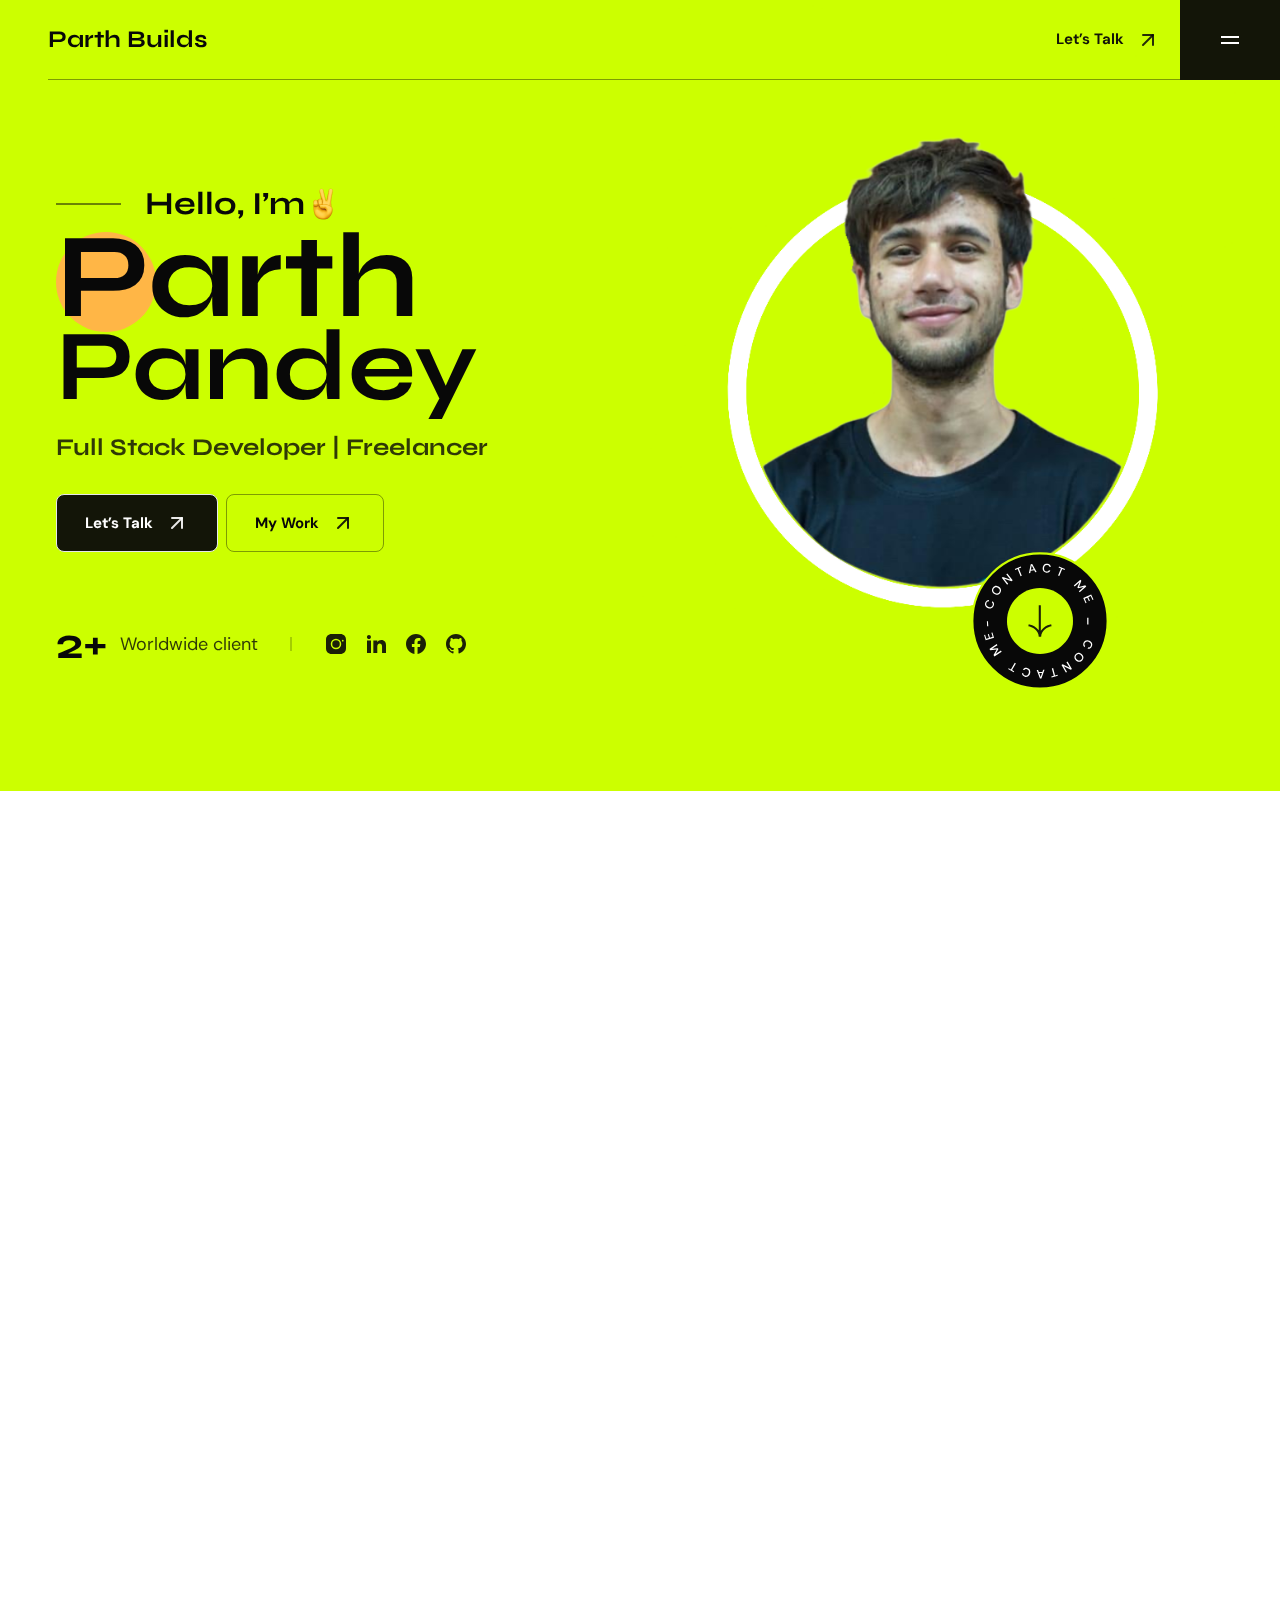
<file: index.html>
<!DOCTYPE html>
<html class="no-js" lang="en">

<head>
    <meta charset="utf-8" />
    <meta http-equiv="x-ua-compatible" content="ie=edge" />
    <title>Parth Builds - Building automations, websites, and SaaS to simplify workflows.</title>
    <meta name="AdsBot-Google" content="noindex follow" />
    <meta name="description" content="Parth Builds - Expert in automations, custom websites, and SaaS solutions designed to simplify workflows and achieve business goals." />
    <meta name="viewport" content="width=device-width, initial-scale=1, shrink-to-fit=no" />


    <!-- Favicon -->
    <link rel="shortcut icon" type="image/x-icon" href="assets/images/favicon.png" />

    <!-- CSS (Font, Vendor, Icon, Plugins & Style CSS files) -->

    <!-- Font CSS -->

    <link rel="preconnect" href="https://fonts.googleapis.com">
    <link rel="preconnect" href="https://fonts.gstatic.com" crossorigin>
    <link
        href="https://fonts.googleapis.com/css2?family=DM+Sans:ital,opsz,wght@0,9..40,100;0,9..40,200;0,9..40,300;0,9..40,400;0,9..40,500;0,9..40,600;0,9..40,700;0,9..40,800;0,9..40,900;0,9..40,1000;1,9..40,100;1,9..40,200;1,9..40,300;1,9..40,400;1,9..40,500;1,9..40,600;1,9..40,700;1,9..40,800;1,9..40,900;1,9..40,1000&family=Inter:wght@100;200;300;400;500;600;700;800;900&family=Poppins:ital,wght@0,100;0,200;0,300;0,400;0,500;0,600;0,700;0,800;0,900;1,100;1,200;1,300;1,400;1,500;1,600;1,700;1,800;1,900&family=Syne:wght@400;500;600;700;800&display=swap"
        rel="stylesheet">

    <!-- Plugins CSS (All Plugins Files) -->
    <link rel="stylesheet" href="assets/css/plugins/aos.css" />
    <link rel="stylesheet" href="assets/css/plugins/swiper-bundle.min.css" />


    <!-- Style CSS -->
    <link rel="stylesheet" href="assets/css/style.css" />

</head>

<body>
    <div class="overflow-x-hidden">
        <!-- Header start -->

        <header id="sticky-header" class="xl:pl-12 absolute left-0 top-0 w-full z-10">
            <div class="flex pl-4 xl:pl-0">

                <div class="flex-1 flex items-center justify-between border-b border-black-800 border-opacity-40">

                    <h3 class="text-black-800 font-bold font-Syne text-2xl ">
                        Parth Builds
                    </h3>

                    <!-- Link Start -->
                    <a href="contact.html"
                        class="flex items-center flex-wrap py-[6px] px-3 text-[15px] font-bold text-active leading-none mr-2 transition-all duration-300 hover:text-orange md:hover:text-white group">Let’s
                        Talk
                        <span class="inline-block ml-3 group-hover:animate-arrow-move-up">
                            <svg width="24" height="24" viewBox="0 0 24 24" fill="none"
                                xmlns="http://www.w3.org/2000/svg">
                                <path d="M7 17L17 7" stroke="currentColor" stroke-opacity="0.9" stroke-width="2"
                                    stroke-linecap="round" stroke-linejoin="round" />
                                <path d="M7 7H17V17" stroke="currentColor" stroke-opacity="0.9" stroke-width="2"
                                    stroke-linecap="round" stroke-linejoin="round" />
                            </svg>
                        </span>
                    </a>
                    <!-- Link End -->
                </div>



                <!-- Button Start -->
                <div id="offcanvas-toggle"
                    class="flex-none bg-active flex items-center flex-wrap justify-center py-7 px-[38px] cursor-pointer">
                    <button>
                        <svg width="24" height="24" viewBox="0 0 24 24" fill="none" xmlns="http://www.w3.org/2000/svg">
                            <rect x="3" y="8" width="18" height="2" fill="white" />
                            <rect x="3" y="14" width="18" height="2" fill="white" />
                        </svg>

                    </button>
                </div>
                <!-- Button End -->

            </div>
        </header>


        <!-- offcanvas-menu start -->
        <div id="offcanvas"
            class="offcanvas right-0 top-0 bottom-0 z-50 transform translate-x-full fixed h-full w-[350px] md:w-[460px] transition-all ease-in-out duration-300 bg-black-800 pl-8 flex flex-wrap flex-col justify-between">
            <!-- close button start -->

            <div>
                <div class="flex flex-wrap justify-between items-center border-b border-border-white mb-[80px]">
                    <h3 class="text-white font-bold font-Syne text-2xl">
                        Parth Builds
                    </h3>
                    <button id="offcanvas-close" class="offcanvas-close bg-primary py-7 px-[38px]"
                        aria-label="offcanvas">
                        <svg width="24" height="24" viewBox="0 0 24 24" fill="none" xmlns="http://www.w3.org/2000/svg">
                            <path fill-rule="evenodd" clip-rule="evenodd"
                                d="M19.2803 4.71967C19.5732 5.01256 19.5732 5.48744 19.2803 5.78033L5.78033 19.2803C5.48744 19.5732 5.01256 19.5732 4.71967 19.2803C4.42678 18.9874 4.42678 18.5126 4.71967 18.2197L18.2197 4.71967C18.5126 4.42678 18.9874 4.42678 19.2803 4.71967Z"
                                fill="white" />
                            <path fill-rule="evenodd" clip-rule="evenodd"
                                d="M4.71967 4.71967C5.01256 4.42678 5.48744 4.42678 5.78033 4.71967L19.2803 18.2197C19.5732 18.5126 19.5732 18.9874 19.2803 19.2803C18.9874 19.5732 18.5126 19.5732 18.2197 19.2803L4.71967 5.78033C4.42678 5.48744 4.42678 5.01256 4.71967 4.71967Z"
                                fill="white" />
                        </svg>
                    </button>
                </div>

                <!-- close button end -->

                <!-- offcanvas-menu start -->

                <nav class="offcanvas-menu mr-[40px] flex flex-wrap flex-col justify-between">
                    <ul>
                        <li class="border-b border-border-white py-4 group">
                            <a href="index.html"
                                class="text-white text-xl font-bold font-Syne leading-none flex flex-wrap items-center justify-between hover:text-orange transition duration-300">Home
                                <span class="inline-block group-hover:animate-arrow-move-up">
                                    <svg width="24" height="24" viewBox="0 0 24 24" fill="none"
                                        xmlns="http://www.w3.org/2000/svg">
                                        <path d="M7 17L17 7" stroke="currentColor" stroke-opacity="0.9" stroke-width="2"
                                            stroke-linecap="round" stroke-linejoin="round"></path>
                                        <path d="M7 7H17V17" stroke="currentColor" stroke-opacity="0.9" stroke-width="2"
                                            stroke-linecap="round" stroke-linejoin="round"></path>
                                    </svg>
                                </span>
                            </a>
                        </li>
                        <li class="border-b border-border-white py-4 group">
                            <a href="about.html"
                                class="text-white text-xl font-bold font-Syne leading-none flex flex-wrap items-center justify-between hover:text-orange transition duration-300">About
                                <span class="inline-block group-hover:animate-arrow-move-up">
                                    <svg width="24" height="24" viewBox="0 0 24 24" fill="none"
                                        xmlns="http://www.w3.org/2000/svg">
                                        <path d="M7 17L17 7" stroke="currentColor" stroke-opacity="0.9" stroke-width="2"
                                            stroke-linecap="round" stroke-linejoin="round"></path>
                                        <path d="M7 7H17V17" stroke="currentColor" stroke-opacity="0.9" stroke-width="2"
                                            stroke-linecap="round" stroke-linejoin="round"></path>
                                    </svg>
                                </span>
                            </a>

                        </li>
                        <li class="border-b border-border-white py-4 group">
                            <a href="projects.html"
                                class="text-white text-xl font-bold font-Syne leading-none flex flex-wrap items-center justify-between hover:text-orange transition duration-300">Project
                                <span class="inline-block group-hover:animate-arrow-move-up">
                                    <svg width="24" height="24" viewBox="0 0 24 24" fill="none"
                                        xmlns="http://www.w3.org/2000/svg">
                                        <path d="M7 17L17 7" stroke="currentColor" stroke-opacity="0.9" stroke-width="2"
                                            stroke-linecap="round" stroke-linejoin="round"></path>
                                        <path d="M7 7H17V17" stroke="currentColor" stroke-opacity="0.9" stroke-width="2"
                                            stroke-linecap="round" stroke-linejoin="round"></path>
                                    </svg>
                                </span>
                            </a>
                        </li>
                        <li class="border-b border-border-white py-4 group">
                            <a href="blog.html"
                                class="text-white text-xl font-bold font-Syne leading-none flex flex-wrap items-center justify-between hover:text-orange transition duration-300">Blog
                                <span class="inline-block group-hover:animate-arrow-move-up">
                                    <svg width="24" height="24" viewBox="0 0 24 24" fill="none"
                                        xmlns="http://www.w3.org/2000/svg">
                                        <path d="M7 17L17 7" stroke="currentColor" stroke-opacity="0.9" stroke-width="2"
                                            stroke-linecap="round" stroke-linejoin="round"></path>
                                        <path d="M7 7H17V17" stroke="currentColor" stroke-opacity="0.9" stroke-width="2"
                                            stroke-linecap="round" stroke-linejoin="round"></path>
                                    </svg>
                                </span>

                            </a>
                        </li>

                        <li class="border-b border-border-white py-4 group">
                            <a href="contact.html"
                                class="text-white text-xl font-bold font-Syne leading-none flex flex-wrap items-center justify-between hover:text-orange transition duration-300">Contact
                                <span class="inline-block group-hover:animate-arrow-move-up">
                                    <svg width="24" height="24" viewBox="0 0 24 24" fill="none"
                                        xmlns="http://www.w3.org/2000/svg">
                                        <path d="M7 17L17 7" stroke="currentColor" stroke-opacity="0.9" stroke-width="2"
                                            stroke-linecap="round" stroke-linejoin="round"></path>
                                        <path d="M7 7H17V17" stroke="currentColor" stroke-opacity="0.9" stroke-width="2"
                                            stroke-linecap="round" stroke-linejoin="round"></path>
                                    </svg>
                                </span>
                            </a>
                        </li>

                    </ul>
                </nav>

            </div>


            <nav class="pb-10">
                <ul class="flex flex-wrap gap-x-4 items-center">
                    <li>
                        <a href="https://instagram.com/parthbuilds" class="text-white hover:text-orange">
                            <svg width="24" height="24" viewBox="0 0 24 24" fill="none"
                                xmlns="http://www.w3.org/2000/svg">
                                <path
                                    d="M7.75 2C4.245 2 2 4.245 2 7.75v8.5C2 19.755 4.245 22 7.75 22h8.5C19.755 22 22 19.755 22 16.25v-8.5C22 4.245 19.755 2 16.25 2h-8.5zM12 6.75a5.25 5.25 0 110 10.5 5.25 5.25 0 010-10.5zm0 1.5a3.75 3.75 0 100 7.5 3.75 3.75 0 000-7.5zm6.75-.5a.875.875 0 110 1.75.875.875 0 010-1.75z"
                                    fill="currentColor" fill-opacity="0.9"></path>
                            </svg>
                        </a>
                    </li>
                    <li><a href="https://linkedin.com/in/parth-pandey-alpha" class="text-white hover:text-orange"><svg
                                width="24" height="24" viewBox="0 0 24 24" fill="none"
                                xmlns="http://www.w3.org/2000/svg">
                                <path
                                    d="M6.94043 5.00002C6.94017 5.53046 6.7292 6.03906 6.35394 6.41394C5.97868 6.78883 5.46986 6.99929 4.93943 6.99902C4.409 6.99876 3.90039 6.78779 3.52551 6.41253C3.15062 6.03727 2.94016 5.52846 2.94043 4.99802C2.9407 4.46759 3.15166 3.95899 3.52692 3.5841C3.90218 3.20922 4.411 2.99876 4.94143 2.99902C5.47186 2.99929 5.98047 3.21026 6.35535 3.58552C6.73024 3.96078 6.9407 4.46959 6.94043 5.00002ZM7.00043 8.48002H3.00043V21H7.00043V8.48002ZM13.3204 8.48002H9.34043V21H13.2804V14.43C13.2804 10.77 18.0504 10.43 18.0504 14.43V21H22.0004V13.07C22.0004 6.90002 14.9404 7.13002 13.2804 10.16L13.3204 8.48002Z"
                                    fill="currentColor" fill-opacity="0.9"></path>
                            </svg>
                        </a></li>
                    <a href="https://facebook.com/Parth-builds" class="text-white hover:text-orange">
                        <svg width="24" height="24" viewBox="0 0 24 24" fill="none" xmlns="http://www.w3.org/2000/svg">
                            <path
                                d="M22 12C22 6.477 17.523 2 12 2S2 6.477 2 12c0 4.991 3.657 9.128 8.438 9.878v-6.991h-2.54v-2.887h2.54V9.908c0-2.506 1.492-3.89 3.776-3.89 1.094 0 2.239.195 2.239.195v2.46h-1.26c-1.242 0-1.628.772-1.628 1.561v1.874h2.773l-.443 2.887h-2.33V21.88C18.343 21.13 22 16.991 22 12z"
                                fill="currentColor" fill-opacity="0.9"></path>
                        </svg>
                    </a>
                    </li>
                    <li><a href="https://github.com/parthbuilds" class="text-white hover:text-orange"><svg width="24"
                                height="24" viewBox="0 0 24 24" fill="none" xmlns="http://www.w3.org/2000/svg">
                                <path
                                    d="M12.001 2C6.47598 2 2.00098 6.475 2.00098 12C1.99977 14.0992 2.65958 16.1454 3.88679 17.8484C5.114 19.5515 6.84631 20.8249 8.83798 21.488C9.33798 21.575 9.52598 21.275 9.52598 21.012C9.52598 20.775 9.51298 19.988 9.51298 19.15C7.00098 19.613 6.35098 18.538 6.15098 17.975C6.03798 17.687 5.55098 16.8 5.12598 16.562C4.77598 16.375 4.27598 15.912 5.11298 15.9C5.90098 15.887 6.46298 16.625 6.65098 16.925C7.55098 18.437 8.98798 18.012 9.56298 17.75C9.65098 17.1 9.91298 16.663 10.201 16.413C7.97598 16.163 5.65098 15.3 5.65098 11.475C5.65098 10.387 6.03798 9.488 6.67598 8.788C6.57598 8.538 6.22598 7.513 6.77598 6.138C6.77598 6.138 7.61298 5.875 9.52598 7.162C10.3401 6.9364 11.1812 6.82302 12.026 6.825C12.876 6.825 13.726 6.937 14.526 7.162C16.439 5.862 17.276 6.138 17.276 6.138C17.826 7.513 17.476 8.538 17.376 8.788C18.013 9.488 18.401 10.375 18.401 11.475C18.401 15.313 16.064 16.163 13.839 16.413C14.201 16.725 14.514 17.325 14.514 18.263C14.514 19.6 14.501 20.675 14.501 21.013C14.501 21.275 14.689 21.587 15.189 21.487C17.1738 20.8166 18.8985 19.5408 20.1203 17.8389C21.3421 16.1371 21.9995 14.095 22 12C22 6.475 17.525 2 12 2H12.001Z"
                                    fill="currentColor" fill-opacity="0.9"></path>
                            </svg>
                        </a></li>
                </ul>
            </nav>
        </div>
        <!-- offcanvas-menu end -->

        <!-- Header end -->

        <!-- Hero section start -->
        <section class="bg-secondary relative pt-[140px] pb-[125px]">

            <div class="container">
                <div class="grid grid-cols-1 2xl:-mx-4">
                    <div class="xl:pt-12">
                        <span
                            class="font-Syne text-black-800 font-bold text-2xl lg:text-[32px] leading-none flex flex-wrap items-center mb-3"
                            data-aos="fade-right" data-aos-delay="300">
                            <span class="mr-6">
                                <svg xmlns="http://www.w3.org/2000/svg" width="65" height="2" viewBox="0 0 65 2"
                                    fill="none">
                                    <path d="M0 1H65" stroke="#080808" />
                                </svg>
                            </span>

                            Hello, I’m
                            <img class="ml-2" src="assets/images/icon/victory.png" alt="icon">
                        </span>
                        <h1 class="relative z-[1] font-Syne text-black-800 font-bold text-[80px] lg:text-[100px] xl:text-[120px] 2xl:text-[140px] leading-[64px] lg:leading-[80px] xl:leading-[90px] 2xl:leading-[110px] 2xl:before:w-[120px] xl:before:w-[100px] 2xl:before:h-[120px] xl:before:h-[100px] before:rounded-full before:bg-primary before:block before:absolute before:top-[0px] before:left-0 before:-z-[1] lg:before:w-[85px] lg:before:h-[85px] before:w-[70px] before:h-[70px]"
                            data-aos="fade-right" data-aos-delay="400">
                            Parth
                            <!-- <br /> Henry -->
                        </h1>
                        <h2 class="font-Syne text-black-800 font-bold text-[80px] lg:text-[100px] xl:text-[100px] 2xl:text-[120px] leading-[64px] lg:leading-[80px] xl:leading-[90px] 2xl:leading-[110px] mb-[20px]"
                            data-aos="fade-right" data-aos-delay="600">Pandey</h2>
                        <p class="font-Syne text-black-700 font-bold text-lg md:text-xl xl:text-2xl leading-tight mb-[30px]"
                            data-aos="fade-right" data-aos-delay="800">Full Stack Developer | Freelancer </p>

                        <div class="flex flex-wrap mb-[50px] md:mb-[60px] xl:mb-[70px] 2xl:mb-[80px]">
                            <!-- Link Start -->
                            <span data-aos="fade-right" data-aos-delay="1000">
                                <a href="contact.html" class="flex items-center flex-wrap btn-primary mr-2 group">Let’s
                                    Talk
                                    <span class="inline-block ml-3 group-hover:animate-arrow-move-up">
                                        <svg width="24" height="24" viewBox="0 0 24 24" fill="none"
                                            xmlns="http://www.w3.org/2000/svg">
                                            <path d="M7 17L17 7" stroke="currentColor" stroke-opacity="0.9"
                                                stroke-width="2" stroke-linecap="round" stroke-linejoin="round" />
                                            <path d="M7 7H17V17" stroke="currentColor" stroke-opacity="0.9"
                                                stroke-width="2" stroke-linecap="round" stroke-linejoin="round" />
                                        </svg>
                                    </span>
                                </a>
                            </span>
                            <!-- Link End -->

                            <!-- Link Start -->
                            <span data-aos="fade-right" data-aos-delay="1200">
                                <a href="projects.html" class="flex items-center flex-wrap btn-primary-outline group">
                                    My Work
                                    <span class="inline-block ml-3 group-hover:animate-arrow-move-up">
                                        <svg width="24" height="24" viewBox="0 0 24 24" fill="none"
                                            xmlns="http://www.w3.org/2000/svg">
                                            <path d="M7 17L17 7" stroke="currentColor" stroke-opacity="0.9"
                                                stroke-width="2" stroke-linecap="round" stroke-linejoin="round" />
                                            <path d="M7 7H17V17" stroke="currentColor" stroke-opacity="0.9"
                                                stroke-width="2" stroke-linecap="round" stroke-linejoin="round" />
                                        </svg>
                                    </span>
                                </a>
                            </span>
                            <!-- Link End -->
                        </div>

                        <div class="flex flex-wrap items-center" data-aos="fade-right" data-aos-delay="1400">
                            <div class="flex flex-wrap items-center">
                                <span class="font-Syne text-black-800 font-bold text-[44px] leading-none">
                                    <span class="counter">10</span>+</span>
                                <span class="text-lg text-black-700 ml-3">Worldwide client</span>
                                <span class="mx-8">
                                    <svg xmlns="http://www.w3.org/2000/svg" width="2" height="14" viewBox="0 0 2 14"
                                        fill="none">
                                        <path d="M1 0L1 14" stroke="#080808" stroke-opacity="0.4" />
                                    </svg>
                                </span>
                            </div>
                            <div class="mt-5 sm:mt-0">
                                <ul class="flex flex-wrap gap-x-4 items-center">
                                    <li>
                                        <a href="https://instagram.com/parthbuilds"
                                            class="text-black-800 hover:text-orange">
                                            <svg width="24" height="24" viewBox="0 0 24 24" fill="none"
                                                xmlns="http://www.w3.org/2000/svg">
                                                <path
                                                    d="M7.75 2C4.245 2 2 4.245 2 7.75v8.5C2 19.755 4.245 22 7.75 22h8.5C19.755 22 22 19.755 22 16.25v-8.5C22 4.245 19.755 2 16.25 2h-8.5zM12 6.75a5.25 5.25 0 110 10.5 5.25 5.25 0 010-10.5zm0 1.5a3.75 3.75 0 100 7.5 3.75 3.75 0 000-7.5zm6.75-.5a.875.875 0 110 1.75.875.875 0 010-1.75z"
                                                    fill="currentColor" fill-opacity="0.9"></path>
                                            </svg>
                                        </a>
                                    </li>
                                    <li><a href="https://linkedin.com/in/parth-pandey-alpha"
                                            class="text-black-800 hover:text-orange"><svg width="24" height="24"
                                                viewBox="0 0 24 24" fill="none" xmlns="http://www.w3.org/2000/svg">
                                                <path
                                                    d="M6.94043 5.00002C6.94017 5.53046 6.7292 6.03906 6.35394 6.41394C5.97868 6.78883 5.46986 6.99929 4.93943 6.99902C4.409 6.99876 3.90039 6.78779 3.52551 6.41253C3.15062 6.03727 2.94016 5.52846 2.94043 4.99802C2.9407 4.46759 3.15166 3.95899 3.52692 3.5841C3.90218 3.20922 4.411 2.99876 4.94143 2.99902C5.47186 2.99929 5.98047 3.21026 6.35535 3.58552C6.73024 3.96078 6.9407 4.46959 6.94043 5.00002ZM7.00043 8.48002H3.00043V21H7.00043V8.48002ZM13.3204 8.48002H9.34043V21H13.2804V14.43C13.2804 10.77 18.0504 10.43 18.0504 14.43V21H22.0004V13.07C22.0004 6.90002 14.9404 7.13002 13.2804 10.16L13.3204 8.48002Z"
                                                    fill="currentColor" fill-opacity="0.9"></path>
                                            </svg>
                                        </a></li>
                                    <a href="https://facebook.com/Parth-builds"
                                        class="text-black-800 hover:text-orange">
                                        <svg width="24" height="24" viewBox="0 0 24 24" fill="none"
                                            xmlns="http://www.w3.org/2000/svg">
                                            <path
                                                d="M22 12C22 6.477 17.523 2 12 2S2 6.477 2 12c0 4.991 3.657 9.128 8.438 9.878v-6.991h-2.54v-2.887h2.54V9.908c0-2.506 1.492-3.89 3.776-3.89 1.094 0 2.239.195 2.239.195v2.46h-1.26c-1.242 0-1.628.772-1.628 1.561v1.874h2.773l-.443 2.887h-2.33V21.88C18.343 21.13 22 16.991 22 12z"
                                                fill="currentColor" fill-opacity="0.9"></path>
                                        </svg>
                                    </a>
                                    </li>
                                    <li><a href="https://github.com/parthbuilds"
                                            class="text-black-800 hover:text-orange"><svg width="24" height="24"
                                                viewBox="0 0 24 24" fill="none" xmlns="http://www.w3.org/2000/svg">
                                                <path
                                                    d="M12.001 2C6.47598 2 2.00098 6.475 2.00098 12C1.99977 14.0992 2.65958 16.1454 3.88679 17.8484C5.114 19.5515 6.84631 20.8249 8.83798 21.488C9.33798 21.575 9.52598 21.275 9.52598 21.012C9.52598 20.775 9.51298 19.988 9.51298 19.15C7.00098 19.613 6.35098 18.538 6.15098 17.975C6.03798 17.687 5.55098 16.8 5.12598 16.562C4.77598 16.375 4.27598 15.912 5.11298 15.9C5.90098 15.887 6.46298 16.625 6.65098 16.925C7.55098 18.437 8.98798 18.012 9.56298 17.75C9.65098 17.1 9.91298 16.663 10.201 16.413C7.97598 16.163 5.65098 15.3 5.65098 11.475C5.65098 10.387 6.03798 9.488 6.67598 8.788C6.57598 8.538 6.22598 7.513 6.77598 6.138C6.77598 6.138 7.61298 5.875 9.52598 7.162C10.3401 6.9364 11.1812 6.82302 12.026 6.825C12.876 6.825 13.726 6.937 14.526 7.162C16.439 5.862 17.276 6.138 17.276 6.138C17.826 7.513 17.476 8.538 17.376 8.788C18.013 9.488 18.401 10.375 18.401 11.475C18.401 15.313 16.064 16.163 13.839 16.413C14.201 16.725 14.514 17.325 14.514 18.263C14.514 19.6 14.501 20.675 14.501 21.013C14.501 21.275 14.689 21.587 15.189 21.487C17.1738 20.8166 18.8985 19.5408 20.1203 17.8389C21.3421 16.1371 21.9995 14.095 22 12C22 6.475 17.525 2 12 2H12.001Z"
                                                    fill="currentColor" fill-opacity="0.9"></path>
                                            </svg>
                                        </a></li>
                                </ul>
                            </div>
                        </div>
                    </div>
                </div>
            </div>

            <div class="hidden md:block">
                <img class="absolute top-0 right-0 md:max-w-[420px] lg:max-w-[570px] xl:max-w-[650px] 2xl:max-w-[initial]"
                    data-aos="fade-left" src="assets/images/hero/hero.png" alt="hero Image">

                <a href="contact.html">
                    <svg class="absolute bottom-[200px] lg:bottom-[80px] xl:bottom-[80px] right-[40px] lg:right-[150px] xl:right-[150px]"
                        width="180" height="180" viewBox="0 0 180 180" fill="none" xmlns="http://www.w3.org/2000/svg">
                        <g class="animate-spin origin-center">

                            <path
                                d="M157.631 90C157.631 127.352 127.352 157.632 89.9995 157.632C52.6476 157.632 22.3678 127.352 22.3678 90C22.3678 52.6481 52.6476 22.3683 89.9995 22.3683C127.352 22.3683 157.631 52.6481 157.631 90Z"
                                fill="#080808" stroke="#CCFF00" stroke-width="2.08333" stroke-miterlimit="10" />
                            <path
                                d="M43.7883 74.5846C43.5199 75.4042 43.1104 76.0554 42.5597 76.5383C42.0037 77.0107 41.3536 77.3039 40.6095 77.4181C39.8574 77.5296 39.0598 77.4474 38.2165 77.1713C37.3654 76.8927 36.6735 76.4873 36.141 75.9552C35.6005 75.4205 35.2458 74.7983 35.0767 74.0886C34.9103 73.3709 34.9612 72.6023 35.2295 71.7827C35.5469 70.8133 36.0426 70.0987 36.7167 69.6388C37.3908 69.1789 38.1805 69.0055 39.0858 69.1186L38.6292 70.5135C38.1123 70.4665 37.6527 70.5778 37.2503 70.8474C36.8479 71.1171 36.5474 71.5553 36.3487 72.1622C36.0778 72.9897 36.1474 73.7367 36.5574 74.4032C36.9596 75.0671 37.6532 75.5603 38.6384 75.8828C39.6156 76.2027 40.4627 76.2139 41.1796 75.9163C41.8965 75.6188 42.3905 75.0562 42.6614 74.2287C42.86 73.6219 42.8847 73.0934 42.7354 72.6431C42.5862 72.1929 42.2971 71.8365 41.8682 71.5739L42.3249 70.179C43.0903 70.6128 43.6049 71.2132 43.8687 71.9801C44.1324 72.7471 44.1056 73.6152 43.7883 74.5846Z"
                                fill="white" />
                            <path
                                d="M50.1726 61.9256C49.6756 62.6305 49.0849 63.1374 48.4004 63.4462C47.7159 63.7551 46.9941 63.8651 46.2348 63.7763C45.4688 63.6826 44.7232 63.3802 43.998 62.8689C43.2728 62.3576 42.7408 61.7594 42.4021 61.0741C42.0566 60.3841 41.9143 59.6648 41.9752 58.9163C42.0362 58.1679 42.3151 57.4412 42.812 56.7363C43.309 56.0315 43.8997 55.5246 44.5842 55.2158C45.2687 54.9069 45.9915 54.8027 46.7528 54.9031C47.512 54.9919 48.2542 55.292 48.9794 55.8032C49.7046 56.3145 50.24 56.9152 50.5855 57.6052C50.929 58.2837 51.0703 58.9972 51.0094 59.7456C50.9484 60.4941 50.6695 61.2208 50.1726 61.9256ZM49.2067 61.2447C49.5508 60.7567 49.741 60.2567 49.7774 59.7446C49.8185 59.2257 49.7074 58.7212 49.4441 58.2312C49.1808 57.7411 48.7679 57.2978 48.2053 56.9012C47.6428 56.5046 47.0865 56.2646 46.5365 56.1812C45.9865 56.0979 45.474 56.1627 44.9991 56.3758C44.529 56.5821 44.1219 56.9293 43.7779 57.4173C43.4338 57.9053 43.2412 58.4087 43.2001 58.9276C43.1589 59.4465 43.27 59.951 43.5333 60.441C43.8014 60.9242 44.2167 61.3642 44.7793 61.7608C45.3418 62.1574 45.8957 62.4008 46.4409 62.4909C46.9909 62.5743 47.5034 62.5094 47.9783 62.2963C48.4532 62.0832 48.8627 61.7327 49.2067 61.2447Z"
                                fill="white" />
                            <path
                                d="M57.1532 53.6456L51.7944 46.7785L52.8343 45.967L60.3121 48.4499L56.2777 43.28L57.3175 42.4685L62.6763 49.3356L61.6365 50.1471L54.1587 47.6642L58.1931 52.8341L57.1532 53.6456Z"
                                fill="white" />
                            <path
                                d="M70.5729 45.1508L67.6243 38.1023L65.248 39.0964L64.835 38.1092L70.793 35.6168L71.206 36.604L68.8412 37.5933L71.7898 44.6418L70.5729 45.1508Z"
                                fill="white" />
                            <path
                                d="M78.8716 42.2432L80.7576 33.1533L82.1851 32.9397L86.6248 41.083L85.2465 41.2892L84.1931 39.2953L80.6734 39.822L80.2499 42.0369L78.8716 42.2432ZM80.8879 38.733L83.6692 38.3168L81.6911 34.599L80.8879 38.733Z"
                                fill="white" />
                            <path
                                d="M96.3093 41.6882C95.4534 41.5795 94.7363 41.3002 94.1579 40.8504C93.5887 40.3935 93.1778 39.8103 92.925 39.1008C92.6734 38.3831 92.6034 37.584 92.7153 36.7034C92.8282 35.8146 93.0957 35.0584 93.5178 34.4346C93.9409 33.8026 94.4851 33.3366 95.1504 33.0364C95.824 32.7373 96.5887 32.6421 97.4445 32.7508C98.4568 32.8794 99.2525 33.2313 99.8317 33.8066C100.411 34.382 100.73 35.125 100.79 36.0357L99.3337 35.8507C99.2823 35.3341 99.0861 34.9036 98.7452 34.5592C98.4042 34.2149 97.9169 34.0025 97.2832 33.922C96.4191 33.8122 95.6984 34.0217 95.1212 34.5505C94.5449 35.071 94.1915 35.8456 94.0608 36.8743C93.9312 37.8948 94.0803 38.7291 94.5081 39.3772C94.9359 40.0252 95.5818 40.4041 96.4459 40.5139C97.0796 40.5944 97.6035 40.5188 98.0176 40.287C98.4317 40.0553 98.7272 39.704 98.9041 39.2331L100.361 39.4181C100.079 40.252 99.5866 40.871 98.8831 41.275C98.1795 41.679 97.3216 41.8168 96.3093 41.6882Z"
                                fill="white" />
                            <path
                                d="M108.074 44.5801L110.985 37.5128L108.603 36.5314L109.01 35.5415L114.984 38.0021L114.576 38.992L112.205 38.0153L109.294 45.0827L108.074 44.5801Z"
                                fill="white" />
                            <path
                                d="M123.795 54.407L130.354 48.6754L131.378 49.8467L128.952 55.883L135.251 54.2787L136.274 55.45L129.715 61.1815L128.847 60.1883L133.692 55.9552L128.032 57.3643L127.361 56.596L129.498 51.1752L124.663 55.4002L123.795 54.407Z"
                                fill="white" />
                            <path
                                d="M133.257 67.1066L141.164 63.4523L143.487 68.4788L142.516 68.9278L140.746 65.0986L138.283 66.2366L139.897 69.727L138.948 70.1655L137.335 66.6752L134.782 67.855L136.552 71.6842L135.58 72.1332L133.257 67.1066Z"
                                fill="white" />
                            <path d="M137.181 86.6396L138.426 86.6423L138.411 93.4738L137.167 93.4711L137.181 86.6396Z"
                                fill="white" />
                            <path
                                d="M133.683 111.594C134.061 110.818 134.556 110.229 135.168 109.826C135.783 109.434 136.468 109.232 137.221 109.221C137.981 109.213 138.761 109.404 139.558 109.792C140.364 110.185 140.994 110.681 141.449 111.282C141.912 111.885 142.178 112.55 142.248 113.277C142.315 114.011 142.16 114.766 141.782 115.541C141.335 116.458 140.746 117.099 140.015 117.462C139.284 117.826 138.477 117.89 137.596 117.654L138.239 116.334C138.745 116.451 139.215 116.404 139.651 116.192C140.087 115.979 140.445 115.586 140.724 115.012C141.106 114.229 141.139 113.479 140.824 112.763C140.516 112.05 139.896 111.466 138.964 111.012C138.04 110.561 137.202 110.434 136.45 110.631C135.699 110.828 135.133 111.318 134.751 112.101C134.471 112.675 134.375 113.195 134.461 113.662C134.547 114.128 134.785 114.521 135.174 114.84L134.531 116.16C133.832 115.625 133.404 114.96 133.247 114.164C133.091 113.368 133.236 112.511 133.683 111.594Z"
                                fill="white" />
                            <path
                                d="M125.614 123.254C126.204 122.624 126.859 122.203 127.58 121.991C128.3 121.78 129.031 121.77 129.771 121.962C130.517 122.161 131.214 122.563 131.862 123.169C132.51 123.776 132.955 124.442 133.197 125.167C133.444 125.898 133.486 126.631 133.323 127.364C133.159 128.097 132.783 128.779 132.194 129.409C131.604 130.039 130.949 130.46 130.228 130.672C129.508 130.884 128.777 130.887 128.037 130.683C127.297 130.491 126.602 130.091 125.954 129.485C125.306 128.878 124.858 128.21 124.611 127.478C124.364 126.759 124.322 126.032 124.485 125.299C124.649 124.566 125.025 123.884 125.614 123.254ZM126.478 124.062C126.07 124.498 125.812 124.967 125.706 125.47C125.594 125.978 125.634 126.493 125.828 127.015C126.021 127.537 126.369 128.033 126.872 128.503C127.375 128.974 127.893 129.288 128.427 129.446C128.96 129.605 129.477 129.611 129.977 129.465C130.471 129.325 130.922 129.037 131.33 128.601C131.738 128.165 131.998 127.693 132.111 127.184C132.223 126.676 132.182 126.161 131.989 125.639C131.789 125.123 131.439 124.63 130.936 124.16C130.433 123.689 129.918 123.372 129.39 123.208C128.856 123.049 128.339 123.043 127.84 123.189C127.34 123.335 126.886 123.626 126.478 124.062Z"
                                fill="white" />
                            <path
                                d="M117.563 130.504L121.936 138.038L120.795 138.7L113.725 135.221L117.017 140.893L115.876 141.555L111.503 134.021L112.644 133.358L119.714 136.838L116.422 131.166L117.563 130.504Z"
                                fill="white" />
                            <path
                                d="M103.11 137.094L105.066 144.482L107.557 143.822L107.831 144.857L101.586 146.511L101.312 145.476L103.79 144.819L101.834 137.431L103.11 137.094Z"
                                fill="white" />
                            <path
                                d="M94.5093 138.832L91.3962 147.578L89.9528 147.594L86.6703 138.92L88.0639 138.904L88.8342 141.024L92.3929 140.984L93.1157 138.848L94.5093 138.832ZM92.0312 142.033L89.2191 142.065L90.6695 146.018L92.0312 142.033Z"
                                fill="white" />
                            <path
                                d="M77.1843 137.002C78.0177 137.224 78.6908 137.597 79.2035 138.121C79.7061 138.65 80.0349 139.283 80.1901 140.02C80.3432 140.764 80.3052 141.566 80.0762 142.423C79.8451 143.289 79.4785 144.002 78.9766 144.563C78.4725 145.133 77.8707 145.521 77.1713 145.73C76.4638 145.936 75.6933 145.927 74.8599 145.705C73.8742 145.441 73.133 144.986 72.6364 144.338C72.1397 143.69 71.9228 142.911 71.9857 142.001L73.4041 142.38C73.3858 142.898 73.5224 143.351 73.814 143.738C74.1055 144.125 74.5598 144.401 75.1769 144.566C76.0183 144.791 76.7605 144.68 77.4035 144.233C78.0443 143.795 78.4984 143.075 78.766 142.073C79.0314 141.079 78.9956 140.233 78.6588 139.533C78.3219 138.834 77.7327 138.372 76.8913 138.147C76.2742 137.982 75.745 137.987 75.3036 138.161C74.8622 138.335 74.5223 138.643 74.2838 139.086L72.8654 138.707C73.2563 137.919 73.8274 137.372 74.5787 137.066C75.3301 136.76 76.1986 136.739 77.1843 137.002Z"
                                fill="white" />
                            <path
                                d="M65.8866 132.522L62.0282 139.116L64.2512 140.417L63.7107 141.34L58.1373 138.079L58.6777 137.155L60.8899 138.45L64.7483 131.856L65.8866 132.522Z"
                                fill="white" />
                            <path
                                d="M51.6575 120.629L44.3842 125.419L43.5287 124.121L46.7486 118.469L40.2915 119.206L39.436 117.907L46.7093 113.116L47.4348 114.218L42.0629 117.756L47.8604 117.126L48.4216 117.978L45.5706 123.059L50.9321 119.527L51.6575 120.629Z"
                                fill="white" />
                            <path
                                d="M44.0233 106.773L35.696 109.316L34.0791 104.022L35.1022 103.71L36.3339 107.743L38.9273 106.95L37.8045 103.275L38.8038 102.969L39.9266 106.645L42.6151 105.824L41.3833 101.791L42.4064 101.479L44.0233 106.773Z"
                                fill="white" />
                            <path d="M38.2513 95.1897L37.1449 95.2462L36.8866 90.1867L37.993 90.1302L38.2513 95.1897Z"
                                fill="white" />

                        </g>
                        <g>

                            <path
                                d="M89.9999 123.016C108.234 123.016 123.016 108.234 123.016 89.9999C123.016 71.7654 108.234 56.9834 89.9999 56.9834C71.7654 56.9834 56.9834 71.7654 56.9834 89.9999C56.9834 108.234 71.7654 123.016 89.9999 123.016Z"
                                fill="#CCFF00 " />
                            <path fill-rule="evenodd" clip-rule="evenodd"
                                d="M89.0556 105.833H88.7517C88.7517 102.454 87.0878 100.016 84.9217 98.2993C82.7319 96.5641 80.0806 95.6169 78.3337 95.2864L78.721 93.2394C80.7295 93.6194 83.7111 94.6819 86.2156 96.6665C87.1483 97.4056 88.0215 98.2792 88.7523 99.2971V74.1667H90.8356V99.7399C91.622 98.5303 92.6098 97.5106 93.6751 96.6665C96.1795 94.6819 99.1612 93.6194 101.17 93.2394L101.557 95.2864C99.8101 95.6169 97.1587 96.5641 94.969 98.2993C92.8028 100.016 91.1389 102.454 91.1389 105.833H90.835H89.0556Z"
                                fill="#080808" fill-opacity="0.9" />
                        </g>
                    </svg>
                </a>

            </div>






        </section>
        <!-- Hero section end -->


        <!-- Service start -->
        <section class="py-[120px]">
            <div class="container">
                <div class="grid grid-cols-12 gap-6 2xl:gap-0 mb-12 items-center" data-aos="fade-up">
                    <div class="col-span-12 lg:col-span-6 xl:col-span-6">
                        <div class="font-bold font-Syne leading-none flex flex-wrap flex-col gap-y-2">
                            <span class="text-orange text-xl">Services</span>
                            <h3
                                class="text-black-800 text-4xl lg:text-5xl xl:text-[64px] tracking-[-1.5px] relative before:rounded-full before:bg-primary before:block before:absolute before:top-[2px] before:left-0 before:-z-[1] before:w-[36px] lg:before:w-[48px] xl:before:w-[60px] before:h-[36px] lg:before:h-[48px] xl:before:h-[60px]">
                                My specialties
                            </h3>
                        </div>

                    </div>
                    <div class="col-span-12 lg:col-span-6 xl:col-span-6">
                        <p class="paragraph">
                            Specializing in crafting efficient automation solutions and modern,
                            user-focused websites to streamline business operations. </p>
                        <p class="paragraph">Combining development expertise with marketing strategies to drive growth
                            and digital transformation.</p>
                    </div>
                </div>

                <div class="grid grid-cols-12 gap-6">
                    <div class="col-span-12 xl:col-span-8">
                        <div class="grid sm:grid-cols-2 md:grid-cols-3 gap-6">

                            <!-- service Item -->

                            <div class="px-6 py-7 bg-black-500 rounded-lg transition-all hover:shadow-2xl hover:bg-white group"
                                data-aos="fade-up" data-aos-delay="500">
                                <!-- Icon -->
                                <div
                                    class="w-12 h-12 bg-white rounded-full shadow flex flex-wrap items-center justify-center transition-all group-hover:bg-black-500 mb-8">
                                    <svg width="24" height="24" viewBox="0 0 24 24" fill="none"
                                        xmlns="http://www.w3.org/2000/svg">
                                        <path fill-rule="evenodd" clip-rule="evenodd"
                                            d="M4.875 3.75C4.875 2.09314 6.21814 0.75 7.875 0.75H16.125C17.7819 0.75 19.125 2.09314 19.125 3.75V20.25C19.125 21.9069 17.7819 23.25 16.125 23.25H7.875C6.21814 23.25 4.875 21.9069 4.875 20.25V3.75ZM7.875 2.25C7.04659 2.25 6.375 2.92157 6.375 3.75V20.25C6.375 21.0784 7.04659 21.75 7.875 21.75H16.125C16.9534 21.75 17.625 21.0784 17.625 20.25V3.75C17.625 2.92157 16.9534 2.25 16.125 2.25H7.875Z"
                                            fill="#080808" fill-opacity="0.9" />
                                        <path
                                            d="M12.75 4.5C12.75 4.91422 12.4142 5.25 12 5.25C11.5858 5.25 11.25 4.91422 11.25 4.5C11.25 4.08578 11.5858 3.75 12 3.75C12.4142 3.75 12.75 4.08578 12.75 4.5Z"
                                            fill="#007F73" />
                                        <path
                                            d="M13.5 19.875C13.9142 19.875 14.25 19.5392 14.25 19.125C14.25 18.7108 13.9142 18.375 13.5 18.375H10.5C10.0858 18.375 9.75 18.7108 9.75 19.125C9.75 19.5392 10.0858 19.875 10.5 19.875H13.5Z"
                                            fill="#007F73" />
                                    </svg>

                                </div>

                                <!-- Icon End -->
                                <h4>
                                    <a href="projects.html"
                                        class="flex flex-wrap items-end justify-between font-bold text-xl font-Syne text-black-800 group-hover:text-orange transition-all">
                                        Custom <br /> Automation

                                        <span
                                            class="text-black-text-600 group-hover:text-orange group-hover:animate-arrow-move-up">
                                            <svg width="24" height="24" viewBox="0 0 24 24" fill="none"
                                                xmlns="http://www.w3.org/2000/svg">
                                                <path class="transition-all" d="M7 17L17 7" stroke="currentColor"
                                                    stroke-opacity="0.6" stroke-width="2" stroke-linecap="round"
                                                    stroke-linejoin="round" />
                                                <path class="transition-all" d="M7 7H17V17" stroke="currentColor"
                                                    stroke-opacity="0.6" stroke-width="2" stroke-linecap="round"
                                                    stroke-linejoin="round" />
                                            </svg>

                                        </span>
                                    </a>
                                </h4>
                            </div>

                            <!-- service Item End -->

                            <!-- service Item -->

                            <div class="px-6 py-7 bg-black-500 rounded-lg transition-all hover:shadow-2xl hover:bg-white group"
                                data-aos="fade-up" data-aos-delay="700">
                                <!-- Icon -->
                                <div
                                    class="w-12 h-12 bg-white rounded-full shadow flex flex-wrap items-center justify-center transition-all group-hover:bg-black-500 mb-8">

                                    <svg width="24" height="24" viewBox="0 0 24 24" fill="none"
                                        xmlns="http://www.w3.org/2000/svg">
                                        <g clip-path="url(#clip0_1513_4913)">
                                            <path
                                                d="M23.25 24H6.75C6.55109 24 6.36032 23.921 6.21967 23.7803C6.07902 23.6397 6 23.4489 6 23.25V10.5C6 10.3011 6.07902 10.1103 6.21967 9.96967C6.36032 9.82902 6.55109 9.75 6.75 9.75H23.25C23.4489 9.75 23.6397 9.82902 23.7803 9.96967C23.921 10.1103 24 10.3011 24 10.5V23.25C24 23.4489 23.921 23.6397 23.7803 23.7803C23.6397 23.921 23.4489 24 23.25 24ZM7.5 22.5H22.5V11.25H7.5V22.5Z"
                                                fill="#080808" fill-opacity="0.9" />
                                            <path
                                                d="M6.75 18H3C2.20435 18 1.44129 17.6839 0.87868 17.1213C0.316071 16.5587 0 15.7956 0 15V3C0 2.20435 0.316071 1.44129 0.87868 0.87868C1.44129 0.316071 2.20435 0 3 0L10.5 0C11.2956 0 12.0587 0.316071 12.6213 0.87868C13.1839 1.44129 13.5 2.20435 13.5 3V7.5C13.5 7.69891 13.421 7.88968 13.2803 8.03033C13.1397 8.17098 12.9489 8.25 12.75 8.25C12.5511 8.25 12.3603 8.17098 12.2197 8.03033C12.079 7.88968 12 7.69891 12 7.5V3C12 2.60218 11.842 2.22064 11.5607 1.93934C11.2794 1.65804 10.8978 1.5 10.5 1.5H3C2.60218 1.5 2.22064 1.65804 1.93934 1.93934C1.65804 2.22064 1.5 2.60218 1.5 3V15C1.5 15.3978 1.65804 15.7794 1.93934 16.0607C2.22064 16.342 2.60218 16.5 3 16.5H6.75C6.94891 16.5 7.13968 16.579 7.28033 16.7197C7.42098 16.8603 7.5 17.0511 7.5 17.25C7.5 17.4489 7.42098 17.6397 7.28033 17.7803C7.13968 17.921 6.94891 18 6.75 18Z"
                                                fill="#080808" fill-opacity="0.9" />
                                            <path
                                                d="M5.25 8.25C4.65326 8.25 4.08097 8.01295 3.65901 7.59099C3.23705 7.16903 3 6.59674 3 6V3.75C3 3.55109 3.07902 3.36032 3.21967 3.21967C3.36032 3.07902 3.55109 3 3.75 3C3.94891 3 4.13968 3.07902 4.28033 3.21967C4.42098 3.36032 4.5 3.55109 4.5 3.75V6C4.5 6.19891 4.57902 6.38968 4.71967 6.53033C4.86032 6.67098 5.05109 6.75 5.25 6.75C5.44891 6.75 5.63968 6.67098 5.78033 6.53033C5.92098 6.38968 6 6.19891 6 6V3.75C6 3.55109 6.07902 3.36032 6.21967 3.21967C6.36032 3.07902 6.55109 3 6.75 3C6.94891 3 7.13968 3.07902 7.28033 3.21967C7.42098 3.36032 7.5 3.55109 7.5 3.75V6C7.5 6.59674 7.26295 7.16903 6.84099 7.59099C6.41903 8.01295 5.84674 8.25 5.25 8.25Z"
                                                fill="#080808" fill-opacity="0.9" />
                                            <path
                                                d="M11.25 18C10.6533 18 10.081 17.7629 9.65901 17.341C9.23705 16.919 9 16.3467 9 15.75V13.5C9 13.3011 9.07902 13.1103 9.21967 12.9697C9.36032 12.829 9.55109 12.75 9.75 12.75C9.94891 12.75 10.1397 12.829 10.2803 12.9697C10.421 13.1103 10.5 13.3011 10.5 13.5V15.75C10.5 15.9489 10.579 16.1397 10.7197 16.2803C10.8603 16.421 11.0511 16.5 11.25 16.5C11.4489 16.5 11.6397 16.421 11.7803 16.2803C11.921 16.1397 12 15.9489 12 15.75V13.5C12 13.3011 12.079 13.1103 12.2197 12.9697C12.3603 12.829 12.5511 12.75 12.75 12.75C12.9489 12.75 13.1397 12.829 13.2803 12.9697C13.421 13.1103 13.5 13.3011 13.5 13.5V15.75C13.5 16.3467 13.2629 16.919 12.841 17.341C12.419 17.7629 11.8467 18 11.25 18Z"
                                                fill="#007F73" />
                                            <path
                                                d="M9.75 8.25C9.55109 8.25 9.36032 8.17098 9.21967 8.03033C9.07902 7.88968 9 7.69891 9 7.5V3.75C9 3.55109 9.07902 3.36032 9.21967 3.21967C9.36032 3.07902 9.55109 3 9.75 3C9.94891 3 10.1397 3.07902 10.2803 3.21967C10.421 3.36032 10.5 3.55109 10.5 3.75V7.5C10.5 7.69891 10.421 7.88968 10.2803 8.03033C10.1397 8.17098 9.94891 8.25 9.75 8.25Z"
                                                fill="#080808" fill-opacity="0.9" />
                                            <path
                                                d="M18 18C17.8873 17.9995 17.7762 17.9736 17.6749 17.9242C17.5737 17.8749 17.4848 17.8034 17.415 17.715L14.415 13.965C14.3109 13.8085 14.2694 13.6187 14.2987 13.4331C14.3279 13.2475 14.4258 13.0796 14.5729 12.9627C14.72 12.8458 14.9056 12.7883 15.093 12.8017C15.2804 12.8151 15.456 12.8983 15.585 13.035L18.585 16.785C18.6721 16.8953 18.7265 17.0279 18.742 17.1677C18.7574 17.3074 18.7333 17.4487 18.6723 17.5754C18.6113 17.702 18.5159 17.809 18.397 17.8841C18.2781 17.9592 18.1406 17.9993 18 18Z"
                                                fill="#007F73" />
                                            <path
                                                d="M15 18C14.8594 17.9994 14.7218 17.9592 14.6029 17.8841C14.484 17.809 14.3887 17.7021 14.3277 17.5754C14.2667 17.4487 14.2425 17.3074 14.258 17.1677C14.2734 17.0279 14.3278 16.8953 14.415 16.785L17.415 13.035C17.4725 12.9485 17.5473 12.8749 17.6347 12.8189C17.7221 12.7628 17.8203 12.7255 17.9228 12.7093C18.0254 12.6932 18.1303 12.6985 18.2307 12.725C18.3311 12.7514 18.425 12.7985 18.5063 12.8631C18.5876 12.9277 18.6545 13.0085 18.703 13.1004C18.7514 13.1922 18.7803 13.2932 18.7877 13.3968C18.7951 13.5003 18.7809 13.6043 18.746 13.7022C18.7111 13.8 18.6563 13.8895 18.585 13.965L15.585 17.715C15.5151 17.8034 15.4263 17.8749 15.325 17.9243C15.2237 17.9736 15.1126 17.9995 15 18Z"
                                                fill="#007F73" />
                                            <path
                                                d="M11.25 21H9.75C9.55109 21 9.36032 20.921 9.21967 20.7803C9.07902 20.6397 9 20.4489 9 20.25C9 20.0511 9.07902 19.8603 9.21967 19.7197C9.36032 19.579 9.55109 19.5 9.75 19.5H11.25C11.4489 19.5 11.6397 19.579 11.7803 19.7197C11.921 19.8603 12 20.0511 12 20.25C12 20.4489 11.921 20.6397 11.7803 20.7803C11.6397 20.921 11.4489 21 11.25 21Z"
                                                fill="#080808" fill-opacity="0.9" />
                                            <path
                                                d="M20.25 21H14.25C14.0511 21 13.8603 20.921 13.7197 20.7803C13.579 20.6397 13.5 20.4489 13.5 20.25C13.5 20.0511 13.579 19.8603 13.7197 19.7197C13.8603 19.579 14.0511 19.5 14.25 19.5H20.25C20.4489 19.5 20.6397 19.579 20.7803 19.7197C20.921 19.8603 21 20.0511 21 20.25C21 20.4489 20.921 20.6397 20.7803 20.7803C20.6397 20.921 20.4489 21 20.25 21Z"
                                                fill="#080808" fill-opacity="0.9" />
                                        </g>
                                        <defs>
                                            <clipPath id="clip0_1513_4913">
                                                <rect width="24" height="24" fill="white" />
                                            </clipPath>
                                        </defs>
                                    </svg>



                                </div>

                                <!-- Icon End -->
                                <h4>
                                    <a href="projects.html"
                                        class="flex flex-wrap items-end justify-between font-bold text-xl font-Syne text-black-800 group-hover:text-orange transition-all">
                                        UI/UX <br /> design

                                        <span
                                            class="text-black-text-600 group-hover:text-orange group-hover:animate-arrow-move-up">
                                            <svg width="24" height="24" viewBox="0 0 24 24" fill="none"
                                                xmlns="http://www.w3.org/2000/svg">
                                                <path class="transition-all" d="M7 17L17 7" stroke="currentColor"
                                                    stroke-opacity="0.6" stroke-width="2" stroke-linecap="round"
                                                    stroke-linejoin="round" />
                                                <path class="transition-all" d="M7 7H17V17" stroke="currentColor"
                                                    stroke-opacity="0.6" stroke-width="2" stroke-linecap="round"
                                                    stroke-linejoin="round" />
                                            </svg>

                                        </span>
                                    </a>
                                </h4>
                            </div>

                            <!-- service Item End -->

                            <!-- service Item -->

                            <div class="px-6 py-7 bg-black-500 rounded-lg transition-all hover:shadow-2xl hover:bg-white group"
                                data-aos="fade-up" data-aos-delay="900">
                                <!-- Icon -->
                                <div
                                    class="w-12 h-12 bg-white rounded-full shadow flex flex-wrap items-center justify-center transition-all group-hover:bg-black-500 mb-8">
                                    <svg width="24" height="24" viewBox="0 0 24 24" fill="none"
                                        xmlns="http://www.w3.org/2000/svg">
                                        <g clip-path="url(#clip0_1513_4939)">
                                            <path
                                                d="M5.06177 4.21875C5.37243 4.21875 5.62427 3.96691 5.62427 3.65625C5.62427 3.34559 5.37243 3.09375 5.06177 3.09375C4.75111 3.09375 4.49927 3.34559 4.49927 3.65625C4.49927 3.96691 4.75111 4.21875 5.06177 4.21875Z"
                                                fill="#080808" fill-opacity="0.9" />
                                            <path
                                                d="M7.11975 4.21875C7.43041 4.21875 7.68225 3.96691 7.68225 3.65625C7.68225 3.34559 7.43041 3.09375 7.11975 3.09375C6.80909 3.09375 6.55725 3.34559 6.55725 3.65625C6.55725 3.96691 6.80909 4.21875 7.11975 4.21875Z"
                                                fill="#080808" fill-opacity="0.9" />
                                            <path
                                                d="M8.99774 4.21875C9.3084 4.21875 9.56024 3.96691 9.56024 3.65625C9.56024 3.34559 9.3084 3.09375 8.99774 3.09375C8.68708 3.09375 8.43524 3.34559 8.43524 3.65625C8.43524 3.96691 8.68708 4.21875 8.99774 4.21875Z"
                                                fill="#080808" fill-opacity="0.9" />
                                            <path
                                                d="M15.891 14.5388C16.2017 14.5388 16.4535 14.287 16.4535 13.9763C16.4535 13.6657 16.2017 13.4138 15.891 13.4138C15.5803 13.4138 15.3285 13.6657 15.3285 13.9763C15.3285 14.287 15.5803 14.5388 15.891 14.5388Z"
                                                fill="#007F73" />
                                            <path
                                                d="M1.49927 9.0675C1.18877 9.0675 0.936768 8.8155 0.936768 8.505V4.5C0.936768 2.53275 2.53202 0.9375 4.49927 0.9375H13.6883C13.9988 0.9375 14.2508 1.1895 14.2508 1.5C14.2508 1.8105 13.9988 2.0625 13.6883 2.0625H4.49927C3.15302 2.0625 2.06177 3.15375 2.06177 4.5V8.505C2.06177 8.8155 1.80977 9.0675 1.49927 9.0675Z"
                                                fill="#080808" fill-opacity="0.9" />
                                            <path
                                                d="M19.4993 23.0625H4.49927C2.53202 23.0625 0.936768 21.4672 0.936768 19.5V12.5625C0.936768 12.252 1.18877 12 1.49927 12C1.80977 12 2.06177 12.252 2.06177 12.5625V19.5C2.06177 20.8462 3.15302 21.9375 4.49927 21.9375H19.4993C20.8455 21.9375 21.9368 20.8462 21.9368 19.5V13.986C21.9368 13.6755 22.1888 13.4235 22.4993 13.4235C22.8098 13.4235 23.0618 13.6755 23.0618 13.986V19.5C23.0618 21.4672 21.4665 23.0625 19.4993 23.0625Z"
                                                fill="#080808" fill-opacity="0.9" />
                                            <path
                                                d="M12.1808 6.56323H1.49927V5.43823H12.1808C12.4913 5.43823 12.7433 5.69023 12.7433 6.00073C12.7433 6.31123 12.4913 6.56323 12.1808 6.56323Z"
                                                fill="#080808" fill-opacity="0.9" />
                                            <path
                                                d="M20.9993 11.8125H16.4993C15.3615 11.8125 14.4368 10.8878 14.4368 9.75V6C14.4368 4.86225 15.3615 3.9375 16.4993 3.9375H20.9993C22.137 3.9375 23.0618 4.86225 23.0618 6V9.75C23.0618 10.8878 22.137 11.8125 20.9993 11.8125ZM16.4993 5.0625C15.9825 5.0625 15.5618 5.48325 15.5618 6V9.75C15.5618 10.2667 15.9825 10.6875 16.4993 10.6875H20.9993C21.516 10.6875 21.9368 10.2667 21.9368 9.75V6C21.9368 5.48325 21.516 5.0625 20.9993 5.0625H16.4993Z"
                                                fill="#007F73" />
                                            <path
                                                d="M19.3118 5.0625H17.2493C16.1115 5.0625 15.1868 4.13775 15.1868 3C15.1868 1.86225 16.1115 0.9375 17.2493 0.9375C18.387 0.9375 19.3118 1.86225 19.3118 3V5.0625ZM17.2493 2.0625C16.7325 2.0625 16.3118 2.48325 16.3118 3C16.3118 3.51675 16.7325 3.9375 17.2493 3.9375H18.1868V3C18.1868 2.48325 17.766 2.0625 17.2493 2.0625Z"
                                                fill="#007F73" />
                                            <path
                                                d="M20.2493 5.0625H18.1868V3C18.1868 1.86225 19.1115 0.9375 20.2493 0.9375C21.387 0.9375 22.3118 1.86225 22.3118 3C22.3118 4.13775 21.387 5.0625 20.2493 5.0625ZM19.3118 3.9375H20.2493C20.766 3.9375 21.1868 3.51675 21.1868 3C21.1868 2.48325 20.766 2.0625 20.2493 2.0625C19.7325 2.0625 19.3118 2.48325 19.3118 3V3.9375Z"
                                                fill="#007F73" />
                                            <path d="M18.1868 4.5H19.3118V11.25H18.1868V4.5Z" fill="#007F73" />
                                            <path
                                                d="M6.02325 20.8628C4.8855 20.8628 3.96075 19.938 3.96075 18.8003C3.96075 17.6625 4.8855 16.7378 6.02325 16.7378C7.161 16.7378 8.08575 17.6625 8.08575 18.8003C8.08575 19.938 7.161 20.8628 6.02325 20.8628ZM6.02325 17.8628C5.5065 17.8628 5.08575 18.2835 5.08575 18.8003C5.08575 19.317 5.5065 19.7378 6.02325 19.7378C6.54 19.7378 6.96075 19.317 6.96075 18.8003C6.96075 18.2835 6.54 17.8628 6.02325 17.8628Z"
                                                fill="#080808" fill-opacity="0.9" />
                                            <path
                                                d="M11.3647 20.8628C10.227 20.8628 9.30225 19.938 9.30225 18.8003C9.30225 17.6625 10.227 16.7378 11.3647 16.7378C12.5025 16.7378 13.4272 17.6625 13.4272 18.8003C13.4272 19.938 12.5025 20.8628 11.3647 20.8628ZM11.3647 17.8628C10.848 17.8628 10.4272 18.2835 10.4272 18.8003C10.4272 19.317 10.848 19.7378 11.3647 19.7378C11.8815 19.7378 12.3022 19.317 12.3022 18.8003C12.3022 18.2835 11.8815 17.8628 11.3647 17.8628Z"
                                                fill="#080808" fill-opacity="0.9" />
                                            <path
                                                d="M19.2615 15.6833H15.8873C15.5766 15.6833 15.3248 15.9352 15.3248 16.2458C15.3248 16.5565 15.5766 16.8083 15.8873 16.8083H19.2615C19.5722 16.8083 19.824 16.5565 19.824 16.2458C19.824 15.9352 19.5722 15.6833 19.2615 15.6833Z"
                                                fill="#080808" fill-opacity="0.9" />
                                            <path
                                                d="M19.2615 17.9529H15.8873C15.5766 17.9529 15.3248 18.2047 15.3248 18.5154C15.3248 18.826 15.5766 19.0779 15.8873 19.0779H19.2615C19.5722 19.0779 19.824 18.826 19.824 18.5154C19.824 18.2047 19.5722 17.9529 19.2615 17.9529Z"
                                                fill="#080808" fill-opacity="0.9" />
                                            <path
                                                d="M11.9175 17.8628H4.98902C4.32002 17.8628 3.75827 17.3603 3.68477 16.6958L3.06452 11.1218H1.49927C1.18877 11.1218 0.936768 10.8698 0.936768 10.5593C0.936768 10.2488 1.18877 9.99683 1.49927 9.99683H3.71402C3.91652 9.99683 4.08677 10.1491 4.10927 10.3501L4.23602 11.4893H12.453C12.834 11.4893 13.1955 11.6543 13.4445 11.9416C13.6943 12.2296 13.806 12.6106 13.7528 12.9878L13.2165 16.7363C13.1243 17.3828 12.57 17.8628 11.9175 17.8628ZM4.36127 12.6143L4.80227 16.5713C4.81277 16.6666 4.89302 16.7378 4.98827 16.7378H11.9175C12.0105 16.7378 12.09 16.6688 12.1028 16.5773L12.639 12.8288C12.6495 12.7546 12.6158 12.7036 12.5948 12.6796C12.5738 12.6556 12.528 12.6151 12.453 12.6151H4.36202L4.36127 12.6143Z"
                                                fill="#080808" fill-opacity="0.9" />
                                        </g>
                                        <defs>
                                            <clipPath id="clip0_1513_4939">
                                                <rect width="24" height="24" fill="white" />
                                            </clipPath>
                                        </defs>
                                    </svg>


                                </div>

                                <!-- Icon End -->
                                <h4>
                                    <a href="projects.html"
                                        class="flex flex-wrap items-end justify-between font-bold text-xl font-Syne text-black-800 group-hover:text-orange transition-all">
                                        Website <br /> Development

                                        <span
                                            class="text-black-text-600 group-hover:text-orange group-hover:animate-arrow-move-up">
                                            <svg width="24" height="24" viewBox="0 0 24 24" fill="none"
                                                xmlns="http://www.w3.org/2000/svg">
                                                <path class="transition-all" d="M7 17L17 7" stroke="currentColor"
                                                    stroke-opacity="0.6" stroke-width="2" stroke-linecap="round"
                                                    stroke-linejoin="round" />
                                                <path class="transition-all" d="M7 7H17V17" stroke="currentColor"
                                                    stroke-opacity="0.6" stroke-width="2" stroke-linecap="round"
                                                    stroke-linejoin="round" />
                                            </svg>

                                        </span>
                                    </a>
                                </h4>
                            </div>

                            <!-- service Item End -->

                            <!-- service Item -->

                            <div class="px-6 py-7 bg-black-500 rounded-lg transition-all hover:shadow-2xl hover:bg-white group"
                                data-aos="fade-up" data-aos-delay="500">
                                <!-- Icon -->
                                <div
                                    class="w-12 h-12 bg-white rounded-full shadow flex flex-wrap items-center justify-center transition-all group-hover:bg-black-500 mb-8">
                                    <svg width="24" height="24" viewBox="0 0 24 24" fill="none"
                                        xmlns="http://www.w3.org/2000/svg">
                                        <path
                                            d="M10.499 17.7501C10.3663 17.75 10.236 17.7147 10.1215 17.6479C10.0069 17.581 9.91206 17.4849 9.84672 17.3695C9.78139 17.254 9.74787 17.1232 9.74957 16.9906C9.75128 16.8579 9.78816 16.7281 9.85644 16.6143L12.8564 11.6143C12.9071 11.5298 12.9739 11.4561 13.053 11.3974C13.1322 11.3387 13.2221 11.2962 13.3177 11.2722C13.4133 11.2483 13.5126 11.2434 13.6101 11.2579C13.7076 11.2723 13.8012 11.3059 13.8857 11.3565C13.9702 11.4072 14.0439 11.474 14.1026 11.5531C14.1613 11.6323 14.2039 11.7222 14.2278 11.8178C14.2517 11.9133 14.2566 12.0127 14.2422 12.1102C14.2277 12.2076 14.1942 12.3013 14.1435 12.3858L11.1435 17.3858C11.0767 17.497 10.9823 17.5891 10.8693 17.6529C10.7563 17.7168 10.6288 17.7502 10.499 17.7501Z"
                                            fill="#007F73" />
                                        <path
                                            d="M8 17.75C7.82438 17.7504 7.65425 17.6888 7.51953 17.5762L4.51953 15.0762C4.43516 15.0057 4.36729 14.9176 4.32071 14.8181C4.27414 14.7185 4.25 14.6099 4.25 14.5C4.25 14.3901 4.27414 14.2815 4.32071 14.182C4.36729 14.0824 4.43516 13.9943 4.51953 13.9239L7.51953 11.4239C7.67243 11.2972 7.86929 11.2364 8.06697 11.2546C8.26465 11.2729 8.44704 11.3687 8.57418 11.5212C8.70132 11.6737 8.76285 11.8703 8.74528 12.0681C8.72772 12.2658 8.63249 12.4485 8.48047 12.5762L6.17188 14.5L8.48047 16.4239C8.5989 16.5225 8.68404 16.6553 8.72431 16.8041C8.76457 16.953 8.758 17.1106 8.70548 17.2555C8.65297 17.4004 8.55707 17.5257 8.43083 17.6142C8.3046 17.7027 8.15416 17.7501 8 17.75Z"
                                            fill="#007F73" />
                                        <path
                                            d="M16 17.7499C15.8459 17.75 15.6954 17.7026 15.5692 17.6141C15.4429 17.5256 15.347 17.4003 15.2945 17.2554C15.242 17.1105 15.2355 16.9529 15.2757 16.8041C15.316 16.6552 15.4011 16.5225 15.5195 16.4238L17.8281 14.4999L15.5195 12.5761C15.4435 12.5131 15.3806 12.4358 15.3345 12.3484C15.2885 12.2611 15.2601 12.1656 15.251 12.0672C15.2419 11.9689 15.2523 11.8698 15.2816 11.7755C15.311 11.6812 15.3586 11.5936 15.4218 11.5178C15.4851 11.442 15.5627 11.3794 15.6502 11.3336C15.7376 11.2878 15.8333 11.2597 15.9316 11.251C16.03 11.2423 16.1291 11.253 16.2233 11.2827C16.3175 11.3123 16.4049 11.3603 16.4805 11.4238L19.4805 13.9238C19.5649 13.9942 19.6327 14.0823 19.6793 14.1819C19.7259 14.2814 19.75 14.39 19.75 14.4999C19.75 14.6098 19.7259 14.7184 19.6793 14.818C19.6327 14.9175 19.5649 15.0057 19.4805 15.0761L16.4805 17.5761C16.3458 17.6888 16.1756 17.7503 16 17.7499Z"
                                            fill="#007F73" />
                                        <path
                                            d="M21 21.75H3C2.53604 21.7494 2.09125 21.5649 1.76319 21.2368C1.43512 20.9087 1.25056 20.464 1.25 20V4C1.25056 3.53604 1.43512 3.09125 1.76319 2.76319C2.09125 2.43512 2.53604 2.25056 3 2.25H21C21.464 2.25056 21.9087 2.43512 22.2368 2.76319C22.5649 3.09125 22.7494 3.53604 22.75 4V20C22.7494 20.464 22.5649 20.9087 22.2368 21.2368C21.9087 21.5649 21.464 21.7494 21 21.75ZM3 3.75C2.93373 3.75013 2.87022 3.77651 2.82336 3.82336C2.77651 3.87022 2.75013 3.93373 2.75 4V20C2.75013 20.0663 2.77651 20.1298 2.82336 20.1766C2.87022 20.2235 2.93373 20.2499 3 20.25H21C21.0663 20.2499 21.1298 20.2235 21.1766 20.1766C21.2235 20.1298 21.2499 20.0663 21.25 20V4C21.2499 3.93373 21.2235 3.87022 21.1766 3.82336C21.1298 3.77651 21.0663 3.75013 21 3.75H3Z"
                                            fill="#080808" fill-opacity="0.9" />
                                        <path
                                            d="M22 8.75H2C1.80109 8.75 1.61032 8.67098 1.46967 8.53033C1.32902 8.38968 1.25 8.19891 1.25 8C1.25 7.80109 1.32902 7.61032 1.46967 7.46967C1.61032 7.32902 1.80109 7.25 2 7.25H22C22.1989 7.25 22.3897 7.32902 22.5303 7.46967C22.671 7.61032 22.75 7.80109 22.75 8C22.75 8.19891 22.671 8.38968 22.5303 8.53033C22.3897 8.67098 22.1989 8.75 22 8.75Z"
                                            fill="#080808" fill-opacity="0.9" />
                                        <path
                                            d="M5 6.5C5.55228 6.5 6 6.05228 6 5.5C6 4.94772 5.55228 4.5 5 4.5C4.44772 4.5 4 4.94772 4 5.5C4 6.05228 4.44772 6.5 5 6.5Z"
                                            fill="#080808" fill-opacity="0.9" />
                                        <path
                                            d="M8 6.5C8.55228 6.5 9 6.05228 9 5.5C9 4.94772 8.55228 4.5 8 4.5C7.44772 4.5 7 4.94772 7 5.5C7 6.05228 7.44772 6.5 8 6.5Z"
                                            fill="#080808" fill-opacity="0.9" />
                                        <path
                                            d="M11 6.5C11.5523 6.5 12 6.05228 12 5.5C12 4.94772 11.5523 4.5 11 4.5C10.4477 4.5 10 4.94772 10 5.5C10 6.05228 10.4477 6.5 11 6.5Z"
                                            fill="#080808" fill-opacity="0.9" />
                                    </svg>


                                </div>

                                <!-- Icon End -->
                                <h4>
                                    <a href="projects.html"
                                        class="flex flex-wrap items-end justify-between font-bold text-xl font-Syne text-black-800 group-hover:text-orange transition-all">
                                        SaaS <br /> Solutions

                                        <span
                                            class="text-black-text-600 group-hover:text-orange group-hover:animate-arrow-move-up">
                                            <svg width="24" height="24" viewBox="0 0 24 24" fill="none"
                                                xmlns="http://www.w3.org/2000/svg">
                                                <path class="transition-all" d="M7 17L17 7" stroke="currentColor"
                                                    stroke-opacity="0.6" stroke-width="2" stroke-linecap="round"
                                                    stroke-linejoin="round" />
                                                <path class="transition-all" d="M7 7H17V17" stroke="currentColor"
                                                    stroke-opacity="0.6" stroke-width="2" stroke-linecap="round"
                                                    stroke-linejoin="round" />
                                            </svg>

                                        </span>
                                    </a>
                                </h4>
                            </div>

                            <!-- service Item End -->

                            <!-- service Item -->

                            <div class="px-6 py-7 bg-black-500 rounded-lg transition-all hover:shadow-2xl hover:bg-white group"
                                data-aos="fade-up" data-aos-delay="700">
                                <!-- Icon -->
                                <div
                                    class="w-12 h-12 bg-white rounded-full shadow flex flex-wrap items-center justify-center transition-all group-hover:bg-black-500 mb-8">
                                    <svg width="24" height="24" viewBox="0 0 24 24" fill="none"
                                        xmlns="http://www.w3.org/2000/svg">
                                        <g clip-path="url(#clip0_1513_4988)">
                                            <path
                                                d="M6.51562 6.28125C5.50758 6.28125 4.6875 5.46117 4.6875 4.45312C4.6875 3.44508 5.50758 2.625 6.51562 2.625C7.52367 2.625 8.34375 3.44508 8.34375 4.45312C8.34375 5.46117 7.52367 6.28125 6.51562 6.28125ZM6.51562 3.65625C6.07622 3.65625 5.71875 4.01372 5.71875 4.45312C5.71875 4.89253 6.07622 5.25 6.51562 5.25C6.95503 5.25 7.3125 4.89253 7.3125 4.45312C7.3125 4.01372 6.95503 3.65625 6.51562 3.65625Z"
                                                fill="#007F73" />
                                            <path
                                                d="M3.91296 21.9375C2.90492 21.9375 2.08484 21.1174 2.08484 20.1094C2.08484 19.1013 2.90492 18.2812 3.91296 18.2812C4.92101 18.2812 5.74109 19.1013 5.74109 20.1094C5.74109 21.1174 4.92101 21.9375 3.91296 21.9375ZM3.91296 19.3125C3.47356 19.3125 3.11609 19.67 3.11609 20.1094C3.11609 20.5488 3.47356 20.9062 3.91296 20.9062C4.35237 20.9062 4.70984 20.5488 4.70984 20.1094C4.70984 19.67 4.35237 19.3125 3.91296 19.3125Z"
                                                fill="#007F73" />
                                            <path
                                                d="M17.4717 9.86719C16.4636 9.86719 15.6436 9.04711 15.6436 8.03906C15.6436 7.03102 16.4636 6.21094 17.4717 6.21094C18.4797 6.21094 19.2998 7.03102 19.2998 8.03906C19.2998 9.04711 18.4797 9.86719 17.4717 9.86719ZM17.4717 7.24219C17.0323 7.24219 16.6748 7.59966 16.6748 8.03906C16.6748 8.47847 17.0323 8.83594 17.4717 8.83594C17.9111 8.83594 18.2686 8.47847 18.2686 8.03906C18.2686 7.59966 17.9111 7.24219 17.4717 7.24219Z"
                                                fill="#007F73" />
                                            <path
                                                d="M23.4844 3.5625H18.7031V0.515625C18.7031 0.230859 18.4723 0 18.1875 0H2.57812C2.29336 0 2.0625 0.230859 2.0625 0.515625V14.1094H0.515625C0.230859 14.1094 0 14.3402 0 14.625V23.4844C0 23.7691 0.230859 24 0.515625 24H14.0625C14.3473 24 14.5781 23.7691 14.5781 23.4844V21.375H18.1875C18.4723 21.375 18.7031 21.1441 18.7031 20.8594V12.5156H23.4844C23.7691 12.5156 24 12.2848 24 12V4.07812C24 3.79336 23.7691 3.5625 23.4844 3.5625ZM13.4608 15.1406C13.246 15.7671 12.6515 16.2188 11.9531 16.2188H2.625C1.92666 16.2188 1.33219 15.7671 1.11731 15.1406H13.4608ZM1.03125 22.9688V16.7088C1.47352 17.0479 2.02598 17.25 2.625 17.25H11.9531C12.5521 17.25 13.1046 17.0479 13.5469 16.7088V22.9688H1.03125ZM17.6719 20.3438H14.5781V14.625C14.5781 14.3402 14.3473 14.1094 14.0625 14.1094H3.09375V1.03125H17.6719V3.5625H11.459C11.1742 3.5625 10.9433 3.79336 10.9433 4.07812V12C10.9433 12.2848 11.1742 12.5156 11.459 12.5156H17.6719V20.3438ZM22.9688 11.4844H11.9746V4.59375H22.9688V11.4844Z"
                                                fill="#080808" fill-opacity="0.9" />
                                            <path fill-rule="evenodd" clip-rule="evenodd"
                                                d="M18.8531 3.4126H23.4844C23.852 3.4126 24.15 3.71061 24.15 4.07822V12.0001C24.15 12.3677 23.852 12.6657 23.4844 12.6657H18.8531V20.8595C18.8531 21.2271 18.5551 21.5251 18.1875 21.5251H14.7281V23.4845C14.7281 23.8521 14.4301 24.1501 14.0625 24.1501H0.515601C0.147992 24.1501 -0.150024 23.8521 -0.150024 23.4845V14.6251C-0.150024 14.2575 0.147992 13.9595 0.515601 13.9595H1.91248V0.515723C1.91248 0.148114 2.21049 -0.149902 2.5781 -0.149902H18.1875C18.5551 -0.149902 18.8531 0.148114 18.8531 0.515723V3.4126ZM13.4608 15.1407H1.11729C1.13486 15.1919 1.15496 15.242 1.17746 15.2907C1.43007 15.838 1.98373 16.2188 2.62498 16.2188H11.9531C12.5944 16.2188 13.1481 15.838 13.4006 15.2907C13.4231 15.242 13.4432 15.1919 13.4608 15.1407ZM13.2336 15.2907H1.34453C1.58572 15.7529 2.06936 16.0688 2.62498 16.0688H11.9531C12.5088 16.0688 12.9924 15.7529 13.2336 15.2907ZM1.18123 16.9936V22.8188H13.3969V16.9936C12.9761 17.2512 12.4817 17.4001 11.9531 17.4001H2.62498C2.09641 17.4001 1.60201 17.2512 1.18123 16.9936ZM1.03123 22.9688H13.5469V16.7089C13.4982 16.7463 13.4481 16.7819 13.3969 16.8158C12.9824 17.09 12.4862 17.2501 11.9531 17.2501H2.62498C2.09191 17.2501 1.59571 17.09 1.18123 16.8158C1.12995 16.7819 1.07992 16.7463 1.03123 16.7089V22.9688ZM14.7281 20.1938H17.5219V12.6657H11.4589C11.0913 12.6657 10.7933 12.3677 10.7933 12.0001V4.07822C10.7933 3.71061 11.0913 3.4126 11.4589 3.4126H17.5219V1.18135H3.24373V13.9595H14.0625C14.4301 13.9595 14.7281 14.2575 14.7281 14.6251V20.1938ZM12.1246 11.3345H22.8187V4.74385H12.1246V11.3345ZM23.4844 3.5626C23.7691 3.5626 24 3.79346 24 4.07822V12.0001C24 12.2849 23.7691 12.5157 23.4844 12.5157H18.7031V20.8595C18.7031 21.1442 18.4722 21.3751 18.1875 21.3751H14.5781V23.4845C14.5781 23.7692 14.3472 24.0001 14.0625 24.0001H0.515601C0.230835 24.0001 -2.44081e-05 23.7692 -2.44081e-05 23.4845V14.6251C-2.44081e-05 14.3403 0.230835 14.1095 0.515601 14.1095H2.06248V0.515723C2.06248 0.230957 2.29333 9.76622e-05 2.5781 9.76622e-05H18.1875C18.4722 9.76622e-05 18.7031 0.230957 18.7031 0.515723V3.5626H23.4844ZM17.6719 20.3438V12.5157H11.4589C11.1742 12.5157 10.9433 12.2849 10.9433 12.0001V4.07822C10.9433 3.79346 11.1742 3.5626 11.4589 3.5626H17.6719V1.03135H3.09373V14.1095H14.0625C14.3472 14.1095 14.5781 14.3403 14.5781 14.6251V20.3438H17.6719ZM22.9687 11.4845V4.59385H11.9746V11.4845H22.9687Z"
                                                fill="#080808" fill-opacity="0.9" />
                                        </g>
                                        <defs>
                                            <clipPath id="clip0_1513_4988">
                                                <rect width="24" height="24" fill="white" />
                                            </clipPath>
                                        </defs>
                                    </svg>


                                </div>

                                <!-- Icon End -->
                                <h4>
                                    <a href="projects.html"
                                        class="flex flex-wrap items-end justify-between font-bold text-xl font-Syne text-black-800 group-hover:text-orange transition-all">
                                        Digital <br /> Marketing
                                        <span
                                            class="text-black-text-600 group-hover:text-orange group-hover:animate-arrow-move-up">
                                            <svg width="24" height="24" viewBox="0 0 24 24" fill="none"
                                                xmlns="http://www.w3.org/2000/svg">
                                                <path class="transition-all" d="M7 17L17 7" stroke="currentColor"
                                                    stroke-opacity="0.6" stroke-width="2" stroke-linecap="round"
                                                    stroke-linejoin="round" />
                                                <path class="transition-all" d="M7 7H17V17" stroke="currentColor"
                                                    stroke-opacity="0.6" stroke-width="2" stroke-linecap="round"
                                                    stroke-linejoin="round" />
                                            </svg>

                                        </span>
                                    </a>
                                </h4>
                            </div>

                            <!-- service Item End -->

                            <!-- service Item -->

                            <div class="px-6 py-7 bg-black-500 rounded-lg transition-all hover:shadow-2xl hover:bg-white group"
                                data-aos="fade-up" data-aos-delay="900">
                                <!-- Icon -->
                                <div
                                    class="w-12 h-12 bg-white rounded-full shadow flex flex-wrap items-center justify-center transition-all group-hover:bg-black-500 mb-8">
                                    <svg width="24" height="24" viewBox="0 0 24 24" fill="none"
                                        xmlns="http://www.w3.org/2000/svg">
                                        <path
                                            d="M21.0776 0.993896H11.327C10.2601 0.993896 9.39209 1.8619 9.39209 2.92874V10.4249L10.3379 9.63522V4.56203H22.0666V21.0708C22.0666 21.6161 21.6229 22.0598 21.0776 22.0598H11.327C10.7816 22.0598 10.3379 21.6161 10.3379 21.0708V21.0149H9.39209V21.0708C9.39209 22.1377 10.26 23.0056 11.327 23.0056H21.0776C22.1445 23.0056 23.0125 22.1377 23.0125 21.0708V2.92874C23.0125 1.86186 22.1445 0.993896 21.0776 0.993896ZM10.3379 3.61622V2.92874C10.3379 2.38339 10.7816 1.93971 11.327 1.93971H21.0776C21.623 1.93971 22.0666 2.38339 22.0666 2.92874V3.61622H10.3379Z"
                                            fill="#080808" fill-opacity="0.9" />
                                        <path fill-rule="evenodd" clip-rule="evenodd"
                                            d="M9.25446 10.7192V2.92886C9.25446 1.78604 10.1841 0.856445 11.3269 0.856445H21.0776C22.2204 0.856445 23.15 1.786 23.15 2.92886V21.0709C23.15 22.2138 22.2204 23.1433 21.0776 23.1433H11.3269C10.184 23.1433 9.25446 22.2138 9.25446 21.0709V20.8774H10.4754V21.0709C10.4754 21.5403 10.8575 21.9224 11.3269 21.9224H21.0775C21.5469 21.9224 21.929 21.5403 21.929 21.0709V4.69974H10.4754V9.69971L9.25446 10.7192ZM9.39203 2.92886C9.39203 1.86202 10.26 0.994023 11.3269 0.994023H21.0776C22.1444 0.994023 23.0124 1.86198 23.0124 2.92886V21.0709C23.0124 22.1378 22.1444 23.0058 21.0776 23.0058H11.3269C10.2873 23.0058 9.43666 22.1817 9.39373 21.1526C9.3926 21.1255 9.39203 21.0983 9.39203 21.0709V21.015H10.3378V21.0709C10.3378 21.6163 10.7815 22.0599 11.3269 22.0599H21.0775C21.6229 22.0599 22.0665 21.6163 22.0665 21.0709V4.56216H10.3378V9.63535L9.39203 10.4251V2.92886ZM10.4754 2.92886V3.47877H21.929V2.92886C21.929 2.4595 21.5469 2.07742 21.0776 2.07742H11.3269C10.8575 2.07742 10.4754 2.4595 10.4754 2.92886ZM10.3378 3.61634H22.0666V2.92886C22.0666 2.38351 21.6229 1.93984 21.0776 1.93984H11.3269C10.7815 1.93984 10.3378 2.38351 10.3378 2.92886V3.61634Z"
                                            fill="#080808" fill-opacity="0.9" />
                                        <path
                                            d="M17.3008 20.3836C17.562 20.3836 17.7737 20.1718 17.7737 19.9107C17.7737 19.6495 17.562 19.4377 17.3008 19.4377H15.1231C14.8619 19.4377 14.6501 19.6495 14.6501 19.9107C14.6501 20.1718 14.8619 20.3836 15.1231 20.3836H17.3008Z"
                                            fill="#080808" fill-opacity="0.9" />
                                        <path
                                            d="M19.5284 20.1733C19.7036 20.451 20.1391 20.4503 20.3147 20.1733C20.5485 19.8289 20.2363 19.3621 19.8289 19.4472C19.5055 19.5043 19.3396 19.9043 19.5284 20.1733Z"
                                            fill="#080808" fill-opacity="0.9" />
                                        <path
                                            d="M14.6022 8.76622C14.5955 8.28063 14.3974 7.829 14.0442 7.49461C13.3496 6.8368 12.225 6.86092 11.5375 7.54844L5.83441 13.2515L5.83458 11.2586C5.83415 10.2753 5.0339 9.47498 4.05042 9.47455C3.57412 9.47455 3.1261 9.66028 2.78888 9.99755C2.45182 10.3346 2.26623 10.7825 2.26623 11.2587V11.4851C2.26623 12.8458 1.97375 14.2091 1.39702 15.537C1.01796 16.4097 0.907562 17.3676 1.07777 18.3071C1.2521 19.2694 1.71099 20.1448 2.4047 20.8385L3.16806 21.6018C4.10257 22.5363 5.33011 23.0035 6.55766 23.0035C7.7852 23.0035 9.01274 22.5362 9.94725 21.6018L13.4026 18.1464C14.0901 17.4589 14.1142 16.3344 13.4564 15.6397C13.122 15.2865 12.6704 15.0884 12.1847 15.0817C12.1523 15.0812 12.12 15.0817 12.0878 15.0829C12.107 14.6026 11.9335 14.1158 11.5676 13.7499C11.3574 13.5398 11.1041 13.3885 10.8276 13.3044L14.0797 10.0522C14.4233 9.70873 14.6088 9.25198 14.6022 8.76622ZM13.411 9.38345L9.04451 13.7499L7.48688 15.3075C7.30218 15.4922 7.30218 15.7917 7.48688 15.9764C7.57922 16.0687 7.70024 16.1149 7.82127 16.1149C7.94233 16.1149 8.06331 16.0687 8.15566 15.9764C8.15566 15.9764 9.71144 14.4206 9.71329 14.4187C10.0349 14.0971 10.5781 14.098 10.8987 14.4187C11.2256 14.7455 11.2256 15.2773 10.8987 15.6041L9.34111 17.1618C9.15642 17.3465 9.15642 17.6459 9.34111 17.8306C9.43345 17.923 9.55448 17.9691 9.6755 17.9691C9.79652 17.9691 9.91754 17.923 10.0099 17.8306C10.0099 17.8306 11.5648 16.2757 11.5675 16.273C11.8908 15.9497 12.4571 15.9601 12.7696 16.29C13.0785 16.6162 13.0624 17.149 12.7337 17.4777L9.27838 20.933C7.77815 22.4332 5.33708 22.4332 3.83684 20.933L3.07348 20.1697C1.94792 19.0442 1.63042 17.3736 2.26451 15.9138C2.89322 14.4662 3.212 12.9762 3.212 11.4851C3.212 11.4851 3.212 11.2591 3.212 11.2587C3.212 10.8016 3.59347 10.4204 4.05017 10.4204C4.51237 10.4206 4.88855 10.7968 4.88872 11.2587L4.88842 14.3933C4.88842 14.5846 5.00364 14.757 5.18033 14.8303C5.35698 14.9035 5.56042 14.863 5.69572 14.7278L12.2062 8.21726C12.5348 7.88863 13.0677 7.87251 13.3938 8.18145C13.7327 8.50221 13.7407 9.05379 13.411 9.38345Z"
                                            fill="#007F73" />
                                    </svg>


                                </div>

                                <!-- Icon End -->
                                <h4>
                                    <a href="projects.html"
                                        class="flex flex-wrap items-end justify-between font-bold text-xl font-Syne text-black-800 group-hover:text-orange transition-all">
                                        Workflow <br /> Optimization
                                        <span
                                            class="text-black-text-600 group-hover:text-orange group-hover:animate-arrow-move-up">
                                            <svg width="24" height="24" viewBox="0 0 24 24" fill="none"
                                                xmlns="http://www.w3.org/2000/svg">
                                                <path class="transition-all" d="M7 17L17 7" stroke="currentColor"
                                                    stroke-opacity="0.6" stroke-width="2" stroke-linecap="round"
                                                    stroke-linejoin="round" />
                                                <path class="transition-all" d="M7 7H17V17" stroke="currentColor"
                                                    stroke-opacity="0.6" stroke-width="2" stroke-linecap="round"
                                                    stroke-linejoin="round" />
                                            </svg>

                                        </span>
                                    </a>
                                </h4>
                            </div>

                            <!-- service Item End -->

                        </div>
                    </div>


                    <div class="col-span-12 xl:col-span-4" data-aos="zoom-in" data-aos-delay="1000">
                        <div
                            class="px-6 py-9 bg-black-800 rounded-lg flex flex-wrap flex-col justify-between max-w-[416px] mx-auto h-full group">
                            <div class="flex flex-wrap justify-end relative">
                                <a href="contact.html" class="group-hover:animate-arrow-move-up">
                                    <svg width="80" height="80" viewBox="0 0 80 80" fill="none"
                                        xmlns="http://www.w3.org/200/svg">
                                        <path d="M23.3333 56.6666L56.6667 23.3333" stroke="#007F73" stroke-width="3.5"
                                            stroke-linecap="round" stroke-linejoin="round" />
                                        <path d="M23.3333 23.3333H56.6667V56.6666" stroke="#007F73" stroke-width="3.5"
                                            stroke-linecap="round" stroke-linejoin="round" />
                                    </svg>
                                </a>
                            </div>

                            <div class="flex flex-col flex-wrap gap-y-2">
                                <span class="text-orange text-lg font-normal leading-none">SAY HELLO!</span>
                                <h4 class="text-white text-2xl xl:text-[26px] font-Syne leading-none">
                                    Parthbuilds@gmail.com
                                </h4>
                            </div>
                        </div>
                    </div>
                </div>
            </div>

        </section>
        <!-- Service end -->

        <!-- About Us Sectin Start -->
        <section class="about-section pb-[120px]" data-aos="zoom-out" data-aos-delay="300">
            <div class="container">
                <div class="grid grid-cols-1 lg:grid-cols-2 gap-[60px] xl:gap-[134px] shadow-lg">
                    <div class="relative">


                        <img src="assets/images/about/about1.png" alt="">

                        <div
                            class="flex flex-wrap flex-col absolute bottom-0 right-0 md:right-[170px] lg:right-[-30px] z-10">
                            <span
                                class="text-black-800 text-[65px] xl:text-[80px] font-bold font-Syne leading-none inline-block relative before:rounded-full before:bg-primary before:block before:absolute before:top-[50%] before:left-[-13px] before:-z-[1] before:w-[95px] lg:before:w-[100px] xl:before:w-[110px] before:h-[95px] lg:before:h-[100px] xl:before:h-[110px] before:translate-y-[-50%]">1+</span>
                            <span class="strock-text mt-5">Years of <br />experience</span>

                        </div>
                    </div>
                    <div class="font-bold font-Syne leading-none flex flex-wrap flex-col gap-y-2">
                        <span class="text-orange text-xl">Hello I’m</span>
                        <h3
                            class="text-black-800 text-4xl lg:text-5xl xl:text-[64px] tracking-[-1.5px] relative before:rounded-full before:bg-primary before:block before:absolute before:top-[2px] before:left-0 before:-z-[1] before:w-[36px] lg:before:w-[48px] xl:before:w-[64px] before:h-[36px] lg:before:h-[48px] xl:before:h-[64px]">
                            Parth Pandey, Full Stack Developer
                        </h3>

                        <h4 class="text-black-800 text-2xl lg:text-3xl xl:text-[44px] mt-3 mb-4">Based in Bangalore</h4>
                        <p class="paragraph mb-6">Transform your business with sleek websites , smart automation 🤖, and
                            impactful marketing 🚀. We craft user-friendly designs 🎨 and innovative solutions 💡
                            tailored to your needs.
                            <br />Save time, elevate your brand, and boost growth with our expert services.
                            Let’s build something extraordinary! 💼✨
                        </p>
                        <ul class="flex flex-wrap gap-9 2xl:gap-[40px] mb-7">
                            <li>

                                <span
                                    class="text-black-800 text-[32px] font-bold font-Syne leading-10 relative before:rounded-full before:bg-black-300 before:block before:absolute before:top-[0px] before:left-0 before:right-0 before:-z-[1] before:w-[43px] before:h-[43px]">06</span>
                                <p class="paragraph">On Going Projects</p>
                            </li>
                            <li>

                                <span
                                    class="text-black-800 text-[32px] font-bold font-Syne leading-10 relative before:rounded-full before:bg-black-300 before:block before:absolute before:top-[0px] before:left-0 before:right-0 before:-z-[1] before:w-[43px] before:h-[43px]">10+</span>
                                <p class="paragraph">Worldwide client</p>
                            </li>
                            <li>

                                <span
                                    class="text-black-800 text-[32px] font-bold font-Syne leading-10 relative before:rounded-full before:bg-black-300 before:block before:absolute before:top-[0px] before:left-0 before:right-0 before:-z-[1] before:w-[43px] before:h-[43px]">08</span>
                                <p class="paragraph">Job done successfully</p>
                            </li>
                        </ul>

                        <div class="flex flex-wrap">
                            <a href="contact.html" class="flex items-center flex-wrap btn-primary group">Download my
                                resume
                                <span class="inline-block ml-3 group-hover:animate-arrow-move-up">
                                    <svg width="24" height="24" viewBox="0 0 24 24" fill="none"
                                        xmlns="http://www.w3.org/2000/svg">
                                        <path d="M7 17L17 7" stroke="currentColor" stroke-opacity="0.9" stroke-width="2"
                                            stroke-linecap="round" stroke-linejoin="round"></path>
                                        <path d="M7 7H17V17" stroke="currentColor" stroke-opacity="0.9" stroke-width="2"
                                            stroke-linecap="round" stroke-linejoin="round"></path>
                                    </svg>
                                </span>
                            </a>
                        </div>
                    </div>
                </div>
            </div>
        </section>
        <!-- About Us Sectin End -->




        <!-- tabs start -->
        <section class="featured-properties py-[80px] lg:py-[100px]">
            <div class="container">
                <div class="grid grid-cols-12 lg:gap-[60px] xl:gap-[100px] 2xl:gap-[134px]">

                    <div class="col-span-12 lg:col-span-5 2xl:col-span-4" data-aos="fade-up">

                        <div class="font-bold font-Syne leading-none flex flex-wrap flex-col gap-y-2 mb-4">
                            <span class="text-orange text-xl">Resume</span>
                            <h3
                                class="text-black-800 text-4xl lg:text-5xl xl:text-[64px] tracking-[-1.5px] relative before:rounded-full before:bg-primary before:block before:absolute before:top-[2px] before:left-0 before:-z-[1] before:w-[36px] lg:before:w-[48px] xl:before:w-[64px] before:h-[36px] lg:before:h-[48px] xl:before:h-[64px]">
                                All About Me
                            </h3>



                        </div>
                        <div class="tabs flex flex-wrap lg:flex-col gap-2 my-8 lg:my-0">
                            <button data-tab="about_me_tab"
                                class="tab-btn justify-between items-center inline-flex group active">
                                About me
                                <span class="inline-block ml-3 group-hover:animate-arrow-move-up">
                                    <svg width="24" height="24" viewBox="0 0 24 24" fill="none"
                                        xmlns="http://www.w3.org/2000/svg">
                                        <path d="M7 17L17 7" stroke="currentColor" stroke-opacity="0.9" stroke-width="2"
                                            stroke-linecap="round" stroke-linejoin="round"></path>
                                        <path d="M7 7H17V17" stroke="currentColor" stroke-opacity="0.9" stroke-width="2"
                                            stroke-linecap="round" stroke-linejoin="round"></path>
                                    </svg>
                                </span>
                            </button>
                            <button data-tab="experience_tab"
                                class="tab-btn justify-between items-center inline-flex group">
                                Experience
                                <span class="inline-block ml-3 group-hover:animate-arrow-move-up">
                                    <svg width="24" height="24" viewBox="0 0 24 24" fill="none"
                                        xmlns="http://www.w3.org/2000/svg">
                                        <path d="M7 17L17 7" stroke="currentColor" stroke-opacity="0.9" stroke-width="2"
                                            stroke-linecap="round" stroke-linejoin="round"></path>
                                        <path d="M7 7H17V17" stroke="currentColor" stroke-opacity="0.9" stroke-width="2"
                                            stroke-linecap="round" stroke-linejoin="round"></path>
                                    </svg>
                                </span>
                            </button>
                            <button data-tab="education_tab"
                                class="tab-btn justify-between items-center inline-flex group">
                                Education
                                <span class="inline-block ml-3 group-hover:animate-arrow-move-up">
                                    <svg width="24" height="24" viewBox="0 0 24 24" fill="none"
                                        xmlns="http://www.w3.org/2000/svg">
                                        <path d="M7 17L17 7" stroke="currentColor" stroke-opacity="0.9" stroke-width="2"
                                            stroke-linecap="round" stroke-linejoin="round"></path>
                                        <path d="M7 7H17V17" stroke="currentColor" stroke-opacity="0.9" stroke-width="2"
                                            stroke-linecap="round" stroke-linejoin="round"></path>
                                    </svg>
                                </span>
                            </button>
                            <button data-tab="skills_tab"
                                class="tab-btn justify-between items-center inline-flex group">
                                Skills
                                <span class="inline-block ml-3 group-hover:animate-arrow-move-up">
                                    <svg width="24" height="24" viewBox="0 0 24 24" fill="none"
                                        xmlns="http://www.w3.org/2000/svg">
                                        <path d="M7 17L17 7" stroke="currentColor" stroke-opacity="0.9" stroke-width="2"
                                            stroke-linecap="round" stroke-linejoin="round"></path>
                                        <path d="M7 7H17V17" stroke="currentColor" stroke-opacity="0.9" stroke-width="2"
                                            stroke-linecap="round" stroke-linejoin="round"></path>
                                    </svg>
                                </span>
                            </button>
                            <button data-tab="awards_tab"
                                class="tab-btn justify-between items-center inline-flex group">
                                Projects
                                <span class="inline-block ml-3 group-hover:animate-arrow-move-up">
                                    <svg width="24" height="24" viewBox="0 0 24 24" fill="none"
                                        xmlns="http://www.w3.org/2000/svg">
                                        <path d="M7 17L17 7" stroke="currentColor" stroke-opacity="0.9" stroke-width="2"
                                            stroke-linecap="round" stroke-linejoin="round"></path>
                                        <path d="M7 7H17V17" stroke="currentColor" stroke-opacity="0.9" stroke-width="2"
                                            stroke-linecap="round" stroke-linejoin="round"></path>
                                    </svg>
                                </span>
                            </button>
                        </div>
                    </div>

                    <div class="col-span-12 lg:col-span-7 2xl:col-span-8" data-aos="fade-up" data-aos-delay="400">
                        <div id="about_me_tab" class="tab-content active relative">
                            <div class="grid grid-cols-1">
                                <h4 class="text-black-800 text-2xl lg:text-[32px] font-bold font-Syne mb-6">Based in
                                    Bangalore</h4>
                                <p class="paragraph mb-7">At <span class="text-black-800">Parth Builds</span>,
                                    I specialize in creating custom websites, automation solutions, and marketing
                                    strategies to help businesses work smarter, not harder. Whether you need a sleek,
                                    responsive website, process automation to save time, or innovative marketing
                                    techniques to grow your brand,</p>
                                <p class="paragraph mb-10"> I've got you covered!
                                    Let’s turn your ideas into reality and make your business more efficient than ever.
                                    🚀</p>

                                <ul class="flex-col gap-3 inline-flex">
                                    <li class="gap-10 inline-flex items-center">
                                        <span class="w-[110px] text-black-text-800 text-lg font-normal leading-none">
                                            Name</span>
                                        <span class="text-black-800 text-2xl font-bold font-Syne leading-8">
                                            Parth Pandey</span>
                                    </li>
                                    <li class="gap-10 inline-flex items-center">
                                        <span class="w-[110px] text-black-text-800 text-lg font-normal leading-none">
                                            Nationality</span>
                                        <span class="text-black-800 text-2xl font-bold font-Syne leading-8">
                                            Bangalore</span>
                                    </li>
                                    <li class="gap-10 inline-flex items-center">
                                        <span class="w-[110px] text-black-text-800 text-lg font-normal leading-none">
                                            Phone</span>
                                        <span class="text-black-800 text-2xl font-bold font-Syne leading-8">
                                            +91 8005838132</span>
                                    </li>
                                    <li class="gap-10 inline-flex items-center">
                                        <span class="w-[110px] text-black-text-800 text-lg font-normal leading-none">
                                            Email</span>
                                        <span class="text-black-800 text-xl font-bold font-Syne leading-8">
                                            Parthbuilds@gmail.com</span>
                                    </li>
                                    <li class="gap-10 inline-flex items-center">
                                        <span class="w-[110px] text-black-text-800 text-lg font-normal leading-none">
                                            Experience</span>
                                        <span class="text-black-800 text-2xl font-bold font-Syne leading-8">
                                            1+ YEAR</span>
                                    </li>
                                    <li class="gap-10 inline-flex items-center">
                                        <span class="w-[110px] text-black-text-800 text-lg font-normal leading-none">
                                            Freelance</span>
                                        <span class="text-black-800 text-2xl font-bold font-Syne leading-8">
                                            Available</span>
                                    </li>
                                    <li class="gap-10 inline-flex items-center">
                                        <span class="w-[110px] text-black-text-800 text-lg font-normal leading-none">
                                            Language</span>
                                        <span class="text-black-800 text-2xl font-bold font-Syne leading-8">
                                            English, Hindi</span>
                                    </li>
                                </ul>

                            </div>
                        </div>


                        <div id="experience_tab" class="tab-content relative">
                            <h4 class="text-black-800 text-2xl lg:text-[32px] font-bold font-Syne mb-6">Experience</h4>

                            <div class="grid grid-cols-1 sm:grid-cols-2 gap-x-4 gap-y-5">

                                <div
                                    class="pt-[30px] px-7 pb-7 bg-black-500 rounded-2xl transition-all hover:shadow-2xl hover:bg-white flex flex-wrap flex-col gap-8 justify-between">
                                    <span
                                        class="text-sm font-normal font-Inter leading-tight text-black-text-800">01/2025
                                        –
                                        Running</span>
                                    <div>
                                        <p
                                            class="text-lg font-normal font-sans leading-7 text-black-800 relative z-[1] before:rounded-full before:bg-orange before:block before:absolute before:top-[50%] before:translate-y-[-50%] before:left-0 before:-z-[1] before:w-[8px] before:h-[8px] pl-4">
                                            Freelance</p>
                                        <h4 class="font-bold font-Syne leading-normal text-2xl text-black-800">Full
                                            Stack Developer
                                        </h4>
                                    </div>
                                </div>

                                <div
                                    class="pt-[30px] px-7 pb-7 bg-black-500 rounded-2xl transition-all hover:shadow-2xl hover:bg-white flex flex-wrap flex-col gap-8 justify-between">
                                    <span
                                        class="text-sm font-normal font-Inter leading-tight text-black-text-800">06/2024
                                        – 12/2024</span>
                                    <div>
                                        <p
                                            class="text-lg font-normal font-sans leading-7 text-black-800 relative z-[1] before:rounded-full before:bg-orange before:block before:absolute before:top-[50%] before:translate-y-[-50%] before:left-0 before:-z-[1] before:w-[8px] before:h-[8px] pl-4">
                                            AVS Visa World</p>
                                        <h4 class="font-bold font-Syne leading-normal text-2xl text-black-800">Digital
                                            Marketing
                                        </h4>
                                    </div>
                                </div>

                                <div
                                    class="pt-[30px] px-7 pb-7 bg-black-500 rounded-2xl transition-all hover:shadow-2xl hover:bg-white flex flex-wrap flex-col gap-8 justify-between">
                                    <span
                                        class="text-sm font-normal font-Inter leading-tight text-black-text-800">03/2024
                                        – 05/2024</span>
                                    <div>
                                        <p
                                            class="text-lg font-normal font-sans leading-7 text-black-800 relative z-[1] before:rounded-full before:bg-orange before:block before:absolute before:top-[50%] before:translate-y-[-50%] before:left-0 before:-z-[1] before:w-[8px] before:h-[8px] pl-4">
                                            Freelance @ JPC</p>
                                        <h4 class="font-bold font-Syne leading-normal text-2xl text-black-800">MERN
                                            Stack Developer
                                        </h4>
                                    </div>
                                </div>

                                <div
                                    class="pt-[30px] px-7 pb-7 bg-black-500 rounded-2xl transition-all hover:shadow-2xl hover:bg-white flex flex-wrap flex-col gap-8 justify-between">
                                    <span
                                        class="text-sm font-normal font-Inter leading-tight text-black-text-800">03/2023
                                        – 07/2023</span>
                                    <div>
                                        <p
                                            class="text-lg font-normal font-sans leading-7 text-black-800 relative z-[1] before:rounded-full before:bg-orange before:block before:absolute before:top-[50%] before:translate-y-[-50%] before:left-0 before:-z-[1] before:w-[8px] before:h-[8px] pl-4">
                                            Bohemik Living</p>
                                        <h4 class="font-bold font-Syne leading-normal text-2xl text-black-800">Web
                                            Developer
                                        </h4>
                                    </div>
                                </div>

                            </div>
                        </div>

                        <div id="education_tab" class="tab-content">
                            <h4 class="text-black-800 text-2xl lg:text-[32px] font-bold font-Syne mb-6">Education</h4>

                            <div class="grid grid-cols-1 gap-6">

                                <div
                                    class="pt-[30px] px-7 pb-7 bg-black-500 rounded-2xl transition-all hover:shadow-2xl hover:bg-white flex flex-wrap gap-[30px] md:gap-[60px] lg:gap-[104px]">
                                    <span
                                        class="text-sm font-normal font-Inter leading-tight text-black-text-800">05/2020
                                        –
                                        05/2024</span>
                                    <div class="flex-1">
                                        <p
                                            class="text-lg font-normal font-sans leading-7 text-black-800 relative z-[1] before:rounded-full before:bg-orange before:block before:absolute before:top-[50%] before:translate-y-[-50%] before:left-0 before:-z-[1] before:w-[8px] before:h-[8px] pl-4">
                                            Poornima College Of Engineering</p>
                                        <h4 class="font-bold font-Syne leading-normal text-2xl text-black-800">B.Tech in
                                            Information Technology
                                        </h4>
                                    </div>
                                </div>

                                <div
                                    class="pt-[30px] px-7 pb-7 bg-black-500 rounded-2xl transition-all hover:shadow-2xl hover:bg-white flex flex-wrap gap-[30px] md:gap-[60px] lg:gap-[104px]">
                                    <span
                                        class="text-sm font-normal font-Inter leading-tight text-black-text-800">03/2018
                                        – 07/2020</span>
                                    <div class="flex-1">
                                        <p
                                            class="text-lg font-normal font-sans leading-7 text-black-800 relative z-[1] before:rounded-full before:bg-orange before:block before:absolute before:top-[50%] before:translate-y-[-50%] before:left-0 before:-z-[1] before:w-[8px] before:h-[8px] pl-4">
                                            St. John's High School</p>
                                        <h4 class="font-bold font-Syne leading-normal text-2xl text-black-800">12 th
                                            (Science)
                                        </h4>
                                    </div>
                                </div>

                                <div
                                    class="pt-[30px] px-7 pb-7 bg-black-500 rounded-2xl transition-all hover:shadow-2xl hover:bg-white flex flex-wrap gap-[30px] md:gap-[60px] lg:gap-[104px]">
                                    <span
                                        class="text-sm font-normal font-Inter leading-tight text-black-text-800">03/2012
                                        – 07/2018</span>
                                    <div class="flex-1">
                                        <p
                                            class="text-lg font-normal font-sans leading-7 text-black-800 relative z-[1] before:rounded-full before:bg-orange before:block before:absolute before:top-[50%] before:translate-y-[-50%] before:left-0 before:-z-[1] before:w-[8px] before:h-[8px] pl-4">
                                            St. Mary's High School</p>
                                        <h4 class="font-bold font-Syne leading-normal text-2xl text-black-800">10 th
                                            Standard
                                        </h4>
                                    </div>
                                </div>


                            </div>
                        </div>
                        <div id="skills_tab" class="tab-content">
                            <h4 class="text-black-800 text-2xl lg:text-[32px] font-bold font-Syne mb-6">Skills</h4>

                            <div
                                class="grid grid-cols-1 sm:grid-cols-2 md:grid-cols-3 lg:grid-cols-2 xl:grid-cols-3 gap-5">

                                <div
                                    class="pt-[30px] px-7 pb-7 bg-black-500 rounded-2xl transition-all hover:shadow-2xl hover:bg-white flex flex-wrap gap-4 items-start">
                                    <img class="items-start" src="assets/images/skills/vs-code.png" alt="icons">
                                    <div class="flex flex-wrap gap-1 flex-1 flex-col">
                                        <h4 class="font-bold font-Syne leading-normal text-xl text-black-800">React JS.
                                        </h4>
                                        <p class="text-sm font-normal font-Inter leading-none text-black-800">(90%)</p>
                                    </div>
                                </div>


                                <div
                                    class="pt-[30px] px-7 pb-7 bg-black-500 rounded-2xl transition-all hover:shadow-2xl hover:bg-white flex flex-wrap gap-4 items-start">
                                    <img class="items-start" src="assets/images/skills/figma.png" alt="icons">
                                    <div class="flex flex-wrap gap-1 flex-1 flex-col">
                                        <h4 class="font-bold font-Syne leading-normal text-xl text-black-800">Figma</h4>
                                        <p class="text-sm font-normal font-Inter leading-none text-black-800">(70%)</p>
                                    </div>
                                </div>

                                <div
                                    class="pt-[30px] px-7 pb-7 bg-black-500 rounded-2xl transition-all hover:shadow-2xl hover:bg-white flex flex-wrap gap-4 items-start">
                                    <img class="items-start" src="assets/images/skills/tailwind.svg" alt="icons">
                                    <div class="flex flex-wrap gap-1 flex-1 flex-col">
                                        <h4 class="font-bold font-Syne leading-normal text-xl text-black-800">Tailwind
                                        </h4>
                                        <p class="text-sm font-normal font-Inter leading-none text-black-800">(80%)</p>
                                    </div>
                                </div>

                                <div
                                    class="pt-[30px] px-7 pb-7 bg-black-500 rounded-2xl transition-all hover:shadow-2xl hover:bg-white flex flex-wrap gap-4 items-start">
                                    <img class="items-start" src="assets/images/skills/wordpress.png" alt="icons">
                                    <div class="flex flex-wrap gap-1 flex-1 flex-col">
                                        <h4 class="font-bold font-Syne leading-normal text-xl text-black-800">Wordpress
                                        </h4>
                                        <p class="text-sm font-normal font-Inter leading-none text-black-800">(80%)</p>
                                    </div>
                                </div>

                                <div
                                    class="pt-[30px] px-7 pb-7 bg-black-500 rounded-2xl transition-all hover:shadow-2xl hover:bg-white flex flex-wrap gap-4 items-start">
                                    <img class="items-start" src="assets/images/skills/github.png" alt="icons">
                                    <div class="flex flex-wrap gap-1 flex-1 flex-col">
                                        <h4 class="font-bold font-Syne leading-normal text-xl text-black-800">Git /
                                            Github</h4>
                                        <p class="text-sm font-normal font-Inter leading-none text-black-800">(80%)</p>
                                    </div>
                                </div>

                                <div
                                    class="pt-[30px] px-7 pb-7 bg-black-500 rounded-2xl transition-all hover:shadow-2xl hover:bg-white flex flex-wrap gap-4 items-start">
                                    <img class="items-start" src="assets/images/skills/Nextjs.png" alt="icons">
                                    <div class="flex flex-wrap gap-1 flex-1 flex-col">
                                        <h4 class="font-bold font-Syne leading-normal text-xl text-black-800">Next JS.
                                        </h4>
                                        <p class="text-sm font-normal font-Inter leading-none text-black-800">(80%)</p>
                                    </div>
                                </div>
                                <div
                                    class="pt-[30px] px-7 pb-7 bg-black-500 rounded-2xl transition-all hover:shadow-2xl hover:bg-white flex flex-wrap gap-4 items-start">
                                    <img class="items-start" src="assets/images/skills/javascript.svg" alt="icons">
                                    <div class="flex flex-wrap gap-1 flex-1 flex-col">
                                        <h4 class="font-bold font-Syne leading-normal text-xl text-black-800">JavaScript
                                        </h4>
                                        <p class="text-sm font-normal font-Inter leading-none text-black-800">(70%)</p>
                                    </div>
                                </div>
                                <div
                                    class="pt-[30px] px-7 pb-7 bg-black-500 rounded-2xl transition-all hover:shadow-2xl hover:bg-white flex flex-wrap gap-4 items-start">
                                    <img class="items-start" src="assets/images/skills/python.svg" alt="icons">
                                    <div class="flex flex-wrap gap-1 flex-1 flex-col">
                                        <h4 class="font-bold font-Syne leading-normal text-xl text-black-800">Python
                                        </h4>
                                        <p class="text-sm font-normal font-Inter leading-none text-black-800">(70%)</p>
                                    </div>
                                </div>


                            </div>
                        </div>
                        <div id="awards_tab" class="tab-content">
                            <h4 class="text-black-800 text-2xl lg:text-[32px] font-bold font-Syne mb-6">Projects</h4>

                            <div class="grid grid-cols-1 sm:grid-cols-2 gap-6">

                                <div
                                    class="p-8 bg-black-500 rounded-2xl transition-all hover:shadow-2xl hover:bg-white group flex flex-wrap flex-col gap-8">

                                    <div class="flex items-start justify-between">
                                        <img src="assets/images/awards/w-dot.png" alt="icons">
                                        <span class="font-normal text-sm font-Inter text-black-text-800">2024</span>
                                    </div>

                                    <div>
                                        <p
                                            class="text-lg font-normal font-sans leading-7 text-black-800 relative z-[1] before:rounded-full before:bg-orange before:block before:absolute before:top-[50%] before:translate-y-[-50%] before:left-0 before:-z-[1] before:w-[8px] before:h-[8px] pl-4">
                                            Winner</p>
                                        <h4 class="font-bold font-Syne leading-normal text-xl text-black-800">01X
                                            Project
                                        </h4>
                                    </div>
                                </div>

                                <div
                                    class="p-8 bg-black-500 rounded-2xl transition-all hover:shadow-2xl hover:bg-white group flex flex-wrap flex-col gap-8">

                                    <div class="flex items-start justify-between">
                                        <img src="assets/images/awards/webby.png" alt="icons">
                                        <span class="font-normal text-sm font-Inter text-black-text-800">2023</span>
                                    </div>

                                    <div>
                                        <p
                                            class="text-lg font-normal font-sans leading-7 text-black-800 relative z-[1] before:rounded-full before:bg-orange before:block before:absolute before:top-[50%] before:translate-y-[-50%] before:left-0 before:-z-[1] before:w-[8px] before:h-[8px] pl-4">
                                            Winner</p>
                                        <h4 class="font-bold font-Syne leading-normal text-xl text-black-800">02X
                                            Project
                                        </h4>
                                    </div>
                                </div>

                                <div
                                    class="p-8 bg-black-500 rounded-2xl transition-all hover:shadow-2xl hover:bg-white group flex flex-wrap flex-col gap-8">

                                    <div class="flex items-start justify-between">
                                        <img src="assets/images/awards/fwa.png" alt="icons">
                                        <span class="font-normal text-sm font-Inter text-black-text-800">2022</span>
                                    </div>

                                    <div>
                                        <p
                                            class="text-lg font-normal font-sans leading-7 text-black-800 relative z-[1] before:rounded-full before:bg-orange before:block before:absolute before:top-[50%] before:translate-y-[-50%] before:left-0 before:-z-[1] before:w-[8px] before:h-[8px] pl-4">
                                            Winner</p>
                                        <h4 class="font-bold font-Syne leading-normal text-xl text-black-800">03X
                                            Project
                                        </h4>
                                    </div>
                                </div>

                                <div
                                    class="p-8 bg-black-500 rounded-2xl transition-all hover:shadow-2xl hover:bg-white group flex flex-wrap flex-col gap-8">

                                    <div class="flex items-start justify-between">
                                        <img src="assets/images/awards/wordpress.png" alt="icons">
                                        <span class="font-normal text-sm font-Inter text-black-text-800">2021</span>
                                    </div>

                                    <div>
                                        <p
                                            class="text-lg font-normal font-sans leading-7 text-black-800 relative z-[1] before:rounded-full before:bg-orange before:block before:absolute before:top-[50%] before:translate-y-[-50%] before:left-0 before:-z-[1] before:w-[8px] before:h-[8px] pl-4">
                                            Winner</p>
                                        <h4 class="font-bold font-Syne leading-normal text-xl text-black-800">04X
                                            Project
                                        </h4>
                                    </div>
                                </div>

                            </div>
                        </div>

                        <span class="flex justify-end mt-14 -mr-3">
                            <svg width="54" height="54" viewBox="0 0 54 54" fill="none"
                                xmlns="http://www.w3.org/2000/svg">
                                <path
                                    d="M27.5625 0C27.5625 23.1273 9.1875 28.5455 0 27.8182C16.875 31.0909 25.3125 34.3636 27 54C27 40.3636 34.875 30.5455 54 27.8182C46.125 28.3636 29.8125 24 27.5625 0Z"
                                    fill="#007F73" />
                            </svg>
                        </span>
                    </div>
                </div>
            </div>
        </section>
        <!-- tabs end -->


        <!-- Portfolio Section Start -->
        <section class="bg-secondary py-[120px]">
            <div class="container">
                <div class="grid grid-cols-12 gap-6">
                    <div class="col-span-12" data-aos="fade-up">
                        <div class="font-bold font-Syne text-center leading-none flex flex-wrap flex-col gap-y-2 mb-10">
                            <span class="text-orange text-xl">Portfolio</span>
                            <h3 class="text-black-800 text-4xl lg:text-5xl xl:text-[64px] tracking-[-1.5px]">
                                My recent <span
                                    class="relative z-[1] before:rounded-full before:bg-primary before:block before:absolute before:top-[4px] before:left-[-6px] before:-z-[1] before:w-[36px] lg:before:w-[48px] xl:before:w-[64px] before:h-[36px] lg:before:h-[48px] xl:before:h-[64px]">w</span>ork
                            </h3>
                        </div>
                    </div>

                    <div class="col-span-12 md:col-span-6" data-aos="fade-up" data-aos-delay="300">
                        <div class="rounded-[20px] overflow-hidden mb-6">
                            <img src="assets/images/projects/project1.png" alt="project1">
                        </div>
                        <div class="flex flex-wrap flex-col gap-3">
                            <div class="flex flex-wrap gap-2">
                                <a class="text-xs text-black-text-800 uppercase font-medium font-Inter leading-none py-[6px] px-4 rounded-[40px] border border-black-text-400 transition-all hover:bg-active hover:border-active hover:text-white"
                                    href="projects.html">APP</a>
                                <a class="text-xs text-black-text-800 uppercase font-medium font-Inter leading-none py-[6px] px-4 rounded-[40px] border border-black-text-400 transition-all hover:bg-active hover:border-active hover:text-white"
                                    href="projects.html">DEVELOPMENT</a>

                            </div>
                            <div
                                class="flex flex-wrap items-center justify-between text-black-800 hover:text-orange group">
                                <h4
                                    class="font-bold font-Syne text-center leading-10 text-[20px] lg:text-[24px] xl:text-[32px] capitalize">
                                    <a class="transition-all" href="project-details.html">Bohemik Living</a>
                                </h4>
                                <a class="group-hover:animate-arrow-move-up" href="project-details.html">
                                    <svg width="40" height="40" viewBox="0 0 40 40" fill="none"
                                        xmlns="http://www.w3.org/2000/svg">
                                        <path fill-rule="evenodd" clip-rule="evenodd"
                                            d="M30.8839 9.11612C31.372 9.60427 31.372 10.3957 30.8839 10.8839L10.8839 30.8839C10.3957 31.372 9.60427 31.372 9.11612 30.8839C8.62796 30.3957 8.62796 29.6043 9.11612 29.1161L29.1161 9.11612C29.6043 8.62796 30.3957 8.62796 30.8839 9.11612Z"
                                            fill="currentColor" fill-opacity="0.9" />
                                        <path fill-rule="evenodd" clip-rule="evenodd"
                                            d="M12.5 10C12.5 9.30964 13.0596 8.75 13.75 8.75H30C30.6904 8.75 31.25 9.30964 31.25 10V26.25C31.25 26.9404 30.6904 27.5 30 27.5C29.3096 27.5 28.75 26.9404 28.75 26.25V11.25H13.75C13.0596 11.25 12.5 10.6904 12.5 10Z"
                                            fill="currentColor" fill-opacity="0.9" />
                                    </svg>

                                </a>
                            </div>
                        </div>
                    </div>

                    <div class="col-span-12 md:col-span-6" data-aos="fade-up" data-aos-delay="500">
                        <div class="rounded-[20px] overflow-hidden mb-6">
                            <img src="assets/images/projects/project2.png" alt="project2">
                        </div>
                        <div class="flex flex-wrap flex-col gap-3">
                            <div class="flex flex-wrap gap-2">
                                <a class="text-xs text-black-text-800 uppercase font-medium font-Inter leading-none py-[6px] px-4 rounded-[40px] border border-black-text-400 transition-all hover:bg-active hover:border-active hover:text-white"
                                    href="projects.html">APP</a>
                                <a class="text-xs text-black-text-800 uppercase font-medium font-Inter leading-none py-[6px] px-4 rounded-[40px] border border-black-text-400 transition-all hover:bg-active hover:border-active hover:text-white"
                                    href="projects.html">DEVELOPMENT</a>

                            </div>
                            <div
                                class="flex flex-wrap items-center justify-between text-black-800 hover:text-orange group">
                                <h4
                                    class="font-bold font-Syne text-center leading-10 text-[20px] lg:text-[24px] xl:text-[32px] capitalize">
                                    <a class="transition-all" href="project-details.html">Avs Visa World</a>
                                </h4>
                                <a class="group-hover:animate-arrow-move-up" href="project-details.html">
                                    <svg width="40" height="40" viewBox="0 0 40 40" fill="none"
                                        xmlns="http://www.w3.org/2000/svg">
                                        <path fill-rule="evenodd" clip-rule="evenodd"
                                            d="M30.8839 9.11612C31.372 9.60427 31.372 10.3957 30.8839 10.8839L10.8839 30.8839C10.3957 31.372 9.60427 31.372 9.11612 30.8839C8.62796 30.3957 8.62796 29.6043 9.11612 29.1161L29.1161 9.11612C29.6043 8.62796 30.3957 8.62796 30.8839 9.11612Z"
                                            fill="currentColor" fill-opacity="0.9" />
                                        <path fill-rule="evenodd" clip-rule="evenodd"
                                            d="M12.5 10C12.5 9.30964 13.0596 8.75 13.75 8.75H30C30.6904 8.75 31.25 9.30964 31.25 10V26.25C31.25 26.9404 30.6904 27.5 30 27.5C29.3096 27.5 28.75 26.9404 28.75 26.25V11.25H13.75C13.0596 11.25 12.5 10.6904 12.5 10Z"
                                            fill="currentColor" fill-opacity="0.9" />
                                    </svg>

                                </a>
                            </div>
                        </div>
                    </div>
                </div>


                <div class="col-span-12 mt-12" data-aos="fade-up">
                    <div class="flex group">
                        <a href="projects.html" class="flex items-center justify-center flex-wrap btn-primary grow">
                            View All Project
                            <span class="inline-block ml-3 group-hover:animate-arrow-move-up">
                                <svg width="24" height="24" viewBox="0 0 24 24" fill="none"
                                    xmlns="http://www.w3.org/2000/svg">
                                    <path d="M7 17L17 7" stroke="currentColor" stroke-opacity="0.9" stroke-width="2"
                                        stroke-linecap="round" stroke-linejoin="round"></path>
                                    <path d="M7 7H17V17" stroke="currentColor" stroke-opacity="0.9" stroke-width="2"
                                        stroke-linecap="round" stroke-linejoin="round"></path>
                                </svg>
                            </span>
                        </a>
                    </div>
                </div>
            </div>
        </section>
        <!-- Portfolio Section End -->




        <!-- Testimonial section Start -->
        <section class="bg-white py-[120px] testimonial" data-aos="fade-up">
            <div class="px-8 xl:pr-0 xl:pl-[4%] 2xl:pl-[6%] 3xl:pl-[17%]">
                <div class="flex flex-col xl:flex-row gap-x-[55px] 2xl:gap-x-[100px] 3xl:gap-x-[165px]">

                    <div
                        class="font-bold font-Syne leading-none flex flex-wrap flex-col gap-y-2 md:text-center xl:text-left mb-10">
                        <span class="text-orange text-xl">Testimonial</span>
                        <h3 class="inline-block text-black-800 text-4xl lg:text-5xl xl:text-[64px] tracking-[-1.5px]">
                            <span
                                class="relative z-[1] before:rounded-full before:bg-primary before:block before:absolute before:top-[4px] before:left-[-2px] before:-z-[1] before:w-[36px] lg:before:w-[48px] xl:before:w-[64px] before:h-[36px] lg:before:h-[48px] xl:before:h-[64px]">Cl</span>ient
                            <br class="hidden xl:inline-block" /> feedback
                        </h3>
                    </div>


                    <div class="swiper w-full">
                        <div class="swiper-wrapper">
                            <div class="swiper-slide">
                                <span class="inline-block mb-5 sm:mb-8">
                                    <svg width="48" height="48" viewBox="0 0 48 48" fill="none"
                                        xmlns="http://www.w3.org/2000/svg">
                                        <path
                                            d="M21.75 13.5L21.75 30C21.7475 32.3862 20.7985 34.6739 19.1112 36.3612C17.4239 38.0485 15.1362 38.9975 12.75 39C12.3522 39 11.9706 38.842 11.6893 38.5607C11.408 38.2794 11.25 37.8978 11.25 37.5C11.25 37.1022 11.408 36.7206 11.6893 36.4393C11.9706 36.158 12.3522 36 12.75 36C14.3413 36 15.8674 35.3679 16.9926 34.2426C18.1179 33.1174 18.75 31.5913 18.75 30V28.5H7.5C6.70435 28.5 5.94129 28.1839 5.37868 27.6213C4.81607 27.0587 4.5 26.2956 4.5 25.5L4.5 13.5C4.5 12.7044 4.81607 11.9413 5.37868 11.3787C5.94129 10.8161 6.70435 10.5 7.5 10.5L18.75 10.5C19.5456 10.5 20.3087 10.8161 20.8713 11.3787C21.4339 11.9413 21.75 12.7044 21.75 13.5ZM40.5 10.5H29.25C28.4544 10.5 27.6913 10.8161 27.1287 11.3787C26.5661 11.9413 26.25 12.7044 26.25 13.5L26.25 25.5C26.25 26.2956 26.5661 27.0587 27.1287 27.6213C27.6913 28.1839 28.4544 28.5 29.25 28.5H40.5V30C40.5 31.5913 39.8679 33.1174 38.7426 34.2426C37.6174 35.3679 36.0913 36 34.5 36C34.1022 36 33.7206 36.158 33.4393 36.4393C33.158 36.7206 33 37.1022 33 37.5C33 37.8978 33.158 38.2794 33.4393 38.5607C33.7206 38.842 34.1022 39 34.5 39C36.8862 38.9975 39.1739 38.0485 40.8612 36.3612C42.5485 34.6739 43.4975 32.3862 43.5 30V13.5C43.5 12.7044 43.1839 11.9413 42.6213 11.3787C42.0587 10.8161 41.2957 10.5 40.5 10.5Z"
                                            fill="#080808" fill-opacity="0.9" />
                                    </svg>
                                </span>
                                <p
                                    class="text-black-text-800 text-[16px] sm:text-lg xl:text-xl font-bold font-Syne leading-7 mb-4">
                                    "Parth built a sleek website that highlights our visa services and boosted client
                                    inquiries with effective marketing.
                                    <br />Highly professional!"
                                </p>
                                <h4
                                    class="flex flex-wrap items-center gap-4 text-black-800 text-[16px] sm:text-lg font-extrabold font-Syne leading-7">
                                    <span><svg width="48" height="2" viewBox="0 0 48 2" fill="none"
                                            xmlns="http://www.w3.org/2000/svg">
                                            <path d="M0 1H48" stroke="#080808" stroke-opacity="0.4" />
                                        </svg>
                                    </span> AVS Visa Services
                                </h4>
                            </div>
                            <div class="swiper-slide">
                                <span class="inline-block mb-5 sm:mb-8">
                                    <svg width="48" height="48" viewBox="0 0 48 48" fill="none"
                                        xmlns="http://www.w3.org/2000/svg">
                                        <path
                                            d="M21.75 13.5L21.75 30C21.7475 32.3862 20.7985 34.6739 19.1112 36.3612C17.4239 38.0485 15.1362 38.9975 12.75 39C12.3522 39 11.9706 38.842 11.6893 38.5607C11.408 38.2794 11.25 37.8978 11.25 37.5C11.25 37.1022 11.408 36.7206 11.6893 36.4393C11.9706 36.158 12.3522 36 12.75 36C14.3413 36 15.8674 35.3679 16.9926 34.2426C18.1179 33.1174 18.75 31.5913 18.75 30V28.5H7.5C6.70435 28.5 5.94129 28.1839 5.37868 27.6213C4.81607 27.0587 4.5 26.2956 4.5 25.5L4.5 13.5C4.5 12.7044 4.81607 11.9413 5.37868 11.3787C5.94129 10.8161 6.70435 10.5 7.5 10.5L18.75 10.5C19.5456 10.5 20.3087 10.8161 20.8713 11.3787C21.4339 11.9413 21.75 12.7044 21.75 13.5ZM40.5 10.5H29.25C28.4544 10.5 27.6913 10.8161 27.1287 11.3787C26.5661 11.9413 26.25 12.7044 26.25 13.5L26.25 25.5C26.25 26.2956 26.5661 27.0587 27.1287 27.6213C27.6913 28.1839 28.4544 28.5 29.25 28.5H40.5V30C40.5 31.5913 39.8679 33.1174 38.7426 34.2426C37.6174 35.3679 36.0913 36 34.5 36C34.1022 36 33.7206 36.158 33.4393 36.4393C33.158 36.7206 33 37.1022 33 37.5C33 37.8978 33.158 38.2794 33.4393 38.5607C33.7206 38.842 34.1022 39 34.5 39C36.8862 38.9975 39.1739 38.0485 40.8612 36.3612C42.5485 34.6739 43.4975 32.3862 43.5 30V13.5C43.5 12.7044 43.1839 11.9413 42.6213 11.3787C42.0587 10.8161 41.2957 10.5 40.5 10.5Z"
                                            fill="#080808" fill-opacity="0.9" />
                                    </svg>
                                </span>
                                <p
                                    class="text-black-text-800 text-[16px] sm:text-lg xl:text-xl font-bold font-Syne leading-7 mb-4">
                                    "Parth streamlined our workflows and created a website that perfectly reflects our
                                    brand, saving us countless hours.
                                    <br />Highly recommend!"


                                </p>
                                <h4
                                    class="flex flex-wrap items-center gap-4 text-black-800 text-[16px] sm:text-lg font-extrabold font-Syne leading-7">
                                    <span><svg width="48" height="2" viewBox="0 0 48 2" fill="none"
                                            xmlns="http://www.w3.org/2000/svg">
                                            <path d="M0 1H48" stroke="#080808" stroke-opacity="0.4" />
                                        </svg>
                                    </span> Bohemik Living
                                </h4>
                            </div>
                            <div class="swiper-slide">
                                <span class="inline-block mb-5 sm:mb-8">
                                    <svg width="48" height="48" viewBox="0 0 48 48" fill="none"
                                        xmlns="http://www.w3.org/2000/svg">
                                        <path
                                            d="M21.75 13.5L21.75 30C21.7475 32.3862 20.7985 34.6739 19.1112 36.3612C17.4239 38.0485 15.1362 38.9975 12.75 39C12.3522 39 11.9706 38.842 11.6893 38.5607C11.408 38.2794 11.25 37.8978 11.25 37.5C11.25 37.1022 11.408 36.7206 11.6893 36.4393C11.9706 36.158 12.3522 36 12.75 36C14.3413 36 15.8674 35.3679 16.9926 34.2426C18.1179 33.1174 18.75 31.5913 18.75 30V28.5H7.5C6.70435 28.5 5.94129 28.1839 5.37868 27.6213C4.81607 27.0587 4.5 26.2956 4.5 25.5L4.5 13.5C4.5 12.7044 4.81607 11.9413 5.37868 11.3787C5.94129 10.8161 6.70435 10.5 7.5 10.5L18.75 10.5C19.5456 10.5 20.3087 10.8161 20.8713 11.3787C21.4339 11.9413 21.75 12.7044 21.75 13.5ZM40.5 10.5H29.25C28.4544 10.5 27.6913 10.8161 27.1287 11.3787C26.5661 11.9413 26.25 12.7044 26.25 13.5L26.25 25.5C26.25 26.2956 26.5661 27.0587 27.1287 27.6213C27.6913 28.1839 28.4544 28.5 29.25 28.5H40.5V30C40.5 31.5913 39.8679 33.1174 38.7426 34.2426C37.6174 35.3679 36.0913 36 34.5 36C34.1022 36 33.7206 36.158 33.4393 36.4393C33.158 36.7206 33 37.1022 33 37.5C33 37.8978 33.158 38.2794 33.4393 38.5607C33.7206 38.842 34.1022 39 34.5 39C36.8862 38.9975 39.1739 38.0485 40.8612 36.3612C42.5485 34.6739 43.4975 32.3862 43.5 30V13.5C43.5 12.7044 43.1839 11.9413 42.6213 11.3787C42.0587 10.8161 41.2957 10.5 40.5 10.5Z"
                                            fill="#080808" fill-opacity="0.9" />
                                    </svg>
                                </span>
                                <p
                                    class="text-black-text-800 text-[16px] sm:text-lg xl:text-xl font-bold font-Syne leading-7 mb-4">
                                    "Parth delivered a professional website, impactful marketing, and lead automation,
                                    increasing our engagement and client satisfaction.
                                    <br />Amazing service!"
                                </p>
                                <h4
                                    class="flex flex-wrap items-center gap-4 text-black-800 text-[16px] sm:text-lg font-extrabold font-Syne leading-7">
                                    <span><svg width="48" height="2" viewBox="0 0 48 2" fill="none"
                                            xmlns="http://www.w3.org/2000/svg">
                                            <path d="M0 1H48" stroke="#080808" stroke-opacity="0.4" />
                                        </svg>
                                    </span> AMC Immigration
                                </h4>
                            </div>
                        </div>

                    </div>

                </div>
            </div>
        </section>
        <!-- Testimonial section End -->

        <!-- Brand Section Start-->

        <div class="bg-white brandCarousel" data-aos="flip-down">
            <div class="container">
                <div class="swiper py-6 border-t border-b border-black-text-100">

                    <div class="swiper-wrapper">
                        <div class="swiper-slide">
                            <img class="mx-auto block" src="assets/images/brand/logo1.svg" alt=" brandlogo">
                        </div>
                        <div class="swiper-slide">
                            <img class="mx-auto block" src="assets/images/brand/logo2.svg" alt=" brandlogo">
                        </div>
                        <div class="swiper-slide">
                            <img class="mx-auto block" src="assets/images/brand/logo3.svg" alt=" brandlogo">
                        </div>
                        <div class="swiper-slide">
                            <img class="mx-auto block" src="assets/images/brand/logo4.svg" alt=" brandlogo">
                        </div>
                        <div class="swiper-slide">
                            <img class="mx-auto block" src="assets/images/brand/logo5.svg" alt=" brandlogo">
                        </div>
                        <div class="swiper-slide">
                            <img class="mx-auto block" src="assets/images/brand/logo6.svg" alt=" brandlogo">
                        </div>
                        <div class="swiper-slide">
                            <img class="mx-auto block" src="assets/images/brand/logo3.svg" alt=" brandlogo">
                        </div>
                    </div>
                </div>
            </div>
        </div>

        <!-- Brand Section End-->



        <!-- Blog Section Start -->
        <section class="bg-white py-[120px]">
            <div class="container">

                <div class="grid grid-cols-12">
                    <div class="col-span-12" data-aos="fade-up">
                        <div class="font-bold font-Syne text-center leading-none flex flex-wrap flex-col gap-y-2 mb-10">
                            <span class="text-orange text-xl">Blog</span>
                            <h3 class="text-black-800 text-4xl lg:text-5xl xl:text-[64px] tracking-[-1.5px]">
                                My blog
                                <span
                                    class="relative z-[1] before:rounded-full before:bg-primary before:block before:absolute before:top-[8px] before:left-[20px] before:-z-[1] before:w-[36px] lg:before:w-[48px] xl:before:w-[69px] before:h-[36px] lg:before:h-[48px] xl:before:h-[69px]">po</span>st
                            </h3>
                        </div>
                    </div>
                </div>

                <div class="grid sm:grid-cols-2 lg:grid-cols-3 xl:grid-cols-4 gap-6">

                    <!-- Blog Item Start -->
                    <div data-aos="fade-up">
                        <div class="rounded-[20px] overflow-hidden mb-6">
                            <img class="w-full" src="assets/images/blog/blog1.png" alt="blog image">
                        </div>
                        <div class="flex flex-wrap flex-col gap-3">
                            <ul class="flex flex-wrap text-sm font-normal font-Inter leading-tight">
                                <li
                                    class="relative z-[1] before:rounded-full before:bg-black-800 before:block before:absolute before:top-[50%] before:translate-y-[-50%] before:left-[15px] before:-z-[1] before:w-[8px] before:h-[8px] pl-[30px]">
                                    <a class="text-black-text-800" href="#">Automation</a>
                                </li>
                                <li
                                    class="relative z-[1] before:rounded-full before:bg-orange before:block before:absolute before:top-[50%] before:translate-y-[-50%] before:left-[15px] before:-z-[1] before:w-[8px] before:h-[8px] pl-[30px]">
                                    <a class="text-orange" href="#">12 Jan 2025</a>
                                </li>

                            </ul>
                            <div class="flex justify-between items-end text-black-800 hover:text-orange group">
                                <h4
                                    class="font-bold font-Syne transition-all leading-8 text-[18px] md:text-[20px] 2xl:text-[22px]">
                                    <a href="blog-details.html">Streamlining Business Growth: The Power of Automation
                                        🤖</a>
                                </h4>
                                <a href="blog-details.html" class="group-hover:animate-arrow-move-up">
                                    <svg width="40" height="40" viewBox="0 0 40 40" fill="none"
                                        xmlns="http://www.w3.org/2000/svg">
                                        <path fill-rule="evenodd" clip-rule="evenodd"
                                            d="M30.8839 9.11612C31.372 9.60427 31.372 10.3957 30.8839 10.8839L10.8839 30.8839C10.3957 31.372 9.60427 31.372 9.11612 30.8839C8.62796 30.3957 8.62796 29.6043 9.11612 29.1161L29.1161 9.11612C29.6043 8.62796 30.3957 8.62796 30.8839 9.11612Z"
                                            fill="currentColor" fill-opacity="0.9" />
                                        <path fill-rule="evenodd" clip-rule="evenodd"
                                            d="M12.5 10C12.5 9.30964 13.0596 8.75 13.75 8.75H30C30.6904 8.75 31.25 9.30964 31.25 10V26.25C31.25 26.9404 30.6904 27.5 30 27.5C29.3096 27.5 28.75 26.9404 28.75 26.25V11.25H13.75C13.0596 11.25 12.5 10.6904 12.5 10Z"
                                            fill="currentColor" fill-opacity="0.9" />
                                    </svg>

                                </a>
                            </div>
                        </div>
                    </div>
                    <!-- Blog Item End -->

                    <!-- Blog Item Start -->
                    <div class="sm:mt-10" data-aos="fade-up" data-aos-delay="300">
                        <div class="rounded-[20px] overflow-hidden mb-6">
                            <img class="w-full" src="assets/images/blog/blog2.png" alt="blog image">
                        </div>
                        <div class="flex flex-wrap flex-col gap-3">
                            <ul class="flex flex-wrap text-sm font-normal font-Inter leading-tight">
                                <li
                                    class="relative z-[1] before:rounded-full before:bg-black-800 before:block before:absolute before:top-[50%] before:translate-y-[-50%] before:left-[15px] before:-z-[1] before:w-[8px] before:h-[8px] pl-[30px]">
                                    <a class="text-black-text-800" href="#">Website Development</a>
                                </li>
                                <li
                                    class="relative z-[1] before:rounded-full before:bg-orange before:block before:absolute before:top-[50%] before:translate-y-[-50%] before:left-[15px] before:-z-[1] before:w-[8px] before:h-[8px] pl-[30px]">
                                    <a class="text-orange" href="#">10 Jan 2025</a>
                                </li>

                            </ul>
                            <div class="flex justify-between items-end text-black-800 hover:text-orange group">
                                <h4
                                    class="font-bold font-Syne transition-all leading-8 text-[18px] md:text-[20px] 2xl:text-[22px]">
                                    <a href="blog-details.html">Crafting User-Friendly Websites That Captivate 🌐</a>
                                </h4>
                                <a href="blog-details.html" class="group-hover:animate-arrow-move-up">
                                    <svg width="40" height="40" viewBox="0 0 40 40" fill="none"
                                        xmlns="http://www.w3.org/2000/svg">
                                        <path fill-rule="evenodd" clip-rule="evenodd"
                                            d="M30.8839 9.11612C31.372 9.60427 31.372 10.3957 30.8839 10.8839L10.8839 30.8839C10.3957 31.372 9.60427 31.372 9.11612 30.8839C8.62796 30.3957 8.62796 29.6043 9.11612 29.1161L29.1161 9.11612C29.6043 8.62796 30.3957 8.62796 30.8839 9.11612Z"
                                            fill="currentColor" fill-opacity="0.9" />
                                        <path fill-rule="evenodd" clip-rule="evenodd"
                                            d="M12.5 10C12.5 9.30964 13.0596 8.75 13.75 8.75H30C30.6904 8.75 31.25 9.30964 31.25 10V26.25C31.25 26.9404 30.6904 27.5 30 27.5C29.3096 27.5 28.75 26.9404 28.75 26.25V11.25H13.75C13.0596 11.25 12.5 10.6904 12.5 10Z"
                                            fill="currentColor" fill-opacity="0.9" />
                                    </svg>

                                </a>
                            </div>
                        </div>
                    </div>
                    <!-- Blog Item End -->

                    <!-- Blog Item Start -->
                    <div data-aos="fade-up" data-aos-delay="500">
                        <div class="rounded-[20px] overflow-hidden mb-6">
                            <img class="w-full" src="assets/images/blog/blog3.png" alt="blog image">
                        </div>
                        <div class="flex flex-wrap flex-col gap-3">
                            <ul class="flex flex-wrap text-sm font-normal font-Inter leading-tight">
                                <li
                                    class="relative z-[1] before:rounded-full before:bg-black-800 before:block before:absolute before:top-[50%] before:translate-y-[-50%] before:left-[15px] before:-z-[1] before:w-[8px] before:h-[8px] pl-[30px]">
                                    <a class="text-black-text-800" href="#">Marketing</a>
                                </li>
                                <li
                                    class="relative z-[1] before:rounded-full before:bg-orange before:block before:absolute before:top-[50%] before:translate-y-[-50%] before:left-[15px] before:-z-[1] before:w-[8px] before:h-[8px] pl-[30px]">
                                    <a class="text-orange" href="#">5 Jan 2025</a>
                                </li>

                            </ul>
                            <div class="flex justify-between items-end text-black-800 hover:text-orange group">
                                <h4
                                    class="font-bold font-Syne transition-all leading-8 text-[18px] md:text-[20px] 2xl:text-[22px]">
                                    <a href="blog-details.html">The Future of Marketing: Strategies to Elevate Your
                                        Brand 🚀</a>
                                </h4>
                                <a href="blog-details.html" class="group-hover:animate-arrow-move-up">
                                    <svg width="40" height="40" viewBox="0 0 40 40" fill="none"
                                        xmlns="http://www.w3.org/2000/svg">
                                        <path fill-rule="evenodd" clip-rule="evenodd"
                                            d="M30.8839 9.11612C31.372 9.60427 31.372 10.3957 30.8839 10.8839L10.8839 30.8839C10.3957 31.372 9.60427 31.372 9.11612 30.8839C8.62796 30.3957 8.62796 29.6043 9.11612 29.1161L29.1161 9.11612C29.6043 8.62796 30.3957 8.62796 30.8839 9.11612Z"
                                            fill="currentColor" fill-opacity="0.9" />
                                        <path fill-rule="evenodd" clip-rule="evenodd"
                                            d="M12.5 10C12.5 9.30964 13.0596 8.75 13.75 8.75H30C30.6904 8.75 31.25 9.30964 31.25 10V26.25C31.25 26.9404 30.6904 27.5 30 27.5C29.3096 27.5 28.75 26.9404 28.75 26.25V11.25H13.75C13.0596 11.25 12.5 10.6904 12.5 10Z"
                                            fill="currentColor" fill-opacity="0.9" />
                                    </svg>

                                </a>
                            </div>
                        </div>
                    </div>
                    <!-- Blog Item End -->

                    <!-- Blog Item Start -->
                    <div class="sm:mt-10" data-aos="fade-up" data-aos-delay="700">
                        <div class="rounded-[20px] overflow-hidden mb-6">
                            <img class="w-full" src="assets/images/blog/blog4.png" alt="blog image">
                        </div>
                        <div class="flex flex-wrap flex-col gap-3">
                            <ul class="flex flex-wrap text-sm font-normal font-Inter leading-tight">
                                <li
                                    class="relative z-[1] before:rounded-full before:bg-black-800 before:block before:absolute before:top-[50%] before:translate-y-[-50%] before:left-[15px] before:-z-[1] before:w-[8px] before:h-[8px] pl-[30px]">
                                    <a class="text-black-text-800" href="#">Automation</a>
                                </li>
                                <li
                                    class="relative z-[1] before:rounded-full before:bg-orange before:block before:absolute before:top-[50%] before:translate-y-[-50%] before:left-[15px] before:-z-[1] before:w-[8px] before:h-[8px] pl-[30px]">
                                    <a class="text-orange" href="#">01 Jan 2025</a>
                                </li>

                            </ul>
                            <div class="flex justify-between items-end text-black-800 hover:text-orange group">
                                <h4
                                    class="font-bold font-Syne transition-all leading-8 text-[18px] md:text-[20px] 2xl:text-[22px]">
                                    <a href="blog-details.html">How Automation Saves Time and Boosts Efficiency 💡</a>
                                </h4>
                                <a href="blog-details.html" class="group-hover:animate-arrow-move-up">
                                    <svg width="40" height="40" viewBox="0 0 40 40" fill="none"
                                        xmlns="http://www.w3.org/2000/svg">
                                        <path fill-rule="evenodd" clip-rule="evenodd"
                                            d="M30.8839 9.11612C31.372 9.60427 31.372 10.3957 30.8839 10.8839L10.8839 30.8839C10.3957 31.372 9.60427 31.372 9.11612 30.8839C8.62796 30.3957 8.62796 29.6043 9.11612 29.1161L29.1161 9.11612C29.6043 8.62796 30.3957 8.62796 30.8839 9.11612Z"
                                            fill="currentColor" fill-opacity="0.9" />
                                        <path fill-rule="evenodd" clip-rule="evenodd"
                                            d="M12.5 10C12.5 9.30964 13.0596 8.75 13.75 8.75H30C30.6904 8.75 31.25 9.30964 31.25 10V26.25C31.25 26.9404 30.6904 27.5 30 27.5C29.3096 27.5 28.75 26.9404 28.75 26.25V11.25H13.75C13.0596 11.25 12.5 10.6904 12.5 10Z"
                                            fill="currentColor" fill-opacity="0.9" />
                                    </svg>

                                </a>
                            </div>
                        </div>
                    </div>
                    <!-- Blog Item End -->

                </div>

            </div>
        </section>
        <!-- Blog Section End -->


        <!-- Pricing Section Start -->
        <section class="bg-white pb-[120px]">
            <div class="container">
                <div class="grid grid-cols-12">
                    <div class="col-span-12">
                        <div class="flex flex-col md:flex-row justify-between md:items-end mb-16">
                            <div class="font-bold font-Syne leading-none flex flex-wrap flex-col gap-y-2 max-w-[325px] lg:max-w-[400px] xl:max-w-[527px]"
                                data-aos="fade-up">
                                <span class="text-orange text-xl">Pricing</span>
                                <h3 class="text-black-800 text-4xl lg:text-5xl xl:text-[64px] tracking-[-1.5px]">
                                    Stay chill and pick your <span
                                        class="relative z-[1] before:rounded-full before:bg-primary before:block before:absolute before:top-[13px] before:left-[-4px] before:-z-[1] before:w-[36px] lg:before:w-[48px] xl:before:w-[64px] before:h-[36px] lg:before:h-[48px] xl:before:h-[64px]">pl</span>an
                                </h3>
                            </div>

                            <div class="flex mt-8 md:mt-0" data-aos="fade-up" data-aos-delay="200">
                                <a href="contact.html" class="flex items-center flex-wrap btn-primary group">
                                    Contact for Custom Project
                                    <span class="inline-block ml-3 group-hover:animate-arrow-move-up">
                                        <svg width="24" height="24" viewBox="0 0 24 24" fill="none"
                                            xmlns="http://www.w3.org/2000/svg">
                                            <path d="M7 17L17 7" stroke="currentColor" stroke-opacity="0.9"
                                                stroke-width="2" stroke-linecap="round" stroke-linejoin="round"></path>
                                            <path d="M7 7H17V17" stroke="currentColor" stroke-opacity="0.9"
                                                stroke-width="2" stroke-linecap="round" stroke-linejoin="round"></path>
                                        </svg>
                                    </span>
                                </a>
                            </div>
                        </div>
                    </div>
                </div>

                <div class="grid grid-cols-1 sm:grid-cols-2 md:grid-cols-3 gap-6">

                    <!-- Pricing Item Start -->

                    <div class="p-6 lg:p-8 bg-black-500 rounded-2xl transition-all hover:shadow-2xl hover:bg-white group flex flex-wrap flex-col gap-10 lg:gap-12 group"
                        data-aos="fade-up" data-aos-delay="300">

                        <div class="flex items-center justify-between">
                            <span class="text-lg font-normal font-sans leading-none text-black-text-600">Basic</span>
                            <span class="font-bold text-xl font-Syne text-orange">$10/h</span>
                        </div>

                        <div class="flex flex-wrap justify-between items-end">
                            <div>
                                <h4 class="font-bold font-Syne leading-10 text-[32px] text-black-800 mb-1">20 hrs
                                </h4>
                                <p class="text-lg font-normal font-sans leading-none text-black-text-600">10 hours per
                                    week</p>
                            </div>

                            <a href="#"
                                class="text-black-text-600 group-hover:text-orange group-hover:animate-arrow-move-up">
                                <svg width="24" height="24" viewBox="0 0 24 24" fill="none"
                                    xmlns="http://www.w3.org/2000/svg">
                                    <path class="transition-all" d="M7 17L17 7" stroke="currentColor"
                                        stroke-opacity="0.6" stroke-width="2" stroke-linecap="round"
                                        stroke-linejoin="round"></path>
                                    <path class="transition-all" d="M7 7H17V17" stroke="currentColor"
                                        stroke-opacity="0.6" stroke-width="2" stroke-linecap="round"
                                        stroke-linejoin="round"></path>
                                </svg>
                            </a>
                        </div>
                    </div>

                    <!-- Pricing Item End -->
                    <!-- Pricing Item Start -->

                    <div class="p-6 lg:p-8 bg-black-500 rounded-2xl transition-all hover:shadow-2xl hover:bg-white group flex flex-wrap flex-col gap-10 lg:gap-12 group"
                        data-aos="fade-up" data-aos-delay="500">

                        <div class="flex items-center justify-between">
                            <span class="text-lg font-normal font-sans leading-none text-black-text-600">Premium</span>
                            <span class="font-bold text-xl font-Syne text-orange">$30/h</span>
                        </div>

                        <div class="flex flex-wrap justify-between items-end">
                            <div>
                                <h4 class="font-bold font-Syne leading-10 text-[32px] text-black-800 mb-1">30 hrs
                                </h4>
                                <p class="text-lg font-normal font-sans leading-none text-black-text-600">15 hours per
                                    week</p>
                            </div>

                            <a href="#"
                                class="text-black-text-600 group-hover:text-orange group-hover:animate-arrow-move-up">
                                <svg width="24" height="24" viewBox="0 0 24 24" fill="none"
                                    xmlns="http://www.w3.org/2000/svg">
                                    <path class="transition-all" d="M7 17L17 7" stroke="currentColor"
                                        stroke-opacity="0.6" stroke-width="2" stroke-linecap="round"
                                        stroke-linejoin="round"></path>
                                    <path class="transition-all" d="M7 7H17V17" stroke="currentColor"
                                        stroke-opacity="0.6" stroke-width="2" stroke-linecap="round"
                                        stroke-linejoin="round"></path>
                                </svg>
                            </a>
                        </div>
                    </div>

                    <!-- Pricing Item End -->
                    <!-- Pricing Item Start -->

                    <div class="p-6 lg:p-8 bg-black-500 rounded-2xl transition-all hover:shadow-2xl hover:bg-white group flex flex-wrap flex-col gap-10 lg:gap-12 group"
                        data-aos="fade-up" data-aos-delay="700">

                        <div class="flex items-center justify-between">
                            <span class="text-lg font-normal font-sans leading-none text-black-text-600">Platinum</span>
                            <span class="font-bold text-xl font-Syne text-orange">$60/h</span>
                        </div>

                        <div class="flex flex-wrap justify-between items-end">
                            <div>
                                <h4 class="font-bold font-Syne leading-10 text-[32px] text-black-800 mb-1">20 hrs
                                </h4>
                                <p class="text-lg font-normal font-sans leading-none text-black-text-600">80 hours per
                                    week</p>
                            </div>

                            <a href="#"
                                class="text-black-text-600 group-hover:text-orange group-hover:animate-arrow-move-up">
                                <svg width="24" height="24" viewBox="0 0 24 24" fill="none"
                                    xmlns="http://www.w3.org/2000/svg">
                                    <path class="transition-all" d="M7 17L17 7" stroke="currentColor"
                                        stroke-opacity="0.6" stroke-width="2" stroke-linecap="round"
                                        stroke-linejoin="round"></path>
                                    <path class="transition-all" d="M7 7H17V17" stroke="currentColor"
                                        stroke-opacity="0.6" stroke-width="2" stroke-linecap="round"
                                        stroke-linejoin="round"></path>
                                </svg>
                            </a>
                        </div>
                    </div>

                    <!-- Pricing Item End -->

                </div>
            </div>
        </section>
        <!-- Pricing Section End -->

        <!-- Footer Start -->
        <footer class="footer bg-black-800 pt-[60px] lg:pt-[100px] xl:pt-[120px] pb-[60px]">
            <div class="container">
                <div class="overflow-x-hidden" data-aos="flip-down">
                    <div class="grid md:grid-cols-2 lg:grid-cols-3 gap-5 lg:gap-6 pb-12">
                        <div class="pt-12">
                            <h3
                                class="text-white font-Syne font-bold text-4xl lg:text-5xl xl:text-[64px] tracking-[-1.5px]">
                                <span
                                    class="relative z-[1] before:rounded-full before:bg-primary before:block before:absolute before:top-[8px] before:left-[0] before:-z-[1] before:w-[36px] lg:before:w-[48px] xl:before:w-[60px] before:h-[36px] lg:before:h-[48px] xl:before:h-[60px]">Le</span>
                                t’s work together</h3>
                            <div class="flex flex-wrap items-center mt-10">
                                <span class="text-xl font-bold font-Syne text-white">Based in Bangalore |</span>
                                <div class="ml-5 md:ml-[5px] lg:ml-0 xl:ml-[16px] 2xl:ml-5">
                                    <ul class="flex flex-wrap gap-x-4 items-center">
                                        <li>
                                            <a href="https://instagram.com/parthbuilds"
                                                class="text-white hover:text-orange">
                                                <svg width="24" height="24" viewBox="0 0 24 24" fill="none"
                                                    xmlns="http://www.w3.org/2000/svg">
                                                    <path
                                                        d="M7.75 2C4.245 2 2 4.245 2 7.75v8.5C2 19.755 4.245 22 7.75 22h8.5C19.755 22 22 19.755 22 16.25v-8.5C22 4.245 19.755 2 16.25 2h-8.5zM12 6.75a5.25 5.25 0 110 10.5 5.25 5.25 0 010-10.5zm0 1.5a3.75 3.75 0 100 7.5 3.75 3.75 0 000-7.5zm6.75-.5a.875.875 0 110 1.75.875.875 0 010-1.75z"
                                                        fill="currentColor" fill-opacity="0.9"></path>
                                                </svg>
                                            </a>
                                        </li>
                                        <li><a href="https://linkedin.com/in/parth-pandey-alpha"
                                                class="text-white hover:text-orange"><svg width="24" height="24"
                                                    viewBox="0 0 24 24" fill="none" xmlns="http://www.w3.org/2000/svg">
                                                    <path
                                                        d="M6.94043 5.00002C6.94017 5.53046 6.7292 6.03906 6.35394 6.41394C5.97868 6.78883 5.46986 6.99929 4.93943 6.99902C4.409 6.99876 3.90039 6.78779 3.52551 6.41253C3.15062 6.03727 2.94016 5.52846 2.94043 4.99802C2.9407 4.46759 3.15166 3.95899 3.52692 3.5841C3.90218 3.20922 4.411 2.99876 4.94143 2.99902C5.47186 2.99929 5.98047 3.21026 6.35535 3.58552C6.73024 3.96078 6.9407 4.46959 6.94043 5.00002ZM7.00043 8.48002H3.00043V21H7.00043V8.48002ZM13.3204 8.48002H9.34043V21H13.2804V14.43C13.2804 10.77 18.0504 10.43 18.0504 14.43V21H22.0004V13.07C22.0004 6.90002 14.9404 7.13002 13.2804 10.16L13.3204 8.48002Z"
                                                        fill="currentColor" fill-opacity="0.9"></path>
                                                </svg>
                                            </a></li>
                                        <a href="https://facebook.com/Parth-builds"
                                            class="text-white hover:text-orange">
                                            <svg width="24" height="24" viewBox="0 0 24 24" fill="none"
                                                xmlns="http://www.w3.org/2000/svg">
                                                <path
                                                    d="M22 12C22 6.477 17.523 2 12 2S2 6.477 2 12c0 4.991 3.657 9.128 8.438 9.878v-6.991h-2.54v-2.887h2.54V9.908c0-2.506 1.492-3.89 3.776-3.89 1.094 0 2.239.195 2.239.195v2.46h-1.26c-1.242 0-1.628.772-1.628 1.561v1.874h2.773l-.443 2.887h-2.33V21.88C18.343 21.13 22 16.991 22 12z"
                                                    fill="currentColor" fill-opacity="0.9"></path>
                                            </svg>
                                        </a>
                                        </li>
                                        <li><a href="https://github.com/parthbuilds"
                                                class="text-white hover:text-orange"><svg width="24" height="24"
                                                    viewBox="0 0 24 24" fill="none" xmlns="http://www.w3.org/2000/svg">
                                                    <path
                                                        d="M12.001 2C6.47598 2 2.00098 6.475 2.00098 12C1.99977 14.0992 2.65958 16.1454 3.88679 17.8484C5.114 19.5515 6.84631 20.8249 8.83798 21.488C9.33798 21.575 9.52598 21.275 9.52598 21.012C9.52598 20.775 9.51298 19.988 9.51298 19.15C7.00098 19.613 6.35098 18.538 6.15098 17.975C6.03798 17.687 5.55098 16.8 5.12598 16.562C4.77598 16.375 4.27598 15.912 5.11298 15.9C5.90098 15.887 6.46298 16.625 6.65098 16.925C7.55098 18.437 8.98798 18.012 9.56298 17.75C9.65098 17.1 9.91298 16.663 10.201 16.413C7.97598 16.163 5.65098 15.3 5.65098 11.475C5.65098 10.387 6.03798 9.488 6.67598 8.788C6.57598 8.538 6.22598 7.513 6.77598 6.138C6.77598 6.138 7.61298 5.875 9.52598 7.162C10.3401 6.9364 11.1812 6.82302 12.026 6.825C12.876 6.825 13.726 6.937 14.526 7.162C16.439 5.862 17.276 6.138 17.276 6.138C17.826 7.513 17.476 8.538 17.376 8.788C18.013 9.488 18.401 10.375 18.401 11.475C18.401 15.313 16.064 16.163 13.839 16.413C14.201 16.725 14.514 17.325 14.514 18.263C14.514 19.6 14.501 20.675 14.501 21.013C14.501 21.275 14.689 21.587 15.189 21.487C17.1738 20.8166 18.8985 19.5408 20.1203 17.8389C21.3421 16.1371 21.9995 14.095 22 12C22 6.475 17.525 2 12 2H12.001Z"
                                                        fill="currentColor" fill-opacity="0.9"></path>
                                                </svg>
                                            </a></li>
                                    </ul>
                                </div>
                            </div>
                        </div>

                        <div
                            class="py-9 px-7 border-border-white border rounded-2xl flex flex-col justify-between group">
                            <h3 class="text-xl font-bold font-Syne text-white">Looking for a Website Developer?</h3>
                            <div class="flex justify-between items-center">
                                <p class="text-xl font-bold font-Syne leading-none text-orange ">Parthbuilds@gmail.com
                                </p>
                                <a href="#"
                                    class="text-white group-hover:animate-arrow-move-up group-hover:text-orange">
                                    <svg width="40" height="40" viewBox="0 0 40 40" fill="none"
                                        xmlns="http://www.w3.org/2000/svg">
                                        <path d="M11.6667 28.3334L28.3334 11.6667" stroke="currentColor"
                                            stroke-width="1.5" stroke-linecap="round" stroke-linejoin="round" />
                                        <path d="M11.6667 11.6667H28.3334V28.3334" stroke="currentColor"
                                            stroke-width="1.5" stroke-linecap="round" stroke-linejoin="round" />
                                    </svg>

                                </a>
                            </div>
                        </div>

                        <div
                            class="py-9 px-7 border-border-white border rounded-2xl flex flex-col justify-between group">
                            <h3 class="text-xl font-bold font-Syne text-white">Want a solution for your business?</h3>
                            <div class="flex justify-between items-center">
                                <p class="text-2xl font-bold font-Syne leading-none text-orange">+91 8005838132</p>
                                <a href="#"
                                    class="text-white group-hover:animate-arrow-move-up group-hover:text-orange">
                                    <svg width="40" height="40" viewBox="0 0 40 40" fill="none"
                                        xmlns="http://www.w3.org/2000/svg">
                                        <path d="M11.6667 28.3334L28.3334 11.6667" stroke="currentColor"
                                            stroke-width="1.5" stroke-linecap="round" stroke-linejoin="round" />
                                        <path d="M11.6667 11.6667H28.3334V28.3334" stroke="currentColor"
                                            stroke-width="1.5" stroke-linecap="round" stroke-linejoin="round" />
                                    </svg>

                                </a>
                            </div>
                        </div>

                    </div>


                    <div class="border-t border-border-white pt-6 ">
                        <div class="grid grid-cols-12">

                            <div class="col-span-12 sm:col-span-8 order-last sm:order-first">
                                <p class="text-white text-lg font-normal font-sans leading-7">©2023 Parth Pandey, All
                                    Rights Reserved
                                </p>
                            </div>
                            <div class="col-span-12 sm:col-span-4 order-first sm:order-last">
                                <div class="flex justify-end mb-2 sm:mb-0">
                                    <a id="scrollUp" class="flex flex-wrap items-center gap-2 group" href="#"
                                        aria-label="scroll up">
                                        <span
                                            class="text-white text-lg font-normal font-sans leading-7 transition-all group-hover:text-orange">Back
                                            to
                                            Top</span>
                                        <svg width="24" height="24" viewBox="0 0 24 24" fill="none"
                                            xmlns="http://www.w3.org/2000/svg">
                                            <path d="M12 19V5" stroke="#007F73" stroke-width="2" stroke-linecap="round"
                                                stroke-linejoin="round" />
                                            <path d="M19 12L12 5L5 12" stroke="#007F73" stroke-width="2"
                                                stroke-linecap="round" stroke-linejoin="round" />
                                        </svg>

                                    </a>
                                </div>
                            </div>
                        </div>
                    </div>


                </div>
            </div>
        </footer>
        <!-- Footer End -->
    </div>



    <!-- Vendors JS -->
    <script src="assets/js/vendor/modernizr-3.11.7.min.js"></script>
    <script src="assets/js/vendor/jquery-3.6.0.min.js"></script>
    <script src="assets/js/vendor/jquery-migrate-3.3.2.min.js"></script>
    <!-- Plugins JS -->
    <script src="assets/js/plugins/aos.js">
    </script>
    <script src="assets/js/plugins/swiper-bundle.min.js">
    </script>
    <script src="assets/js/plugins/jquery.waypoints.js">
    </script>
    <script src="assets/js/plugins/jquery.counterup.min.js">
    </script>



    <!-- Activation JS -->
    <script src="assets/js/main.js"></script>

</body>

</html>
</file>
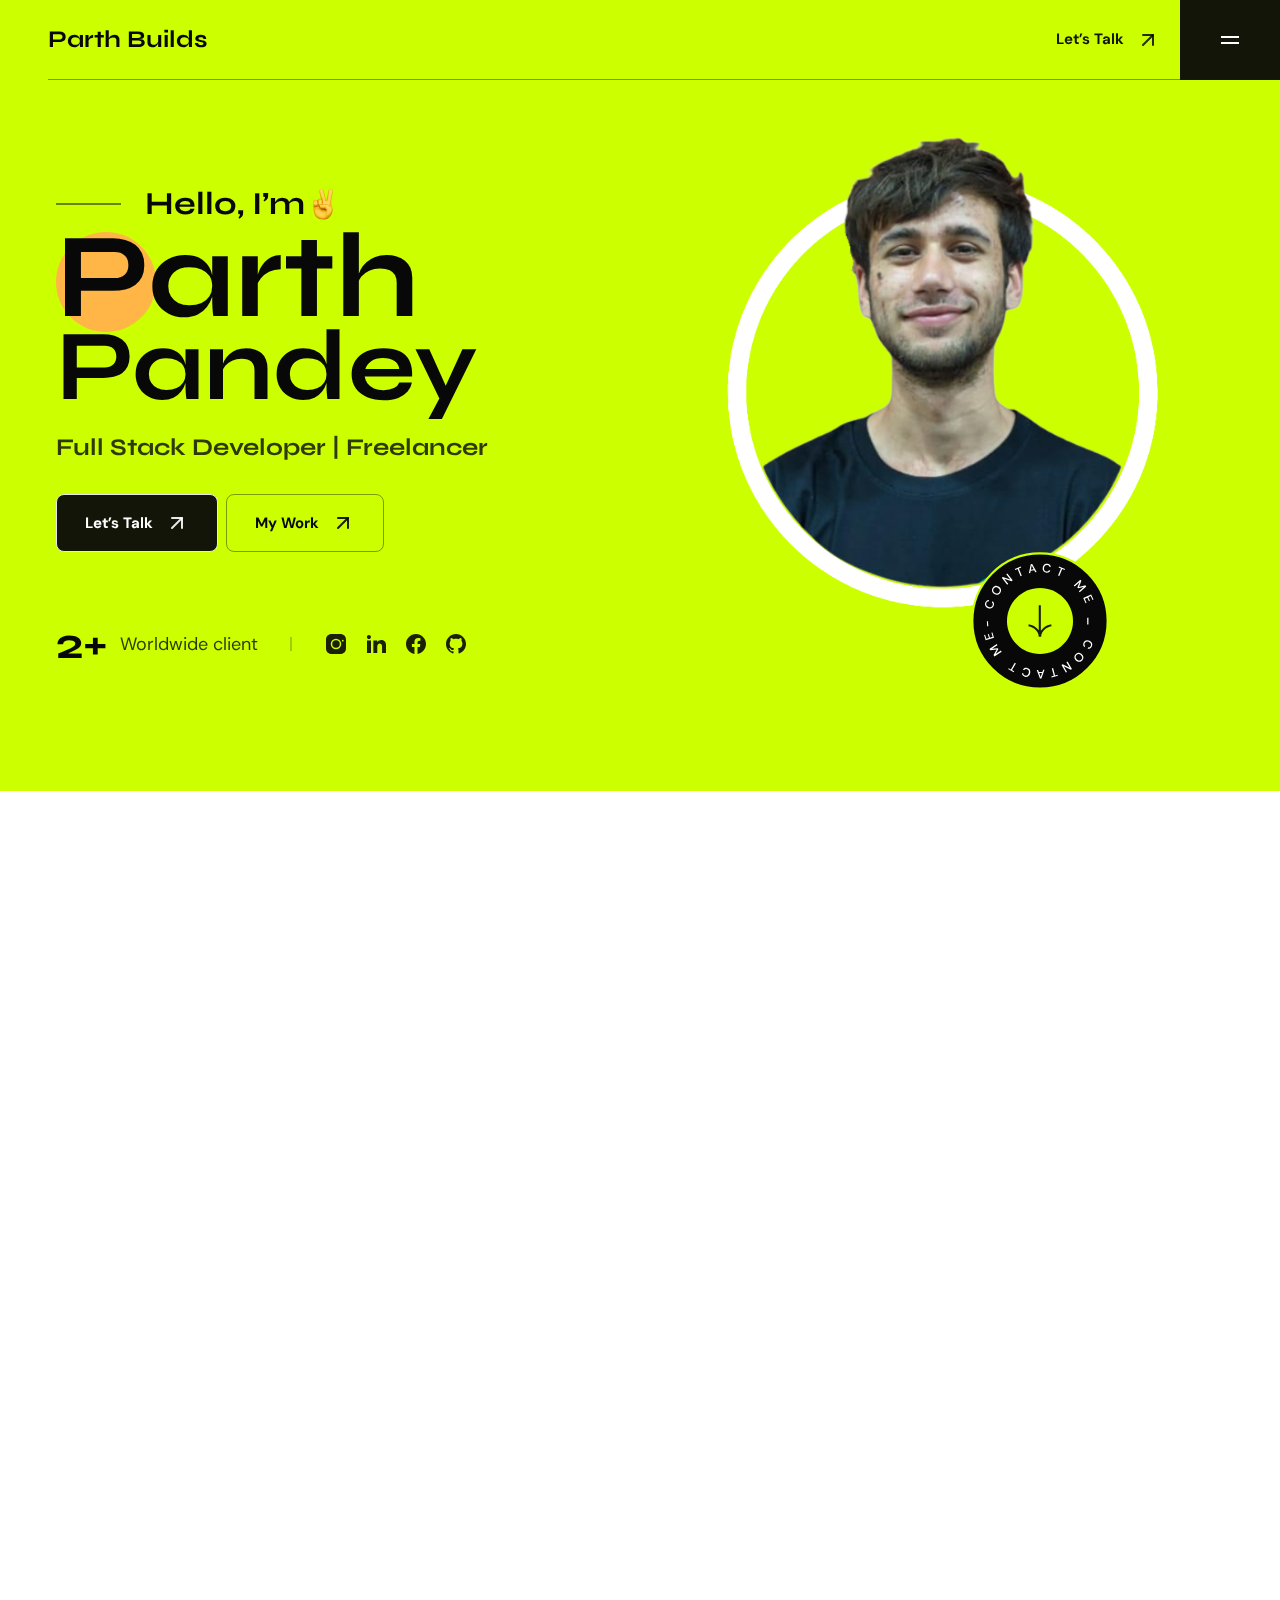
<file: PUBLIC_HTML/index.html>
<!DOCTYPE html>
<html class="no-js" lang="en">

<head>
    <meta charset="utf-8" />
    <meta http-equiv="x-ua-compatible" content="ie=edge" />
    <title>Parth Builds - Building automations, websites, and SaaS to simplify workflows.</title>
    <meta name="AdsBot-Google" content="noindex follow" />
    <meta name="description" content="Parth Builds - Building automations, websites, and SaaS to simplify workflows.">
    <meta name="viewport" content="width=device-width, initial-scale=1, shrink-to-fit=no" />

    <!-- Favicon -->
    <link rel="shortcut icon" type="image/x-icon" href="assets/images/favicon.png" />

    <!-- CSS (Font, Vendor, Icon, Plugins & Style CSS files) -->

    <!-- Font CSS -->

    <link rel="preconnect" href="https://fonts.googleapis.com">
    <link rel="preconnect" href="https://fonts.gstatic.com" crossorigin>
    <link href="https://fonts.googleapis.com/css2?family=DM+Sans:ital,opsz,wght@0,9..40,100;0,9..40,200;0,9..40,300;0,9..40,400;0,9..40,500;0,9..40,600;0,9..40,700;0,9..40,800;0,9..40,900;0,9..40,1000;1,9..40,100;1,9..40,200;1,9..40,300;1,9..40,400;1,9..40,500;1,9..40,600;1,9..40,700;1,9..40,800;1,9..40,900;1,9..40,1000&family=Inter:wght@100;200;300;400;500;600;700;800;900&family=Poppins:ital,wght@0,100;0,200;0,300;0,400;0,500;0,600;0,700;0,800;0,900;1,100;1,200;1,300;1,400;1,500;1,600;1,700;1,800;1,900&family=Syne:wght@400;500;600;700;800&display=swap" rel="stylesheet">

    <!-- Plugins CSS (All Plugins Files) -->
    <link rel="stylesheet" href="assets/css/plugins/aos.css" />
    <link rel="stylesheet" href="assets/css/plugins/swiper-bundle.min.css" />


    <!-- Style CSS -->
    <link rel="stylesheet" href="assets/css/style.css" />

</head>

<body>
    <div class="overflow-x-hidden">
        <!-- Header start -->

        <header id="sticky-header" class="xl:pl-12 absolute left-0 top-0 w-full z-10">
            <div class="flex pl-4 xl:pl-0">

                <div class="flex-1 flex items-center justify-between border-b border-black-800 border-opacity-40">

                    <h3 class="text-black-800 font-bold font-Syne text-2xl">
                        Parth Builds
                    </h3>

                    <!-- Link Start -->
                    <a href="contact.html" class="flex items-center flex-wrap py-[6px] px-3 text-[15px] font-bold text-active leading-none mr-2 transition-all duration-300 hover:text-orange md:hover:text-white group">Let’s
                        Talk
                        <span class="inline-block ml-3 group-hover:animate-arrow-move-up">
        <svg width="24" height="24" viewBox="0 0 24 24" fill="none" xmlns="http://www.w3.org/2000/svg">
          <path d="M7 17L17 7" stroke="currentColor" stroke-opacity="0.9" stroke-width="2" stroke-linecap="round"
            stroke-linejoin="round" />
          <path d="M7 7H17V17" stroke="currentColor" stroke-opacity="0.9" stroke-width="2" stroke-linecap="round"
            stroke-linejoin="round" />
        </svg>
      </span>
                    </a>
                    <!-- Link End -->
                </div>



                <!-- Button Start -->
                <div id="offcanvas-toggle" class="flex-none bg-active flex items-center flex-wrap justify-center py-7 px-[38px] cursor-pointer">
                    <button>
                        <svg width="24" height="24" viewBox="0 0 24 24" fill="none" xmlns="http://www.w3.org/2000/svg">
                            <rect x="3" y="8" width="18" height="2" fill="white" />
                            <rect x="3" y="14" width="18" height="2" fill="white" />
                        </svg>

                    </button>
                </div>
                <!-- Button End -->

            </div>
        </header>


        <!-- offcanvas-menu start -->
        <div id="offcanvas" class="offcanvas right-0 top-0 bottom-0 z-50 transform translate-x-full fixed h-full w-[350px] md:w-[460px] transition-all ease-in-out duration-300 bg-black-800 pl-8 flex flex-wrap flex-col justify-between">
            <!-- close button start -->

            <div>
                <div class="flex flex-wrap justify-between items-center border-b border-border-white mb-[80px]">
                    <h3 class="text-white font-bold font-Syne text-2xl">
                        Parth Builds
                    </h3>
                    <button id="offcanvas-close" class="offcanvas-close bg-primary py-7 px-[38px]" aria-label="offcanvas">
                        <svg width="24" height="24" viewBox="0 0 24 24" fill="none" xmlns="http://www.w3.org/2000/svg">
                            <path fill-rule="evenodd" clip-rule="evenodd" d="M19.2803 4.71967C19.5732 5.01256 19.5732 5.48744 19.2803 5.78033L5.78033 19.2803C5.48744 19.5732 5.01256 19.5732 4.71967 19.2803C4.42678 18.9874 4.42678 18.5126 4.71967 18.2197L18.2197 4.71967C18.5126 4.42678 18.9874 4.42678 19.2803 4.71967Z" fill="white" />
                            <path fill-rule="evenodd" clip-rule="evenodd" d="M4.71967 4.71967C5.01256 4.42678 5.48744 4.42678 5.78033 4.71967L19.2803 18.2197C19.5732 18.5126 19.5732 18.9874 19.2803 19.2803C18.9874 19.5732 18.5126 19.5732 18.2197 19.2803L4.71967 5.78033C4.42678 5.48744 4.42678 5.01256 4.71967 4.71967Z" fill="white" />
                        </svg>
                    </button>
                </div>

                <!-- close button end -->

                <!-- offcanvas-menu start -->

                <nav class="offcanvas-menu mr-[40px] flex flex-wrap flex-col justify-between">
                    <ul>
                        <li class="border-b border-border-white py-4 group">
                            <a href="index.html" class="text-white text-xl font-bold font-Syne leading-none flex flex-wrap items-center justify-between hover:text-orange transition duration-300">Home
                                <span class="inline-block group-hover:animate-arrow-move-up">
              <svg width="24" height="24" viewBox="0 0 24 24" fill="none" xmlns="http://www.w3.org/2000/svg">
                <path d="M7 17L17 7" stroke="currentColor" stroke-opacity="0.9" stroke-width="2" stroke-linecap="round"
                  stroke-linejoin="round"></path>
                <path d="M7 7H17V17" stroke="currentColor" stroke-opacity="0.9" stroke-width="2" stroke-linecap="round"
                  stroke-linejoin="round"></path>
              </svg>
            </span>
                            </a>
                        </li>
                        <li class="border-b border-border-white py-4 group">
                            <a href="about.html" class="text-white text-xl font-bold font-Syne leading-none flex flex-wrap items-center justify-between hover:text-orange transition duration-300">About
                                <span class="inline-block group-hover:animate-arrow-move-up">
              <svg width="24" height="24" viewBox="0 0 24 24" fill="none" xmlns="http://www.w3.org/2000/svg">
                <path d="M7 17L17 7" stroke="currentColor" stroke-opacity="0.9" stroke-width="2" stroke-linecap="round"
                  stroke-linejoin="round"></path>
                <path d="M7 7H17V17" stroke="currentColor" stroke-opacity="0.9" stroke-width="2" stroke-linecap="round"
                  stroke-linejoin="round"></path>
              </svg>
            </span>
                            </a>

                        </li>
                        <li class="border-b border-border-white py-4 group">
                            <a href="projects.html" class="text-white text-xl font-bold font-Syne leading-none flex flex-wrap items-center justify-between hover:text-orange transition duration-300">Project
                                <span class="inline-block group-hover:animate-arrow-move-up">
              <svg width="24" height="24" viewBox="0 0 24 24" fill="none" xmlns="http://www.w3.org/2000/svg">
                <path d="M7 17L17 7" stroke="currentColor" stroke-opacity="0.9" stroke-width="2" stroke-linecap="round"
                  stroke-linejoin="round"></path>
                <path d="M7 7H17V17" stroke="currentColor" stroke-opacity="0.9" stroke-width="2" stroke-linecap="round"
                  stroke-linejoin="round"></path>
              </svg>
            </span>
                            </a>
                        </li>
                        <li class="border-b border-border-white py-4 group">
                            <a href="blog.html" class="text-white text-xl font-bold font-Syne leading-none flex flex-wrap items-center justify-between hover:text-orange transition duration-300">Blog
                                <span class="inline-block group-hover:animate-arrow-move-up">
              <svg width="24" height="24" viewBox="0 0 24 24" fill="none" xmlns="http://www.w3.org/2000/svg">
                <path d="M7 17L17 7" stroke="currentColor" stroke-opacity="0.9" stroke-width="2" stroke-linecap="round"
                  stroke-linejoin="round"></path>
                <path d="M7 7H17V17" stroke="currentColor" stroke-opacity="0.9" stroke-width="2" stroke-linecap="round"
                  stroke-linejoin="round"></path>
              </svg>
            </span>

                            </a>
                        </li>

                        <li class="border-b border-border-white py-4 group">
                            <a href="contact.html" class="text-white text-xl font-bold font-Syne leading-none flex flex-wrap items-center justify-between hover:text-orange transition duration-300">Contact
                                <span class="inline-block group-hover:animate-arrow-move-up">
              <svg width="24" height="24" viewBox="0 0 24 24" fill="none" xmlns="http://www.w3.org/2000/svg">
                <path d="M7 17L17 7" stroke="currentColor" stroke-opacity="0.9" stroke-width="2" stroke-linecap="round"
                  stroke-linejoin="round"></path>
                <path d="M7 7H17V17" stroke="currentColor" stroke-opacity="0.9" stroke-width="2" stroke-linecap="round"
                  stroke-linejoin="round"></path>
              </svg>
            </span>
                            </a>
                        </li>

                    </ul>
                </nav>

            </div>


            <nav class="pb-10">
                <ul class="flex flex-wrap gap-x-4 items-center">
                                    <li>
                                        <a href="https://instagram.com/parthbuilds" class="text-white hover:text-orange">
                                            <svg width="24" height="24" viewBox="0 0 24 24" fill="none" xmlns="http://www.w3.org/2000/svg">
                                                <path d="M7.75 2C4.245 2 2 4.245 2 7.75v8.5C2 19.755 4.245 22 7.75 22h8.5C19.755 22 22 19.755 22 16.25v-8.5C22 4.245 19.755 2 16.25 2h-8.5zM12 6.75a5.25 5.25 0 110 10.5 5.25 5.25 0 010-10.5zm0 1.5a3.75 3.75 0 100 7.5 3.75 3.75 0 000-7.5zm6.75-.5a.875.875 0 110 1.75.875.875 0 010-1.75z" fill="currentColor" fill-opacity="0.9"></path>
                                            </svg>
                                        </a>
                                    </li>
                                    <li><a href="https://linkedin.com/in/parth-pandey-alpha" class="text-white hover:text-orange"><svg width="24" height="24" viewBox="0 0 24 24" fill="none" xmlns="http://www.w3.org/2000/svg">
                                                <path d="M6.94043 5.00002C6.94017 5.53046 6.7292 6.03906 6.35394 6.41394C5.97868 6.78883 5.46986 6.99929 4.93943 6.99902C4.409 6.99876 3.90039 6.78779 3.52551 6.41253C3.15062 6.03727 2.94016 5.52846 2.94043 4.99802C2.9407 4.46759 3.15166 3.95899 3.52692 3.5841C3.90218 3.20922 4.411 2.99876 4.94143 2.99902C5.47186 2.99929 5.98047 3.21026 6.35535 3.58552C6.73024 3.96078 6.9407 4.46959 6.94043 5.00002ZM7.00043 8.48002H3.00043V21H7.00043V8.48002ZM13.3204 8.48002H9.34043V21H13.2804V14.43C13.2804 10.77 18.0504 10.43 18.0504 14.43V21H22.0004V13.07C22.0004 6.90002 14.9404 7.13002 13.2804 10.16L13.3204 8.48002Z" fill="currentColor" fill-opacity="0.9"></path>
                                            </svg>
                                        </a></li>
                                            <a href="https://facebook.com/Parth-builds" class="text-white hover:text-orange">
                                                <svg width="24" height="24" viewBox="0 0 24 24" fill="none" xmlns="http://www.w3.org/2000/svg">
                                                    <path d="M22 12C22 6.477 17.523 2 12 2S2 6.477 2 12c0 4.991 3.657 9.128 8.438 9.878v-6.991h-2.54v-2.887h2.54V9.908c0-2.506 1.492-3.89 3.776-3.89 1.094 0 2.239.195 2.239.195v2.46h-1.26c-1.242 0-1.628.772-1.628 1.561v1.874h2.773l-.443 2.887h-2.33V21.88C18.343 21.13 22 16.991 22 12z" fill="currentColor" fill-opacity="0.9"></path>
                                                </svg>
                                            </a>
                                        </li>
                                    <li><a href="https://github.com/parthbuilds" class="text-white hover:text-orange"><svg width="24" height="24" viewBox="0 0 24 24" fill="none" xmlns="http://www.w3.org/2000/svg">
                                                <path d="M12.001 2C6.47598 2 2.00098 6.475 2.00098 12C1.99977 14.0992 2.65958 16.1454 3.88679 17.8484C5.114 19.5515 6.84631 20.8249 8.83798 21.488C9.33798 21.575 9.52598 21.275 9.52598 21.012C9.52598 20.775 9.51298 19.988 9.51298 19.15C7.00098 19.613 6.35098 18.538 6.15098 17.975C6.03798 17.687 5.55098 16.8 5.12598 16.562C4.77598 16.375 4.27598 15.912 5.11298 15.9C5.90098 15.887 6.46298 16.625 6.65098 16.925C7.55098 18.437 8.98798 18.012 9.56298 17.75C9.65098 17.1 9.91298 16.663 10.201 16.413C7.97598 16.163 5.65098 15.3 5.65098 11.475C5.65098 10.387 6.03798 9.488 6.67598 8.788C6.57598 8.538 6.22598 7.513 6.77598 6.138C6.77598 6.138 7.61298 5.875 9.52598 7.162C10.3401 6.9364 11.1812 6.82302 12.026 6.825C12.876 6.825 13.726 6.937 14.526 7.162C16.439 5.862 17.276 6.138 17.276 6.138C17.826 7.513 17.476 8.538 17.376 8.788C18.013 9.488 18.401 10.375 18.401 11.475C18.401 15.313 16.064 16.163 13.839 16.413C14.201 16.725 14.514 17.325 14.514 18.263C14.514 19.6 14.501 20.675 14.501 21.013C14.501 21.275 14.689 21.587 15.189 21.487C17.1738 20.8166 18.8985 19.5408 20.1203 17.8389C21.3421 16.1371 21.9995 14.095 22 12C22 6.475 17.525 2 12 2H12.001Z" fill="currentColor" fill-opacity="0.9"></path>
                                            </svg>
                                        </a></li>
                                </ul>
            </nav>
        </div>
        <!-- offcanvas-menu end -->

        <!-- Header end -->

        <!-- Hero section start -->
        <section class="bg-secondary relative pt-[140px] pb-[125px]">

            <div class="container">
                <div class="grid grid-cols-1 2xl:-mx-4">
                    <div class="xl:pt-12">
                        <span
          class="font-Syne text-black-800 font-bold text-2xl lg:text-[32px] leading-none flex flex-wrap items-center mb-3"
          data-aos="fade-right" data-aos-delay="300">
          <span class="mr-6">
            <svg xmlns="http://www.w3.org/2000/svg" width="65" height="2" viewBox="0 0 65 2" fill="none">
              <path d="M0 1H65" stroke="#080808" />
            </svg>
          </span>

                        Hello, I’m
                        <img class="ml-2" src="assets/images/icon/victory.png" alt="icon">
                        </span>
                        <h1 class="relative z-[1] font-Syne text-black-800 font-bold text-[80px] lg:text-[100px] xl:text-[120px] 2xl:text-[140px] leading-[64px] lg:leading-[80px] xl:leading-[90px] 2xl:leading-[110px] 2xl:before:w-[120px] xl:before:w-[100px] 2xl:before:h-[120px] xl:before:h-[100px] before:rounded-full before:bg-primary before:block before:absolute before:top-[0px] before:left-0 before:-z-[1] lg:before:w-[85px] lg:before:h-[85px] before:w-[70px] before:h-[70px]" data-aos="fade-right" data-aos-delay="400">
                            Parth
                            <!-- <br /> Henry -->
                        </h1>
                        <h2 class="font-Syne text-black-800 font-bold text-[80px] lg:text-[100px] xl:text-[100px] 2xl:text-[120px] leading-[64px] lg:leading-[80px] xl:leading-[90px] 2xl:leading-[110px] mb-[20px]" data-aos="fade-right" data-aos-delay="600">Pandey</h2>
                        <p class="font-Syne text-black-700 font-bold text-lg md:text-xl xl:text-2xl leading-tight mb-[30px]" data-aos="fade-right" data-aos-delay="800">Full Stack Developer | Freelancer </p>

                        <div class="flex flex-wrap mb-[50px] md:mb-[60px] xl:mb-[70px] 2xl:mb-[80px]">
                            <!-- Link Start -->
                            <span data-aos="fade-right" data-aos-delay="1000">
            <a href="contact.html" class="flex items-center flex-wrap btn-primary mr-2 group">Let’s
              Talk
              <span class="inline-block ml-3 group-hover:animate-arrow-move-up">
                <svg width="24" height="24" viewBox="0 0 24 24" fill="none" xmlns="http://www.w3.org/2000/svg">
                  <path d="M7 17L17 7" stroke="currentColor" stroke-opacity="0.9" stroke-width="2"
                    stroke-linecap="round" stroke-linejoin="round" />
                  <path d="M7 7H17V17" stroke="currentColor" stroke-opacity="0.9" stroke-width="2"
                    stroke-linecap="round" stroke-linejoin="round" />
                </svg>
              </span>
                            </a>
                            </span>
                            <!-- Link End -->

                            <!-- Link Start -->
                            <span data-aos="fade-right" data-aos-delay="1200">
            <a href="projects.html" class="flex items-center flex-wrap btn-primary-outline group">
              My Work
              <span class="inline-block ml-3 group-hover:animate-arrow-move-up">
                <svg width="24" height="24" viewBox="0 0 24 24" fill="none" xmlns="http://www.w3.org/2000/svg">
                  <path d="M7 17L17 7" stroke="currentColor" stroke-opacity="0.9" stroke-width="2"
                    stroke-linecap="round" stroke-linejoin="round" />
                  <path d="M7 7H17V17" stroke="currentColor" stroke-opacity="0.9" stroke-width="2"
                    stroke-linecap="round" stroke-linejoin="round" />
                </svg>
              </span>
                            </a>
                            </span>
                            <!-- Link End -->
                        </div>

                        <div class="flex flex-wrap items-center" data-aos="fade-right" data-aos-delay="1400">
                            <div class="flex flex-wrap items-center">
                                <span class="font-Syne text-black-800 font-bold text-[44px] leading-none">
              <span class="counter">10</span>+</span>
                                <span class="text-lg text-black-700 ml-3">Worldwide client</span>
                                <span class="mx-8">
              <svg xmlns="http://www.w3.org/2000/svg" width="2" height="14" viewBox="0 0 2 14" fill="none">
                <path d="M1 0L1 14" stroke="#080808" stroke-opacity="0.4" />
              </svg>
            </span>
                            </div>
                            <div class="mt-5 sm:mt-0">
                                <ul class="flex flex-wrap gap-x-4 items-center">
                                    <li>
                                        <a href="https://instagram.com/parthbuilds" class="text-black-800 hover:text-orange">
                                            <svg width="24" height="24" viewBox="0 0 24 24" fill="none" xmlns="http://www.w3.org/2000/svg">
                                                <path d="M7.75 2C4.245 2 2 4.245 2 7.75v8.5C2 19.755 4.245 22 7.75 22h8.5C19.755 22 22 19.755 22 16.25v-8.5C22 4.245 19.755 2 16.25 2h-8.5zM12 6.75a5.25 5.25 0 110 10.5 5.25 5.25 0 010-10.5zm0 1.5a3.75 3.75 0 100 7.5 3.75 3.75 0 000-7.5zm6.75-.5a.875.875 0 110 1.75.875.875 0 010-1.75z" fill="currentColor" fill-opacity="0.9"></path>
                                            </svg>
                                        </a>
                                    </li>
                                    <li><a href="https://linkedin.com/in/parth-pandey-alpha" class="text-black-800 hover:text-orange"><svg width="24" height="24" viewBox="0 0 24 24" fill="none" xmlns="http://www.w3.org/2000/svg">
                                                <path d="M6.94043 5.00002C6.94017 5.53046 6.7292 6.03906 6.35394 6.41394C5.97868 6.78883 5.46986 6.99929 4.93943 6.99902C4.409 6.99876 3.90039 6.78779 3.52551 6.41253C3.15062 6.03727 2.94016 5.52846 2.94043 4.99802C2.9407 4.46759 3.15166 3.95899 3.52692 3.5841C3.90218 3.20922 4.411 2.99876 4.94143 2.99902C5.47186 2.99929 5.98047 3.21026 6.35535 3.58552C6.73024 3.96078 6.9407 4.46959 6.94043 5.00002ZM7.00043 8.48002H3.00043V21H7.00043V8.48002ZM13.3204 8.48002H9.34043V21H13.2804V14.43C13.2804 10.77 18.0504 10.43 18.0504 14.43V21H22.0004V13.07C22.0004 6.90002 14.9404 7.13002 13.2804 10.16L13.3204 8.48002Z" fill="currentColor" fill-opacity="0.9"></path>
                                            </svg>
                                        </a></li>
                                            <a href="https://facebook.com/Parth-builds" class="text-black-800 hover:text-orange">
                                                <svg width="24" height="24" viewBox="0 0 24 24" fill="none" xmlns="http://www.w3.org/2000/svg">
                                                    <path d="M22 12C22 6.477 17.523 2 12 2S2 6.477 2 12c0 4.991 3.657 9.128 8.438 9.878v-6.991h-2.54v-2.887h2.54V9.908c0-2.506 1.492-3.89 3.776-3.89 1.094 0 2.239.195 2.239.195v2.46h-1.26c-1.242 0-1.628.772-1.628 1.561v1.874h2.773l-.443 2.887h-2.33V21.88C18.343 21.13 22 16.991 22 12z" fill="currentColor" fill-opacity="0.9"></path>
                                                </svg>
                                            </a>
                                        </li>
                                    <li><a href="https://github.com/parthbuilds" class="text-black-800 hover:text-orange"><svg width="24" height="24" viewBox="0 0 24 24" fill="none" xmlns="http://www.w3.org/2000/svg">
                                                <path d="M12.001 2C6.47598 2 2.00098 6.475 2.00098 12C1.99977 14.0992 2.65958 16.1454 3.88679 17.8484C5.114 19.5515 6.84631 20.8249 8.83798 21.488C9.33798 21.575 9.52598 21.275 9.52598 21.012C9.52598 20.775 9.51298 19.988 9.51298 19.15C7.00098 19.613 6.35098 18.538 6.15098 17.975C6.03798 17.687 5.55098 16.8 5.12598 16.562C4.77598 16.375 4.27598 15.912 5.11298 15.9C5.90098 15.887 6.46298 16.625 6.65098 16.925C7.55098 18.437 8.98798 18.012 9.56298 17.75C9.65098 17.1 9.91298 16.663 10.201 16.413C7.97598 16.163 5.65098 15.3 5.65098 11.475C5.65098 10.387 6.03798 9.488 6.67598 8.788C6.57598 8.538 6.22598 7.513 6.77598 6.138C6.77598 6.138 7.61298 5.875 9.52598 7.162C10.3401 6.9364 11.1812 6.82302 12.026 6.825C12.876 6.825 13.726 6.937 14.526 7.162C16.439 5.862 17.276 6.138 17.276 6.138C17.826 7.513 17.476 8.538 17.376 8.788C18.013 9.488 18.401 10.375 18.401 11.475C18.401 15.313 16.064 16.163 13.839 16.413C14.201 16.725 14.514 17.325 14.514 18.263C14.514 19.6 14.501 20.675 14.501 21.013C14.501 21.275 14.689 21.587 15.189 21.487C17.1738 20.8166 18.8985 19.5408 20.1203 17.8389C21.3421 16.1371 21.9995 14.095 22 12C22 6.475 17.525 2 12 2H12.001Z" fill="currentColor" fill-opacity="0.9"></path>
                                            </svg>
                                        </a></li>
                                </ul>
                            </div>
                        </div>
                    </div>
                </div>
            </div>

            <div class="hidden md:block">
                <img class="absolute top-0 right-0 md:max-w-[420px] lg:max-w-[570px] xl:max-w-[650px] 2xl:max-w-[initial]" data-aos="fade-left" src="assets/images/hero/hero.png" alt="hero Image">

                <a href="contact.html">
                    <svg class="absolute bottom-[200px] lg:bottom-[80px] xl:bottom-[80px] right-[40px] lg:right-[150px] xl:right-[150px]" width="180" height="180" viewBox="0 0 180 180" fill="none" xmlns="http://www.w3.org/2000/svg">
                        <g class="animate-spin origin-center">

                            <path d="M157.631 90C157.631 127.352 127.352 157.632 89.9995 157.632C52.6476 157.632 22.3678 127.352 22.3678 90C22.3678 52.6481 52.6476 22.3683 89.9995 22.3683C127.352 22.3683 157.631 52.6481 157.631 90Z" fill="#080808" stroke="#CCFF00" stroke-width="2.08333" stroke-miterlimit="10" />
                            <path d="M43.7883 74.5846C43.5199 75.4042 43.1104 76.0554 42.5597 76.5383C42.0037 77.0107 41.3536 77.3039 40.6095 77.4181C39.8574 77.5296 39.0598 77.4474 38.2165 77.1713C37.3654 76.8927 36.6735 76.4873 36.141 75.9552C35.6005 75.4205 35.2458 74.7983 35.0767 74.0886C34.9103 73.3709 34.9612 72.6023 35.2295 71.7827C35.5469 70.8133 36.0426 70.0987 36.7167 69.6388C37.3908 69.1789 38.1805 69.0055 39.0858 69.1186L38.6292 70.5135C38.1123 70.4665 37.6527 70.5778 37.2503 70.8474C36.8479 71.1171 36.5474 71.5553 36.3487 72.1622C36.0778 72.9897 36.1474 73.7367 36.5574 74.4032C36.9596 75.0671 37.6532 75.5603 38.6384 75.8828C39.6156 76.2027 40.4627 76.2139 41.1796 75.9163C41.8965 75.6188 42.3905 75.0562 42.6614 74.2287C42.86 73.6219 42.8847 73.0934 42.7354 72.6431C42.5862 72.1929 42.2971 71.8365 41.8682 71.5739L42.3249 70.179C43.0903 70.6128 43.6049 71.2132 43.8687 71.9801C44.1324 72.7471 44.1056 73.6152 43.7883 74.5846Z" fill="white" />
                            <path d="M50.1726 61.9256C49.6756 62.6305 49.0849 63.1374 48.4004 63.4462C47.7159 63.7551 46.9941 63.8651 46.2348 63.7763C45.4688 63.6826 44.7232 63.3802 43.998 62.8689C43.2728 62.3576 42.7408 61.7594 42.4021 61.0741C42.0566 60.3841 41.9143 59.6648 41.9752 58.9163C42.0362 58.1679 42.3151 57.4412 42.812 56.7363C43.309 56.0315 43.8997 55.5246 44.5842 55.2158C45.2687 54.9069 45.9915 54.8027 46.7528 54.9031C47.512 54.9919 48.2542 55.292 48.9794 55.8032C49.7046 56.3145 50.24 56.9152 50.5855 57.6052C50.929 58.2837 51.0703 58.9972 51.0094 59.7456C50.9484 60.4941 50.6695 61.2208 50.1726 61.9256ZM49.2067 61.2447C49.5508 60.7567 49.741 60.2567 49.7774 59.7446C49.8185 59.2257 49.7074 58.7212 49.4441 58.2312C49.1808 57.7411 48.7679 57.2978 48.2053 56.9012C47.6428 56.5046 47.0865 56.2646 46.5365 56.1812C45.9865 56.0979 45.474 56.1627 44.9991 56.3758C44.529 56.5821 44.1219 56.9293 43.7779 57.4173C43.4338 57.9053 43.2412 58.4087 43.2001 58.9276C43.1589 59.4465 43.27 59.951 43.5333 60.441C43.8014 60.9242 44.2167 61.3642 44.7793 61.7608C45.3418 62.1574 45.8957 62.4008 46.4409 62.4909C46.9909 62.5743 47.5034 62.5094 47.9783 62.2963C48.4532 62.0832 48.8627 61.7327 49.2067 61.2447Z" fill="white" />
                            <path d="M57.1532 53.6456L51.7944 46.7785L52.8343 45.967L60.3121 48.4499L56.2777 43.28L57.3175 42.4685L62.6763 49.3356L61.6365 50.1471L54.1587 47.6642L58.1931 52.8341L57.1532 53.6456Z" fill="white" />
                            <path d="M70.5729 45.1508L67.6243 38.1023L65.248 39.0964L64.835 38.1092L70.793 35.6168L71.206 36.604L68.8412 37.5933L71.7898 44.6418L70.5729 45.1508Z" fill="white" />
                            <path d="M78.8716 42.2432L80.7576 33.1533L82.1851 32.9397L86.6248 41.083L85.2465 41.2892L84.1931 39.2953L80.6734 39.822L80.2499 42.0369L78.8716 42.2432ZM80.8879 38.733L83.6692 38.3168L81.6911 34.599L80.8879 38.733Z" fill="white" />
                            <path d="M96.3093 41.6882C95.4534 41.5795 94.7363 41.3002 94.1579 40.8504C93.5887 40.3935 93.1778 39.8103 92.925 39.1008C92.6734 38.3831 92.6034 37.584 92.7153 36.7034C92.8282 35.8146 93.0957 35.0584 93.5178 34.4346C93.9409 33.8026 94.4851 33.3366 95.1504 33.0364C95.824 32.7373 96.5887 32.6421 97.4445 32.7508C98.4568 32.8794 99.2525 33.2313 99.8317 33.8066C100.411 34.382 100.73 35.125 100.79 36.0357L99.3337 35.8507C99.2823 35.3341 99.0861 34.9036 98.7452 34.5592C98.4042 34.2149 97.9169 34.0025 97.2832 33.922C96.4191 33.8122 95.6984 34.0217 95.1212 34.5505C94.5449 35.071 94.1915 35.8456 94.0608 36.8743C93.9312 37.8948 94.0803 38.7291 94.5081 39.3772C94.9359 40.0252 95.5818 40.4041 96.4459 40.5139C97.0796 40.5944 97.6035 40.5188 98.0176 40.287C98.4317 40.0553 98.7272 39.704 98.9041 39.2331L100.361 39.4181C100.079 40.252 99.5866 40.871 98.8831 41.275C98.1795 41.679 97.3216 41.8168 96.3093 41.6882Z" fill="white" />
                            <path d="M108.074 44.5801L110.985 37.5128L108.603 36.5314L109.01 35.5415L114.984 38.0021L114.576 38.992L112.205 38.0153L109.294 45.0827L108.074 44.5801Z" fill="white" />
                            <path d="M123.795 54.407L130.354 48.6754L131.378 49.8467L128.952 55.883L135.251 54.2787L136.274 55.45L129.715 61.1815L128.847 60.1883L133.692 55.9552L128.032 57.3643L127.361 56.596L129.498 51.1752L124.663 55.4002L123.795 54.407Z" fill="white" />
                            <path d="M133.257 67.1066L141.164 63.4523L143.487 68.4788L142.516 68.9278L140.746 65.0986L138.283 66.2366L139.897 69.727L138.948 70.1655L137.335 66.6752L134.782 67.855L136.552 71.6842L135.58 72.1332L133.257 67.1066Z" fill="white" />
                            <path d="M137.181 86.6396L138.426 86.6423L138.411 93.4738L137.167 93.4711L137.181 86.6396Z" fill="white" />
                            <path d="M133.683 111.594C134.061 110.818 134.556 110.229 135.168 109.826C135.783 109.434 136.468 109.232 137.221 109.221C137.981 109.213 138.761 109.404 139.558 109.792C140.364 110.185 140.994 110.681 141.449 111.282C141.912 111.885 142.178 112.55 142.248 113.277C142.315 114.011 142.16 114.766 141.782 115.541C141.335 116.458 140.746 117.099 140.015 117.462C139.284 117.826 138.477 117.89 137.596 117.654L138.239 116.334C138.745 116.451 139.215 116.404 139.651 116.192C140.087 115.979 140.445 115.586 140.724 115.012C141.106 114.229 141.139 113.479 140.824 112.763C140.516 112.05 139.896 111.466 138.964 111.012C138.04 110.561 137.202 110.434 136.45 110.631C135.699 110.828 135.133 111.318 134.751 112.101C134.471 112.675 134.375 113.195 134.461 113.662C134.547 114.128 134.785 114.521 135.174 114.84L134.531 116.16C133.832 115.625 133.404 114.96 133.247 114.164C133.091 113.368 133.236 112.511 133.683 111.594Z" fill="white" />
                            <path d="M125.614 123.254C126.204 122.624 126.859 122.203 127.58 121.991C128.3 121.78 129.031 121.77 129.771 121.962C130.517 122.161 131.214 122.563 131.862 123.169C132.51 123.776 132.955 124.442 133.197 125.167C133.444 125.898 133.486 126.631 133.323 127.364C133.159 128.097 132.783 128.779 132.194 129.409C131.604 130.039 130.949 130.46 130.228 130.672C129.508 130.884 128.777 130.887 128.037 130.683C127.297 130.491 126.602 130.091 125.954 129.485C125.306 128.878 124.858 128.21 124.611 127.478C124.364 126.759 124.322 126.032 124.485 125.299C124.649 124.566 125.025 123.884 125.614 123.254ZM126.478 124.062C126.07 124.498 125.812 124.967 125.706 125.47C125.594 125.978 125.634 126.493 125.828 127.015C126.021 127.537 126.369 128.033 126.872 128.503C127.375 128.974 127.893 129.288 128.427 129.446C128.96 129.605 129.477 129.611 129.977 129.465C130.471 129.325 130.922 129.037 131.33 128.601C131.738 128.165 131.998 127.693 132.111 127.184C132.223 126.676 132.182 126.161 131.989 125.639C131.789 125.123 131.439 124.63 130.936 124.16C130.433 123.689 129.918 123.372 129.39 123.208C128.856 123.049 128.339 123.043 127.84 123.189C127.34 123.335 126.886 123.626 126.478 124.062Z" fill="white" />
                            <path d="M117.563 130.504L121.936 138.038L120.795 138.7L113.725 135.221L117.017 140.893L115.876 141.555L111.503 134.021L112.644 133.358L119.714 136.838L116.422 131.166L117.563 130.504Z" fill="white" />
                            <path d="M103.11 137.094L105.066 144.482L107.557 143.822L107.831 144.857L101.586 146.511L101.312 145.476L103.79 144.819L101.834 137.431L103.11 137.094Z" fill="white" />
                            <path d="M94.5093 138.832L91.3962 147.578L89.9528 147.594L86.6703 138.92L88.0639 138.904L88.8342 141.024L92.3929 140.984L93.1157 138.848L94.5093 138.832ZM92.0312 142.033L89.2191 142.065L90.6695 146.018L92.0312 142.033Z" fill="white" />
                            <path d="M77.1843 137.002C78.0177 137.224 78.6908 137.597 79.2035 138.121C79.7061 138.65 80.0349 139.283 80.1901 140.02C80.3432 140.764 80.3052 141.566 80.0762 142.423C79.8451 143.289 79.4785 144.002 78.9766 144.563C78.4725 145.133 77.8707 145.521 77.1713 145.73C76.4638 145.936 75.6933 145.927 74.8599 145.705C73.8742 145.441 73.133 144.986 72.6364 144.338C72.1397 143.69 71.9228 142.911 71.9857 142.001L73.4041 142.38C73.3858 142.898 73.5224 143.351 73.814 143.738C74.1055 144.125 74.5598 144.401 75.1769 144.566C76.0183 144.791 76.7605 144.68 77.4035 144.233C78.0443 143.795 78.4984 143.075 78.766 142.073C79.0314 141.079 78.9956 140.233 78.6588 139.533C78.3219 138.834 77.7327 138.372 76.8913 138.147C76.2742 137.982 75.745 137.987 75.3036 138.161C74.8622 138.335 74.5223 138.643 74.2838 139.086L72.8654 138.707C73.2563 137.919 73.8274 137.372 74.5787 137.066C75.3301 136.76 76.1986 136.739 77.1843 137.002Z" fill="white" />
                            <path d="M65.8866 132.522L62.0282 139.116L64.2512 140.417L63.7107 141.34L58.1373 138.079L58.6777 137.155L60.8899 138.45L64.7483 131.856L65.8866 132.522Z" fill="white" />
                            <path d="M51.6575 120.629L44.3842 125.419L43.5287 124.121L46.7486 118.469L40.2915 119.206L39.436 117.907L46.7093 113.116L47.4348 114.218L42.0629 117.756L47.8604 117.126L48.4216 117.978L45.5706 123.059L50.9321 119.527L51.6575 120.629Z" fill="white" />
                            <path d="M44.0233 106.773L35.696 109.316L34.0791 104.022L35.1022 103.71L36.3339 107.743L38.9273 106.95L37.8045 103.275L38.8038 102.969L39.9266 106.645L42.6151 105.824L41.3833 101.791L42.4064 101.479L44.0233 106.773Z" fill="white" />
                            <path d="M38.2513 95.1897L37.1449 95.2462L36.8866 90.1867L37.993 90.1302L38.2513 95.1897Z" fill="white" />

                        </g>
                        <g>

                            <path d="M89.9999 123.016C108.234 123.016 123.016 108.234 123.016 89.9999C123.016 71.7654 108.234 56.9834 89.9999 56.9834C71.7654 56.9834 56.9834 71.7654 56.9834 89.9999C56.9834 108.234 71.7654 123.016 89.9999 123.016Z" fill="#CCFF00 " />
                            <path fill-rule="evenodd" clip-rule="evenodd" d="M89.0556 105.833H88.7517C88.7517 102.454 87.0878 100.016 84.9217 98.2993C82.7319 96.5641 80.0806 95.6169 78.3337 95.2864L78.721 93.2394C80.7295 93.6194 83.7111 94.6819 86.2156 96.6665C87.1483 97.4056 88.0215 98.2792 88.7523 99.2971V74.1667H90.8356V99.7399C91.622 98.5303 92.6098 97.5106 93.6751 96.6665C96.1795 94.6819 99.1612 93.6194 101.17 93.2394L101.557 95.2864C99.8101 95.6169 97.1587 96.5641 94.969 98.2993C92.8028 100.016 91.1389 102.454 91.1389 105.833H90.835H89.0556Z" fill="#080808" fill-opacity="0.9" />
                        </g>
                    </svg>
                </a>

            </div>






        </section>
        <!-- Hero section end -->


        <!-- Service start -->
        <section class="py-[120px]">
            <div class="container">
                <div class="grid grid-cols-12 gap-6 2xl:gap-0 mb-12 items-center" data-aos="fade-up">
                    <div class="col-span-12 lg:col-span-6 xl:col-span-6">
                        <div class="font-bold font-Syne leading-none flex flex-wrap flex-col gap-y-2">
                            <span class="text-orange text-xl">Services</span>
                            <h3 class="text-black-800 text-4xl lg:text-5xl xl:text-[64px] tracking-[-1.5px] relative before:rounded-full before:bg-primary before:block before:absolute before:top-[2px] before:left-0 before:-z-[1] before:w-[36px] lg:before:w-[48px] xl:before:w-[60px] before:h-[36px] lg:before:h-[48px] xl:before:h-[60px]">
                                My specialties
                            </h3>
                        </div>

                    </div>
                    <div class="col-span-12 lg:col-span-6 xl:col-span-6">
                        <p class="paragraph">
                            Specializing in crafting efficient automation solutions and modern,
                            user-focused websites to streamline business operations. </p>
                        <p class="paragraph">Combining development expertise with marketing strategies to drive growth and digital transformation.</p>
                    </div>
                </div>

                <div class="grid grid-cols-12 gap-6">
                    <div class="col-span-12 xl:col-span-8">
                        <div class="grid sm:grid-cols-2 md:grid-cols-3 gap-6">

                            <!-- service Item -->

                            <div class="px-6 py-7 bg-black-500 rounded-lg transition-all hover:shadow-2xl hover:bg-white group" data-aos="fade-up" data-aos-delay="500">
                                <!-- Icon -->
                                <div class="w-12 h-12 bg-white rounded-full shadow flex flex-wrap items-center justify-center transition-all group-hover:bg-black-500 mb-8">
                                    <svg width="24" height="24" viewBox="0 0 24 24" fill="none" xmlns="http://www.w3.org/2000/svg">
                                        <path fill-rule="evenodd" clip-rule="evenodd" d="M4.875 3.75C4.875 2.09314 6.21814 0.75 7.875 0.75H16.125C17.7819 0.75 19.125 2.09314 19.125 3.75V20.25C19.125 21.9069 17.7819 23.25 16.125 23.25H7.875C6.21814 23.25 4.875 21.9069 4.875 20.25V3.75ZM7.875 2.25C7.04659 2.25 6.375 2.92157 6.375 3.75V20.25C6.375 21.0784 7.04659 21.75 7.875 21.75H16.125C16.9534 21.75 17.625 21.0784 17.625 20.25V3.75C17.625 2.92157 16.9534 2.25 16.125 2.25H7.875Z" fill="#080808" fill-opacity="0.9" />
                                        <path d="M12.75 4.5C12.75 4.91422 12.4142 5.25 12 5.25C11.5858 5.25 11.25 4.91422 11.25 4.5C11.25 4.08578 11.5858 3.75 12 3.75C12.4142 3.75 12.75 4.08578 12.75 4.5Z" fill="#007F73" />
                                        <path d="M13.5 19.875C13.9142 19.875 14.25 19.5392 14.25 19.125C14.25 18.7108 13.9142 18.375 13.5 18.375H10.5C10.0858 18.375 9.75 18.7108 9.75 19.125C9.75 19.5392 10.0858 19.875 10.5 19.875H13.5Z" fill="#007F73" />
                                    </svg>

                                </div>

                                <!-- Icon End -->
                                <h4>
                                    <a href="projects.html" class="flex flex-wrap items-end justify-between font-bold text-xl font-Syne text-black-800 group-hover:text-orange transition-all">
                                        Custom  <br /> Automation

                                        <span class="text-black-text-600 group-hover:text-orange group-hover:animate-arrow-move-up">
                                    <svg width="24" height="24" viewBox="0 0 24 24" fill="none"
                                        xmlns="http://www.w3.org/2000/svg">
                                        <path class="transition-all" d="M7 17L17 7" stroke="currentColor"
                                            stroke-opacity="0.6" stroke-width="2" stroke-linecap="round"
                                            stroke-linejoin="round" />
                                        <path class="transition-all" d="M7 7H17V17" stroke="currentColor"
                                            stroke-opacity="0.6" stroke-width="2" stroke-linecap="round"
                                            stroke-linejoin="round" />
                                    </svg>

                                </span>
                                    </a>
                                </h4>
                            </div>

                            <!-- service Item End -->

                            <!-- service Item -->

                            <div class="px-6 py-7 bg-black-500 rounded-lg transition-all hover:shadow-2xl hover:bg-white group" data-aos="fade-up" data-aos-delay="700">
                                <!-- Icon -->
                                <div class="w-12 h-12 bg-white rounded-full shadow flex flex-wrap items-center justify-center transition-all group-hover:bg-black-500 mb-8">

                                    <svg width="24" height="24" viewBox="0 0 24 24" fill="none" xmlns="http://www.w3.org/2000/svg">
                                        <g clip-path="url(#clip0_1513_4913)">
                                            <path d="M23.25 24H6.75C6.55109 24 6.36032 23.921 6.21967 23.7803C6.07902 23.6397 6 23.4489 6 23.25V10.5C6 10.3011 6.07902 10.1103 6.21967 9.96967C6.36032 9.82902 6.55109 9.75 6.75 9.75H23.25C23.4489 9.75 23.6397 9.82902 23.7803 9.96967C23.921 10.1103 24 10.3011 24 10.5V23.25C24 23.4489 23.921 23.6397 23.7803 23.7803C23.6397 23.921 23.4489 24 23.25 24ZM7.5 22.5H22.5V11.25H7.5V22.5Z" fill="#080808" fill-opacity="0.9" />
                                            <path d="M6.75 18H3C2.20435 18 1.44129 17.6839 0.87868 17.1213C0.316071 16.5587 0 15.7956 0 15V3C0 2.20435 0.316071 1.44129 0.87868 0.87868C1.44129 0.316071 2.20435 0 3 0L10.5 0C11.2956 0 12.0587 0.316071 12.6213 0.87868C13.1839 1.44129 13.5 2.20435 13.5 3V7.5C13.5 7.69891 13.421 7.88968 13.2803 8.03033C13.1397 8.17098 12.9489 8.25 12.75 8.25C12.5511 8.25 12.3603 8.17098 12.2197 8.03033C12.079 7.88968 12 7.69891 12 7.5V3C12 2.60218 11.842 2.22064 11.5607 1.93934C11.2794 1.65804 10.8978 1.5 10.5 1.5H3C2.60218 1.5 2.22064 1.65804 1.93934 1.93934C1.65804 2.22064 1.5 2.60218 1.5 3V15C1.5 15.3978 1.65804 15.7794 1.93934 16.0607C2.22064 16.342 2.60218 16.5 3 16.5H6.75C6.94891 16.5 7.13968 16.579 7.28033 16.7197C7.42098 16.8603 7.5 17.0511 7.5 17.25C7.5 17.4489 7.42098 17.6397 7.28033 17.7803C7.13968 17.921 6.94891 18 6.75 18Z" fill="#080808" fill-opacity="0.9" />
                                            <path d="M5.25 8.25C4.65326 8.25 4.08097 8.01295 3.65901 7.59099C3.23705 7.16903 3 6.59674 3 6V3.75C3 3.55109 3.07902 3.36032 3.21967 3.21967C3.36032 3.07902 3.55109 3 3.75 3C3.94891 3 4.13968 3.07902 4.28033 3.21967C4.42098 3.36032 4.5 3.55109 4.5 3.75V6C4.5 6.19891 4.57902 6.38968 4.71967 6.53033C4.86032 6.67098 5.05109 6.75 5.25 6.75C5.44891 6.75 5.63968 6.67098 5.78033 6.53033C5.92098 6.38968 6 6.19891 6 6V3.75C6 3.55109 6.07902 3.36032 6.21967 3.21967C6.36032 3.07902 6.55109 3 6.75 3C6.94891 3 7.13968 3.07902 7.28033 3.21967C7.42098 3.36032 7.5 3.55109 7.5 3.75V6C7.5 6.59674 7.26295 7.16903 6.84099 7.59099C6.41903 8.01295 5.84674 8.25 5.25 8.25Z" fill="#080808" fill-opacity="0.9" />
                                            <path d="M11.25 18C10.6533 18 10.081 17.7629 9.65901 17.341C9.23705 16.919 9 16.3467 9 15.75V13.5C9 13.3011 9.07902 13.1103 9.21967 12.9697C9.36032 12.829 9.55109 12.75 9.75 12.75C9.94891 12.75 10.1397 12.829 10.2803 12.9697C10.421 13.1103 10.5 13.3011 10.5 13.5V15.75C10.5 15.9489 10.579 16.1397 10.7197 16.2803C10.8603 16.421 11.0511 16.5 11.25 16.5C11.4489 16.5 11.6397 16.421 11.7803 16.2803C11.921 16.1397 12 15.9489 12 15.75V13.5C12 13.3011 12.079 13.1103 12.2197 12.9697C12.3603 12.829 12.5511 12.75 12.75 12.75C12.9489 12.75 13.1397 12.829 13.2803 12.9697C13.421 13.1103 13.5 13.3011 13.5 13.5V15.75C13.5 16.3467 13.2629 16.919 12.841 17.341C12.419 17.7629 11.8467 18 11.25 18Z" fill="#007F73" />
                                            <path d="M9.75 8.25C9.55109 8.25 9.36032 8.17098 9.21967 8.03033C9.07902 7.88968 9 7.69891 9 7.5V3.75C9 3.55109 9.07902 3.36032 9.21967 3.21967C9.36032 3.07902 9.55109 3 9.75 3C9.94891 3 10.1397 3.07902 10.2803 3.21967C10.421 3.36032 10.5 3.55109 10.5 3.75V7.5C10.5 7.69891 10.421 7.88968 10.2803 8.03033C10.1397 8.17098 9.94891 8.25 9.75 8.25Z" fill="#080808" fill-opacity="0.9" />
                                            <path d="M18 18C17.8873 17.9995 17.7762 17.9736 17.6749 17.9242C17.5737 17.8749 17.4848 17.8034 17.415 17.715L14.415 13.965C14.3109 13.8085 14.2694 13.6187 14.2987 13.4331C14.3279 13.2475 14.4258 13.0796 14.5729 12.9627C14.72 12.8458 14.9056 12.7883 15.093 12.8017C15.2804 12.8151 15.456 12.8983 15.585 13.035L18.585 16.785C18.6721 16.8953 18.7265 17.0279 18.742 17.1677C18.7574 17.3074 18.7333 17.4487 18.6723 17.5754C18.6113 17.702 18.5159 17.809 18.397 17.8841C18.2781 17.9592 18.1406 17.9993 18 18Z" fill="#007F73" />
                                            <path d="M15 18C14.8594 17.9994 14.7218 17.9592 14.6029 17.8841C14.484 17.809 14.3887 17.7021 14.3277 17.5754C14.2667 17.4487 14.2425 17.3074 14.258 17.1677C14.2734 17.0279 14.3278 16.8953 14.415 16.785L17.415 13.035C17.4725 12.9485 17.5473 12.8749 17.6347 12.8189C17.7221 12.7628 17.8203 12.7255 17.9228 12.7093C18.0254 12.6932 18.1303 12.6985 18.2307 12.725C18.3311 12.7514 18.425 12.7985 18.5063 12.8631C18.5876 12.9277 18.6545 13.0085 18.703 13.1004C18.7514 13.1922 18.7803 13.2932 18.7877 13.3968C18.7951 13.5003 18.7809 13.6043 18.746 13.7022C18.7111 13.8 18.6563 13.8895 18.585 13.965L15.585 17.715C15.5151 17.8034 15.4263 17.8749 15.325 17.9243C15.2237 17.9736 15.1126 17.9995 15 18Z" fill="#007F73" />
                                            <path d="M11.25 21H9.75C9.55109 21 9.36032 20.921 9.21967 20.7803C9.07902 20.6397 9 20.4489 9 20.25C9 20.0511 9.07902 19.8603 9.21967 19.7197C9.36032 19.579 9.55109 19.5 9.75 19.5H11.25C11.4489 19.5 11.6397 19.579 11.7803 19.7197C11.921 19.8603 12 20.0511 12 20.25C12 20.4489 11.921 20.6397 11.7803 20.7803C11.6397 20.921 11.4489 21 11.25 21Z" fill="#080808" fill-opacity="0.9" />
                                            <path d="M20.25 21H14.25C14.0511 21 13.8603 20.921 13.7197 20.7803C13.579 20.6397 13.5 20.4489 13.5 20.25C13.5 20.0511 13.579 19.8603 13.7197 19.7197C13.8603 19.579 14.0511 19.5 14.25 19.5H20.25C20.4489 19.5 20.6397 19.579 20.7803 19.7197C20.921 19.8603 21 20.0511 21 20.25C21 20.4489 20.921 20.6397 20.7803 20.7803C20.6397 20.921 20.4489 21 20.25 21Z" fill="#080808" fill-opacity="0.9" />
                                        </g>
                                        <defs>
                                            <clipPath id="clip0_1513_4913">
                                                <rect width="24" height="24" fill="white" />
                                            </clipPath>
                                        </defs>
                                    </svg>



                                </div>

                                <!-- Icon End -->
                                <h4>
                                    <a href="projects.html" class="flex flex-wrap items-end justify-between font-bold text-xl font-Syne text-black-800 group-hover:text-orange transition-all">
                                        UI/UX <br /> design

                                        <span class="text-black-text-600 group-hover:text-orange group-hover:animate-arrow-move-up">
                                    <svg width="24" height="24" viewBox="0 0 24 24" fill="none"
                                        xmlns="http://www.w3.org/2000/svg">
                                        <path class="transition-all" d="M7 17L17 7" stroke="currentColor"
                                            stroke-opacity="0.6" stroke-width="2" stroke-linecap="round"
                                            stroke-linejoin="round" />
                                        <path class="transition-all" d="M7 7H17V17" stroke="currentColor"
                                            stroke-opacity="0.6" stroke-width="2" stroke-linecap="round"
                                            stroke-linejoin="round" />
                                    </svg>

                                </span>
                                    </a>
                                </h4>
                            </div>

                            <!-- service Item End -->

                            <!-- service Item -->

                            <div class="px-6 py-7 bg-black-500 rounded-lg transition-all hover:shadow-2xl hover:bg-white group" data-aos="fade-up" data-aos-delay="900">
                                <!-- Icon -->
                                <div class="w-12 h-12 bg-white rounded-full shadow flex flex-wrap items-center justify-center transition-all group-hover:bg-black-500 mb-8">
                                    <svg width="24" height="24" viewBox="0 0 24 24" fill="none" xmlns="http://www.w3.org/2000/svg">
                                        <g clip-path="url(#clip0_1513_4939)">
                                            <path d="M5.06177 4.21875C5.37243 4.21875 5.62427 3.96691 5.62427 3.65625C5.62427 3.34559 5.37243 3.09375 5.06177 3.09375C4.75111 3.09375 4.49927 3.34559 4.49927 3.65625C4.49927 3.96691 4.75111 4.21875 5.06177 4.21875Z" fill="#080808" fill-opacity="0.9" />
                                            <path d="M7.11975 4.21875C7.43041 4.21875 7.68225 3.96691 7.68225 3.65625C7.68225 3.34559 7.43041 3.09375 7.11975 3.09375C6.80909 3.09375 6.55725 3.34559 6.55725 3.65625C6.55725 3.96691 6.80909 4.21875 7.11975 4.21875Z" fill="#080808" fill-opacity="0.9" />
                                            <path d="M8.99774 4.21875C9.3084 4.21875 9.56024 3.96691 9.56024 3.65625C9.56024 3.34559 9.3084 3.09375 8.99774 3.09375C8.68708 3.09375 8.43524 3.34559 8.43524 3.65625C8.43524 3.96691 8.68708 4.21875 8.99774 4.21875Z" fill="#080808" fill-opacity="0.9" />
                                            <path d="M15.891 14.5388C16.2017 14.5388 16.4535 14.287 16.4535 13.9763C16.4535 13.6657 16.2017 13.4138 15.891 13.4138C15.5803 13.4138 15.3285 13.6657 15.3285 13.9763C15.3285 14.287 15.5803 14.5388 15.891 14.5388Z" fill="#007F73" />
                                            <path d="M1.49927 9.0675C1.18877 9.0675 0.936768 8.8155 0.936768 8.505V4.5C0.936768 2.53275 2.53202 0.9375 4.49927 0.9375H13.6883C13.9988 0.9375 14.2508 1.1895 14.2508 1.5C14.2508 1.8105 13.9988 2.0625 13.6883 2.0625H4.49927C3.15302 2.0625 2.06177 3.15375 2.06177 4.5V8.505C2.06177 8.8155 1.80977 9.0675 1.49927 9.0675Z" fill="#080808" fill-opacity="0.9" />
                                            <path d="M19.4993 23.0625H4.49927C2.53202 23.0625 0.936768 21.4672 0.936768 19.5V12.5625C0.936768 12.252 1.18877 12 1.49927 12C1.80977 12 2.06177 12.252 2.06177 12.5625V19.5C2.06177 20.8462 3.15302 21.9375 4.49927 21.9375H19.4993C20.8455 21.9375 21.9368 20.8462 21.9368 19.5V13.986C21.9368 13.6755 22.1888 13.4235 22.4993 13.4235C22.8098 13.4235 23.0618 13.6755 23.0618 13.986V19.5C23.0618 21.4672 21.4665 23.0625 19.4993 23.0625Z" fill="#080808" fill-opacity="0.9" />
                                            <path d="M12.1808 6.56323H1.49927V5.43823H12.1808C12.4913 5.43823 12.7433 5.69023 12.7433 6.00073C12.7433 6.31123 12.4913 6.56323 12.1808 6.56323Z" fill="#080808" fill-opacity="0.9" />
                                            <path d="M20.9993 11.8125H16.4993C15.3615 11.8125 14.4368 10.8878 14.4368 9.75V6C14.4368 4.86225 15.3615 3.9375 16.4993 3.9375H20.9993C22.137 3.9375 23.0618 4.86225 23.0618 6V9.75C23.0618 10.8878 22.137 11.8125 20.9993 11.8125ZM16.4993 5.0625C15.9825 5.0625 15.5618 5.48325 15.5618 6V9.75C15.5618 10.2667 15.9825 10.6875 16.4993 10.6875H20.9993C21.516 10.6875 21.9368 10.2667 21.9368 9.75V6C21.9368 5.48325 21.516 5.0625 20.9993 5.0625H16.4993Z" fill="#007F73" />
                                            <path d="M19.3118 5.0625H17.2493C16.1115 5.0625 15.1868 4.13775 15.1868 3C15.1868 1.86225 16.1115 0.9375 17.2493 0.9375C18.387 0.9375 19.3118 1.86225 19.3118 3V5.0625ZM17.2493 2.0625C16.7325 2.0625 16.3118 2.48325 16.3118 3C16.3118 3.51675 16.7325 3.9375 17.2493 3.9375H18.1868V3C18.1868 2.48325 17.766 2.0625 17.2493 2.0625Z" fill="#007F73" />
                                            <path d="M20.2493 5.0625H18.1868V3C18.1868 1.86225 19.1115 0.9375 20.2493 0.9375C21.387 0.9375 22.3118 1.86225 22.3118 3C22.3118 4.13775 21.387 5.0625 20.2493 5.0625ZM19.3118 3.9375H20.2493C20.766 3.9375 21.1868 3.51675 21.1868 3C21.1868 2.48325 20.766 2.0625 20.2493 2.0625C19.7325 2.0625 19.3118 2.48325 19.3118 3V3.9375Z" fill="#007F73" />
                                            <path d="M18.1868 4.5H19.3118V11.25H18.1868V4.5Z" fill="#007F73" />
                                            <path d="M6.02325 20.8628C4.8855 20.8628 3.96075 19.938 3.96075 18.8003C3.96075 17.6625 4.8855 16.7378 6.02325 16.7378C7.161 16.7378 8.08575 17.6625 8.08575 18.8003C8.08575 19.938 7.161 20.8628 6.02325 20.8628ZM6.02325 17.8628C5.5065 17.8628 5.08575 18.2835 5.08575 18.8003C5.08575 19.317 5.5065 19.7378 6.02325 19.7378C6.54 19.7378 6.96075 19.317 6.96075 18.8003C6.96075 18.2835 6.54 17.8628 6.02325 17.8628Z" fill="#080808" fill-opacity="0.9" />
                                            <path d="M11.3647 20.8628C10.227 20.8628 9.30225 19.938 9.30225 18.8003C9.30225 17.6625 10.227 16.7378 11.3647 16.7378C12.5025 16.7378 13.4272 17.6625 13.4272 18.8003C13.4272 19.938 12.5025 20.8628 11.3647 20.8628ZM11.3647 17.8628C10.848 17.8628 10.4272 18.2835 10.4272 18.8003C10.4272 19.317 10.848 19.7378 11.3647 19.7378C11.8815 19.7378 12.3022 19.317 12.3022 18.8003C12.3022 18.2835 11.8815 17.8628 11.3647 17.8628Z" fill="#080808" fill-opacity="0.9" />
                                            <path d="M19.2615 15.6833H15.8873C15.5766 15.6833 15.3248 15.9352 15.3248 16.2458C15.3248 16.5565 15.5766 16.8083 15.8873 16.8083H19.2615C19.5722 16.8083 19.824 16.5565 19.824 16.2458C19.824 15.9352 19.5722 15.6833 19.2615 15.6833Z" fill="#080808" fill-opacity="0.9" />
                                            <path d="M19.2615 17.9529H15.8873C15.5766 17.9529 15.3248 18.2047 15.3248 18.5154C15.3248 18.826 15.5766 19.0779 15.8873 19.0779H19.2615C19.5722 19.0779 19.824 18.826 19.824 18.5154C19.824 18.2047 19.5722 17.9529 19.2615 17.9529Z" fill="#080808" fill-opacity="0.9" />
                                            <path d="M11.9175 17.8628H4.98902C4.32002 17.8628 3.75827 17.3603 3.68477 16.6958L3.06452 11.1218H1.49927C1.18877 11.1218 0.936768 10.8698 0.936768 10.5593C0.936768 10.2488 1.18877 9.99683 1.49927 9.99683H3.71402C3.91652 9.99683 4.08677 10.1491 4.10927 10.3501L4.23602 11.4893H12.453C12.834 11.4893 13.1955 11.6543 13.4445 11.9416C13.6943 12.2296 13.806 12.6106 13.7528 12.9878L13.2165 16.7363C13.1243 17.3828 12.57 17.8628 11.9175 17.8628ZM4.36127 12.6143L4.80227 16.5713C4.81277 16.6666 4.89302 16.7378 4.98827 16.7378H11.9175C12.0105 16.7378 12.09 16.6688 12.1028 16.5773L12.639 12.8288C12.6495 12.7546 12.6158 12.7036 12.5948 12.6796C12.5738 12.6556 12.528 12.6151 12.453 12.6151H4.36202L4.36127 12.6143Z" fill="#080808" fill-opacity="0.9" />
                                        </g>
                                        <defs>
                                            <clipPath id="clip0_1513_4939">
                                                <rect width="24" height="24" fill="white" />
                                            </clipPath>
                                        </defs>
                                    </svg>


                                </div>

                                <!-- Icon End -->
                                <h4>
                                    <a href="projects.html" class="flex flex-wrap items-end justify-between font-bold text-xl font-Syne text-black-800 group-hover:text-orange transition-all">
                                        Website <br /> Development

                                        <span class="text-black-text-600 group-hover:text-orange group-hover:animate-arrow-move-up">
                                    <svg width="24" height="24" viewBox="0 0 24 24" fill="none"
                                        xmlns="http://www.w3.org/2000/svg">
                                        <path class="transition-all" d="M7 17L17 7" stroke="currentColor"
                                            stroke-opacity="0.6" stroke-width="2" stroke-linecap="round"
                                            stroke-linejoin="round" />
                                        <path class="transition-all" d="M7 7H17V17" stroke="currentColor"
                                            stroke-opacity="0.6" stroke-width="2" stroke-linecap="round"
                                            stroke-linejoin="round" />
                                    </svg>

                                </span>
                                    </a>
                                </h4>
                            </div>

                            <!-- service Item End -->

                            <!-- service Item -->

                            <div class="px-6 py-7 bg-black-500 rounded-lg transition-all hover:shadow-2xl hover:bg-white group" data-aos="fade-up" data-aos-delay="500">
                                <!-- Icon -->
                                <div class="w-12 h-12 bg-white rounded-full shadow flex flex-wrap items-center justify-center transition-all group-hover:bg-black-500 mb-8">
                                    <svg width="24" height="24" viewBox="0 0 24 24" fill="none" xmlns="http://www.w3.org/2000/svg">
                                        <path d="M10.499 17.7501C10.3663 17.75 10.236 17.7147 10.1215 17.6479C10.0069 17.581 9.91206 17.4849 9.84672 17.3695C9.78139 17.254 9.74787 17.1232 9.74957 16.9906C9.75128 16.8579 9.78816 16.7281 9.85644 16.6143L12.8564 11.6143C12.9071 11.5298 12.9739 11.4561 13.053 11.3974C13.1322 11.3387 13.2221 11.2962 13.3177 11.2722C13.4133 11.2483 13.5126 11.2434 13.6101 11.2579C13.7076 11.2723 13.8012 11.3059 13.8857 11.3565C13.9702 11.4072 14.0439 11.474 14.1026 11.5531C14.1613 11.6323 14.2039 11.7222 14.2278 11.8178C14.2517 11.9133 14.2566 12.0127 14.2422 12.1102C14.2277 12.2076 14.1942 12.3013 14.1435 12.3858L11.1435 17.3858C11.0767 17.497 10.9823 17.5891 10.8693 17.6529C10.7563 17.7168 10.6288 17.7502 10.499 17.7501Z" fill="#007F73" />
                                        <path d="M8 17.75C7.82438 17.7504 7.65425 17.6888 7.51953 17.5762L4.51953 15.0762C4.43516 15.0057 4.36729 14.9176 4.32071 14.8181C4.27414 14.7185 4.25 14.6099 4.25 14.5C4.25 14.3901 4.27414 14.2815 4.32071 14.182C4.36729 14.0824 4.43516 13.9943 4.51953 13.9239L7.51953 11.4239C7.67243 11.2972 7.86929 11.2364 8.06697 11.2546C8.26465 11.2729 8.44704 11.3687 8.57418 11.5212C8.70132 11.6737 8.76285 11.8703 8.74528 12.0681C8.72772 12.2658 8.63249 12.4485 8.48047 12.5762L6.17188 14.5L8.48047 16.4239C8.5989 16.5225 8.68404 16.6553 8.72431 16.8041C8.76457 16.953 8.758 17.1106 8.70548 17.2555C8.65297 17.4004 8.55707 17.5257 8.43083 17.6142C8.3046 17.7027 8.15416 17.7501 8 17.75Z" fill="#007F73" />
                                        <path d="M16 17.7499C15.8459 17.75 15.6954 17.7026 15.5692 17.6141C15.4429 17.5256 15.347 17.4003 15.2945 17.2554C15.242 17.1105 15.2355 16.9529 15.2757 16.8041C15.316 16.6552 15.4011 16.5225 15.5195 16.4238L17.8281 14.4999L15.5195 12.5761C15.4435 12.5131 15.3806 12.4358 15.3345 12.3484C15.2885 12.2611 15.2601 12.1656 15.251 12.0672C15.2419 11.9689 15.2523 11.8698 15.2816 11.7755C15.311 11.6812 15.3586 11.5936 15.4218 11.5178C15.4851 11.442 15.5627 11.3794 15.6502 11.3336C15.7376 11.2878 15.8333 11.2597 15.9316 11.251C16.03 11.2423 16.1291 11.253 16.2233 11.2827C16.3175 11.3123 16.4049 11.3603 16.4805 11.4238L19.4805 13.9238C19.5649 13.9942 19.6327 14.0823 19.6793 14.1819C19.7259 14.2814 19.75 14.39 19.75 14.4999C19.75 14.6098 19.7259 14.7184 19.6793 14.818C19.6327 14.9175 19.5649 15.0057 19.4805 15.0761L16.4805 17.5761C16.3458 17.6888 16.1756 17.7503 16 17.7499Z" fill="#007F73" />
                                        <path d="M21 21.75H3C2.53604 21.7494 2.09125 21.5649 1.76319 21.2368C1.43512 20.9087 1.25056 20.464 1.25 20V4C1.25056 3.53604 1.43512 3.09125 1.76319 2.76319C2.09125 2.43512 2.53604 2.25056 3 2.25H21C21.464 2.25056 21.9087 2.43512 22.2368 2.76319C22.5649 3.09125 22.7494 3.53604 22.75 4V20C22.7494 20.464 22.5649 20.9087 22.2368 21.2368C21.9087 21.5649 21.464 21.7494 21 21.75ZM3 3.75C2.93373 3.75013 2.87022 3.77651 2.82336 3.82336C2.77651 3.87022 2.75013 3.93373 2.75 4V20C2.75013 20.0663 2.77651 20.1298 2.82336 20.1766C2.87022 20.2235 2.93373 20.2499 3 20.25H21C21.0663 20.2499 21.1298 20.2235 21.1766 20.1766C21.2235 20.1298 21.2499 20.0663 21.25 20V4C21.2499 3.93373 21.2235 3.87022 21.1766 3.82336C21.1298 3.77651 21.0663 3.75013 21 3.75H3Z" fill="#080808" fill-opacity="0.9" />
                                        <path d="M22 8.75H2C1.80109 8.75 1.61032 8.67098 1.46967 8.53033C1.32902 8.38968 1.25 8.19891 1.25 8C1.25 7.80109 1.32902 7.61032 1.46967 7.46967C1.61032 7.32902 1.80109 7.25 2 7.25H22C22.1989 7.25 22.3897 7.32902 22.5303 7.46967C22.671 7.61032 22.75 7.80109 22.75 8C22.75 8.19891 22.671 8.38968 22.5303 8.53033C22.3897 8.67098 22.1989 8.75 22 8.75Z" fill="#080808" fill-opacity="0.9" />
                                        <path d="M5 6.5C5.55228 6.5 6 6.05228 6 5.5C6 4.94772 5.55228 4.5 5 4.5C4.44772 4.5 4 4.94772 4 5.5C4 6.05228 4.44772 6.5 5 6.5Z" fill="#080808" fill-opacity="0.9" />
                                        <path d="M8 6.5C8.55228 6.5 9 6.05228 9 5.5C9 4.94772 8.55228 4.5 8 4.5C7.44772 4.5 7 4.94772 7 5.5C7 6.05228 7.44772 6.5 8 6.5Z" fill="#080808" fill-opacity="0.9" />
                                        <path d="M11 6.5C11.5523 6.5 12 6.05228 12 5.5C12 4.94772 11.5523 4.5 11 4.5C10.4477 4.5 10 4.94772 10 5.5C10 6.05228 10.4477 6.5 11 6.5Z" fill="#080808" fill-opacity="0.9" />
                                    </svg>


                                </div>

                                <!-- Icon End -->
                                <h4>
                                    <a href="projects.html" class="flex flex-wrap items-end justify-between font-bold text-xl font-Syne text-black-800 group-hover:text-orange transition-all">
                                        SaaS <br /> Solutions

                                        <span class="text-black-text-600 group-hover:text-orange group-hover:animate-arrow-move-up">
                                    <svg width="24" height="24" viewBox="0 0 24 24" fill="none"
                                        xmlns="http://www.w3.org/2000/svg">
                                        <path class="transition-all" d="M7 17L17 7" stroke="currentColor"
                                            stroke-opacity="0.6" stroke-width="2" stroke-linecap="round"
                                            stroke-linejoin="round" />
                                        <path class="transition-all" d="M7 7H17V17" stroke="currentColor"
                                            stroke-opacity="0.6" stroke-width="2" stroke-linecap="round"
                                            stroke-linejoin="round" />
                                    </svg>

                                </span>
                                    </a>
                                </h4>
                            </div>

                            <!-- service Item End -->

                            <!-- service Item -->

                            <div class="px-6 py-7 bg-black-500 rounded-lg transition-all hover:shadow-2xl hover:bg-white group" data-aos="fade-up" data-aos-delay="700">
                                <!-- Icon -->
                                <div class="w-12 h-12 bg-white rounded-full shadow flex flex-wrap items-center justify-center transition-all group-hover:bg-black-500 mb-8">
                                    <svg width="24" height="24" viewBox="0 0 24 24" fill="none" xmlns="http://www.w3.org/2000/svg">
                                        <g clip-path="url(#clip0_1513_4988)">
                                            <path d="M6.51562 6.28125C5.50758 6.28125 4.6875 5.46117 4.6875 4.45312C4.6875 3.44508 5.50758 2.625 6.51562 2.625C7.52367 2.625 8.34375 3.44508 8.34375 4.45312C8.34375 5.46117 7.52367 6.28125 6.51562 6.28125ZM6.51562 3.65625C6.07622 3.65625 5.71875 4.01372 5.71875 4.45312C5.71875 4.89253 6.07622 5.25 6.51562 5.25C6.95503 5.25 7.3125 4.89253 7.3125 4.45312C7.3125 4.01372 6.95503 3.65625 6.51562 3.65625Z" fill="#007F73" />
                                            <path d="M3.91296 21.9375C2.90492 21.9375 2.08484 21.1174 2.08484 20.1094C2.08484 19.1013 2.90492 18.2812 3.91296 18.2812C4.92101 18.2812 5.74109 19.1013 5.74109 20.1094C5.74109 21.1174 4.92101 21.9375 3.91296 21.9375ZM3.91296 19.3125C3.47356 19.3125 3.11609 19.67 3.11609 20.1094C3.11609 20.5488 3.47356 20.9062 3.91296 20.9062C4.35237 20.9062 4.70984 20.5488 4.70984 20.1094C4.70984 19.67 4.35237 19.3125 3.91296 19.3125Z" fill="#007F73" />
                                            <path d="M17.4717 9.86719C16.4636 9.86719 15.6436 9.04711 15.6436 8.03906C15.6436 7.03102 16.4636 6.21094 17.4717 6.21094C18.4797 6.21094 19.2998 7.03102 19.2998 8.03906C19.2998 9.04711 18.4797 9.86719 17.4717 9.86719ZM17.4717 7.24219C17.0323 7.24219 16.6748 7.59966 16.6748 8.03906C16.6748 8.47847 17.0323 8.83594 17.4717 8.83594C17.9111 8.83594 18.2686 8.47847 18.2686 8.03906C18.2686 7.59966 17.9111 7.24219 17.4717 7.24219Z" fill="#007F73" />
                                            <path d="M23.4844 3.5625H18.7031V0.515625C18.7031 0.230859 18.4723 0 18.1875 0H2.57812C2.29336 0 2.0625 0.230859 2.0625 0.515625V14.1094H0.515625C0.230859 14.1094 0 14.3402 0 14.625V23.4844C0 23.7691 0.230859 24 0.515625 24H14.0625C14.3473 24 14.5781 23.7691 14.5781 23.4844V21.375H18.1875C18.4723 21.375 18.7031 21.1441 18.7031 20.8594V12.5156H23.4844C23.7691 12.5156 24 12.2848 24 12V4.07812C24 3.79336 23.7691 3.5625 23.4844 3.5625ZM13.4608 15.1406C13.246 15.7671 12.6515 16.2188 11.9531 16.2188H2.625C1.92666 16.2188 1.33219 15.7671 1.11731 15.1406H13.4608ZM1.03125 22.9688V16.7088C1.47352 17.0479 2.02598 17.25 2.625 17.25H11.9531C12.5521 17.25 13.1046 17.0479 13.5469 16.7088V22.9688H1.03125ZM17.6719 20.3438H14.5781V14.625C14.5781 14.3402 14.3473 14.1094 14.0625 14.1094H3.09375V1.03125H17.6719V3.5625H11.459C11.1742 3.5625 10.9433 3.79336 10.9433 4.07812V12C10.9433 12.2848 11.1742 12.5156 11.459 12.5156H17.6719V20.3438ZM22.9688 11.4844H11.9746V4.59375H22.9688V11.4844Z" fill="#080808" fill-opacity="0.9" />
                                            <path fill-rule="evenodd" clip-rule="evenodd" d="M18.8531 3.4126H23.4844C23.852 3.4126 24.15 3.71061 24.15 4.07822V12.0001C24.15 12.3677 23.852 12.6657 23.4844 12.6657H18.8531V20.8595C18.8531 21.2271 18.5551 21.5251 18.1875 21.5251H14.7281V23.4845C14.7281 23.8521 14.4301 24.1501 14.0625 24.1501H0.515601C0.147992 24.1501 -0.150024 23.8521 -0.150024 23.4845V14.6251C-0.150024 14.2575 0.147992 13.9595 0.515601 13.9595H1.91248V0.515723C1.91248 0.148114 2.21049 -0.149902 2.5781 -0.149902H18.1875C18.5551 -0.149902 18.8531 0.148114 18.8531 0.515723V3.4126ZM13.4608 15.1407H1.11729C1.13486 15.1919 1.15496 15.242 1.17746 15.2907C1.43007 15.838 1.98373 16.2188 2.62498 16.2188H11.9531C12.5944 16.2188 13.1481 15.838 13.4006 15.2907C13.4231 15.242 13.4432 15.1919 13.4608 15.1407ZM13.2336 15.2907H1.34453C1.58572 15.7529 2.06936 16.0688 2.62498 16.0688H11.9531C12.5088 16.0688 12.9924 15.7529 13.2336 15.2907ZM1.18123 16.9936V22.8188H13.3969V16.9936C12.9761 17.2512 12.4817 17.4001 11.9531 17.4001H2.62498C2.09641 17.4001 1.60201 17.2512 1.18123 16.9936ZM1.03123 22.9688H13.5469V16.7089C13.4982 16.7463 13.4481 16.7819 13.3969 16.8158C12.9824 17.09 12.4862 17.2501 11.9531 17.2501H2.62498C2.09191 17.2501 1.59571 17.09 1.18123 16.8158C1.12995 16.7819 1.07992 16.7463 1.03123 16.7089V22.9688ZM14.7281 20.1938H17.5219V12.6657H11.4589C11.0913 12.6657 10.7933 12.3677 10.7933 12.0001V4.07822C10.7933 3.71061 11.0913 3.4126 11.4589 3.4126H17.5219V1.18135H3.24373V13.9595H14.0625C14.4301 13.9595 14.7281 14.2575 14.7281 14.6251V20.1938ZM12.1246 11.3345H22.8187V4.74385H12.1246V11.3345ZM23.4844 3.5626C23.7691 3.5626 24 3.79346 24 4.07822V12.0001C24 12.2849 23.7691 12.5157 23.4844 12.5157H18.7031V20.8595C18.7031 21.1442 18.4722 21.3751 18.1875 21.3751H14.5781V23.4845C14.5781 23.7692 14.3472 24.0001 14.0625 24.0001H0.515601C0.230835 24.0001 -2.44081e-05 23.7692 -2.44081e-05 23.4845V14.6251C-2.44081e-05 14.3403 0.230835 14.1095 0.515601 14.1095H2.06248V0.515723C2.06248 0.230957 2.29333 9.76622e-05 2.5781 9.76622e-05H18.1875C18.4722 9.76622e-05 18.7031 0.230957 18.7031 0.515723V3.5626H23.4844ZM17.6719 20.3438V12.5157H11.4589C11.1742 12.5157 10.9433 12.2849 10.9433 12.0001V4.07822C10.9433 3.79346 11.1742 3.5626 11.4589 3.5626H17.6719V1.03135H3.09373V14.1095H14.0625C14.3472 14.1095 14.5781 14.3403 14.5781 14.6251V20.3438H17.6719ZM22.9687 11.4845V4.59385H11.9746V11.4845H22.9687Z" fill="#080808" fill-opacity="0.9" />
                                        </g>
                                        <defs>
                                            <clipPath id="clip0_1513_4988">
                                                <rect width="24" height="24" fill="white" />
                                            </clipPath>
                                        </defs>
                                    </svg>


                                </div>

                                <!-- Icon End -->
                                <h4>
                                    <a href="projects.html" class="flex flex-wrap items-end justify-between font-bold text-xl font-Syne text-black-800 group-hover:text-orange transition-all">
                                        Digital <br /> Marketing
                                        <span class="text-black-text-600 group-hover:text-orange group-hover:animate-arrow-move-up">
                                    <svg width="24" height="24" viewBox="0 0 24 24" fill="none"
                                        xmlns="http://www.w3.org/2000/svg">
                                        <path class="transition-all" d="M7 17L17 7" stroke="currentColor"
                                            stroke-opacity="0.6" stroke-width="2" stroke-linecap="round"
                                            stroke-linejoin="round" />
                                        <path class="transition-all" d="M7 7H17V17" stroke="currentColor"
                                            stroke-opacity="0.6" stroke-width="2" stroke-linecap="round"
                                            stroke-linejoin="round" />
                                    </svg>

                                </span>
                                    </a>
                                </h4>
                            </div>

                            <!-- service Item End -->

                            <!-- service Item -->

                            <div class="px-6 py-7 bg-black-500 rounded-lg transition-all hover:shadow-2xl hover:bg-white group" data-aos="fade-up" data-aos-delay="900">
                                <!-- Icon -->
                                <div class="w-12 h-12 bg-white rounded-full shadow flex flex-wrap items-center justify-center transition-all group-hover:bg-black-500 mb-8">
                                    <svg width="24" height="24" viewBox="0 0 24 24" fill="none" xmlns="http://www.w3.org/2000/svg">
                                        <path d="M21.0776 0.993896H11.327C10.2601 0.993896 9.39209 1.8619 9.39209 2.92874V10.4249L10.3379 9.63522V4.56203H22.0666V21.0708C22.0666 21.6161 21.6229 22.0598 21.0776 22.0598H11.327C10.7816 22.0598 10.3379 21.6161 10.3379 21.0708V21.0149H9.39209V21.0708C9.39209 22.1377 10.26 23.0056 11.327 23.0056H21.0776C22.1445 23.0056 23.0125 22.1377 23.0125 21.0708V2.92874C23.0125 1.86186 22.1445 0.993896 21.0776 0.993896ZM10.3379 3.61622V2.92874C10.3379 2.38339 10.7816 1.93971 11.327 1.93971H21.0776C21.623 1.93971 22.0666 2.38339 22.0666 2.92874V3.61622H10.3379Z" fill="#080808" fill-opacity="0.9" />
                                        <path fill-rule="evenodd" clip-rule="evenodd" d="M9.25446 10.7192V2.92886C9.25446 1.78604 10.1841 0.856445 11.3269 0.856445H21.0776C22.2204 0.856445 23.15 1.786 23.15 2.92886V21.0709C23.15 22.2138 22.2204 23.1433 21.0776 23.1433H11.3269C10.184 23.1433 9.25446 22.2138 9.25446 21.0709V20.8774H10.4754V21.0709C10.4754 21.5403 10.8575 21.9224 11.3269 21.9224H21.0775C21.5469 21.9224 21.929 21.5403 21.929 21.0709V4.69974H10.4754V9.69971L9.25446 10.7192ZM9.39203 2.92886C9.39203 1.86202 10.26 0.994023 11.3269 0.994023H21.0776C22.1444 0.994023 23.0124 1.86198 23.0124 2.92886V21.0709C23.0124 22.1378 22.1444 23.0058 21.0776 23.0058H11.3269C10.2873 23.0058 9.43666 22.1817 9.39373 21.1526C9.3926 21.1255 9.39203 21.0983 9.39203 21.0709V21.015H10.3378V21.0709C10.3378 21.6163 10.7815 22.0599 11.3269 22.0599H21.0775C21.6229 22.0599 22.0665 21.6163 22.0665 21.0709V4.56216H10.3378V9.63535L9.39203 10.4251V2.92886ZM10.4754 2.92886V3.47877H21.929V2.92886C21.929 2.4595 21.5469 2.07742 21.0776 2.07742H11.3269C10.8575 2.07742 10.4754 2.4595 10.4754 2.92886ZM10.3378 3.61634H22.0666V2.92886C22.0666 2.38351 21.6229 1.93984 21.0776 1.93984H11.3269C10.7815 1.93984 10.3378 2.38351 10.3378 2.92886V3.61634Z" fill="#080808" fill-opacity="0.9" />
                                        <path d="M17.3008 20.3836C17.562 20.3836 17.7737 20.1718 17.7737 19.9107C17.7737 19.6495 17.562 19.4377 17.3008 19.4377H15.1231C14.8619 19.4377 14.6501 19.6495 14.6501 19.9107C14.6501 20.1718 14.8619 20.3836 15.1231 20.3836H17.3008Z" fill="#080808" fill-opacity="0.9" />
                                        <path d="M19.5284 20.1733C19.7036 20.451 20.1391 20.4503 20.3147 20.1733C20.5485 19.8289 20.2363 19.3621 19.8289 19.4472C19.5055 19.5043 19.3396 19.9043 19.5284 20.1733Z" fill="#080808" fill-opacity="0.9" />
                                        <path d="M14.6022 8.76622C14.5955 8.28063 14.3974 7.829 14.0442 7.49461C13.3496 6.8368 12.225 6.86092 11.5375 7.54844L5.83441 13.2515L5.83458 11.2586C5.83415 10.2753 5.0339 9.47498 4.05042 9.47455C3.57412 9.47455 3.1261 9.66028 2.78888 9.99755C2.45182 10.3346 2.26623 10.7825 2.26623 11.2587V11.4851C2.26623 12.8458 1.97375 14.2091 1.39702 15.537C1.01796 16.4097 0.907562 17.3676 1.07777 18.3071C1.2521 19.2694 1.71099 20.1448 2.4047 20.8385L3.16806 21.6018C4.10257 22.5363 5.33011 23.0035 6.55766 23.0035C7.7852 23.0035 9.01274 22.5362 9.94725 21.6018L13.4026 18.1464C14.0901 17.4589 14.1142 16.3344 13.4564 15.6397C13.122 15.2865 12.6704 15.0884 12.1847 15.0817C12.1523 15.0812 12.12 15.0817 12.0878 15.0829C12.107 14.6026 11.9335 14.1158 11.5676 13.7499C11.3574 13.5398 11.1041 13.3885 10.8276 13.3044L14.0797 10.0522C14.4233 9.70873 14.6088 9.25198 14.6022 8.76622ZM13.411 9.38345L9.04451 13.7499L7.48688 15.3075C7.30218 15.4922 7.30218 15.7917 7.48688 15.9764C7.57922 16.0687 7.70024 16.1149 7.82127 16.1149C7.94233 16.1149 8.06331 16.0687 8.15566 15.9764C8.15566 15.9764 9.71144 14.4206 9.71329 14.4187C10.0349 14.0971 10.5781 14.098 10.8987 14.4187C11.2256 14.7455 11.2256 15.2773 10.8987 15.6041L9.34111 17.1618C9.15642 17.3465 9.15642 17.6459 9.34111 17.8306C9.43345 17.923 9.55448 17.9691 9.6755 17.9691C9.79652 17.9691 9.91754 17.923 10.0099 17.8306C10.0099 17.8306 11.5648 16.2757 11.5675 16.273C11.8908 15.9497 12.4571 15.9601 12.7696 16.29C13.0785 16.6162 13.0624 17.149 12.7337 17.4777L9.27838 20.933C7.77815 22.4332 5.33708 22.4332 3.83684 20.933L3.07348 20.1697C1.94792 19.0442 1.63042 17.3736 2.26451 15.9138C2.89322 14.4662 3.212 12.9762 3.212 11.4851C3.212 11.4851 3.212 11.2591 3.212 11.2587C3.212 10.8016 3.59347 10.4204 4.05017 10.4204C4.51237 10.4206 4.88855 10.7968 4.88872 11.2587L4.88842 14.3933C4.88842 14.5846 5.00364 14.757 5.18033 14.8303C5.35698 14.9035 5.56042 14.863 5.69572 14.7278L12.2062 8.21726C12.5348 7.88863 13.0677 7.87251 13.3938 8.18145C13.7327 8.50221 13.7407 9.05379 13.411 9.38345Z" fill="#007F73" />
                                    </svg>


                                </div>

                                <!-- Icon End -->
                                <h4>
                                    <a href="projects.html" class="flex flex-wrap items-end justify-between font-bold text-xl font-Syne text-black-800 group-hover:text-orange transition-all">
                                        Workflow <br /> Optimization
                                        <span class="text-black-text-600 group-hover:text-orange group-hover:animate-arrow-move-up">
                                    <svg width="24" height="24" viewBox="0 0 24 24" fill="none"
                                        xmlns="http://www.w3.org/2000/svg">
                                        <path class="transition-all" d="M7 17L17 7" stroke="currentColor"
                                            stroke-opacity="0.6" stroke-width="2" stroke-linecap="round"
                                            stroke-linejoin="round" />
                                        <path class="transition-all" d="M7 7H17V17" stroke="currentColor"
                                            stroke-opacity="0.6" stroke-width="2" stroke-linecap="round"
                                            stroke-linejoin="round" />
                                    </svg>

                                </span>
                                    </a>
                                </h4>
                            </div>

                            <!-- service Item End -->

                        </div>
                    </div>


                    <div class="col-span-12 xl:col-span-4" data-aos="zoom-in" data-aos-delay="1000">
                        <div class="px-6 py-9 bg-black-800 rounded-lg flex flex-wrap flex-col justify-between max-w-[416px] mx-auto h-full group">
                            <div class="flex flex-wrap justify-end relative">
                                <a href="contact.html" class="group-hover:animate-arrow-move-up">
                                    <svg width="80" height="80" viewBox="0 0 80 80" fill="none" xmlns="http://www.w3.org/200/svg">
                                        <path d="M23.3333 56.6666L56.6667 23.3333" stroke="#007F73" stroke-width="3.5" stroke-linecap="round" stroke-linejoin="round" />
                                        <path d="M23.3333 23.3333H56.6667V56.6666" stroke="#007F73" stroke-width="3.5" stroke-linecap="round" stroke-linejoin="round" />
                                    </svg>
                                </a>
                            </div>

                            <div class="flex flex-col flex-wrap gap-y-2">
                                <span class="text-orange text-lg font-normal leading-none">SAY HELLO!</span>
                                <h4 class="text-white text-2xl xl:text-[26px] font-bold font-Syne leading-none">Parthbuilds@gmail.com
                                </h4>
                            </div>
                        </div>
                    </div>
                </div>
            </div>

        </section>
        <!-- Service end -->

        <!-- About Us Sectin Start -->
        <section class="about-section pb-[120px]" data-aos="zoom-out" data-aos-delay="300">
            <div class="container">
                <div class="grid grid-cols-1 lg:grid-cols-2 gap-[60px] xl:gap-[134px] shadow-lg">
                    <div class="relative">


                        <img src="assets/images/about/about1.png" alt="">

                        <div class="flex flex-wrap flex-col absolute bottom-0 right-0 md:right-[170px] lg:right-[-30px] z-10">
                            <span
                class="text-black-800 text-[65px] xl:text-[80px] font-bold font-Syne leading-none inline-block relative before:rounded-full before:bg-primary before:block before:absolute before:top-[50%] before:left-[-13px] before:-z-[1] before:w-[95px] lg:before:w-[100px] xl:before:w-[110px] before:h-[95px] lg:before:h-[100px] xl:before:h-[110px] before:translate-y-[-50%]">1+</span>
                            <span class="strock-text mt-5">Years of <br />experience</span>

                        </div>
                    </div>
                    <div class="font-bold font-Syne leading-none flex flex-wrap flex-col gap-y-2">
                        <span class="text-orange text-xl">Hello I’m</span>
                        <h3 class="text-black-800 text-4xl lg:text-5xl xl:text-[64px] tracking-[-1.5px] relative before:rounded-full before:bg-primary before:block before:absolute before:top-[2px] before:left-0 before:-z-[1] before:w-[36px] lg:before:w-[48px] xl:before:w-[64px] before:h-[36px] lg:before:h-[48px] xl:before:h-[64px]">
                            Parth Pandey, Full Stack Developer
                        </h3>

                        <h4 class="text-black-800 text-2xl lg:text-3xl xl:text-[44px] mt-3 mb-4">Based in Bangalore</h4>
                        <p class="paragraph mb-6">Transform your business with sleek websites 🌐, smart automation 🤖, and impactful marketing 🚀. We craft user-friendly designs 🎨 and innovative solutions 💡 tailored to your needs. 
                            <br/>Save time, elevate your brand, and boost growth with our expert services.
                             Let’s build something extraordinary! 💼✨</p>
                        <ul class="flex flex-wrap gap-9 2xl:gap-[40px] mb-7">
                            <li>

                                <span
                    class="text-black-800 text-[32px] font-bold font-Syne leading-10 relative before:rounded-full before:bg-black-300 before:block before:absolute before:top-[0px] before:left-0 before:right-0 before:-z-[1] before:w-[43px] before:h-[43px]">08</span>
                                <p class="paragraph">Award winner</p>
                            </li>
                            <li>

                                <span
                    class="text-black-800 text-[32px] font-bold font-Syne leading-10 relative before:rounded-full before:bg-black-300 before:block before:absolute before:top-[0px] before:left-0 before:right-0 before:-z-[1] before:w-[43px] before:h-[43px]">1.2k</span>
                                <p class="paragraph">Worldwide client</p>
                            </li>
                            <li>

                                <span
                    class="text-black-800 text-[32px] font-bold font-Syne leading-10 relative before:rounded-full before:bg-black-300 before:block before:absolute before:top-[0px] before:left-0 before:right-0 before:-z-[1] before:w-[43px] before:h-[43px]">3.5k</span>
                                <p class="paragraph">Job done successfully</p>
                            </li>
                        </ul>

                        <div class="flex flex-wrap">
                            <a href="contact.html" class="flex items-center flex-wrap btn-primary group">Download my resume
                                <span class="inline-block ml-3 group-hover:animate-arrow-move-up">
                    <svg width="24" height="24" viewBox="0 0 24 24" fill="none" xmlns="http://www.w3.org/2000/svg">
                        <path d="M7 17L17 7" stroke="currentColor" stroke-opacity="0.9" stroke-width="2"
                            stroke-linecap="round" stroke-linejoin="round"></path>
                        <path d="M7 7H17V17" stroke="currentColor" stroke-opacity="0.9" stroke-width="2"
                            stroke-linecap="round" stroke-linejoin="round"></path>
                    </svg>
                </span>
                            </a>
                        </div>
                    </div>
                </div>
            </div>
        </section>
        <!-- About Us Sectin End -->




        <!-- tabs start -->
        <section class="featured-properties py-[80px] lg:py-[100px]">
            <div class="container">
                <div class="grid grid-cols-12 lg:gap-[60px] xl:gap-[100px] 2xl:gap-[134px]">

                    <div class="col-span-12 lg:col-span-5 2xl:col-span-4" data-aos="fade-up">

                        <div class="font-bold font-Syne leading-none flex flex-wrap flex-col gap-y-2 mb-4">
                            <span class="text-orange text-xl">Resume</span>
                            <h3 class="text-black-800 text-4xl lg:text-5xl xl:text-[64px] tracking-[-1.5px] relative before:rounded-full before:bg-primary before:block before:absolute before:top-[2px] before:left-0 before:-z-[1] before:w-[36px] lg:before:w-[48px] xl:before:w-[64px] before:h-[36px] lg:before:h-[48px] xl:before:h-[64px]">
                                All About Me
                            </h3>



                        </div>
                        <div class="tabs flex flex-wrap lg:flex-col gap-2 my-8 lg:my-0">
                            <button data-tab="about_me_tab" class="tab-btn justify-between items-center inline-flex group active">
                                About me
                                <span class="inline-block ml-3 group-hover:animate-arrow-move-up">
                            <svg width="24" height="24" viewBox="0 0 24 24" fill="none"
                                xmlns="http://www.w3.org/2000/svg">
                                <path d="M7 17L17 7" stroke="currentColor" stroke-opacity="0.9" stroke-width="2"
                                    stroke-linecap="round" stroke-linejoin="round"></path>
                                <path d="M7 7H17V17" stroke="currentColor" stroke-opacity="0.9" stroke-width="2"
                                    stroke-linecap="round" stroke-linejoin="round"></path>
                            </svg>
                        </span>
                            </button>
                            <button data-tab="experience_tab" class="tab-btn justify-between items-center inline-flex group">
                                Experience
                                <span class="inline-block ml-3 group-hover:animate-arrow-move-up">
                            <svg width="24" height="24" viewBox="0 0 24 24" fill="none"
                                xmlns="http://www.w3.org/2000/svg">
                                <path d="M7 17L17 7" stroke="currentColor" stroke-opacity="0.9" stroke-width="2"
                                    stroke-linecap="round" stroke-linejoin="round"></path>
                                <path d="M7 7H17V17" stroke="currentColor" stroke-opacity="0.9" stroke-width="2"
                                    stroke-linecap="round" stroke-linejoin="round"></path>
                            </svg>
                        </span>
                            </button>
                            <button data-tab="education_tab" class="tab-btn justify-between items-center inline-flex group">
                                Education
                                <span class="inline-block ml-3 group-hover:animate-arrow-move-up">
                            <svg width="24" height="24" viewBox="0 0 24 24" fill="none"
                                xmlns="http://www.w3.org/2000/svg">
                                <path d="M7 17L17 7" stroke="currentColor" stroke-opacity="0.9" stroke-width="2"
                                    stroke-linecap="round" stroke-linejoin="round"></path>
                                <path d="M7 7H17V17" stroke="currentColor" stroke-opacity="0.9" stroke-width="2"
                                    stroke-linecap="round" stroke-linejoin="round"></path>
                            </svg>
                        </span>
                            </button>
                            <button data-tab="skills_tab" class="tab-btn justify-between items-center inline-flex group">
                                Skills
                                <span class="inline-block ml-3 group-hover:animate-arrow-move-up">
                            <svg width="24" height="24" viewBox="0 0 24 24" fill="none"
                                xmlns="http://www.w3.org/2000/svg">
                                <path d="M7 17L17 7" stroke="currentColor" stroke-opacity="0.9" stroke-width="2"
                                    stroke-linecap="round" stroke-linejoin="round"></path>
                                <path d="M7 7H17V17" stroke="currentColor" stroke-opacity="0.9" stroke-width="2"
                                    stroke-linecap="round" stroke-linejoin="round"></path>
                            </svg>
                        </span>
                            </button>
                            <button data-tab="awards_tab" class="tab-btn justify-between items-center inline-flex group">
                                Awards
                                <span class="inline-block ml-3 group-hover:animate-arrow-move-up">
                            <svg width="24" height="24" viewBox="0 0 24 24" fill="none"
                                xmlns="http://www.w3.org/2000/svg">
                                <path d="M7 17L17 7" stroke="currentColor" stroke-opacity="0.9" stroke-width="2"
                                    stroke-linecap="round" stroke-linejoin="round"></path>
                                <path d="M7 7H17V17" stroke="currentColor" stroke-opacity="0.9" stroke-width="2"
                                    stroke-linecap="round" stroke-linejoin="round"></path>
                            </svg>
                        </span>
                            </button>
                        </div>
                    </div>

                    <div class="col-span-12 lg:col-span-7 2xl:col-span-8" data-aos="fade-up" data-aos-delay="400">
                        <div id="about_me_tab" class="tab-content active relative">
                            <div class="grid grid-cols-1">
                                <h4 class="text-black-800 text-2xl lg:text-[32px] font-bold font-Syne mb-6">Based in Bangalore</h4>
                                <p class="paragraph mb-7">At <span class="text-black-800">Parth Builds</span>,
                                    I specialize in creating custom websites, automation solutions, and marketing strategies to help businesses work smarter, not harder. Whether you need a sleek, responsive website, process automation to save time, or innovative marketing techniques to grow your brand,</p>
                                <p class="paragraph mb-10"> I've got you covered!
                                    Let’s turn your ideas into reality and make your business more efficient than ever. 🚀</p>

                                <ul class="flex-col gap-3 inline-flex">
                                    <li class="gap-10 inline-flex items-center">
                                        <span class="w-[110px] text-black-text-800 text-lg font-normal leading-none">
                                    Name</span>
                                        <span class="text-black-800 text-2xl font-bold font-Syne leading-8">
                                    Parth Pandey</span>
                                    </li>
                                    <li class="gap-10 inline-flex items-center">
                                        <span class="w-[110px] text-black-text-800 text-lg font-normal leading-none">
                                    Nationality</span>
                                        <span class="text-black-800 text-2xl font-bold font-Syne leading-8">
                                    Bangalore</span>
                                    </li>
                                    <li class="gap-10 inline-flex items-center">
                                        <span class="w-[110px] text-black-text-800 text-lg font-normal leading-none">
                                    Phone</span>
                                        <span class="text-black-800 text-2xl font-bold font-Syne leading-8">
                                    +91 8005838132</span>
                                    </li>
                                    <li class="gap-10 inline-flex items-center">
                                        <span class="w-[110px] text-black-text-800 text-lg font-normal leading-none">
                                    Email</span>
                                        <span class="text-black-800 text-2xl font-bold font-Syne leading-8">
                                    Parthbuilds@gmail.com</span>
                                    </li>
                                    <li class="gap-10 inline-flex items-center">
                                        <span class="w-[110px] text-black-text-800 text-lg font-normal leading-none">
                                    Experience</span>
                                        <span class="text-black-800 text-2xl font-bold font-Syne leading-8">
                                    1+ YEAR</span>
                                    </li>
                                    <li class="gap-10 inline-flex items-center">
                                        <span class="w-[110px] text-black-text-800 text-lg font-normal leading-none">
                                    Freelance</span>
                                        <span class="text-black-800 text-2xl font-bold font-Syne leading-8">
                                    Available</span>
                                    </li>
                                    <li class="gap-10 inline-flex items-center">
                                        <span class="w-[110px] text-black-text-800 text-lg font-normal leading-none">
                                    Language</span>
                                        <span class="text-black-800 text-2xl font-bold font-Syne leading-8">
                                    English, Hindi</span>
                                    </li>
                                </ul>

                            </div>
                        </div>


                        <div id="experience_tab" class="tab-content relative">
                            <h4 class="text-black-800 text-2xl lg:text-[32px] font-bold font-Syne mb-6">Experience</h4>

                            <div class="grid grid-cols-1 sm:grid-cols-2 gap-x-4 gap-y-5">

                                <div class="pt-[30px] px-7 pb-7 bg-black-500 rounded-2xl transition-all hover:shadow-2xl hover:bg-white flex flex-wrap flex-col gap-8 justify-between">
                                    <span class="text-sm font-normal font-Inter leading-tight text-black-text-800">01/2025
                                –
                                Running</span>
                                    <div>
                                        <p class="text-lg font-normal font-sans leading-7 text-black-800 relative z-[1] before:rounded-full before:bg-orange before:block before:absolute before:top-[50%] before:translate-y-[-50%] before:left-0 before:-z-[1] before:w-[8px] before:h-[8px] pl-4">
                                            Freelance</p>
                                        <h4 class="font-bold font-Syne leading-normal text-2xl text-black-800">Full Stack Developer
                                        </h4>
                                    </div>
                                </div>

                                <div class="pt-[30px] px-7 pb-7 bg-black-500 rounded-2xl transition-all hover:shadow-2xl hover:bg-white flex flex-wrap flex-col gap-8 justify-between">
                                    <span class="text-sm font-normal font-Inter leading-tight text-black-text-800">06/2024
                                – 12/2024</span>
                                    <div>
                                        <p class="text-lg font-normal font-sans leading-7 text-black-800 relative z-[1] before:rounded-full before:bg-orange before:block before:absolute before:top-[50%] before:translate-y-[-50%] before:left-0 before:-z-[1] before:w-[8px] before:h-[8px] pl-4">
                                        AVS Visa World</p>
                                        <h4 class="font-bold font-Syne leading-normal text-2xl text-black-800">Digital Marketing
                                        </h4>
                                    </div>
                                </div>

                                <div class="pt-[30px] px-7 pb-7 bg-black-500 rounded-2xl transition-all hover:shadow-2xl hover:bg-white flex flex-wrap flex-col gap-8 justify-between">
                                    <span class="text-sm font-normal font-Inter leading-tight text-black-text-800">03/2024
                                – 05/2024</span>
                                    <div>
                                        <p class="text-lg font-normal font-sans leading-7 text-black-800 relative z-[1] before:rounded-full before:bg-orange before:block before:absolute before:top-[50%] before:translate-y-[-50%] before:left-0 before:-z-[1] before:w-[8px] before:h-[8px] pl-4">
                                            Freelance @ JPC</p>
                                        <h4 class="font-bold font-Syne leading-normal text-2xl text-black-800">MERN Stack Developer
                                        </h4>
                                    </div>
                                </div>

                                <div class="pt-[30px] px-7 pb-7 bg-black-500 rounded-2xl transition-all hover:shadow-2xl hover:bg-white flex flex-wrap flex-col gap-8 justify-between">
                                    <span class="text-sm font-normal font-Inter leading-tight text-black-text-800">03/2023
                                – 07/2023</span>
                                    <div>
                                        <p class="text-lg font-normal font-sans leading-7 text-black-800 relative z-[1] before:rounded-full before:bg-orange before:block before:absolute before:top-[50%] before:translate-y-[-50%] before:left-0 before:-z-[1] before:w-[8px] before:h-[8px] pl-4">
                                        Bohemik Living</p>
                                        <h4 class="font-bold font-Syne leading-normal text-2xl text-black-800">Web Developer
                                        </h4>
                                    </div>
                                </div>

                            </div>
                        </div>

                        <div id="education_tab" class="tab-content">
                            <h4 class="text-black-800 text-2xl lg:text-[32px] font-bold font-Syne mb-6">Education</h4>

                            <div class="grid grid-cols-1 gap-6">

                                <div class="pt-[30px] px-7 pb-7 bg-black-500 rounded-2xl transition-all hover:shadow-2xl hover:bg-white flex flex-wrap gap-[30px] md:gap-[60px] lg:gap-[104px]">
                                    <span class="text-sm font-normal font-Inter leading-tight text-black-text-800">05/2020
                                –
                                05/2024</span>
                                    <div class="flex-1">
                                        <p class="text-lg font-normal font-sans leading-7 text-black-800 relative z-[1] before:rounded-full before:bg-orange before:block before:absolute before:top-[50%] before:translate-y-[-50%] before:left-0 before:-z-[1] before:w-[8px] before:h-[8px] pl-4">
                                            Poornima College Of Engineering</p>
                                        <h4 class="font-bold font-Syne leading-normal text-2xl text-black-800">B.Tech in Information Technology
                                        </h4>
                                    </div>
                                </div>

                                <div class="pt-[30px] px-7 pb-7 bg-black-500 rounded-2xl transition-all hover:shadow-2xl hover:bg-white flex flex-wrap gap-[30px] md:gap-[60px] lg:gap-[104px]">
                                    <span class="text-sm font-normal font-Inter leading-tight text-black-text-800">03/2018
                                – 07/2020</span>
                                    <div class="flex-1">
                                        <p class="text-lg font-normal font-sans leading-7 text-black-800 relative z-[1] before:rounded-full before:bg-orange before:block before:absolute before:top-[50%] before:translate-y-[-50%] before:left-0 before:-z-[1] before:w-[8px] before:h-[8px] pl-4">
                                            St. John's High School</p>
                                        <h4 class="font-bold font-Syne leading-normal text-2xl text-black-800">12 th (Science)
                                        </h4>
                                    </div>
                                </div>

                                <div class="pt-[30px] px-7 pb-7 bg-black-500 rounded-2xl transition-all hover:shadow-2xl hover:bg-white flex flex-wrap gap-[30px] md:gap-[60px] lg:gap-[104px]">
                                    <span class="text-sm font-normal font-Inter leading-tight text-black-text-800">03/2012
                                – 07/2018</span>
                                    <div class="flex-1">
                                        <p class="text-lg font-normal font-sans leading-7 text-black-800 relative z-[1] before:rounded-full before:bg-orange before:block before:absolute before:top-[50%] before:translate-y-[-50%] before:left-0 before:-z-[1] before:w-[8px] before:h-[8px] pl-4">
                                            St. Mary's High School</p>
                                        <h4 class="font-bold font-Syne leading-normal text-2xl text-black-800">10 th Standard
                                        </h4>
                                    </div>
                                </div>


                            </div>
                        </div>
                        <div id="skills_tab" class="tab-content">
                            <h4 class="text-black-800 text-2xl lg:text-[32px] font-bold font-Syne mb-6">Skills</h4>

                            <div class="grid grid-cols-1 sm:grid-cols-2 md:grid-cols-3 lg:grid-cols-2 xl:grid-cols-3 gap-5">

                                <div class="pt-[30px] px-7 pb-7 bg-black-500 rounded-2xl transition-all hover:shadow-2xl hover:bg-white flex flex-wrap gap-4 items-start">
                                    <img class="items-start" src="assets/images/skills/vs-code.png" alt="icons">
                                    <div class="flex flex-wrap gap-1 flex-1 flex-col">
                                        <h4 class="font-bold font-Syne leading-normal text-xl text-black-800">React JS.</h4>
                                        <p class="text-sm font-normal font-Inter leading-none text-black-800">(90%)</p>
                                    </div>
                                </div>


                                <div class="pt-[30px] px-7 pb-7 bg-black-500 rounded-2xl transition-all hover:shadow-2xl hover:bg-white flex flex-wrap gap-4 items-start">
                                    <img class="items-start" src="assets/images/skills/figma.png" alt="icons">
                                    <div class="flex flex-wrap gap-1 flex-1 flex-col">
                                        <h4 class="font-bold font-Syne leading-normal text-xl text-black-800">Figma</h4>
                                        <p class="text-sm font-normal font-Inter leading-none text-black-800">(70%)</p>
                                    </div>
                                </div>

                                <div class="pt-[30px] px-7 pb-7 bg-black-500 rounded-2xl transition-all hover:shadow-2xl hover:bg-white flex flex-wrap gap-4 items-start">
                                    <img class="items-start" src="assets/images/skills/tailwind.svg" alt="icons">
                                    <div class="flex flex-wrap gap-1 flex-1 flex-col">
                                        <h4 class="font-bold font-Syne leading-normal text-xl text-black-800">Tailwind</h4>
                                        <p class="text-sm font-normal font-Inter leading-none text-black-800">(80%)</p>
                                    </div>
                                </div>

                                <div class="pt-[30px] px-7 pb-7 bg-black-500 rounded-2xl transition-all hover:shadow-2xl hover:bg-white flex flex-wrap gap-4 items-start">
                                    <img class="items-start" src="assets/images/skills/wordpress.png" alt="icons">
                                    <div class="flex flex-wrap gap-1 flex-1 flex-col">
                                        <h4 class="font-bold font-Syne leading-normal text-xl text-black-800">Wordpress</h4>
                                        <p class="text-sm font-normal font-Inter leading-none text-black-800">(80%)</p>
                                    </div>
                                </div>

                                <div class="pt-[30px] px-7 pb-7 bg-black-500 rounded-2xl transition-all hover:shadow-2xl hover:bg-white flex flex-wrap gap-4 items-start">
                                    <img class="items-start" src="assets/images/skills/github.png" alt="icons">
                                    <div class="flex flex-wrap gap-1 flex-1 flex-col">
                                        <h4 class="font-bold font-Syne leading-normal text-xl text-black-800">Git / Github</h4>
                                        <p class="text-sm font-normal font-Inter leading-none text-black-800">(80%)</p>
                                    </div>
                                </div>

                                <div class="pt-[30px] px-7 pb-7 bg-black-500 rounded-2xl transition-all hover:shadow-2xl hover:bg-white flex flex-wrap gap-4 items-start">
                                    <img class="items-start" src="assets/images/skills/Nextjs.png" alt="icons">
                                    <div class="flex flex-wrap gap-1 flex-1 flex-col">
                                        <h4 class="font-bold font-Syne leading-normal text-xl text-black-800">Next JS.</h4>
                                        <p class="text-sm font-normal font-Inter leading-none text-black-800">(80%)</p>
                                    </div>
                                </div>
                                <div class="pt-[30px] px-7 pb-7 bg-black-500 rounded-2xl transition-all hover:shadow-2xl hover:bg-white flex flex-wrap gap-4 items-start">
                                    <img class="items-start" src="assets/images/skills/javascript.svg" alt="icons">
                                    <div class="flex flex-wrap gap-1 flex-1 flex-col">
                                        <h4 class="font-bold font-Syne leading-normal text-xl text-black-800">JavaScript</h4>
                                        <p class="text-sm font-normal font-Inter leading-none text-black-800">(70%)</p>
                                    </div>
                                </div>
                                <div class="pt-[30px] px-7 pb-7 bg-black-500 rounded-2xl transition-all hover:shadow-2xl hover:bg-white flex flex-wrap gap-4 items-start">
                                    <img class="items-start" src="assets/images/skills/python.svg" alt="icons">
                                    <div class="flex flex-wrap gap-1 flex-1 flex-col">
                                        <h4 class="font-bold font-Syne leading-normal text-xl text-black-800">Python</h4>
                                        <p class="text-sm font-normal font-Inter leading-none text-black-800">(70%)</p>
                                    </div>
                                </div>


                            </div>
                        </div>
                        <div id="awards_tab" class="tab-content">
                            <h4 class="text-black-800 text-2xl lg:text-[32px] font-bold font-Syne mb-6">Awards</h4>

                            <div class="grid grid-cols-1 sm:grid-cols-2 gap-6">

                                <div class="p-8 bg-black-500 rounded-2xl transition-all hover:shadow-2xl hover:bg-white group flex flex-wrap flex-col gap-8">

                                    <div class="flex items-start justify-between">
                                        <img src="assets/images/awards/w-dot.png" alt="icons">
                                        <span class="font-normal text-sm font-Inter text-black-text-800">2018</span>
                                    </div>

                                    <div>
                                        <p class="text-lg font-normal font-sans leading-7 text-black-800 relative z-[1] before:rounded-full before:bg-orange before:block before:absolute before:top-[50%] before:translate-y-[-50%] before:left-0 before:-z-[1] before:w-[8px] before:h-[8px] pl-4">
                                            Winner</p>
                                        <h4 class="font-bold font-Syne leading-normal text-xl text-black-800">01X
                                            Developer Award
                                        </h4>
                                    </div>
                                </div>

                                <div class="p-8 bg-black-500 rounded-2xl transition-all hover:shadow-2xl hover:bg-white group flex flex-wrap flex-col gap-8">

                                    <div class="flex items-start justify-between">
                                        <img src="assets/images/awards/webby.png" alt="icons">
                                        <span class="font-normal text-sm font-Inter text-black-text-800">2018</span>
                                    </div>

                                    <div>
                                        <p class="text-lg font-normal font-sans leading-7 text-black-800 relative z-[1] before:rounded-full before:bg-orange before:block before:absolute before:top-[50%] before:translate-y-[-50%] before:left-0 before:-z-[1] before:w-[8px] before:h-[8px] pl-4">
                                            Winner</p>
                                        <h4 class="font-bold font-Syne leading-normal text-xl text-black-800">01X
                                            Developer Award
                                        </h4>
                                    </div>
                                </div>

                                <div class="p-8 bg-black-500 rounded-2xl transition-all hover:shadow-2xl hover:bg-white group flex flex-wrap flex-col gap-8">

                                    <div class="flex items-start justify-between">
                                        <img src="assets/images/awards/fwa.png" alt="icons">
                                        <span class="font-normal text-sm font-Inter text-black-text-800">2018</span>
                                    </div>

                                    <div>
                                        <p class="text-lg font-normal font-sans leading-7 text-black-800 relative z-[1] before:rounded-full before:bg-orange before:block before:absolute before:top-[50%] before:translate-y-[-50%] before:left-0 before:-z-[1] before:w-[8px] before:h-[8px] pl-4">
                                            Winner</p>
                                        <h4 class="font-bold font-Syne leading-normal text-xl text-black-800">01X
                                            Developer Award
                                        </h4>
                                    </div>
                                </div>

                                <div class="p-8 bg-black-500 rounded-2xl transition-all hover:shadow-2xl hover:bg-white group flex flex-wrap flex-col gap-8">

                                    <div class="flex items-start justify-between">
                                        <img src="assets/images/awards/wordpress.png" alt="icons">
                                        <span class="font-normal text-sm font-Inter text-black-text-800">2018</span>
                                    </div>

                                    <div>
                                        <p class="text-lg font-normal font-sans leading-7 text-black-800 relative z-[1] before:rounded-full before:bg-orange before:block before:absolute before:top-[50%] before:translate-y-[-50%] before:left-0 before:-z-[1] before:w-[8px] before:h-[8px] pl-4">
                                            Winner</p>
                                        <h4 class="font-bold font-Syne leading-normal text-xl text-black-800">01X
                                            Developer Award
                                        </h4>
                                    </div>
                                </div>

                            </div>
                        </div>

                        <span class="flex justify-end mt-14 -mr-3">
                    <svg width="54" height="54" viewBox="0 0 54 54" fill="none" xmlns="http://www.w3.org/2000/svg">
                        <path
                            d="M27.5625 0C27.5625 23.1273 9.1875 28.5455 0 27.8182C16.875 31.0909 25.3125 34.3636 27 54C27 40.3636 34.875 30.5455 54 27.8182C46.125 28.3636 29.8125 24 27.5625 0Z"
                            fill="#007F73" />
                    </svg>
                </span>
                    </div>
                </div>
            </div>
        </section>
        <!-- tabs end -->


        <!-- Portfolio Section Start -->
        <section class="bg-secondary py-[120px]">
            <div class="container">
                <div class="grid grid-cols-12 gap-6">
                    <div class="col-span-12" data-aos="fade-up">
                        <div class="font-bold font-Syne text-center leading-none flex flex-wrap flex-col gap-y-2 mb-10">
                            <span class="text-orange text-xl">Portfolio</span>
                            <h3 class="text-black-800 text-4xl lg:text-5xl xl:text-[64px] tracking-[-1.5px]">
                                My recent <span
                                    class="relative z-[1] before:rounded-full before:bg-primary before:block before:absolute before:top-[4px] before:left-[-6px] before:-z-[1] before:w-[36px] lg:before:w-[48px] xl:before:w-[64px] before:h-[36px] lg:before:h-[48px] xl:before:h-[64px]">w</span>ork
                            </h3>
                        </div>
                    </div>

                    <div class="col-span-12 md:col-span-6" data-aos="fade-up" data-aos-delay="300">
                        <div class="rounded-[20px] overflow-hidden mb-6">
                            <img src="assets/images/projects/project1.png" alt="project1">
                        </div>
                        <div class="flex flex-wrap flex-col gap-3">
                            <div class="flex flex-wrap gap-2">
                                <a class="text-xs text-black-text-800 uppercase font-medium font-Inter leading-none py-[6px] px-4 rounded-[40px] border border-black-text-400 transition-all hover:bg-active hover:border-active hover:text-white" href="projects.html">APP</a>
                                <a class="text-xs text-black-text-800 uppercase font-medium font-Inter leading-none py-[6px] px-4 rounded-[40px] border border-black-text-400 transition-all hover:bg-active hover:border-active hover:text-white" href="projects.html">DEVELOPMENT</a>

                            </div>
                            <div class="flex flex-wrap items-center justify-between text-black-800 hover:text-orange group">
                                <h4 class="font-bold font-Syne text-center leading-10 text-[20px] lg:text-[24px] xl:text-[32px] capitalize">
                                    <a class="transition-all" href="project-details.html">Basinik Finance App</a>
                                </h4>
                                <a class="group-hover:animate-arrow-move-up" href="project-details.html">
                                    <svg width="40" height="40" viewBox="0 0 40 40" fill="none" xmlns="http://www.w3.org/2000/svg">
                                        <path fill-rule="evenodd" clip-rule="evenodd" d="M30.8839 9.11612C31.372 9.60427 31.372 10.3957 30.8839 10.8839L10.8839 30.8839C10.3957 31.372 9.60427 31.372 9.11612 30.8839C8.62796 30.3957 8.62796 29.6043 9.11612 29.1161L29.1161 9.11612C29.6043 8.62796 30.3957 8.62796 30.8839 9.11612Z" fill="currentColor" fill-opacity="0.9" />
                                        <path fill-rule="evenodd" clip-rule="evenodd" d="M12.5 10C12.5 9.30964 13.0596 8.75 13.75 8.75H30C30.6904 8.75 31.25 9.30964 31.25 10V26.25C31.25 26.9404 30.6904 27.5 30 27.5C29.3096 27.5 28.75 26.9404 28.75 26.25V11.25H13.75C13.0596 11.25 12.5 10.6904 12.5 10Z" fill="currentColor" fill-opacity="0.9" />
                                    </svg>

                                </a>
                            </div>
                        </div>
                    </div>

                    <div class="col-span-12 md:col-span-6" data-aos="fade-up" data-aos-delay="500">
                        <div class="rounded-[20px] overflow-hidden mb-6">
                            <img src="assets/images/projects/project2.png" alt="project1">
                        </div>
                        <div class="flex flex-wrap flex-col gap-3">
                            <div class="flex flex-wrap gap-2">
                                <a class="text-xs text-black-text-800 uppercase font-medium font-Inter leading-none py-[6px] px-4 rounded-[40px] border border-black-text-400 transition-all hover:bg-active hover:border-active hover:text-white" href="projects.html">APP</a>
                                <a class="text-xs text-black-text-800 uppercase font-medium font-Inter leading-none py-[6px] px-4 rounded-[40px] border border-black-text-400 transition-all hover:bg-active hover:border-active hover:text-white" href="projects.html">DEVELOPMENT</a>

                            </div>
                            <div class="flex flex-wrap items-center justify-between text-black-800 hover:text-orange group">
                                <h4 class="font-bold font-Syne text-center leading-10 text-[20px] lg:text-[24px] xl:text-[32px] capitalize">
                                    <a class="transition-all" href="project-details.html">Oxilex Dashboard design</a>
                                </h4>
                                <a class="group-hover:animate-arrow-move-up" href="project-details.html">
                                    <svg width="40" height="40" viewBox="0 0 40 40" fill="none" xmlns="http://www.w3.org/2000/svg">
                                        <path fill-rule="evenodd" clip-rule="evenodd" d="M30.8839 9.11612C31.372 9.60427 31.372 10.3957 30.8839 10.8839L10.8839 30.8839C10.3957 31.372 9.60427 31.372 9.11612 30.8839C8.62796 30.3957 8.62796 29.6043 9.11612 29.1161L29.1161 9.11612C29.6043 8.62796 30.3957 8.62796 30.8839 9.11612Z" fill="currentColor" fill-opacity="0.9" />
                                        <path fill-rule="evenodd" clip-rule="evenodd" d="M12.5 10C12.5 9.30964 13.0596 8.75 13.75 8.75H30C30.6904 8.75 31.25 9.30964 31.25 10V26.25C31.25 26.9404 30.6904 27.5 30 27.5C29.3096 27.5 28.75 26.9404 28.75 26.25V11.25H13.75C13.0596 11.25 12.5 10.6904 12.5 10Z" fill="currentColor" fill-opacity="0.9" />
                                    </svg>

                                </a>
                            </div>
                        </div>
                    </div>
                </div>


                <div class="col-span-12 mt-12" data-aos="fade-up">
                    <div class="flex group">
                        <a href="projects.html" class="flex items-center justify-center flex-wrap btn-primary grow">
                            View All Project
                            <span class="inline-block ml-3 group-hover:animate-arrow-move-up">
                                <svg width="24" height="24" viewBox="0 0 24 24" fill="none"
                                    xmlns="http://www.w3.org/2000/svg">
                                    <path d="M7 17L17 7" stroke="currentColor" stroke-opacity="0.9" stroke-width="2"
                                        stroke-linecap="round" stroke-linejoin="round"></path>
                                    <path d="M7 7H17V17" stroke="currentColor" stroke-opacity="0.9" stroke-width="2"
                                        stroke-linecap="round" stroke-linejoin="round"></path>
                                </svg>
                            </span>
                        </a>
                    </div>
                </div>
            </div>
        </section>
        <!-- Portfolio Section End -->




        <!-- Testimonial section Start -->
        <section class="bg-white py-[120px] testimonial" data-aos="fade-up">
            <div class="px-8 xl:pr-0 xl:pl-[4%] 2xl:pl-[6%] 3xl:pl-[17%]">
                <div class="flex flex-col xl:flex-row gap-x-[55px] 2xl:gap-x-[100px] 3xl:gap-x-[165px]">

                    <div class="font-bold font-Syne leading-none flex flex-wrap flex-col gap-y-2 md:text-center xl:text-left mb-10">
                        <span class="text-orange text-xl">Testimonial</span>
                        <h3 class="inline-block text-black-800 text-4xl lg:text-5xl xl:text-[64px] tracking-[-1.5px]">
                            <span
                                class="relative z-[1] before:rounded-full before:bg-primary before:block before:absolute before:top-[4px] before:left-[-2px] before:-z-[1] before:w-[36px] lg:before:w-[48px] xl:before:w-[64px] before:h-[36px] lg:before:h-[48px] xl:before:h-[64px]">Cl</span>ient
                            <br class="hidden xl:inline-block" /> feedback
                        </h3>
                    </div>


                    <div class="swiper w-full">
                        <div class="swiper-wrapper">
                            <div class="swiper-slide">
                                <span class="inline-block mb-5 sm:mb-8">
                                    <svg width="48" height="48" viewBox="0 0 48 48" fill="none"
                                        xmlns="http://www.w3.org/2000/svg">
                                        <path
                                            d="M21.75 13.5L21.75 30C21.7475 32.3862 20.7985 34.6739 19.1112 36.3612C17.4239 38.0485 15.1362 38.9975 12.75 39C12.3522 39 11.9706 38.842 11.6893 38.5607C11.408 38.2794 11.25 37.8978 11.25 37.5C11.25 37.1022 11.408 36.7206 11.6893 36.4393C11.9706 36.158 12.3522 36 12.75 36C14.3413 36 15.8674 35.3679 16.9926 34.2426C18.1179 33.1174 18.75 31.5913 18.75 30V28.5H7.5C6.70435 28.5 5.94129 28.1839 5.37868 27.6213C4.81607 27.0587 4.5 26.2956 4.5 25.5L4.5 13.5C4.5 12.7044 4.81607 11.9413 5.37868 11.3787C5.94129 10.8161 6.70435 10.5 7.5 10.5L18.75 10.5C19.5456 10.5 20.3087 10.8161 20.8713 11.3787C21.4339 11.9413 21.75 12.7044 21.75 13.5ZM40.5 10.5H29.25C28.4544 10.5 27.6913 10.8161 27.1287 11.3787C26.5661 11.9413 26.25 12.7044 26.25 13.5L26.25 25.5C26.25 26.2956 26.5661 27.0587 27.1287 27.6213C27.6913 28.1839 28.4544 28.5 29.25 28.5H40.5V30C40.5 31.5913 39.8679 33.1174 38.7426 34.2426C37.6174 35.3679 36.0913 36 34.5 36C34.1022 36 33.7206 36.158 33.4393 36.4393C33.158 36.7206 33 37.1022 33 37.5C33 37.8978 33.158 38.2794 33.4393 38.5607C33.7206 38.842 34.1022 39 34.5 39C36.8862 38.9975 39.1739 38.0485 40.8612 36.3612C42.5485 34.6739 43.4975 32.3862 43.5 30V13.5C43.5 12.7044 43.1839 11.9413 42.6213 11.3787C42.0587 10.8161 41.2957 10.5 40.5 10.5Z"
                                            fill="#080808" fill-opacity="0.9" />
                                    </svg>
                                </span>
                                <p class="text-black-text-800 text-[16px] sm:text-lg xl:text-xl font-bold font-Syne leading-7 mb-4">
                                    “Energistically
                                    build
                                    alternative scenarios
                                    via cross-unit applications. Credibly exploit
                                    one-to-one strategic theme areas and clicks-and-mortar services”</p>
                                <h4 class="flex flex-wrap items-center gap-4 text-black-800 text-[16px] sm:text-lg font-extrabold font-Syne leading-7">
                                    <span><svg width="48" height="2" viewBox="0 0 48 2" fill="none"
                                            xmlns="http://www.w3.org/2000/svg">
                                            <path d="M0 1H48" stroke="#080808" stroke-opacity="0.4" />
                                        </svg>
                                    </span> Jhon Smith
                                </h4>
                            </div>
                            <div class="swiper-slide">
                                <span class="inline-block mb-5 sm:mb-8">
                                    <svg width="48" height="48" viewBox="0 0 48 48" fill="none"
                                        xmlns="http://www.w3.org/2000/svg">
                                        <path
                                            d="M21.75 13.5L21.75 30C21.7475 32.3862 20.7985 34.6739 19.1112 36.3612C17.4239 38.0485 15.1362 38.9975 12.75 39C12.3522 39 11.9706 38.842 11.6893 38.5607C11.408 38.2794 11.25 37.8978 11.25 37.5C11.25 37.1022 11.408 36.7206 11.6893 36.4393C11.9706 36.158 12.3522 36 12.75 36C14.3413 36 15.8674 35.3679 16.9926 34.2426C18.1179 33.1174 18.75 31.5913 18.75 30V28.5H7.5C6.70435 28.5 5.94129 28.1839 5.37868 27.6213C4.81607 27.0587 4.5 26.2956 4.5 25.5L4.5 13.5C4.5 12.7044 4.81607 11.9413 5.37868 11.3787C5.94129 10.8161 6.70435 10.5 7.5 10.5L18.75 10.5C19.5456 10.5 20.3087 10.8161 20.8713 11.3787C21.4339 11.9413 21.75 12.7044 21.75 13.5ZM40.5 10.5H29.25C28.4544 10.5 27.6913 10.8161 27.1287 11.3787C26.5661 11.9413 26.25 12.7044 26.25 13.5L26.25 25.5C26.25 26.2956 26.5661 27.0587 27.1287 27.6213C27.6913 28.1839 28.4544 28.5 29.25 28.5H40.5V30C40.5 31.5913 39.8679 33.1174 38.7426 34.2426C37.6174 35.3679 36.0913 36 34.5 36C34.1022 36 33.7206 36.158 33.4393 36.4393C33.158 36.7206 33 37.1022 33 37.5C33 37.8978 33.158 38.2794 33.4393 38.5607C33.7206 38.842 34.1022 39 34.5 39C36.8862 38.9975 39.1739 38.0485 40.8612 36.3612C42.5485 34.6739 43.4975 32.3862 43.5 30V13.5C43.5 12.7044 43.1839 11.9413 42.6213 11.3787C42.0587 10.8161 41.2957 10.5 40.5 10.5Z"
                                            fill="#080808" fill-opacity="0.9" />
                                    </svg>
                                </span>
                                <p class="text-black-text-800 text-[16px] sm:text-lg xl:text-xl font-bold font-Syne leading-7 mb-4">
                                    “Energistically
                                    build
                                    “Unleash energistically build alternative scenarios via cross-unit build
                                    efficient
                                    initiatives for distinctive vortals. Synergistically strategize via adaptiv“
                                </p>
                                <h4 class="flex flex-wrap items-center gap-4 text-black-800 text-[16px] sm:text-lg font-extrabold font-Syne leading-7">
                                    <span><svg width="48" height="2" viewBox="0 0 48 2" fill="none"
                                            xmlns="http://www.w3.org/2000/svg">
                                            <path d="M0 1H48" stroke="#080808" stroke-opacity="0.4" />
                                        </svg>
                                    </span> Jhon Smith
                                </h4>
                            </div>
                            <div class="swiper-slide">
                                <span class="inline-block mb-5 sm:mb-8">
                                    <svg width="48" height="48" viewBox="0 0 48 48" fill="none"
                                        xmlns="http://www.w3.org/2000/svg">
                                        <path
                                            d="M21.75 13.5L21.75 30C21.7475 32.3862 20.7985 34.6739 19.1112 36.3612C17.4239 38.0485 15.1362 38.9975 12.75 39C12.3522 39 11.9706 38.842 11.6893 38.5607C11.408 38.2794 11.25 37.8978 11.25 37.5C11.25 37.1022 11.408 36.7206 11.6893 36.4393C11.9706 36.158 12.3522 36 12.75 36C14.3413 36 15.8674 35.3679 16.9926 34.2426C18.1179 33.1174 18.75 31.5913 18.75 30V28.5H7.5C6.70435 28.5 5.94129 28.1839 5.37868 27.6213C4.81607 27.0587 4.5 26.2956 4.5 25.5L4.5 13.5C4.5 12.7044 4.81607 11.9413 5.37868 11.3787C5.94129 10.8161 6.70435 10.5 7.5 10.5L18.75 10.5C19.5456 10.5 20.3087 10.8161 20.8713 11.3787C21.4339 11.9413 21.75 12.7044 21.75 13.5ZM40.5 10.5H29.25C28.4544 10.5 27.6913 10.8161 27.1287 11.3787C26.5661 11.9413 26.25 12.7044 26.25 13.5L26.25 25.5C26.25 26.2956 26.5661 27.0587 27.1287 27.6213C27.6913 28.1839 28.4544 28.5 29.25 28.5H40.5V30C40.5 31.5913 39.8679 33.1174 38.7426 34.2426C37.6174 35.3679 36.0913 36 34.5 36C34.1022 36 33.7206 36.158 33.4393 36.4393C33.158 36.7206 33 37.1022 33 37.5C33 37.8978 33.158 38.2794 33.4393 38.5607C33.7206 38.842 34.1022 39 34.5 39C36.8862 38.9975 39.1739 38.0485 40.8612 36.3612C42.5485 34.6739 43.4975 32.3862 43.5 30V13.5C43.5 12.7044 43.1839 11.9413 42.6213 11.3787C42.0587 10.8161 41.2957 10.5 40.5 10.5Z"
                                            fill="#080808" fill-opacity="0.9" />
                                    </svg>
                                </span>
                                <p class="text-black-text-800 text-[16px] sm:text-lg xl:text-xl font-bold font-Syne leading-7 mb-4">
                                    “Energistically
                                    build
                                    “Aliquam vehicula nunc facilisis tincidunt feugiat. Pellentesque sed viverra
                                    nisi. Fusce
                                    et
                                    laoreet augue. Quisque pretium, ligula lectus semper urna. Aliquam vehicula.”

                                </p>
                                <h4 class="flex flex-wrap items-center gap-4 text-black-800 text-[16px] sm:text-lg font-extrabold font-Syne leading-7">
                                    <span><svg width="48" height="2" viewBox="0 0 48 2" fill="none"
                                            xmlns="http://www.w3.org/2000/svg">
                                            <path d="M0 1H48" stroke="#080808" stroke-opacity="0.4" />
                                        </svg>
                                    </span> Jhon Smith
                                </h4>
                            </div>
                            <div class="swiper-slide">
                                <span class="inline-block mb-5 sm:mb-8">
                                    <svg width="48" height="48" viewBox="0 0 48 48" fill="none"
                                        xmlns="http://www.w3.org/2000/svg">
                                        <path
                                            d="M21.75 13.5L21.75 30C21.7475 32.3862 20.7985 34.6739 19.1112 36.3612C17.4239 38.0485 15.1362 38.9975 12.75 39C12.3522 39 11.9706 38.842 11.6893 38.5607C11.408 38.2794 11.25 37.8978 11.25 37.5C11.25 37.1022 11.408 36.7206 11.6893 36.4393C11.9706 36.158 12.3522 36 12.75 36C14.3413 36 15.8674 35.3679 16.9926 34.2426C18.1179 33.1174 18.75 31.5913 18.75 30V28.5H7.5C6.70435 28.5 5.94129 28.1839 5.37868 27.6213C4.81607 27.0587 4.5 26.2956 4.5 25.5L4.5 13.5C4.5 12.7044 4.81607 11.9413 5.37868 11.3787C5.94129 10.8161 6.70435 10.5 7.5 10.5L18.75 10.5C19.5456 10.5 20.3087 10.8161 20.8713 11.3787C21.4339 11.9413 21.75 12.7044 21.75 13.5ZM40.5 10.5H29.25C28.4544 10.5 27.6913 10.8161 27.1287 11.3787C26.5661 11.9413 26.25 12.7044 26.25 13.5L26.25 25.5C26.25 26.2956 26.5661 27.0587 27.1287 27.6213C27.6913 28.1839 28.4544 28.5 29.25 28.5H40.5V30C40.5 31.5913 39.8679 33.1174 38.7426 34.2426C37.6174 35.3679 36.0913 36 34.5 36C34.1022 36 33.7206 36.158 33.4393 36.4393C33.158 36.7206 33 37.1022 33 37.5C33 37.8978 33.158 38.2794 33.4393 38.5607C33.7206 38.842 34.1022 39 34.5 39C36.8862 38.9975 39.1739 38.0485 40.8612 36.3612C42.5485 34.6739 43.4975 32.3862 43.5 30V13.5C43.5 12.7044 43.1839 11.9413 42.6213 11.3787C42.0587 10.8161 41.2957 10.5 40.5 10.5Z"
                                            fill="#080808" fill-opacity="0.9" />
                                    </svg>
                                </span>
                                <p class="text-black-text-800 text-[16px] sm:text-lg xl:text-xl font-bold font-Syne leading-7 mb-4">
                                    “Energistically
                                    build
                                    “Aliquam vehicula nunc facilisis tincidunt feugiat. Pellentesque sed viverra
                                    nisi. Fusce
                                    et
                                    laoreet augue. Quisque pretium, ligula lectus semper urna. Aliquam vehicula.”

                                </p>
                                <h4 class="flex flex-wrap items-center gap-4 text-black-800 text-[16px] sm:text-lg font-extrabold font-Syne leading-7">
                                    <span><svg width="48" height="2" viewBox="0 0 48 2" fill="none"
                                            xmlns="http://www.w3.org/2000/svg">
                                            <path d="M0 1H48" stroke="#080808" stroke-opacity="0.4" />
                                        </svg>
                                    </span> Jhon Smith
                                </h4>
                            </div>
                        </div>

                    </div>

                </div>
            </div>
        </section>
        <!-- Testimonial section End -->

        <!-- Brand Section Start-->

        <div class="bg-white brandCarousel" data-aos="flip-down">
            <div class="container">
                <div class="swiper py-6 border-t border-b border-black-text-100">

                    <div class="swiper-wrapper">
                        <div class="swiper-slide">
                            <img class="mx-auto block" src="assets/images/brand/logo1.svg" alt=" brandlogo">
                        </div>
                        <div class="swiper-slide">
                            <img class="mx-auto block" src="assets/images/brand/logo2.svg" alt=" brandlogo">
                        </div>
                        <div class="swiper-slide">
                            <img class="mx-auto block" src="assets/images/brand/logo3.svg" alt=" brandlogo">
                        </div>
                        <div class="swiper-slide">
                            <img class="mx-auto block" src="assets/images/brand/logo4.svg" alt=" brandlogo">
                        </div>
                        <div class="swiper-slide">
                            <img class="mx-auto block" src="assets/images/brand/logo5.svg" alt=" brandlogo">
                        </div>
                        <div class="swiper-slide">
                            <img class="mx-auto block" src="assets/images/brand/logo6.svg" alt=" brandlogo">
                        </div>
                        <div class="swiper-slide">
                            <img class="mx-auto block" src="assets/images/brand/logo3.svg" alt=" brandlogo">
                        </div>
                    </div>
                </div>
            </div>
        </div>

        <!-- Brand Section End-->



        <!-- Blog Section Start -->
        <section class="bg-white py-[120px]">
            <div class="container">

                <div class="grid grid-cols-12">
                    <div class="col-span-12" data-aos="fade-up">
                        <div class="font-bold font-Syne text-center leading-none flex flex-wrap flex-col gap-y-2 mb-10">
                            <span class="text-orange text-xl">Blog</span>
                            <h3 class="text-black-800 text-4xl lg:text-5xl xl:text-[64px] tracking-[-1.5px]">
                                My blog
                                <span
                                    class="relative z-[1] before:rounded-full before:bg-primary before:block before:absolute before:top-[8px] before:left-[20px] before:-z-[1] before:w-[36px] lg:before:w-[48px] xl:before:w-[69px] before:h-[36px] lg:before:h-[48px] xl:before:h-[69px]">po</span>st
                            </h3>
                        </div>
                    </div>
                </div>

                <div class="grid sm:grid-cols-2 lg:grid-cols-3 xl:grid-cols-4 gap-6">

                    <!-- Blog Item Start -->
                    <div data-aos="fade-up">
                        <div class="rounded-[20px] overflow-hidden mb-6">
                            <img class="w-full" src="assets/images/blog/blog1.png" alt="blog image">
                        </div>
                        <div class="flex flex-wrap flex-col gap-3">
                            <ul class="flex flex-wrap text-sm font-normal font-Inter leading-tight">
                                <li class="relative z-[1] before:rounded-full before:bg-black-800 before:block before:absolute before:top-[50%] before:translate-y-[-50%] before:left-[15px] before:-z-[1] before:w-[8px] before:h-[8px] pl-[30px]">
                                    <a class="text-black-text-800" href="#">UI Design</a>
                                </li>
                                <li class="relative z-[1] before:rounded-full before:bg-orange before:block before:absolute before:top-[50%] before:translate-y-[-50%] before:left-[15px] before:-z-[1] before:w-[8px] before:h-[8px] pl-[30px]">
                                    <a class="text-orange" href="#">03 May 2019</a>
                                </li>

                            </ul>
                            <div class="flex justify-between items-end text-black-800 hover:text-orange group">
                                <h4 class="font-bold font-Syne transition-all leading-8 text-[18px] md:text-[20px] 2xl:text-[22px]">
                                    <a href="blog-details.html">Right-lo-left
                                        behind development in mobile web design</a>
                                </h4>
                                <a href="blog-details.html" class="group-hover:animate-arrow-move-up">
                                    <svg width="40" height="40" viewBox="0 0 40 40" fill="none" xmlns="http://www.w3.org/2000/svg">
                                        <path fill-rule="evenodd" clip-rule="evenodd" d="M30.8839 9.11612C31.372 9.60427 31.372 10.3957 30.8839 10.8839L10.8839 30.8839C10.3957 31.372 9.60427 31.372 9.11612 30.8839C8.62796 30.3957 8.62796 29.6043 9.11612 29.1161L29.1161 9.11612C29.6043 8.62796 30.3957 8.62796 30.8839 9.11612Z" fill="currentColor" fill-opacity="0.9" />
                                        <path fill-rule="evenodd" clip-rule="evenodd" d="M12.5 10C12.5 9.30964 13.0596 8.75 13.75 8.75H30C30.6904 8.75 31.25 9.30964 31.25 10V26.25C31.25 26.9404 30.6904 27.5 30 27.5C29.3096 27.5 28.75 26.9404 28.75 26.25V11.25H13.75C13.0596 11.25 12.5 10.6904 12.5 10Z" fill="currentColor" fill-opacity="0.9" />
                                    </svg>

                                </a>
                            </div>
                        </div>
                    </div>
                    <!-- Blog Item End -->

                    <!-- Blog Item Start -->
                    <div class="sm:mt-10" data-aos="fade-up" data-aos-delay="300">
                        <div class="rounded-[20px] overflow-hidden mb-6">
                            <img class="w-full" src="assets/images/blog/blog2.png" alt="blog image">
                        </div>
                        <div class="flex flex-wrap flex-col gap-3">
                            <ul class="flex flex-wrap text-sm font-normal font-Inter leading-tight">
                                <li class="relative z-[1] before:rounded-full before:bg-black-800 before:block before:absolute before:top-[50%] before:translate-y-[-50%] before:left-[15px] before:-z-[1] before:w-[8px] before:h-[8px] pl-[30px]">
                                    <a class="text-black-text-800" href="#">UI Design</a>
                                </li>
                                <li class="relative z-[1] before:rounded-full before:bg-orange before:block before:absolute before:top-[50%] before:translate-y-[-50%] before:left-[15px] before:-z-[1] before:w-[8px] before:h-[8px] pl-[30px]">
                                    <a class="text-orange" href="#">03 May 2019</a>
                                </li>

                            </ul>
                            <div class="flex justify-between items-end text-black-800 hover:text-orange group">
                                <h4 class="font-bold font-Syne transition-all leading-8 text-[18px] md:text-[20px] 2xl:text-[22px]">
                                    <a href="blog-details.html">Connect
                                        craft: Reading
                                        the smart experience</a>
                                </h4>
                                <a href="blog-details.html" class="group-hover:animate-arrow-move-up">
                                    <svg width="40" height="40" viewBox="0 0 40 40" fill="none" xmlns="http://www.w3.org/2000/svg">
                                        <path fill-rule="evenodd" clip-rule="evenodd" d="M30.8839 9.11612C31.372 9.60427 31.372 10.3957 30.8839 10.8839L10.8839 30.8839C10.3957 31.372 9.60427 31.372 9.11612 30.8839C8.62796 30.3957 8.62796 29.6043 9.11612 29.1161L29.1161 9.11612C29.6043 8.62796 30.3957 8.62796 30.8839 9.11612Z" fill="currentColor" fill-opacity="0.9" />
                                        <path fill-rule="evenodd" clip-rule="evenodd" d="M12.5 10C12.5 9.30964 13.0596 8.75 13.75 8.75H30C30.6904 8.75 31.25 9.30964 31.25 10V26.25C31.25 26.9404 30.6904 27.5 30 27.5C29.3096 27.5 28.75 26.9404 28.75 26.25V11.25H13.75C13.0596 11.25 12.5 10.6904 12.5 10Z" fill="currentColor" fill-opacity="0.9" />
                                    </svg>

                                </a>
                            </div>
                        </div>
                    </div>
                    <!-- Blog Item End -->

                    <!-- Blog Item Start -->
                    <div data-aos="fade-up" data-aos-delay="500">
                        <div class="rounded-[20px] overflow-hidden mb-6">
                            <img class="w-full" src="assets/images/blog/blog3.png" alt="blog image">
                        </div>
                        <div class="flex flex-wrap flex-col gap-3">
                            <ul class="flex flex-wrap text-sm font-normal font-Inter leading-tight">
                                <li class="relative z-[1] before:rounded-full before:bg-black-800 before:block before:absolute before:top-[50%] before:translate-y-[-50%] before:left-[15px] before:-z-[1] before:w-[8px] before:h-[8px] pl-[30px]">
                                    <a class="text-black-text-800" href="#">UI Design</a>
                                </li>
                                <li class="relative z-[1] before:rounded-full before:bg-orange before:block before:absolute before:top-[50%] before:translate-y-[-50%] before:left-[15px] before:-z-[1] before:w-[8px] before:h-[8px] pl-[30px]">
                                    <a class="text-orange" href="#">03 May 2019</a>
                                </li>

                            </ul>
                            <div class="flex justify-between items-end text-black-800 hover:text-orange group">
                                <h4 class="font-bold font-Syne transition-all leading-8 text-[18px] md:text-[20px] 2xl:text-[22px]">
                                    <a href="blog-details.html">Ecoglow: Sustainable
                                        skincare a brighter tomorrow</a>
                                </h4>
                                <a href="blog-details.html" class="group-hover:animate-arrow-move-up">
                                    <svg width="40" height="40" viewBox="0 0 40 40" fill="none" xmlns="http://www.w3.org/2000/svg">
                                        <path fill-rule="evenodd" clip-rule="evenodd" d="M30.8839 9.11612C31.372 9.60427 31.372 10.3957 30.8839 10.8839L10.8839 30.8839C10.3957 31.372 9.60427 31.372 9.11612 30.8839C8.62796 30.3957 8.62796 29.6043 9.11612 29.1161L29.1161 9.11612C29.6043 8.62796 30.3957 8.62796 30.8839 9.11612Z" fill="currentColor" fill-opacity="0.9" />
                                        <path fill-rule="evenodd" clip-rule="evenodd" d="M12.5 10C12.5 9.30964 13.0596 8.75 13.75 8.75H30C30.6904 8.75 31.25 9.30964 31.25 10V26.25C31.25 26.9404 30.6904 27.5 30 27.5C29.3096 27.5 28.75 26.9404 28.75 26.25V11.25H13.75C13.0596 11.25 12.5 10.6904 12.5 10Z" fill="currentColor" fill-opacity="0.9" />
                                    </svg>

                                </a>
                            </div>
                        </div>
                    </div>
                    <!-- Blog Item End -->

                    <!-- Blog Item Start -->
                    <div class="sm:mt-10" data-aos="fade-up" data-aos-delay="700">
                        <div class="rounded-[20px] overflow-hidden mb-6">
                            <img class="w-full" src="assets/images/blog/blog4.png" alt="blog image">
                        </div>
                        <div class="flex flex-wrap flex-col gap-3">
                            <ul class="flex flex-wrap text-sm font-normal font-Inter leading-tight">
                                <li class="relative z-[1] before:rounded-full before:bg-black-800 before:block before:absolute before:top-[50%] before:translate-y-[-50%] before:left-[15px] before:-z-[1] before:w-[8px] before:h-[8px] pl-[30px]">
                                    <a class="text-black-text-800" href="#">UI Design</a>
                                </li>
                                <li class="relative z-[1] before:rounded-full before:bg-orange before:block before:absolute before:top-[50%] before:translate-y-[-50%] before:left-[15px] before:-z-[1] before:w-[8px] before:h-[8px] pl-[30px]">
                                    <a class="text-orange" href="#">03 May 2019</a>
                                </li>

                            </ul>
                            <div class="flex justify-between items-end text-black-800 hover:text-orange group">
                                <h4 class="font-bold font-Syne transition-all leading-8 text-[18px] md:text-[20px] 2xl:text-[22px]">
                                    <a href="blog-details.html">Right-lo-left behind
                                        development in mobile web design</a>
                                </h4>
                                <a href="blog-details.html" class="group-hover:animate-arrow-move-up">
                                    <svg width="40" height="40" viewBox="0 0 40 40" fill="none" xmlns="http://www.w3.org/2000/svg">
                                        <path fill-rule="evenodd" clip-rule="evenodd" d="M30.8839 9.11612C31.372 9.60427 31.372 10.3957 30.8839 10.8839L10.8839 30.8839C10.3957 31.372 9.60427 31.372 9.11612 30.8839C8.62796 30.3957 8.62796 29.6043 9.11612 29.1161L29.1161 9.11612C29.6043 8.62796 30.3957 8.62796 30.8839 9.11612Z" fill="currentColor" fill-opacity="0.9" />
                                        <path fill-rule="evenodd" clip-rule="evenodd" d="M12.5 10C12.5 9.30964 13.0596 8.75 13.75 8.75H30C30.6904 8.75 31.25 9.30964 31.25 10V26.25C31.25 26.9404 30.6904 27.5 30 27.5C29.3096 27.5 28.75 26.9404 28.75 26.25V11.25H13.75C13.0596 11.25 12.5 10.6904 12.5 10Z" fill="currentColor" fill-opacity="0.9" />
                                    </svg>

                                </a>
                            </div>
                        </div>
                    </div>
                    <!-- Blog Item End -->

                </div>

            </div>
        </section>
        <!-- Blog Section End -->


        <!-- Pricing Section Start -->
        <section class="bg-white pb-[120px]">
            <div class="container">
                <div class="grid grid-cols-12">
                    <div class="col-span-12">
                        <div class="flex flex-col md:flex-row justify-between md:items-end mb-16">
                            <div class="font-bold font-Syne leading-none flex flex-wrap flex-col gap-y-2 max-w-[325px] lg:max-w-[400px] xl:max-w-[527px]" data-aos="fade-up">
                                <span class="text-orange text-xl">Pricing</span>
                                <h3 class="text-black-800 text-4xl lg:text-5xl xl:text-[64px] tracking-[-1.5px]">
                                    Stay chill and pick your <span
                                        class="relative z-[1] before:rounded-full before:bg-primary before:block before:absolute before:top-[13px] before:left-[-4px] before:-z-[1] before:w-[36px] lg:before:w-[48px] xl:before:w-[64px] before:h-[36px] lg:before:h-[48px] xl:before:h-[64px]">pl</span>an
                                </h3>
                            </div>

                            <div class="flex mt-8 md:mt-0" data-aos="fade-up" data-aos-delay="200">
                                <a href="contact.html" class="flex items-center flex-wrap btn-primary group">
                                    Contact for Custom Project
                                    <span class="inline-block ml-3 group-hover:animate-arrow-move-up">
                                        <svg width="24" height="24" viewBox="0 0 24 24" fill="none"
                                            xmlns="http://www.w3.org/2000/svg">
                                            <path d="M7 17L17 7" stroke="currentColor" stroke-opacity="0.9"
                                                stroke-width="2" stroke-linecap="round" stroke-linejoin="round"></path>
                                            <path d="M7 7H17V17" stroke="currentColor" stroke-opacity="0.9"
                                                stroke-width="2" stroke-linecap="round" stroke-linejoin="round"></path>
                                        </svg>
                                    </span>
                                </a>
                            </div>
                        </div>
                    </div>
                </div>

                <div class="grid grid-cols-1 sm:grid-cols-2 md:grid-cols-3 gap-6">

                    <!-- Pricing Item Start -->

                    <div class="p-6 lg:p-8 bg-black-500 rounded-2xl transition-all hover:shadow-2xl hover:bg-white group flex flex-wrap flex-col gap-10 lg:gap-12 group" data-aos="fade-up" data-aos-delay="300">

                        <div class="flex items-center justify-between">
                            <span class="text-lg font-normal font-sans leading-none text-black-text-600">Basic</span>
                            <span class="font-bold text-xl font-Syne text-orange">$48/h</span>
                        </div>

                        <div class="flex flex-wrap justify-between items-end">
                            <div>
                                <h4 class="font-bold font-Syne leading-10 text-[32px] text-black-800 mb-1">20 hrs
                                </h4>
                                <p class="text-lg font-normal font-sans leading-none text-black-text-600">10 hours per
                                    week</p>
                            </div>

                            <a href="#" class="text-black-text-600 group-hover:text-orange group-hover:animate-arrow-move-up">
                                <svg width="24" height="24" viewBox="0 0 24 24" fill="none" xmlns="http://www.w3.org/2000/svg">
                                    <path class="transition-all" d="M7 17L17 7" stroke="currentColor" stroke-opacity="0.6" stroke-width="2" stroke-linecap="round" stroke-linejoin="round"></path>
                                    <path class="transition-all" d="M7 7H17V17" stroke="currentColor" stroke-opacity="0.6" stroke-width="2" stroke-linecap="round" stroke-linejoin="round"></path>
                                </svg>
                            </a>
                        </div>
                    </div>

                    <!-- Pricing Item End -->
                    <!-- Pricing Item Start -->

                    <div class="p-6 lg:p-8 bg-black-500 rounded-2xl transition-all hover:shadow-2xl hover:bg-white group flex flex-wrap flex-col gap-10 lg:gap-12 group" data-aos="fade-up" data-aos-delay="500">

                        <div class="flex items-center justify-between">
                            <span class="text-lg font-normal font-sans leading-none text-black-text-600">Premium</span>
                            <span class="font-bold text-xl font-Syne text-orange">$60/h</span>
                        </div>

                        <div class="flex flex-wrap justify-between items-end">
                            <div>
                                <h4 class="font-bold font-Syne leading-10 text-[32px] text-black-800 mb-1">30 hrs
                                </h4>
                                <p class="text-lg font-normal font-sans leading-none text-black-text-600">15 hours per
                                    week</p>
                            </div>

                            <a href="#" class="text-black-text-600 group-hover:text-orange group-hover:animate-arrow-move-up">
                                <svg width="24" height="24" viewBox="0 0 24 24" fill="none" xmlns="http://www.w3.org/2000/svg">
                                    <path class="transition-all" d="M7 17L17 7" stroke="currentColor" stroke-opacity="0.6" stroke-width="2" stroke-linecap="round" stroke-linejoin="round"></path>
                                    <path class="transition-all" d="M7 7H17V17" stroke="currentColor" stroke-opacity="0.6" stroke-width="2" stroke-linecap="round" stroke-linejoin="round"></path>
                                </svg>
                            </a>
                        </div>
                    </div>

                    <!-- Pricing Item End -->
                    <!-- Pricing Item Start -->

                    <div class="p-6 lg:p-8 bg-black-500 rounded-2xl transition-all hover:shadow-2xl hover:bg-white group flex flex-wrap flex-col gap-10 lg:gap-12 group" data-aos="fade-up" data-aos-delay="700">

                        <div class="flex items-center justify-between">
                            <span class="text-lg font-normal font-sans leading-none text-black-text-600">Platinum</span>
                            <span class="font-bold text-xl font-Syne text-orange">$60/h</span>
                        </div>

                        <div class="flex flex-wrap justify-between items-end">
                            <div>
                                <h4 class="font-bold font-Syne leading-10 text-[32px] text-black-800 mb-1">20 hrs
                                </h4>
                                <p class="text-lg font-normal font-sans leading-none text-black-text-600">80 hours per
                                    week</p>
                            </div>

                            <a href="#" class="text-black-text-600 group-hover:text-orange group-hover:animate-arrow-move-up">
                                <svg width="24" height="24" viewBox="0 0 24 24" fill="none" xmlns="http://www.w3.org/2000/svg">
                                    <path class="transition-all" d="M7 17L17 7" stroke="currentColor" stroke-opacity="0.6" stroke-width="2" stroke-linecap="round" stroke-linejoin="round"></path>
                                    <path class="transition-all" d="M7 7H17V17" stroke="currentColor" stroke-opacity="0.6" stroke-width="2" stroke-linecap="round" stroke-linejoin="round"></path>
                                </svg>
                            </a>
                        </div>
                    </div>

                    <!-- Pricing Item End -->

                </div>
            </div>
        </section>
        <!-- Pricing Section End -->

        <!-- Footer Start -->
        <footer class="footer bg-black-800 pt-[80px] lg:pt-[100px] xl:pt-[120px] pb-[60px]">
            <div class="container">
                <div class="overflow-x-hidden" data-aos="flip-down">
                    <div class="grid md:grid-cols-2 lg:grid-cols-3 gap-5 lg:gap-6">
                        <div class="pt-12">
                            <h3 class="text-white font-Syne font-bold text-4xl lg:text-5xl xl:text-[64px] tracking-[-1.5px]"><span
                    class="relative z-[1] before:rounded-full before:bg-primary before:block before:absolute before:top-[8px] before:left-[0] before:-z-[1] before:w-[36px] lg:before:w-[48px] xl:before:w-[60px] before:h-[36px] lg:before:h-[48px] xl:before:h-[60px]">Le</span>
                                t’s work together</h3>
                            <div class="flex flex-wrap items-center mt-10">
                                <span class="text-xl font-bold font-Syne text-white">Based in Bangalore |</span>
                                <div class="ml-5 md:ml-[5px] lg:ml-0 xl:ml-[16px] 2xl:ml-5">
                                    <ul class="flex flex-wrap gap-x-4 items-center">
                                        <li>
                                            <a href="https://instagram.com/parthbuilds" class="text-white hover:text-orange">
                                                <svg width="24" height="24" viewBox="0 0 24 24" fill="none" xmlns="http://www.w3.org/2000/svg">
                                                    <path d="M7.75 2C4.245 2 2 4.245 2 7.75v8.5C2 19.755 4.245 22 7.75 22h8.5C19.755 22 22 19.755 22 16.25v-8.5C22 4.245 19.755 2 16.25 2h-8.5zM12 6.75a5.25 5.25 0 110 10.5 5.25 5.25 0 010-10.5zm0 1.5a3.75 3.75 0 100 7.5 3.75 3.75 0 000-7.5zm6.75-.5a.875.875 0 110 1.75.875.875 0 010-1.75z" fill="currentColor" fill-opacity="0.9"></path>
                                                </svg>
                                            </a>
                                        </li>
                                        <li><a href="https://linkedin.com/in/parth-pandey-alpha" class="text-white hover:text-orange"><svg width="24" height="24" viewBox="0 0 24 24" fill="none" xmlns="http://www.w3.org/2000/svg">
                                                    <path d="M6.94043 5.00002C6.94017 5.53046 6.7292 6.03906 6.35394 6.41394C5.97868 6.78883 5.46986 6.99929 4.93943 6.99902C4.409 6.99876 3.90039 6.78779 3.52551 6.41253C3.15062 6.03727 2.94016 5.52846 2.94043 4.99802C2.9407 4.46759 3.15166 3.95899 3.52692 3.5841C3.90218 3.20922 4.411 2.99876 4.94143 2.99902C5.47186 2.99929 5.98047 3.21026 6.35535 3.58552C6.73024 3.96078 6.9407 4.46959 6.94043 5.00002ZM7.00043 8.48002H3.00043V21H7.00043V8.48002ZM13.3204 8.48002H9.34043V21H13.2804V14.43C13.2804 10.77 18.0504 10.43 18.0504 14.43V21H22.0004V13.07C22.0004 6.90002 14.9404 7.13002 13.2804 10.16L13.3204 8.48002Z" fill="currentColor" fill-opacity="0.9"></path>
                                                </svg>
                                            </a></li>
                                                <a href="https://facebook.com/Parth-builds" class="text-white hover:text-orange">
                                                    <svg width="24" height="24" viewBox="0 0 24 24" fill="none" xmlns="http://www.w3.org/2000/svg">
                                                        <path d="M22 12C22 6.477 17.523 2 12 2S2 6.477 2 12c0 4.991 3.657 9.128 8.438 9.878v-6.991h-2.54v-2.887h2.54V9.908c0-2.506 1.492-3.89 3.776-3.89 1.094 0 2.239.195 2.239.195v2.46h-1.26c-1.242 0-1.628.772-1.628 1.561v1.874h2.773l-.443 2.887h-2.33V21.88C18.343 21.13 22 16.991 22 12z" fill="currentColor" fill-opacity="0.9"></path>
                                                    </svg>
                                                </a>
                                            </li>
                                        <li><a href="https://github.com/parthbuilds" class="text-white hover:text-orange"><svg width="24" height="24" viewBox="0 0 24 24" fill="none" xmlns="http://www.w3.org/2000/svg">
                                                    <path d="M12.001 2C6.47598 2 2.00098 6.475 2.00098 12C1.99977 14.0992 2.65958 16.1454 3.88679 17.8484C5.114 19.5515 6.84631 20.8249 8.83798 21.488C9.33798 21.575 9.52598 21.275 9.52598 21.012C9.52598 20.775 9.51298 19.988 9.51298 19.15C7.00098 19.613 6.35098 18.538 6.15098 17.975C6.03798 17.687 5.55098 16.8 5.12598 16.562C4.77598 16.375 4.27598 15.912 5.11298 15.9C5.90098 15.887 6.46298 16.625 6.65098 16.925C7.55098 18.437 8.98798 18.012 9.56298 17.75C9.65098 17.1 9.91298 16.663 10.201 16.413C7.97598 16.163 5.65098 15.3 5.65098 11.475C5.65098 10.387 6.03798 9.488 6.67598 8.788C6.57598 8.538 6.22598 7.513 6.77598 6.138C6.77598 6.138 7.61298 5.875 9.52598 7.162C10.3401 6.9364 11.1812 6.82302 12.026 6.825C12.876 6.825 13.726 6.937 14.526 7.162C16.439 5.862 17.276 6.138 17.276 6.138C17.826 7.513 17.476 8.538 17.376 8.788C18.013 9.488 18.401 10.375 18.401 11.475C18.401 15.313 16.064 16.163 13.839 16.413C14.201 16.725 14.514 17.325 14.514 18.263C14.514 19.6 14.501 20.675 14.501 21.013C14.501 21.275 14.689 21.587 15.189 21.487C17.1738 20.8166 18.8985 19.5408 20.1203 17.8389C21.3421 16.1371 21.9995 14.095 22 12C22 6.475 17.525 2 12 2H12.001Z" fill="currentColor" fill-opacity="0.9"></path>
                                                </svg>
                                            </a></li>
                                    </ul>
                                </div>
                            </div>
                        </div>

                        <div class="py-9 px-7 border-border-white border rounded-2xl flex flex-col justify-between group">
                            <h3 class="text-xl font-bold font-Syne text-white">Looking for a Website Developer?</h3>
                            <div class="flex justify-between items-center">
                                <p class="text-2xl font-bold font-Syne leading-none text-orange ">Parthbuilds@gmail.com</p>
                                <a href="#" class="text-white group-hover:animate-arrow-move-up group-hover:text-orange">
                                    <svg width="40" height="40" viewBox="0 0 40 40" fill="none" xmlns="http://www.w3.org/2000/svg">
                                        <path d="M11.6667 28.3334L28.3334 11.6667" stroke="currentColor" stroke-width="1.5" stroke-linecap="round" stroke-linejoin="round" />
                                        <path d="M11.6667 11.6667H28.3334V28.3334" stroke="currentColor" stroke-width="1.5" stroke-linecap="round" stroke-linejoin="round" />
                                    </svg>

                                </a>
                            </div>
                        </div>

                        <div class="py-9 px-7 border-border-white border rounded-2xl flex flex-col justify-between group">
                            <h3 class="text-xl font-bold font-Syne text-white">Want a solution for your business?</h3>
                            <div class="flex justify-between items-center">
                                <p class="text-2xl font-bold font-Syne leading-none text-orange">+91 8005838132</p>
                                <a href="#" class="text-white group-hover:animate-arrow-move-up group-hover:text-orange">
                                    <svg width="40" height="40" viewBox="0 0 40 40" fill="none" xmlns="http://www.w3.org/2000/svg">
                                        <path d="M11.6667 28.3334L28.3334 11.6667" stroke="currentColor" stroke-width="1.5" stroke-linecap="round" stroke-linejoin="round" />
                                        <path d="M11.6667 11.6667H28.3334V28.3334" stroke="currentColor" stroke-width="1.5" stroke-linecap="round" stroke-linejoin="round" />
                                    </svg>

                                </a>
                            </div>
                        </div>

                    </div>

                    <div class="grid grid-cols-1 gap-6">
                        <div class="py-[72px]">
                            <svg class="w-full" width="1281" height="77" viewBox="0 0 1281 77" fill="none" xmlns="http://www.w3.org/2000/svg">
                                <path d="M95.28 67.88H77.28L142.8 0.199951H172.8V77H142.8V24.68L151.8 28.4L104.4 77H68.4L20.88 28.52L30 24.8V77H0V0.199951H30L95.28 67.88Z" fill="#FFE9D9" />
                                <path d="M199.289 65.36V47.36H281.369V65.36H199.289ZM172.409 77L223.889 0.199951H257.249L309.209 77H276.209L231.689 8.23995H249.569L205.409 77H172.409Z" fill="#FFE9D9" />
                                <path d="M308.828 77V0.199951H401.588C408.868 0.199951 415.388 1.03995 421.148 2.71995C426.988 4.31995 431.588 7.03995 434.948 10.88C438.388 14.72 440.108 19.96 440.108 26.6C440.108 31 439.308 34.64 437.708 37.52C436.108 40.4 433.908 42.64 431.108 44.24C428.308 45.84 425.108 47 421.508 47.72C417.908 48.44 414.148 48.88 410.228 49.04L401.468 47.36C410.988 47.44 418.308 47.84 423.428 48.56C428.628 49.28 432.228 50.6 434.228 52.52C436.308 54.36 437.348 57.04 437.348 60.56V77H407.348V64.16C407.348 61.76 406.868 59.96 405.908 58.76C405.028 57.48 403.028 56.6 399.908 56.12C396.868 55.64 392.148 55.4 385.748 55.4H338.828V77H308.828ZM338.828 35.36H401.588C403.988 35.36 405.988 34.96 407.588 34.16C409.268 33.36 410.108 31.84 410.108 29.6C410.108 27.52 409.268 26.12 407.588 25.4C405.988 24.6 403.988 24.2 401.588 24.2H338.828V35.36Z" fill="#FFE9D9" />
                                <path d="M510.679 39.2V32.48L579.919 77H535.279L476.479 36.2L530.719 0.199951H573.439L510.679 39.2ZM446.719 0.199951H476.719V77H446.719V0.199951Z" fill="#FFE9D9" />
                                <path d="M635.328 26.72H719.808V49.52H635.328V26.72ZM716.448 0.199951H746.448V77H716.448V0.199951ZM609.648 0.199951H639.648V77H609.648V0.199951Z" fill="#FFE9D9" />
                                <path d="M783.281 44.6V54.2H874.481V77H753.281V0.199951H874.241V23H783.281V32.6H857.681V44.6H783.281Z" fill="#FFE9D9" />
                                <path d="M1000.4 53.48L989.239 59.84V0.199951H1019.24V77H989.239L898.879 24.68L910.039 18.2V77H880.039V0.199951H910.039L1000.4 53.48Z" fill="#FFE9D9" />
                                <path d="M1026.02 77V0.199951H1118.78C1126.06 0.199951 1132.58 1.03995 1138.34 2.71995C1144.18 4.31995 1148.78 7.03995 1152.14 10.88C1155.58 14.72 1157.3 19.96 1157.3 26.6C1157.3 31 1156.5 34.64 1154.9 37.52C1153.3 40.4 1151.1 42.64 1148.3 44.24C1145.5 45.84 1142.3 47 1138.7 47.72C1135.1 48.44 1131.34 48.88 1127.42 49.04L1118.66 47.36C1128.18 47.44 1135.5 47.84 1140.62 48.56C1145.82 49.28 1149.42 50.6 1151.42 52.52C1153.5 54.36 1154.54 57.04 1154.54 60.56V77H1124.54V64.16C1124.54 61.76 1124.06 59.96 1123.1 58.76C1122.22 57.48 1120.22 56.6 1117.1 56.12C1114.06 55.64 1109.34 55.4 1102.94 55.4H1056.02V77H1026.02ZM1056.02 35.36H1118.78C1121.18 35.36 1123.18 34.96 1124.78 34.16C1126.46 33.36 1127.3 31.84 1127.3 29.6C1127.3 27.52 1126.46 26.12 1124.78 25.4C1123.18 24.6 1121.18 24.2 1118.78 24.2H1056.02V35.36Z" fill="#FFE9D9" />
                                <path d="M1280.96 0.199951L1232.36 57.44V77H1202.36V57.44L1153.76 0.199951H1189.16L1228.64 50H1206.44L1245.56 0.199951H1280.96Z" fill="#FFE9D9" />
                            </svg>
                        </div>

                    </div>


                    <div class="border-t border-border-white pt-6 ">
                        <div class="grid grid-cols-12">

                            <div class="col-span-12 sm:col-span-8 order-last sm:order-first">
                                <p class="text-white text-lg font-normal font-sans leading-7">©2023 Parth Pandey, All Rights Reserved
                                </p>
                            </div>
                            <div class="col-span-12 sm:col-span-4 order-first sm:order-last">
                                <div class="flex justify-end mb-2 sm:mb-0">
                                    <a id="scrollUp" class="flex flex-wrap items-center gap-2 group" href="#" aria-label="scroll up">
                                        <span
                            class="text-white text-lg font-normal font-sans leading-7 transition-all group-hover:text-orange">Back
                            to
                            Top</span>
                                        <svg width="24" height="24" viewBox="0 0 24 24" fill="none" xmlns="http://www.w3.org/2000/svg">
                                            <path d="M12 19V5" stroke="#007F73" stroke-width="2" stroke-linecap="round" stroke-linejoin="round" />
                                            <path d="M19 12L12 5L5 12" stroke="#007F73" stroke-width="2" stroke-linecap="round" stroke-linejoin="round" />
                                        </svg>

                                    </a>
                                </div>
                            </div>
                        </div>
                    </div>


                </div>
            </div>
        </footer>
        <!-- Footer End -->
    </div>



    <!-- Vendors JS -->
    <script src="assets/js/vendor/modernizr-3.11.7.min.js"></script>
    <script src="assets/js/vendor/jquery-3.6.0.min.js"></script>
    <script src="assets/js/vendor/jquery-migrate-3.3.2.min.js"></script>
    <!-- Plugins JS -->
    <script src="assets/js/plugins/aos.js">
    </script>
    <script src="assets/js/plugins/swiper-bundle.min.js">
    </script>
    <script src="assets/js/plugins/jquery.waypoints.js">
    </script>
    <script src="assets/js/plugins/jquery.counterup.min.js">
    </script>



    <!-- Activation JS -->
    <script src="assets/js/main.js"></script>

</body>

</html>
</file>
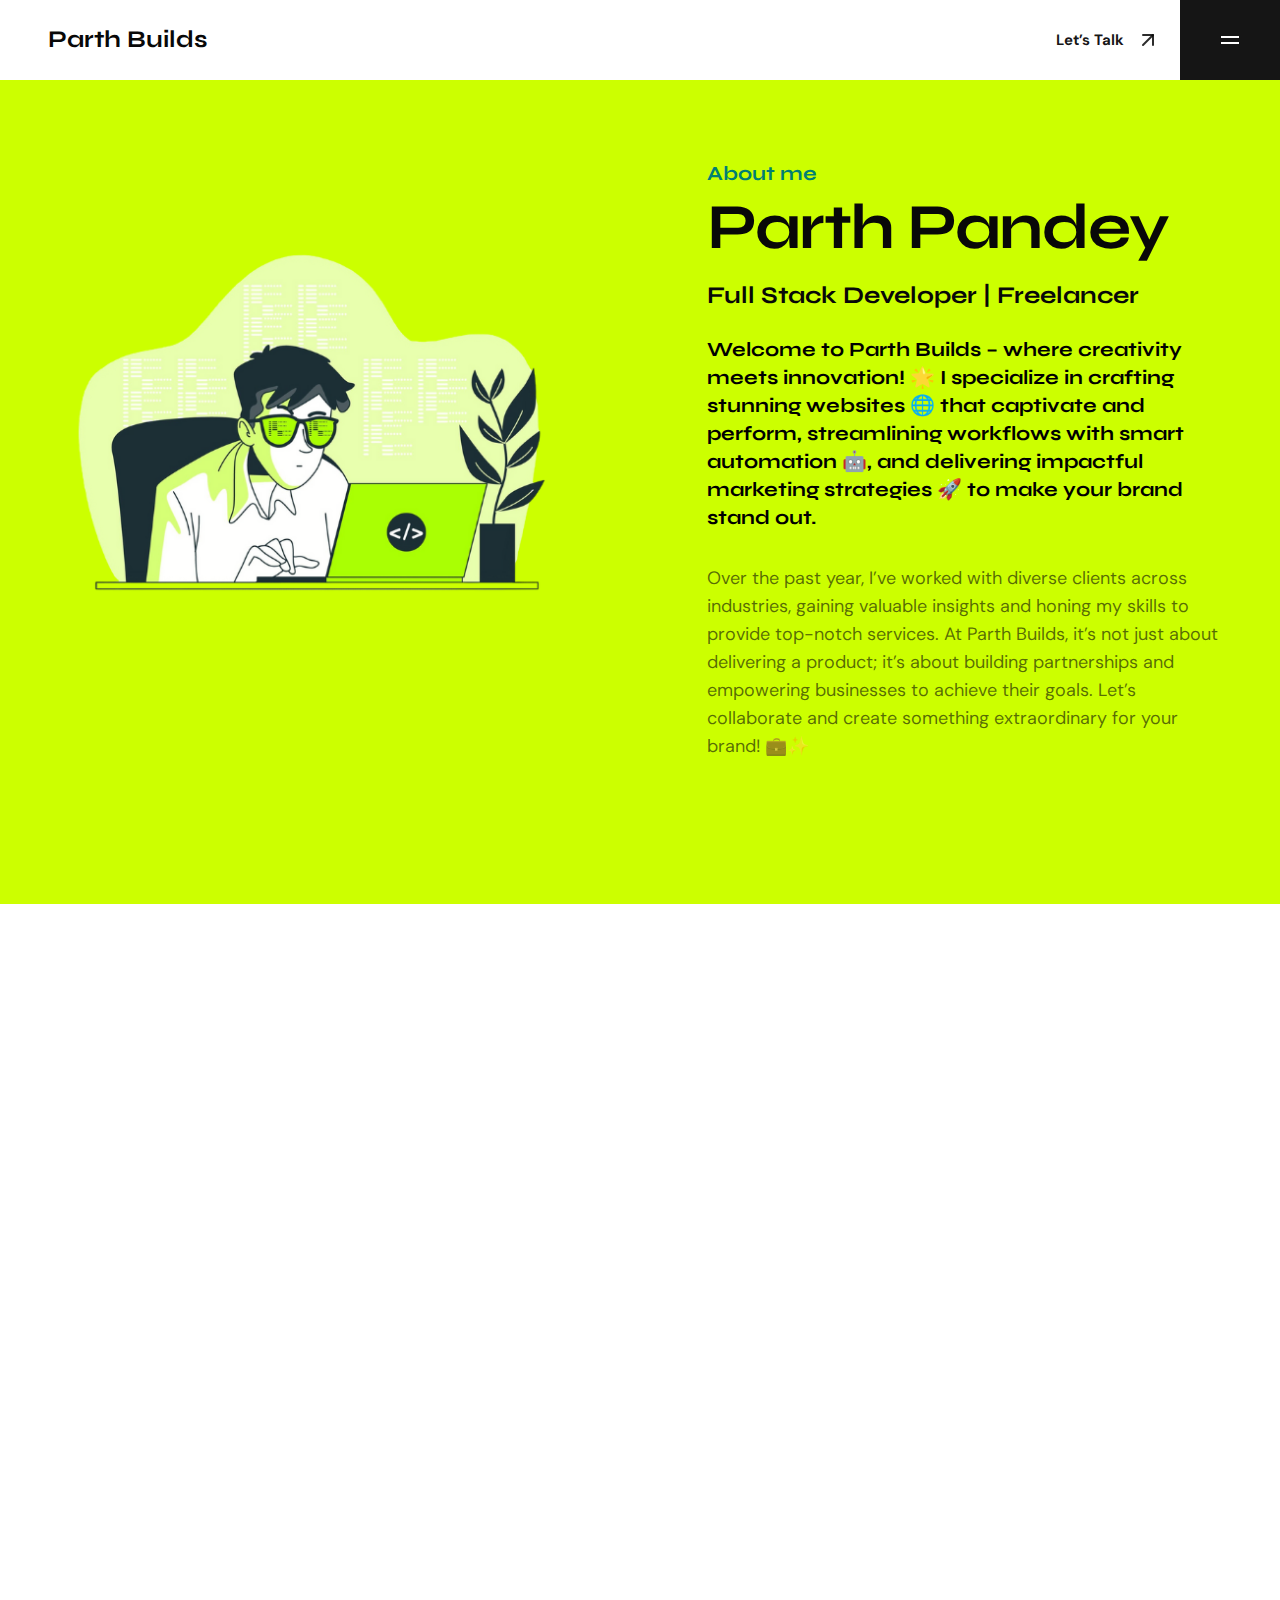
<file: about.html>
<!DOCTYPE html>
<html class="no-js" lang="en">

<head>
    <meta charset="utf-8" />
<meta http-equiv="x-ua-compatible" content="ie=edge" />
<title>About Parth Builds - Web Development, SaaS, and Automation Expertise</title>
<meta name="AdsBot-Google" content="noindex follow" />
<meta name="description" content="Discover Parth Builds, your go-to freelance expert for web development, SaaS solutions, automations, and marketing to grow your business." />
<meta name="viewport" content="width=device-width, initial-scale=1, shrink-to-fit=no" />


    <!-- Favicon -->
    <link rel="shortcut icon" type="image/x-icon" href="assets/images/favicon.png" />

    <!-- CSS (Font, Vendor, Icon, Plugins & Style CSS files) -->

    <!-- Font CSS -->

    <link rel="preconnect" href="https://fonts.googleapis.com">
    <link rel="preconnect" href="https://fonts.gstatic.com" crossorigin>
    <link
        href="https://fonts.googleapis.com/css2?family=DM+Sans:ital,opsz,wght@0,9..40,100;0,9..40,200;0,9..40,300;0,9..40,400;0,9..40,500;0,9..40,600;0,9..40,700;0,9..40,800;0,9..40,900;0,9..40,1000;1,9..40,100;1,9..40,200;1,9..40,300;1,9..40,400;1,9..40,500;1,9..40,600;1,9..40,700;1,9..40,800;1,9..40,900;1,9..40,1000&family=Inter:wght@100;200;300;400;500;600;700;800;900&family=Poppins:ital,wght@0,100;0,200;0,300;0,400;0,500;0,600;0,700;0,800;0,900;1,100;1,200;1,300;1,400;1,500;1,600;1,700;1,800;1,900&family=Syne:wght@400;500;600;700;800&display=swap"
        rel="stylesheet">

    <!-- Plugins CSS (All Plugins Files) -->
    <link rel="stylesheet" href="assets/css/plugins/aos.css" />
    <link rel="stylesheet" href="assets/css/plugins/swiper-bundle.min.css" />
    <link rel="stylesheet" href="assets/css/plugins/magnific-popup.css" />


    <!-- Style CSS -->
    <link rel="stylesheet" href="assets/css/style.css" />

</head>

<body>
    <div class="overflow-x-hidden">
        <!-- Header start -->

        <header id="sticky-header" class="xl:pl-12 bg-white">
            <div class="flex pl-4 xl:pl-0">

                <div class="flex-1 flex items-center justify-between">

                    <h3 class="text-black-800 font-bold font-Syne text-2xl">
                        Parth Builds
                    </h3>

                    <!-- Link Start -->
                    <a href="contact.html"
                        class="flex items-center flex-wrap py-[6px] px-3 text-[15px] font-bold text-active leading-none mr-2 transition-all duration-300 hover:text-orange group">Let’s
                        Talk
                        <span class="inline-block ml-3 group-hover:animate-arrow-move-up">
                            <svg width="24" height="24" viewBox="0 0 24 24" fill="none"
                                xmlns="http://www.w3.org/2000/svg">
                                <path d="M7 17L17 7" stroke="currentColor" stroke-opacity="0.9" stroke-width="2"
                                    stroke-linecap="round" stroke-linejoin="round" />
                                <path d="M7 7H17V17" stroke="currentColor" stroke-opacity="0.9" stroke-width="2"
                                    stroke-linecap="round" stroke-linejoin="round" />
                            </svg>
                        </span>
                    </a>
                    <!-- Link End -->
                </div>



                <!-- Button Start -->
                <div id="offcanvas-toggle"
                    class="flex-none bg-active flex items-center flex-wrap justify-center py-7 px-[38px] cursor-pointer">
                    <button>
                        <svg width="24" height="24" viewBox="0 0 24 24" fill="none" xmlns="http://www.w3.org/2000/svg">
                            <rect x="3" y="8" width="18" height="2" fill="white" />
                            <rect x="3" y="14" width="18" height="2" fill="white" />
                        </svg>

                    </button>
                </div>
                <!-- Button End -->

            </div>
        </header>


        <!-- offcanvas-menu start -->
        <div id="offcanvas"
            class="offcanvas right-0 top-0 bottom-0 z-50 transform translate-x-full fixed h-full w-[350px] md:w-[460px] transition-all ease-in-out duration-300 bg-black-800 pl-8 flex flex-wrap flex-col justify-between">
            <!-- close button start -->

            <div>
                <div class="flex flex-wrap justify-between items-center border-b border-border-white mb-[80px]">
                    <h3 class="text-white font-bold font-Syne text-2xl">
                        Parth Builds
                    </h3>
                    <button id="offcanvas-close" class="offcanvas-close bg-primary py-7 px-[38px]"
                        aria-label="offcanvas">
                        <svg width="24" height="24" viewBox="0 0 24 24" fill="none" xmlns="http://www.w3.org/2000/svg">
                            <path fill-rule="evenodd" clip-rule="evenodd"
                                d="M19.2803 4.71967C19.5732 5.01256 19.5732 5.48744 19.2803 5.78033L5.78033 19.2803C5.48744 19.5732 5.01256 19.5732 4.71967 19.2803C4.42678 18.9874 4.42678 18.5126 4.71967 18.2197L18.2197 4.71967C18.5126 4.42678 18.9874 4.42678 19.2803 4.71967Z"
                                fill="white" />
                            <path fill-rule="evenodd" clip-rule="evenodd"
                                d="M4.71967 4.71967C5.01256 4.42678 5.48744 4.42678 5.78033 4.71967L19.2803 18.2197C19.5732 18.5126 19.5732 18.9874 19.2803 19.2803C18.9874 19.5732 18.5126 19.5732 18.2197 19.2803L4.71967 5.78033C4.42678 5.48744 4.42678 5.01256 4.71967 4.71967Z"
                                fill="white" />
                        </svg>
                    </button>
                </div>

                <!-- close button end -->

                <!-- offcanvas-menu start -->

                <nav class="offcanvas-menu mr-[40px] flex flex-wrap flex-col justify-between">
                    <ul>
                        <li class="border-b border-border-white py-4 group">
                            <a href="index.html"
                                class="text-white text-xl font-bold font-Syne leading-none flex flex-wrap items-center justify-between hover:text-orange transition duration-300">Home
                                <span class="inline-block group-hover:animate-arrow-move-up">
                                    <svg width="24" height="24" viewBox="0 0 24 24" fill="none"
                                        xmlns="http://www.w3.org/2000/svg">
                                        <path d="M7 17L17 7" stroke="currentColor" stroke-opacity="0.9" stroke-width="2"
                                            stroke-linecap="round" stroke-linejoin="round"></path>
                                        <path d="M7 7H17V17" stroke="currentColor" stroke-opacity="0.9" stroke-width="2"
                                            stroke-linecap="round" stroke-linejoin="round"></path>
                                    </svg>
                                </span>
                            </a>
                        </li>
                        <li class="border-b border-border-white py-4 group">
                            <a href="about.html"
                                class="text-white text-xl font-bold font-Syne leading-none flex flex-wrap items-center justify-between hover:text-orange transition duration-300">About
                                <span class="inline-block group-hover:animate-arrow-move-up">
                                    <svg width="24" height="24" viewBox="0 0 24 24" fill="none"
                                        xmlns="http://www.w3.org/2000/svg">
                                        <path d="M7 17L17 7" stroke="currentColor" stroke-opacity="0.9" stroke-width="2"
                                            stroke-linecap="round" stroke-linejoin="round"></path>
                                        <path d="M7 7H17V17" stroke="currentColor" stroke-opacity="0.9" stroke-width="2"
                                            stroke-linecap="round" stroke-linejoin="round"></path>
                                    </svg>
                                </span>
                            </a>

                        </li>
                        <li class="border-b border-border-white py-4 group">
                            <a href="projects.html"
                                class="text-white text-xl font-bold font-Syne leading-none flex flex-wrap items-center justify-between hover:text-orange transition duration-300">Project
                                <span class="inline-block group-hover:animate-arrow-move-up">
                                    <svg width="24" height="24" viewBox="0 0 24 24" fill="none"
                                        xmlns="http://www.w3.org/2000/svg">
                                        <path d="M7 17L17 7" stroke="currentColor" stroke-opacity="0.9" stroke-width="2"
                                            stroke-linecap="round" stroke-linejoin="round"></path>
                                        <path d="M7 7H17V17" stroke="currentColor" stroke-opacity="0.9" stroke-width="2"
                                            stroke-linecap="round" stroke-linejoin="round"></path>
                                    </svg>
                                </span>
                            </a>
                        </li>

                        <li class="border-b border-border-white py-4 group">
                            <a href="blog.html"
                                class="text-white text-xl font-bold font-Syne leading-none flex flex-wrap items-center justify-between hover:text-orange transition duration-300">Blog
                                <span class="inline-block group-hover:animate-arrow-move-up">
                                    <svg width="24" height="24" viewBox="0 0 24 24" fill="none"
                                        xmlns="http://www.w3.org/2000/svg">
                                        <path d="M7 17L17 7" stroke="currentColor" stroke-opacity="0.9" stroke-width="2"
                                            stroke-linecap="round" stroke-linejoin="round"></path>
                                        <path d="M7 7H17V17" stroke="currentColor" stroke-opacity="0.9" stroke-width="2"
                                            stroke-linecap="round" stroke-linejoin="round"></path>
                                    </svg>
                                </span>
                            </a>
                        </li>


                        <li class="border-b border-border-white py-4 group">
                            <a href="contact.html"
                                class="text-white text-xl font-bold font-Syne leading-none flex flex-wrap items-center justify-between hover:text-orange transition duration-300">Contact
                                <span class="inline-block group-hover:animate-arrow-move-up">
                                    <svg width="24" height="24" viewBox="0 0 24 24" fill="none"
                                        xmlns="http://www.w3.org/2000/svg">
                                        <path d="M7 17L17 7" stroke="currentColor" stroke-opacity="0.9" stroke-width="2"
                                            stroke-linecap="round" stroke-linejoin="round"></path>
                                        <path d="M7 7H17V17" stroke="currentColor" stroke-opacity="0.9" stroke-width="2"
                                            stroke-linecap="round" stroke-linejoin="round"></path>
                                    </svg>
                                </span>
                            </a>
                        </li>

                    </ul>
                </nav>

            </div>


            <nav class="pb-10">
                <ul class="flex flex-wrap gap-x-4 items-center">
                    <li>
                        <a href="https://instagram.com/parthbuilds" class="text-white hover:text-orange">
                            <svg width="24" height="24" viewBox="0 0 24 24" fill="none"
                                xmlns="http://www.w3.org/2000/svg">
                                <path
                                    d="M7.75 2C4.245 2 2 4.245 2 7.75v8.5C2 19.755 4.245 22 7.75 22h8.5C19.755 22 22 19.755 22 16.25v-8.5C22 4.245 19.755 2 16.25 2h-8.5zM12 6.75a5.25 5.25 0 110 10.5 5.25 5.25 0 010-10.5zm0 1.5a3.75 3.75 0 100 7.5 3.75 3.75 0 000-7.5zm6.75-.5a.875.875 0 110 1.75.875.875 0 010-1.75z"
                                    fill="currentColor" fill-opacity="0.9"></path>
                            </svg>
                        </a>
                    </li>
                    <li><a href="https://linkedin.com/in/parth-pandey-alpha" class="text-white hover:text-orange"><svg
                                width="24" height="24" viewBox="0 0 24 24" fill="none"
                                xmlns="http://www.w3.org/2000/svg">
                                <path
                                    d="M6.94043 5.00002C6.94017 5.53046 6.7292 6.03906 6.35394 6.41394C5.97868 6.78883 5.46986 6.99929 4.93943 6.99902C4.409 6.99876 3.90039 6.78779 3.52551 6.41253C3.15062 6.03727 2.94016 5.52846 2.94043 4.99802C2.9407 4.46759 3.15166 3.95899 3.52692 3.5841C3.90218 3.20922 4.411 2.99876 4.94143 2.99902C5.47186 2.99929 5.98047 3.21026 6.35535 3.58552C6.73024 3.96078 6.9407 4.46959 6.94043 5.00002ZM7.00043 8.48002H3.00043V21H7.00043V8.48002ZM13.3204 8.48002H9.34043V21H13.2804V14.43C13.2804 10.77 18.0504 10.43 18.0504 14.43V21H22.0004V13.07C22.0004 6.90002 14.9404 7.13002 13.2804 10.16L13.3204 8.48002Z"
                                    fill="currentColor" fill-opacity="0.9"></path>
                            </svg>
                        </a></li>
                    <a href="https://facebook.com/Parth-builds" class="text-white hover:text-orange">
                        <svg width="24" height="24" viewBox="0 0 24 24" fill="none" xmlns="http://www.w3.org/2000/svg">
                            <path
                                d="M22 12C22 6.477 17.523 2 12 2S2 6.477 2 12c0 4.991 3.657 9.128 8.438 9.878v-6.991h-2.54v-2.887h2.54V9.908c0-2.506 1.492-3.89 3.776-3.89 1.094 0 2.239.195 2.239.195v2.46h-1.26c-1.242 0-1.628.772-1.628 1.561v1.874h2.773l-.443 2.887h-2.33V21.88C18.343 21.13 22 16.991 22 12z"
                                fill="currentColor" fill-opacity="0.9"></path>
                        </svg>
                    </a>
                    </li>
                    <li><a href="https://github.com/parthbuilds" class="text-white hover:text-orange"><svg width="24"
                                height="24" viewBox="0 0 24 24" fill="none" xmlns="http://www.w3.org/2000/svg">
                                <path
                                    d="M12.001 2C6.47598 2 2.00098 6.475 2.00098 12C1.99977 14.0992 2.65958 16.1454 3.88679 17.8484C5.114 19.5515 6.84631 20.8249 8.83798 21.488C9.33798 21.575 9.52598 21.275 9.52598 21.012C9.52598 20.775 9.51298 19.988 9.51298 19.15C7.00098 19.613 6.35098 18.538 6.15098 17.975C6.03798 17.687 5.55098 16.8 5.12598 16.562C4.77598 16.375 4.27598 15.912 5.11298 15.9C5.90098 15.887 6.46298 16.625 6.65098 16.925C7.55098 18.437 8.98798 18.012 9.56298 17.75C9.65098 17.1 9.91298 16.663 10.201 16.413C7.97598 16.163 5.65098 15.3 5.65098 11.475C5.65098 10.387 6.03798 9.488 6.67598 8.788C6.57598 8.538 6.22598 7.513 6.77598 6.138C6.77598 6.138 7.61298 5.875 9.52598 7.162C10.3401 6.9364 11.1812 6.82302 12.026 6.825C12.876 6.825 13.726 6.937 14.526 7.162C16.439 5.862 17.276 6.138 17.276 6.138C17.826 7.513 17.476 8.538 17.376 8.788C18.013 9.488 18.401 10.375 18.401 11.475C18.401 15.313 16.064 16.163 13.839 16.413C14.201 16.725 14.514 17.325 14.514 18.263C14.514 19.6 14.501 20.675 14.501 21.013C14.501 21.275 14.689 21.587 15.189 21.487C17.1738 20.8166 18.8985 19.5408 20.1203 17.8389C21.3421 16.1371 21.9995 14.095 22 12C22 6.475 17.525 2 12 2H12.001Z"
                                    fill="currentColor" fill-opacity="0.9"></path>
                            </svg>
                        </a></li>
                </ul>
            </nav>
        </div>
        <!-- offcanvas-menu end -->

        <!-- Header end -->

        <!-- About Me Sectin Start -->
        <section class="bg-secondary pt-20 pb-[120px]" data-aos="zoom-in">
            <div class="container">
                <div class="grid grid-cols-1 lg:grid-cols-2 gap-[60px] xl:gap-[134px]">
                    <img class="mx-auto" src="assets/images/about/about2.png" alt="about me">
                    <div class="font-bold font-Syne leading-none flex flex-wrap flex-col gap-y-2">
                        <span class="text-orange text-xl">About me</span>
                        <h3 class="text-black-800 text-4xl lg:text-5xl xl:text-[64px] tracking-[-1.5px]">
                            Parth Pandey
                        </h3>

                        <h4 class="text-black-800 text-2xl mt-3 mb-4">Full Stack Developer | Freelancer </h4>
                        <p class="text-xl font-bold font-Syne'] leading-7 mb-6">
                            Welcome to Parth Builds – where creativity meets innovation! 🌟 I specialize in crafting stunning websites 🌐 that captivate and perform, streamlining workflows with smart automation 🤖, and delivering impactful marketing strategies 🚀 to make your brand stand out.
                        </p>
                        <p class="paragraph mb-6">

                            Over the past year, I’ve worked with diverse clients across industries, gaining valuable
                            insights and honing my skills to provide top-notch services. At Parth Builds,
                            it’s not just about delivering a product; it’s about building partnerships and empowering
                            businesses to achieve their goals.
                            Let’s collaborate and create something extraordinary for your brand! 💼✨
                        </p>


                    </div>
                </div>
            </div>
        </section>
        <!-- About Me Sectin End -->



        <!-- Experience Sectin Start -->
        <section class="bg-white py-[120px] overflow-x-hidden">
            <div class="container" data-aos="zoom-out">
                <div class="grid grid-cols-1 lg:grid-cols-2 gap-6 lg:gap-[60px] xl:gap-[134px]">
                    <div class="font-bold font-Syne leading-none flex flex-wrap flex-col gap-y-2">
                        <h3 class="text-black-800 text-4xl lg:text-5xl xl:text-[64px] tracking-[-1.5px] mb-5">
                            Crafting Digital Experiences That Inspire
                        </h3>
                        <p class="paragraph mb-7">
                            I'm Parth, a freelance web developer passionate about building sleek websites, smart automations, and impactful marketing solutions.
                            With over a year of experience, I turn ideas into digital realities that save time and drive growth.
                            Let’s create something extraordinary together!
                        </p>
                        <ul class="flex flex-wrap gap-9 2xl:gap-[40px]">
                            <li>

                                <span
                                    class="text-black-800 text-[32px] font-bold font-Syne leading-10 relative before:rounded-full before:bg-black-300 before:block before:absolute before:top-[0px] before:left-0 before:right-0 before:-z-[1] before:w-[43px] before:h-[43px]">06</span>
                                <p class="paragraph">On Going Projects</p>
                            </li>
                            <li>

                                <span
                                    class="text-black-800 text-[32px] font-bold font-Syne leading-10 relative before:rounded-full before:bg-black-300 before:block before:absolute before:top-[0px] before:left-0 before:right-0 before:-z-[1] before:w-[43px] before:h-[43px]">10+</span>
                                <p class="paragraph">Worldwide client</p>
                            </li>
                            <li>

                                <span
                                    class="text-black-800 text-[32px] font-bold font-Syne leading-10 relative before:rounded-full before:bg-black-300 before:block before:absolute before:top-[0px] before:left-0 before:right-0 before:-z-[1] before:w-[43px] before:h-[43px]">08</span>
                                <p class="paragraph">Job done successfully</p>
                            </li>
                        </ul>
                    </div>

                    <div class="flex flex-col justify-end">
                        <div class="flex flex-wrap flex-col mb-12">
                            <span
                                class="text-black-800 text-[65px] xl:text-[80px] font-bold font-Syne leading-none inline-block relative z-10 before:rounded-full before:bg-primary before:block before:absolute before:top-[50%] before:left-[-13px] before:-z-[1] before:w-[95px] lg:before:w-[100px] xl:before:w-[110px] before:h-[95px] lg:before:h-[100px] xl:before:h-[110px] before:translate-y-[-50%]">1+</span>
                            <span class="strock-text mt-5">Years of <br> experience</span>

                        </div>

                        <div class="px-6 py-6 bg-black-800 rounded-lg flex flex-wrap justify-between items-end group">
                            <div class="flex flex-col flex-wrap gap-y-2">
                                <span class="text-orange text-lg font-normal leading-none">SAY HELLO!</span>
                                <h4 class="text-white text-2xl xl:text-[32px] font-bold font-Syne leading-none">
                                    Parthbuilds@gmail.com
                                </h4>
                            </div>
                            <div class="flex flex-wrap justify-end">
                                <a href="#" class="group-hover:animate-arrow-move-up">
                                    <svg width="48" height="48" viewBox="0 0 48 48" fill="none"
                                        xmlns="http://www.w3.org/2000/svg">
                                        <path d="M14 34L34 14" stroke="#007F73" stroke-width="3.5"
                                            stroke-linecap="round" stroke-linejoin="round" />
                                        <path d="M14 14H34V34" stroke="#007F73" stroke-width="3.5"
                                            stroke-linecap="round" stroke-linejoin="round" />
                                    </svg>

                                </a>
                            </div>
                        </div>
                    </div>
                </div>
            </div>
        </section>
        <!-- Experience Sectin End -->


        <!-- Video Section Start -->

        <div class="bg-white pb-[120px]">
            <div class="container">
                <div class="grid grid-cols-1">
                    <div class="relative" data-aos="zoom-in-up">
                        <img class="rounded-2xl" src="assets/images/video/video.png" alt="video image">
                        <a href="https://www.youtube.com/watch?v=mSC6GwizOag&ab_channel=TailwindLabs"
                            class="absolute top-[50%] left-[50%] translate-x-[-50%] translate-y-[-50%] z-10 play-button transition-all duration-200 hover:scale-105 group">
                            <svg width="100" height="100" viewBox="0 0 100 100" fill="none"
                                xmlns="http://www.w3.org/2000/svg">
                                <circle class="fill-primary group-hover:fill-yellow transition-all duration-300" cx="50"
                                    cy="50" r="50" />
                                <path class="stroke-black-800 group-hover:stroke-white" d="M43 41L57 50L43 59V41Z"
                                    stroke-opacity="0.9" stroke-width="3.5" stroke-linecap="round"
                                    stroke-linejoin="round" />
                            </svg>
                        </a>
                    </div>
                </div>
            </div>
        </div>

        <!-- Video Section End -->

        <!-- tabs start -->
        <section class="featured-properties py-[80px] lg:py-[100px]">
            <div class="container" data-aos="zoom-out">
                <div class="grid grid-cols-12">

                    <div class="col-span-12">

                        <div class="font-bold font-Syne text-center leading-none flex flex-wrap flex-col gap-y-2 mb-4">
                            <span class="text-orange text-xl">Resume</span>
                            <h3 class="text-black-800 text-4xl lg:text-5xl xl:text-[64px] tracking-[-1.5px]">
                                All about <span
                                    class="relative before:rounded-full before:bg-primary before:block before:absolute before:top-[8px] before:left-[15px] before:-z-[1] before:w-[36px] lg:before:w-[48px] xl:before:w-[64px] before:h-[36px] lg:before:h-[48px] xl:before:h-[64px]">Me</span>..

                            </h3>



                        </div>
                        <div class="tabs flex flex-wrap justify-center gap-4 mt-8 mb-14">
                            <button data-tab="about_me_tab"
                                class="tab-btn justify-between items-center inline-flex group active">
                                About me
                                <span class="inline-block ml-3 group-hover:animate-arrow-move-up">
                                    <svg width="24" height="24" viewBox="0 0 24 24" fill="none"
                                        xmlns="http://www.w3.org/2000/svg">
                                        <path d="M7 17L17 7" stroke="currentColor" stroke-opacity="0.9" stroke-width="2"
                                            stroke-linecap="round" stroke-linejoin="round"></path>
                                        <path d="M7 7H17V17" stroke="currentColor" stroke-opacity="0.9" stroke-width="2"
                                            stroke-linecap="round" stroke-linejoin="round"></path>
                                    </svg>
                                </span>
                            </button>
                            <button data-tab="experience_tab"
                                class="tab-btn justify-between items-center inline-flex group">
                                Experience
                                <span class="inline-block ml-3 group-hover:animate-arrow-move-up">
                                    <svg width="24" height="24" viewBox="0 0 24 24" fill="none"
                                        xmlns="http://www.w3.org/2000/svg">
                                        <path d="M7 17L17 7" stroke="currentColor" stroke-opacity="0.9" stroke-width="2"
                                            stroke-linecap="round" stroke-linejoin="round"></path>
                                        <path d="M7 7H17V17" stroke="currentColor" stroke-opacity="0.9" stroke-width="2"
                                            stroke-linecap="round" stroke-linejoin="round"></path>
                                    </svg>
                                </span>
                            </button>
                            <button data-tab="education_tab"
                                class="tab-btn justify-between items-center inline-flex group">
                                Education
                                <span class="inline-block ml-3 group-hover:animate-arrow-move-up">
                                    <svg width="24" height="24" viewBox="0 0 24 24" fill="none"
                                        xmlns="http://www.w3.org/2000/svg">
                                        <path d="M7 17L17 7" stroke="currentColor" stroke-opacity="0.9" stroke-width="2"
                                            stroke-linecap="round" stroke-linejoin="round"></path>
                                        <path d="M7 7H17V17" stroke="currentColor" stroke-opacity="0.9" stroke-width="2"
                                            stroke-linecap="round" stroke-linejoin="round"></path>
                                    </svg>
                                </span>
                            </button>
                            <button data-tab="skills_tab"
                                class="tab-btn justify-between items-center inline-flex group">
                                Skills
                                <span class="inline-block ml-3 group-hover:animate-arrow-move-up">
                                    <svg width="24" height="24" viewBox="0 0 24 24" fill="none"
                                        xmlns="http://www.w3.org/2000/svg">
                                        <path d="M7 17L17 7" stroke="currentColor" stroke-opacity="0.9" stroke-width="2"
                                            stroke-linecap="round" stroke-linejoin="round"></path>
                                        <path d="M7 7H17V17" stroke="currentColor" stroke-opacity="0.9" stroke-width="2"
                                            stroke-linecap="round" stroke-linejoin="round"></path>
                                    </svg>
                                </span>
                            </button>
                            <button data-tab="awards_tab"
                                class="tab-btn justify-between items-center inline-flex group">
                                Projects
                                <span class="inline-block ml-3 group-hover:animate-arrow-move-up">
                                    <svg width="24" height="24" viewBox="0 0 24 24" fill="none"
                                        xmlns="http://www.w3.org/2000/svg">
                                        <path d="M7 17L17 7" stroke="currentColor" stroke-opacity="0.9" stroke-width="2"
                                            stroke-linecap="round" stroke-linejoin="round"></path>
                                        <path d="M7 7H17V17" stroke="currentColor" stroke-opacity="0.9" stroke-width="2"
                                            stroke-linecap="round" stroke-linejoin="round"></path>
                                    </svg>
                                </span>
                            </button>
                        </div>
                    </div>

                    <div class="col-span-12">
                        <div id="about_me_tab" class="tab-content active relative">
                            <div class="grid grid-cols-1 lg:grid-cols-2 gap-6 xl:gap-0">

                                <img src="assets/images/about/about3.png" alt="about me">
                                <div>
                                    <h4 class="text-black-800 text-2xl lg:text-[32px] font-bold font-Syne mb-6">Based in
                                        Bangalore
                                    </h4>
                                    <p class="paragraph mb-7">Parth Pandey, <span class="text-black-800">Full Stack Developer | Freelance</span>,
                                        based
                                        in
                                        Bangalore. Dedicated to creating impactful digital solutions. From sleek websites to efficient automation,
                                        I help businesses save time, grow faster, and stand out.</p>
                                    <p class="paragraph mb-14">With a passion for innovation, I bring your ideas to life with creativity and precision.</p>

                                    <ul class="flex-col gap-3 inline-flex">
                                        <li class="gap-10 inline-flex items-center">
                                            <span
                                                class="w-[110px] text-black-text-800 text-lg font-normal leading-none">
                                                Name</span>
                                            <span class="text-black-800 text-2xl font-bold font-Syne leading-8">
                                                Parth Pandey</span>
                                        </li>
                                        <li class="gap-10 inline-flex items-center">
                                            <span
                                                class="w-[110px] text-black-text-800 text-lg font-normal leading-none">
                                                Nationality</span>
                                            <span class="text-black-800 text-2xl font-bold font-Syne leading-8">
                                                Bangalore</span>
                                        </li>
                                        <li class="gap-10 inline-flex items-center">
                                            <span
                                                class="w-[110px] text-black-text-800 text-lg font-normal leading-none">
                                                Phone</span>
                                            <span class="text-black-800 text-2xl font-bold font-Syne leading-8">
                                                +91 8005838132</span>
                                        </li>
                                        <li class="gap-10 inline-flex items-center">
                                            <span
                                                class="w-[110px] text-black-text-800 text-lg font-normal leading-none">
                                                Email</span>
                                            <span class="text-black-800 text-xl font-bold font-Syne leading-8">
                                                Parthbuilds@gmail.com</span>
                                        </li>
                                        <li class="gap-10 inline-flex items-center">
                                            <span
                                                class="w-[110px] text-black-text-800 text-lg font-normal leading-none">
                                                Experience</span>
                                            <span class="text-black-800 text-2xl font-bold font-Syne leading-8">
                                                1+ YEAR</span>
                                        </li>
                                        <li class="gap-10 inline-flex items-center">
                                            <span
                                                class="w-[110px] text-black-text-800 text-lg font-normal leading-none">
                                                Freelance</span>
                                            <span class="text-black-800 text-2xl font-bold font-Syne leading-8">
                                                Available</span>
                                        </li>
                                        <li class="gap-10 inline-flex items-center">
                                            <span
                                                class="w-[110px] text-black-text-800 text-lg font-normal leading-none">
                                                Language</span>
                                            <span class="text-black-800 text-2xl font-bold font-Syne leading-8">
                                                English, Hindi</span>
                                        </li>
                                    </ul>
                                </div>
                            </div>
                        </div>


                        <div id="experience_tab" class="tab-content relative">
                            <h4 class="text-black-800 text-2xl lg:text-[32px] font-bold font-Syne mb-6">Experience</h4>

                            <div class="grid grid-cols-1 sm:grid-cols-2 gap-x-4 gap-y-5">

                                <div
                                    class="pt-[30px] px-7 pb-7 bg-black-500 rounded-2xl transition-all hover:shadow-2xl hover:bg-white flex flex-wrap flex-col gap-8 justify-between">
                                    <span
                                        class="text-sm font-normal font-Inter leading-tight text-black-text-800">01/2025
                                        –
                                        </span>
                                    <div>
                                        <p
                                            class="text-lg font-normal font-sans leading-7 text-black-800 relative z-[1] before:rounded-full before:bg-orange before:block before:absolute before:top-[50%] before:translate-y-[-50%] before:left-0 before:-z-[1] before:w-[8px] before:h-[8px] pl-4">
                                            Freelance</p>
                                        <h4 class="font-bold font-Syne leading-normal text-2xl text-black-800">Full Stack Developer
                                        </h4>
                                    </div>
                                </div>

                                <div
                                    class="pt-[30px] px-7 pb-7 bg-black-500 rounded-2xl transition-all hover:shadow-2xl hover:bg-white flex flex-wrap flex-col gap-8 justify-between">
                                    <span
                                        class="text-sm font-normal font-Inter leading-tight text-black-text-800">06/2024
                                        – 12/2024</span>
                                    <div>
                                        <p
                                            class="text-lg font-normal font-sans leading-7 text-black-800 relative z-[1] before:rounded-full before:bg-orange before:block before:absolute before:top-[50%] before:translate-y-[-50%] before:left-0 before:-z-[1] before:w-[8px] before:h-[8px] pl-4">
                                            AVS Visa World</p>
                                        <h4 class="font-bold font-Syne leading-normal text-2xl text-black-800">
                                            Digital Marketing
                                        </h4>
                                    </div>
                                </div>

                                <div
                                    class="pt-[30px] px-7 pb-7 bg-black-500 rounded-2xl transition-all hover:shadow-2xl hover:bg-white flex flex-wrap flex-col gap-8 justify-between">
                                    <span
                                        class="text-sm font-normal font-Inter leading-tight text-black-text-800">03/2024
                                        – 05/2024</span>
                                    <div>
                                        <p
                                            class="text-lg font-normal font-sans leading-7 text-black-800 relative z-[1] before:rounded-full before:bg-orange before:block before:absolute before:top-[50%] before:translate-y-[-50%] before:left-0 before:-z-[1] before:w-[8px] before:h-[8px] pl-4">
                                            Freelance @ JPC</p>
                                        <h4 class="font-bold font-Syne leading-normal text-2xl text-black-800">
                                        </h4>MERN Stack Developer
                                    </div>
                                </div>

                                <div
                                    class="pt-[30px] px-7 pb-7 bg-black-500 rounded-2xl transition-all hover:shadow-2xl hover:bg-white flex flex-wrap flex-col gap-8 justify-between">
                                    <span
                                        class="text-sm font-normal font-Inter leading-tight text-black-text-800">03/2023
                                        – 07/2023</span>
                                    <div>
                                        <p
                                            class="text-lg font-normal font-sans leading-7 text-black-800 relative z-[1] before:rounded-full before:bg-orange before:block before:absolute before:top-[50%] before:translate-y-[-50%] before:left-0 before:-z-[1] before:w-[8px] before:h-[8px] pl-4">
                                            Bohemik Living</p>
                                        <h4 class="font-bold font-Syne leading-normal text-2xl text-black-800">Web Developer
                                        </h4>
                                    </div>
                                </div>

                            </div>
                        </div>

                        <div id="education_tab" class="tab-content">
                            <h4 class="text-black-800 text-2xl lg:text-[32px] font-bold font-Syne mb-6">Education</h4>

                            <div class="grid grid-cols-1 gap-6">

                                <div
                                    class="pt-[30px] px-7 pb-7 bg-black-500 rounded-2xl transition-all hover:shadow-2xl hover:bg-white flex flex-wrap gap-[30px] md:gap-[60px] lg:gap-[104px]">
                                    <span
                                        class="text-sm font-normal font-Inter leading-tight text-black-text-800">05/2020
                                        –
                                        05/2024</span>
                                    <div class="flex-1">
                                        <p
                                            class="text-lg font-normal font-sans leading-7 text-black-800 relative z-[1] before:rounded-full before:bg-orange before:block before:absolute before:top-[50%] before:translate-y-[-50%] before:left-0 before:-z-[1] before:w-[8px] before:h-[8px] pl-4">
                                            Poornima College Of Engineering</p>
                                        <h4 class="font-bold font-Syne leading-normal text-2xl text-black-800">B.Tech in Information Technology
                                        </h4>
                                    </div>
                                </div>

                                <div
                                    class="pt-[30px] px-7 pb-7 bg-black-500 rounded-2xl transition-all hover:shadow-2xl hover:bg-white flex flex-wrap gap-[30px] md:gap-[60px] lg:gap-[104px]">
                                    <span
                                        class="text-sm font-normal font-Inter leading-tight text-black-text-800">03/2018
                                        – 07/2020</span>
                                    <div class="flex-1">
                                        <p
                                            class="text-lg font-normal font-sans leading-7 text-black-800 relative z-[1] before:rounded-full before:bg-orange before:block before:absolute before:top-[50%] before:translate-y-[-50%] before:left-0 before:-z-[1] before:w-[8px] before:h-[8px] pl-4">
                                            St. Jhon's High School</p>
                                        <h4 class="font-bold font-Syne leading-normal text-2xl text-black-800">12 th (Science)
                                        </h4>
                                    </div>
                                </div>

                                <div
                                    class="pt-[30px] px-7 pb-7 bg-black-500 rounded-2xl transition-all hover:shadow-2xl hover:bg-white flex flex-wrap gap-[30px] md:gap-[60px] lg:gap-[104px]">
                                    <span
                                        class="text-sm font-normal font-Inter leading-tight text-black-text-800">03/2012
                                        – 07/2018</span>
                                    <div class="flex-1">
                                        <p
                                            class="text-lg font-normal font-sans leading-7 text-black-800 relative z-[1] before:rounded-full before:bg-orange before:block before:absolute before:top-[50%] before:translate-y-[-50%] before:left-0 before:-z-[1] before:w-[8px] before:h-[8px] pl-4">
                                            St. Mary's High School</p>
                                        <h4 class="font-bold font-Syne leading-normal text-2xl text-black-800">10 th Standard
                                        </h4>
                                    </div>
                                </div>


                            </div>
                        </div>
                        <div id="skills_tab" class="tab-content">
                            <h4 class="text-black-800 text-2xl lg:text-[32px] font-bold font-Syne mb-6">Skills</h4>

                            <div class="grid grid-cols-1 sm:grid-cols-2 md:grid-cols-3 gap-5">

                                <div
                                    class="pt-[30px] px-7 pb-7 bg-black-500 rounded-2xl transition-all hover:shadow-2xl hover:bg-white flex flex-wrap gap-4 items-start">
                                    <img class="items-start" src="assets/images/skills/vs-code.png" alt="icons">
                                    <div class="flex flex-wrap gap-1 flex-1 flex-col">
                                        <h4 class="font-bold font-Syne leading-normal text-xl text-black-800">React JS.
                                        </h4>
                                        <p class="text-sm font-normal font-Inter leading-none text-black-800">(90%)</p>
                                    </div>
                                </div>


                                <div
                                    class="pt-[30px] px-7 pb-7 bg-black-500 rounded-2xl transition-all hover:shadow-2xl hover:bg-white flex flex-wrap gap-4 items-start">
                                    <img class="items-start" src="assets/images/skills/figma.png" alt="icons">
                                    <div class="flex flex-wrap gap-1 flex-1 flex-col">
                                        <h4 class="font-bold font-Syne leading-normal text-xl text-black-800">Figma</h4>
                                        <p class="text-sm font-normal font-Inter leading-none text-black-800">(70%)</p>
                                    </div>
                                </div>

                                <div
                                    class="pt-[30px] px-7 pb-7 bg-black-500 rounded-2xl transition-all hover:shadow-2xl hover:bg-white flex flex-wrap gap-4 items-start">
                                    <img class="items-start" src="assets/images/skills/tailwind.svg" alt="icons">
                                    <div class="flex flex-wrap gap-1 flex-1 flex-col">
                                        <h4 class="font-bold font-Syne leading-normal text-xl text-black-800">Tailwind
                                        </h4>
                                        <p class="text-sm font-normal font-Inter leading-none text-black-800">(80%)</p>
                                    </div>
                                </div>

                                <div
                                    class="pt-[30px] px-7 pb-7 bg-black-500 rounded-2xl transition-all hover:shadow-2xl hover:bg-white flex flex-wrap gap-4 items-start">
                                    <img class="items-start" src="assets/images/skills/wordpress.png" alt="icons">
                                    <div class="flex flex-wrap gap-1 flex-1 flex-col">
                                        <h4 class="font-bold font-Syne leading-normal text-xl text-black-800">Wordpress
                                        </h4>
                                        <p class="text-sm font-normal font-Inter leading-none text-black-800">(80%)</p>
                                    </div>
                                </div>

                                <div
                                    class="pt-[30px] px-7 pb-7 bg-black-500 rounded-2xl transition-all hover:shadow-2xl hover:bg-white flex flex-wrap gap-4 items-start">
                                    <img class="items-start" src="assets/images/skills/github.png" alt="icons">
                                    <div class="flex flex-wrap gap-1 flex-1 flex-col">
                                        <h4 class="font-bold font-Syne leading-normal text-xl text-black-800">Git / Github
                                        </h4>
                                        <p class="text-sm font-normal font-Inter leading-none text-black-800">(80%)</p>
                                    </div>
                                </div>

                                <div
                                    class="pt-[30px] px-7 pb-7 bg-black-500 rounded-2xl transition-all hover:shadow-2xl hover:bg-white flex flex-wrap gap-4 items-start">
                                    <img class="items-start" src="assets/images/skills/Nextjs.png" alt="icons">
                                    <div class="flex flex-wrap gap-1 flex-1 flex-col">
                                        <h4 class="font-bold font-Syne leading-normal text-xl text-black-800">Next JS.
                                        </h4>
                                        <p class="text-sm font-normal font-Inter leading-none text-black-800">(80%)</p>
                                    </div>
                                </div>
                                <div
                                    class="pt-[30px] px-7 pb-7 bg-black-500 rounded-2xl transition-all hover:shadow-2xl hover:bg-white flex flex-wrap gap-4 items-start">
                                    <img class="items-start" src="assets/images/skills/javascript.svg" alt="icons">
                                    <div class="flex flex-wrap gap-1 flex-1 flex-col">
                                        <h4 class="font-bold font-Syne leading-normal text-xl text-black-800">JavaScript
                                        </h4>
                                        <p class="text-sm font-normal font-Inter leading-none text-black-800">(70%)</p>
                                    </div>
                                </div>
                                <div
                                    class="pt-[30px] px-7 pb-7 bg-black-500 rounded-2xl transition-all hover:shadow-2xl hover:bg-white flex flex-wrap gap-4 items-start">
                                    <img class="items-start" src="assets/images/skills/python.svg" alt="icons">
                                    <div class="flex flex-wrap gap-1 flex-1 flex-col">
                                        <h4 class="font-bold font-Syne leading-normal text-xl text-black-800">Python
                                        </h4>
                                        <p class="text-sm font-normal font-Inter leading-none text-black-800">(70%)</p>
                                    </div>
                                </div>


                            </div>
                        </div>
                        <div id="awards_tab" class="tab-content">
                            <h4 class="text-black-800 text-2xl lg:text-[32px] font-bold font-Syne mb-6">Projects</h4>

                            <div class="grid grid-cols-1 sm:grid-cols-2 gap-6">

                                <div
                                    class="p-8 bg-black-500 rounded-2xl transition-all hover:shadow-2xl hover:bg-white group flex flex-wrap flex-col gap-8">

                                    <div class="flex items-start justify-between">
                                        <img src="assets/images/awards/w-dot.png" alt="icons">
                                        <span class="font-normal text-sm font-Inter text-black-text-800">2018</span>
                                    </div>

                                    <div>
                                        <p
                                            class="text-lg font-normal font-sans leading-7 text-black-800 relative z-[1] before:rounded-full before:bg-orange before:block before:absolute before:top-[50%] before:translate-y-[-50%] before:left-0 before:-z-[1] before:w-[8px] before:h-[8px] pl-4">
                                            Winner</p>
                                        <h4 class="font-bold font-Syne leading-normal text-xl text-black-800">01X
                                            Project
                                        </h4>
                                    </div>
                                </div>

                                <div
                                    class="p-8 bg-black-500 rounded-2xl transition-all hover:shadow-2xl hover:bg-white group flex flex-wrap flex-col gap-8">

                                    <div class="flex items-start justify-between">
                                        <img src="assets/images/awards/webby.png" alt="icons">
                                        <span class="font-normal text-sm font-Inter text-black-text-800">2018</span>
                                    </div>

                                    <div>
                                        <p
                                            class="text-lg font-normal font-sans leading-7 text-black-800 relative z-[1] before:rounded-full before:bg-orange before:block before:absolute before:top-[50%] before:translate-y-[-50%] before:left-0 before:-z-[1] before:w-[8px] before:h-[8px] pl-4">
                                            Winner</p>
                                        <h4 class="font-bold font-Syne leading-normal text-xl text-black-800">02X
                                            Project
                                        </h4>
                                    </div>
                                </div>

                                <div
                                    class="p-8 bg-black-500 rounded-2xl transition-all hover:shadow-2xl hover:bg-white group flex flex-wrap flex-col gap-8">

                                    <div class="flex items-start justify-between">
                                        <img src="assets/images/awards/fwa.png" alt="icons">
                                        <span class="font-normal text-sm font-Inter text-black-text-800">2018</span>
                                    </div>

                                    <div>
                                        <p
                                            class="text-lg font-normal font-sans leading-7 text-black-800 relative z-[1] before:rounded-full before:bg-orange before:block before:absolute before:top-[50%] before:translate-y-[-50%] before:left-0 before:-z-[1] before:w-[8px] before:h-[8px] pl-4">
                                            Winner</p>
                                        <h4 class="font-bold font-Syne leading-normal text-xl text-black-800">03X
                                            Project
                                        </h4>
                                    </div>
                                </div>

                                <div
                                    class="p-8 bg-black-500 rounded-2xl transition-all hover:shadow-2xl hover:bg-white group flex flex-wrap flex-col gap-8">

                                    <div class="flex items-start justify-between">
                                        <img src="assets/images/awards/wordpress.png" alt="icons">
                                        <span class="font-normal text-sm font-Inter text-black-text-800">2018</span>
                                    </div>

                                    <div>
                                        <p
                                            class="text-lg font-normal font-sans leading-7 text-black-800 relative z-[1] before:rounded-full before:bg-orange before:block before:absolute before:top-[50%] before:translate-y-[-50%] before:left-0 before:-z-[1] before:w-[8px] before:h-[8px] pl-4">
                                            Winner</p>
                                        <h4 class="font-bold font-Syne leading-normal text-xl text-black-800">04X
                                            Project
                                        </h4>
                                    </div>
                                </div>

                            </div>
                        </div>
                    </div>
                </div>
            </div>
        </section>
        <!-- tabs end -->


        <!-- Testimonial section Start -->
        <section class="bg-white py-[120px] testimonial" data-aos="fade-up">
            <div class="px-8 xl:pr-0 xl:pl-[4%] 2xl:pl-[6%] 3xl:pl-[17%]">
                <div class="flex flex-col xl:flex-row gap-x-[55px] 2xl:gap-x-[100px] 3xl:gap-x-[165px]">

                    <div class="font-bold font-Syne leading-none flex flex-wrap flex-col gap-y-2 md:text-center xl:text-left mb-10">
                        <span class="text-orange text-xl">Testimonial</span>
                        <h3 class="inline-block text-black-800 text-4xl lg:text-5xl xl:text-[64px] tracking-[-1.5px]">
                            <span
                                class="relative z-[1] before:rounded-full before:bg-primary before:block before:absolute before:top-[4px] before:left-[-2px] before:-z-[1] before:w-[36px] lg:before:w-[48px] xl:before:w-[64px] before:h-[36px] lg:before:h-[48px] xl:before:h-[64px]">Cl</span>ient
                            <br class="hidden xl:inline-block" /> feedback
                        </h3>
                    </div>


                    <div class="swiper w-full">
                        <div class="swiper-wrapper">
                            <div class="swiper-slide">
                                <span class="inline-block mb-5 sm:mb-8">
                                    <svg width="48" height="48" viewBox="0 0 48 48" fill="none"
                                        xmlns="http://www.w3.org/2000/svg">
                                        <path
                                            d="M21.75 13.5L21.75 30C21.7475 32.3862 20.7985 34.6739 19.1112 36.3612C17.4239 38.0485 15.1362 38.9975 12.75 39C12.3522 39 11.9706 38.842 11.6893 38.5607C11.408 38.2794 11.25 37.8978 11.25 37.5C11.25 37.1022 11.408 36.7206 11.6893 36.4393C11.9706 36.158 12.3522 36 12.75 36C14.3413 36 15.8674 35.3679 16.9926 34.2426C18.1179 33.1174 18.75 31.5913 18.75 30V28.5H7.5C6.70435 28.5 5.94129 28.1839 5.37868 27.6213C4.81607 27.0587 4.5 26.2956 4.5 25.5L4.5 13.5C4.5 12.7044 4.81607 11.9413 5.37868 11.3787C5.94129 10.8161 6.70435 10.5 7.5 10.5L18.75 10.5C19.5456 10.5 20.3087 10.8161 20.8713 11.3787C21.4339 11.9413 21.75 12.7044 21.75 13.5ZM40.5 10.5H29.25C28.4544 10.5 27.6913 10.8161 27.1287 11.3787C26.5661 11.9413 26.25 12.7044 26.25 13.5L26.25 25.5C26.25 26.2956 26.5661 27.0587 27.1287 27.6213C27.6913 28.1839 28.4544 28.5 29.25 28.5H40.5V30C40.5 31.5913 39.8679 33.1174 38.7426 34.2426C37.6174 35.3679 36.0913 36 34.5 36C34.1022 36 33.7206 36.158 33.4393 36.4393C33.158 36.7206 33 37.1022 33 37.5C33 37.8978 33.158 38.2794 33.4393 38.5607C33.7206 38.842 34.1022 39 34.5 39C36.8862 38.9975 39.1739 38.0485 40.8612 36.3612C42.5485 34.6739 43.4975 32.3862 43.5 30V13.5C43.5 12.7044 43.1839 11.9413 42.6213 11.3787C42.0587 10.8161 41.2957 10.5 40.5 10.5Z"
                                            fill="#080808" fill-opacity="0.9" />
                                    </svg>
                                </span>
                                <p class="text-black-text-800 text-[16px] sm:text-lg xl:text-xl font-bold font-Syne leading-7 mb-4">
                                    "Parth built a sleek website that highlights our visa services and boosted client inquiries with effective marketing.
                                    <br/>Highly professional!"
</p>
                                <h4 class="flex flex-wrap items-center gap-4 text-black-800 text-[16px] sm:text-lg font-extrabold font-Syne leading-7">
                                    <span><svg width="48" height="2" viewBox="0 0 48 2" fill="none"
                                            xmlns="http://www.w3.org/2000/svg">
                                            <path d="M0 1H48" stroke="#080808" stroke-opacity="0.4" />
                                        </svg>
                                    </span> AVS Visa Services
                                </h4>
                            </div>
                            <div class="swiper-slide">
                                <span class="inline-block mb-5 sm:mb-8">
                                    <svg width="48" height="48" viewBox="0 0 48 48" fill="none"
                                        xmlns="http://www.w3.org/2000/svg">
                                        <path
                                            d="M21.75 13.5L21.75 30C21.7475 32.3862 20.7985 34.6739 19.1112 36.3612C17.4239 38.0485 15.1362 38.9975 12.75 39C12.3522 39 11.9706 38.842 11.6893 38.5607C11.408 38.2794 11.25 37.8978 11.25 37.5C11.25 37.1022 11.408 36.7206 11.6893 36.4393C11.9706 36.158 12.3522 36 12.75 36C14.3413 36 15.8674 35.3679 16.9926 34.2426C18.1179 33.1174 18.75 31.5913 18.75 30V28.5H7.5C6.70435 28.5 5.94129 28.1839 5.37868 27.6213C4.81607 27.0587 4.5 26.2956 4.5 25.5L4.5 13.5C4.5 12.7044 4.81607 11.9413 5.37868 11.3787C5.94129 10.8161 6.70435 10.5 7.5 10.5L18.75 10.5C19.5456 10.5 20.3087 10.8161 20.8713 11.3787C21.4339 11.9413 21.75 12.7044 21.75 13.5ZM40.5 10.5H29.25C28.4544 10.5 27.6913 10.8161 27.1287 11.3787C26.5661 11.9413 26.25 12.7044 26.25 13.5L26.25 25.5C26.25 26.2956 26.5661 27.0587 27.1287 27.6213C27.6913 28.1839 28.4544 28.5 29.25 28.5H40.5V30C40.5 31.5913 39.8679 33.1174 38.7426 34.2426C37.6174 35.3679 36.0913 36 34.5 36C34.1022 36 33.7206 36.158 33.4393 36.4393C33.158 36.7206 33 37.1022 33 37.5C33 37.8978 33.158 38.2794 33.4393 38.5607C33.7206 38.842 34.1022 39 34.5 39C36.8862 38.9975 39.1739 38.0485 40.8612 36.3612C42.5485 34.6739 43.4975 32.3862 43.5 30V13.5C43.5 12.7044 43.1839 11.9413 42.6213 11.3787C42.0587 10.8161 41.2957 10.5 40.5 10.5Z"
                                            fill="#080808" fill-opacity="0.9" />
                                    </svg>
                                </span>
                                <p class="text-black-text-800 text-[16px] sm:text-lg xl:text-xl font-bold font-Syne leading-7 mb-4">
                                    "Parth streamlined our workflows and created a website that perfectly reflects our brand, saving us countless hours.
                                    <br/>Highly recommend!"


                                </p>
                                <h4 class="flex flex-wrap items-center gap-4 text-black-800 text-[16px] sm:text-lg font-extrabold font-Syne leading-7">
                                    <span><svg width="48" height="2" viewBox="0 0 48 2" fill="none"
                                            xmlns="http://www.w3.org/2000/svg">
                                            <path d="M0 1H48" stroke="#080808" stroke-opacity="0.4" />
                                        </svg>
                                    </span> Bohemik Living
                                </h4>
                            </div>
                            <div class="swiper-slide">
                                <span class="inline-block mb-5 sm:mb-8">
                                    <svg width="48" height="48" viewBox="0 0 48 48" fill="none"
                                        xmlns="http://www.w3.org/2000/svg">
                                        <path
                                            d="M21.75 13.5L21.75 30C21.7475 32.3862 20.7985 34.6739 19.1112 36.3612C17.4239 38.0485 15.1362 38.9975 12.75 39C12.3522 39 11.9706 38.842 11.6893 38.5607C11.408 38.2794 11.25 37.8978 11.25 37.5C11.25 37.1022 11.408 36.7206 11.6893 36.4393C11.9706 36.158 12.3522 36 12.75 36C14.3413 36 15.8674 35.3679 16.9926 34.2426C18.1179 33.1174 18.75 31.5913 18.75 30V28.5H7.5C6.70435 28.5 5.94129 28.1839 5.37868 27.6213C4.81607 27.0587 4.5 26.2956 4.5 25.5L4.5 13.5C4.5 12.7044 4.81607 11.9413 5.37868 11.3787C5.94129 10.8161 6.70435 10.5 7.5 10.5L18.75 10.5C19.5456 10.5 20.3087 10.8161 20.8713 11.3787C21.4339 11.9413 21.75 12.7044 21.75 13.5ZM40.5 10.5H29.25C28.4544 10.5 27.6913 10.8161 27.1287 11.3787C26.5661 11.9413 26.25 12.7044 26.25 13.5L26.25 25.5C26.25 26.2956 26.5661 27.0587 27.1287 27.6213C27.6913 28.1839 28.4544 28.5 29.25 28.5H40.5V30C40.5 31.5913 39.8679 33.1174 38.7426 34.2426C37.6174 35.3679 36.0913 36 34.5 36C34.1022 36 33.7206 36.158 33.4393 36.4393C33.158 36.7206 33 37.1022 33 37.5C33 37.8978 33.158 38.2794 33.4393 38.5607C33.7206 38.842 34.1022 39 34.5 39C36.8862 38.9975 39.1739 38.0485 40.8612 36.3612C42.5485 34.6739 43.4975 32.3862 43.5 30V13.5C43.5 12.7044 43.1839 11.9413 42.6213 11.3787C42.0587 10.8161 41.2957 10.5 40.5 10.5Z"
                                            fill="#080808" fill-opacity="0.9" />
                                    </svg>
                                </span>
                                <p class="text-black-text-800 text-[16px] sm:text-lg xl:text-xl font-bold font-Syne leading-7 mb-4">
                                    "Parth delivered a professional website, impactful marketing, and lead automation, increasing our engagement and client satisfaction.
                                    <br/>Amazing service!"
                                </p>
                                <h4 class="flex flex-wrap items-center gap-4 text-black-800 text-[16px] sm:text-lg font-extrabold font-Syne leading-7">
                                    <span><svg width="48" height="2" viewBox="0 0 48 2" fill="none"
                                            xmlns="http://www.w3.org/2000/svg">
                                            <path d="M0 1H48" stroke="#080808" stroke-opacity="0.4" />
                                        </svg>
                                    </span> AMC Immigration 
                                </h4>
                            </div>
                        </div>

                    </div>

                </div>
            </div>
        </section>
        <!-- Testimonial section End -->

        <!-- Brand Section Start-->

        <div class="bg-white brandCarousel mb-[120px]" data-aos="flip-down">
            <div class="container">
                <div class="swiper py-6 border-t border-b border-black-text-100">

                    <div class="swiper-wrapper">
                        <div class="swiper-slide">
                            <img class="mx-auto block" src="assets/images/brand/logo1.svg" alt=" brandlogo">
                        </div>
                        <div class="swiper-slide">
                            <img class="mx-auto block" src="assets/images/brand/logo2.svg" alt=" brandlogo">
                        </div>
                        <div class="swiper-slide">
                            <img class="mx-auto block" src="assets/images/brand/logo3.svg" alt=" brandlogo">
                        </div>
                        <div class="swiper-slide">
                            <img class="mx-auto block" src="assets/images/brand/logo4.svg" alt=" brandlogo">
                        </div>
                        <div class="swiper-slide">
                            <img class="mx-auto block" src="assets/images/brand/logo5.svg" alt=" brandlogo">
                        </div>
                        <div class="swiper-slide">
                            <img class="mx-auto block" src="assets/images/brand/logo6.svg" alt=" brandlogo">
                        </div>
                        <div class="swiper-slide">
                            <img class="mx-auto block" src="assets/images/brand/logo6.svg" alt=" brandlogo">
                        </div>
                    </div>
                </div>
            </div>
        </div>
        <!-- Brand Section End-->

        <!-- Footer Start -->
        <footer class="footer bg-black-800 pt-[60px] lg:pt-[100px] xl:pt-[120px] pb-[60px]">
            <div class="container">
                <div class="overflow-x-hidden" data-aos="flip-down">
                    <div class="grid md:grid-cols-2 lg:grid-cols-3 gap-5 lg:gap-6 pb-12">
                        <div class="pt-12">
                            <h3
                                class="text-white font-Syne font-bold text-4xl lg:text-5xl xl:text-[64px] tracking-[-1.5px]">
                                <span
                                    class="relative z-[1] before:rounded-full before:bg-primary before:block before:absolute before:top-[8px] before:left-[0] before:-z-[1] before:w-[36px] lg:before:w-[48px] xl:before:w-[60px] before:h-[36px] lg:before:h-[48px] xl:before:h-[60px]">Le</span>
                                t’s work together</h3>
                            <div class="flex flex-wrap items-center mt-10">
                                <span class="text-xl font-bold font-Syne text-white">Based in Bangalore |</span>
                                <div class="ml-5 md:ml-[5px] lg:ml-0 xl:ml-[16px] 2xl:ml-5">
                                    <ul class="flex flex-wrap gap-x-4 items-center">
                                        <li>
                                            <a href="https://instagram.com/parthbuilds"
                                                class="text-white hover:text-orange">
                                                <svg width="24" height="24" viewBox="0 0 24 24" fill="none"
                                                    xmlns="http://www.w3.org/2000/svg">
                                                    <path
                                                        d="M7.75 2C4.245 2 2 4.245 2 7.75v8.5C2 19.755 4.245 22 7.75 22h8.5C19.755 22 22 19.755 22 16.25v-8.5C22 4.245 19.755 2 16.25 2h-8.5zM12 6.75a5.25 5.25 0 110 10.5 5.25 5.25 0 010-10.5zm0 1.5a3.75 3.75 0 100 7.5 3.75 3.75 0 000-7.5zm6.75-.5a.875.875 0 110 1.75.875.875 0 010-1.75z"
                                                        fill="currentColor" fill-opacity="0.9"></path>
                                                </svg>
                                            </a>
                                        </li>
                                        <li><a href="https://linkedin.com/in/parth-pandey-alpha"
                                                class="text-white hover:text-orange"><svg width="24" height="24"
                                                    viewBox="0 0 24 24" fill="none" xmlns="http://www.w3.org/2000/svg">
                                                    <path
                                                        d="M6.94043 5.00002C6.94017 5.53046 6.7292 6.03906 6.35394 6.41394C5.97868 6.78883 5.46986 6.99929 4.93943 6.99902C4.409 6.99876 3.90039 6.78779 3.52551 6.41253C3.15062 6.03727 2.94016 5.52846 2.94043 4.99802C2.9407 4.46759 3.15166 3.95899 3.52692 3.5841C3.90218 3.20922 4.411 2.99876 4.94143 2.99902C5.47186 2.99929 5.98047 3.21026 6.35535 3.58552C6.73024 3.96078 6.9407 4.46959 6.94043 5.00002ZM7.00043 8.48002H3.00043V21H7.00043V8.48002ZM13.3204 8.48002H9.34043V21H13.2804V14.43C13.2804 10.77 18.0504 10.43 18.0504 14.43V21H22.0004V13.07C22.0004 6.90002 14.9404 7.13002 13.2804 10.16L13.3204 8.48002Z"
                                                        fill="currentColor" fill-opacity="0.9"></path>
                                                </svg>
                                            </a></li>
                                        <a href="https://facebook.com/Parth-builds"
                                            class="text-white hover:text-orange">
                                            <svg width="24" height="24" viewBox="0 0 24 24" fill="none"
                                                xmlns="http://www.w3.org/2000/svg">
                                                <path
                                                    d="M22 12C22 6.477 17.523 2 12 2S2 6.477 2 12c0 4.991 3.657 9.128 8.438 9.878v-6.991h-2.54v-2.887h2.54V9.908c0-2.506 1.492-3.89 3.776-3.89 1.094 0 2.239.195 2.239.195v2.46h-1.26c-1.242 0-1.628.772-1.628 1.561v1.874h2.773l-.443 2.887h-2.33V21.88C18.343 21.13 22 16.991 22 12z"
                                                    fill="currentColor" fill-opacity="0.9"></path>
                                            </svg>
                                        </a>
                                        </li>
                                        <li><a href="https://github.com/parthbuilds"
                                                class="text-white hover:text-orange"><svg width="24" height="24"
                                                    viewBox="0 0 24 24" fill="none" xmlns="http://www.w3.org/2000/svg">
                                                    <path
                                                        d="M12.001 2C6.47598 2 2.00098 6.475 2.00098 12C1.99977 14.0992 2.65958 16.1454 3.88679 17.8484C5.114 19.5515 6.84631 20.8249 8.83798 21.488C9.33798 21.575 9.52598 21.275 9.52598 21.012C9.52598 20.775 9.51298 19.988 9.51298 19.15C7.00098 19.613 6.35098 18.538 6.15098 17.975C6.03798 17.687 5.55098 16.8 5.12598 16.562C4.77598 16.375 4.27598 15.912 5.11298 15.9C5.90098 15.887 6.46298 16.625 6.65098 16.925C7.55098 18.437 8.98798 18.012 9.56298 17.75C9.65098 17.1 9.91298 16.663 10.201 16.413C7.97598 16.163 5.65098 15.3 5.65098 11.475C5.65098 10.387 6.03798 9.488 6.67598 8.788C6.57598 8.538 6.22598 7.513 6.77598 6.138C6.77598 6.138 7.61298 5.875 9.52598 7.162C10.3401 6.9364 11.1812 6.82302 12.026 6.825C12.876 6.825 13.726 6.937 14.526 7.162C16.439 5.862 17.276 6.138 17.276 6.138C17.826 7.513 17.476 8.538 17.376 8.788C18.013 9.488 18.401 10.375 18.401 11.475C18.401 15.313 16.064 16.163 13.839 16.413C14.201 16.725 14.514 17.325 14.514 18.263C14.514 19.6 14.501 20.675 14.501 21.013C14.501 21.275 14.689 21.587 15.189 21.487C17.1738 20.8166 18.8985 19.5408 20.1203 17.8389C21.3421 16.1371 21.9995 14.095 22 12C22 6.475 17.525 2 12 2H12.001Z"
                                                        fill="currentColor" fill-opacity="0.9"></path>
                                                </svg>
                                            </a></li>
                                    </ul>
                                </div>
                            </div>
                        </div>

                        <div
                            class="py-9 px-7 border-border-white border rounded-2xl flex flex-col justify-between group">
                            <h3 class="text-xl font-bold font-Syne text-white">Looking for a Website Developer?</h3>
                            <div class="flex justify-between items-center">
                                <p class="text-xl font-bold font-Syne leading-none text-orange ">Parthbuilds@gmail.com
                                </p>
                                <a href="#"
                                    class="text-white group-hover:animate-arrow-move-up group-hover:text-orange">
                                    <svg width="40" height="40" viewBox="0 0 40 40" fill="none"
                                        xmlns="http://www.w3.org/2000/svg">
                                        <path d="M11.6667 28.3334L28.3334 11.6667" stroke="currentColor"
                                            stroke-width="1.5" stroke-linecap="round" stroke-linejoin="round" />
                                        <path d="M11.6667 11.6667H28.3334V28.3334" stroke="currentColor"
                                            stroke-width="1.5" stroke-linecap="round" stroke-linejoin="round" />
                                    </svg>

                                </a>
                            </div>
                        </div>

                        <div
                            class="py-9 px-7 border-border-white border rounded-2xl flex flex-col justify-between group">
                            <h3 class="text-xl font-bold font-Syne text-white">Want a solution for your business?</h3>
                            <div class="flex justify-between items-center">
                                <p class="text-2xl font-bold font-Syne leading-none text-orange">+91 8005838132</p>
                                <a href="#"
                                    class="text-white group-hover:animate-arrow-move-up group-hover:text-orange">
                                    <svg width="40" height="40" viewBox="0 0 40 40" fill="none"
                                        xmlns="http://www.w3.org/2000/svg">
                                        <path d="M11.6667 28.3334L28.3334 11.6667" stroke="currentColor"
                                            stroke-width="1.5" stroke-linecap="round" stroke-linejoin="round" />
                                        <path d="M11.6667 11.6667H28.3334V28.3334" stroke="currentColor"
                                            stroke-width="1.5" stroke-linecap="round" stroke-linejoin="round" />
                                    </svg>

                                </a>
                            </div>
                        </div>

                    </div>


                    <div class="border-t border-border-white pt-6 ">
                        <div class="grid grid-cols-12">

                            <div class="col-span-12 sm:col-span-8 order-last sm:order-first">
                                <p class="text-white text-lg font-normal font-sans leading-7">©2023 Parth Pandey, All
                                    Rights Reserved
                                </p>
                            </div>
                            <div class="col-span-12 sm:col-span-4 order-first sm:order-last">
                                <div class="flex justify-end mb-2 sm:mb-0">
                                    <a id="scrollUp" class="flex flex-wrap items-center gap-2 group" href="#"
                                        aria-label="scroll up">
                                        <span
                                            class="text-white text-lg font-normal font-sans leading-7 transition-all group-hover:text-orange">Back
                                            to
                                            Top</span>
                                        <svg width="24" height="24" viewBox="0 0 24 24" fill="none"
                                            xmlns="http://www.w3.org/2000/svg">
                                            <path d="M12 19V5" stroke="#007F73" stroke-width="2" stroke-linecap="round"
                                                stroke-linejoin="round" />
                                            <path d="M19 12L12 5L5 12" stroke="#007F73" stroke-width="2"
                                                stroke-linecap="round" stroke-linejoin="round" />
                                        </svg>

                                    </a>
                                </div>
                            </div>
                        </div>
                    </div>


                </div>
            </div>
        </footer>
        <!-- Footer End -->
    </div>



    <!-- Vendors JS -->
    <script src="assets/js/vendor/modernizr-3.11.7.min.js"></script>
    <script src="assets/js/vendor/jquery-3.6.0.min.js"></script>
    <script src="assets/js/vendor/jquery-migrate-3.3.2.min.js"></script>
    <!-- Plugins JS -->
    <script src="assets/js/plugins/aos.js">
    </script>
    <script src="assets/js/plugins/swiper-bundle.min.js">
    </script>
    <script src="assets/js/plugins/jquery.magnific-popup.min.js">
    </script>



    <!-- Activation JS -->
    <script src="assets/js/main.js"></script>

</body>

</html>
</file>
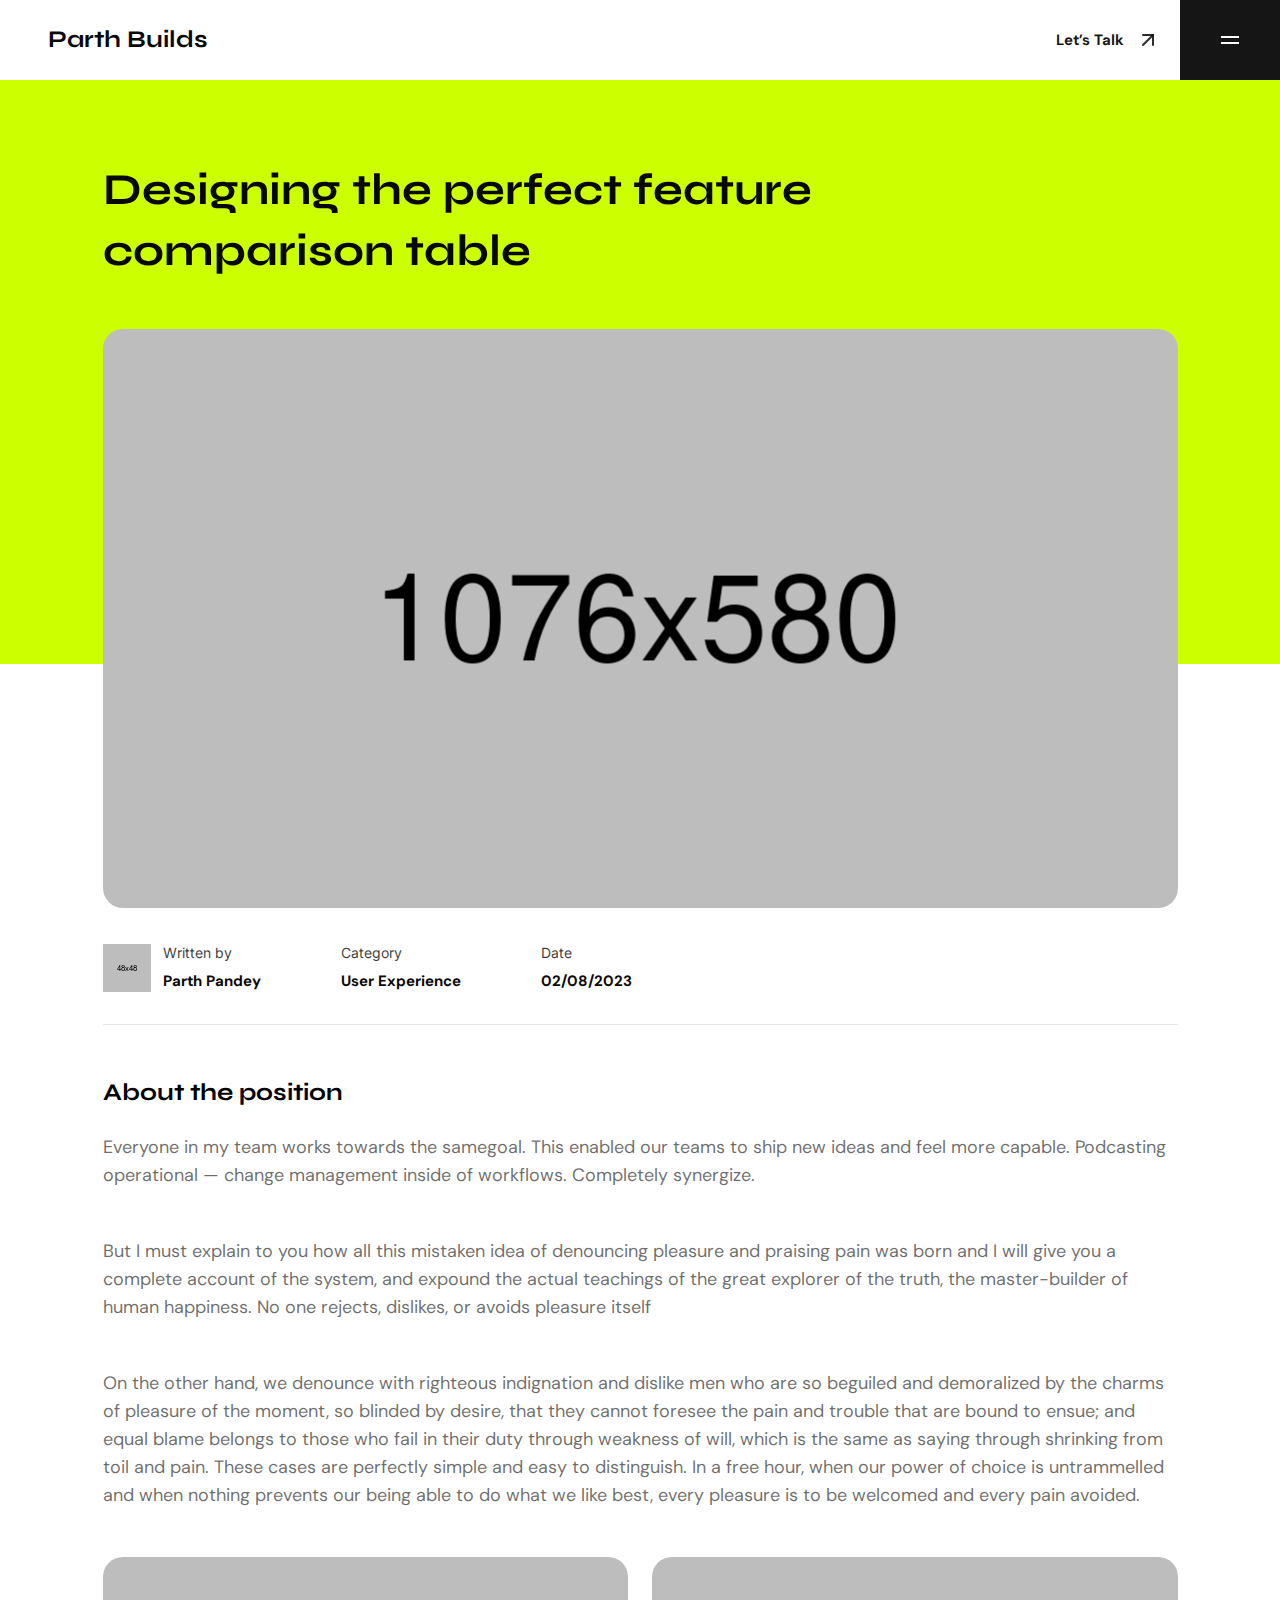
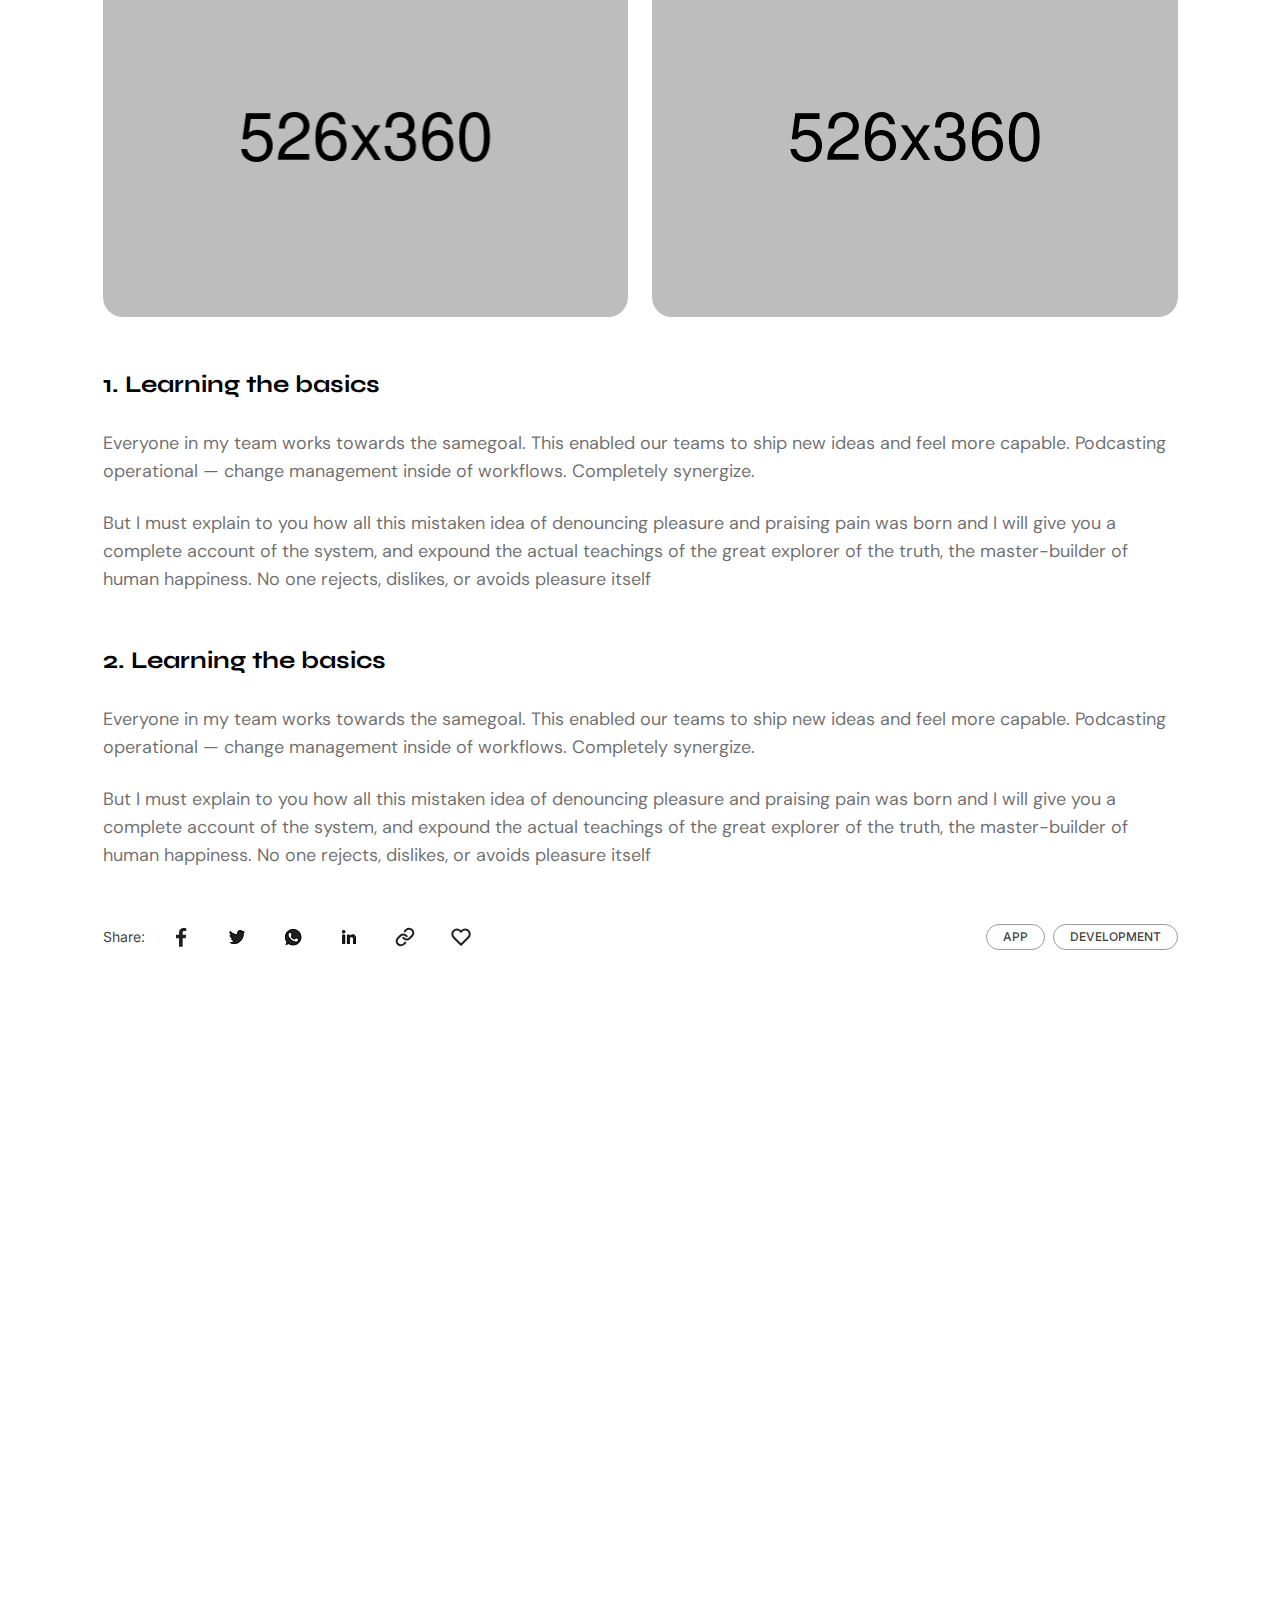
<file: blog-details.html>
<!DOCTYPE html>
<html class="no-js" lang="en">

<head>
    <meta charset="utf-8" />
    <meta http-equiv="x-ua-compatible" content="ie=edge" />
    <title>Parth Builds</title>
    <meta name="AdsBot-Google" content="noindex follow" />
    <meta name="description" content="Parth Builds">
    <meta name="viewport" content="width=device-width, initial-scale=1, shrink-to-fit=no" />

    <!-- Favicon -->
    <link rel="shortcut icon" type="image/x-icon" href="assets/images/favicon.png" />

    <!-- CSS (Font, Vendor, Icon, Plugins & Style CSS files) -->

    <!-- Font CSS -->

    <link rel="preconnect" href="https://fonts.googleapis.com">
    <link rel="preconnect" href="https://fonts.gstatic.com" crossorigin>
    <link href="https://fonts.googleapis.com/css2?family=DM+Sans:ital,opsz,wght@0,9..40,100;0,9..40,200;0,9..40,300;0,9..40,400;0,9..40,500;0,9..40,600;0,9..40,700;0,9..40,800;0,9..40,900;0,9..40,1000;1,9..40,100;1,9..40,200;1,9..40,300;1,9..40,400;1,9..40,500;1,9..40,600;1,9..40,700;1,9..40,800;1,9..40,900;1,9..40,1000&family=Inter:wght@100;200;300;400;500;600;700;800;900&family=Poppins:ital,wght@0,100;0,200;0,300;0,400;0,500;0,600;0,700;0,800;0,900;1,100;1,200;1,300;1,400;1,500;1,600;1,700;1,800;1,900&family=Syne:wght@400;500;600;700;800&display=swap" rel="stylesheet">

    <!-- Plugins CSS (All Plugins Files) -->
    <link rel="stylesheet" href="assets/css/plugins/aos.css" />


    <!-- Style CSS -->
    <link rel="stylesheet" href="assets/css/style.css" />

</head>

<body>
    <div class="overflow-x-hidden">
        <!-- Header start -->

        <header id="sticky-header" class="xl:pl-12 bg-white">
            <div class="flex pl-4 xl:pl-0">

                <div class="flex-1 flex items-center justify-between">

                    <h3 class="text-black-800 font-bold font-Syne text-2xl">
                        Parth Builds
                    </h3>

                    <!-- Link Start -->
                    <a href="contact.html" class="flex items-center flex-wrap py-[6px] px-3 text-[15px] font-bold text-active leading-none mr-2 transition-all duration-300 hover:text-orange group">Let’s
                        Talk
                        <span class="inline-block ml-3 group-hover:animate-arrow-move-up">
        <svg width="24" height="24" viewBox="0 0 24 24" fill="none" xmlns="http://www.w3.org/2000/svg">
          <path d="M7 17L17 7" stroke="currentColor" stroke-opacity="0.9" stroke-width="2" stroke-linecap="round"
            stroke-linejoin="round" />
          <path d="M7 7H17V17" stroke="currentColor" stroke-opacity="0.9" stroke-width="2" stroke-linecap="round"
            stroke-linejoin="round" />
        </svg>
      </span>
                    </a>
                    <!-- Link End -->
                </div>



                <!-- Button Start -->
                <div id="offcanvas-toggle" class="flex-none bg-active flex items-center flex-wrap justify-center py-7 px-[38px] cursor-pointer">
                    <button>
                        <svg width="24" height="24" viewBox="0 0 24 24" fill="none" xmlns="http://www.w3.org/2000/svg">
                            <rect x="3" y="8" width="18" height="2" fill="white" />
                            <rect x="3" y="14" width="18" height="2" fill="white" />
                        </svg>

                    </button>
                </div>
                <!-- Button End -->

            </div>
        </header>


        <!-- offcanvas-menu start -->
        <div id="offcanvas" class="offcanvas right-0 top-0 bottom-0 z-50 transform translate-x-full fixed h-full w-[350px] md:w-[460px] transition-all ease-in-out duration-300 bg-black-800 pl-8 flex flex-wrap flex-col justify-between">
            <!-- close button start -->

            <div>
                <div class="flex flex-wrap justify-between items-center border-b border-border-white mb-[80px]">
                    <h3 class="text-white font-bold font-Syne text-2xl">
                        Parth Builds
                    </h3>
                    <button id="offcanvas-close" class="offcanvas-close bg-primary py-7 px-[38px]" aria-label="offcanvas">
                        <svg width="24" height="24" viewBox="0 0 24 24" fill="none" xmlns="http://www.w3.org/2000/svg">
                            <path fill-rule="evenodd" clip-rule="evenodd" d="M19.2803 4.71967C19.5732 5.01256 19.5732 5.48744 19.2803 5.78033L5.78033 19.2803C5.48744 19.5732 5.01256 19.5732 4.71967 19.2803C4.42678 18.9874 4.42678 18.5126 4.71967 18.2197L18.2197 4.71967C18.5126 4.42678 18.9874 4.42678 19.2803 4.71967Z" fill="white" />
                            <path fill-rule="evenodd" clip-rule="evenodd" d="M4.71967 4.71967C5.01256 4.42678 5.48744 4.42678 5.78033 4.71967L19.2803 18.2197C19.5732 18.5126 19.5732 18.9874 19.2803 19.2803C18.9874 19.5732 18.5126 19.5732 18.2197 19.2803L4.71967 5.78033C4.42678 5.48744 4.42678 5.01256 4.71967 4.71967Z" fill="white" />
                        </svg>
                    </button>
                </div>

                <!-- close button end -->

                <!-- offcanvas-menu start -->

                <nav class="offcanvas-menu mr-[40px] flex flex-wrap flex-col justify-between">
                    <ul>
                        <li class="border-b border-border-white py-4 group">
                            <a href="index.html" class="text-white text-xl font-bold font-Syne leading-none flex flex-wrap items-center justify-between hover:text-orange transition duration-300">Home
                                <span class="inline-block group-hover:animate-arrow-move-up">
              <svg width="24" height="24" viewBox="0 0 24 24" fill="none" xmlns="http://www.w3.org/2000/svg">
                <path d="M7 17L17 7" stroke="currentColor" stroke-opacity="0.9" stroke-width="2" stroke-linecap="round"
                  stroke-linejoin="round"></path>
                <path d="M7 7H17V17" stroke="currentColor" stroke-opacity="0.9" stroke-width="2" stroke-linecap="round"
                  stroke-linejoin="round"></path>
              </svg>
            </span>
                            </a>
                        </li>
                        <li class="border-b border-border-white py-4 group">
                            <a href="about.html" class="text-white text-xl font-bold font-Syne leading-none flex flex-wrap items-center justify-between hover:text-orange transition duration-300">About
                                <span class="inline-block group-hover:animate-arrow-move-up">
              <svg width="24" height="24" viewBox="0 0 24 24" fill="none" xmlns="http://www.w3.org/2000/svg">
                <path d="M7 17L17 7" stroke="currentColor" stroke-opacity="0.9" stroke-width="2" stroke-linecap="round"
                  stroke-linejoin="round"></path>
                <path d="M7 7H17V17" stroke="currentColor" stroke-opacity="0.9" stroke-width="2" stroke-linecap="round"
                  stroke-linejoin="round"></path>
              </svg>
            </span>
                            </a>

                        </li>
                        <li class="border-b border-border-white py-4 group">
                            <a href="projects.html" class="text-white text-xl font-bold font-Syne leading-none flex flex-wrap items-center justify-between hover:text-orange transition duration-300">Project
                                <span class="inline-block group-hover:animate-arrow-move-up">
              <svg width="24" height="24" viewBox="0 0 24 24" fill="none" xmlns="http://www.w3.org/2000/svg">
                <path d="M7 17L17 7" stroke="currentColor" stroke-opacity="0.9" stroke-width="2" stroke-linecap="round"
                  stroke-linejoin="round"></path>
                <path d="M7 7H17V17" stroke="currentColor" stroke-opacity="0.9" stroke-width="2" stroke-linecap="round"
                  stroke-linejoin="round"></path>
              </svg>
            </span>
                            </a>
                        </li>
                        
                        <li class="border-b border-border-white py-4 group">
                            <a href="blog.html" class="text-white text-xl font-bold font-Syne leading-none flex flex-wrap items-center justify-between hover:text-orange transition duration-300">Blog
                                <span class="inline-block group-hover:animate-arrow-move-up">
              <svg width="24" height="24" viewBox="0 0 24 24" fill="none" xmlns="http://www.w3.org/2000/svg">
                <path d="M7 17L17 7" stroke="currentColor" stroke-opacity="0.9" stroke-width="2" stroke-linecap="round"
                  stroke-linejoin="round"></path>
                <path d="M7 7H17V17" stroke="currentColor" stroke-opacity="0.9" stroke-width="2" stroke-linecap="round"
                  stroke-linejoin="round"></path>
              </svg>
            </span>
                            </a>
                        </li>
                        

                        <li class="border-b border-border-white py-4 group">
                            <a href="contact.html" class="text-white text-xl font-bold font-Syne leading-none flex flex-wrap items-center justify-between hover:text-orange transition duration-300">Contact
                                <span class="inline-block group-hover:animate-arrow-move-up">
              <svg width="24" height="24" viewBox="0 0 24 24" fill="none" xmlns="http://www.w3.org/2000/svg">
                <path d="M7 17L17 7" stroke="currentColor" stroke-opacity="0.9" stroke-width="2" stroke-linecap="round"
                  stroke-linejoin="round"></path>
                <path d="M7 7H17V17" stroke="currentColor" stroke-opacity="0.9" stroke-width="2" stroke-linecap="round"
                  stroke-linejoin="round"></path>
              </svg>
            </span>
                            </a>
                        </li>

                    </ul>
                </nav>

            </div>


            <nav class="pb-10">
                <ul class="flex flex-wrap gap-x-4 items-center">
                    <li>
                        <a href="https://instagram.com/parthbuilds" class="text-white hover:text-orange">
                            <svg width="24" height="24" viewBox="0 0 24 24" fill="none" xmlns="http://www.w3.org/2000/svg">
                                <path d="M7.75 2C4.245 2 2 4.245 2 7.75v8.5C2 19.755 4.245 22 7.75 22h8.5C19.755 22 22 19.755 22 16.25v-8.5C22 4.245 19.755 2 16.25 2h-8.5zM12 6.75a5.25 5.25 0 110 10.5 5.25 5.25 0 010-10.5zm0 1.5a3.75 3.75 0 100 7.5 3.75 3.75 0 000-7.5zm6.75-.5a.875.875 0 110 1.75.875.875 0 010-1.75z" fill="currentColor" fill-opacity="0.9"></path>
                            </svg>
                        </a>
                    </li>
                    <li><a href="https://linkedin.com/in/parth-pandey-alpha" class="text-white hover:text-orange"><svg width="24" height="24" viewBox="0 0 24 24" fill="none" xmlns="http://www.w3.org/2000/svg">
                                <path d="M6.94043 5.00002C6.94017 5.53046 6.7292 6.03906 6.35394 6.41394C5.97868 6.78883 5.46986 6.99929 4.93943 6.99902C4.409 6.99876 3.90039 6.78779 3.52551 6.41253C3.15062 6.03727 2.94016 5.52846 2.94043 4.99802C2.9407 4.46759 3.15166 3.95899 3.52692 3.5841C3.90218 3.20922 4.411 2.99876 4.94143 2.99902C5.47186 2.99929 5.98047 3.21026 6.35535 3.58552C6.73024 3.96078 6.9407 4.46959 6.94043 5.00002ZM7.00043 8.48002H3.00043V21H7.00043V8.48002ZM13.3204 8.48002H9.34043V21H13.2804V14.43C13.2804 10.77 18.0504 10.43 18.0504 14.43V21H22.0004V13.07C22.0004 6.90002 14.9404 7.13002 13.2804 10.16L13.3204 8.48002Z" fill="currentColor" fill-opacity="0.9"></path>
                            </svg>
                        </a></li>
                            <a href="https://facebook.com/Parth-builds" class="text-white hover:text-orange">
                                <svg width="24" height="24" viewBox="0 0 24 24" fill="none" xmlns="http://www.w3.org/2000/svg">
                                    <path d="M22 12C22 6.477 17.523 2 12 2S2 6.477 2 12c0 4.991 3.657 9.128 8.438 9.878v-6.991h-2.54v-2.887h2.54V9.908c0-2.506 1.492-3.89 3.776-3.89 1.094 0 2.239.195 2.239.195v2.46h-1.26c-1.242 0-1.628.772-1.628 1.561v1.874h2.773l-.443 2.887h-2.33V21.88C18.343 21.13 22 16.991 22 12z" fill="currentColor" fill-opacity="0.9"></path>
                                </svg>
                            </a>
                        </li>
                    <li><a href="https://github.com/parthbuilds" class="text-white hover:text-orange"><svg width="24" height="24" viewBox="0 0 24 24" fill="none" xmlns="http://www.w3.org/2000/svg">
                                <path d="M12.001 2C6.47598 2 2.00098 6.475 2.00098 12C1.99977 14.0992 2.65958 16.1454 3.88679 17.8484C5.114 19.5515 6.84631 20.8249 8.83798 21.488C9.33798 21.575 9.52598 21.275 9.52598 21.012C9.52598 20.775 9.51298 19.988 9.51298 19.15C7.00098 19.613 6.35098 18.538 6.15098 17.975C6.03798 17.687 5.55098 16.8 5.12598 16.562C4.77598 16.375 4.27598 15.912 5.11298 15.9C5.90098 15.887 6.46298 16.625 6.65098 16.925C7.55098 18.437 8.98798 18.012 9.56298 17.75C9.65098 17.1 9.91298 16.663 10.201 16.413C7.97598 16.163 5.65098 15.3 5.65098 11.475C5.65098 10.387 6.03798 9.488 6.67598 8.788C6.57598 8.538 6.22598 7.513 6.77598 6.138C6.77598 6.138 7.61298 5.875 9.52598 7.162C10.3401 6.9364 11.1812 6.82302 12.026 6.825C12.876 6.825 13.726 6.937 14.526 7.162C16.439 5.862 17.276 6.138 17.276 6.138C17.826 7.513 17.476 8.538 17.376 8.788C18.013 9.488 18.401 10.375 18.401 11.475C18.401 15.313 16.064 16.163 13.839 16.413C14.201 16.725 14.514 17.325 14.514 18.263C14.514 19.6 14.501 20.675 14.501 21.013C14.501 21.275 14.689 21.587 15.189 21.487C17.1738 20.8166 18.8985 19.5408 20.1203 17.8389C21.3421 16.1371 21.9995 14.095 22 12C22 6.475 17.525 2 12 2H12.001Z" fill="currentColor" fill-opacity="0.9"></path>
                            </svg>
                        </a></li>
                </ul>
            </nav>
        </div>
        <!-- offcanvas-menu end -->


        <!-- Header end -->

        <!-- Hero Section Start -->
        <section class="bg-secondary pt-20">
            <div class="max-w-[1075px] mx-auto px-4 xl:px-0" data-aos="flip-down" data-aos-delay="300">
                <div class="grid grid-cols-1">
                    <h4 class="text-black-800 font-bold font-Syne leading-snug text-[23px] sm:text-[32px] md:text-[44px] max-w-[950px] mb-12">
                        Designing the perfect feature comparison table
                    </h4>
                    <img class="w-full rounded-[20px] mb-9" src="assets/images/blog-details/banner2.png" alt="banner">
                </div>

            </div>
        </section>
        <!-- Hero Section End -->


        <section class="bg-white pb-[120px] mt-[-280px] pt-[280px]">
            <div class="max-w-[1075px] mx-auto px-4 xl:px-0">

                <div class="grid grid-cols-1 mb-12">

                    <ul class="flex flex-wrap gap-x-[80px] gap-y-6 pb-8 border-b border-black-800 border-opacity-10">
                        <li class="flex flex-wrap gap-3">
                            <img src="assets/images/blog-details/user.png" alt="user image">
                            <div class="flex-1 flex flex-col gap-3">
                                <span class="text-black-text-800 text-sm font-normal font-Inter leading-tight">Written
                                    by</span>
                                <h2 class="text-black-800 text-[15px] font-bold font-sans leading-none">Parth Pandey</h2>
                            </div>
                        </li>
                        <li class="flex flex-wrap flex-col gap-3">
                            <span
                                class="text-black-text-800 text-sm font-normal font-Inter leading-tight">Category</span>
                            <h4 class="text-black-800 text-[15px] font-bold font-sans leading-none">User Experience
                            </h4>
                        </li>
                        <li class="flex flex-wrap flex-col gap-3">
                            <span class="text-black-text-800 text-sm font-normal font-Inter leading-tight">Date</span>
                            <h4 class="text-black-800 text-[15px] font-bold font-sans leading-none">02/08/2023</h4>
                        </li>
                    </ul>
                </div>
                <div class="grid grid-cols-1">

                    <h3 class="text-2xl font-bold font-Syne leading-10 mb-5">About the position</h3>
                    <p class="paragraph mb-12">Everyone in my team works towards the samegoal. This enabled our teams to
                        ship new ideas and feel more capable. Podcasting operational — change management inside of
                        workflows. Completely synergize.</p>
                    <p class="paragraph mb-12">But I must explain to you how all this mistaken idea of denouncing
                        pleasure and praising pain was born and I will give you a complete account of the system, and
                        expound the actual teachings of the great explorer of the truth, the master-builder of human
                        happiness. No one rejects, dislikes, or avoids pleasure itself</p>
                    <p class="paragraph mb-12">On the other hand, we denounce with righteous indignation and dislike men
                        who are so beguiled and demoralized by the charms of pleasure of the moment, so blinded by
                        desire, that they cannot foresee the pain and trouble that are bound to ensue; and equal blame
                        belongs to those who fail in their duty through weakness of will, which is the same as saying
                        through shrinking from toil and pain. These cases are perfectly simple and easy to distinguish.
                        In a free hour, when our power of choice is untrammelled and when nothing prevents our being
                        able to do what we like best, every pleasure is to be welcomed and every pain avoided.</p>
                </div>
                <div class="grid grid-cols-12 gap-4 md:gap-6 mb-12">
                    <div class="col-span-6">
                        <img class="w-full h-full rounded-[20px]" src="assets/images/blog-details/post3.png" alt="post image">
                    </div>
                    <div class="col-span-6">
                        <img class="w-full h-full rounded-[20px]" src="assets/images/blog-details/post4.png" alt="post image">
                    </div>
                </div>


                <div class="grid grid-cols-1 gap-6">
                    <h3 class="text-2xl font-bold font-Syne leading-10">1. Learning the basics</h3>
                    <p class="paragraph">Everyone in my team works towards the samegoal. This enabled our teams to ship
                        new ideas and feel more capable. Podcasting operational — change management inside of workflows.
                        Completely synergize.</p>
                    <p class="paragraph mb-12">
                        But I must explain to you how all this mistaken idea of denouncing pleasure and praising pain
                        was born and I will give you a complete account of the system, and expound the actual teachings
                        of the great explorer of the truth, the master-builder of human happiness. No one rejects,
                        dislikes, or avoids pleasure itself
                    </p>
                </div>

                <div class="grid grid-cols-1 gap-6">
                    <h3 class="text-2xl font-bold font-Syne leading-10">2. Learning the basics</h3>
                    <p class="paragraph">Everyone in my team works towards the samegoal. This enabled our teams to ship
                        new ideas and feel more capable. Podcasting operational — change management inside of workflows.
                        Completely synergize.</p>
                    <p class="paragraph">
                        But I must explain to you how all this mistaken idea of denouncing pleasure and praising pain
                        was born and I will give you a complete account of the system, and expound the actual teachings
                        of the great explorer of the truth, the master-builder of human happiness. No one rejects,
                        dislikes, or avoids pleasure itself
                    </p>

                    <div class="inline-flex justify-between mt-6 flex-col md:flex-row gap-4 md:gap-0">
                        <div class="inline-flex gap-4 items-center ">
                            <span class="text-black-text-800 text-sm font-normal font-Inter leading-tight">Share:</span>
                            <ul class="inline-flex sm:gap-4">
                                <li><a href="#" class="text-black-800 transition-all duration-300 hover:text-orange"><svg width="40" height="40" viewBox="0 0 40 40" fill="none" xmlns="http://www.w3.org/2000/svg">
                                            <path d="M21.6696 29.6667V21.1658H24.7102L25.1622 17.8374H21.6696V15.7174C21.6696 14.7569 21.9533 14.0993 23.4148 14.0993H25.2667V11.1319C24.3656 11.0408 23.4599 10.9968 22.5537 11.0002C19.8661 11.0002 18.0208 12.5477 18.0208 15.3886V17.8312H15V21.1595H18.0274V29.6667H21.6696Z" fill="currentColor" fill-opacity="0.9" />
                                        </svg>
                                    </a></li>
                                <li><a href="#" class="text-black-800 transition-all duration-300 hover:text-orange"><svg width="40" height="40" viewBox="0 0 40 40" fill="none" xmlns="http://www.w3.org/2000/svg">
                                            <path d="M28.3333 14.8346L26.5833 15.1421L27.75 13.6045L25.7083 14.2196C23.0833 11.1444 19 14.5271 20.1667 17.2947C15.5 17.2947 13.1667 13.6045 13.1667 13.6045C13.1667 13.6045 11.4167 16.3722 14.3333 18.5248L12.5833 17.9098C12.5833 19.7549 13.75 20.9849 15.7917 21.6H13.75C14.9167 24.0601 16.9583 24.0601 16.9583 24.0601C16.9583 24.0601 15.2083 25.5977 12 25.5977C21.625 30.518 27.4583 21.2925 26.5833 16.3722L28.3333 14.8346Z" fill="currentColor" fill-opacity="0.9" />
                                            <path d="M17.288 24.4361C17.2882 24.4359 17.2884 24.4357 16.9583 24.0601L17.2884 24.4357L18.2849 23.5601L16.9615 23.5601L16.9548 23.5599C16.9464 23.5596 16.9311 23.5588 16.9095 23.557C16.8663 23.5535 16.7985 23.5459 16.7113 23.5299C16.5366 23.4979 16.287 23.4326 16.0038 23.2999C15.5807 23.1016 15.0686 22.7467 14.6146 22.1H15.7917L15.9359 21.1212C14.9741 20.8315 14.2633 20.41 13.7955 19.8839C13.4837 19.5332 13.2674 19.1224 13.1604 18.6426L14.1675 18.9965L14.6302 18.1225C13.3207 17.156 13.0939 16.0977 13.1548 15.2953C13.1748 15.0316 13.2268 14.7897 13.2888 14.5819C13.5959 14.9376 14.0349 15.3898 14.6065 15.8418C15.8369 16.8147 17.6929 17.7947 20.1667 17.7947H20.92L20.6274 17.1005C20.1642 16.0016 20.7255 14.6983 21.7942 13.9813C22.3149 13.6319 22.921 13.4521 23.5221 13.5111C24.1148 13.5693 24.7473 13.8638 25.328 14.5442L25.54 14.7925L25.8526 14.6983L26.4228 14.5265L26.185 14.8399L25.4147 15.8551L26.6642 15.6356L26.2533 15.9966L26.0417 16.1824L26.0911 16.4597C26.4932 18.7211 25.3417 22.0921 22.8939 24.3042C21.683 25.3986 20.1702 26.1933 18.3966 26.4282C17.08 26.6026 15.6004 26.471 13.9715 25.9035C14.7405 25.7473 15.3828 25.5163 15.8906 25.2834C16.3373 25.0787 16.6799 24.8727 16.9139 24.7152C17.031 24.6364 17.1211 24.5696 17.1836 24.521C17.2149 24.4967 17.2393 24.477 17.2568 24.4625L17.2778 24.4449L17.2844 24.4392L17.2867 24.4372L17.2876 24.4364L17.288 24.4361ZM16.9621 23.5601L16.9616 23.5601L16.9621 23.5601Z" stroke="currentColor" stroke-opacity="0.9" />
                                        </svg>
                                    </a></li>
                                <li><a href="#" class="text-black-800 transition-all duration-300 hover:text-orange"><svg width="40" height="40" viewBox="0 0 40 40" fill="none" xmlns="http://www.w3.org/2000/svg">
                                            <mask id="path-1-inside-1_1554_1179" fill="white">
                                                <path fill-rule="evenodd" clip-rule="evenodd" d="M20.1646 12H20.1687C24.6716 12 28.3333 15.6638 28.3333 20.1667C28.3333 24.6696 24.6716 28.3333 20.1687 28.3333C18.5078 28.3333 16.9674 27.8393 15.676 26.9838L12.537 27.9873L13.5547 24.9534C12.5758 23.6089 12 21.9531 12 20.1667C12 15.6628 15.6617 12 20.1646 12ZM23.318 24.685C23.9417 24.5502 24.7237 24.0888 24.9207 23.5325C25.1177 22.9751 25.1177 22.5004 25.0606 22.3994C25.0144 22.3192 24.9053 22.2666 24.7423 22.1882C24.6999 22.1677 24.6538 22.1455 24.6043 22.1207C24.3644 22.0012 23.1976 21.4245 22.9771 21.3479C22.7606 21.2662 22.5544 21.2948 22.3911 21.5255C22.36 21.569 22.329 21.6126 22.2982 21.656C22.1012 21.9331 21.9111 22.2004 21.7531 22.3708C21.6091 22.5239 21.3744 22.5433 21.1773 22.4616C21.1559 22.4527 21.1312 22.4427 21.1037 22.4316C20.7917 22.3056 20.0998 22.0261 19.2622 21.2805C18.5558 20.6517 18.076 19.8687 17.9372 19.6339C17.8009 19.3984 17.9185 19.2603 18.0271 19.1326C18.0292 19.1303 18.0312 19.1279 18.0332 19.1255C18.1032 19.0389 18.1712 18.9667 18.2395 18.8941C18.2887 18.8419 18.338 18.7896 18.3884 18.7315C18.3959 18.7229 18.4032 18.7145 18.4103 18.7063C18.5173 18.5833 18.581 18.51 18.6528 18.3569C18.7345 18.1986 18.6763 18.0353 18.6181 17.9148C18.5781 17.8305 18.3308 17.2304 18.1185 16.7153C18.0276 16.4949 17.9432 16.29 17.8841 16.1478C17.7259 15.769 17.6054 15.7547 17.3655 15.7445C17.3582 15.7442 17.3508 15.7438 17.3433 15.7434C17.2674 15.7396 17.1839 15.7354 17.092 15.7354C16.7796 15.7354 16.4539 15.8272 16.2569 16.0283C16.25 16.0354 16.2429 16.0427 16.2354 16.0502C15.9834 16.3066 15.4219 16.8776 15.4219 18.0159C15.4219 19.1564 16.2311 20.2601 16.3808 20.4643C16.3849 20.47 16.3886 20.4749 16.3917 20.4792C16.4007 20.491 16.4177 20.5156 16.4424 20.5514C16.7481 20.9941 18.2372 23.1505 20.4576 24.0705C22.3339 24.8483 22.8913 24.7759 23.318 24.685Z" />
                                            </mask>
                                            <path fill-rule="evenodd" clip-rule="evenodd" d="M20.1646 12H20.1687C24.6716 12 28.3333 15.6638 28.3333 20.1667C28.3333 24.6696 24.6716 28.3333 20.1687 28.3333C18.5078 28.3333 16.9674 27.8393 15.676 26.9838L12.537 27.9873L13.5547 24.9534C12.5758 23.6089 12 21.9531 12 20.1667C12 15.6628 15.6617 12 20.1646 12ZM23.318 24.685C23.9417 24.5502 24.7237 24.0888 24.9207 23.5325C25.1177 22.9751 25.1177 22.5004 25.0606 22.3994C25.0144 22.3192 24.9053 22.2666 24.7423 22.1882C24.6999 22.1677 24.6538 22.1455 24.6043 22.1207C24.3644 22.0012 23.1976 21.4245 22.9771 21.3479C22.7606 21.2662 22.5544 21.2948 22.3911 21.5255C22.36 21.569 22.329 21.6126 22.2982 21.656C22.1012 21.9331 21.9111 22.2004 21.7531 22.3708C21.6091 22.5239 21.3744 22.5433 21.1773 22.4616C21.1559 22.4527 21.1312 22.4427 21.1037 22.4316C20.7917 22.3056 20.0998 22.0261 19.2622 21.2805C18.5558 20.6517 18.076 19.8687 17.9372 19.6339C17.8009 19.3984 17.9185 19.2603 18.0271 19.1326C18.0292 19.1303 18.0312 19.1279 18.0332 19.1255C18.1032 19.0389 18.1712 18.9667 18.2395 18.8941C18.2887 18.8419 18.338 18.7896 18.3884 18.7315C18.3959 18.7229 18.4032 18.7145 18.4103 18.7063C18.5173 18.5833 18.581 18.51 18.6528 18.3569C18.7345 18.1986 18.6763 18.0353 18.6181 17.9148C18.5781 17.8305 18.3308 17.2304 18.1185 16.7153C18.0276 16.4949 17.9432 16.29 17.8841 16.1478C17.7259 15.769 17.6054 15.7547 17.3655 15.7445C17.3582 15.7442 17.3508 15.7438 17.3433 15.7434C17.2674 15.7396 17.1839 15.7354 17.092 15.7354C16.7796 15.7354 16.4539 15.8272 16.2569 16.0283C16.25 16.0354 16.2429 16.0427 16.2354 16.0502C15.9834 16.3066 15.4219 16.8776 15.4219 18.0159C15.4219 19.1564 16.2311 20.2601 16.3808 20.4643C16.3849 20.47 16.3886 20.4749 16.3917 20.4792C16.4007 20.491 16.4177 20.5156 16.4424 20.5514C16.7481 20.9941 18.2372 23.1505 20.4576 24.0705C22.3339 24.8483 22.8913 24.7759 23.318 24.685Z" fill="currentColor" fill-opacity="0.9" />
                                            <path d="M15.676 26.9838L16.2283 26.1501L15.8284 25.8852L15.3715 26.0313L15.676 26.9838ZM12.537 27.9873L11.5889 27.6692L10.961 29.5409L12.8415 28.9398L12.537 27.9873ZM13.5547 24.9534L14.5028 25.2714L14.667 24.782L14.3631 24.3647L13.5547 24.9534ZM24.9207 23.5325L25.8634 23.8663L25.8636 23.8657L24.9207 23.5325ZM23.318 24.685L23.5263 25.6631L23.5292 25.6624L23.318 24.685ZM25.0606 22.3994L25.931 21.907L25.9272 21.9004L25.0606 22.3994ZM24.7423 22.1882L24.3085 23.0892L24.3085 23.0892L24.7423 22.1882ZM24.6043 22.1207L25.053 21.227L25.05 21.2255L24.6043 22.1207ZM22.9771 21.3479L22.624 22.2835L22.6365 22.2882L22.6491 22.2926L22.9771 21.3479ZM22.3911 21.5255L23.2048 22.1068L23.2073 22.1033L22.3911 21.5255ZM22.2982 21.656L21.4832 21.0765V21.0765L22.2982 21.656ZM21.7531 22.3708L22.4817 23.0557L22.4863 23.0508L21.7531 22.3708ZM21.1773 22.4616L20.7925 23.3846L20.7944 23.3854L21.1773 22.4616ZM21.1037 22.4316L21.4782 21.5044L21.4781 21.5044L21.1037 22.4316ZM19.2622 21.2805L19.9272 20.5336L19.9271 20.5336L19.2622 21.2805ZM17.9372 19.6339L17.0717 20.1348L17.0764 20.1429L17.9372 19.6339ZM18.0271 19.1326L17.2657 18.4844L17.2657 18.4844L18.0271 19.1326ZM18.0332 19.1255L18.7949 19.7734L18.803 19.7639L18.8109 19.7541L18.0332 19.1255ZM18.2395 18.8941L18.9675 19.5798L18.9675 19.5798L18.2395 18.8941ZM18.3884 18.7315L17.6331 18.0761L17.6331 18.0761L18.3884 18.7315ZM18.4103 18.7063L19.1648 19.3626L19.1648 19.3626L18.4103 18.7063ZM18.6528 18.3569L17.7642 17.8982L17.7554 17.9152L17.7474 17.9324L18.6528 18.3569ZM18.6181 17.9148L17.7147 18.3436L17.7177 18.3498L18.6181 17.9148ZM18.1185 16.7153L19.043 16.3343L18.1185 16.7153ZM17.8841 16.1478L18.8077 15.7644L18.8068 15.7623L17.8841 16.1478ZM17.3655 15.7445L17.3156 16.7433L17.323 16.7436L17.3655 15.7445ZM17.3433 15.7434L17.3938 14.7447L17.3938 14.7447L17.3433 15.7434ZM16.2569 16.0283L15.5426 15.3285L15.5424 15.3287L16.2569 16.0283ZM16.2354 16.0502L15.5224 15.3491L15.5224 15.3491L16.2354 16.0502ZM16.3808 20.4643L17.1873 19.8731L17.1873 19.8731L16.3808 20.4643ZM16.3917 20.4792L15.5836 21.0682L15.5897 21.0766L15.596 21.0849L16.3917 20.4792ZM16.4424 20.5514L15.6195 21.1196L15.6195 21.1196L16.4424 20.5514ZM20.4576 24.0705L20.8406 23.1467L20.8404 23.1466L20.4576 24.0705ZM20.1687 11H20.1646V13H20.1687V11ZM29.3333 20.1667C29.3333 15.1118 25.2242 11 20.1687 11V13C24.119 13 27.3333 16.2157 27.3333 20.1667H29.3333ZM20.1687 29.3333C25.2242 29.3333 29.3333 25.2215 29.3333 20.1667H27.3333C27.3333 24.1176 24.119 27.3333 20.1687 27.3333V29.3333ZM15.1238 27.8175C16.5742 28.7783 18.3058 29.3333 20.1687 29.3333V27.3333C18.7098 27.3333 17.3606 26.9002 16.2283 26.1501L15.1238 27.8175ZM12.8415 28.9398L15.9805 27.9363L15.3715 26.0313L12.2325 27.0348L12.8415 28.9398ZM12.6067 24.6353L11.5889 27.6692L13.485 28.3053L14.5028 25.2714L12.6067 24.6353ZM11 20.1667C11 22.1712 11.6467 24.0319 12.7463 25.542L14.3631 24.3647C13.5048 23.1859 13 21.7351 13 20.1667H11ZM20.1646 11C15.1092 11 11 15.1107 11 20.1667H13C13 16.2148 16.2143 13 20.1646 13V11ZM23.9781 23.1987C23.9811 23.1901 23.9337 23.2933 23.7189 23.4387C23.5221 23.5718 23.2886 23.6683 23.1069 23.7075L23.5292 25.6624C23.9712 25.567 24.4405 25.3653 24.8399 25.095C25.2213 24.8369 25.6633 24.4312 25.8634 23.8663L23.9781 23.1987ZM24.1902 22.8917C24.1544 22.8285 24.134 22.7747 24.1231 22.7423C24.1115 22.708 24.1049 22.6806 24.1013 22.6637C24.0975 22.646 24.0955 22.6331 24.0946 22.6259C24.0936 22.6185 24.0933 22.6144 24.0932 22.614C24.0932 22.6137 24.0938 22.622 24.0935 22.6395C24.0933 22.6566 24.0922 22.6796 24.0897 22.7081C24.0794 22.8264 24.0478 23.0015 23.9779 23.1992L25.8636 23.8657C25.9907 23.5061 26.0575 23.1651 26.0822 22.8815C26.0945 22.7406 26.0976 22.5995 26.0879 22.4673C26.0819 22.3865 26.0635 22.1412 25.931 21.907L24.1902 22.8917ZM24.3085 23.0892C24.3517 23.11 24.3788 23.123 24.4012 23.1345C24.4235 23.1457 24.4266 23.1481 24.4201 23.1441C24.4139 23.1403 24.3833 23.1212 24.3435 23.0852C24.3019 23.0475 24.2447 22.9865 24.194 22.8983L25.9272 21.9004C25.7822 21.6486 25.5787 21.5089 25.4704 21.4421C25.3628 21.3757 25.2413 21.3185 25.1761 21.2872L24.3085 23.0892ZM24.1555 23.0143C24.2135 23.0435 24.2667 23.069 24.3085 23.0892L25.1761 21.2872C25.1331 21.2664 25.0941 21.2476 25.053 21.227L24.1555 23.0143ZM22.6491 22.2926C22.6478 22.2921 22.7138 22.3191 22.8706 22.3917C23.0075 22.455 23.1759 22.5353 23.3485 22.6187C23.693 22.7851 24.0409 22.9573 24.1586 23.0159L25.05 21.2255C24.9277 21.1646 24.5723 20.9887 24.2183 20.8177C23.9017 20.6648 23.4853 20.4658 23.3051 20.4032L22.6491 22.2926ZM23.2073 22.1033C23.181 22.1405 23.0885 22.2424 22.9161 22.2873C22.7573 22.3287 22.6448 22.2913 22.624 22.2835L23.3301 20.4123C23.0929 20.3228 22.7691 20.2589 22.4123 20.3518C22.0418 20.4482 21.7646 20.6798 21.5749 20.9477L23.2073 22.1033ZM23.1132 22.2354C23.1441 22.1919 23.1745 22.1492 23.2048 22.1068L21.5774 20.9443C21.5456 20.9888 21.514 21.0333 21.4832 21.0765L23.1132 22.2354ZM22.4863 23.0508C22.699 22.8215 22.932 22.4902 23.1132 22.2354L21.4832 21.0765C21.2703 21.3759 21.1232 21.5793 21.0199 21.6908L22.4863 23.0508ZM20.7944 23.3854C21.2548 23.5763 21.9728 23.597 22.4817 23.0557L21.0245 21.6859C21.1307 21.5728 21.2571 21.526 21.3503 21.5134C21.4381 21.5014 21.5084 21.5164 21.5603 21.5378L20.7944 23.3854ZM20.7292 23.3588C20.7583 23.3706 20.7772 23.3782 20.7925 23.3846L21.5622 21.5387C21.5345 21.5271 21.5042 21.5149 21.4782 21.5044L20.7292 23.3588ZM18.5973 22.0274C19.5576 22.8823 20.3692 23.2134 20.7292 23.3588L21.4781 21.5044C21.2142 21.3978 20.642 21.17 19.9272 20.5336L18.5973 22.0274ZM17.0764 20.1429C17.2282 20.3996 17.7716 21.2924 18.5973 22.0274L19.9271 20.5336C19.3401 20.011 18.9239 19.3378 18.798 19.1249L17.0764 20.1429ZM17.2657 18.4844C17.2375 18.5176 17.0369 18.7328 16.9391 19.0341C16.8135 19.4214 16.8825 19.8079 17.0717 20.1348L18.8027 19.133C18.8211 19.1648 18.8555 19.236 18.8696 19.3412C18.8844 19.4517 18.8714 19.5592 18.8415 19.6515C18.8141 19.736 18.7784 19.7892 18.7677 19.8046C18.76 19.8156 18.7561 19.819 18.7886 19.7808L17.2657 18.4844ZM17.2714 18.4777C17.2696 18.4798 17.2677 18.482 17.2657 18.4844L18.7886 19.7809C18.7906 19.7785 18.7927 19.776 18.7949 19.7734L17.2714 18.4777ZM17.5116 18.2085C17.4454 18.2788 17.3525 18.3768 17.2554 18.497L18.8109 19.7541C18.8539 19.7009 18.8971 19.6545 18.9675 19.5798L17.5116 18.2085ZM17.6331 18.0761C17.5981 18.1165 17.5624 18.1546 17.5116 18.2085L18.9675 19.5798C19.015 19.5293 19.078 19.4627 19.1437 19.3868L17.6331 18.0761ZM17.6557 18.0501C17.6487 18.0582 17.641 18.067 17.6331 18.0761L19.1437 19.3869C19.1508 19.3787 19.1577 19.3708 19.1648 19.3626L17.6557 18.0501ZM17.7474 17.9324C17.7407 17.9467 17.7371 17.9528 17.7365 17.9539C17.7361 17.9545 17.7361 17.9546 17.7349 17.9562C17.7331 17.9587 17.7279 17.9657 17.7151 17.9811C17.7009 17.9981 17.6841 18.0175 17.6557 18.0501L19.1648 19.3626C19.2807 19.2293 19.4238 19.0683 19.5583 18.7813L17.7474 17.9324ZM17.7177 18.3498C17.7307 18.3769 17.7102 18.343 17.6995 18.2734C17.6864 18.1882 17.688 18.0459 17.7642 17.8982L19.5414 18.8155C19.8612 18.1959 19.589 17.6257 19.5186 17.4799L17.7177 18.3498ZM17.1939 17.0964C17.3954 17.5854 17.6598 18.2279 17.7147 18.3436L19.5215 17.4861C19.5231 17.4894 19.5099 17.4598 19.4744 17.3756C19.4434 17.3021 19.4029 17.2051 19.3565 17.0932C19.2637 16.8697 19.1493 16.5922 19.043 16.3343L17.1939 17.0964ZM16.9605 16.5311C17.019 16.672 17.1029 16.8755 17.1939 17.0964L19.043 16.3343C18.9524 16.1144 18.8674 15.9081 18.8077 15.7644L16.9605 16.5311ZM17.323 16.7436C17.3906 16.7465 17.3762 16.7479 17.3455 16.7423C17.2973 16.7334 17.2063 16.709 17.1085 16.6451C17.0136 16.5831 16.962 16.5165 16.9436 16.4893C16.9289 16.4678 16.9361 16.4727 16.9614 16.5333L18.8068 15.7623C18.7101 15.5308 18.5444 15.1942 18.2024 14.9708C17.8577 14.7456 17.4869 14.7488 17.4081 14.7454L17.323 16.7436ZM17.2927 16.7421C17.3001 16.7425 17.3079 16.7429 17.3156 16.7433L17.4155 14.7458C17.4085 14.7454 17.4014 14.7451 17.3938 14.7447L17.2927 16.7421ZM17.092 16.7354C17.1553 16.7354 17.2151 16.7382 17.2927 16.7421L17.3938 14.7447C17.3198 14.7409 17.2126 14.7354 17.092 14.7354V16.7354ZM16.9712 16.7281C16.9508 16.749 16.9353 16.7586 16.9312 16.761C16.9273 16.7634 16.9314 16.7604 16.9459 16.7556C16.9775 16.7451 17.0293 16.7354 17.092 16.7354V14.7354C16.6334 14.7354 15.999 14.8627 15.5426 15.3285L16.9712 16.7281ZM16.9484 16.7514C16.9557 16.7439 16.9637 16.7359 16.9714 16.728L15.5424 15.3287C15.5364 15.3348 15.53 15.3414 15.5224 15.3491L16.9484 16.7514ZM16.4219 18.0159C16.4219 17.6213 16.5167 17.357 16.6133 17.1789C16.7141 16.9929 16.8322 16.8696 16.9485 16.7514L15.5224 15.3491C15.21 15.6668 14.4219 16.4803 14.4219 18.0159H16.4219ZM17.1873 19.8731C17.122 19.7841 16.9228 19.5119 16.7404 19.1456C16.5516 18.7663 16.4219 18.3661 16.4219 18.0159H14.4219C14.4219 18.8062 14.6967 19.5281 14.95 20.0368C15.2097 20.5586 15.4899 20.9404 15.5743 21.0556L17.1873 19.8731ZM17.1997 19.8901C17.1957 19.8845 17.1912 19.8784 17.1873 19.8731L15.5743 21.0556C15.5787 21.0616 15.5815 21.0653 15.5836 21.0682L17.1997 19.8901ZM17.2652 19.9832C17.2498 19.9608 17.2145 19.9091 17.1873 19.8734L15.596 21.0849C15.5926 21.0805 15.5902 21.0771 15.589 21.0755C15.5883 21.0746 15.5878 21.074 15.5875 21.0735C15.5872 21.0731 15.5871 21.0729 15.587 21.0729C15.587 21.0728 15.5874 21.0733 15.5882 21.0745C15.589 21.0757 15.5901 21.0772 15.5916 21.0793C15.598 21.0885 15.6065 21.1008 15.6195 21.1196L17.2652 19.9832ZM20.8404 23.1466C18.9211 22.3514 17.5766 20.434 17.2652 19.9832L15.6195 21.1196C15.9196 21.5542 17.5533 23.9496 20.0749 24.9943L20.8404 23.1466ZM23.1098 23.7069C22.9794 23.7347 22.8616 23.7592 22.5881 23.7158C22.2719 23.6657 21.7458 23.522 20.8406 23.1467L20.0747 24.9942C21.0457 25.3968 21.7365 25.6058 22.2748 25.6912C22.8557 25.7833 23.2299 25.7262 23.5263 25.6631L23.1098 23.7069Z" fill="currentColor" fill-opacity="0.9" mask="url(#path-1-inside-1_1554_1179)" />
                                        </svg>
                                    </a></li>
                                <li><a href="#" class="text-black-800 transition-all duration-300 hover:text-orange"><svg width="40" height="40" viewBox="0 0 40 40" fill="none" xmlns="http://www.w3.org/2000/svg">
                                            <path d="M16.1338 27H13.2313V17.6529H16.1338V27ZM14.681 16.3779C13.7528 16.3779 13 15.6091 13 14.681C13 14.2352 13.1771 13.8076 13.4923 13.4923C13.8076 13.1771 14.2352 13 14.681 13C15.1268 13 15.5544 13.1771 15.8696 13.4923C16.1848 13.8076 16.3619 14.2352 16.3619 14.681C16.3619 15.6091 15.6088 16.3779 14.681 16.3779ZM26.9972 27H24.1009V22.4499C24.1009 21.3655 24.079 19.9748 22.5918 19.9748C21.0827 19.9748 20.8514 21.153 20.8514 22.3718V27H17.952V17.6529H20.7358V18.9279H20.7764C21.1639 18.1936 22.1105 17.4185 23.5227 17.4185C26.4603 17.4185 27.0003 19.353 27.0003 21.8655V27H26.9972Z" fill="currentColor" fill-opacity="0.9" />
                                            <path d="M26.5003 21.8655V26.5H24.6009V22.4499V22.4436C24.6009 21.9238 24.6009 21.2074 24.3689 20.6216C24.2467 20.3131 24.0518 20.0158 23.7411 19.799C23.4292 19.5815 23.0434 19.4748 22.5918 19.4748C22.1495 19.4748 21.7646 19.5614 21.441 19.7405C21.1146 19.9213 20.8806 20.1797 20.7179 20.4748C20.4054 21.0414 20.3514 21.7532 20.3514 22.3718V26.5H18.452V18.1529H20.2358V18.9279V19.4279H20.7358H20.7764H21.0779L21.2186 19.1613C21.5238 18.583 22.3047 17.9185 23.5227 17.9185C24.8682 17.9185 25.5525 18.3507 25.94 18.9662C26.3609 19.6348 26.5003 20.62 26.5003 21.8655ZM15.6338 26.5H13.7313V18.1529H15.6338V26.5ZM14.681 15.8779C14.0351 15.8779 13.5 15.3391 13.5 14.681C13.5 14.3678 13.6244 14.0674 13.8459 13.8459C14.0674 13.6244 14.3678 13.5 14.681 13.5C14.9942 13.5 15.2946 13.6244 15.5161 13.8459C15.7375 14.0674 15.8619 14.3678 15.8619 14.681C15.8619 15.3391 15.3266 15.8779 14.681 15.8779Z" stroke="currentColor" stroke-opacity="0.9" />
                                        </svg>
                                    </a></li>
                                <li><a href="#" class="text-black-800 transition-all duration-300 hover:text-orange"><svg width="40" height="40" viewBox="0 0 40 40" fill="none" xmlns="http://www.w3.org/2000/svg">
                                            <path d="M18.332 20.833C18.6899 21.3114 19.1465 21.7073 19.6708 21.9938C20.1952 22.2802 20.775 22.4506 21.3709 22.4933C21.9669 22.5359 22.565 22.45 23.1248 22.2411C23.6846 22.0323 24.193 21.7055 24.6154 21.283L27.1154 18.783C27.8744 17.9971 28.2943 16.9446 28.2848 15.8521C28.2753 14.7597 27.8371 13.7146 27.0646 12.9421C26.2921 12.1695 25.247 11.7313 24.1545 11.7218C23.062 11.7123 22.0095 12.1323 21.2237 12.8913L19.7904 14.3163" stroke="currentColor" stroke-opacity="0.9" stroke-width="2" stroke-linecap="round" stroke-linejoin="round" />
                                            <path d="M21.6659 19.167C21.308 18.6886 20.8514 18.2927 20.3271 18.0062C19.8027 17.7198 19.2229 17.5494 18.627 17.5067C18.031 17.4641 17.4329 17.55 16.8731 17.7589C16.3133 17.9677 15.8049 18.2945 15.3825 18.717L12.8825 21.217C12.1235 22.0029 11.7036 23.0554 11.713 24.1479C11.7225 25.2403 12.1607 26.2854 12.9333 27.0579C13.7058 27.8305 14.7509 28.2687 15.8434 28.2782C16.9358 28.2877 17.9883 27.8677 18.7742 27.1087L20.1992 25.6837" stroke="currentColor" stroke-opacity="0.9" stroke-width="2" stroke-linecap="round" stroke-linejoin="round" />

                                        </svg>
                                    </a></li>
                                <li><a href="#" class="text-black-800 transition-all duration-300 hover:text-orange"><svg width="40" height="40" viewBox="0 0 40 40" fill="none" xmlns="http://www.w3.org/2000/svg">
                                            <path d="M27.3671 13.8417C26.9415 13.4159 26.4361 13.0781 25.8799 12.8476C25.3237 12.6172 24.7275 12.4985 24.1254 12.4985C23.5234 12.4985 22.9272 12.6172 22.371 12.8476C21.8147 13.0781 21.3094 13.4159 20.8838 13.8417L20.0004 14.7251L19.1171 13.8417C18.2573 12.982 17.0913 12.499 15.8754 12.499C14.6596 12.499 13.4935 12.982 12.6338 13.8417C11.774 14.7015 11.291 15.8675 11.291 17.0834C11.291 18.2993 11.774 19.4653 12.6338 20.3251L13.5171 21.2084L20.0004 27.6917L26.4838 21.2084L27.3671 20.3251C27.7929 19.8994 28.1307 19.3941 28.3612 18.8379C28.5917 18.2816 28.7103 17.6855 28.7103 17.0834C28.7103 16.4813 28.5917 15.8851 28.3612 15.3289C28.1307 14.7727 27.7929 14.2674 27.3671 13.8417V13.8417Z" stroke="currentColor" stroke-opacity="0.9" stroke-width="2" stroke-linecap="round" stroke-linejoin="round" />
                                        </svg>
                                    </a></li>
                            </ul>
                        </div>
                        <div class="flex flex-wrap items-center md:justify-end gap-2">
                            <a class="text-xs text-black-text-800 uppercase font-medium font-Inter leading-none py-[6px] px-4 rounded-[40px] border border-black-text-400 transition-all hover:bg-active hover:border-active hover:text-white" href="#">APP</a>
                            <a class="text-xs text-black-text-800 uppercase font-medium font-Inter leading-none py-[6px] px-4 rounded-[40px] border border-black-text-400 transition-all hover:bg-active hover:border-active hover:text-white" href="#">DEVELOPMENT</a>

                        </div>
                    </div>
                </div>
            </div>
        </section>

        <!-- Blog Section Start -->
        <section class="bg-white pb-[120px]">
            <div class="container">

                <div class="grid grid-cols-12">
                    <div class="col-span-12" data-aos="flip-down">
                        <div class="font-bold font-Syne text-center leading-none flex flex-wrap flex-col gap-y-2 mb-10">
                            <span class="text-orange text-xl">Blog</span>
                            <h3 class="text-black-800 text-4xl lg:text-5xl xl:text-[64px] tracking-[-1.5px]">
                                My blog <span
                                    class="relative z-[1] before:rounded-full before:bg-primary before:block before:absolute before:top-[8px] before:left-[18px] before:-z-[1] before:w-[36px] lg:before:w-[48px] xl:before:w-[64px] before:h-[36px] lg:before:h-[48px] xl:before:h-[64px]">po</span>st

                            </h3>
                        </div>
                    </div>
                </div>

                <div class="grid sm:grid-cols-2 lg:grid-cols-3 xl:grid-cols-4 gap-6">

                    <!-- Blog Item Start -->
                    <div data-aos="fade-up">
                        <div class="rounded-[20px] overflow-hidden mb-6">
                            <img class="w-full" src="assets/images/blog/blog1.png" alt="blog image">
                        </div>
                        <div class="flex flex-wrap flex-col gap-3">
                            <ul class="flex flex-wrap text-sm font-normal font-Inter leading-tight">
                                <li class="relative z-[1] before:rounded-full before:bg-black-800 before:block before:absolute before:top-[50%] before:translate-y-[-50%] before:left-[15px] before:-z-[1] before:w-[6px] before:h-[6px] pl-[30px]">
                                    <a class="text-black-text-800" href="#">UI Design</a>
                                </li>
                                <li class="relative z-[1] before:rounded-full before:bg-orange before:block before:absolute before:top-[50%] before:translate-y-[-50%] before:left-[15px] before:-z-[1] before:w-[6px] before:h-[6px] pl-[30px]">
                                    <a class="text-orange" href="#">03 May 2019</a>
                                </li>

                            </ul>
                            <div class="flex justify-between items-end text-black-800 hover:text-orange group">
                                <h4 class="font-bold font-Syne transition-all leading-8 text-[18px] md:text-[20px] 2xl:text-[22px]">
                                    <a href="blog-details.html">Right-lo-left
                                        behind development in mobile web design</a>
                                </h4>
                                <a href="blog-details.html">
                                    <svg class="group-hover:animate-arrow-move-up" width="40" height="40" viewBox="0 0 40 40" fill="none" xmlns="http://www.w3.org/2000/svg">
                                        <path fill-rule="evenodd" clip-rule="evenodd" d="M30.8839 9.11612C31.372 9.60427 31.372 10.3957 30.8839 10.8839L10.8839 30.8839C10.3957 31.372 9.60427 31.372 9.11612 30.8839C8.62796 30.3957 8.62796 29.6043 9.11612 29.1161L29.1161 9.11612C29.6043 8.62796 30.3957 8.62796 30.8839 9.11612Z" fill="currentColor" fill-opacity="0.9" />
                                        <path fill-rule="evenodd" clip-rule="evenodd" d="M12.5 10C12.5 9.30964 13.0596 8.75 13.75 8.75H30C30.6904 8.75 31.25 9.30964 31.25 10V26.25C31.25 26.9404 30.6904 27.5 30 27.5C29.3096 27.5 28.75 26.9404 28.75 26.25V11.25H13.75C13.0596 11.25 12.5 10.6904 12.5 10Z" fill="currentColor" fill-opacity="0.9" />
                                    </svg>

                                </a>
                            </div>
                        </div>
                    </div>
                    <!-- Blog Item End -->

                    <!-- Blog Item Start -->
                    <div class="sm:mt-10" data-aos="fade-up" data-aos-delay="300">
                        <div class="rounded-[20px] overflow-hidden mb-6">
                            <img class="w-full" src="assets/images/blog/blog2.png" alt="blog image">
                        </div>
                        <div class="flex flex-wrap flex-col gap-3">
                            <ul class="flex flex-wrap text-sm font-normal font-Inter leading-tight">
                                <li class="relative z-[1] before:rounded-full before:bg-black-800 before:block before:absolute before:top-[50%] before:translate-y-[-50%] before:left-[15px] before:-z-[1] before:w-[6px] before:h-[6px] pl-[30px]">
                                    <a class="text-black-text-800" href="#">UI Design</a>
                                </li>
                                <li class="relative z-[1] before:rounded-full before:bg-orange before:block before:absolute before:top-[50%] before:translate-y-[-50%] before:left-[15px] before:-z-[1] before:w-[6px] before:h-[6px] pl-[30px]">
                                    <a class="text-orange" href="#">03 May 2019</a>
                                </li>

                            </ul>
                            <div class="flex justify-between items-end text-black-800 hover:text-orange group">
                                <h4 class="font-bold font-Syne transition-all leading-8 text-[18px] md:text-[20px] 2xl:text-[22px]">
                                    <a href="blog-details.html">Connect
                                        craft: Reading
                                        the smart experience</a>
                                </h4>
                                <a href="blog-details.html">
                                    <svg class="group-hover:animate-arrow-move-up" width="40" height="40" viewBox="0 0 40 40" fill="none" xmlns="http://www.w3.org/2000/svg">
                                        <path fill-rule="evenodd" clip-rule="evenodd" d="M30.8839 9.11612C31.372 9.60427 31.372 10.3957 30.8839 10.8839L10.8839 30.8839C10.3957 31.372 9.60427 31.372 9.11612 30.8839C8.62796 30.3957 8.62796 29.6043 9.11612 29.1161L29.1161 9.11612C29.6043 8.62796 30.3957 8.62796 30.8839 9.11612Z" fill="currentColor" fill-opacity="0.9" />
                                        <path fill-rule="evenodd" clip-rule="evenodd" d="M12.5 10C12.5 9.30964 13.0596 8.75 13.75 8.75H30C30.6904 8.75 31.25 9.30964 31.25 10V26.25C31.25 26.9404 30.6904 27.5 30 27.5C29.3096 27.5 28.75 26.9404 28.75 26.25V11.25H13.75C13.0596 11.25 12.5 10.6904 12.5 10Z" fill="currentColor" fill-opacity="0.9" />
                                    </svg>

                                </a>
                            </div>
                        </div>
                    </div>
                    <!-- Blog Item End -->

                    <!-- Blog Item Start -->
                    <div data-aos="fade-up" data-aos-delay="500">
                        <div class="rounded-[20px] overflow-hidden mb-6">
                            <img class="w-full" src="assets/images/blog/blog3.png" alt="blog image">
                        </div>
                        <div class="flex flex-wrap flex-col gap-3">
                            <ul class="flex flex-wrap text-sm font-normal font-Inter leading-tight">
                                <li class="relative z-[1] before:rounded-full before:bg-black-800 before:block before:absolute before:top-[50%] before:translate-y-[-50%] before:left-[15px] before:-z-[1] before:w-[6px] before:h-[6px] pl-[30px]">
                                    <a class="text-black-text-800" href="#">UI Design</a>
                                </li>
                                <li class="relative z-[1] before:rounded-full before:bg-orange before:block before:absolute before:top-[50%] before:translate-y-[-50%] before:left-[15px] before:-z-[1] before:w-[6px] before:h-[6px] pl-[30px]">
                                    <a class="text-orange" href="#">03 May 2019</a>
                                </li>

                            </ul>
                            <div class="flex justify-between items-end text-black-800 hover:text-orange group">
                                <h4 class="font-bold font-Syne transition-all leading-8 text-[18px] md:text-[20px] 2xl:text-[22px]">
                                    <a href="blog-details.html">Ecoglow: Sustainable
                                        skincare a brighter tomorrow</a>
                                </h4>
                                <a href="blog-details.html">
                                    <svg class="group-hover:animate-arrow-move-up" width="40" height="40" viewBox="0 0 40 40" fill="none" xmlns="http://www.w3.org/2000/svg">
                                        <path fill-rule="evenodd" clip-rule="evenodd" d="M30.8839 9.11612C31.372 9.60427 31.372 10.3957 30.8839 10.8839L10.8839 30.8839C10.3957 31.372 9.60427 31.372 9.11612 30.8839C8.62796 30.3957 8.62796 29.6043 9.11612 29.1161L29.1161 9.11612C29.6043 8.62796 30.3957 8.62796 30.8839 9.11612Z" fill="currentColor" fill-opacity="0.9" />
                                        <path fill-rule="evenodd" clip-rule="evenodd" d="M12.5 10C12.5 9.30964 13.0596 8.75 13.75 8.75H30C30.6904 8.75 31.25 9.30964 31.25 10V26.25C31.25 26.9404 30.6904 27.5 30 27.5C29.3096 27.5 28.75 26.9404 28.75 26.25V11.25H13.75C13.0596 11.25 12.5 10.6904 12.5 10Z" fill="currentColor" fill-opacity="0.9" />
                                    </svg>

                                </a>
                            </div>
                        </div>
                    </div>
                    <!-- Blog Item End -->

                    <!-- Blog Item Start -->
                    <div class="sm:mt-10" data-aos="fade-up" data-aos-delay="700">
                        <div class="rounded-[20px] overflow-hidden mb-6">
                            <img class="w-full" src="assets/images/blog/blog4.png" alt="blog image">
                        </div>
                        <div class="flex flex-wrap flex-col gap-3">
                            <ul class="flex flex-wrap text-sm font-normal font-Inter leading-tight">
                                <li class="relative z-[1] before:rounded-full before:bg-black-800 before:block before:absolute before:top-[50%] before:translate-y-[-50%] before:left-[15px] before:-z-[1] before:w-[6px] before:h-[6px] pl-[30px]">
                                    <a class="text-black-text-800" href="#">UI Design</a>
                                </li>
                                <li class="relative z-[1] before:rounded-full before:bg-orange before:block before:absolute before:top-[50%] before:translate-y-[-50%] before:left-[15px] before:-z-[1] before:w-[6px] before:h-[6px] pl-[30px]">
                                    <a class="text-orange" href="#">03 May 2019</a>
                                </li>

                            </ul>
                            <div class="flex justify-between items-end text-black-800 hover:text-orange group">
                                <h4 class="font-bold font-Syne transition-all leading-8 text-[18px] md:text-[20px] 2xl:text-[22px]">
                                    <a href="blog-details.html">Right-lo-left behind
                                        development in mobile web design</a>
                                </h4>
                                <a href="blog-details.html">
                                    <svg class="group-hover:animate-arrow-move-up" width="40" height="40" viewBox="0 0 40 40" fill="none" xmlns="http://www.w3.org/2000/svg">
                                        <path fill-rule="evenodd" clip-rule="evenodd" d="M30.8839 9.11612C31.372 9.60427 31.372 10.3957 30.8839 10.8839L10.8839 30.8839C10.3957 31.372 9.60427 31.372 9.11612 30.8839C8.62796 30.3957 8.62796 29.6043 9.11612 29.1161L29.1161 9.11612C29.6043 8.62796 30.3957 8.62796 30.8839 9.11612Z" fill="currentColor" fill-opacity="0.9" />
                                        <path fill-rule="evenodd" clip-rule="evenodd" d="M12.5 10C12.5 9.30964 13.0596 8.75 13.75 8.75H30C30.6904 8.75 31.25 9.30964 31.25 10V26.25C31.25 26.9404 30.6904 27.5 30 27.5C29.3096 27.5 28.75 26.9404 28.75 26.25V11.25H13.75C13.0596 11.25 12.5 10.6904 12.5 10Z" fill="currentColor" fill-opacity="0.9" />
                                    </svg>

                                </a>
                            </div>
                        </div>
                    </div>
                    <!-- Blog Item End -->

                </div>

            </div>
        </section>
        <!-- Blog Section End -->

        <!-- Footer Start -->
        <footer class="footer bg-black-800 pt-[60px] lg:pt-[100px] xl:pt-[120px] pb-[60px]">
            <div class="container">
                <div class="overflow-x-hidden" data-aos="flip-down">
                    <div class="grid md:grid-cols-2 lg:grid-cols-3 gap-5 lg:gap-6 pb-12">
                        <div class="pt-12">
                            <h3 class="text-white font-Syne font-bold text-4xl lg:text-5xl xl:text-[64px] tracking-[-1.5px]"><span
                    class="relative z-[1] before:rounded-full before:bg-primary before:block before:absolute before:top-[8px] before:left-[0] before:-z-[1] before:w-[36px] lg:before:w-[48px] xl:before:w-[60px] before:h-[36px] lg:before:h-[48px] xl:before:h-[60px]">Le</span>
                                t’s work together</h3>
                            <div class="flex flex-wrap items-center mt-10">
                                <span class="text-xl font-bold font-Syne text-white">Based in Bangalore |</span>
                                <div class="ml-5 md:ml-[5px] lg:ml-0 xl:ml-[16px] 2xl:ml-5">
                                    <ul class="flex flex-wrap gap-x-4 items-center">
                                        <li>
                                            <a href="https://instagram.com/parthbuilds" class="text-white hover:text-orange">
                                                <svg width="24" height="24" viewBox="0 0 24 24" fill="none" xmlns="http://www.w3.org/2000/svg">
                                                    <path d="M7.75 2C4.245 2 2 4.245 2 7.75v8.5C2 19.755 4.245 22 7.75 22h8.5C19.755 22 22 19.755 22 16.25v-8.5C22 4.245 19.755 2 16.25 2h-8.5zM12 6.75a5.25 5.25 0 110 10.5 5.25 5.25 0 010-10.5zm0 1.5a3.75 3.75 0 100 7.5 3.75 3.75 0 000-7.5zm6.75-.5a.875.875 0 110 1.75.875.875 0 010-1.75z" fill="currentColor" fill-opacity="0.9"></path>
                                                </svg>
                                            </a>
                                        </li>
                                        <li><a href="https://linkedin.com/in/parth-pandey-alpha" class="text-white hover:text-orange"><svg width="24" height="24" viewBox="0 0 24 24" fill="none" xmlns="http://www.w3.org/2000/svg">
                                                    <path d="M6.94043 5.00002C6.94017 5.53046 6.7292 6.03906 6.35394 6.41394C5.97868 6.78883 5.46986 6.99929 4.93943 6.99902C4.409 6.99876 3.90039 6.78779 3.52551 6.41253C3.15062 6.03727 2.94016 5.52846 2.94043 4.99802C2.9407 4.46759 3.15166 3.95899 3.52692 3.5841C3.90218 3.20922 4.411 2.99876 4.94143 2.99902C5.47186 2.99929 5.98047 3.21026 6.35535 3.58552C6.73024 3.96078 6.9407 4.46959 6.94043 5.00002ZM7.00043 8.48002H3.00043V21H7.00043V8.48002ZM13.3204 8.48002H9.34043V21H13.2804V14.43C13.2804 10.77 18.0504 10.43 18.0504 14.43V21H22.0004V13.07C22.0004 6.90002 14.9404 7.13002 13.2804 10.16L13.3204 8.48002Z" fill="currentColor" fill-opacity="0.9"></path>
                                                </svg>
                                            </a></li>
                                                <a href="https://facebook.com/Parth-builds" class="text-white hover:text-orange">
                                                    <svg width="24" height="24" viewBox="0 0 24 24" fill="none" xmlns="http://www.w3.org/2000/svg">
                                                        <path d="M22 12C22 6.477 17.523 2 12 2S2 6.477 2 12c0 4.991 3.657 9.128 8.438 9.878v-6.991h-2.54v-2.887h2.54V9.908c0-2.506 1.492-3.89 3.776-3.89 1.094 0 2.239.195 2.239.195v2.46h-1.26c-1.242 0-1.628.772-1.628 1.561v1.874h2.773l-.443 2.887h-2.33V21.88C18.343 21.13 22 16.991 22 12z" fill="currentColor" fill-opacity="0.9"></path>
                                                    </svg>
                                                </a>
                                            </li>
                                        <li><a href="https://github.com/parthbuilds" class="text-white hover:text-orange"><svg width="24" height="24" viewBox="0 0 24 24" fill="none" xmlns="http://www.w3.org/2000/svg">
                                                    <path d="M12.001 2C6.47598 2 2.00098 6.475 2.00098 12C1.99977 14.0992 2.65958 16.1454 3.88679 17.8484C5.114 19.5515 6.84631 20.8249 8.83798 21.488C9.33798 21.575 9.52598 21.275 9.52598 21.012C9.52598 20.775 9.51298 19.988 9.51298 19.15C7.00098 19.613 6.35098 18.538 6.15098 17.975C6.03798 17.687 5.55098 16.8 5.12598 16.562C4.77598 16.375 4.27598 15.912 5.11298 15.9C5.90098 15.887 6.46298 16.625 6.65098 16.925C7.55098 18.437 8.98798 18.012 9.56298 17.75C9.65098 17.1 9.91298 16.663 10.201 16.413C7.97598 16.163 5.65098 15.3 5.65098 11.475C5.65098 10.387 6.03798 9.488 6.67598 8.788C6.57598 8.538 6.22598 7.513 6.77598 6.138C6.77598 6.138 7.61298 5.875 9.52598 7.162C10.3401 6.9364 11.1812 6.82302 12.026 6.825C12.876 6.825 13.726 6.937 14.526 7.162C16.439 5.862 17.276 6.138 17.276 6.138C17.826 7.513 17.476 8.538 17.376 8.788C18.013 9.488 18.401 10.375 18.401 11.475C18.401 15.313 16.064 16.163 13.839 16.413C14.201 16.725 14.514 17.325 14.514 18.263C14.514 19.6 14.501 20.675 14.501 21.013C14.501 21.275 14.689 21.587 15.189 21.487C17.1738 20.8166 18.8985 19.5408 20.1203 17.8389C21.3421 16.1371 21.9995 14.095 22 12C22 6.475 17.525 2 12 2H12.001Z" fill="currentColor" fill-opacity="0.9"></path>
                                                </svg>
                                            </a></li>
                                    </ul>
                                </div>
                            </div>
                        </div>

                        <div class="py-9 px-7 border-border-white border rounded-2xl flex flex-col justify-between group">
                            <h3 class="text-xl font-bold font-Syne text-white">Looking for a Website Developer?</h3>
                            <div class="flex justify-between items-center">
                                <p class="text-xl font-bold font-Syne leading-none text-orange ">Parthbuilds@gmail.com</p>
                                <a href="#" class="text-white group-hover:animate-arrow-move-up group-hover:text-orange">
                                    <svg width="40" height="40" viewBox="0 0 40 40" fill="none" xmlns="http://www.w3.org/2000/svg">
                                        <path d="M11.6667 28.3334L28.3334 11.6667" stroke="currentColor" stroke-width="1.5" stroke-linecap="round" stroke-linejoin="round" />
                                        <path d="M11.6667 11.6667H28.3334V28.3334" stroke="currentColor" stroke-width="1.5" stroke-linecap="round" stroke-linejoin="round" />
                                    </svg>

                                </a>
                            </div>
                        </div>

                        <div class="py-9 px-7 border-border-white border rounded-2xl flex flex-col justify-between group">
                            <h3 class="text-xl font-bold font-Syne text-white">Want a solution for your business?</h3>
                            <div class="flex justify-between items-center">
                                <p class="text-2xl font-bold font-Syne leading-none text-orange">+91 8005838132</p>
                                <a href="#" class="text-white group-hover:animate-arrow-move-up group-hover:text-orange">
                                    <svg width="40" height="40" viewBox="0 0 40 40" fill="none" xmlns="http://www.w3.org/2000/svg">
                                        <path d="M11.6667 28.3334L28.3334 11.6667" stroke="currentColor" stroke-width="1.5" stroke-linecap="round" stroke-linejoin="round" />
                                        <path d="M11.6667 11.6667H28.3334V28.3334" stroke="currentColor" stroke-width="1.5" stroke-linecap="round" stroke-linejoin="round" />
                                    </svg>

                                </a>
                            </div>
                        </div>

                    </div>


                    <div class="border-t border-border-white pt-6 ">
                        <div class="grid grid-cols-12">

                            <div class="col-span-12 sm:col-span-8 order-last sm:order-first">
                                <p class="text-white text-lg font-normal font-sans leading-7">©2023 Parth Pandey, All Rights Reserved
                                </p>
                            </div>
                            <div class="col-span-12 sm:col-span-4 order-first sm:order-last">
                                <div class="flex justify-end mb-2 sm:mb-0">
                                    <a id="scrollUp" class="flex flex-wrap items-center gap-2 group" href="#" aria-label="scroll up">
                                        <span
                            class="text-white text-lg font-normal font-sans leading-7 transition-all group-hover:text-orange">Back
                            to
                            Top</span>
                                        <svg width="24" height="24" viewBox="0 0 24 24" fill="none" xmlns="http://www.w3.org/2000/svg">
                                            <path d="M12 19V5" stroke="#007F73" stroke-width="2" stroke-linecap="round" stroke-linejoin="round" />
                                            <path d="M19 12L12 5L5 12" stroke="#007F73" stroke-width="2" stroke-linecap="round" stroke-linejoin="round" />
                                        </svg>

                                    </a>
                                </div>
                            </div>
                        </div>
                    </div>


                </div>
            </div>
        </footer>
        <!-- Footer End -->
    </div>



    <!-- Vendors JS -->
    <script src="assets/js/vendor/modernizr-3.11.7.min.js"></script>
    <script src="assets/js/vendor/jquery-3.6.0.min.js"></script>
    <script src="assets/js/vendor/jquery-migrate-3.3.2.min.js"></script>
    <!-- Plugins JS -->
    <script src="assets/js/plugins/aos.js">
    </script>



    <!-- Activation JS -->
    <script src="assets/js/main.js"></script>

</body>

</html>
</file>
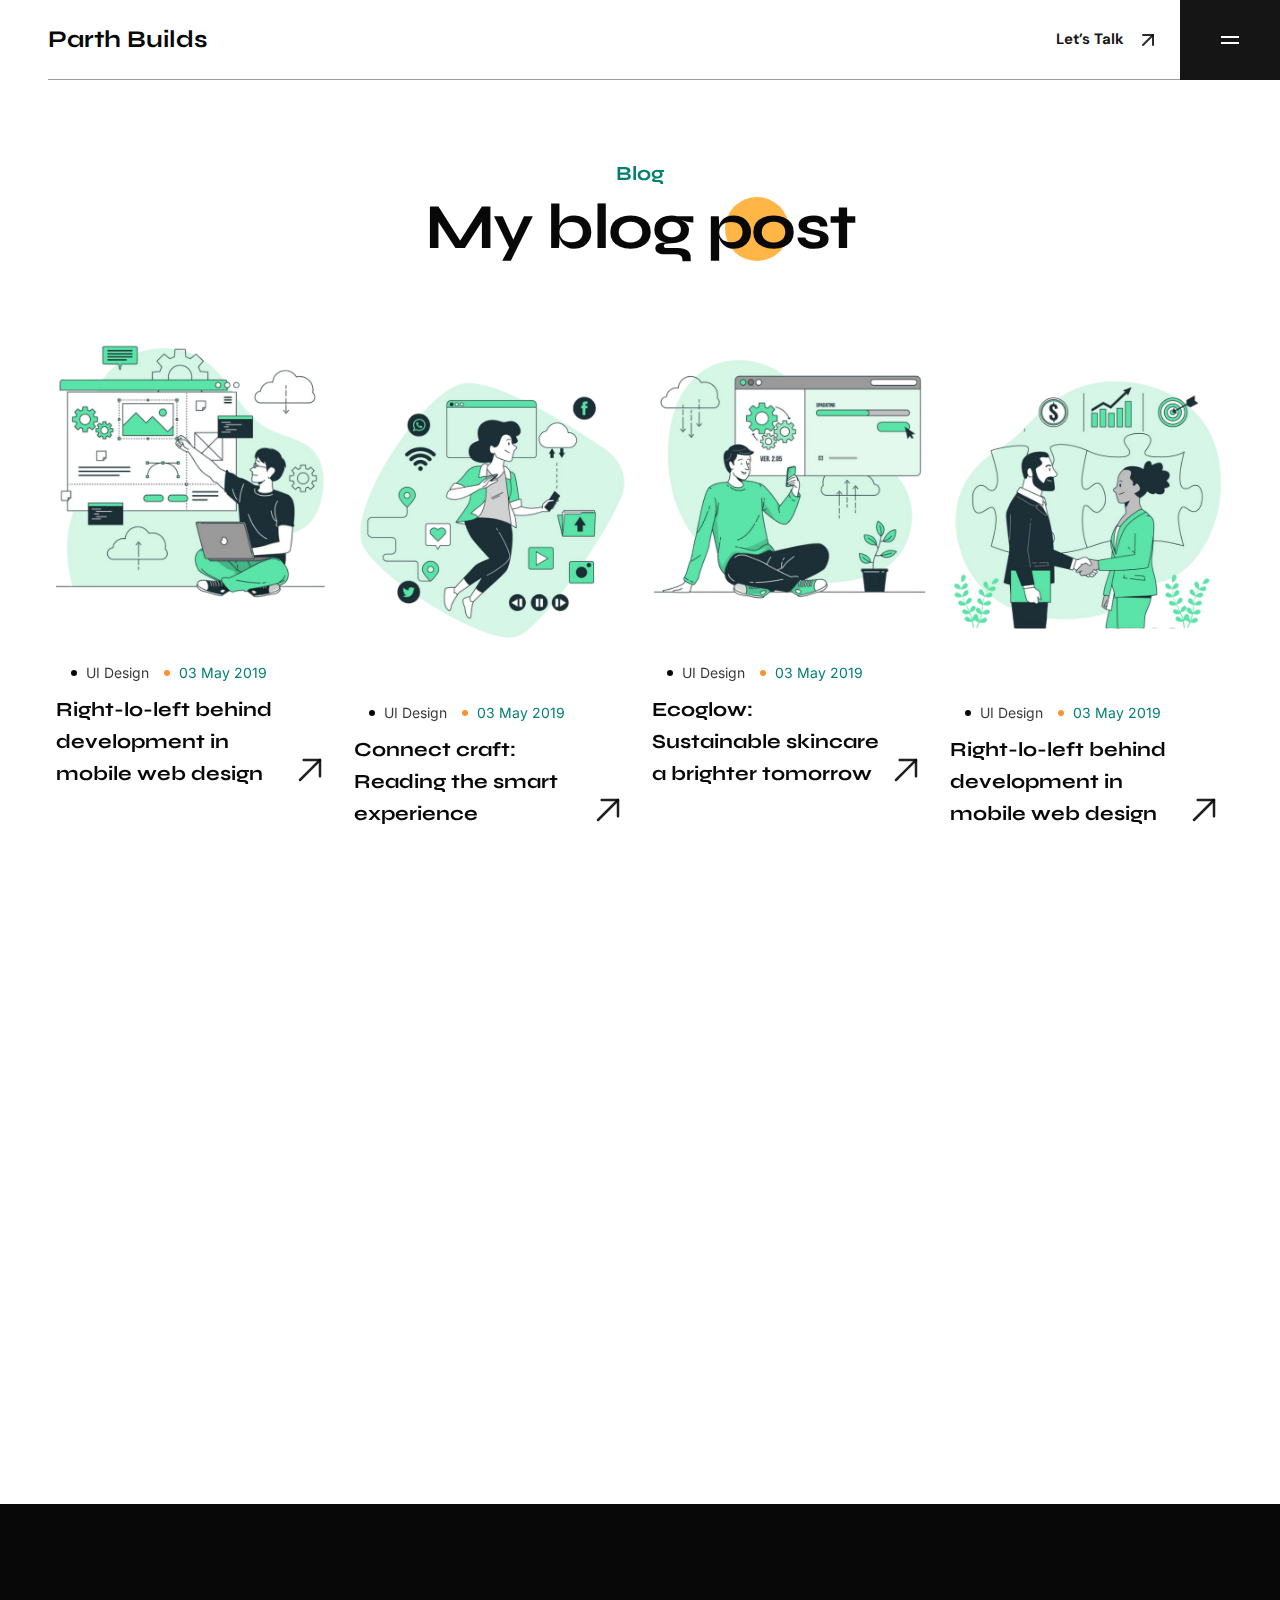
<file: blog.html>
<!DOCTYPE html>
<html class="no-js" lang="en">

<head>
<meta charset="utf-8" />
<meta http-equiv="x-ua-compatible" content="ie=edge" />
<title>Blogs by Parth Builds - Insights on Web Development, SaaS, and Business Automation</title>
<meta name="AdsBot-Google" content="noindex follow" />
<meta name="description" content="Stay updated with expert insights, tips, and trends in web development, SaaS solutions, business automation, and marketing by Parth Builds." />
<meta name="viewport" content="width=device-width, initial-scale=1, shrink-to-fit=no" />


    <!-- Favicon -->
    <link rel="shortcut icon" type="image/x-icon" href="assets/images/favicon.png" />

    <!-- CSS (Font, Vendor, Icon, Plugins & Style CSS files) -->

    <!-- Font CSS -->

    <link rel="preconnect" href="https://fonts.googleapis.com">
    <link rel="preconnect" href="https://fonts.gstatic.com" crossorigin>
    <link href="https://fonts.googleapis.com/css2?family=DM+Sans:ital,opsz,wght@0,9..40,100;0,9..40,200;0,9..40,300;0,9..40,400;0,9..40,500;0,9..40,600;0,9..40,700;0,9..40,800;0,9..40,900;0,9..40,1000;1,9..40,100;1,9..40,200;1,9..40,300;1,9..40,400;1,9..40,500;1,9..40,600;1,9..40,700;1,9..40,800;1,9..40,900;1,9..40,1000&family=Inter:wght@100;200;300;400;500;600;700;800;900&family=Poppins:ital,wght@0,100;0,200;0,300;0,400;0,500;0,600;0,700;0,800;0,900;1,100;1,200;1,300;1,400;1,500;1,600;1,700;1,800;1,900&family=Syne:wght@400;500;600;700;800&display=swap" rel="stylesheet">

    <!-- Plugins CSS (All Plugins Files) -->
    <link rel="stylesheet" href="assets/css/plugins/aos.css" />


    <!-- Style CSS -->
    <link rel="stylesheet" href="assets/css/style.css" />

</head>

<body>
    <div class="overflow-x-hidden">
        <!-- Header start -->

        <header id="sticky-header" class="xl:pl-12 bg-white">
            <div class="flex pl-4 xl:pl-0">

                <div class="flex-1 flex items-center justify-between border-b border-black-800 border-opacity-40">

                    <h3 class="text-black-800 font-bold font-Syne text-2xl">
                        Parth Builds
                    </h3>

                    <!-- Link Start -->
                    <a href="contact.html" class="flex items-center flex-wrap py-[6px] px-3 text-[15px] font-bold text-active leading-none mr-2 transition-all duration-300 hover:text-orange group">Let’s
                        Talk
                        <span class="inline-block ml-3 group-hover:animate-arrow-move-up">
        <svg width="24" height="24" viewBox="0 0 24 24" fill="none" xmlns="http://www.w3.org/2000/svg">
          <path d="M7 17L17 7" stroke="currentColor" stroke-opacity="0.9" stroke-width="2" stroke-linecap="round"
            stroke-linejoin="round" />
          <path d="M7 7H17V17" stroke="currentColor" stroke-opacity="0.9" stroke-width="2" stroke-linecap="round"
            stroke-linejoin="round" />
        </svg>
      </span>
                    </a>
                    <!-- Link End -->
                </div>


                <!-- Button Start -->
                <div id="offcanvas-toggle" class="flex-none bg-active flex items-center flex-wrap justify-center py-7 px-[38px] cursor-pointer">
                    <button>
                        <svg width="24" height="24" viewBox="0 0 24 24" fill="none" xmlns="http://www.w3.org/2000/svg">
                            <rect x="3" y="8" width="18" height="2" fill="white" />
                            <rect x="3" y="14" width="18" height="2" fill="white" />
                        </svg>

                    </button>
                </div>
                <!-- Button End -->

            </div>
        </header>


        <!-- offcanvas-menu start -->
        <div id="offcanvas" class="offcanvas right-0 top-0 bottom-0 z-50 transform translate-x-full fixed h-full w-[350px] md:w-[460px] transition-all ease-in-out duration-300 bg-black-800 pl-8 flex flex-wrap flex-col justify-between">
            <!-- close button start -->

            <div>
                <div class="flex flex-wrap justify-between items-center border-b border-border-white mb-[80px]">
                    <h3 class="text-white font-bold font-Syne text-2xl">
                        Parth Builds
                    </h3>
                    <button id="offcanvas-close" class="offcanvas-close bg-primary py-7 px-[38px]" aria-label="offcanvas">
                        <svg width="24" height="24" viewBox="0 0 24 24" fill="none" xmlns="http://www.w3.org/2000/svg">
                            <path fill-rule="evenodd" clip-rule="evenodd" d="M19.2803 4.71967C19.5732 5.01256 19.5732 5.48744 19.2803 5.78033L5.78033 19.2803C5.48744 19.5732 5.01256 19.5732 4.71967 19.2803C4.42678 18.9874 4.42678 18.5126 4.71967 18.2197L18.2197 4.71967C18.5126 4.42678 18.9874 4.42678 19.2803 4.71967Z" fill="white" />
                            <path fill-rule="evenodd" clip-rule="evenodd" d="M4.71967 4.71967C5.01256 4.42678 5.48744 4.42678 5.78033 4.71967L19.2803 18.2197C19.5732 18.5126 19.5732 18.9874 19.2803 19.2803C18.9874 19.5732 18.5126 19.5732 18.2197 19.2803L4.71967 5.78033C4.42678 5.48744 4.42678 5.01256 4.71967 4.71967Z" fill="white" />
                        </svg>
                    </button>
                </div>

                <!-- close button end -->

                <!-- offcanvas-menu start -->

                <nav class="offcanvas-menu mr-[40px] flex flex-wrap flex-col justify-between">
                    <ul>
                        <li class="border-b border-border-white py-4 group">
                            <a href="index.html" class="text-white text-xl font-bold font-Syne leading-none flex flex-wrap items-center justify-between hover:text-orange transition duration-300">Home
                                <span class="inline-block group-hover:animate-arrow-move-up">
              <svg width="24" height="24" viewBox="0 0 24 24" fill="none" xmlns="http://www.w3.org/2000/svg">
                <path d="M7 17L17 7" stroke="currentColor" stroke-opacity="0.9" stroke-width="2" stroke-linecap="round"
                  stroke-linejoin="round"></path>
                <path d="M7 7H17V17" stroke="currentColor" stroke-opacity="0.9" stroke-width="2" stroke-linecap="round"
                  stroke-linejoin="round"></path>
              </svg>
            </span>
                            </a>
                        </li>
                        <li class="border-b border-border-white py-4 group">
                            <a href="about.html" class="text-white text-xl font-bold font-Syne leading-none flex flex-wrap items-center justify-between hover:text-orange transition duration-300">About
                                <span class="inline-block group-hover:animate-arrow-move-up">
              <svg width="24" height="24" viewBox="0 0 24 24" fill="none" xmlns="http://www.w3.org/2000/svg">
                <path d="M7 17L17 7" stroke="currentColor" stroke-opacity="0.9" stroke-width="2" stroke-linecap="round"
                  stroke-linejoin="round"></path>
                <path d="M7 7H17V17" stroke="currentColor" stroke-opacity="0.9" stroke-width="2" stroke-linecap="round"
                  stroke-linejoin="round"></path>
              </svg>
            </span>
                            </a>

                        </li>
                        <li class="border-b border-border-white py-4 group">
                            <a href="projects.html" class="text-white text-xl font-bold font-Syne leading-none flex flex-wrap items-center justify-between hover:text-orange transition duration-300">Project
                                <span class="inline-block group-hover:animate-arrow-move-up">
              <svg width="24" height="24" viewBox="0 0 24 24" fill="none" xmlns="http://www.w3.org/2000/svg">
                <path d="M7 17L17 7" stroke="currentColor" stroke-opacity="0.9" stroke-width="2" stroke-linecap="round"
                  stroke-linejoin="round"></path>
                <path d="M7 7H17V17" stroke="currentColor" stroke-opacity="0.9" stroke-width="2" stroke-linecap="round"
                  stroke-linejoin="round"></path>
              </svg>
            </span>
                            </a>
                        </li>
                        
                        <li class="border-b border-border-white py-4 group">
                            <a href="blog.html" class="text-white text-xl font-bold font-Syne leading-none flex flex-wrap items-center justify-between hover:text-orange transition duration-300">Blog
                                <span class="inline-block group-hover:animate-arrow-move-up">
              <svg width="24" height="24" viewBox="0 0 24 24" fill="none" xmlns="http://www.w3.org/2000/svg">
                <path d="M7 17L17 7" stroke="currentColor" stroke-opacity="0.9" stroke-width="2" stroke-linecap="round"
                  stroke-linejoin="round"></path>
                <path d="M7 7H17V17" stroke="currentColor" stroke-opacity="0.9" stroke-width="2" stroke-linecap="round"
                  stroke-linejoin="round"></path>
              </svg>
            </span>
                            </a>
                        </li>
                        

                        <li class="border-b border-border-white py-4 group">
                            <a href="contact.html" class="text-white text-xl font-bold font-Syne leading-none flex flex-wrap items-center justify-between hover:text-orange transition duration-300">Contact
                                <span class="inline-block group-hover:animate-arrow-move-up">
              <svg width="24" height="24" viewBox="0 0 24 24" fill="none" xmlns="http://www.w3.org/2000/svg">
                <path d="M7 17L17 7" stroke="currentColor" stroke-opacity="0.9" stroke-width="2" stroke-linecap="round"
                  stroke-linejoin="round"></path>
                <path d="M7 7H17V17" stroke="currentColor" stroke-opacity="0.9" stroke-width="2" stroke-linecap="round"
                  stroke-linejoin="round"></path>
              </svg>
            </span>
                            </a>
                        </li>

                    </ul>
                </nav>

            </div>


            <nav class="pb-10">
                <ul class="flex flex-wrap gap-x-4 items-center">
                    <li>
                        <a href="https://instagram.com/parthbuilds" class="text-white hover:text-orange">
                            <svg width="24" height="24" viewBox="0 0 24 24" fill="none" xmlns="http://www.w3.org/2000/svg">
                                <path d="M7.75 2C4.245 2 2 4.245 2 7.75v8.5C2 19.755 4.245 22 7.75 22h8.5C19.755 22 22 19.755 22 16.25v-8.5C22 4.245 19.755 2 16.25 2h-8.5zM12 6.75a5.25 5.25 0 110 10.5 5.25 5.25 0 010-10.5zm0 1.5a3.75 3.75 0 100 7.5 3.75 3.75 0 000-7.5zm6.75-.5a.875.875 0 110 1.75.875.875 0 010-1.75z" fill="currentColor" fill-opacity="0.9"></path>
                            </svg>
                        </a>
                    </li>
                    <li><a href="https://linkedin.com/in/parth-pandey-alpha" class="text-white hover:text-orange"><svg width="24" height="24" viewBox="0 0 24 24" fill="none" xmlns="http://www.w3.org/2000/svg">
                                <path d="M6.94043 5.00002C6.94017 5.53046 6.7292 6.03906 6.35394 6.41394C5.97868 6.78883 5.46986 6.99929 4.93943 6.99902C4.409 6.99876 3.90039 6.78779 3.52551 6.41253C3.15062 6.03727 2.94016 5.52846 2.94043 4.99802C2.9407 4.46759 3.15166 3.95899 3.52692 3.5841C3.90218 3.20922 4.411 2.99876 4.94143 2.99902C5.47186 2.99929 5.98047 3.21026 6.35535 3.58552C6.73024 3.96078 6.9407 4.46959 6.94043 5.00002ZM7.00043 8.48002H3.00043V21H7.00043V8.48002ZM13.3204 8.48002H9.34043V21H13.2804V14.43C13.2804 10.77 18.0504 10.43 18.0504 14.43V21H22.0004V13.07C22.0004 6.90002 14.9404 7.13002 13.2804 10.16L13.3204 8.48002Z" fill="currentColor" fill-opacity="0.9"></path>
                            </svg>
                        </a></li>
                            <a href="https://facebook.com/Parth-builds" class="text-white hover:text-orange">
                                <svg width="24" height="24" viewBox="0 0 24 24" fill="none" xmlns="http://www.w3.org/2000/svg">
                                    <path d="M22 12C22 6.477 17.523 2 12 2S2 6.477 2 12c0 4.991 3.657 9.128 8.438 9.878v-6.991h-2.54v-2.887h2.54V9.908c0-2.506 1.492-3.89 3.776-3.89 1.094 0 2.239.195 2.239.195v2.46h-1.26c-1.242 0-1.628.772-1.628 1.561v1.874h2.773l-.443 2.887h-2.33V21.88C18.343 21.13 22 16.991 22 12z" fill="currentColor" fill-opacity="0.9"></path>
                                </svg>
                            </a>
                        </li>
                    <li><a href="https://github.com/parthbuilds" class="text-white hover:text-orange"><svg width="24" height="24" viewBox="0 0 24 24" fill="none" xmlns="http://www.w3.org/2000/svg">
                                <path d="M12.001 2C6.47598 2 2.00098 6.475 2.00098 12C1.99977 14.0992 2.65958 16.1454 3.88679 17.8484C5.114 19.5515 6.84631 20.8249 8.83798 21.488C9.33798 21.575 9.52598 21.275 9.52598 21.012C9.52598 20.775 9.51298 19.988 9.51298 19.15C7.00098 19.613 6.35098 18.538 6.15098 17.975C6.03798 17.687 5.55098 16.8 5.12598 16.562C4.77598 16.375 4.27598 15.912 5.11298 15.9C5.90098 15.887 6.46298 16.625 6.65098 16.925C7.55098 18.437 8.98798 18.012 9.56298 17.75C9.65098 17.1 9.91298 16.663 10.201 16.413C7.97598 16.163 5.65098 15.3 5.65098 11.475C5.65098 10.387 6.03798 9.488 6.67598 8.788C6.57598 8.538 6.22598 7.513 6.77598 6.138C6.77598 6.138 7.61298 5.875 9.52598 7.162C10.3401 6.9364 11.1812 6.82302 12.026 6.825C12.876 6.825 13.726 6.937 14.526 7.162C16.439 5.862 17.276 6.138 17.276 6.138C17.826 7.513 17.476 8.538 17.376 8.788C18.013 9.488 18.401 10.375 18.401 11.475C18.401 15.313 16.064 16.163 13.839 16.413C14.201 16.725 14.514 17.325 14.514 18.263C14.514 19.6 14.501 20.675 14.501 21.013C14.501 21.275 14.689 21.587 15.189 21.487C17.1738 20.8166 18.8985 19.5408 20.1203 17.8389C21.3421 16.1371 21.9995 14.095 22 12C22 6.475 17.525 2 12 2H12.001Z" fill="currentColor" fill-opacity="0.9"></path>
                            </svg>
                        </a></li>
                </ul>
            </nav>
        </div>
        <!-- offcanvas-menu end -->

        <!-- Header end -->


        <!-- Blog Section Start -->
        <section class="bg-white pt-20 pb-[120px]">
            <div class="container">

                <div class="grid grid-cols-12">
                    <div class="col-span-12" data-aos="flip-down" data-aos-delay="400">
                        <div class="font-bold font-Syne text-center leading-none flex flex-wrap flex-col gap-y-2 mb-10">
                            <span class="text-orange text-xl">Blog</span>
                            <h3 class="text-black-800 text-4xl lg:text-5xl xl:text-[64px] tracking-[-1.5px]">
                                My blog <span
                                    class="relative z-[1] before:rounded-full before:bg-primary before:block before:absolute before:top-[8px] before:left-[18px] before:-z-[1] before:w-[36px] lg:before:w-[48px] xl:before:w-[64px] before:h-[36px] lg:before:h-[48px] xl:before:h-[64px]">po</span>st

                            </h3>
                        </div>
                    </div>
                </div>

                <div class="grid sm:grid-cols-2 lg:grid-cols-3 xl:grid-cols-4 gap-6">


                    <!-- Blog Item Start -->
                    <div data-aos="zoom-in-up" data-aos-delay="600">
                        <div class="rounded-[20px] overflow-hidden mb-6">
                            <img class="w-full" src="assets/images/blog/blog1.png" alt="blog image">
                        </div>
                        <div class="flex flex-wrap flex-col gap-3">
                            <ul class="flex flex-wrap text-sm font-normal font-Inter leading-tight">
                                <li class="relative z-[1] before:rounded-full before:bg-black-800 before:block before:absolute before:top-[50%] before:translate-y-[-50%] before:left-[15px] before:-z-[1] before:w-[6px] before:h-[6px] pl-[30px]">
                                    <a class="text-black-text-800" href="#">UI Design</a>
                                </li>
                                <li class="relative z-[1] before:rounded-full before:bg-orange before:block before:absolute before:top-[50%] before:translate-y-[-50%] before:left-[15px] before:-z-[1] before:w-[6px] before:h-[6px] pl-[30px]">
                                    <a class="text-orange" href="#">03 May 2019</a>
                                </li>

                            </ul>
                            <div class="flex justify-between items-end text-black-800 hover:text-orange group">
                                <h4 class="font-bold font-Syne transition-all leading-8 text-[18px] md:text-[20px] 2xl:text-[22px]">
                                    <a href="blog-details.html">Right-lo-left
                                        behind development in mobile web design</a>
                                </h4>
                                <a class="group-hover:animate-arrow-move-up" href="blog-details.html">
                                    <svg width="40" height="40" viewBox="0 0 40 40" fill="none" xmlns="http://www.w3.org/2000/svg">
                                        <path fill-rule="evenodd" clip-rule="evenodd" d="M30.8839 9.11612C31.372 9.60427 31.372 10.3957 30.8839 10.8839L10.8839 30.8839C10.3957 31.372 9.60427 31.372 9.11612 30.8839C8.62796 30.3957 8.62796 29.6043 9.11612 29.1161L29.1161 9.11612C29.6043 8.62796 30.3957 8.62796 30.8839 9.11612Z" fill="currentColor" fill-opacity="0.9" />
                                        <path fill-rule="evenodd" clip-rule="evenodd" d="M12.5 10C12.5 9.30964 13.0596 8.75 13.75 8.75H30C30.6904 8.75 31.25 9.30964 31.25 10V26.25C31.25 26.9404 30.6904 27.5 30 27.5C29.3096 27.5 28.75 26.9404 28.75 26.25V11.25H13.75C13.0596 11.25 12.5 10.6904 12.5 10Z" fill="currentColor" fill-opacity="0.9" />
                                    </svg>

                                </a>
                            </div>
                        </div>
                    </div>
                    <!-- Blog Item End -->

                    <!-- Blog Item Start -->
                    <div class="sm:mt-10" data-aos="zoom-in-up" data-aos-delay="800">
                        <div class="rounded-[20px] overflow-hidden mb-6">
                            <img class="w-full" src="assets/images/blog/blog2.png" alt="blog image">
                        </div>
                        <div class="flex flex-wrap flex-col gap-3">
                            <ul class="flex flex-wrap text-sm font-normal font-Inter leading-tight">
                                <li class="relative z-[1] before:rounded-full before:bg-black-800 before:block before:absolute before:top-[50%] before:translate-y-[-50%] before:left-[15px] before:-z-[1] before:w-[6px] before:h-[6px] pl-[30px]">
                                    <a class="text-black-text-800" href="#">UI Design</a>
                                </li>
                                <li class="relative z-[1] before:rounded-full before:bg-orange before:block before:absolute before:top-[50%] before:translate-y-[-50%] before:left-[15px] before:-z-[1] before:w-[6px] before:h-[6px] pl-[30px]">
                                    <a class="text-orange" href="#">03 May 2019</a>
                                </li>

                            </ul>
                            <div class="flex justify-between items-end text-black-800 hover:text-orange group">
                                <h4 class="font-bold font-Syne transition-all leading-8 text-[18px] md:text-[20px] 2xl:text-[22px]">
                                    <a href="blog-details.html">Connect
                                        craft: Reading
                                        the smart experience</a>
                                </h4>
                                <a class="group-hover:animate-arrow-move-up" href="blog-details.html">
                                    <svg width="40" height="40" viewBox="0 0 40 40" fill="none" xmlns="http://www.w3.org/2000/svg">
                                        <path fill-rule="evenodd" clip-rule="evenodd" d="M30.8839 9.11612C31.372 9.60427 31.372 10.3957 30.8839 10.8839L10.8839 30.8839C10.3957 31.372 9.60427 31.372 9.11612 30.8839C8.62796 30.3957 8.62796 29.6043 9.11612 29.1161L29.1161 9.11612C29.6043 8.62796 30.3957 8.62796 30.8839 9.11612Z" fill="currentColor" fill-opacity="0.9" />
                                        <path fill-rule="evenodd" clip-rule="evenodd" d="M12.5 10C12.5 9.30964 13.0596 8.75 13.75 8.75H30C30.6904 8.75 31.25 9.30964 31.25 10V26.25C31.25 26.9404 30.6904 27.5 30 27.5C29.3096 27.5 28.75 26.9404 28.75 26.25V11.25H13.75C13.0596 11.25 12.5 10.6904 12.5 10Z" fill="currentColor" fill-opacity="0.9" />
                                    </svg>

                                </a>
                            </div>
                        </div>
                    </div>
                    <!-- Blog Item End -->

                    <!-- Blog Item Start -->
                    <div data-aos="zoom-in-up" data-aos-delay="1000">
                        <div class="rounded-[20px] overflow-hidden mb-6">
                            <img class="w-full" src="assets/images/blog/blog3.png" alt="blog image">
                        </div>
                        <div class="flex flex-wrap flex-col gap-3">
                            <ul class="flex flex-wrap text-sm font-normal font-Inter leading-tight">
                                <li class="relative z-[1] before:rounded-full before:bg-black-800 before:block before:absolute before:top-[50%] before:translate-y-[-50%] before:left-[15px] before:-z-[1] before:w-[6px] before:h-[6px] pl-[30px]">
                                    <a class="text-black-text-800" href="#">UI Design</a>
                                </li>
                                <li class="relative z-[1] before:rounded-full before:bg-orange before:block before:absolute before:top-[50%] before:translate-y-[-50%] before:left-[15px] before:-z-[1] before:w-[6px] before:h-[6px] pl-[30px]">
                                    <a class="text-orange" href="#">03 May 2019</a>
                                </li>

                            </ul>
                            <div class="flex justify-between items-end text-black-800 hover:text-orange group">
                                <h4 class="font-bold font-Syne transition-all leading-8 text-[18px] md:text-[20px] 2xl:text-[22px]">
                                    <a href="blog-details.html">Ecoglow: Sustainable
                                        skincare a brighter tomorrow</a>
                                </h4>
                                <a class="group-hover:animate-arrow-move-up" href="blog-details.html">
                                    <svg width="40" height="40" viewBox="0 0 40 40" fill="none" xmlns="http://www.w3.org/2000/svg">
                                        <path fill-rule="evenodd" clip-rule="evenodd" d="M30.8839 9.11612C31.372 9.60427 31.372 10.3957 30.8839 10.8839L10.8839 30.8839C10.3957 31.372 9.60427 31.372 9.11612 30.8839C8.62796 30.3957 8.62796 29.6043 9.11612 29.1161L29.1161 9.11612C29.6043 8.62796 30.3957 8.62796 30.8839 9.11612Z" fill="currentColor" fill-opacity="0.9" />
                                        <path fill-rule="evenodd" clip-rule="evenodd" d="M12.5 10C12.5 9.30964 13.0596 8.75 13.75 8.75H30C30.6904 8.75 31.25 9.30964 31.25 10V26.25C31.25 26.9404 30.6904 27.5 30 27.5C29.3096 27.5 28.75 26.9404 28.75 26.25V11.25H13.75C13.0596 11.25 12.5 10.6904 12.5 10Z" fill="currentColor" fill-opacity="0.9" />
                                    </svg>

                                </a>
                            </div>
                        </div>
                    </div>
                    <!-- Blog Item End -->

                    <!-- Blog Item Start -->
                    <div class="sm:mt-10" data-aos="zoom-in-up" data-aos-delay="1200">
                        <div class="rounded-[20px] overflow-hidden mb-6">
                            <img class="w-full" src="assets/images/blog/blog4.png" alt="blog image">
                        </div>
                        <div class="flex flex-wrap flex-col gap-3">
                            <ul class="flex flex-wrap text-sm font-normal font-Inter leading-tight">
                                <li class="relative z-[1] before:rounded-full before:bg-black-800 before:block before:absolute before:top-[50%] before:translate-y-[-50%] before:left-[15px] before:-z-[1] before:w-[6px] before:h-[6px] pl-[30px]">
                                    <a class="text-black-text-800" href="#">UI Design</a>
                                </li>
                                <li class="relative z-[1] before:rounded-full before:bg-orange before:block before:absolute before:top-[50%] before:translate-y-[-50%] before:left-[15px] before:-z-[1] before:w-[6px] before:h-[6px] pl-[30px]">
                                    <a class="text-orange" href="#">03 May 2019</a>
                                </li>

                            </ul>
                            <div class="flex justify-between items-end text-black-800 hover:text-orange group">
                                <h4 class="font-bold font-Syne transition-all leading-8 text-[18px] md:text-[20px] 2xl:text-[22px]">
                                    <a href="blog-details.html">Right-lo-left behind
                                        development in mobile web design</a>
                                </h4>
                                <a class="group-hover:animate-arrow-move-up" href="blog-details.html">
                                    <svg width="40" height="40" viewBox="0 0 40 40" fill="none" xmlns="http://www.w3.org/2000/svg">
                                        <path fill-rule="evenodd" clip-rule="evenodd" d="M30.8839 9.11612C31.372 9.60427 31.372 10.3957 30.8839 10.8839L10.8839 30.8839C10.3957 31.372 9.60427 31.372 9.11612 30.8839C8.62796 30.3957 8.62796 29.6043 9.11612 29.1161L29.1161 9.11612C29.6043 8.62796 30.3957 8.62796 30.8839 9.11612Z" fill="currentColor" fill-opacity="0.9" />
                                        <path fill-rule="evenodd" clip-rule="evenodd" d="M12.5 10C12.5 9.30964 13.0596 8.75 13.75 8.75H30C30.6904 8.75 31.25 9.30964 31.25 10V26.25C31.25 26.9404 30.6904 27.5 30 27.5C29.3096 27.5 28.75 26.9404 28.75 26.25V11.25H13.75C13.0596 11.25 12.5 10.6904 12.5 10Z" fill="currentColor" fill-opacity="0.9" />
                                    </svg>

                                </a>
                            </div>
                        </div>
                    </div>
                    <!-- Blog Item End -->

                    <!-- Blog Item Start -->
                    <div data-aos="zoom-in-up" data-aos-delay="400">
                        <div class="rounded-[20px] overflow-hidden mb-6">
                            <img class="w-full" src="assets/images/blog/blog1.png" alt="blog image">
                        </div>
                        <div class="flex flex-wrap flex-col gap-3">
                            <ul class="flex flex-wrap text-sm font-normal font-Inter leading-tight">
                                <li class="relative z-[1] before:rounded-full before:bg-black-800 before:block before:absolute before:top-[50%] before:translate-y-[-50%] before:left-[15px] before:-z-[1] before:w-[6px] before:h-[6px] pl-[30px]">
                                    <a class="text-black-text-800" href="#">UI Design</a>
                                </li>
                                <li class="relative z-[1] before:rounded-full before:bg-orange before:block before:absolute before:top-[50%] before:translate-y-[-50%] before:left-[15px] before:-z-[1] before:w-[6px] before:h-[6px] pl-[30px]">
                                    <a class="text-orange" href="#">03 May 2019</a>
                                </li>

                            </ul>
                            <div class="flex justify-between items-end text-black-800 hover:text-orange group">
                                <h4 class="font-bold font-Syne transition-all leading-8 text-[18px] md:text-[20px] 2xl:text-[22px]">
                                    <a href="blog-details.html">Right-lo-left
                                        behind development in mobile web design</a>
                                </h4>
                                <a class="group-hover:animate-arrow-move-up" href="blog-details.html">
                                    <svg width="40" height="40" viewBox="0 0 40 40" fill="none" xmlns="http://www.w3.org/2000/svg">
                                        <path fill-rule="evenodd" clip-rule="evenodd" d="M30.8839 9.11612C31.372 9.60427 31.372 10.3957 30.8839 10.8839L10.8839 30.8839C10.3957 31.372 9.60427 31.372 9.11612 30.8839C8.62796 30.3957 8.62796 29.6043 9.11612 29.1161L29.1161 9.11612C29.6043 8.62796 30.3957 8.62796 30.8839 9.11612Z" fill="currentColor" fill-opacity="0.9" />
                                        <path fill-rule="evenodd" clip-rule="evenodd" d="M12.5 10C12.5 9.30964 13.0596 8.75 13.75 8.75H30C30.6904 8.75 31.25 9.30964 31.25 10V26.25C31.25 26.9404 30.6904 27.5 30 27.5C29.3096 27.5 28.75 26.9404 28.75 26.25V11.25H13.75C13.0596 11.25 12.5 10.6904 12.5 10Z" fill="currentColor" fill-opacity="0.9" />
                                    </svg>

                                </a>
                            </div>
                        </div>
                    </div>
                    <!-- Blog Item End -->

                    <!-- Blog Item Start -->
                    <div class="sm:mt-10" data-aos="zoom-in-up" data-aos-delay="600">
                        <div class="rounded-[20px] overflow-hidden mb-6">
                            <img class="w-full" src="assets/images/blog/blog2.png" alt="blog image">
                        </div>
                        <div class="flex flex-wrap flex-col gap-3">
                            <ul class="flex flex-wrap text-sm font-normal font-Inter leading-tight">
                                <li class="relative z-[1] before:rounded-full before:bg-black-800 before:block before:absolute before:top-[50%] before:translate-y-[-50%] before:left-[15px] before:-z-[1] before:w-[6px] before:h-[6px] pl-[30px]">
                                    <a class="text-black-text-800" href="#">UI Design</a>
                                </li>
                                <li class="relative z-[1] before:rounded-full before:bg-orange before:block before:absolute before:top-[50%] before:translate-y-[-50%] before:left-[15px] before:-z-[1] before:w-[6px] before:h-[6px] pl-[30px]">
                                    <a class="text-orange" href="#">03 May 2019</a>
                                </li>

                            </ul>
                            <div class="flex justify-between items-end text-black-800 hover:text-orange group">
                                <h4 class="font-bold font-Syne transition-all leading-8 text-[18px] md:text-[20px] 2xl:text-[22px]">
                                    <a href="blog-details.html">Connect
                                        craft: Reading
                                        the smart experience</a>
                                </h4>
                                <a class="group-hover:animate-arrow-move-up" href="blog-details.html">
                                    <svg width="40" height="40" viewBox="0 0 40 40" fill="none" xmlns="http://www.w3.org/2000/svg">
                                        <path fill-rule="evenodd" clip-rule="evenodd" d="M30.8839 9.11612C31.372 9.60427 31.372 10.3957 30.8839 10.8839L10.8839 30.8839C10.3957 31.372 9.60427 31.372 9.11612 30.8839C8.62796 30.3957 8.62796 29.6043 9.11612 29.1161L29.1161 9.11612C29.6043 8.62796 30.3957 8.62796 30.8839 9.11612Z" fill="currentColor" fill-opacity="0.9" />
                                        <path fill-rule="evenodd" clip-rule="evenodd" d="M12.5 10C12.5 9.30964 13.0596 8.75 13.75 8.75H30C30.6904 8.75 31.25 9.30964 31.25 10V26.25C31.25 26.9404 30.6904 27.5 30 27.5C29.3096 27.5 28.75 26.9404 28.75 26.25V11.25H13.75C13.0596 11.25 12.5 10.6904 12.5 10Z" fill="currentColor" fill-opacity="0.9" />
                                    </svg>

                                </a>
                            </div>
                        </div>
                    </div>
                    <!-- Blog Item End -->

                    <!-- Blog Item Start -->
                    <div data-aos="zoom-in-up" data-aos-delay="800">
                        <div class="rounded-[20px] overflow-hidden mb-6">
                            <img class="w-full" src="assets/images/blog/blog3.png" alt="blog image">
                        </div>
                        <div class="flex flex-wrap flex-col gap-3">
                            <ul class="flex flex-wrap text-sm font-normal font-Inter leading-tight">
                                <li class="relative z-[1] before:rounded-full before:bg-black-800 before:block before:absolute before:top-[50%] before:translate-y-[-50%] before:left-[15px] before:-z-[1] before:w-[6px] before:h-[6px] pl-[30px]">
                                    <a class="text-black-text-800" href="#">UI Design</a>
                                </li>
                                <li class="relative z-[1] before:rounded-full before:bg-orange before:block before:absolute before:top-[50%] before:translate-y-[-50%] before:left-[15px] before:-z-[1] before:w-[6px] before:h-[6px] pl-[30px]">
                                    <a class="text-orange" href="#">03 May 2019</a>
                                </li>

                            </ul>
                            <div class="flex justify-between items-end text-black-800 hover:text-orange group">
                                <h4 class="font-bold font-Syne transition-all leading-8 text-[18px] md:text-[20px] 2xl:text-[22px]">
                                    <a href="blog-details.html">Ecoglow: Sustainable
                                        skincare a brighter tomorrow</a>
                                </h4>
                                <a class="group-hover:animate-arrow-move-up" href="blog-details.html">
                                    <svg width="40" height="40" viewBox="0 0 40 40" fill="none" xmlns="http://www.w3.org/2000/svg">
                                        <path fill-rule="evenodd" clip-rule="evenodd" d="M30.8839 9.11612C31.372 9.60427 31.372 10.3957 30.8839 10.8839L10.8839 30.8839C10.3957 31.372 9.60427 31.372 9.11612 30.8839C8.62796 30.3957 8.62796 29.6043 9.11612 29.1161L29.1161 9.11612C29.6043 8.62796 30.3957 8.62796 30.8839 9.11612Z" fill="currentColor" fill-opacity="0.9" />
                                        <path fill-rule="evenodd" clip-rule="evenodd" d="M12.5 10C12.5 9.30964 13.0596 8.75 13.75 8.75H30C30.6904 8.75 31.25 9.30964 31.25 10V26.25C31.25 26.9404 30.6904 27.5 30 27.5C29.3096 27.5 28.75 26.9404 28.75 26.25V11.25H13.75C13.0596 11.25 12.5 10.6904 12.5 10Z" fill="currentColor" fill-opacity="0.9" />
                                    </svg>

                                </a>
                            </div>
                        </div>
                    </div>
                    <!-- Blog Item End -->

                    <!-- Blog Item Start -->
                    <div class="sm:mt-10" data-aos="zoom-in-up" data-aos-delay="1000">
                        <div class="rounded-[20px] overflow-hidden mb-6">
                            <img class="w-full" src="assets/images/blog/blog4.png" alt="blog image">
                        </div>
                        <div class="flex flex-wrap flex-col gap-3">
                            <ul class="flex flex-wrap text-sm font-normal font-Inter leading-tight">
                                <li class="relative z-[1] before:rounded-full before:bg-black-800 before:block before:absolute before:top-[50%] before:translate-y-[-50%] before:left-[15px] before:-z-[1] before:w-[6px] before:h-[6px] pl-[30px]">
                                    <a class="text-black-text-800" href="#">UI Design</a>
                                </li>
                                <li class="relative z-[1] before:rounded-full before:bg-orange before:block before:absolute before:top-[50%] before:translate-y-[-50%] before:left-[15px] before:-z-[1] before:w-[6px] before:h-[6px] pl-[30px]">
                                    <a class="text-orange" href="#">03 May 2019</a>
                                </li>

                            </ul>
                            <div class="flex justify-between items-end text-black-800 hover:text-orange group">
                                <h4 class="font-bold font-Syne transition-all leading-8 text-[18px] md:text-[20px] 2xl:text-[22px]">
                                    <a href="blog-details.html">Right-lo-left behind
                                        development in mobile web design</a>
                                </h4>
                                <a class="group-hover:animate-arrow-move-up" href="blog-details.html">
                                    <svg width="40" height="40" viewBox="0 0 40 40" fill="none" xmlns="http://www.w3.org/2000/svg">
                                        <path fill-rule="evenodd" clip-rule="evenodd" d="M30.8839 9.11612C31.372 9.60427 31.372 10.3957 30.8839 10.8839L10.8839 30.8839C10.3957 31.372 9.60427 31.372 9.11612 30.8839C8.62796 30.3957 8.62796 29.6043 9.11612 29.1161L29.1161 9.11612C29.6043 8.62796 30.3957 8.62796 30.8839 9.11612Z" fill="currentColor" fill-opacity="0.9" />
                                        <path fill-rule="evenodd" clip-rule="evenodd" d="M12.5 10C12.5 9.30964 13.0596 8.75 13.75 8.75H30C30.6904 8.75 31.25 9.30964 31.25 10V26.25C31.25 26.9404 30.6904 27.5 30 27.5C29.3096 27.5 28.75 26.9404 28.75 26.25V11.25H13.75C13.0596 11.25 12.5 10.6904 12.5 10Z" fill="currentColor" fill-opacity="0.9" />
                                    </svg>

                                </a>
                            </div>
                        </div>
                    </div>
                    <!-- Blog Item End -->

                </div>

            </div>
        </section>
        <!-- Blog Section End -->


        <!-- Footer Start -->
        <footer class="footer bg-black-800 pt-[60px] lg:pt-[100px] xl:pt-[120px] pb-[60px]">
            <div class="container">
                <div class="overflow-x-hidden" data-aos="flip-down">
                    <div class="grid md:grid-cols-2 lg:grid-cols-3 gap-5 lg:gap-6 pb-12">
                        <div class="pt-12">
                            <h3 class="text-white font-Syne font-bold text-4xl lg:text-5xl xl:text-[64px] tracking-[-1.5px]"><span
                    class="relative z-[1] before:rounded-full before:bg-primary before:block before:absolute before:top-[8px] before:left-[0] before:-z-[1] before:w-[36px] lg:before:w-[48px] xl:before:w-[60px] before:h-[36px] lg:before:h-[48px] xl:before:h-[60px]">Le</span>
                                t’s work together</h3>
                            <div class="flex flex-wrap items-center mt-10">
                                <span class="text-xl font-bold font-Syne text-white">Based in Bangalore |</span>
                                <div class="ml-5 md:ml-[5px] lg:ml-0 xl:ml-[16px] 2xl:ml-5">
                                    <ul class="flex flex-wrap gap-x-4 items-center">
                                        <li>
                                            <a href="https://instagram.com/parthbuilds" class="text-white hover:text-orange">
                                                <svg width="24" height="24" viewBox="0 0 24 24" fill="none" xmlns="http://www.w3.org/2000/svg">
                                                    <path d="M7.75 2C4.245 2 2 4.245 2 7.75v8.5C2 19.755 4.245 22 7.75 22h8.5C19.755 22 22 19.755 22 16.25v-8.5C22 4.245 19.755 2 16.25 2h-8.5zM12 6.75a5.25 5.25 0 110 10.5 5.25 5.25 0 010-10.5zm0 1.5a3.75 3.75 0 100 7.5 3.75 3.75 0 000-7.5zm6.75-.5a.875.875 0 110 1.75.875.875 0 010-1.75z" fill="currentColor" fill-opacity="0.9"></path>
                                                </svg>
                                            </a>
                                        </li>
                                        <li><a href="https://linkedin.com/in/parth-pandey-alpha" class="text-white hover:text-orange"><svg width="24" height="24" viewBox="0 0 24 24" fill="none" xmlns="http://www.w3.org/2000/svg">
                                                    <path d="M6.94043 5.00002C6.94017 5.53046 6.7292 6.03906 6.35394 6.41394C5.97868 6.78883 5.46986 6.99929 4.93943 6.99902C4.409 6.99876 3.90039 6.78779 3.52551 6.41253C3.15062 6.03727 2.94016 5.52846 2.94043 4.99802C2.9407 4.46759 3.15166 3.95899 3.52692 3.5841C3.90218 3.20922 4.411 2.99876 4.94143 2.99902C5.47186 2.99929 5.98047 3.21026 6.35535 3.58552C6.73024 3.96078 6.9407 4.46959 6.94043 5.00002ZM7.00043 8.48002H3.00043V21H7.00043V8.48002ZM13.3204 8.48002H9.34043V21H13.2804V14.43C13.2804 10.77 18.0504 10.43 18.0504 14.43V21H22.0004V13.07C22.0004 6.90002 14.9404 7.13002 13.2804 10.16L13.3204 8.48002Z" fill="currentColor" fill-opacity="0.9"></path>
                                                </svg>
                                            </a></li>
                                                <a href="https://facebook.com/Parth-builds" class="text-white hover:text-orange">
                                                    <svg width="24" height="24" viewBox="0 0 24 24" fill="none" xmlns="http://www.w3.org/2000/svg">
                                                        <path d="M22 12C22 6.477 17.523 2 12 2S2 6.477 2 12c0 4.991 3.657 9.128 8.438 9.878v-6.991h-2.54v-2.887h2.54V9.908c0-2.506 1.492-3.89 3.776-3.89 1.094 0 2.239.195 2.239.195v2.46h-1.26c-1.242 0-1.628.772-1.628 1.561v1.874h2.773l-.443 2.887h-2.33V21.88C18.343 21.13 22 16.991 22 12z" fill="currentColor" fill-opacity="0.9"></path>
                                                    </svg>
                                                </a>
                                            </li>
                                        <li><a href="https://github.com/parthbuilds" class="text-white hover:text-orange"><svg width="24" height="24" viewBox="0 0 24 24" fill="none" xmlns="http://www.w3.org/2000/svg">
                                                    <path d="M12.001 2C6.47598 2 2.00098 6.475 2.00098 12C1.99977 14.0992 2.65958 16.1454 3.88679 17.8484C5.114 19.5515 6.84631 20.8249 8.83798 21.488C9.33798 21.575 9.52598 21.275 9.52598 21.012C9.52598 20.775 9.51298 19.988 9.51298 19.15C7.00098 19.613 6.35098 18.538 6.15098 17.975C6.03798 17.687 5.55098 16.8 5.12598 16.562C4.77598 16.375 4.27598 15.912 5.11298 15.9C5.90098 15.887 6.46298 16.625 6.65098 16.925C7.55098 18.437 8.98798 18.012 9.56298 17.75C9.65098 17.1 9.91298 16.663 10.201 16.413C7.97598 16.163 5.65098 15.3 5.65098 11.475C5.65098 10.387 6.03798 9.488 6.67598 8.788C6.57598 8.538 6.22598 7.513 6.77598 6.138C6.77598 6.138 7.61298 5.875 9.52598 7.162C10.3401 6.9364 11.1812 6.82302 12.026 6.825C12.876 6.825 13.726 6.937 14.526 7.162C16.439 5.862 17.276 6.138 17.276 6.138C17.826 7.513 17.476 8.538 17.376 8.788C18.013 9.488 18.401 10.375 18.401 11.475C18.401 15.313 16.064 16.163 13.839 16.413C14.201 16.725 14.514 17.325 14.514 18.263C14.514 19.6 14.501 20.675 14.501 21.013C14.501 21.275 14.689 21.587 15.189 21.487C17.1738 20.8166 18.8985 19.5408 20.1203 17.8389C21.3421 16.1371 21.9995 14.095 22 12C22 6.475 17.525 2 12 2H12.001Z" fill="currentColor" fill-opacity="0.9"></path>
                                                </svg>
                                            </a></li>
                                    </ul>
                                </div>
                            </div>
                        </div>

                        <div class="py-9 px-7 border-border-white border rounded-2xl flex flex-col justify-between group">
                            <h3 class="text-xl font-bold font-Syne text-white">Looking for a Website Developer?</h3>
                            <div class="flex justify-between items-center">
                                <p class="text-xl font-bold font-Syne leading-none text-orange ">Parthbuilds@gmail.com</p>
                                <a href="#" class="text-white group-hover:animate-arrow-move-up group-hover:text-orange">
                                    <svg width="40" height="40" viewBox="0 0 40 40" fill="none" xmlns="http://www.w3.org/2000/svg">
                                        <path d="M11.6667 28.3334L28.3334 11.6667" stroke="currentColor" stroke-width="1.5" stroke-linecap="round" stroke-linejoin="round" />
                                        <path d="M11.6667 11.6667H28.3334V28.3334" stroke="currentColor" stroke-width="1.5" stroke-linecap="round" stroke-linejoin="round" />
                                    </svg>

                                </a>
                            </div>
                        </div>

                        <div class="py-9 px-7 border-border-white border rounded-2xl flex flex-col justify-between group">
                            <h3 class="text-xl font-bold font-Syne text-white">Want a solution for your business?</h3>
                            <div class="flex justify-between items-center">
                                <p class="text-2xl font-bold font-Syne leading-none text-orange">+91 8005838132</p>
                                <a href="#" class="text-white group-hover:animate-arrow-move-up group-hover:text-orange">
                                    <svg width="40" height="40" viewBox="0 0 40 40" fill="none" xmlns="http://www.w3.org/2000/svg">
                                        <path d="M11.6667 28.3334L28.3334 11.6667" stroke="currentColor" stroke-width="1.5" stroke-linecap="round" stroke-linejoin="round" />
                                        <path d="M11.6667 11.6667H28.3334V28.3334" stroke="currentColor" stroke-width="1.5" stroke-linecap="round" stroke-linejoin="round" />
                                    </svg>

                                </a>
                            </div>
                        </div>

                    </div>


                    <div class="border-t border-border-white pt-6 ">
                        <div class="grid grid-cols-12">

                            <div class="col-span-12 sm:col-span-8 order-last sm:order-first">
                                <p class="text-white text-lg font-normal font-sans leading-7">©2023 Parth Pandey, All Rights Reserved
                                </p>
                            </div>
                            <div class="col-span-12 sm:col-span-4 order-first sm:order-last">
                                <div class="flex justify-end mb-2 sm:mb-0">
                                    <a id="scrollUp" class="flex flex-wrap items-center gap-2 group" href="#" aria-label="scroll up">
                                        <span
                            class="text-white text-lg font-normal font-sans leading-7 transition-all group-hover:text-orange">Back
                            to
                            Top</span>
                                        <svg width="24" height="24" viewBox="0 0 24 24" fill="none" xmlns="http://www.w3.org/2000/svg">
                                            <path d="M12 19V5" stroke="#007F73" stroke-width="2" stroke-linecap="round" stroke-linejoin="round" />
                                            <path d="M19 12L12 5L5 12" stroke="#007F73" stroke-width="2" stroke-linecap="round" stroke-linejoin="round" />
                                        </svg>

                                    </a>
                                </div>
                            </div>
                        </div>
                    </div>


                </div>
            </div>
        </footer>
        <!-- Footer End -->
    </div>


    <!-- Vendors JS -->
    <script src="assets/js/vendor/modernizr-3.11.7.min.js"></script>
    <script src="assets/js/vendor/jquery-3.6.0.min.js"></script>
    <script src="assets/js/vendor/jquery-migrate-3.3.2.min.js"></script>
    <!-- Plugins JS -->
    <script src="assets/js/plugins/aos.js">
    </script>



    <!-- Activation JS -->
    <script src="assets/js/main.js"></script>

</body>

</html>
</file>
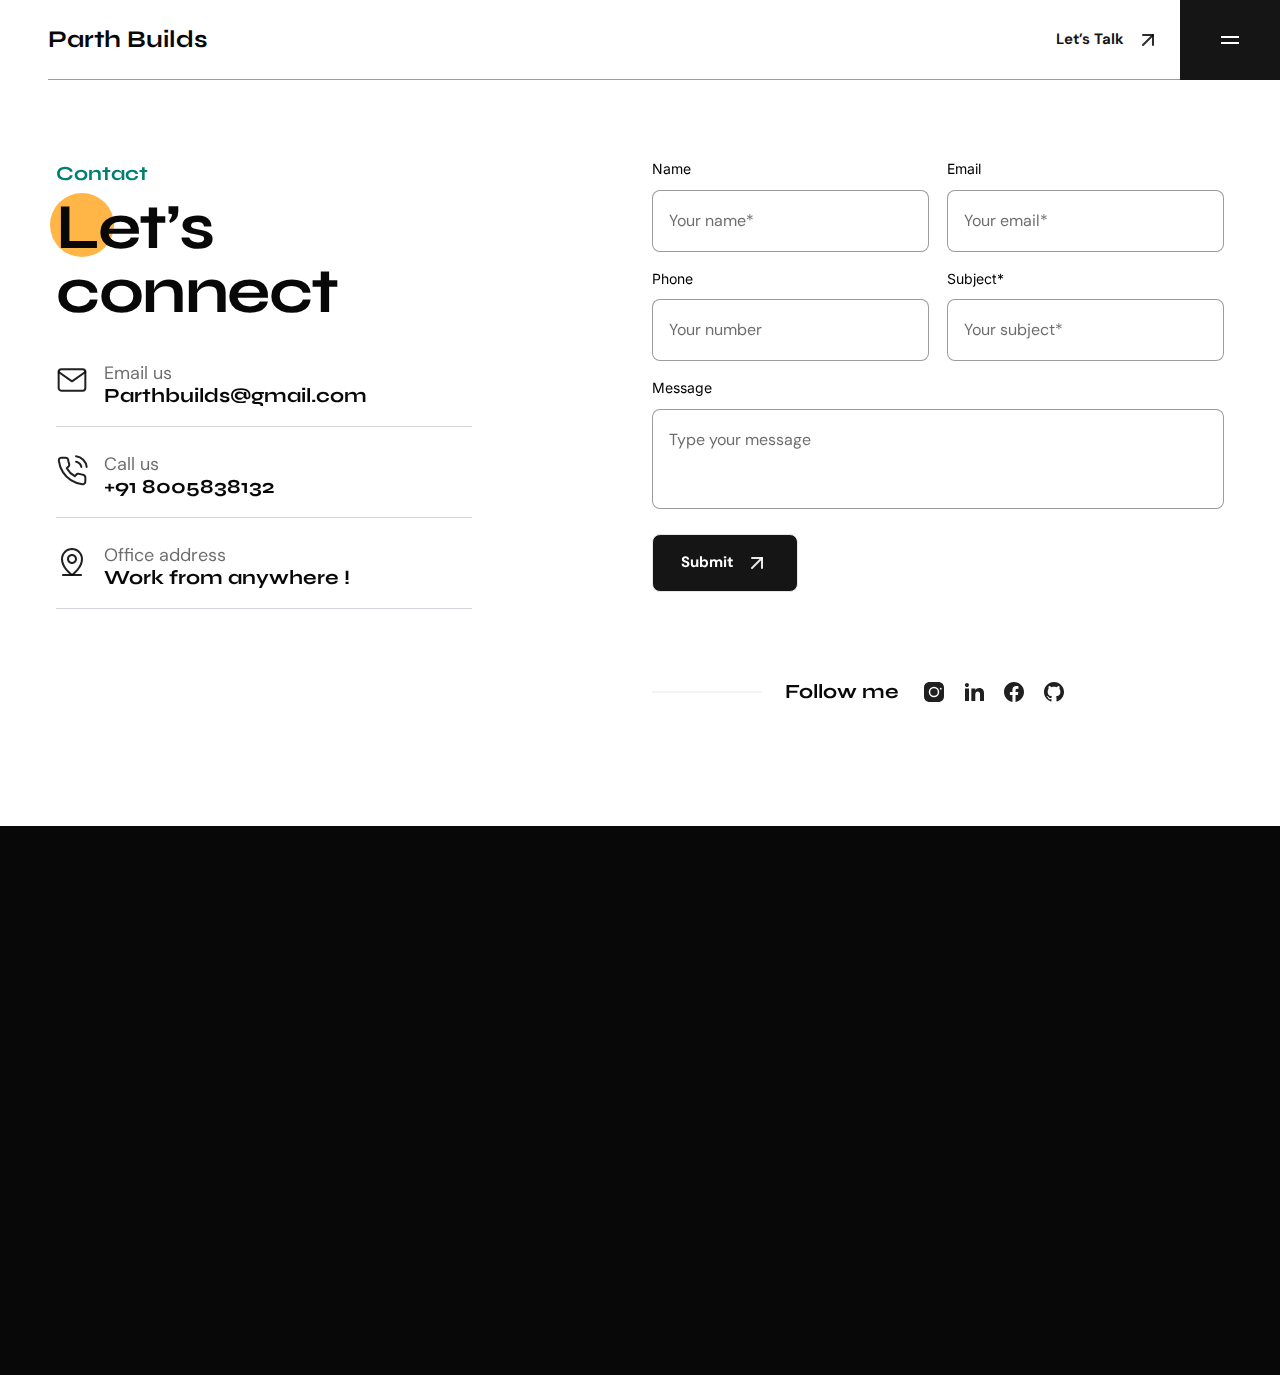
<file: contact.html>
<!DOCTYPE html>
<html class="no-js" lang="en">

<head>
<meta charset="utf-8" />
<meta http-equiv="x-ua-compatible" content="ie=edge" />
<title>Contact Parth Builds - Let's Build Your Next Project</title>
<meta name="AdsBot-Google" content="noindex follow" />
<meta name="description" content="Get in touch with Parth Builds for professional web development, SaaS solutions, automations, and marketing services." />
<meta name="viewport" content="width=device-width, initial-scale=1, shrink-to-fit=no" />


    <!-- Favicon -->
    <link rel="shortcut icon" type="image/x-icon" href="assets/images/favicon.png" />

    <!-- CSS (Font, Vendor, Icon, Plugins & Style CSS files) -->

    <!-- Font CSS -->

    <link rel="preconnect" href="https://fonts.googleapis.com">
    <link rel="preconnect" href="https://fonts.gstatic.com" crossorigin>
    <link href="https://fonts.googleapis.com/css2?family=DM+Sans:ital,opsz,wght@0,9..40,100;0,9..40,200;0,9..40,300;0,9..40,400;0,9..40,500;0,9..40,600;0,9..40,700;0,9..40,800;0,9..40,900;0,9..40,1000;1,9..40,100;1,9..40,200;1,9..40,300;1,9..40,400;1,9..40,500;1,9..40,600;1,9..40,700;1,9..40,800;1,9..40,900;1,9..40,1000&family=Inter:wght@100;200;300;400;500;600;700;800;900&family=Poppins:ital,wght@0,100;0,200;0,300;0,400;0,500;0,600;0,700;0,800;0,900;1,100;1,200;1,300;1,400;1,500;1,600;1,700;1,800;1,900&family=Syne:wght@400;500;600;700;800&display=swap" rel="stylesheet">

    <!-- Plugins CSS (All Plugins Files) -->
    <link rel="stylesheet" href="assets/css/plugins/aos.css" />


    <!-- Style CSS -->
    <link rel="stylesheet" href="assets/css/style.css" />

</head>

<body>
    <div class="overflow-x-hidden">
        <!-- Header start -->

        <header id="sticky-header" class="xl:pl-12 bg-white">
            <div class="flex pl-4 xl:pl-0">

                <div class="flex-1 flex items-center justify-between border-b border-black-800 border-opacity-40">

                    <h3 class="text-black-800 font-bold font-Syne text-2xl">
                        Parth Builds
                    </h3>

                    <!-- Link Start -->
                    <a href="contact.html" class="flex items-center flex-wrap py-[6px] px-3 text-[15px] font-bold text-active leading-none mr-2 transition-all duration-300 hover:text-orange group">Let’s
                        Talk
                        <span class="inline-block ml-3 group-hover:animate-arrow-move-up">
        <svg width="24" height="24" viewBox="0 0 24 24" fill="none" xmlns="http://www.w3.org/2000/svg">
          <path d="M7 17L17 7" stroke="currentColor" stroke-opacity="0.9" stroke-width="2" stroke-linecap="round"
            stroke-linejoin="round" />
          <path d="M7 7H17V17" stroke="currentColor" stroke-opacity="0.9" stroke-width="2" stroke-linecap="round"
            stroke-linejoin="round" />
        </svg>
      </span>
                    </a>
                    <!-- Link End -->
                </div>


                <!-- Button Start -->
                <div id="offcanvas-toggle" class="flex-none bg-active flex items-center flex-wrap justify-center py-7 px-[38px] cursor-pointer">
                    <button>
                        <svg width="24" height="24" viewBox="0 0 24 24" fill="none" xmlns="http://www.w3.org/2000/svg">
                            <rect x="3" y="8" width="18" height="2" fill="white" />
                            <rect x="3" y="14" width="18" height="2" fill="white" />
                        </svg>

                    </button>
                </div>
                <!-- Button End -->

            </div>
        </header>


        <!-- offcanvas-menu start -->
        <div id="offcanvas" class="offcanvas right-0 top-0 bottom-0 z-50 transform translate-x-full fixed h-full w-[350px] md:w-[460px] transition-all ease-in-out duration-300 bg-black-800 pl-8 flex flex-wrap flex-col justify-between">
            <!-- close button start -->

            <div>
                <div class="flex flex-wrap justify-between items-center border-b border-border-white mb-[80px]">
                    <h3 class="text-white font-bold font-Syne text-2xl">
                        Parth Builds
                    </h3>
                    <button id="offcanvas-close" class="offcanvas-close bg-primary py-7 px-[38px]" aria-label="offcanvas">
                        <svg width="24" height="24" viewBox="0 0 24 24" fill="none" xmlns="http://www.w3.org/2000/svg">
                            <path fill-rule="evenodd" clip-rule="evenodd" d="M19.2803 4.71967C19.5732 5.01256 19.5732 5.48744 19.2803 5.78033L5.78033 19.2803C5.48744 19.5732 5.01256 19.5732 4.71967 19.2803C4.42678 18.9874 4.42678 18.5126 4.71967 18.2197L18.2197 4.71967C18.5126 4.42678 18.9874 4.42678 19.2803 4.71967Z" fill="white" />
                            <path fill-rule="evenodd" clip-rule="evenodd" d="M4.71967 4.71967C5.01256 4.42678 5.48744 4.42678 5.78033 4.71967L19.2803 18.2197C19.5732 18.5126 19.5732 18.9874 19.2803 19.2803C18.9874 19.5732 18.5126 19.5732 18.2197 19.2803L4.71967 5.78033C4.42678 5.48744 4.42678 5.01256 4.71967 4.71967Z" fill="white" />
                        </svg>
                    </button>
                </div>

                <!-- close button end -->

                <!-- offcanvas-menu start -->

                <nav class="offcanvas-menu mr-[40px] flex flex-wrap flex-col justify-between">
                    <ul>
                        <li class="border-b border-border-white py-4 group">
                            <a href="index.html" class="text-white text-xl font-bold font-Syne leading-none flex flex-wrap items-center justify-between hover:text-orange transition duration-300">Home
                                <span class="inline-block group-hover:animate-arrow-move-up">
              <svg width="24" height="24" viewBox="0 0 24 24" fill="none" xmlns="http://www.w3.org/2000/svg">
                <path d="M7 17L17 7" stroke="currentColor" stroke-opacity="0.9" stroke-width="2" stroke-linecap="round"
                  stroke-linejoin="round"></path>
                <path d="M7 7H17V17" stroke="currentColor" stroke-opacity="0.9" stroke-width="2" stroke-linecap="round"
                  stroke-linejoin="round"></path>
              </svg>
            </span>
                            </a>
                        </li>
                        <li class="border-b border-border-white py-4 group">
                            <a href="about.html" class="text-white text-xl font-bold font-Syne leading-none flex flex-wrap items-center justify-between hover:text-orange transition duration-300">About
                                <span class="inline-block group-hover:animate-arrow-move-up">
              <svg width="24" height="24" viewBox="0 0 24 24" fill="none" xmlns="http://www.w3.org/2000/svg">
                <path d="M7 17L17 7" stroke="currentColor" stroke-opacity="0.9" stroke-width="2" stroke-linecap="round"
                  stroke-linejoin="round"></path>
                <path d="M7 7H17V17" stroke="currentColor" stroke-opacity="0.9" stroke-width="2" stroke-linecap="round"
                  stroke-linejoin="round"></path>
              </svg>
            </span>
                            </a>

                        </li>
                        <li class="border-b border-border-white py-4 group">
                            <a href="projects.html" class="text-white text-xl font-bold font-Syne leading-none flex flex-wrap items-center justify-between hover:text-orange transition duration-300">Project
                                <span class="inline-block group-hover:animate-arrow-move-up">
              <svg width="24" height="24" viewBox="0 0 24 24" fill="none" xmlns="http://www.w3.org/2000/svg">
                <path d="M7 17L17 7" stroke="currentColor" stroke-opacity="0.9" stroke-width="2" stroke-linecap="round"
                  stroke-linejoin="round"></path>
                <path d="M7 7H17V17" stroke="currentColor" stroke-opacity="0.9" stroke-width="2" stroke-linecap="round"
                  stroke-linejoin="round"></path>
              </svg>
            </span>
                            </a>
                        </li>
                        
                        <li class="border-b border-border-white py-4 group">
                            <a href="blog.html" class="text-white text-xl font-bold font-Syne leading-none flex flex-wrap items-center justify-between hover:text-orange transition duration-300">Blog
                                <span class="inline-block group-hover:animate-arrow-move-up">
              <svg width="24" height="24" viewBox="0 0 24 24" fill="none" xmlns="http://www.w3.org/2000/svg">
                <path d="M7 17L17 7" stroke="currentColor" stroke-opacity="0.9" stroke-width="2" stroke-linecap="round"
                  stroke-linejoin="round"></path>
                <path d="M7 7H17V17" stroke="currentColor" stroke-opacity="0.9" stroke-width="2" stroke-linecap="round"
                  stroke-linejoin="round"></path>
              </svg>
            </span>
                            </a>
                        </li>
                        

                        <li class="border-b border-border-white py-4 group">
                            <a href="contact.html" class="text-white text-xl font-bold font-Syne leading-none flex flex-wrap items-center justify-between hover:text-orange transition duration-300">Contact
                                <span class="inline-block group-hover:animate-arrow-move-up">
              <svg width="24" height="24" viewBox="0 0 24 24" fill="none" xmlns="http://www.w3.org/2000/svg">
                <path d="M7 17L17 7" stroke="currentColor" stroke-opacity="0.9" stroke-width="2" stroke-linecap="round"
                  stroke-linejoin="round"></path>
                <path d="M7 7H17V17" stroke="currentColor" stroke-opacity="0.9" stroke-width="2" stroke-linecap="round"
                  stroke-linejoin="round"></path>
              </svg>
            </span>
                            </a>
                        </li>

                    </ul>
                </nav>

            </div>


            <nav class="pb-10">
                <ul class="flex flex-wrap gap-x-4 items-center">
                    <li>
                        <a href="https://instagram.com/parthbuilds" class="text-white hover:text-orange">
                            <svg width="24" height="24" viewBox="0 0 24 24" fill="none" xmlns="http://www.w3.org/2000/svg">
                                <path d="M7.75 2C4.245 2 2 4.245 2 7.75v8.5C2 19.755 4.245 22 7.75 22h8.5C19.755 22 22 19.755 22 16.25v-8.5C22 4.245 19.755 2 16.25 2h-8.5zM12 6.75a5.25 5.25 0 110 10.5 5.25 5.25 0 010-10.5zm0 1.5a3.75 3.75 0 100 7.5 3.75 3.75 0 000-7.5zm6.75-.5a.875.875 0 110 1.75.875.875 0 010-1.75z" fill="currentColor" fill-opacity="0.9"></path>
                            </svg>
                        </a>
                    </li>
                    <li><a href="https://linkedin.com/in/parth-pandey-alpha" class="text-white hover:text-orange"><svg width="24" height="24" viewBox="0 0 24 24" fill="none" xmlns="http://www.w3.org/2000/svg">
                                <path d="M6.94043 5.00002C6.94017 5.53046 6.7292 6.03906 6.35394 6.41394C5.97868 6.78883 5.46986 6.99929 4.93943 6.99902C4.409 6.99876 3.90039 6.78779 3.52551 6.41253C3.15062 6.03727 2.94016 5.52846 2.94043 4.99802C2.9407 4.46759 3.15166 3.95899 3.52692 3.5841C3.90218 3.20922 4.411 2.99876 4.94143 2.99902C5.47186 2.99929 5.98047 3.21026 6.35535 3.58552C6.73024 3.96078 6.9407 4.46959 6.94043 5.00002ZM7.00043 8.48002H3.00043V21H7.00043V8.48002ZM13.3204 8.48002H9.34043V21H13.2804V14.43C13.2804 10.77 18.0504 10.43 18.0504 14.43V21H22.0004V13.07C22.0004 6.90002 14.9404 7.13002 13.2804 10.16L13.3204 8.48002Z" fill="currentColor" fill-opacity="0.9"></path>
                            </svg>
                        </a></li>
                            <a href="https://facebook.com/Parth-builds" class="text-white hover:text-orange">
                                <svg width="24" height="24" viewBox="0 0 24 24" fill="none" xmlns="http://www.w3.org/2000/svg">
                                    <path d="M22 12C22 6.477 17.523 2 12 2S2 6.477 2 12c0 4.991 3.657 9.128 8.438 9.878v-6.991h-2.54v-2.887h2.54V9.908c0-2.506 1.492-3.89 3.776-3.89 1.094 0 2.239.195 2.239.195v2.46h-1.26c-1.242 0-1.628.772-1.628 1.561v1.874h2.773l-.443 2.887h-2.33V21.88C18.343 21.13 22 16.991 22 12z" fill="currentColor" fill-opacity="0.9"></path>
                                </svg>
                            </a>
                        </li>
                    <li><a href="https://github.com/parthbuilds" class="text-white hover:text-orange"><svg width="24" height="24" viewBox="0 0 24 24" fill="none" xmlns="http://www.w3.org/2000/svg">
                                <path d="M12.001 2C6.47598 2 2.00098 6.475 2.00098 12C1.99977 14.0992 2.65958 16.1454 3.88679 17.8484C5.114 19.5515 6.84631 20.8249 8.83798 21.488C9.33798 21.575 9.52598 21.275 9.52598 21.012C9.52598 20.775 9.51298 19.988 9.51298 19.15C7.00098 19.613 6.35098 18.538 6.15098 17.975C6.03798 17.687 5.55098 16.8 5.12598 16.562C4.77598 16.375 4.27598 15.912 5.11298 15.9C5.90098 15.887 6.46298 16.625 6.65098 16.925C7.55098 18.437 8.98798 18.012 9.56298 17.75C9.65098 17.1 9.91298 16.663 10.201 16.413C7.97598 16.163 5.65098 15.3 5.65098 11.475C5.65098 10.387 6.03798 9.488 6.67598 8.788C6.57598 8.538 6.22598 7.513 6.77598 6.138C6.77598 6.138 7.61298 5.875 9.52598 7.162C10.3401 6.9364 11.1812 6.82302 12.026 6.825C12.876 6.825 13.726 6.937 14.526 7.162C16.439 5.862 17.276 6.138 17.276 6.138C17.826 7.513 17.476 8.538 17.376 8.788C18.013 9.488 18.401 10.375 18.401 11.475C18.401 15.313 16.064 16.163 13.839 16.413C14.201 16.725 14.514 17.325 14.514 18.263C14.514 19.6 14.501 20.675 14.501 21.013C14.501 21.275 14.689 21.587 15.189 21.487C17.1738 20.8166 18.8985 19.5408 20.1203 17.8389C21.3421 16.1371 21.9995 14.095 22 12C22 6.475 17.525 2 12 2H12.001Z" fill="currentColor" fill-opacity="0.9"></path>
                            </svg>
                        </a></li>
                </ul>
            </nav>
        </div>
        <!-- offcanvas-menu end -->

        <!-- Header end -->


        <!-- Portfolio Section Start -->
        <section class="bg-white pt-20 pb-[120px]">
            <div class="container mx-auto">
                <div class="grid grid-cols-12 gap-6">
                    <div class="col-span-12 lg:col-span-6" data-aos="fade-up">
                        <div class="font-bold font-Syne leading-none flex flex-wrap flex-col gap-y-2 mb-10">
                            <span class="text-orange text-xl">Contact</span>
                            <h3 class="text-black-800 text-4xl lg:text-5xl xl:text-[64px] tracking-[-1.5px]">
                                <span
                                    class="relative z-[1] before:rounded-full before:bg-primary before:block before:absolute before:top-[4px] before:left-[-6px] before:-z-[1] before:w-[36px] lg:before:w-[48px] xl:before:w-[64px] before:h-[36px] lg:before:h-[48px] xl:before:h-[64px]">Le</span>t’s
                                <br class="hidden lg:block" />
                                connect
                            </h3>
                        </div>


                        <div class="flex flex-wrap flex-col gap-7">
                            <div class="flex flex-wrap gap-4 pb-4 border-b border-gray-300 lg:max-w-[416px]">
                                <span>
                                    <svg width="32" height="32" viewBox="0 0 32 32" fill="none"
                                        xmlns="http://www.w3.org/2000/svg">
                                        <path
                                            d="M5.33366 5.33325H26.667C28.1337 5.33325 29.3337 6.53325 29.3337 7.99992V23.9999C29.3337 25.4666 28.1337 26.6666 26.667 26.6666H5.33366C3.86699 26.6666 2.66699 25.4666 2.66699 23.9999V7.99992C2.66699 6.53325 3.86699 5.33325 5.33366 5.33325Z"
                                            stroke="#080808" stroke-opacity="0.9" stroke-width="2"
                                            stroke-linecap="round" stroke-linejoin="round" />
                                        <path d="M29.3337 8L16.0003 17.3333L2.66699 8" stroke="#080808"
                                            stroke-opacity="0.9" stroke-width="2" stroke-linecap="round"
                                            stroke-linejoin="round" />
                                    </svg>

                                </span>
                                <div class="flex flex-wrap flex-col flex-1">
                                    <span class="paragraph !leading-none">Email us</span>
                                    <h5 class="text-xl font-bold font-Syne text-black-800 leading-7">Parthbuilds@gmail.com
                                    </h5>
                                </div>
                            </div>
                            <div class="flex flex-wrap gap-4 pb-4 border-b border-gray-300 lg:max-w-[416px]">
                                <span>
                                    <svg width="32" height="32" viewBox="0 0 32 32" fill="none"
                                        xmlns="http://www.w3.org/2000/svg">
                                        <path
                                            d="M20.0663 6.66658C21.3686 6.92067 22.5654 7.55759 23.5037 8.49583C24.4419 9.43407 25.0788 10.6309 25.3329 11.9333M20.0663 1.33325C22.772 1.63383 25.295 2.84548 27.2212 4.76926C29.1474 6.69304 30.3623 9.2146 30.6663 11.9199M29.3329 22.5599V26.5599C29.3344 26.9313 29.2584 27.2988 29.1096 27.639C28.9608 27.9793 28.7427 28.2847 28.469 28.5357C28.1954 28.7868 27.8724 28.9779 27.5206 29.0969C27.1688 29.2158 26.7961 29.26 26.4263 29.2266C22.3234 28.7808 18.3823 27.3788 14.9196 25.1333C11.698 23.0861 8.9667 20.3548 6.91959 17.1333C4.66622 13.6549 3.26391 9.69458 2.82625 5.57325C2.79293 5.20454 2.83675 4.83293 2.95492 4.48208C3.07309 4.13124 3.26301 3.80884 3.51261 3.53541C3.7622 3.26199 4.06599 3.04353 4.40464 2.89395C4.74329 2.74436 5.10937 2.66693 5.47959 2.66659H9.47959C10.1267 2.66022 10.754 2.88936 11.2446 3.3113C11.7352 3.73323 12.0557 4.31918 12.1463 4.95992C12.3151 6.24001 12.6282 7.49689 13.0796 8.70659C13.259 9.18382 13.2978 9.70247 13.1915 10.2011C13.0851 10.6997 12.8381 11.1574 12.4796 11.5199L10.7863 13.2133C12.6843 16.5513 15.4482 19.3152 18.7863 21.2133L20.4796 19.5199C20.8421 19.1614 21.2998 18.9144 21.7984 18.808C22.297 18.7017 22.8157 18.7405 23.2929 18.9199C24.5026 19.3713 25.7595 19.6844 27.0396 19.8533C27.6873 19.9446 28.2788 20.2709 28.7016 20.7699C29.1245 21.269 29.3491 21.906 29.3329 22.5599Z"
                                            stroke="#080808" stroke-opacity="0.9" stroke-width="2"
                                            stroke-linecap="round" stroke-linejoin="round" />
                                    </svg>


                                </span>
                                <div class="flex flex-wrap flex-col flex-1">
                                    <span class="paragraph !leading-none">Call us</span>
                                    <h5 class="text-xl font-bold font-Syne text-black-800 leading-7">+91 8005838132
                                    </h5>
                                </div>
                            </div>
                            <div class="flex flex-wrap gap-4 pb-4 border-b border-gray-300 lg:max-w-[416px]">
                                <span>
                                    <svg width="32" height="32" viewBox="0 0 32 32" fill="none"
                                        xmlns="http://www.w3.org/2000/svg">
                                        <path fill-rule="evenodd" clip-rule="evenodd"
                                            d="M6 29C6 28.4477 6.44772 28 7 28H25C25.5523 28 26 28.4477 26 29C26 29.5523 25.5523 30 25 30H7C6.44772 30 6 29.5523 6 29Z"
                                            fill="#080808" fill-opacity="0.9" />
                                        <path fill-rule="evenodd" clip-rule="evenodd"
                                            d="M16 10C14.3431 10 13 11.3431 13 13C13 14.6569 14.3431 16 16 16C17.6569 16 19 14.6569 19 13C19 11.3431 17.6569 10 16 10ZM11 13C11 10.2386 13.2386 8 16 8C18.7614 8 21 10.2386 21 13C21 15.7614 18.7614 18 16 18C13.2386 18 11 15.7614 11 13Z"
                                            fill="#080808" fill-opacity="0.9" />
                                        <path fill-rule="evenodd" clip-rule="evenodd"
                                            d="M16 4C13.6131 4 11.3239 4.94821 9.63604 6.63604C7.94821 8.32387 7 10.6131 7 13C7 17.1399 9.31185 20.9096 11.7546 23.7188C12.9638 25.1094 14.1755 26.2305 15.0851 27.0037C15.4449 27.3095 15.7562 27.5599 16 27.75C16.2438 27.5599 16.5551 27.3095 16.9149 27.0037C17.8245 26.2305 19.0362 25.1094 20.2454 23.7188C22.6882 20.9096 25 17.1399 25 13C25 10.6131 24.0518 8.32387 22.364 6.63604C20.6761 4.94821 18.3869 4 16 4ZM16 29C15.4265 29.8192 15.4263 29.819 15.4259 29.8188L15.4251 29.8182L15.4228 29.8166L15.4154 29.8114L15.39 29.7933C15.3683 29.7778 15.3375 29.7557 15.2981 29.7269C15.2192 29.6693 15.1059 29.5853 14.9631 29.4762C14.6775 29.2579 14.2732 28.9384 13.7899 28.5276C12.8245 27.707 11.5362 26.5156 10.2454 25.0312C7.68815 22.0904 5 17.8601 5 13C5 10.0826 6.15893 7.28473 8.22183 5.22183C10.2847 3.15893 13.0826 2 16 2C18.9174 2 21.7153 3.15893 23.7782 5.22183C25.8411 7.28473 27 10.0826 27 13C27 17.8601 24.3118 22.0904 21.7546 25.0312C20.4638 26.5156 19.1755 27.707 18.2101 28.5276C17.7268 28.9384 17.3225 29.2579 17.0369 29.4762C16.8941 29.5853 16.7808 29.6693 16.7019 29.7269C16.6625 29.7557 16.6317 29.7778 16.61 29.7933L16.5846 29.8114L16.5772 29.8166L16.5749 29.8182L16.5741 29.8188C16.5737 29.819 16.5735 29.8192 16 29ZM16 29L16.5735 29.8192C16.2291 30.0603 15.7709 30.0603 15.4265 29.8192L16 29Z"
                                            fill="#080808" fill-opacity="0.9" />
                                    </svg>


                                </span>
                                <div class="flex flex-wrap flex-col flex-1">
                                    <span class="paragraph !leading-none">Office address</span>
                                    <h5 class="text-xl font-bold font-Syne text-black-800 leading-7">Work from anywhere !
                                    </h5>
                                </div>
                            </div>
                        </div>
                    </div>
                    <div class="col-span-12 lg:col-span-6" data-aos="fade-up" data-aos-delay="300">
                        <form id="contact-form" action="mail.php" method="post" class="grid grid-cols-12 gap-[18px]">
                            <div class="col-span-12 md:col-span-6">
                                <label class="text-sm font-normal font-Inter leading-tight mb-3 block" for="name">Name</label>
                                <input id="name" class="font-normal w-full leading-7 placeholder:opacity-100 placeholder:text-black-text-600 border border-black-800 border-opacity-40 rounded-[8px] p-4 focus:border-black-800 focus:border-opacity-40 focus:outline-none " type="text" required placeholder="Your name*" name="name">
                            </div>
                            <div class="col-span-12 md:col-span-6">
                                <label class="text-sm font-normal font-Inter leading-tight mb-3 block" for="Email">Email</label>
                                <input id="Email" class="font-normal w-full leading-7 placeholder:opacity-100 placeholder:text-black-text-600 border border-black-800 border-opacity-40 rounded-[8px] p-4 focus:border-black-800 focus:border-opacity-40 focus:outline-none " type="email" required placeholder="Your email*" name="email">
                            </div>
                            <div class="col-span-12 md:col-span-6">
                                <label class="text-sm font-normal font-Inter leading-tight mb-3 block" for="Phone">Phone</label>
                                <input id="Phone" class="font-normal w-full leading-7 placeholder:opacity-100 placeholder:text-black-text-600 border border-black-800 border-opacity-40 rounded-[8px] p-4 focus:border-black-800 focus:border-opacity-40 focus:outline-none " type="text" required placeholder="Your number" name="phone">
                            </div>
                            <div class="col-span-12 md:col-span-6">
                                <label class="text-sm font-normal font-Inter leading-tight mb-3 block" for="Subject">Subject*</label>
                                <input id="Subject" class="font-normal w-full leading-7 placeholder:opacity-100 placeholder:text-black-text-600 border border-black-800 border-opacity-40 rounded-[8px] p-4 focus:border-black-800 focus:border-opacity-40 focus:outline-none " type="text" required placeholder="Your subject*" name="subject">
                            </div>

                            <div class="col-span-12">
                                <label class="text-sm font-normal font-Inter leading-tight mb-3 block" for="Message">Message</label>
                                <textarea class="h-[100px] font-normal w-full leading-7 placeholder:opacity-100 placeholder:text-black-text-600 border border-black-800 border-opacity-40 rounded-[8px] p-4 focus:border-black-800 focus:border-opacity-40 focus:outline-none resize-none" name="message" id="Message" cols="30" rows="10" required placeholder="Type your message"></textarea>
                            </div>


                            <div class="col-span-12">
                                <button class="flex items-center flex-wrap btn-primary group" type="submit">Submit
                                    <span class="inline-block ml-3 group-hover:animate-arrow-move-up">
        <svg width="24" height="24" viewBox="0 0 24 24" fill="none" xmlns="http://www.w3.org/2000/svg">
          <path d="M7 17L17 7" stroke="currentColor" stroke-opacity="0.9" stroke-width="2" stroke-linecap="round"
            stroke-linejoin="round"></path>
          <path d="M7 7H17V17" stroke="currentColor" stroke-opacity="0.9" stroke-width="2" stroke-linecap="round"
            stroke-linejoin="round"></path>
        </svg>
      </span>
                                </button>
                                <p class="form-message mt-3"></p>
                            </div>

                            <div class="col-span-12">
                                <div class="justify-start sm:items-center gap-[23px] inline-flex mt-14 flex-col sm:flex-row">
                                    <svg width="110" height="2" viewBox="0 0 110 2" fill="none" xmlns="http://www.w3.org/2000/svg">
                                        <path d="M0 1H110" stroke="#080808" stroke-opacity="0.1" />
                                    </svg>

                                    <div class="flex flex-wrap gap-[23px]">
                                        <h4 class="text-black-800 text-xl font-bold font-Syne leading-7">Follow me</h4>

                                        <ul class="flex flex-wrap gap-x-4 items-center">
                                            <li>
                                                <a href="https://instagram.com/parthbuilds" class="text-black-800 hover:text-orange">
                                                    <svg width="24" height="24" viewBox="0 0 24 24" fill="none" xmlns="http://www.w3.org/2000/svg">
                                                        <path d="M7.75 2C4.245 2 2 4.245 2 7.75v8.5C2 19.755 4.245 22 7.75 22h8.5C19.755 22 22 19.755 22 16.25v-8.5C22 4.245 19.755 2 16.25 2h-8.5zM12 6.75a5.25 5.25 0 110 10.5 5.25 5.25 0 010-10.5zm0 1.5a3.75 3.75 0 100 7.5 3.75 3.75 0 000-7.5zm6.75-.5a.875.875 0 110 1.75.875.875 0 010-1.75z" fill="currentColor" fill-opacity="0.9"></path>
                                                    </svg>
                                                </a>
                                            </li>
                                            <li><a href="https://linkedin.com/in/parth-pandey-alpha" class="text-black-800 hover:text-orange"><svg width="24" height="24" viewBox="0 0 24 24" fill="none" xmlns="http://www.w3.org/2000/svg">
                                                        <path d="M6.94043 5.00002C6.94017 5.53046 6.7292 6.03906 6.35394 6.41394C5.97868 6.78883 5.46986 6.99929 4.93943 6.99902C4.409 6.99876 3.90039 6.78779 3.52551 6.41253C3.15062 6.03727 2.94016 5.52846 2.94043 4.99802C2.9407 4.46759 3.15166 3.95899 3.52692 3.5841C3.90218 3.20922 4.411 2.99876 4.94143 2.99902C5.47186 2.99929 5.98047 3.21026 6.35535 3.58552C6.73024 3.96078 6.9407 4.46959 6.94043 5.00002ZM7.00043 8.48002H3.00043V21H7.00043V8.48002ZM13.3204 8.48002H9.34043V21H13.2804V14.43C13.2804 10.77 18.0504 10.43 18.0504 14.43V21H22.0004V13.07C22.0004 6.90002 14.9404 7.13002 13.2804 10.16L13.3204 8.48002Z" fill="currentColor" fill-opacity="0.9"></path>
                                                    </svg>
                                                </a></li>
                                                    <a href="https://facebook.com/Parth-builds" class="text-black-800 hover:text-orange">
                                                        <svg width="24" height="24" viewBox="0 0 24 24" fill="none" xmlns="http://www.w3.org/2000/svg">
                                                            <path d="M22 12C22 6.477 17.523 2 12 2S2 6.477 2 12c0 4.991 3.657 9.128 8.438 9.878v-6.991h-2.54v-2.887h2.54V9.908c0-2.506 1.492-3.89 3.776-3.89 1.094 0 2.239.195 2.239.195v2.46h-1.26c-1.242 0-1.628.772-1.628 1.561v1.874h2.773l-.443 2.887h-2.33V21.88C18.343 21.13 22 16.991 22 12z" fill="currentColor" fill-opacity="0.9"></path>
                                                        </svg>
                                                    </a>
                                                </li>
                                            <li><a href="https://github.com/parthbuilds" class="text-black-800 hover:text-orange"><svg width="24" height="24" viewBox="0 0 24 24" fill="none" xmlns="http://www.w3.org/2000/svg">
                                                        <path d="M12.001 2C6.47598 2 2.00098 6.475 2.00098 12C1.99977 14.0992 2.65958 16.1454 3.88679 17.8484C5.114 19.5515 6.84631 20.8249 8.83798 21.488C9.33798 21.575 9.52598 21.275 9.52598 21.012C9.52598 20.775 9.51298 19.988 9.51298 19.15C7.00098 19.613 6.35098 18.538 6.15098 17.975C6.03798 17.687 5.55098 16.8 5.12598 16.562C4.77598 16.375 4.27598 15.912 5.11298 15.9C5.90098 15.887 6.46298 16.625 6.65098 16.925C7.55098 18.437 8.98798 18.012 9.56298 17.75C9.65098 17.1 9.91298 16.663 10.201 16.413C7.97598 16.163 5.65098 15.3 5.65098 11.475C5.65098 10.387 6.03798 9.488 6.67598 8.788C6.57598 8.538 6.22598 7.513 6.77598 6.138C6.77598 6.138 7.61298 5.875 9.52598 7.162C10.3401 6.9364 11.1812 6.82302 12.026 6.825C12.876 6.825 13.726 6.937 14.526 7.162C16.439 5.862 17.276 6.138 17.276 6.138C17.826 7.513 17.476 8.538 17.376 8.788C18.013 9.488 18.401 10.375 18.401 11.475C18.401 15.313 16.064 16.163 13.839 16.413C14.201 16.725 14.514 17.325 14.514 18.263C14.514 19.6 14.501 20.675 14.501 21.013C14.501 21.275 14.689 21.587 15.189 21.487C17.1738 20.8166 18.8985 19.5408 20.1203 17.8389C21.3421 16.1371 21.9995 14.095 22 12C22 6.475 17.525 2 12 2H12.001Z" fill="currentColor" fill-opacity="0.9"></path>
                                                    </svg>
                                                </a></li>
                                        </ul>
                                    </div>
                                </div>
                            </div>

                        </form>
                    </div>
                </div>
            </div>


        </section>
        <!-- Portfolio Section End -->


        <!-- Footer Start -->
        <footer class="footer bg-black-800 pt-[60px] lg:pt-[100px] xl:pt-[120px] pb-[60px]">
            <div class="container">
                <div class="overflow-x-hidden" data-aos="flip-down">
                    <div class="grid md:grid-cols-2 lg:grid-cols-3 gap-5 lg:gap-6 pb-12">
                        <div class="pt-12">
                            <h3 class="text-white font-Syne font-bold text-4xl lg:text-5xl xl:text-[64px] tracking-[-1.5px]"><span
                    class="relative z-[1] before:rounded-full before:bg-primary before:block before:absolute before:top-[8px] before:left-[0] before:-z-[1] before:w-[36px] lg:before:w-[48px] xl:before:w-[60px] before:h-[36px] lg:before:h-[48px] xl:before:h-[60px]">Le</span>
                                t’s work together</h3>
                            <div class="flex flex-wrap items-center mt-10">
                                <span class="text-xl font-bold font-Syne text-white">Based in Bangalore |</span>
                                <div class="ml-5 md:ml-[5px] lg:ml-0 xl:ml-[16px] 2xl:ml-5">
                                    <ul class="flex flex-wrap gap-x-4 items-center">
                                        <li>
                                            <a href="https://instagram.com/parthbuilds" class="text-white hover:text-orange">
                                                <svg width="24" height="24" viewBox="0 0 24 24" fill="none" xmlns="http://www.w3.org/2000/svg">
                                                    <path d="M7.75 2C4.245 2 2 4.245 2 7.75v8.5C2 19.755 4.245 22 7.75 22h8.5C19.755 22 22 19.755 22 16.25v-8.5C22 4.245 19.755 2 16.25 2h-8.5zM12 6.75a5.25 5.25 0 110 10.5 5.25 5.25 0 010-10.5zm0 1.5a3.75 3.75 0 100 7.5 3.75 3.75 0 000-7.5zm6.75-.5a.875.875 0 110 1.75.875.875 0 010-1.75z" fill="currentColor" fill-opacity="0.9"></path>
                                                </svg>
                                            </a>
                                        </li>
                                        <li><a href="https://linkedin.com/in/parth-pandey-alpha" class="text-white hover:text-orange"><svg width="24" height="24" viewBox="0 0 24 24" fill="none" xmlns="http://www.w3.org/2000/svg">
                                                    <path d="M6.94043 5.00002C6.94017 5.53046 6.7292 6.03906 6.35394 6.41394C5.97868 6.78883 5.46986 6.99929 4.93943 6.99902C4.409 6.99876 3.90039 6.78779 3.52551 6.41253C3.15062 6.03727 2.94016 5.52846 2.94043 4.99802C2.9407 4.46759 3.15166 3.95899 3.52692 3.5841C3.90218 3.20922 4.411 2.99876 4.94143 2.99902C5.47186 2.99929 5.98047 3.21026 6.35535 3.58552C6.73024 3.96078 6.9407 4.46959 6.94043 5.00002ZM7.00043 8.48002H3.00043V21H7.00043V8.48002ZM13.3204 8.48002H9.34043V21H13.2804V14.43C13.2804 10.77 18.0504 10.43 18.0504 14.43V21H22.0004V13.07C22.0004 6.90002 14.9404 7.13002 13.2804 10.16L13.3204 8.48002Z" fill="currentColor" fill-opacity="0.9"></path>
                                                </svg>
                                            </a></li>
                                                <a href="https://facebook.com/Parth-builds" class="text-white hover:text-orange">
                                                    <svg width="24" height="24" viewBox="0 0 24 24" fill="none" xmlns="http://www.w3.org/2000/svg">
                                                        <path d="M22 12C22 6.477 17.523 2 12 2S2 6.477 2 12c0 4.991 3.657 9.128 8.438 9.878v-6.991h-2.54v-2.887h2.54V9.908c0-2.506 1.492-3.89 3.776-3.89 1.094 0 2.239.195 2.239.195v2.46h-1.26c-1.242 0-1.628.772-1.628 1.561v1.874h2.773l-.443 2.887h-2.33V21.88C18.343 21.13 22 16.991 22 12z" fill="currentColor" fill-opacity="0.9"></path>
                                                    </svg>
                                                </a>
                                            </li>
                                        <li><a href="https://github.com/parthbuilds" class="text-white hover:text-orange"><svg width="24" height="24" viewBox="0 0 24 24" fill="none" xmlns="http://www.w3.org/2000/svg">
                                                    <path d="M12.001 2C6.47598 2 2.00098 6.475 2.00098 12C1.99977 14.0992 2.65958 16.1454 3.88679 17.8484C5.114 19.5515 6.84631 20.8249 8.83798 21.488C9.33798 21.575 9.52598 21.275 9.52598 21.012C9.52598 20.775 9.51298 19.988 9.51298 19.15C7.00098 19.613 6.35098 18.538 6.15098 17.975C6.03798 17.687 5.55098 16.8 5.12598 16.562C4.77598 16.375 4.27598 15.912 5.11298 15.9C5.90098 15.887 6.46298 16.625 6.65098 16.925C7.55098 18.437 8.98798 18.012 9.56298 17.75C9.65098 17.1 9.91298 16.663 10.201 16.413C7.97598 16.163 5.65098 15.3 5.65098 11.475C5.65098 10.387 6.03798 9.488 6.67598 8.788C6.57598 8.538 6.22598 7.513 6.77598 6.138C6.77598 6.138 7.61298 5.875 9.52598 7.162C10.3401 6.9364 11.1812 6.82302 12.026 6.825C12.876 6.825 13.726 6.937 14.526 7.162C16.439 5.862 17.276 6.138 17.276 6.138C17.826 7.513 17.476 8.538 17.376 8.788C18.013 9.488 18.401 10.375 18.401 11.475C18.401 15.313 16.064 16.163 13.839 16.413C14.201 16.725 14.514 17.325 14.514 18.263C14.514 19.6 14.501 20.675 14.501 21.013C14.501 21.275 14.689 21.587 15.189 21.487C17.1738 20.8166 18.8985 19.5408 20.1203 17.8389C21.3421 16.1371 21.9995 14.095 22 12C22 6.475 17.525 2 12 2H12.001Z" fill="currentColor" fill-opacity="0.9"></path>
                                                </svg>
                                            </a></li>
                                    </ul>
                                </div>
                            </div>
                        </div>

                        <div class="py-9 px-7 border-border-white border rounded-2xl flex flex-col justify-between group">
                            <h3 class="text-xl font-bold font-Syne text-white">Looking for a Website Developer?</h3>
                            <div class="flex justify-between items-center">
                                <p class="text-xl font-bold font-Syne leading-none text-orange ">Parthbuilds@gmail.com</p>
                                <a href="#" class="text-white group-hover:animate-arrow-move-up group-hover:text-orange">
                                    <svg width="40" height="40" viewBox="0 0 40 40" fill="none" xmlns="http://www.w3.org/2000/svg">
                                        <path d="M11.6667 28.3334L28.3334 11.6667" stroke="currentColor" stroke-width="1.5" stroke-linecap="round" stroke-linejoin="round" />
                                        <path d="M11.6667 11.6667H28.3334V28.3334" stroke="currentColor" stroke-width="1.5" stroke-linecap="round" stroke-linejoin="round" />
                                    </svg>

                                </a>
                            </div>
                        </div>

                        <div class="py-9 px-7 border-border-white border rounded-2xl flex flex-col justify-between group">
                            <h3 class="text-xl font-bold font-Syne text-white">Want a solution for your business?</h3>
                            <div class="flex justify-between items-center">
                                <p class="text-2xl font-bold font-Syne leading-none text-orange">+91 8005838132</p>
                                <a href="#" class="text-white group-hover:animate-arrow-move-up group-hover:text-orange">
                                    <svg width="40" height="40" viewBox="0 0 40 40" fill="none" xmlns="http://www.w3.org/2000/svg">
                                        <path d="M11.6667 28.3334L28.3334 11.6667" stroke="currentColor" stroke-width="1.5" stroke-linecap="round" stroke-linejoin="round" />
                                        <path d="M11.6667 11.6667H28.3334V28.3334" stroke="currentColor" stroke-width="1.5" stroke-linecap="round" stroke-linejoin="round" />
                                    </svg>

                                </a>
                            </div>
                        </div>

                    </div>


                    <div class="border-t border-border-white pt-6 ">
                        <div class="grid grid-cols-12">

                            <div class="col-span-12 sm:col-span-8 order-last sm:order-first">
                                <p class="text-white text-lg font-normal font-sans leading-7">©2023 Parth Pandey, All Rights Reserved
                                </p>
                            </div>
                            <div class="col-span-12 sm:col-span-4 order-first sm:order-last">
                                <div class="flex justify-end mb-2 sm:mb-0">
                                    <a id="scrollUp" class="flex flex-wrap items-center gap-2 group" href="#" aria-label="scroll up">
                                        <span
                            class="text-white text-lg font-normal font-sans leading-7 transition-all group-hover:text-orange">Back
                            to
                            Top</span>
                                        <svg width="24" height="24" viewBox="0 0 24 24" fill="none" xmlns="http://www.w3.org/2000/svg">
                                            <path d="M12 19V5" stroke="#007F73" stroke-width="2" stroke-linecap="round" stroke-linejoin="round" />
                                            <path d="M19 12L12 5L5 12" stroke="#007F73" stroke-width="2" stroke-linecap="round" stroke-linejoin="round" />
                                        </svg>

                                    </a>
                                </div>
                            </div>
                        </div>
                    </div>


                </div>
            </div>
        </footer>
        <!-- Footer End -->
    </div>


    <!-- Vendors JS -->
    <script src="assets/js/vendor/modernizr-3.11.7.min.js"></script>
    <script src="assets/js/vendor/jquery-3.6.0.min.js"></script>
    <script src="assets/js/vendor/jquery-migrate-3.3.2.min.js"></script>
    <!-- Plugins JS -->
    <script src="assets/js/plugins/aos.js">
    </script>



    <!-- Activation JS -->
    <script src="assets/js/main.js"></script>

</body>

</html>
</file>
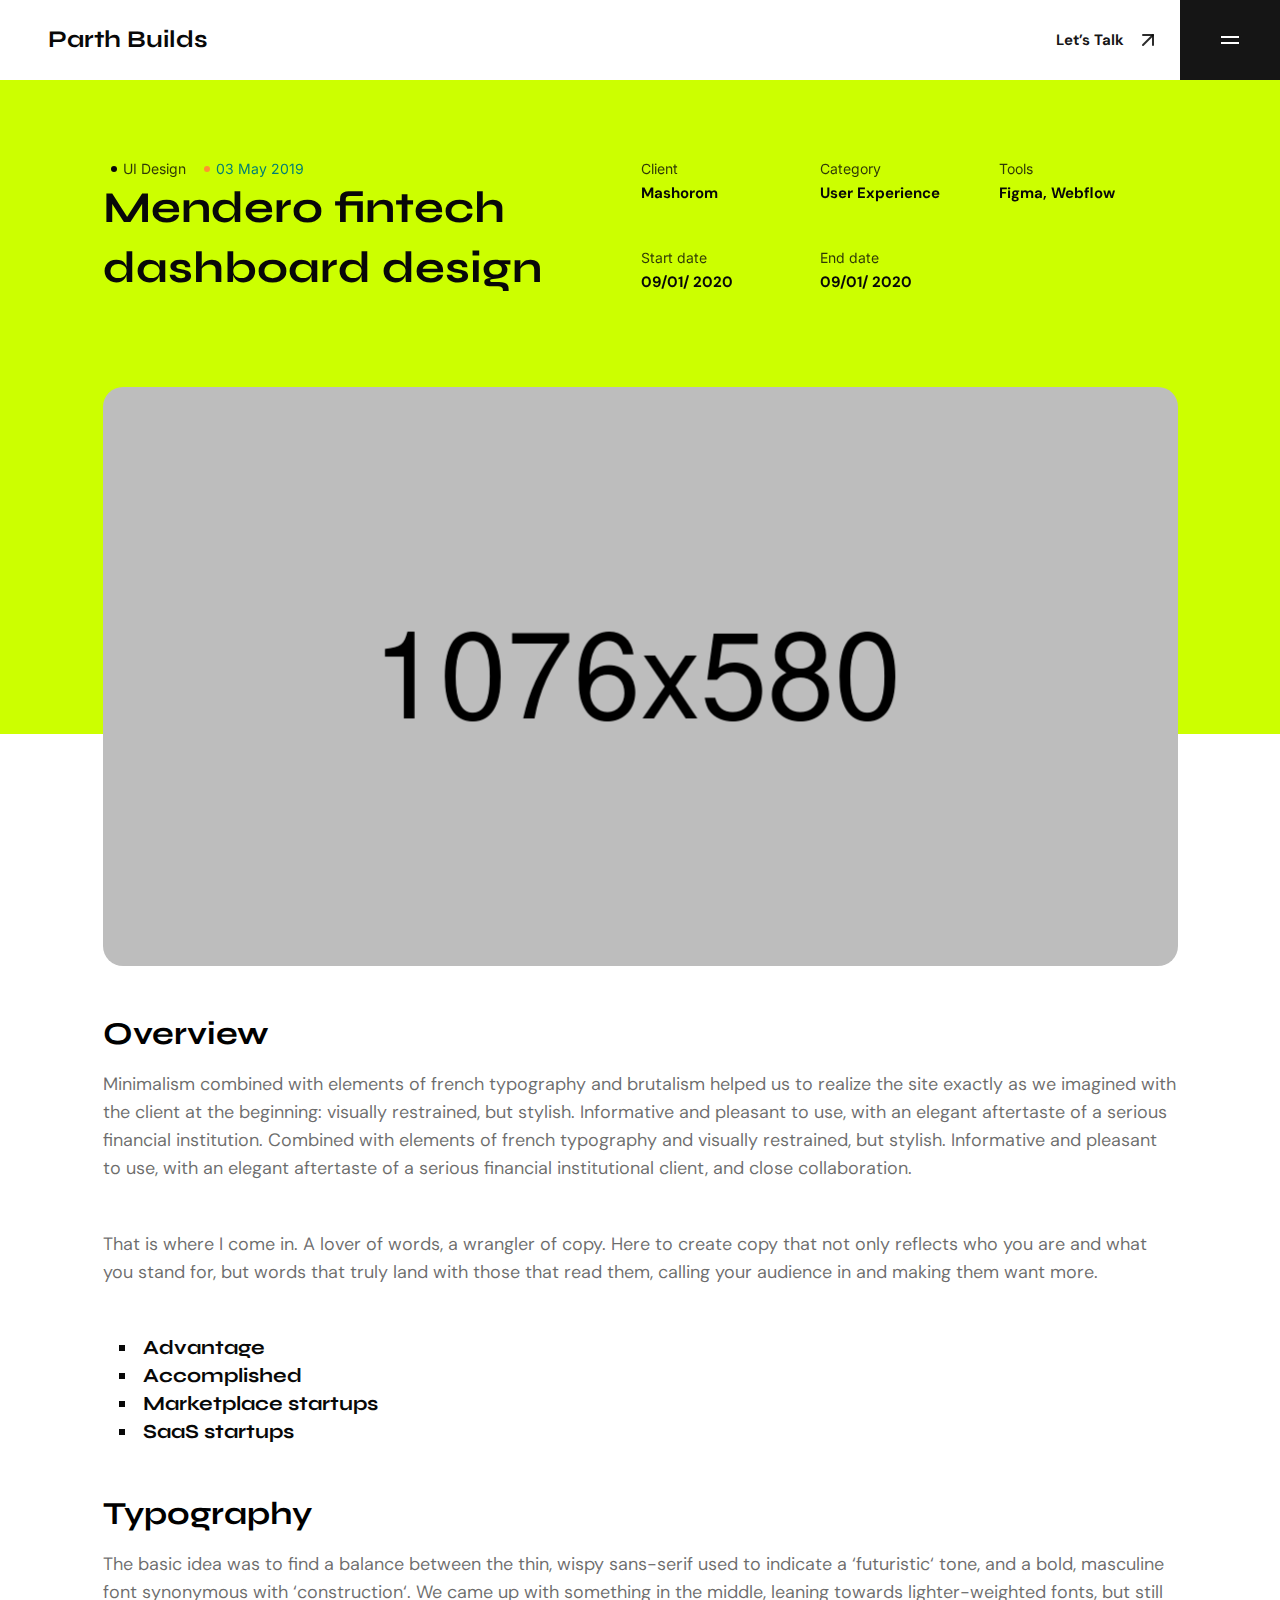
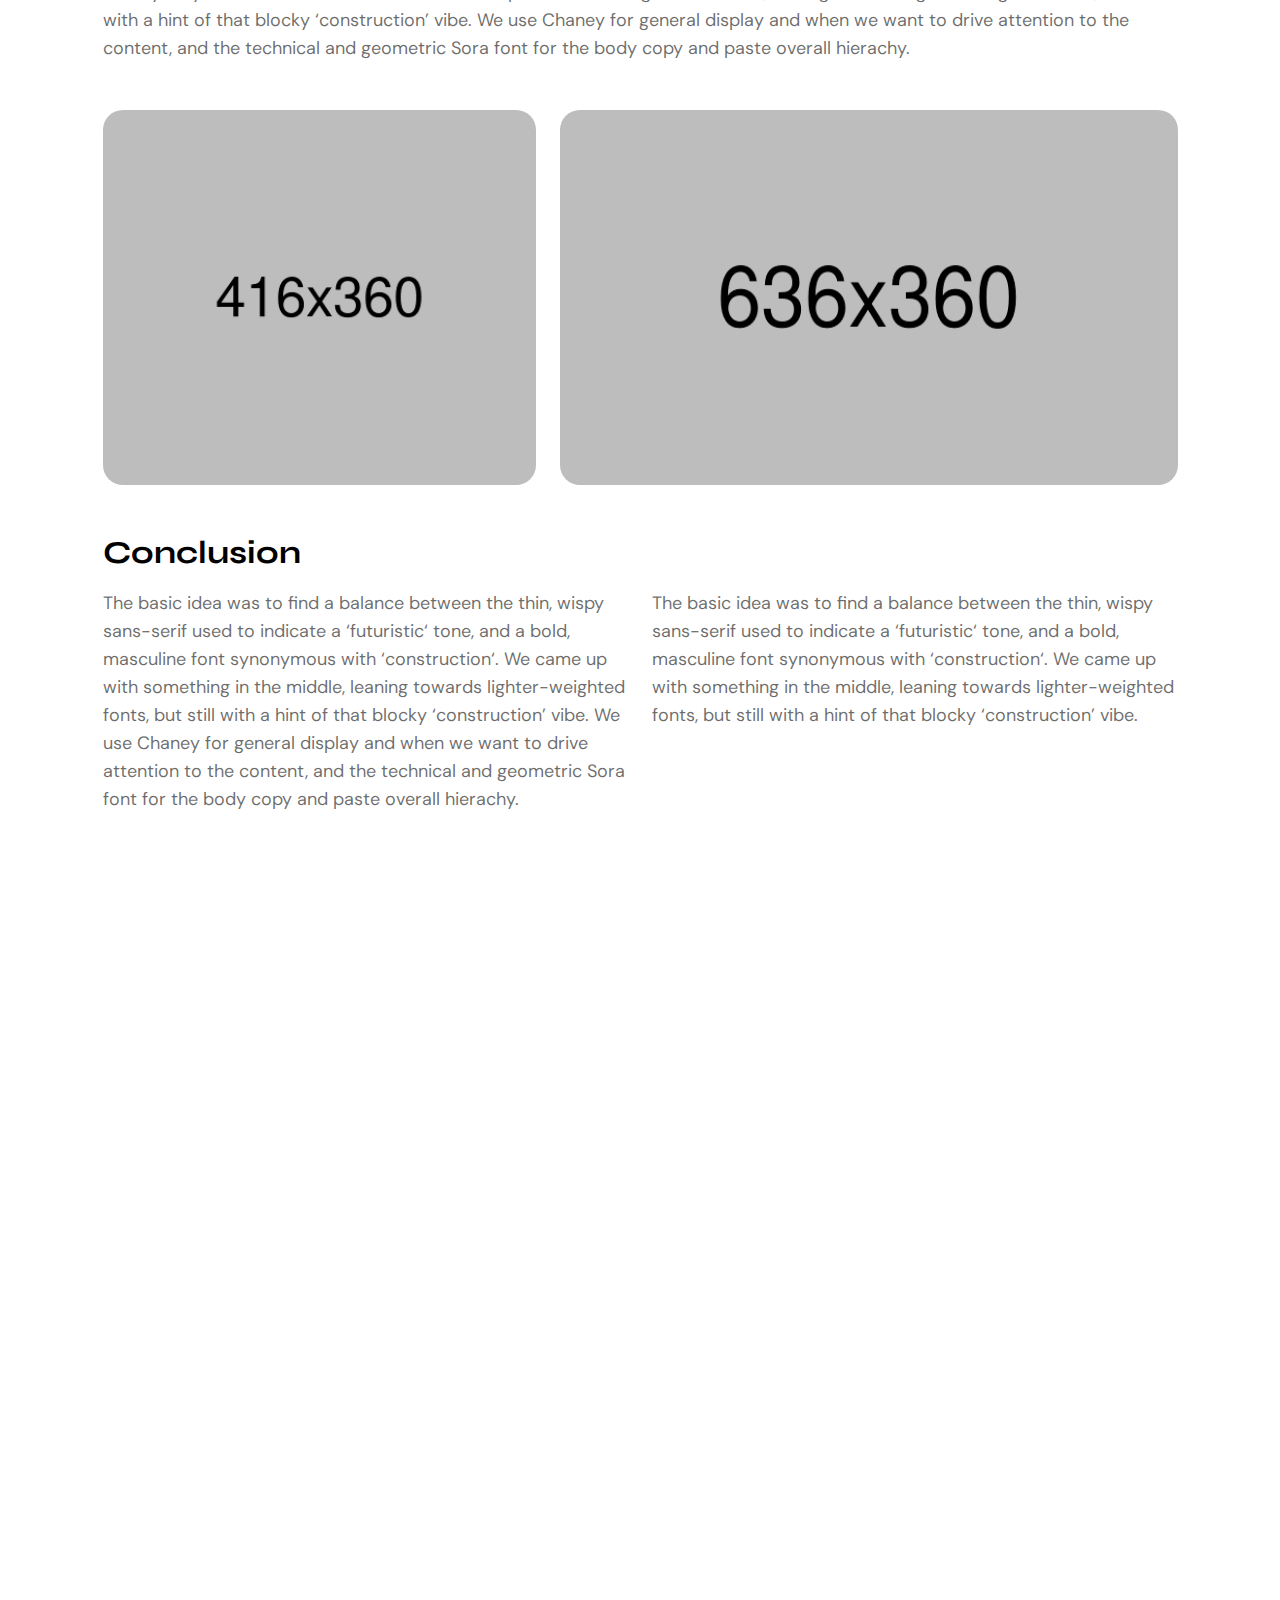
<file: project-details.html>
<!DOCTYPE html>
<html class="no-js" lang="en">

<head>
    <meta charset="utf-8" />
    <meta http-equiv="x-ua-compatible" content="ie=edge" />
    <title>Parth Builds</title>
    <meta name="AdsBot-Google" content="noindex follow" />
    <meta name="description" content="Parth Builds">
    <meta name="viewport" content="width=device-width, initial-scale=1, shrink-to-fit=no" />

    <!-- Favicon -->
    <link rel="shortcut icon" type="image/x-icon" href="assets/images/favicon.png" />

    <!-- CSS (Font, Vendor, Icon, Plugins & Style CSS files) -->

    <!-- Font CSS -->

    <link rel="preconnect" href="https://fonts.googleapis.com">
    <link rel="preconnect" href="https://fonts.gstatic.com" crossorigin>
    <link href="https://fonts.googleapis.com/css2?family=DM+Sans:ital,opsz,wght@0,9..40,100;0,9..40,200;0,9..40,300;0,9..40,400;0,9..40,500;0,9..40,600;0,9..40,700;0,9..40,800;0,9..40,900;0,9..40,1000;1,9..40,100;1,9..40,200;1,9..40,300;1,9..40,400;1,9..40,500;1,9..40,600;1,9..40,700;1,9..40,800;1,9..40,900;1,9..40,1000&family=Inter:wght@100;200;300;400;500;600;700;800;900&family=Poppins:ital,wght@0,100;0,200;0,300;0,400;0,500;0,600;0,700;0,800;0,900;1,100;1,200;1,300;1,400;1,500;1,600;1,700;1,800;1,900&family=Syne:wght@400;500;600;700;800&display=swap" rel="stylesheet">

    <!-- Plugins CSS (All Plugins Files) -->
    <link rel="stylesheet" href="assets/css/plugins/aos.css" />


    <!-- Style CSS -->
    <link rel="stylesheet" href="assets/css/style.css" />

</head>

<body>
    <div class="overflow-x-hidden">
        <!-- Header start -->

        <header id="sticky-header" class="xl:pl-12 bg-white">
            <div class="flex pl-4 xl:pl-0">

                <div class="flex-1 flex items-center justify-between">

                    <h3 class="text-black-800 font-bold font-Syne text-2xl">
                        Parth Builds
                    </h3>

                    <!-- Link Start -->
                    <a href="contact.html" class="flex items-center flex-wrap py-[6px] px-3 text-[15px] font-bold text-active leading-none mr-2 transition-all duration-300 hover:text-orange group">Let’s
                        Talk
                        <span class="inline-block ml-3 group-hover:animate-arrow-move-up">
        <svg width="24" height="24" viewBox="0 0 24 24" fill="none" xmlns="http://www.w3.org/2000/svg">
          <path d="M7 17L17 7" stroke="currentColor" stroke-opacity="0.9" stroke-width="2" stroke-linecap="round"
            stroke-linejoin="round" />
          <path d="M7 7H17V17" stroke="currentColor" stroke-opacity="0.9" stroke-width="2" stroke-linecap="round"
            stroke-linejoin="round" />
        </svg>
      </span>
                    </a>
                    <!-- Link End -->
                </div>



                <!-- Button Start -->
                <div id="offcanvas-toggle" class="flex-none bg-active flex items-center flex-wrap justify-center py-7 px-[38px] cursor-pointer">
                    <button>
                        <svg width="24" height="24" viewBox="0 0 24 24" fill="none" xmlns="http://www.w3.org/2000/svg">
                            <rect x="3" y="8" width="18" height="2" fill="white" />
                            <rect x="3" y="14" width="18" height="2" fill="white" />
                        </svg>

                    </button>
                </div>
                <!-- Button End -->

            </div>
        </header>


        <!-- offcanvas-menu start -->
        <div id="offcanvas" class="offcanvas right-0 top-0 bottom-0 z-50 transform translate-x-full fixed h-full w-[350px] md:w-[460px] transition-all ease-in-out duration-300 bg-black-800 pl-8 flex flex-wrap flex-col justify-between">
            <!-- close button start -->

            <div>
                <div class="flex flex-wrap justify-between items-center border-b border-border-white mb-[80px]">
                    <h3 class="text-white font-bold font-Syne text-2xl">
                        Parth Builds
                    </h3>
                    <button id="offcanvas-close" class="offcanvas-close bg-primary py-7 px-[38px]" aria-label="offcanvas">
                        <svg width="24" height="24" viewBox="0 0 24 24" fill="none" xmlns="http://www.w3.org/2000/svg">
                            <path fill-rule="evenodd" clip-rule="evenodd" d="M19.2803 4.71967C19.5732 5.01256 19.5732 5.48744 19.2803 5.78033L5.78033 19.2803C5.48744 19.5732 5.01256 19.5732 4.71967 19.2803C4.42678 18.9874 4.42678 18.5126 4.71967 18.2197L18.2197 4.71967C18.5126 4.42678 18.9874 4.42678 19.2803 4.71967Z" fill="white" />
                            <path fill-rule="evenodd" clip-rule="evenodd" d="M4.71967 4.71967C5.01256 4.42678 5.48744 4.42678 5.78033 4.71967L19.2803 18.2197C19.5732 18.5126 19.5732 18.9874 19.2803 19.2803C18.9874 19.5732 18.5126 19.5732 18.2197 19.2803L4.71967 5.78033C4.42678 5.48744 4.42678 5.01256 4.71967 4.71967Z" fill="white" />
                        </svg>
                    </button>
                </div>

                <!-- close button end -->

                <!-- offcanvas-menu start -->

                <nav class="offcanvas-menu mr-[40px] flex flex-wrap flex-col justify-between">
                    <ul>
                        <li class="border-b border-border-white py-4 group">
                            <a href="index.html" class="text-white text-xl font-bold font-Syne leading-none flex flex-wrap items-center justify-between hover:text-orange transition duration-300">Home
                                <span class="inline-block group-hover:animate-arrow-move-up">
              <svg width="24" height="24" viewBox="0 0 24 24" fill="none" xmlns="http://www.w3.org/2000/svg">
                <path d="M7 17L17 7" stroke="currentColor" stroke-opacity="0.9" stroke-width="2" stroke-linecap="round"
                  stroke-linejoin="round"></path>
                <path d="M7 7H17V17" stroke="currentColor" stroke-opacity="0.9" stroke-width="2" stroke-linecap="round"
                  stroke-linejoin="round"></path>
              </svg>
            </span>
                            </a>
                        </li>
                        <li class="border-b border-border-white py-4 group">
                            <a href="about.html" class="text-white text-xl font-bold font-Syne leading-none flex flex-wrap items-center justify-between hover:text-orange transition duration-300">About
                                <span class="inline-block group-hover:animate-arrow-move-up">
              <svg width="24" height="24" viewBox="0 0 24 24" fill="none" xmlns="http://www.w3.org/2000/svg">
                <path d="M7 17L17 7" stroke="currentColor" stroke-opacity="0.9" stroke-width="2" stroke-linecap="round"
                  stroke-linejoin="round"></path>
                <path d="M7 7H17V17" stroke="currentColor" stroke-opacity="0.9" stroke-width="2" stroke-linecap="round"
                  stroke-linejoin="round"></path>
              </svg>
            </span>
                            </a>

                        </li>
                        <li class="border-b border-border-white py-4 group">
                            <a href="projects.html" class="text-white text-xl font-bold font-Syne leading-none flex flex-wrap items-center justify-between hover:text-orange transition duration-300">Project
                                <span class="inline-block group-hover:animate-arrow-move-up">
              <svg width="24" height="24" viewBox="0 0 24 24" fill="none" xmlns="http://www.w3.org/2000/svg">
                <path d="M7 17L17 7" stroke="currentColor" stroke-opacity="0.9" stroke-width="2" stroke-linecap="round"
                  stroke-linejoin="round"></path>
                <path d="M7 7H17V17" stroke="currentColor" stroke-opacity="0.9" stroke-width="2" stroke-linecap="round"
                  stroke-linejoin="round"></path>
              </svg>
            </span>
                            </a>
                        </li>
                        
                        <li class="border-b border-border-white py-4 group">
                            <a href="blog.html" class="text-white text-xl font-bold font-Syne leading-none flex flex-wrap items-center justify-between hover:text-orange transition duration-300">Blog
                                <span class="inline-block group-hover:animate-arrow-move-up">
              <svg width="24" height="24" viewBox="0 0 24 24" fill="none" xmlns="http://www.w3.org/2000/svg">
                <path d="M7 17L17 7" stroke="currentColor" stroke-opacity="0.9" stroke-width="2" stroke-linecap="round"
                  stroke-linejoin="round"></path>
                <path d="M7 7H17V17" stroke="currentColor" stroke-opacity="0.9" stroke-width="2" stroke-linecap="round"
                  stroke-linejoin="round"></path>
              </svg>
            </span>
                            </a>
                        </li>
                        

                        <li class="border-b border-border-white py-4 group">
                            <a href="contact.html" class="text-white text-xl font-bold font-Syne leading-none flex flex-wrap items-center justify-between hover:text-orange transition duration-300">Contact
                                <span class="inline-block group-hover:animate-arrow-move-up">
              <svg width="24" height="24" viewBox="0 0 24 24" fill="none" xmlns="http://www.w3.org/2000/svg">
                <path d="M7 17L17 7" stroke="currentColor" stroke-opacity="0.9" stroke-width="2" stroke-linecap="round"
                  stroke-linejoin="round"></path>
                <path d="M7 7H17V17" stroke="currentColor" stroke-opacity="0.9" stroke-width="2" stroke-linecap="round"
                  stroke-linejoin="round"></path>
              </svg>
            </span>
                            </a>
                        </li>

                    </ul>
                </nav>

            </div>


            <nav class="pb-10">
                <ul class="flex flex-wrap gap-x-4 items-center">
                    <li>
                        <a href="https://instagram.com/parthbuilds" class="text-white hover:text-orange">
                            <svg width="24" height="24" viewBox="0 0 24 24" fill="none" xmlns="http://www.w3.org/2000/svg">
                                <path d="M7.75 2C4.245 2 2 4.245 2 7.75v8.5C2 19.755 4.245 22 7.75 22h8.5C19.755 22 22 19.755 22 16.25v-8.5C22 4.245 19.755 2 16.25 2h-8.5zM12 6.75a5.25 5.25 0 110 10.5 5.25 5.25 0 010-10.5zm0 1.5a3.75 3.75 0 100 7.5 3.75 3.75 0 000-7.5zm6.75-.5a.875.875 0 110 1.75.875.875 0 010-1.75z" fill="currentColor" fill-opacity="0.9"></path>
                            </svg>
                        </a>
                    </li>
                    <li><a href="https://linkedin.com/in/parth-pandey-alpha" class="text-white hover:text-orange"><svg width="24" height="24" viewBox="0 0 24 24" fill="none" xmlns="http://www.w3.org/2000/svg">
                                <path d="M6.94043 5.00002C6.94017 5.53046 6.7292 6.03906 6.35394 6.41394C5.97868 6.78883 5.46986 6.99929 4.93943 6.99902C4.409 6.99876 3.90039 6.78779 3.52551 6.41253C3.15062 6.03727 2.94016 5.52846 2.94043 4.99802C2.9407 4.46759 3.15166 3.95899 3.52692 3.5841C3.90218 3.20922 4.411 2.99876 4.94143 2.99902C5.47186 2.99929 5.98047 3.21026 6.35535 3.58552C6.73024 3.96078 6.9407 4.46959 6.94043 5.00002ZM7.00043 8.48002H3.00043V21H7.00043V8.48002ZM13.3204 8.48002H9.34043V21H13.2804V14.43C13.2804 10.77 18.0504 10.43 18.0504 14.43V21H22.0004V13.07C22.0004 6.90002 14.9404 7.13002 13.2804 10.16L13.3204 8.48002Z" fill="currentColor" fill-opacity="0.9"></path>
                            </svg>
                        </a></li>
                            <a href="https://facebook.com/Parth-builds" class="text-white hover:text-orange">
                                <svg width="24" height="24" viewBox="0 0 24 24" fill="none" xmlns="http://www.w3.org/2000/svg">
                                    <path d="M22 12C22 6.477 17.523 2 12 2S2 6.477 2 12c0 4.991 3.657 9.128 8.438 9.878v-6.991h-2.54v-2.887h2.54V9.908c0-2.506 1.492-3.89 3.776-3.89 1.094 0 2.239.195 2.239.195v2.46h-1.26c-1.242 0-1.628.772-1.628 1.561v1.874h2.773l-.443 2.887h-2.33V21.88C18.343 21.13 22 16.991 22 12z" fill="currentColor" fill-opacity="0.9"></path>
                                </svg>
                            </a>
                        </li>
                    <li><a href="https://github.com/parthbuilds" class="text-white hover:text-orange"><svg width="24" height="24" viewBox="0 0 24 24" fill="none" xmlns="http://www.w3.org/2000/svg">
                                <path d="M12.001 2C6.47598 2 2.00098 6.475 2.00098 12C1.99977 14.0992 2.65958 16.1454 3.88679 17.8484C5.114 19.5515 6.84631 20.8249 8.83798 21.488C9.33798 21.575 9.52598 21.275 9.52598 21.012C9.52598 20.775 9.51298 19.988 9.51298 19.15C7.00098 19.613 6.35098 18.538 6.15098 17.975C6.03798 17.687 5.55098 16.8 5.12598 16.562C4.77598 16.375 4.27598 15.912 5.11298 15.9C5.90098 15.887 6.46298 16.625 6.65098 16.925C7.55098 18.437 8.98798 18.012 9.56298 17.75C9.65098 17.1 9.91298 16.663 10.201 16.413C7.97598 16.163 5.65098 15.3 5.65098 11.475C5.65098 10.387 6.03798 9.488 6.67598 8.788C6.57598 8.538 6.22598 7.513 6.77598 6.138C6.77598 6.138 7.61298 5.875 9.52598 7.162C10.3401 6.9364 11.1812 6.82302 12.026 6.825C12.876 6.825 13.726 6.937 14.526 7.162C16.439 5.862 17.276 6.138 17.276 6.138C17.826 7.513 17.476 8.538 17.376 8.788C18.013 9.488 18.401 10.375 18.401 11.475C18.401 15.313 16.064 16.163 13.839 16.413C14.201 16.725 14.514 17.325 14.514 18.263C14.514 19.6 14.501 20.675 14.501 21.013C14.501 21.275 14.689 21.587 15.189 21.487C17.1738 20.8166 18.8985 19.5408 20.1203 17.8389C21.3421 16.1371 21.9995 14.095 22 12C22 6.475 17.525 2 12 2H12.001Z" fill="currentColor" fill-opacity="0.9"></path>
                            </svg>
                        </a></li>
                </ul>
            </nav>
        </div>
        <!-- offcanvas-menu end -->

        <!-- Header end -->

        <!-- Hero Section Start -->
        <section class="bg-secondary pt-20">
            <div class="max-w-[1075px] mx-auto px-4 xl:px-0" data-aos="flip-down" data-aos-delay="300">
                <div class="grid grid-cols-1 lg:grid-cols-2 pb-12">
                    <div class="mb-10">
                        <ul class="flex flex-wrap text-sm font-normal font-Inter leading-tight">
                            <li class="relative z-[1] before:rounded-full before:bg-black-800 before:block before:absolute before:top-[50%] before:translate-y-[-50%] before:left-[8px] before:-z-[1] before:w-[6px] before:h-[6px] pl-[20px]">
                                <a class="text-black-text-800" href="#">UI Design</a>
                            </li>
                            <li class="relative z-[1] before:rounded-full before:bg-orange before:block before:absolute before:top-[50%] before:translate-y-[-50%] before:left-[8px] before:-z-[1] before:w-[6px] before:h-[6px] pl-[20px] ml-[10px]">
                                <a class="text-orange" href="#">03 May 2019</a>
                            </li>

                        </ul>

                        <h4 class="text-black-800 font-bold font-Syne leading-snug text-[32px] lg:text-[44px]">
                            Mendero fintech dashboard design
                        </h4>
                    </div>
                    <ul class="flex flex-wrap gap-y-6 lg:gap-y-0">
                        <li class="flex flex-wrap flex-col gap-2 w-3/6 sm:w-1/3">
                            <span
                                class="text-black-text-800 text-sm font-normal font-Inter leading-tight">Client</span>
                            <h2 class="text-black-800 text-[15px] font-bold font-sans leading-none">Mashorom</h2>
                        </li>
                        <li class="flex flex-wrap flex-col gap-2 w-3/6 sm:w-1/3">
                            <span
                                class="text-black-text-800 text-sm font-normal font-Inter leading-tight">Category</span>
                            <h4 class="text-black-800 text-[15px] font-bold font-sans leading-none">User Experience
                            </h4>
                        </li>
                        <li class="flex flex-wrap flex-col gap-2 w-3/6 sm:w-1/3">
                            <span
                                class="text-black-text-800 text-sm font-normal font-Inter leading-tight">Tools</span>
                            <h4 class="text-black-800 text-[15px] font-bold font-sans leading-none">Figma, Webflow
                            </h4>
                        </li>
                        <li class="flex flex-wrap flex-col gap-2 w-3/6 sm:w-1/3">
                            <span class="text-black-text-800 text-sm font-normal font-Inter leading-tight">Start
                                date</span>
                            <h4 class="text-black-800 text-[15px] font-bold font-sans leading-none">09/01/ 2020</h4>
                        </li>
                        <li class="flex flex-wrap flex-col gap-2 w-3/6 sm:w-1/3">
                            <span class="text-black-text-800 text-sm font-normal font-Inter leading-tight">End
                                date</span>
                            <h4 class="text-black-800 text-[15px] font-bold font-sans leading-none">09/01/ 2020</h4>
                        </li>
                    </ul>
                </div>
                <div class="grid grid-cols-1 mb-12">
                    <img class="w-full rounded-[20px]" src="assets/images/blog-details/banner.png" alt="banner">
                </div>
            </div>
        </section>
        <!-- Hero Section End -->


        <section class="bg-white pb-[120px] mt-[-130px] pt-[130px] md:mt-[-280px] md:pt-[280px]">
            <div class="max-w-[1075px] mx-auto px-4 xl:px-0">
                <div class="grid grid-cols-1">

                    <h3 class="text-[32px] font-bold font-Syne leading-10 mb-4">Overview</h3>
                    <p class="paragraph mb-12">Minimalism combined with elements of french typography and brutalism
                        helped us to realize the
                        site exactly as we imagined with the client at the beginning: visually restrained, but
                        stylish.
                        Informative and pleasant to use, with an elegant aftertaste of a serious financial
                        institution.
                        Combined with elements of french typography and visually restrained, but stylish.
                        Informative
                        and pleasant to use, with an elegant aftertaste of a serious financial institutional client,
                        and
                        close collaboration.</p>
                    <p class="paragraph mb-12">That is where I come in. A lover of words, a wrangler of copy. Here
                        to
                        create copy that not only
                        reflects who you are and what you stand for, but words that truly land with those that read
                        them, calling your audience in and making them want more.</p>
                    <ul class="text-black-800 text-xl font-bold font-Syne mb-12">
                        <li class="relative z-[1] before:bg-black-800 before:block before:absolute before:top-[50%] before:translate-y-[-50%] before:left-4 before:-z-[1] before:w-[6px] before:h-[6px] pl-10">
                            Advantage</li>
                        <li class="relative z-[1] before:bg-black-800 before:block before:absolute before:top-[50%] before:translate-y-[-50%] before:left-4 before:-z-[1] before:w-[6px] before:h-[6px] pl-10">
                            Accomplished</li>
                        <li class="relative z-[1] before:bg-black-800 before:block before:absolute before:top-[50%] before:translate-y-[-50%] before:left-4 before:-z-[1] before:w-[6px] before:h-[6px] pl-10">
                            Marketplace startups</li>
                        <li class="relative z-[1] before:bg-black-800 before:block before:absolute before:top-[50%] before:translate-y-[-50%] before:left-4 before:-z-[1] before:w-[6px] before:h-[6px] pl-10">
                            SaaS startups</li>
                    </ul>

                    <h3 class="text-[32px] font-bold font-Syne leading-10 mb-4">Typography</h3>
                    <p class="paragraph mb-12">
                        The basic idea was to find a balance between the thin, wispy sans-serif used to indicate a
                        ‘futuristic‘ tone, and a bold, masculine font synonymous with ‘construction‘. We came up
                        with
                        something in the middle, leaning towards lighter-weighted fonts, but still with a hint of
                        that
                        blocky ‘construction’ vibe. We use Chaney for general display and when we want to drive
                        attention to the content, and the technical and geometric Sora font for the body copy and
                        paste
                        overall hierachy.
                    </p>

                </div>
                <div class="grid grid-cols-12 gap-6 mb-12">
                    <div class="col-span-12 sm:col-span-5">
                        <img class="w-full h-full rounded-[20px]" src="assets/images/blog-details/post1.png" alt="post image">
                    </div>
                    <div class="col-span-12 sm:col-span-7">
                        <img class="w-full h-full rounded-[20px]" src="assets/images/blog-details/post2.png" alt="post image">
                    </div>
                </div>

                <div class="grid grid-cols-1">
                    <h3 class="text-[32px] font-bold font-Syne leading-10 mb-4">Conclusion</h3>
                </div>

                <div class="grid grid-cols-1 lg:grid-cols-2 gap-6">
                    <p class="paragraph">The basic idea was to find a balance between the thin, wispy sans-serif
                        used to indicate a ‘futuristic‘ tone, and a bold, masculine font synonymous with ‘construction‘.
                        We came up with something in the middle, leaning towards lighter-weighted fonts, but still with
                        a hint of that blocky ‘construction’ vibe. We use Chaney for general display and when we want to
                        drive attention to the content, and the technical and geometric Sora font for the body copy and
                        paste overall hierachy.</p>
                    <p class="paragraph">
                        The basic idea was to find a balance between the thin, wispy sans-serif used to indicate a
                        ‘futuristic‘ tone, and a bold, masculine font synonymous with ‘construction‘. We came up with
                        something in the middle, leaning towards lighter-weighted fonts, but still with a hint of that
                        blocky ‘construction’ vibe.
                    </p>
                </div>
            </div>
        </section>

        <!-- Project Section Start -->
        <section class="bg-white pb-[120px]">
            <div class="container">
                <div class="grid grid-cols-12 gap-6">
                    <div class="col-span-12" data-aos="flip-down">
                        <div class="font-bold font-Syne text-center leading-none flex flex-wrap flex-col gap-y-2 mb-10">
                            <span class="text-orange text-xl">Portfolio</span>
                            <h3 class="text-black-800 text-4xl lg:text-5xl xl:text-[64px] tracking-[-1.5px]">
                                Related <span
                                    class="relative z-[1] before:rounded-full before:bg-primary before:block before:absolute before:top-[8px] before:left-[32px] before:-z-[1] before:w-[36px] lg:before:w-[48px] xl:before:w-[64px] before:h-[36px] lg:before:h-[48px] xl:before:h-[64px]">wo</span>rk
                            </h3>
                        </div>
                    </div>

                    <div class="col-span-12 md:col-span-6" data-aos="flip-down">
                        <div class="rounded-[20px] overflow-hidden mb-6">
                            <img src="assets/images/projects/project3.png" alt="project1">
                        </div>
                        <div class="flex flex-wrap flex-col gap-3">
                            <div class="flex flex-wrap gap-2">
                                <a class="text-xs text-black-text-800 uppercase font-medium font-Inter leading-none py-[6px] px-4 rounded-[40px] border border-black-text-400 transition-all hover:bg-active hover:border-active hover:text-white" href="projects.html">APP</a>
                                <a class="text-xs text-black-text-800 uppercase font-medium font-Inter leading-none py-[6px] px-4 rounded-[40px] border border-black-text-400 transition-all hover:bg-active hover:border-active hover:text-white" href="projects.html">DEVELOPMENT</a>

                            </div>
                            <div class="flex flex-wrap items-center justify-between text-black-800 hover:text-orange group">
                                <h4 class="font-bold font-Syne text-center leading-10 text-[17px] sm:text-[20px] xl:text-[24px] 2xl:text-[28px] capitalize">
                                    <a class="transition-all" href="project-details.html">Basinik Finance App</a>
                                </h4>
                                <a href="project-details.html" class="group-hover:animate-arrow-move-up">
                                    <svg width="40" height="40" viewBox="0 0 40 40" fill="none" xmlns="http://www.w3.org/2000/svg">
                                        <path fill-rule="evenodd" clip-rule="evenodd" d="M30.8839 9.11612C31.372 9.60427 31.372 10.3957 30.8839 10.8839L10.8839 30.8839C10.3957 31.372 9.60427 31.372 9.11612 30.8839C8.62796 30.3957 8.62796 29.6043 9.11612 29.1161L29.1161 9.11612C29.6043 8.62796 30.3957 8.62796 30.8839 9.11612Z" fill="currentColor" fill-opacity="0.9"></path>
                                        <path fill-rule="evenodd" clip-rule="evenodd" d="M12.5 10C12.5 9.30964 13.0596 8.75 13.75 8.75H30C30.6904 8.75 31.25 9.30964 31.25 10V26.25C31.25 26.9404 30.6904 27.5 30 27.5C29.3096 27.5 28.75 26.9404 28.75 26.25V11.25H13.75C13.0596 11.25 12.5 10.6904 12.5 10Z" fill="currentColor" fill-opacity="0.9"></path>
                                    </svg>

                                </a>
                            </div>
                        </div>
                    </div>

                    <div class="col-span-12 md:col-span-6" data-aos="flip-down" data-aos-delay="300">
                        <div class="rounded-[20px] overflow-hidden mb-6">
                            <img src="assets/images/projects/project4.png" alt="project1">
                        </div>
                        <div class="flex flex-wrap flex-col gap-3">
                            <div class="flex flex-wrap gap-2">
                                <a class="text-xs text-black-text-800 uppercase font-medium font-Inter leading-none py-[6px] px-4 rounded-[40px] border border-black-text-400 transition-all hover:bg-active hover:border-active hover:text-white" href="projects.html">APP</a>
                                <a class="text-xs text-black-text-800 uppercase font-medium font-Inter leading-none py-[6px] px-4 rounded-[40px] border border-black-text-400 transition-all hover:bg-active hover:border-active hover:text-white" href="projects.html">DEVELOPMENT</a>

                            </div>
                            <div class="flex flex-wrap items-center justify-between text-black-800 hover:text-orange group">
                                <h4 class="font-bold font-Syne text-center leading-10 text-[17px] sm:text-[20px] xl:text-[24px] 2xl:text-[28px] capitalize">
                                    <a class="transition-all" href="project-details.html">Oxilex Dashboard design</a>
                                </h4>
                                <a href="project-details.html" class="group-hover:animate-arrow-move-up">
                                    <svg width="40" height="40" viewBox="0 0 40 40" fill="none" xmlns="http://www.w3.org/2000/svg">
                                        <path fill-rule="evenodd" clip-rule="evenodd" d="M30.8839 9.11612C31.372 9.60427 31.372 10.3957 30.8839 10.8839L10.8839 30.8839C10.3957 31.372 9.60427 31.372 9.11612 30.8839C8.62796 30.3957 8.62796 29.6043 9.11612 29.1161L29.1161 9.11612C29.6043 8.62796 30.3957 8.62796 30.8839 9.11612Z" fill="currentColor" fill-opacity="0.9"></path>
                                        <path fill-rule="evenodd" clip-rule="evenodd" d="M12.5 10C12.5 9.30964 13.0596 8.75 13.75 8.75H30C30.6904 8.75 31.25 9.30964 31.25 10V26.25C31.25 26.9404 30.6904 27.5 30 27.5C29.3096 27.5 28.75 26.9404 28.75 26.25V11.25H13.75C13.0596 11.25 12.5 10.6904 12.5 10Z" fill="currentColor" fill-opacity="0.9"></path>
                                    </svg>

                                </a>
                            </div>
                        </div>
                    </div>
                </div>
            </div>
        </section>
        <!-- Project Section End -->


        <!-- Footer Start -->
        <footer class="footer bg-black-800 pt-[60px] lg:pt-[100px] xl:pt-[120px] pb-[60px]">
            <div class="container">
                <div class="overflow-x-hidden" data-aos="flip-down">
                    <div class="grid md:grid-cols-2 lg:grid-cols-3 gap-5 lg:gap-6 pb-12">
                        <div class="pt-12">
                            <h3 class="text-white font-Syne font-bold text-4xl lg:text-5xl xl:text-[64px] tracking-[-1.5px]"><span
                    class="relative z-[1] before:rounded-full before:bg-primary before:block before:absolute before:top-[8px] before:left-[0] before:-z-[1] before:w-[36px] lg:before:w-[48px] xl:before:w-[60px] before:h-[36px] lg:before:h-[48px] xl:before:h-[60px]">Le</span>
                                t’s work together</h3>
                            <div class="flex flex-wrap items-center mt-10">
                                <span class="text-xl font-bold font-Syne text-white">Based in Bangalore |</span>
                                <div class="ml-5 md:ml-[5px] lg:ml-0 xl:ml-[16px] 2xl:ml-5">
                                    <ul class="flex flex-wrap gap-x-4 items-center">
                                        <li>
                                            <a href="https://instagram.com/parthbuilds" class="text-white hover:text-orange">
                                                <svg width="24" height="24" viewBox="0 0 24 24" fill="none" xmlns="http://www.w3.org/2000/svg">
                                                    <path d="M7.75 2C4.245 2 2 4.245 2 7.75v8.5C2 19.755 4.245 22 7.75 22h8.5C19.755 22 22 19.755 22 16.25v-8.5C22 4.245 19.755 2 16.25 2h-8.5zM12 6.75a5.25 5.25 0 110 10.5 5.25 5.25 0 010-10.5zm0 1.5a3.75 3.75 0 100 7.5 3.75 3.75 0 000-7.5zm6.75-.5a.875.875 0 110 1.75.875.875 0 010-1.75z" fill="currentColor" fill-opacity="0.9"></path>
                                                </svg>
                                            </a>
                                        </li>
                                        <li><a href="https://linkedin.com/in/parth-pandey-alpha" class="text-white hover:text-orange"><svg width="24" height="24" viewBox="0 0 24 24" fill="none" xmlns="http://www.w3.org/2000/svg">
                                                    <path d="M6.94043 5.00002C6.94017 5.53046 6.7292 6.03906 6.35394 6.41394C5.97868 6.78883 5.46986 6.99929 4.93943 6.99902C4.409 6.99876 3.90039 6.78779 3.52551 6.41253C3.15062 6.03727 2.94016 5.52846 2.94043 4.99802C2.9407 4.46759 3.15166 3.95899 3.52692 3.5841C3.90218 3.20922 4.411 2.99876 4.94143 2.99902C5.47186 2.99929 5.98047 3.21026 6.35535 3.58552C6.73024 3.96078 6.9407 4.46959 6.94043 5.00002ZM7.00043 8.48002H3.00043V21H7.00043V8.48002ZM13.3204 8.48002H9.34043V21H13.2804V14.43C13.2804 10.77 18.0504 10.43 18.0504 14.43V21H22.0004V13.07C22.0004 6.90002 14.9404 7.13002 13.2804 10.16L13.3204 8.48002Z" fill="currentColor" fill-opacity="0.9"></path>
                                                </svg>
                                            </a></li>
                                                <a href="https://facebook.com/Parth-builds" class="text-white hover:text-orange">
                                                    <svg width="24" height="24" viewBox="0 0 24 24" fill="none" xmlns="http://www.w3.org/2000/svg">
                                                        <path d="M22 12C22 6.477 17.523 2 12 2S2 6.477 2 12c0 4.991 3.657 9.128 8.438 9.878v-6.991h-2.54v-2.887h2.54V9.908c0-2.506 1.492-3.89 3.776-3.89 1.094 0 2.239.195 2.239.195v2.46h-1.26c-1.242 0-1.628.772-1.628 1.561v1.874h2.773l-.443 2.887h-2.33V21.88C18.343 21.13 22 16.991 22 12z" fill="currentColor" fill-opacity="0.9"></path>
                                                    </svg>
                                                </a>
                                            </li>
                                        <li><a href="https://github.com/parthbuilds" class="text-white hover:text-orange"><svg width="24" height="24" viewBox="0 0 24 24" fill="none" xmlns="http://www.w3.org/2000/svg">
                                                    <path d="M12.001 2C6.47598 2 2.00098 6.475 2.00098 12C1.99977 14.0992 2.65958 16.1454 3.88679 17.8484C5.114 19.5515 6.84631 20.8249 8.83798 21.488C9.33798 21.575 9.52598 21.275 9.52598 21.012C9.52598 20.775 9.51298 19.988 9.51298 19.15C7.00098 19.613 6.35098 18.538 6.15098 17.975C6.03798 17.687 5.55098 16.8 5.12598 16.562C4.77598 16.375 4.27598 15.912 5.11298 15.9C5.90098 15.887 6.46298 16.625 6.65098 16.925C7.55098 18.437 8.98798 18.012 9.56298 17.75C9.65098 17.1 9.91298 16.663 10.201 16.413C7.97598 16.163 5.65098 15.3 5.65098 11.475C5.65098 10.387 6.03798 9.488 6.67598 8.788C6.57598 8.538 6.22598 7.513 6.77598 6.138C6.77598 6.138 7.61298 5.875 9.52598 7.162C10.3401 6.9364 11.1812 6.82302 12.026 6.825C12.876 6.825 13.726 6.937 14.526 7.162C16.439 5.862 17.276 6.138 17.276 6.138C17.826 7.513 17.476 8.538 17.376 8.788C18.013 9.488 18.401 10.375 18.401 11.475C18.401 15.313 16.064 16.163 13.839 16.413C14.201 16.725 14.514 17.325 14.514 18.263C14.514 19.6 14.501 20.675 14.501 21.013C14.501 21.275 14.689 21.587 15.189 21.487C17.1738 20.8166 18.8985 19.5408 20.1203 17.8389C21.3421 16.1371 21.9995 14.095 22 12C22 6.475 17.525 2 12 2H12.001Z" fill="currentColor" fill-opacity="0.9"></path>
                                                </svg>
                                            </a></li>
                                    </ul>
                                </div>
                            </div>
                        </div>

                        <div class="py-9 px-7 border-border-white border rounded-2xl flex flex-col justify-between group">
                            <h3 class="text-xl font-bold font-Syne text-white">Looking for a Website Developer?</h3>
                            <div class="flex justify-between items-center">
                                <p class="text-xl font-bold font-Syne leading-none text-orange ">Parthbuilds@gmail.com</p>
                                <a href="#" class="text-white group-hover:animate-arrow-move-up group-hover:text-orange">
                                    <svg width="40" height="40" viewBox="0 0 40 40" fill="none" xmlns="http://www.w3.org/2000/svg">
                                        <path d="M11.6667 28.3334L28.3334 11.6667" stroke="currentColor" stroke-width="1.5" stroke-linecap="round" stroke-linejoin="round" />
                                        <path d="M11.6667 11.6667H28.3334V28.3334" stroke="currentColor" stroke-width="1.5" stroke-linecap="round" stroke-linejoin="round" />
                                    </svg>

                                </a>
                            </div>
                        </div>

                        <div class="py-9 px-7 border-border-white border rounded-2xl flex flex-col justify-between group">
                            <h3 class="text-xl font-bold font-Syne text-white">Want a solution for your business?</h3>
                            <div class="flex justify-between items-center">
                                <p class="text-2xl font-bold font-Syne leading-none text-orange">+91 8005838132</p>
                                <a href="#" class="text-white group-hover:animate-arrow-move-up group-hover:text-orange">
                                    <svg width="40" height="40" viewBox="0 0 40 40" fill="none" xmlns="http://www.w3.org/2000/svg">
                                        <path d="M11.6667 28.3334L28.3334 11.6667" stroke="currentColor" stroke-width="1.5" stroke-linecap="round" stroke-linejoin="round" />
                                        <path d="M11.6667 11.6667H28.3334V28.3334" stroke="currentColor" stroke-width="1.5" stroke-linecap="round" stroke-linejoin="round" />
                                    </svg>

                                </a>
                            </div>
                        </div>

                    </div>


                    <div class="border-t border-border-white pt-6 ">
                        <div class="grid grid-cols-12">

                            <div class="col-span-12 sm:col-span-8 order-last sm:order-first">
                                <p class="text-white text-lg font-normal font-sans leading-7">©2023 Parth Pandey, All Rights Reserved
                                </p>
                            </div>
                            <div class="col-span-12 sm:col-span-4 order-first sm:order-last">
                                <div class="flex justify-end mb-2 sm:mb-0">
                                    <a id="scrollUp" class="flex flex-wrap items-center gap-2 group" href="#" aria-label="scroll up">
                                        <span
                            class="text-white text-lg font-normal font-sans leading-7 transition-all group-hover:text-orange">Back
                            to
                            Top</span>
                                        <svg width="24" height="24" viewBox="0 0 24 24" fill="none" xmlns="http://www.w3.org/2000/svg">
                                            <path d="M12 19V5" stroke="#007F73" stroke-width="2" stroke-linecap="round" stroke-linejoin="round" />
                                            <path d="M19 12L12 5L5 12" stroke="#007F73" stroke-width="2" stroke-linecap="round" stroke-linejoin="round" />
                                        </svg>

                                    </a>
                                </div>
                            </div>
                        </div>
                    </div>


                </div>
            </div>
        </footer>
        <!-- Footer End -->
    </div>



    <!-- Vendors JS -->
    <script src="assets/js/vendor/modernizr-3.11.7.min.js"></script>
    <script src="assets/js/vendor/jquery-3.6.0.min.js"></script>
    <script src="assets/js/vendor/jquery-migrate-3.3.2.min.js"></script>
    <!-- Plugins JS -->
    <script src="assets/js/plugins/aos.js">
    </script>



    <!-- Activation JS -->
    <script src="assets/js/main.js"></script>

</body>

</html>
</file>
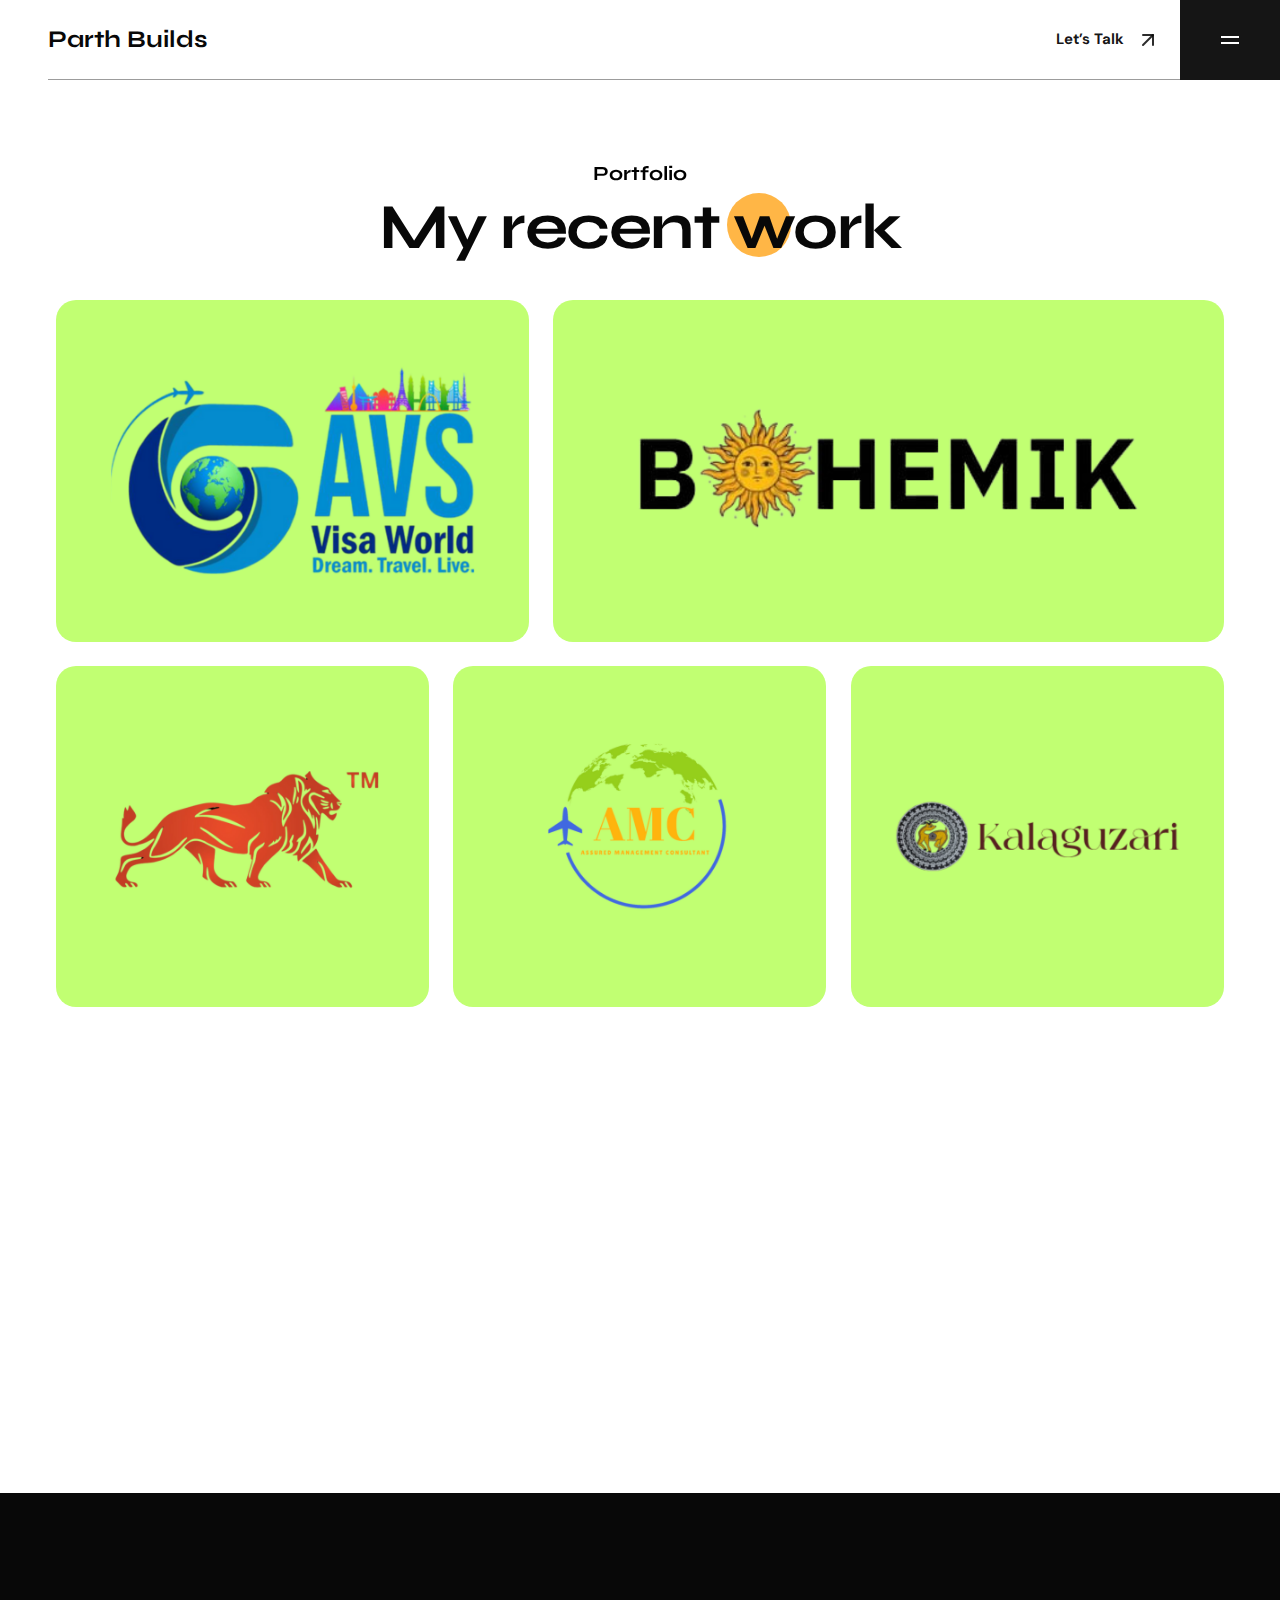
<file: projects.html>
<!DOCTYPE html>
<html class="no-js" lang="en">

<head>
    <meta charset="utf-8" />
    <meta http-equiv="x-ua-compatible" content="ie=edge" />
    <title>Portfolio - Projects by Parth Builds</title>
    <meta name="AdsBot-Google" content="noindex follow" />
    <meta name="description" content="Explore Parth Builds' portfolio showcasing successful projects in web development, SaaS, automation, and marketing." />
    <meta name="viewport" content="width=device-width, initial-scale=1, shrink-to-fit=no" />


    <!-- Favicon -->
    <link rel="shortcut icon" type="image/x-icon" href="assets/images/favicon.png" />

    <!-- CSS (Font, Vendor, Icon, Plugins & Style CSS files) -->

    <!-- Font CSS -->

    <link rel="preconnect" href="https://fonts.googleapis.com">
    <link rel="preconnect" href="https://fonts.gstatic.com" crossorigin>
    <link
        href="https://fonts.googleapis.com/css2?family=DM+Sans:ital,opsz,wght@0,9..40,100;0,9..40,200;0,9..40,300;0,9..40,400;0,9..40,500;0,9..40,600;0,9..40,700;0,9..40,800;0,9..40,900;0,9..40,1000;1,9..40,100;1,9..40,200;1,9..40,300;1,9..40,400;1,9..40,500;1,9..40,600;1,9..40,700;1,9..40,800;1,9..40,900;1,9..40,1000&family=Inter:wght@100;200;300;400;500;600;700;800;900&family=Poppins:ital,wght@0,100;0,200;0,300;0,400;0,500;0,600;0,700;0,800;0,900;1,100;1,200;1,300;1,400;1,500;1,600;1,700;1,800;1,900&family=Syne:wght@400;500;600;700;800&display=swap"
        rel="stylesheet">

    <!-- Plugins CSS (All Plugins Files) -->
    <link rel="stylesheet" href="assets/css/plugins/aos.css" />


    <!-- Style CSS -->
    <link rel="stylesheet" href="assets/css/style.css" />

</head>

<body>
    <div class="overflow-x-hidden">
        <!-- Header start -->

        <header id="sticky-header" class="xl:pl-12 bg-white">
            <div class="flex pl-4 xl:pl-0">

                <div class="flex-1 flex items-center justify-between border-b border-black-800 border-opacity-40">

                    <h3 class="text-black-800 font-bold font-Syne text-2xl">
                        Parth Builds
                    </h3>

                    <!-- Link Start -->
                    <a href="contact.html"
                        class="flex items-center flex-wrap py-[6px] px-3 text-[15px] font-bold text-active leading-none mr-2 transition-all duration-300 hover:text-orange group">Let’s
                        Talk
                        <span class="inline-block ml-3 group-hover:animate-arrow-move-up">
                            <svg width="24" height="24" viewBox="0 0 24 24" fill="none"
                                xmlns="http://www.w3.org/2000/svg">
                                <path d="M7 17L17 7" stroke="currentColor" stroke-opacity="0.9" stroke-width="2"
                                    stroke-linecap="round" stroke-linejoin="round" />
                                <path d="M7 7H17V17" stroke="currentColor" stroke-opacity="0.9" stroke-width="2"
                                    stroke-linecap="round" stroke-linejoin="round" />
                            </svg>
                        </span>
                    </a>
                    <!-- Link End -->
                </div>


                <!-- Button Start -->
                <div id="offcanvas-toggle"
                    class="flex-none bg-active flex items-center flex-wrap justify-center py-7 px-[38px] cursor-pointer">
                    <button>
                        <svg width="24" height="24" viewBox="0 0 24 24" fill="none" xmlns="http://www.w3.org/2000/svg">
                            <rect x="3" y="8" width="18" height="2" fill="white" />
                            <rect x="3" y="14" width="18" height="2" fill="white" />
                        </svg>

                    </button>
                </div>
                <!-- Button End -->

            </div>
        </header>


        <!-- offcanvas-menu start -->
        <div id="offcanvas"
            class="offcanvas right-0 top-0 bottom-0 z-50 transform translate-x-full fixed h-full w-[350px] md:w-[460px] transition-all ease-in-out duration-300 bg-black-800 pl-8 flex flex-wrap flex-col justify-between">
            <!-- close button start -->

            <div>
                <div class="flex flex-wrap justify-between items-center border-b border-border-white mb-[80px]">
                    <h3 class="text-white font-bold font-Syne text-2xl">
                        Parth Builds
                    </h3>
                    <button id="offcanvas-close" class="offcanvas-close bg-primary py-7 px-[38px]"
                        aria-label="offcanvas">
                        <svg width="24" height="24" viewBox="0 0 24 24" fill="none" xmlns="http://www.w3.org/2000/svg">
                            <path fill-rule="evenodd" clip-rule="evenodd"
                                d="M19.2803 4.71967C19.5732 5.01256 19.5732 5.48744 19.2803 5.78033L5.78033 19.2803C5.48744 19.5732 5.01256 19.5732 4.71967 19.2803C4.42678 18.9874 4.42678 18.5126 4.71967 18.2197L18.2197 4.71967C18.5126 4.42678 18.9874 4.42678 19.2803 4.71967Z"
                                fill="white" />
                            <path fill-rule="evenodd" clip-rule="evenodd"
                                d="M4.71967 4.71967C5.01256 4.42678 5.48744 4.42678 5.78033 4.71967L19.2803 18.2197C19.5732 18.5126 19.5732 18.9874 19.2803 19.2803C18.9874 19.5732 18.5126 19.5732 18.2197 19.2803L4.71967 5.78033C4.42678 5.48744 4.42678 5.01256 4.71967 4.71967Z"
                                fill="white" />
                        </svg>
                    </button>
                </div>

                <!-- close button end -->

                <!-- offcanvas-menu start -->

                <nav class="offcanvas-menu mr-[40px] flex flex-wrap flex-col justify-between">
                    <ul>
                        <li class="border-b border-border-white py-4 group">
                            <a href="index.html"
                                class="text-white text-xl font-bold font-Syne leading-none flex flex-wrap items-center justify-between hover:text-orange transition duration-300">Home
                                <span class="inline-block group-hover:animate-arrow-move-up">
                                    <svg width="24" height="24" viewBox="0 0 24 24" fill="none"
                                        xmlns="http://www.w3.org/2000/svg">
                                        <path d="M7 17L17 7" stroke="currentColor" stroke-opacity="0.9" stroke-width="2"
                                            stroke-linecap="round" stroke-linejoin="round"></path>
                                        <path d="M7 7H17V17" stroke="currentColor" stroke-opacity="0.9" stroke-width="2"
                                            stroke-linecap="round" stroke-linejoin="round"></path>
                                    </svg>
                                </span>
                            </a>
                        </li>
                        <li class="border-b border-border-white py-4 group">
                            <a href="about.html"
                                class="text-white text-xl font-bold font-Syne leading-none flex flex-wrap items-center justify-between hover:text-orange transition duration-300">About
                                <span class="inline-block group-hover:animate-arrow-move-up">
                                    <svg width="24" height="24" viewBox="0 0 24 24" fill="none"
                                        xmlns="http://www.w3.org/2000/svg">
                                        <path d="M7 17L17 7" stroke="currentColor" stroke-opacity="0.9" stroke-width="2"
                                            stroke-linecap="round" stroke-linejoin="round"></path>
                                        <path d="M7 7H17V17" stroke="currentColor" stroke-opacity="0.9" stroke-width="2"
                                            stroke-linecap="round" stroke-linejoin="round"></path>
                                    </svg>
                                </span>
                            </a>

                        </li>
                        <li class="border-b border-border-white py-4 group">
                            <a href="projects.html"
                                class="text-white text-xl font-bold font-Syne leading-none flex flex-wrap items-center justify-between hover:text-orange transition duration-300">Project
                                <span class="inline-block group-hover:animate-arrow-move-up">
                                    <svg width="24" height="24" viewBox="0 0 24 24" fill="none"
                                        xmlns="http://www.w3.org/2000/svg">
                                        <path d="M7 17L17 7" stroke="currentColor" stroke-opacity="0.9" stroke-width="2"
                                            stroke-linecap="round" stroke-linejoin="round"></path>
                                        <path d="M7 7H17V17" stroke="currentColor" stroke-opacity="0.9" stroke-width="2"
                                            stroke-linecap="round" stroke-linejoin="round"></path>
                                    </svg>
                                </span>
                            </a>
                        </li>

                        <li class="border-b border-border-white py-4 group">
                            <a href="blog.html"
                                class="text-white text-xl font-bold font-Syne leading-none flex flex-wrap items-center justify-between hover:text-orange transition duration-300">Blog
                                <span class="inline-block group-hover:animate-arrow-move-up">
                                    <svg width="24" height="24" viewBox="0 0 24 24" fill="none"
                                        xmlns="http://www.w3.org/2000/svg">
                                        <path d="M7 17L17 7" stroke="currentColor" stroke-opacity="0.9" stroke-width="2"
                                            stroke-linecap="round" stroke-linejoin="round"></path>
                                        <path d="M7 7H17V17" stroke="currentColor" stroke-opacity="0.9" stroke-width="2"
                                            stroke-linecap="round" stroke-linejoin="round"></path>
                                    </svg>
                                </span>
                            </a>
                        </li>


                        <li class="border-b border-border-white py-4 group">
                            <a href="contact.html"
                                class="text-white text-xl font-bold font-Syne leading-none flex flex-wrap items-center justify-between hover:text-orange transition duration-300">Contact
                                <span class="inline-block group-hover:animate-arrow-move-up">
                                    <svg width="24" height="24" viewBox="0 0 24 24" fill="none"
                                        xmlns="http://www.w3.org/2000/svg">
                                        <path d="M7 17L17 7" stroke="currentColor" stroke-opacity="0.9" stroke-width="2"
                                            stroke-linecap="round" stroke-linejoin="round"></path>
                                        <path d="M7 7H17V17" stroke="currentColor" stroke-opacity="0.9" stroke-width="2"
                                            stroke-linecap="round" stroke-linejoin="round"></path>
                                    </svg>
                                </span>
                            </a>
                        </li>

                    </ul>
                </nav>

            </div>


            <nav class="pb-10">
                <ul class="flex flex-wrap gap-x-4 items-center">
                    <li>
                        <a href="https://instagram.com/parthbuilds" class="text-white hover:text-orange">
                            <svg width="24" height="24" viewBox="0 0 24 24" fill="none"
                                xmlns="http://www.w3.org/2000/svg">
                                <path
                                    d="M7.75 2C4.245 2 2 4.245 2 7.75v8.5C2 19.755 4.245 22 7.75 22h8.5C19.755 22 22 19.755 22 16.25v-8.5C22 4.245 19.755 2 16.25 2h-8.5zM12 6.75a5.25 5.25 0 110 10.5 5.25 5.25 0 010-10.5zm0 1.5a3.75 3.75 0 100 7.5 3.75 3.75 0 000-7.5zm6.75-.5a.875.875 0 110 1.75.875.875 0 010-1.75z"
                                    fill="currentColor" fill-opacity="0.9"></path>
                            </svg>
                        </a>
                    </li>
                    <li><a href="https://linkedin.com/in/parth-pandey-alpha" class="text-white hover:text-orange"><svg
                                width="24" height="24" viewBox="0 0 24 24" fill="none"
                                xmlns="http://www.w3.org/2000/svg">
                                <path
                                    d="M6.94043 5.00002C6.94017 5.53046 6.7292 6.03906 6.35394 6.41394C5.97868 6.78883 5.46986 6.99929 4.93943 6.99902C4.409 6.99876 3.90039 6.78779 3.52551 6.41253C3.15062 6.03727 2.94016 5.52846 2.94043 4.99802C2.9407 4.46759 3.15166 3.95899 3.52692 3.5841C3.90218 3.20922 4.411 2.99876 4.94143 2.99902C5.47186 2.99929 5.98047 3.21026 6.35535 3.58552C6.73024 3.96078 6.9407 4.46959 6.94043 5.00002ZM7.00043 8.48002H3.00043V21H7.00043V8.48002ZM13.3204 8.48002H9.34043V21H13.2804V14.43C13.2804 10.77 18.0504 10.43 18.0504 14.43V21H22.0004V13.07C22.0004 6.90002 14.9404 7.13002 13.2804 10.16L13.3204 8.48002Z"
                                    fill="currentColor" fill-opacity="0.9"></path>
                            </svg>
                        </a></li>
                    <a href="https://facebook.com/Parth-builds" class="text-white hover:text-orange">
                        <svg width="24" height="24" viewBox="0 0 24 24" fill="none" xmlns="http://www.w3.org/2000/svg">
                            <path
                                d="M22 12C22 6.477 17.523 2 12 2S2 6.477 2 12c0 4.991 3.657 9.128 8.438 9.878v-6.991h-2.54v-2.887h2.54V9.908c0-2.506 1.492-3.89 3.776-3.89 1.094 0 2.239.195 2.239.195v2.46h-1.26c-1.242 0-1.628.772-1.628 1.561v1.874h2.773l-.443 2.887h-2.33V21.88C18.343 21.13 22 16.991 22 12z"
                                fill="currentColor" fill-opacity="0.9"></path>
                        </svg>
                    </a>
                    </li>
                    <li><a href="https://github.com/parthbuilds" class="text-white hover:text-orange"><svg width="24"
                                height="24" viewBox="0 0 24 24" fill="none" xmlns="http://www.w3.org/2000/svg">
                                <path
                                    d="M12.001 2C6.47598 2 2.00098 6.475 2.00098 12C1.99977 14.0992 2.65958 16.1454 3.88679 17.8484C5.114 19.5515 6.84631 20.8249 8.83798 21.488C9.33798 21.575 9.52598 21.275 9.52598 21.012C9.52598 20.775 9.51298 19.988 9.51298 19.15C7.00098 19.613 6.35098 18.538 6.15098 17.975C6.03798 17.687 5.55098 16.8 5.12598 16.562C4.77598 16.375 4.27598 15.912 5.11298 15.9C5.90098 15.887 6.46298 16.625 6.65098 16.925C7.55098 18.437 8.98798 18.012 9.56298 17.75C9.65098 17.1 9.91298 16.663 10.201 16.413C7.97598 16.163 5.65098 15.3 5.65098 11.475C5.65098 10.387 6.03798 9.488 6.67598 8.788C6.57598 8.538 6.22598 7.513 6.77598 6.138C6.77598 6.138 7.61298 5.875 9.52598 7.162C10.3401 6.9364 11.1812 6.82302 12.026 6.825C12.876 6.825 13.726 6.937 14.526 7.162C16.439 5.862 17.276 6.138 17.276 6.138C17.826 7.513 17.476 8.538 17.376 8.788C18.013 9.488 18.401 10.375 18.401 11.475C18.401 15.313 16.064 16.163 13.839 16.413C14.201 16.725 14.514 17.325 14.514 18.263C14.514 19.6 14.501 20.675 14.501 21.013C14.501 21.275 14.689 21.587 15.189 21.487C17.1738 20.8166 18.8985 19.5408 20.1203 17.8389C21.3421 16.1371 21.9995 14.095 22 12C22 6.475 17.525 2 12 2H12.001Z"
                                    fill="currentColor" fill-opacity="0.9"></path>
                            </svg>
                        </a></li>
                </ul>
            </nav>
        </div>
        <!-- offcanvas-menu end -->

        <!-- Header end -->


        <!-- Portfolio Section Start -->
        <section class="bg-white pt-20 pb-[120px]">
            <div class="container mx-auto">
                <div class="grid grid-cols-12 gap-6">
                    <div class="col-span-12" data-aos="flip-down" data-aos-delay="400">
                        <div class="font-bold font-Syne text-center leading-none flex flex-wrap flex-col gap-y-2 mb-10">
                            <span class="text-black text-xl">Portfolio</span>
                            <h3 class="text-black-800 text-4xl lg:text-5xl xl:text-[64px] tracking-[-1.5px]">
                                My recent <span
                                    class="relative z-[1] before:rounded-full before:bg-primary before:block before:absolute before:top-[4px] before:left-[-6px] before:-z-[1] before:w-[36px] lg:before:w-[48px] xl:before:w-[64px] before:h-[36px] lg:before:h-[48px] xl:before:h-[64px]">w</span>ork
                            </h3>
                        </div>
                    </div>
                </div>

                <div class="grid grid-cols-12 gap-6">
                    <div class="col-span-12 md:col-span-6 lg:col-span-5" data-aos="flip-down" data-aos-delay="600">
                        <div
                            class="overflow-hidden relative rounded-[20px] group before:absolute before:left-0 before:right-0 before:contents before:bg-black-600 before:w-full before:h-full before:opacity-0 hover:before:opacity-80 before:transition-opacity before:duration-300 h-full">
                            <img class="w-full h-full" src="assets/images/portfolios/project1.png" alt="project1">
                            <div
                                class="absolute bottom-[-150px] left-6 right-6 transition-all duration-300 group-hover:bottom-6 ">
                                <div
                                    class="flex flex-wrap items-center justify-between text-black hover:text-orange group">
                                    <h4
                                        class="font-bold font-Syne text-center leading-10 text-[17px] sm:text-[20px] xl:text-[24px] 2xl:text-[28px] capitalize peer">
                                        <a class="transition-all" href="project-details.html">Avs Visa
                                            World</a>
                                    </h4>
                                    <a href="project-details.html" class="peer-hover:animate-arrow-move-up">
                                        <svg width="40" height="40" viewBox="0 0 40 40" fill="none"
                                            xmlns="http://www.w3.org/2000/svg">
                                            <path fill-rule="evenodd" clip-rule="evenodd"
                                                d="M30.8839 9.11612C31.372 9.60427 31.372 10.3957 30.8839 10.8839L10.8839 30.8839C10.3957 31.372 9.60427 31.372 9.11612 30.8839C8.62796 30.3957 8.62796 29.6043 9.11612 29.1161L29.1161 9.11612C29.6043 8.62796 30.3957 8.62796 30.8839 9.11612Z"
                                                fill="currentColor" fill-opacity="0.9" />
                                            <path fill-rule="evenodd" clip-rule="evenodd"
                                                d="M12.5 10C12.5 9.30964 13.0596 8.75 13.75 8.75H30C30.6904 8.75 31.25 9.30964 31.25 10V26.25C31.25 26.9404 30.6904 27.5 30 27.5C29.3096 27.5 28.75 26.9404 28.75 26.25V11.25H13.75C13.0596 11.25 12.5 10.6904 12.5 10Z"
                                                fill="currentColor" fill-opacity="0.9" />
                                        </svg>
                                    </a>
                                </div>
                            </div>
                        </div>
                    </div>
                    <div class="col-span-12 md:col-span-6 lg:col-span-7" data-aos="flip-down" data-aos-delay="800">
                        <div
                            class="overflow-hidden relative rounded-[20px] group before:absolute before:left-0 before:right-0 before:contents before:bg-black-600 before:w-full before:h-full before:opacity-0 hover:before:opacity-80 before:transition-opacity before:duration-300 h-full">
                            <img class="w-full h-full" src="assets/images/portfolios/project6.png" alt="project1">
                            <div
                                class="absolute bottom-[-150px] left-6 right-6 transition-all duration-300 group-hover:bottom-6">
                                <div class="flex flex-wrap items-center justify-between text-black hover:text-orange">
                                    <h4
                                        class="font-bold font-Syne text-center leading-10 text-[17px] sm:text-[20px] xl:text-[24px] 2xl:text-[28px] capitalize peer">
                                        <a class="transition-all" href="project-details.html">Bohemik Living
                                        </a>
                                    </h4>
                                    <a href="project-details.html" class="peer-hover:animate-arrow-move-up">
                                        <svg width="40" height="40" viewBox="0 0 40 40" fill="none"
                                            xmlns="http://www.w3.org/2000/svg">
                                            <path fill-rule="evenodd" clip-rule="evenodd"
                                                d="M30.8839 9.11612C31.372 9.60427 31.372 10.3957 30.8839 10.8839L10.8839 30.8839C10.3957 31.372 9.60427 31.372 9.11612 30.8839C8.62796 30.3957 8.62796 29.6043 9.11612 29.1161L29.1161 9.11612C29.6043 8.62796 30.3957 8.62796 30.8839 9.11612Z"
                                                fill="currentColor" fill-opacity="0.9" />
                                            <path fill-rule="evenodd" clip-rule="evenodd"
                                                d="M12.5 10C12.5 9.30964 13.0596 8.75 13.75 8.75H30C30.6904 8.75 31.25 9.30964 31.25 10V26.25C31.25 26.9404 30.6904 27.5 30 27.5C29.3096 27.5 28.75 26.9404 28.75 26.25V11.25H13.75C13.0596 11.25 12.5 10.6904 12.5 10Z"
                                                fill="currentColor" fill-opacity="0.9" />
                                        </svg>

                                    </a>
                                </div>
                            </div>
                        </div>
                    </div>
                    <div class="col-span-12 md:col-span-6 lg:col-span-4" data-aos="flip-down" data-aos-delay="1000">
                        <div
                            class="overflow-hidden relative rounded-[20px] group before:absolute before:left-0 before:right-0 before:contents before:bg-black-600 before:w-full before:h-full before:opacity-0 hover:before:opacity-80 before:transition-opacity before:duration-300 h-full">
                            <img class="w-full h-full" src="assets/images/portfolios/project3.png" alt="project1">
                            <div
                                class="absolute bottom-[-150px] left-6 right-6 transition-all duration-300 group-hover:bottom-6">
                                <div class="flex flex-wrap items-center justify-between text-black hover:text-orange">
                                    <h4
                                        class="font-bold font-Syne text-center leading-10 text-[17px] sm:text-[20px] xl:text-[24px] 2xl:text-[28px] capitalize peer">
                                        <a class="transition-all" href="project-details.html">Jhs Media</a>
                                    </h4>
                                    <a href="project-details.html" class="peer-hover:animate-arrow-move-up">
                                        <svg width="40" height="40" viewBox="0 0 40 40" fill="none"
                                            xmlns="http://www.w3.org/2000/svg">
                                            <path fill-rule="evenodd" clip-rule="evenodd"
                                                d="M30.8839 9.11612C31.372 9.60427 31.372 10.3957 30.8839 10.8839L10.8839 30.8839C10.3957 31.372 9.60427 31.372 9.11612 30.8839C8.62796 30.3957 8.62796 29.6043 9.11612 29.1161L29.1161 9.11612C29.6043 8.62796 30.3957 8.62796 30.8839 9.11612Z"
                                                fill="currentColor" fill-opacity="0.9" />
                                            <path fill-rule="evenodd" clip-rule="evenodd"
                                                d="M12.5 10C12.5 9.30964 13.0596 8.75 13.75 8.75H30C30.6904 8.75 31.25 9.30964 31.25 10V26.25C31.25 26.9404 30.6904 27.5 30 27.5C29.3096 27.5 28.75 26.9404 28.75 26.25V11.25H13.75C13.0596 11.25 12.5 10.6904 12.5 10Z"
                                                fill="currentColor" fill-opacity="0.9" />
                                        </svg>

                                    </a>
                                </div>
                            </div>
                        </div>
                    </div>
                    <div class="col-span-12 md:col-span-6 lg:col-span-4" data-aos="flip-down" data-aos-delay="1200">
                        <div
                            class="overflow-hidden relative rounded-[20px] group before:absolute before:left-0 before:right-0 before:contents before:bg-black-600 before:w-full before:h-full before:opacity-0 hover:before:opacity-80 before:transition-opacity before:duration-300 h-full">
                            <img class="w-full h-full" src="assets/images/portfolios/project4.png" alt="project1">
                            <div
                                class="absolute bottom-[-150px] left-6 right-6 transition-all duration-300 group-hover:bottom-6">
                                <div class="flex flex-wrap items-center justify-between text-black hover:text-orange">
                                    <h4
                                        class="font-bold font-Syne text-center leading-10 text-[17px] sm:text-[20px] xl:text-[24px] 2xl:text-[28px] capitalize peer">
                                        <a class="transition-all" href="project-details.html">AMC</a>
                                    </h4>
                                    <a href="project-details.html" class="peer-hover:animate-arrow-move-up">
                                        <svg width="40" height="40" viewBox="0 0 40 40" fill="none"
                                            xmlns="http://www.w3.org/2000/svg">
                                            <path fill-rule="evenodd" clip-rule="evenodd"
                                                d="M30.8839 9.11612C31.372 9.60427 31.372 10.3957 30.8839 10.8839L10.8839 30.8839C10.3957 31.372 9.60427 31.372 9.11612 30.8839C8.62796 30.3957 8.62796 29.6043 9.11612 29.1161L29.1161 9.11612C29.6043 8.62796 30.3957 8.62796 30.8839 9.11612Z"
                                                fill="currentColor" fill-opacity="0.9" />
                                            <path fill-rule="evenodd" clip-rule="evenodd"
                                                d="M12.5 10C12.5 9.30964 13.0596 8.75 13.75 8.75H30C30.6904 8.75 31.25 9.30964 31.25 10V26.25C31.25 26.9404 30.6904 27.5 30 27.5C29.3096 27.5 28.75 26.9404 28.75 26.25V11.25H13.75C13.0596 11.25 12.5 10.6904 12.5 10Z"
                                                fill="currentColor" fill-opacity="0.9" />
                                        </svg>

                                    </a>
                                </div>
                            </div>
                        </div>
                    </div>
                    <div class="col-span-12 md:col-span-6 lg:col-span-4" data-aos="flip-down" data-aos-delay="1400">
                        <div
                            class="overflow-hidden relative rounded-[20px] group before:absolute before:left-0 before:right-0 before:contents before:bg-black-600 before:w-full before:h-full before:opacity-0 hover:before:opacity-80 before:transition-opacity before:duration-300 h-full">
                            <img class="w-full h-full" src="assets/images/portfolios/project5.png" alt="project1">
                            <div
                                class="absolute bottom-[-150px] left-6 right-6 transition-all duration-300 group-hover:bottom-6">
                                <div class="flex flex-wrap items-center justify-between text-black hover:text-orange">
                                    <h4
                                        class="font-bold font-Syne text-center leading-10 text-[17px] sm:text-[20px] xl:text-[24px] 2xl:text-[28px] capitalize peer">
                                        <a class="transition-all" href="project-details.html">Kalaguzari </a>
                                    </h4>
                                    <a href="project-details.html" class="peer-hover:animate-arrow-move-up">
                                        <svg width="40" height="40" viewBox="0 0 40 40" fill="none"
                                            xmlns="http://www.w3.org/2000/svg">
                                            <path fill-rule="evenodd" clip-rule="evenodd"
                                                d="M30.8839 9.11612C31.372 9.60427 31.372 10.3957 30.8839 10.8839L10.8839 30.8839C10.3957 31.372 9.60427 31.372 9.11612 30.8839C8.62796 30.3957 8.62796 29.6043 9.11612 29.1161L29.1161 9.11612C29.6043 8.62796 30.3957 8.62796 30.8839 9.11612Z"
                                                fill="currentColor" fill-opacity="0.9" />
                                            <path fill-rule="evenodd" clip-rule="evenodd"
                                                d="M12.5 10C12.5 9.30964 13.0596 8.75 13.75 8.75H30C30.6904 8.75 31.25 9.30964 31.25 10V26.25C31.25 26.9404 30.6904 27.5 30 27.5C29.3096 27.5 28.75 26.9404 28.75 26.25V11.25H13.75C13.0596 11.25 12.5 10.6904 12.5 10Z"
                                                fill="currentColor" fill-opacity="0.9" />
                                        </svg>

                                    </a>
                                </div>
                            </div>
                        </div>
                    </div>
                    <div class="col-span-12 md:col-span-6 lg:col-span-7" data-aos="flip-down">
                        <div
                            class="overflow-hidden relative rounded-[20px] group before:absolute before:left-0 before:right-0 before:contents before:bg-black-600 before:w-full before:h-full before:opacity-0 hover:before:opacity-80 before:transition-opacity before:duration-300 h-full">
                            <img class="w-full h-full" src="assets/images/portfolios/project2.png" alt="project1">
                            <div
                                class="absolute bottom-[-150px] left-6 right-6 transition-all duration-300 group-hover:bottom-6">
                                <div class="flex flex-wrap items-center justify-between text-black hover:text-orange">
                                    <h4
                                        class="font-bold font-Syne text-center leading-10 text-[17px] sm:text-[20px] xl:text-[24px] 2xl:text-[28px] capitalize peer">
                                        <a class="transition-all" href="project-details.html">Harmony Global
                                            Immigration</a>
                                    </h4>
                                    <a href="project-details.html" class="peer-hover:animate-arrow-move-up">
                                        <svg width="40" height="40" viewBox="0 0 40 40" fill="none"
                                            xmlns="http://www.w3.org/2000/svg">
                                            <path fill-rule="evenodd" clip-rule="evenodd"
                                                d="M30.8839 9.11612C31.372 9.60427 31.372 10.3957 30.8839 10.8839L10.8839 30.8839C10.3957 31.372 9.60427 31.372 9.11612 30.8839C8.62796 30.3957 8.62796 29.6043 9.11612 29.1161L29.1161 9.11612C29.6043 8.62796 30.3957 8.62796 30.8839 9.11612Z"
                                                fill="currentColor" fill-opacity="0.9" />
                                            <path fill-rule="evenodd" clip-rule="evenodd"
                                                d="M12.5 10C12.5 9.30964 13.0596 8.75 13.75 8.75H30C30.6904 8.75 31.25 9.30964 31.25 10V26.25C31.25 26.9404 30.6904 27.5 30 27.5C29.3096 27.5 28.75 26.9404 28.75 26.25V11.25H13.75C13.0596 11.25 12.5 10.6904 12.5 10Z"
                                                fill="currentColor" fill-opacity="0.9" />
                                        </svg>

                                    </a>
                                </div>
                            </div>
                        </div>
                    </div>
                    <div class="col-span-12 md:col-span-6 lg:col-span-5" data-aos="flip-down" data-aos-delay="300">
                        <div
                            class="overflow-hidden relative rounded-[20px] group before:absolute before:left-0 before:right-0 before:contents before:bg-black-600 before:w-full before:h-full before:opacity-0 hover:before:opacity-80 before:transition-opacity before:duration-300 h-full">
                            <img class="w-full h-full" src="assets/images/portfolios/project7.png" alt="project1">
                            <div
                                class="absolute bottom-[-150px] left-6 right-6 transition-all duration-300 group-hover:bottom-6">
                                <div class="flex flex-wrap items-center justify-between text-black hover:text-orange">
                                    <h4
                                        class="font-bold font-Syne text-center leading-10 text-[17px] sm:text-[20px] xl:text-[24px] 2xl:text-[28px] capitalize peer">
                                        <a class="transition-all" href="project-details.html">Far Out Fields
                                        </a>
                                    </h4>
                                    <a href="project-details.html" class="peer-hover:animate-arrow-move-up">
                                        <svg width="40" height="40" viewBox="0 0 40 40" fill="none"
                                            xmlns="http://www.w3.org/2000/svg">
                                            <path fill-rule="evenodd" clip-rule="evenodd"
                                                d="M30.8839 9.11612C31.372 9.60427 31.372 10.3957 30.8839 10.8839L10.8839 30.8839C10.3957 31.372 9.60427 31.372 9.11612 30.8839C8.62796 30.3957 8.62796 29.6043 9.11612 29.1161L29.1161 9.11612C29.6043 8.62796 30.3957 8.62796 30.8839 9.11612Z"
                                                fill="currentColor" fill-opacity="0.9" />
                                            <path fill-rule="evenodd" clip-rule="evenodd"
                                                d="M12.5 10C12.5 9.30964 13.0596 8.75 13.75 8.75H30C30.6904 8.75 31.25 9.30964 31.25 10V26.25C31.25 26.9404 30.6904 27.5 30 27.5C29.3096 27.5 28.75 26.9404 28.75 26.25V11.25H13.75C13.0596 11.25 12.5 10.6904 12.5 10Z"
                                                fill="currentColor" fill-opacity="0.9" />
                                        </svg>

                                    </a>
                                </div>
                            </div>
                        </div>
                    </div>

                </div>
            </div>
        </section>
        <!-- Portfolio Section End -->


        <!-- Footer Start -->
        <footer class="footer bg-black-800 pt-[60px] lg:pt-[100px] xl:pt-[120px] pb-[60px]">
            <div class="container">
                <div class="overflow-x-hidden" data-aos="flip-down">
                    <div class="grid md:grid-cols-2 lg:grid-cols-3 gap-5 lg:gap-6 pb-12">
                        <div class="pt-12">
                            <h3
                                class="text-white font-Syne font-bold text-4xl lg:text-5xl xl:text-[64px] tracking-[-1.5px]">
                                <span
                                    class="relative z-[1] before:rounded-full before:bg-primary before:block before:absolute before:top-[8px] before:left-[0] before:-z-[1] before:w-[36px] lg:before:w-[48px] xl:before:w-[60px] before:h-[36px] lg:before:h-[48px] xl:before:h-[60px]">Le</span>
                                t’s work together</h3>
                            <div class="flex flex-wrap items-center mt-10">
                                <span class="text-xl font-bold font-Syne text-white">Based in Bangalore |</span>
                                <div class="ml-5 md:ml-[5px] lg:ml-0 xl:ml-[16px] 2xl:ml-5">
                                    <ul class="flex flex-wrap gap-x-4 items-center">
                                        <li>
                                            <a href="https://instagram.com/parthbuilds"
                                                class="text-white hover:text-orange">
                                                <svg width="24" height="24" viewBox="0 0 24 24" fill="none"
                                                    xmlns="http://www.w3.org/2000/svg">
                                                    <path
                                                        d="M7.75 2C4.245 2 2 4.245 2 7.75v8.5C2 19.755 4.245 22 7.75 22h8.5C19.755 22 22 19.755 22 16.25v-8.5C22 4.245 19.755 2 16.25 2h-8.5zM12 6.75a5.25 5.25 0 110 10.5 5.25 5.25 0 010-10.5zm0 1.5a3.75 3.75 0 100 7.5 3.75 3.75 0 000-7.5zm6.75-.5a.875.875 0 110 1.75.875.875 0 010-1.75z"
                                                        fill="currentColor" fill-opacity="0.9"></path>
                                                </svg>
                                            </a>
                                        </li>
                                        <li><a href="https://linkedin.com/in/parth-pandey-alpha"
                                                class="text-white hover:text-orange"><svg width="24" height="24"
                                                    viewBox="0 0 24 24" fill="none" xmlns="http://www.w3.org/2000/svg">
                                                    <path
                                                        d="M6.94043 5.00002C6.94017 5.53046 6.7292 6.03906 6.35394 6.41394C5.97868 6.78883 5.46986 6.99929 4.93943 6.99902C4.409 6.99876 3.90039 6.78779 3.52551 6.41253C3.15062 6.03727 2.94016 5.52846 2.94043 4.99802C2.9407 4.46759 3.15166 3.95899 3.52692 3.5841C3.90218 3.20922 4.411 2.99876 4.94143 2.99902C5.47186 2.99929 5.98047 3.21026 6.35535 3.58552C6.73024 3.96078 6.9407 4.46959 6.94043 5.00002ZM7.00043 8.48002H3.00043V21H7.00043V8.48002ZM13.3204 8.48002H9.34043V21H13.2804V14.43C13.2804 10.77 18.0504 10.43 18.0504 14.43V21H22.0004V13.07C22.0004 6.90002 14.9404 7.13002 13.2804 10.16L13.3204 8.48002Z"
                                                        fill="currentColor" fill-opacity="0.9"></path>
                                                </svg>
                                            </a></li>
                                        <a href="https://facebook.com/Parth-builds"
                                            class="text-white hover:text-orange">
                                            <svg width="24" height="24" viewBox="0 0 24 24" fill="none"
                                                xmlns="http://www.w3.org/2000/svg">
                                                <path
                                                    d="M22 12C22 6.477 17.523 2 12 2S2 6.477 2 12c0 4.991 3.657 9.128 8.438 9.878v-6.991h-2.54v-2.887h2.54V9.908c0-2.506 1.492-3.89 3.776-3.89 1.094 0 2.239.195 2.239.195v2.46h-1.26c-1.242 0-1.628.772-1.628 1.561v1.874h2.773l-.443 2.887h-2.33V21.88C18.343 21.13 22 16.991 22 12z"
                                                    fill="currentColor" fill-opacity="0.9"></path>
                                            </svg>
                                        </a>
                                        </li>
                                        <li><a href="https://github.com/parthbuilds"
                                                class="text-white hover:text-orange"><svg width="24" height="24"
                                                    viewBox="0 0 24 24" fill="none" xmlns="http://www.w3.org/2000/svg">
                                                    <path
                                                        d="M12.001 2C6.47598 2 2.00098 6.475 2.00098 12C1.99977 14.0992 2.65958 16.1454 3.88679 17.8484C5.114 19.5515 6.84631 20.8249 8.83798 21.488C9.33798 21.575 9.52598 21.275 9.52598 21.012C9.52598 20.775 9.51298 19.988 9.51298 19.15C7.00098 19.613 6.35098 18.538 6.15098 17.975C6.03798 17.687 5.55098 16.8 5.12598 16.562C4.77598 16.375 4.27598 15.912 5.11298 15.9C5.90098 15.887 6.46298 16.625 6.65098 16.925C7.55098 18.437 8.98798 18.012 9.56298 17.75C9.65098 17.1 9.91298 16.663 10.201 16.413C7.97598 16.163 5.65098 15.3 5.65098 11.475C5.65098 10.387 6.03798 9.488 6.67598 8.788C6.57598 8.538 6.22598 7.513 6.77598 6.138C6.77598 6.138 7.61298 5.875 9.52598 7.162C10.3401 6.9364 11.1812 6.82302 12.026 6.825C12.876 6.825 13.726 6.937 14.526 7.162C16.439 5.862 17.276 6.138 17.276 6.138C17.826 7.513 17.476 8.538 17.376 8.788C18.013 9.488 18.401 10.375 18.401 11.475C18.401 15.313 16.064 16.163 13.839 16.413C14.201 16.725 14.514 17.325 14.514 18.263C14.514 19.6 14.501 20.675 14.501 21.013C14.501 21.275 14.689 21.587 15.189 21.487C17.1738 20.8166 18.8985 19.5408 20.1203 17.8389C21.3421 16.1371 21.9995 14.095 22 12C22 6.475 17.525 2 12 2H12.001Z"
                                                        fill="currentColor" fill-opacity="0.9"></path>
                                                </svg>
                                            </a></li>
                                    </ul>
                                </div>
                            </div>
                        </div>

                        <div
                            class="py-9 px-7 border-border-white border rounded-2xl flex flex-col justify-between group">
                            <h3 class="text-xl font-bold font-Syne text-white">Looking for a Website Developer?</h3>
                            <div class="flex justify-between items-center">
                                <p class="text-xl font-bold font-Syne leading-none text-orange ">Parthbuilds@gmail.com
                                </p>
                                <a href="#"
                                    class="text-white group-hover:animate-arrow-move-up group-hover:text-orange">
                                    <svg width="40" height="40" viewBox="0 0 40 40" fill="none"
                                        xmlns="http://www.w3.org/2000/svg">
                                        <path d="M11.6667 28.3334L28.3334 11.6667" stroke="currentColor"
                                            stroke-width="1.5" stroke-linecap="round" stroke-linejoin="round" />
                                        <path d="M11.6667 11.6667H28.3334V28.3334" stroke="currentColor"
                                            stroke-width="1.5" stroke-linecap="round" stroke-linejoin="round" />
                                    </svg>

                                </a>
                            </div>
                        </div>

                        <div
                            class="py-9 px-7 border-border-white border rounded-2xl flex flex-col justify-between group">
                            <h3 class="text-xl font-bold font-Syne text-white">Want a solution for your business?</h3>
                            <div class="flex justify-between items-center">
                                <p class="text-2xl font-bold font-Syne leading-none text-orange">+91 8005838132</p>
                                <a href="#"
                                    class="text-white group-hover:animate-arrow-move-up group-hover:text-orange">
                                    <svg width="40" height="40" viewBox="0 0 40 40" fill="none"
                                        xmlns="http://www.w3.org/2000/svg">
                                        <path d="M11.6667 28.3334L28.3334 11.6667" stroke="currentColor"
                                            stroke-width="1.5" stroke-linecap="round" stroke-linejoin="round" />
                                        <path d="M11.6667 11.6667H28.3334V28.3334" stroke="currentColor"
                                            stroke-width="1.5" stroke-linecap="round" stroke-linejoin="round" />
                                    </svg>

                                </a>
                            </div>
                        </div>

                    </div>


                    <div class="border-t border-border-white pt-6 ">
                        <div class="grid grid-cols-12">

                            <div class="col-span-12 sm:col-span-8 order-last sm:order-first">
                                <p class="text-white text-lg font-normal font-sans leading-7">©2023 Parth Pandey, All
                                    Rights Reserved
                                </p>
                            </div>
                            <div class="col-span-12 sm:col-span-4 order-first sm:order-last">
                                <div class="flex justify-end mb-2 sm:mb-0">
                                    <a id="scrollUp" class="flex flex-wrap items-center gap-2 group" href="#"
                                        aria-label="scroll up">
                                        <span
                                            class="text-white text-lg font-normal font-sans leading-7 transition-all group-hover:text-orange">Back
                                            to
                                            Top</span>
                                        <svg width="24" height="24" viewBox="0 0 24 24" fill="none"
                                            xmlns="http://www.w3.org/2000/svg">
                                            <path d="M12 19V5" stroke="#007F73" stroke-width="2" stroke-linecap="round"
                                                stroke-linejoin="round" />
                                            <path d="M19 12L12 5L5 12" stroke="#007F73" stroke-width="2"
                                                stroke-linecap="round" stroke-linejoin="round" />
                                        </svg>

                                    </a>
                                </div>
                            </div>
                        </div>
                    </div>


                </div>
            </div>
        </footer>
        <!-- Footer End -->
    </div>



    <!-- Vendors JS -->
    <script src="assets/js/vendor/modernizr-3.11.7.min.js"></script>
    <script src="assets/js/vendor/jquery-3.6.0.min.js"></script>
    <script src="assets/js/vendor/jquery-migrate-3.3.2.min.js"></script>
    <!-- Plugins JS -->
    <script src="assets/js/plugins/aos.js">
    </script>



    <!-- Activation JS -->
    <script src="assets/js/main.js"></script>

</body>

</html>
</file>
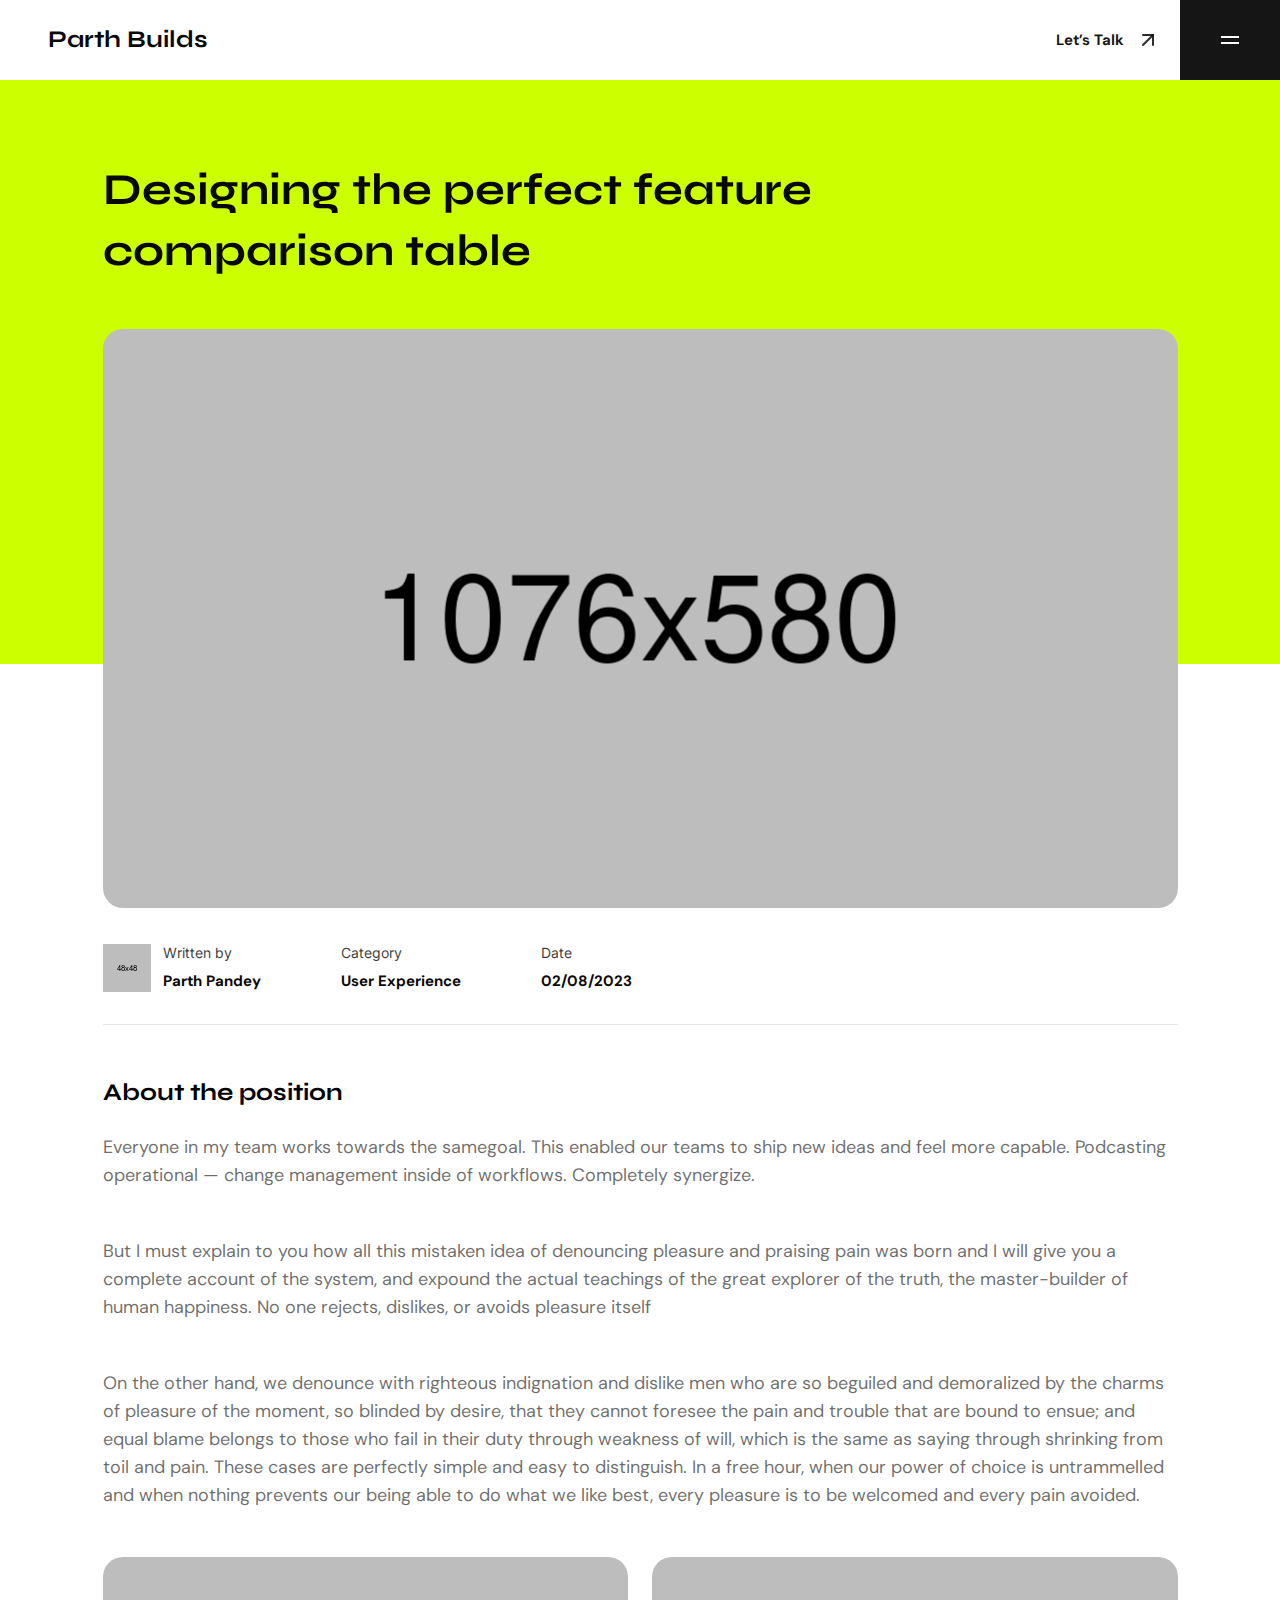
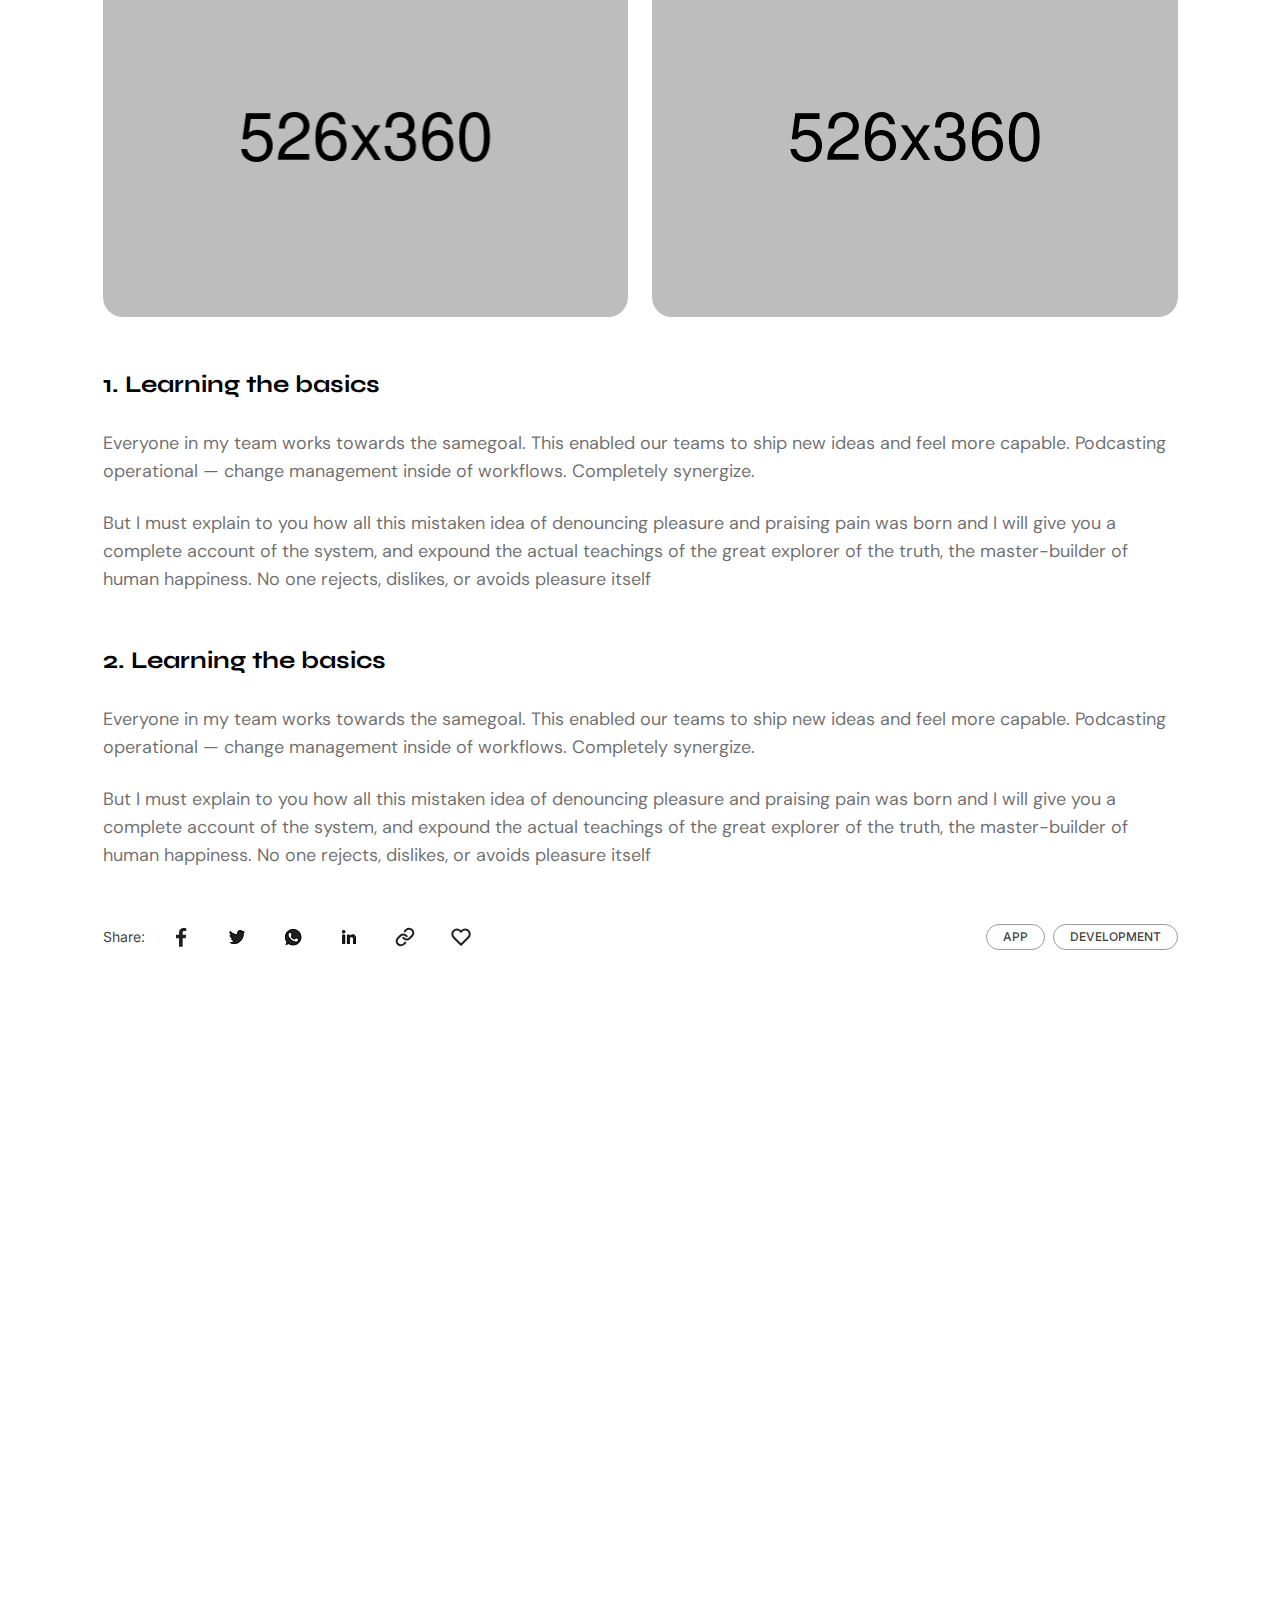
<file: PUBLIC_HTML/blog-details.html>
<!DOCTYPE html>
<html class="no-js" lang="en">

<head>
    <meta charset="utf-8" />
    <meta http-equiv="x-ua-compatible" content="ie=edge" />
    <title>Perez - Tailwind CSS Personal Portfolio Template</title>
    <meta name="AdsBot-Google" content="noindex follow" />
    <meta name="description" content="Perez - Tailwind CSS Personal Portfolio Template">
    <meta name="viewport" content="width=device-width, initial-scale=1, shrink-to-fit=no" />

    <!-- Favicon -->
    <link rel="shortcut icon" type="image/x-icon" href="assets/images/favicon.png" />

    <!-- CSS (Font, Vendor, Icon, Plugins & Style CSS files) -->

    <!-- Font CSS -->

    <link rel="preconnect" href="https://fonts.googleapis.com">
    <link rel="preconnect" href="https://fonts.gstatic.com" crossorigin>
    <link href="https://fonts.googleapis.com/css2?family=DM+Sans:ital,opsz,wght@0,9..40,100;0,9..40,200;0,9..40,300;0,9..40,400;0,9..40,500;0,9..40,600;0,9..40,700;0,9..40,800;0,9..40,900;0,9..40,1000;1,9..40,100;1,9..40,200;1,9..40,300;1,9..40,400;1,9..40,500;1,9..40,600;1,9..40,700;1,9..40,800;1,9..40,900;1,9..40,1000&family=Inter:wght@100;200;300;400;500;600;700;800;900&family=Poppins:ital,wght@0,100;0,200;0,300;0,400;0,500;0,600;0,700;0,800;0,900;1,100;1,200;1,300;1,400;1,500;1,600;1,700;1,800;1,900&family=Syne:wght@400;500;600;700;800&display=swap" rel="stylesheet">

    <!-- Plugins CSS (All Plugins Files) -->
    <link rel="stylesheet" href="assets/css/plugins/aos.css" />


    <!-- Style CSS -->
    <link rel="stylesheet" href="assets/css/style.css" />

</head>

<body>
    <div class="overflow-x-hidden">
        <!-- Header start -->

        <header id="sticky-header" class="xl:pl-12 bg-white">
            <div class="flex pl-4 xl:pl-0">

                <div class="flex-1 flex items-center justify-between">

                    <h3 class="text-black-800 font-bold font-Syne text-2xl">
                        Parth Builds
                    </h3>

                    <!-- Link Start -->
                    <a href="contact.html" class="flex items-center flex-wrap py-[6px] px-3 text-[15px] font-bold text-active leading-none mr-2 transition-all duration-300 hover:text-orange group">Let’s
                        Talk
                        <span class="inline-block ml-3 group-hover:animate-arrow-move-up">
        <svg width="24" height="24" viewBox="0 0 24 24" fill="none" xmlns="http://www.w3.org/2000/svg">
          <path d="M7 17L17 7" stroke="currentColor" stroke-opacity="0.9" stroke-width="2" stroke-linecap="round"
            stroke-linejoin="round" />
          <path d="M7 7H17V17" stroke="currentColor" stroke-opacity="0.9" stroke-width="2" stroke-linecap="round"
            stroke-linejoin="round" />
        </svg>
      </span>
                    </a>
                    <!-- Link End -->
                </div>



                <!-- Button Start -->
                <div id="offcanvas-toggle" class="flex-none bg-active flex items-center flex-wrap justify-center py-7 px-[38px] cursor-pointer">
                    <button>
                        <svg width="24" height="24" viewBox="0 0 24 24" fill="none" xmlns="http://www.w3.org/2000/svg">
                            <rect x="3" y="8" width="18" height="2" fill="white" />
                            <rect x="3" y="14" width="18" height="2" fill="white" />
                        </svg>

                    </button>
                </div>
                <!-- Button End -->

            </div>
        </header>


        <!-- offcanvas-menu start -->
        <div id="offcanvas" class="offcanvas right-0 top-0 bottom-0 z-50 transform translate-x-full fixed h-full w-[350px] md:w-[460px] transition-all ease-in-out duration-300 bg-black-800 pl-8 flex flex-wrap flex-col justify-between">
            <!-- close button start -->

            <div>
                <div class="flex flex-wrap justify-between items-center border-b border-border-white mb-[80px]">
                    <h3 class="text-white font-bold font-Syne text-2xl">
                        Parth Builds
                    </h3>
                    <button id="offcanvas-close" class="offcanvas-close bg-primary py-7 px-[38px]" aria-label="offcanvas">
                        <svg width="24" height="24" viewBox="0 0 24 24" fill="none" xmlns="http://www.w3.org/2000/svg">
                            <path fill-rule="evenodd" clip-rule="evenodd" d="M19.2803 4.71967C19.5732 5.01256 19.5732 5.48744 19.2803 5.78033L5.78033 19.2803C5.48744 19.5732 5.01256 19.5732 4.71967 19.2803C4.42678 18.9874 4.42678 18.5126 4.71967 18.2197L18.2197 4.71967C18.5126 4.42678 18.9874 4.42678 19.2803 4.71967Z" fill="white" />
                            <path fill-rule="evenodd" clip-rule="evenodd" d="M4.71967 4.71967C5.01256 4.42678 5.48744 4.42678 5.78033 4.71967L19.2803 18.2197C19.5732 18.5126 19.5732 18.9874 19.2803 19.2803C18.9874 19.5732 18.5126 19.5732 18.2197 19.2803L4.71967 5.78033C4.42678 5.48744 4.42678 5.01256 4.71967 4.71967Z" fill="white" />
                        </svg>
                    </button>
                </div>

                <!-- close button end -->

                <!-- offcanvas-menu start -->

                <nav class="offcanvas-menu mr-[40px] flex flex-wrap flex-col justify-between">
                    <ul>
                        <li class="border-b border-border-white py-4 group">
                            <a href="index.html" class="text-white text-xl font-bold font-Syne leading-none flex flex-wrap items-center justify-between hover:text-orange transition duration-300">Home
                                <span class="inline-block group-hover:animate-arrow-move-up">
              <svg width="24" height="24" viewBox="0 0 24 24" fill="none" xmlns="http://www.w3.org/2000/svg">
                <path d="M7 17L17 7" stroke="currentColor" stroke-opacity="0.9" stroke-width="2" stroke-linecap="round"
                  stroke-linejoin="round"></path>
                <path d="M7 7H17V17" stroke="currentColor" stroke-opacity="0.9" stroke-width="2" stroke-linecap="round"
                  stroke-linejoin="round"></path>
              </svg>
            </span>
                            </a>
                        </li>
                        <li class="border-b border-border-white py-4 group">
                            <a href="about.html" class="text-white text-xl font-bold font-Syne leading-none flex flex-wrap items-center justify-between hover:text-orange transition duration-300">About
                                <span class="inline-block group-hover:animate-arrow-move-up">
              <svg width="24" height="24" viewBox="0 0 24 24" fill="none" xmlns="http://www.w3.org/2000/svg">
                <path d="M7 17L17 7" stroke="currentColor" stroke-opacity="0.9" stroke-width="2" stroke-linecap="round"
                  stroke-linejoin="round"></path>
                <path d="M7 7H17V17" stroke="currentColor" stroke-opacity="0.9" stroke-width="2" stroke-linecap="round"
                  stroke-linejoin="round"></path>
              </svg>
            </span>
                            </a>

                        </li>
                        <li class="border-b border-border-white py-4 group">
                            <a href="projects.html" class="text-white text-xl font-bold font-Syne leading-none flex flex-wrap items-center justify-between hover:text-orange transition duration-300">Project
                                <span class="inline-block group-hover:animate-arrow-move-up">
              <svg width="24" height="24" viewBox="0 0 24 24" fill="none" xmlns="http://www.w3.org/2000/svg">
                <path d="M7 17L17 7" stroke="currentColor" stroke-opacity="0.9" stroke-width="2" stroke-linecap="round"
                  stroke-linejoin="round"></path>
                <path d="M7 7H17V17" stroke="currentColor" stroke-opacity="0.9" stroke-width="2" stroke-linecap="round"
                  stroke-linejoin="round"></path>
              </svg>
            </span>
                            </a>
                        </li>
                        
                        <li class="border-b border-border-white py-4 group">
                            <a href="blog.html" class="text-white text-xl font-bold font-Syne leading-none flex flex-wrap items-center justify-between hover:text-orange transition duration-300">Blog
                                <span class="inline-block group-hover:animate-arrow-move-up">
              <svg width="24" height="24" viewBox="0 0 24 24" fill="none" xmlns="http://www.w3.org/2000/svg">
                <path d="M7 17L17 7" stroke="currentColor" stroke-opacity="0.9" stroke-width="2" stroke-linecap="round"
                  stroke-linejoin="round"></path>
                <path d="M7 7H17V17" stroke="currentColor" stroke-opacity="0.9" stroke-width="2" stroke-linecap="round"
                  stroke-linejoin="round"></path>
              </svg>
            </span>
                            </a>
                        </li>
                        

                        <li class="border-b border-border-white py-4 group">
                            <a href="contact.html" class="text-white text-xl font-bold font-Syne leading-none flex flex-wrap items-center justify-between hover:text-orange transition duration-300">Contact
                                <span class="inline-block group-hover:animate-arrow-move-up">
              <svg width="24" height="24" viewBox="0 0 24 24" fill="none" xmlns="http://www.w3.org/2000/svg">
                <path d="M7 17L17 7" stroke="currentColor" stroke-opacity="0.9" stroke-width="2" stroke-linecap="round"
                  stroke-linejoin="round"></path>
                <path d="M7 7H17V17" stroke="currentColor" stroke-opacity="0.9" stroke-width="2" stroke-linecap="round"
                  stroke-linejoin="round"></path>
              </svg>
            </span>
                            </a>
                        </li>

                    </ul>
                </nav>

            </div>


            <nav class="pb-10">
                <ul class="flex flex-wrap gap-x-4 items-center">
                    <li>
                        <a href="https://instagram.com/parthbuilds" class="text-white hover:text-orange">
                            <svg width="24" height="24" viewBox="0 0 24 24" fill="none" xmlns="http://www.w3.org/2000/svg">
                                <path d="M7.75 2C4.245 2 2 4.245 2 7.75v8.5C2 19.755 4.245 22 7.75 22h8.5C19.755 22 22 19.755 22 16.25v-8.5C22 4.245 19.755 2 16.25 2h-8.5zM12 6.75a5.25 5.25 0 110 10.5 5.25 5.25 0 010-10.5zm0 1.5a3.75 3.75 0 100 7.5 3.75 3.75 0 000-7.5zm6.75-.5a.875.875 0 110 1.75.875.875 0 010-1.75z" fill="currentColor" fill-opacity="0.9"></path>
                            </svg>
                        </a>
                    </li>
                    <li><a href="https://linkedin.com/in/parth-pandey-alpha" class="text-white hover:text-orange"><svg width="24" height="24" viewBox="0 0 24 24" fill="none" xmlns="http://www.w3.org/2000/svg">
                                <path d="M6.94043 5.00002C6.94017 5.53046 6.7292 6.03906 6.35394 6.41394C5.97868 6.78883 5.46986 6.99929 4.93943 6.99902C4.409 6.99876 3.90039 6.78779 3.52551 6.41253C3.15062 6.03727 2.94016 5.52846 2.94043 4.99802C2.9407 4.46759 3.15166 3.95899 3.52692 3.5841C3.90218 3.20922 4.411 2.99876 4.94143 2.99902C5.47186 2.99929 5.98047 3.21026 6.35535 3.58552C6.73024 3.96078 6.9407 4.46959 6.94043 5.00002ZM7.00043 8.48002H3.00043V21H7.00043V8.48002ZM13.3204 8.48002H9.34043V21H13.2804V14.43C13.2804 10.77 18.0504 10.43 18.0504 14.43V21H22.0004V13.07C22.0004 6.90002 14.9404 7.13002 13.2804 10.16L13.3204 8.48002Z" fill="currentColor" fill-opacity="0.9"></path>
                            </svg>
                        </a></li>
                            <a href="https://facebook.com/Parth-builds" class="text-white hover:text-orange">
                                <svg width="24" height="24" viewBox="0 0 24 24" fill="none" xmlns="http://www.w3.org/2000/svg">
                                    <path d="M22 12C22 6.477 17.523 2 12 2S2 6.477 2 12c0 4.991 3.657 9.128 8.438 9.878v-6.991h-2.54v-2.887h2.54V9.908c0-2.506 1.492-3.89 3.776-3.89 1.094 0 2.239.195 2.239.195v2.46h-1.26c-1.242 0-1.628.772-1.628 1.561v1.874h2.773l-.443 2.887h-2.33V21.88C18.343 21.13 22 16.991 22 12z" fill="currentColor" fill-opacity="0.9"></path>
                                </svg>
                            </a>
                        </li>
                    <li><a href="https://github.com/parthbuilds" class="text-white hover:text-orange"><svg width="24" height="24" viewBox="0 0 24 24" fill="none" xmlns="http://www.w3.org/2000/svg">
                                <path d="M12.001 2C6.47598 2 2.00098 6.475 2.00098 12C1.99977 14.0992 2.65958 16.1454 3.88679 17.8484C5.114 19.5515 6.84631 20.8249 8.83798 21.488C9.33798 21.575 9.52598 21.275 9.52598 21.012C9.52598 20.775 9.51298 19.988 9.51298 19.15C7.00098 19.613 6.35098 18.538 6.15098 17.975C6.03798 17.687 5.55098 16.8 5.12598 16.562C4.77598 16.375 4.27598 15.912 5.11298 15.9C5.90098 15.887 6.46298 16.625 6.65098 16.925C7.55098 18.437 8.98798 18.012 9.56298 17.75C9.65098 17.1 9.91298 16.663 10.201 16.413C7.97598 16.163 5.65098 15.3 5.65098 11.475C5.65098 10.387 6.03798 9.488 6.67598 8.788C6.57598 8.538 6.22598 7.513 6.77598 6.138C6.77598 6.138 7.61298 5.875 9.52598 7.162C10.3401 6.9364 11.1812 6.82302 12.026 6.825C12.876 6.825 13.726 6.937 14.526 7.162C16.439 5.862 17.276 6.138 17.276 6.138C17.826 7.513 17.476 8.538 17.376 8.788C18.013 9.488 18.401 10.375 18.401 11.475C18.401 15.313 16.064 16.163 13.839 16.413C14.201 16.725 14.514 17.325 14.514 18.263C14.514 19.6 14.501 20.675 14.501 21.013C14.501 21.275 14.689 21.587 15.189 21.487C17.1738 20.8166 18.8985 19.5408 20.1203 17.8389C21.3421 16.1371 21.9995 14.095 22 12C22 6.475 17.525 2 12 2H12.001Z" fill="currentColor" fill-opacity="0.9"></path>
                            </svg>
                        </a></li>
                </ul>
            </nav>
        </div>
        <!-- offcanvas-menu end -->


        <!-- Header end -->

        <!-- Hero Section Start -->
        <section class="bg-secondary pt-20">
            <div class="max-w-[1075px] mx-auto px-4 xl:px-0" data-aos="flip-down" data-aos-delay="300">
                <div class="grid grid-cols-1">
                    <h4 class="text-black-800 font-bold font-Syne leading-snug text-[23px] sm:text-[32px] md:text-[44px] max-w-[950px] mb-12">
                        Designing the perfect feature comparison table
                    </h4>
                    <img class="w-full rounded-[20px] mb-9" src="assets/images/blog-details/banner2.png" alt="banner">
                </div>

            </div>
        </section>
        <!-- Hero Section End -->


        <section class="bg-white pb-[120px] mt-[-280px] pt-[280px]">
            <div class="max-w-[1075px] mx-auto px-4 xl:px-0">

                <div class="grid grid-cols-1 mb-12">

                    <ul class="flex flex-wrap gap-x-[80px] gap-y-6 pb-8 border-b border-black-800 border-opacity-10">
                        <li class="flex flex-wrap gap-3">
                            <img src="assets/images/blog-details/user.png" alt="user image">
                            <div class="flex-1 flex flex-col gap-3">
                                <span class="text-black-text-800 text-sm font-normal font-Inter leading-tight">Written
                                    by</span>
                                <h2 class="text-black-800 text-[15px] font-bold font-sans leading-none">Parth Pandey</h2>
                            </div>
                        </li>
                        <li class="flex flex-wrap flex-col gap-3">
                            <span
                                class="text-black-text-800 text-sm font-normal font-Inter leading-tight">Category</span>
                            <h4 class="text-black-800 text-[15px] font-bold font-sans leading-none">User Experience
                            </h4>
                        </li>
                        <li class="flex flex-wrap flex-col gap-3">
                            <span class="text-black-text-800 text-sm font-normal font-Inter leading-tight">Date</span>
                            <h4 class="text-black-800 text-[15px] font-bold font-sans leading-none">02/08/2023</h4>
                        </li>
                    </ul>
                </div>
                <div class="grid grid-cols-1">

                    <h3 class="text-2xl font-bold font-Syne leading-10 mb-5">About the position</h3>
                    <p class="paragraph mb-12">Everyone in my team works towards the samegoal. This enabled our teams to
                        ship new ideas and feel more capable. Podcasting operational — change management inside of
                        workflows. Completely synergize.</p>
                    <p class="paragraph mb-12">But I must explain to you how all this mistaken idea of denouncing
                        pleasure and praising pain was born and I will give you a complete account of the system, and
                        expound the actual teachings of the great explorer of the truth, the master-builder of human
                        happiness. No one rejects, dislikes, or avoids pleasure itself</p>
                    <p class="paragraph mb-12">On the other hand, we denounce with righteous indignation and dislike men
                        who are so beguiled and demoralized by the charms of pleasure of the moment, so blinded by
                        desire, that they cannot foresee the pain and trouble that are bound to ensue; and equal blame
                        belongs to those who fail in their duty through weakness of will, which is the same as saying
                        through shrinking from toil and pain. These cases are perfectly simple and easy to distinguish.
                        In a free hour, when our power of choice is untrammelled and when nothing prevents our being
                        able to do what we like best, every pleasure is to be welcomed and every pain avoided.</p>
                </div>
                <div class="grid grid-cols-12 gap-4 md:gap-6 mb-12">
                    <div class="col-span-6">
                        <img class="w-full h-full rounded-[20px]" src="assets/images/blog-details/post3.png" alt="post image">
                    </div>
                    <div class="col-span-6">
                        <img class="w-full h-full rounded-[20px]" src="assets/images/blog-details/post4.png" alt="post image">
                    </div>
                </div>


                <div class="grid grid-cols-1 gap-6">
                    <h3 class="text-2xl font-bold font-Syne leading-10">1. Learning the basics</h3>
                    <p class="paragraph">Everyone in my team works towards the samegoal. This enabled our teams to ship
                        new ideas and feel more capable. Podcasting operational — change management inside of workflows.
                        Completely synergize.</p>
                    <p class="paragraph mb-12">
                        But I must explain to you how all this mistaken idea of denouncing pleasure and praising pain
                        was born and I will give you a complete account of the system, and expound the actual teachings
                        of the great explorer of the truth, the master-builder of human happiness. No one rejects,
                        dislikes, or avoids pleasure itself
                    </p>
                </div>

                <div class="grid grid-cols-1 gap-6">
                    <h3 class="text-2xl font-bold font-Syne leading-10">2. Learning the basics</h3>
                    <p class="paragraph">Everyone in my team works towards the samegoal. This enabled our teams to ship
                        new ideas and feel more capable. Podcasting operational — change management inside of workflows.
                        Completely synergize.</p>
                    <p class="paragraph">
                        But I must explain to you how all this mistaken idea of denouncing pleasure and praising pain
                        was born and I will give you a complete account of the system, and expound the actual teachings
                        of the great explorer of the truth, the master-builder of human happiness. No one rejects,
                        dislikes, or avoids pleasure itself
                    </p>

                    <div class="inline-flex justify-between mt-6 flex-col md:flex-row gap-4 md:gap-0">
                        <div class="inline-flex gap-4 items-center ">
                            <span class="text-black-text-800 text-sm font-normal font-Inter leading-tight">Share:</span>
                            <ul class="inline-flex sm:gap-4">
                                <li><a href="#" class="text-black-800 transition-all duration-300 hover:text-orange"><svg width="40" height="40" viewBox="0 0 40 40" fill="none" xmlns="http://www.w3.org/2000/svg">
                                            <path d="M21.6696 29.6667V21.1658H24.7102L25.1622 17.8374H21.6696V15.7174C21.6696 14.7569 21.9533 14.0993 23.4148 14.0993H25.2667V11.1319C24.3656 11.0408 23.4599 10.9968 22.5537 11.0002C19.8661 11.0002 18.0208 12.5477 18.0208 15.3886V17.8312H15V21.1595H18.0274V29.6667H21.6696Z" fill="currentColor" fill-opacity="0.9" />
                                        </svg>
                                    </a></li>
                                <li><a href="#" class="text-black-800 transition-all duration-300 hover:text-orange"><svg width="40" height="40" viewBox="0 0 40 40" fill="none" xmlns="http://www.w3.org/2000/svg">
                                            <path d="M28.3333 14.8346L26.5833 15.1421L27.75 13.6045L25.7083 14.2196C23.0833 11.1444 19 14.5271 20.1667 17.2947C15.5 17.2947 13.1667 13.6045 13.1667 13.6045C13.1667 13.6045 11.4167 16.3722 14.3333 18.5248L12.5833 17.9098C12.5833 19.7549 13.75 20.9849 15.7917 21.6H13.75C14.9167 24.0601 16.9583 24.0601 16.9583 24.0601C16.9583 24.0601 15.2083 25.5977 12 25.5977C21.625 30.518 27.4583 21.2925 26.5833 16.3722L28.3333 14.8346Z" fill="currentColor" fill-opacity="0.9" />
                                            <path d="M17.288 24.4361C17.2882 24.4359 17.2884 24.4357 16.9583 24.0601L17.2884 24.4357L18.2849 23.5601L16.9615 23.5601L16.9548 23.5599C16.9464 23.5596 16.9311 23.5588 16.9095 23.557C16.8663 23.5535 16.7985 23.5459 16.7113 23.5299C16.5366 23.4979 16.287 23.4326 16.0038 23.2999C15.5807 23.1016 15.0686 22.7467 14.6146 22.1H15.7917L15.9359 21.1212C14.9741 20.8315 14.2633 20.41 13.7955 19.8839C13.4837 19.5332 13.2674 19.1224 13.1604 18.6426L14.1675 18.9965L14.6302 18.1225C13.3207 17.156 13.0939 16.0977 13.1548 15.2953C13.1748 15.0316 13.2268 14.7897 13.2888 14.5819C13.5959 14.9376 14.0349 15.3898 14.6065 15.8418C15.8369 16.8147 17.6929 17.7947 20.1667 17.7947H20.92L20.6274 17.1005C20.1642 16.0016 20.7255 14.6983 21.7942 13.9813C22.3149 13.6319 22.921 13.4521 23.5221 13.5111C24.1148 13.5693 24.7473 13.8638 25.328 14.5442L25.54 14.7925L25.8526 14.6983L26.4228 14.5265L26.185 14.8399L25.4147 15.8551L26.6642 15.6356L26.2533 15.9966L26.0417 16.1824L26.0911 16.4597C26.4932 18.7211 25.3417 22.0921 22.8939 24.3042C21.683 25.3986 20.1702 26.1933 18.3966 26.4282C17.08 26.6026 15.6004 26.471 13.9715 25.9035C14.7405 25.7473 15.3828 25.5163 15.8906 25.2834C16.3373 25.0787 16.6799 24.8727 16.9139 24.7152C17.031 24.6364 17.1211 24.5696 17.1836 24.521C17.2149 24.4967 17.2393 24.477 17.2568 24.4625L17.2778 24.4449L17.2844 24.4392L17.2867 24.4372L17.2876 24.4364L17.288 24.4361ZM16.9621 23.5601L16.9616 23.5601L16.9621 23.5601Z" stroke="currentColor" stroke-opacity="0.9" />
                                        </svg>
                                    </a></li>
                                <li><a href="#" class="text-black-800 transition-all duration-300 hover:text-orange"><svg width="40" height="40" viewBox="0 0 40 40" fill="none" xmlns="http://www.w3.org/2000/svg">
                                            <mask id="path-1-inside-1_1554_1179" fill="white">
                                                <path fill-rule="evenodd" clip-rule="evenodd" d="M20.1646 12H20.1687C24.6716 12 28.3333 15.6638 28.3333 20.1667C28.3333 24.6696 24.6716 28.3333 20.1687 28.3333C18.5078 28.3333 16.9674 27.8393 15.676 26.9838L12.537 27.9873L13.5547 24.9534C12.5758 23.6089 12 21.9531 12 20.1667C12 15.6628 15.6617 12 20.1646 12ZM23.318 24.685C23.9417 24.5502 24.7237 24.0888 24.9207 23.5325C25.1177 22.9751 25.1177 22.5004 25.0606 22.3994C25.0144 22.3192 24.9053 22.2666 24.7423 22.1882C24.6999 22.1677 24.6538 22.1455 24.6043 22.1207C24.3644 22.0012 23.1976 21.4245 22.9771 21.3479C22.7606 21.2662 22.5544 21.2948 22.3911 21.5255C22.36 21.569 22.329 21.6126 22.2982 21.656C22.1012 21.9331 21.9111 22.2004 21.7531 22.3708C21.6091 22.5239 21.3744 22.5433 21.1773 22.4616C21.1559 22.4527 21.1312 22.4427 21.1037 22.4316C20.7917 22.3056 20.0998 22.0261 19.2622 21.2805C18.5558 20.6517 18.076 19.8687 17.9372 19.6339C17.8009 19.3984 17.9185 19.2603 18.0271 19.1326C18.0292 19.1303 18.0312 19.1279 18.0332 19.1255C18.1032 19.0389 18.1712 18.9667 18.2395 18.8941C18.2887 18.8419 18.338 18.7896 18.3884 18.7315C18.3959 18.7229 18.4032 18.7145 18.4103 18.7063C18.5173 18.5833 18.581 18.51 18.6528 18.3569C18.7345 18.1986 18.6763 18.0353 18.6181 17.9148C18.5781 17.8305 18.3308 17.2304 18.1185 16.7153C18.0276 16.4949 17.9432 16.29 17.8841 16.1478C17.7259 15.769 17.6054 15.7547 17.3655 15.7445C17.3582 15.7442 17.3508 15.7438 17.3433 15.7434C17.2674 15.7396 17.1839 15.7354 17.092 15.7354C16.7796 15.7354 16.4539 15.8272 16.2569 16.0283C16.25 16.0354 16.2429 16.0427 16.2354 16.0502C15.9834 16.3066 15.4219 16.8776 15.4219 18.0159C15.4219 19.1564 16.2311 20.2601 16.3808 20.4643C16.3849 20.47 16.3886 20.4749 16.3917 20.4792C16.4007 20.491 16.4177 20.5156 16.4424 20.5514C16.7481 20.9941 18.2372 23.1505 20.4576 24.0705C22.3339 24.8483 22.8913 24.7759 23.318 24.685Z" />
                                            </mask>
                                            <path fill-rule="evenodd" clip-rule="evenodd" d="M20.1646 12H20.1687C24.6716 12 28.3333 15.6638 28.3333 20.1667C28.3333 24.6696 24.6716 28.3333 20.1687 28.3333C18.5078 28.3333 16.9674 27.8393 15.676 26.9838L12.537 27.9873L13.5547 24.9534C12.5758 23.6089 12 21.9531 12 20.1667C12 15.6628 15.6617 12 20.1646 12ZM23.318 24.685C23.9417 24.5502 24.7237 24.0888 24.9207 23.5325C25.1177 22.9751 25.1177 22.5004 25.0606 22.3994C25.0144 22.3192 24.9053 22.2666 24.7423 22.1882C24.6999 22.1677 24.6538 22.1455 24.6043 22.1207C24.3644 22.0012 23.1976 21.4245 22.9771 21.3479C22.7606 21.2662 22.5544 21.2948 22.3911 21.5255C22.36 21.569 22.329 21.6126 22.2982 21.656C22.1012 21.9331 21.9111 22.2004 21.7531 22.3708C21.6091 22.5239 21.3744 22.5433 21.1773 22.4616C21.1559 22.4527 21.1312 22.4427 21.1037 22.4316C20.7917 22.3056 20.0998 22.0261 19.2622 21.2805C18.5558 20.6517 18.076 19.8687 17.9372 19.6339C17.8009 19.3984 17.9185 19.2603 18.0271 19.1326C18.0292 19.1303 18.0312 19.1279 18.0332 19.1255C18.1032 19.0389 18.1712 18.9667 18.2395 18.8941C18.2887 18.8419 18.338 18.7896 18.3884 18.7315C18.3959 18.7229 18.4032 18.7145 18.4103 18.7063C18.5173 18.5833 18.581 18.51 18.6528 18.3569C18.7345 18.1986 18.6763 18.0353 18.6181 17.9148C18.5781 17.8305 18.3308 17.2304 18.1185 16.7153C18.0276 16.4949 17.9432 16.29 17.8841 16.1478C17.7259 15.769 17.6054 15.7547 17.3655 15.7445C17.3582 15.7442 17.3508 15.7438 17.3433 15.7434C17.2674 15.7396 17.1839 15.7354 17.092 15.7354C16.7796 15.7354 16.4539 15.8272 16.2569 16.0283C16.25 16.0354 16.2429 16.0427 16.2354 16.0502C15.9834 16.3066 15.4219 16.8776 15.4219 18.0159C15.4219 19.1564 16.2311 20.2601 16.3808 20.4643C16.3849 20.47 16.3886 20.4749 16.3917 20.4792C16.4007 20.491 16.4177 20.5156 16.4424 20.5514C16.7481 20.9941 18.2372 23.1505 20.4576 24.0705C22.3339 24.8483 22.8913 24.7759 23.318 24.685Z" fill="currentColor" fill-opacity="0.9" />
                                            <path d="M15.676 26.9838L16.2283 26.1501L15.8284 25.8852L15.3715 26.0313L15.676 26.9838ZM12.537 27.9873L11.5889 27.6692L10.961 29.5409L12.8415 28.9398L12.537 27.9873ZM13.5547 24.9534L14.5028 25.2714L14.667 24.782L14.3631 24.3647L13.5547 24.9534ZM24.9207 23.5325L25.8634 23.8663L25.8636 23.8657L24.9207 23.5325ZM23.318 24.685L23.5263 25.6631L23.5292 25.6624L23.318 24.685ZM25.0606 22.3994L25.931 21.907L25.9272 21.9004L25.0606 22.3994ZM24.7423 22.1882L24.3085 23.0892L24.3085 23.0892L24.7423 22.1882ZM24.6043 22.1207L25.053 21.227L25.05 21.2255L24.6043 22.1207ZM22.9771 21.3479L22.624 22.2835L22.6365 22.2882L22.6491 22.2926L22.9771 21.3479ZM22.3911 21.5255L23.2048 22.1068L23.2073 22.1033L22.3911 21.5255ZM22.2982 21.656L21.4832 21.0765V21.0765L22.2982 21.656ZM21.7531 22.3708L22.4817 23.0557L22.4863 23.0508L21.7531 22.3708ZM21.1773 22.4616L20.7925 23.3846L20.7944 23.3854L21.1773 22.4616ZM21.1037 22.4316L21.4782 21.5044L21.4781 21.5044L21.1037 22.4316ZM19.2622 21.2805L19.9272 20.5336L19.9271 20.5336L19.2622 21.2805ZM17.9372 19.6339L17.0717 20.1348L17.0764 20.1429L17.9372 19.6339ZM18.0271 19.1326L17.2657 18.4844L17.2657 18.4844L18.0271 19.1326ZM18.0332 19.1255L18.7949 19.7734L18.803 19.7639L18.8109 19.7541L18.0332 19.1255ZM18.2395 18.8941L18.9675 19.5798L18.9675 19.5798L18.2395 18.8941ZM18.3884 18.7315L17.6331 18.0761L17.6331 18.0761L18.3884 18.7315ZM18.4103 18.7063L19.1648 19.3626L19.1648 19.3626L18.4103 18.7063ZM18.6528 18.3569L17.7642 17.8982L17.7554 17.9152L17.7474 17.9324L18.6528 18.3569ZM18.6181 17.9148L17.7147 18.3436L17.7177 18.3498L18.6181 17.9148ZM18.1185 16.7153L19.043 16.3343L18.1185 16.7153ZM17.8841 16.1478L18.8077 15.7644L18.8068 15.7623L17.8841 16.1478ZM17.3655 15.7445L17.3156 16.7433L17.323 16.7436L17.3655 15.7445ZM17.3433 15.7434L17.3938 14.7447L17.3938 14.7447L17.3433 15.7434ZM16.2569 16.0283L15.5426 15.3285L15.5424 15.3287L16.2569 16.0283ZM16.2354 16.0502L15.5224 15.3491L15.5224 15.3491L16.2354 16.0502ZM16.3808 20.4643L17.1873 19.8731L17.1873 19.8731L16.3808 20.4643ZM16.3917 20.4792L15.5836 21.0682L15.5897 21.0766L15.596 21.0849L16.3917 20.4792ZM16.4424 20.5514L15.6195 21.1196L15.6195 21.1196L16.4424 20.5514ZM20.4576 24.0705L20.8406 23.1467L20.8404 23.1466L20.4576 24.0705ZM20.1687 11H20.1646V13H20.1687V11ZM29.3333 20.1667C29.3333 15.1118 25.2242 11 20.1687 11V13C24.119 13 27.3333 16.2157 27.3333 20.1667H29.3333ZM20.1687 29.3333C25.2242 29.3333 29.3333 25.2215 29.3333 20.1667H27.3333C27.3333 24.1176 24.119 27.3333 20.1687 27.3333V29.3333ZM15.1238 27.8175C16.5742 28.7783 18.3058 29.3333 20.1687 29.3333V27.3333C18.7098 27.3333 17.3606 26.9002 16.2283 26.1501L15.1238 27.8175ZM12.8415 28.9398L15.9805 27.9363L15.3715 26.0313L12.2325 27.0348L12.8415 28.9398ZM12.6067 24.6353L11.5889 27.6692L13.485 28.3053L14.5028 25.2714L12.6067 24.6353ZM11 20.1667C11 22.1712 11.6467 24.0319 12.7463 25.542L14.3631 24.3647C13.5048 23.1859 13 21.7351 13 20.1667H11ZM20.1646 11C15.1092 11 11 15.1107 11 20.1667H13C13 16.2148 16.2143 13 20.1646 13V11ZM23.9781 23.1987C23.9811 23.1901 23.9337 23.2933 23.7189 23.4387C23.5221 23.5718 23.2886 23.6683 23.1069 23.7075L23.5292 25.6624C23.9712 25.567 24.4405 25.3653 24.8399 25.095C25.2213 24.8369 25.6633 24.4312 25.8634 23.8663L23.9781 23.1987ZM24.1902 22.8917C24.1544 22.8285 24.134 22.7747 24.1231 22.7423C24.1115 22.708 24.1049 22.6806 24.1013 22.6637C24.0975 22.646 24.0955 22.6331 24.0946 22.6259C24.0936 22.6185 24.0933 22.6144 24.0932 22.614C24.0932 22.6137 24.0938 22.622 24.0935 22.6395C24.0933 22.6566 24.0922 22.6796 24.0897 22.7081C24.0794 22.8264 24.0478 23.0015 23.9779 23.1992L25.8636 23.8657C25.9907 23.5061 26.0575 23.1651 26.0822 22.8815C26.0945 22.7406 26.0976 22.5995 26.0879 22.4673C26.0819 22.3865 26.0635 22.1412 25.931 21.907L24.1902 22.8917ZM24.3085 23.0892C24.3517 23.11 24.3788 23.123 24.4012 23.1345C24.4235 23.1457 24.4266 23.1481 24.4201 23.1441C24.4139 23.1403 24.3833 23.1212 24.3435 23.0852C24.3019 23.0475 24.2447 22.9865 24.194 22.8983L25.9272 21.9004C25.7822 21.6486 25.5787 21.5089 25.4704 21.4421C25.3628 21.3757 25.2413 21.3185 25.1761 21.2872L24.3085 23.0892ZM24.1555 23.0143C24.2135 23.0435 24.2667 23.069 24.3085 23.0892L25.1761 21.2872C25.1331 21.2664 25.0941 21.2476 25.053 21.227L24.1555 23.0143ZM22.6491 22.2926C22.6478 22.2921 22.7138 22.3191 22.8706 22.3917C23.0075 22.455 23.1759 22.5353 23.3485 22.6187C23.693 22.7851 24.0409 22.9573 24.1586 23.0159L25.05 21.2255C24.9277 21.1646 24.5723 20.9887 24.2183 20.8177C23.9017 20.6648 23.4853 20.4658 23.3051 20.4032L22.6491 22.2926ZM23.2073 22.1033C23.181 22.1405 23.0885 22.2424 22.9161 22.2873C22.7573 22.3287 22.6448 22.2913 22.624 22.2835L23.3301 20.4123C23.0929 20.3228 22.7691 20.2589 22.4123 20.3518C22.0418 20.4482 21.7646 20.6798 21.5749 20.9477L23.2073 22.1033ZM23.1132 22.2354C23.1441 22.1919 23.1745 22.1492 23.2048 22.1068L21.5774 20.9443C21.5456 20.9888 21.514 21.0333 21.4832 21.0765L23.1132 22.2354ZM22.4863 23.0508C22.699 22.8215 22.932 22.4902 23.1132 22.2354L21.4832 21.0765C21.2703 21.3759 21.1232 21.5793 21.0199 21.6908L22.4863 23.0508ZM20.7944 23.3854C21.2548 23.5763 21.9728 23.597 22.4817 23.0557L21.0245 21.6859C21.1307 21.5728 21.2571 21.526 21.3503 21.5134C21.4381 21.5014 21.5084 21.5164 21.5603 21.5378L20.7944 23.3854ZM20.7292 23.3588C20.7583 23.3706 20.7772 23.3782 20.7925 23.3846L21.5622 21.5387C21.5345 21.5271 21.5042 21.5149 21.4782 21.5044L20.7292 23.3588ZM18.5973 22.0274C19.5576 22.8823 20.3692 23.2134 20.7292 23.3588L21.4781 21.5044C21.2142 21.3978 20.642 21.17 19.9272 20.5336L18.5973 22.0274ZM17.0764 20.1429C17.2282 20.3996 17.7716 21.2924 18.5973 22.0274L19.9271 20.5336C19.3401 20.011 18.9239 19.3378 18.798 19.1249L17.0764 20.1429ZM17.2657 18.4844C17.2375 18.5176 17.0369 18.7328 16.9391 19.0341C16.8135 19.4214 16.8825 19.8079 17.0717 20.1348L18.8027 19.133C18.8211 19.1648 18.8555 19.236 18.8696 19.3412C18.8844 19.4517 18.8714 19.5592 18.8415 19.6515C18.8141 19.736 18.7784 19.7892 18.7677 19.8046C18.76 19.8156 18.7561 19.819 18.7886 19.7808L17.2657 18.4844ZM17.2714 18.4777C17.2696 18.4798 17.2677 18.482 17.2657 18.4844L18.7886 19.7809C18.7906 19.7785 18.7927 19.776 18.7949 19.7734L17.2714 18.4777ZM17.5116 18.2085C17.4454 18.2788 17.3525 18.3768 17.2554 18.497L18.8109 19.7541C18.8539 19.7009 18.8971 19.6545 18.9675 19.5798L17.5116 18.2085ZM17.6331 18.0761C17.5981 18.1165 17.5624 18.1546 17.5116 18.2085L18.9675 19.5798C19.015 19.5293 19.078 19.4627 19.1437 19.3868L17.6331 18.0761ZM17.6557 18.0501C17.6487 18.0582 17.641 18.067 17.6331 18.0761L19.1437 19.3869C19.1508 19.3787 19.1577 19.3708 19.1648 19.3626L17.6557 18.0501ZM17.7474 17.9324C17.7407 17.9467 17.7371 17.9528 17.7365 17.9539C17.7361 17.9545 17.7361 17.9546 17.7349 17.9562C17.7331 17.9587 17.7279 17.9657 17.7151 17.9811C17.7009 17.9981 17.6841 18.0175 17.6557 18.0501L19.1648 19.3626C19.2807 19.2293 19.4238 19.0683 19.5583 18.7813L17.7474 17.9324ZM17.7177 18.3498C17.7307 18.3769 17.7102 18.343 17.6995 18.2734C17.6864 18.1882 17.688 18.0459 17.7642 17.8982L19.5414 18.8155C19.8612 18.1959 19.589 17.6257 19.5186 17.4799L17.7177 18.3498ZM17.1939 17.0964C17.3954 17.5854 17.6598 18.2279 17.7147 18.3436L19.5215 17.4861C19.5231 17.4894 19.5099 17.4598 19.4744 17.3756C19.4434 17.3021 19.4029 17.2051 19.3565 17.0932C19.2637 16.8697 19.1493 16.5922 19.043 16.3343L17.1939 17.0964ZM16.9605 16.5311C17.019 16.672 17.1029 16.8755 17.1939 17.0964L19.043 16.3343C18.9524 16.1144 18.8674 15.9081 18.8077 15.7644L16.9605 16.5311ZM17.323 16.7436C17.3906 16.7465 17.3762 16.7479 17.3455 16.7423C17.2973 16.7334 17.2063 16.709 17.1085 16.6451C17.0136 16.5831 16.962 16.5165 16.9436 16.4893C16.9289 16.4678 16.9361 16.4727 16.9614 16.5333L18.8068 15.7623C18.7101 15.5308 18.5444 15.1942 18.2024 14.9708C17.8577 14.7456 17.4869 14.7488 17.4081 14.7454L17.323 16.7436ZM17.2927 16.7421C17.3001 16.7425 17.3079 16.7429 17.3156 16.7433L17.4155 14.7458C17.4085 14.7454 17.4014 14.7451 17.3938 14.7447L17.2927 16.7421ZM17.092 16.7354C17.1553 16.7354 17.2151 16.7382 17.2927 16.7421L17.3938 14.7447C17.3198 14.7409 17.2126 14.7354 17.092 14.7354V16.7354ZM16.9712 16.7281C16.9508 16.749 16.9353 16.7586 16.9312 16.761C16.9273 16.7634 16.9314 16.7604 16.9459 16.7556C16.9775 16.7451 17.0293 16.7354 17.092 16.7354V14.7354C16.6334 14.7354 15.999 14.8627 15.5426 15.3285L16.9712 16.7281ZM16.9484 16.7514C16.9557 16.7439 16.9637 16.7359 16.9714 16.728L15.5424 15.3287C15.5364 15.3348 15.53 15.3414 15.5224 15.3491L16.9484 16.7514ZM16.4219 18.0159C16.4219 17.6213 16.5167 17.357 16.6133 17.1789C16.7141 16.9929 16.8322 16.8696 16.9485 16.7514L15.5224 15.3491C15.21 15.6668 14.4219 16.4803 14.4219 18.0159H16.4219ZM17.1873 19.8731C17.122 19.7841 16.9228 19.5119 16.7404 19.1456C16.5516 18.7663 16.4219 18.3661 16.4219 18.0159H14.4219C14.4219 18.8062 14.6967 19.5281 14.95 20.0368C15.2097 20.5586 15.4899 20.9404 15.5743 21.0556L17.1873 19.8731ZM17.1997 19.8901C17.1957 19.8845 17.1912 19.8784 17.1873 19.8731L15.5743 21.0556C15.5787 21.0616 15.5815 21.0653 15.5836 21.0682L17.1997 19.8901ZM17.2652 19.9832C17.2498 19.9608 17.2145 19.9091 17.1873 19.8734L15.596 21.0849C15.5926 21.0805 15.5902 21.0771 15.589 21.0755C15.5883 21.0746 15.5878 21.074 15.5875 21.0735C15.5872 21.0731 15.5871 21.0729 15.587 21.0729C15.587 21.0728 15.5874 21.0733 15.5882 21.0745C15.589 21.0757 15.5901 21.0772 15.5916 21.0793C15.598 21.0885 15.6065 21.1008 15.6195 21.1196L17.2652 19.9832ZM20.8404 23.1466C18.9211 22.3514 17.5766 20.434 17.2652 19.9832L15.6195 21.1196C15.9196 21.5542 17.5533 23.9496 20.0749 24.9943L20.8404 23.1466ZM23.1098 23.7069C22.9794 23.7347 22.8616 23.7592 22.5881 23.7158C22.2719 23.6657 21.7458 23.522 20.8406 23.1467L20.0747 24.9942C21.0457 25.3968 21.7365 25.6058 22.2748 25.6912C22.8557 25.7833 23.2299 25.7262 23.5263 25.6631L23.1098 23.7069Z" fill="currentColor" fill-opacity="0.9" mask="url(#path-1-inside-1_1554_1179)" />
                                        </svg>
                                    </a></li>
                                <li><a href="#" class="text-black-800 transition-all duration-300 hover:text-orange"><svg width="40" height="40" viewBox="0 0 40 40" fill="none" xmlns="http://www.w3.org/2000/svg">
                                            <path d="M16.1338 27H13.2313V17.6529H16.1338V27ZM14.681 16.3779C13.7528 16.3779 13 15.6091 13 14.681C13 14.2352 13.1771 13.8076 13.4923 13.4923C13.8076 13.1771 14.2352 13 14.681 13C15.1268 13 15.5544 13.1771 15.8696 13.4923C16.1848 13.8076 16.3619 14.2352 16.3619 14.681C16.3619 15.6091 15.6088 16.3779 14.681 16.3779ZM26.9972 27H24.1009V22.4499C24.1009 21.3655 24.079 19.9748 22.5918 19.9748C21.0827 19.9748 20.8514 21.153 20.8514 22.3718V27H17.952V17.6529H20.7358V18.9279H20.7764C21.1639 18.1936 22.1105 17.4185 23.5227 17.4185C26.4603 17.4185 27.0003 19.353 27.0003 21.8655V27H26.9972Z" fill="currentColor" fill-opacity="0.9" />
                                            <path d="M26.5003 21.8655V26.5H24.6009V22.4499V22.4436C24.6009 21.9238 24.6009 21.2074 24.3689 20.6216C24.2467 20.3131 24.0518 20.0158 23.7411 19.799C23.4292 19.5815 23.0434 19.4748 22.5918 19.4748C22.1495 19.4748 21.7646 19.5614 21.441 19.7405C21.1146 19.9213 20.8806 20.1797 20.7179 20.4748C20.4054 21.0414 20.3514 21.7532 20.3514 22.3718V26.5H18.452V18.1529H20.2358V18.9279V19.4279H20.7358H20.7764H21.0779L21.2186 19.1613C21.5238 18.583 22.3047 17.9185 23.5227 17.9185C24.8682 17.9185 25.5525 18.3507 25.94 18.9662C26.3609 19.6348 26.5003 20.62 26.5003 21.8655ZM15.6338 26.5H13.7313V18.1529H15.6338V26.5ZM14.681 15.8779C14.0351 15.8779 13.5 15.3391 13.5 14.681C13.5 14.3678 13.6244 14.0674 13.8459 13.8459C14.0674 13.6244 14.3678 13.5 14.681 13.5C14.9942 13.5 15.2946 13.6244 15.5161 13.8459C15.7375 14.0674 15.8619 14.3678 15.8619 14.681C15.8619 15.3391 15.3266 15.8779 14.681 15.8779Z" stroke="currentColor" stroke-opacity="0.9" />
                                        </svg>
                                    </a></li>
                                <li><a href="#" class="text-black-800 transition-all duration-300 hover:text-orange"><svg width="40" height="40" viewBox="0 0 40 40" fill="none" xmlns="http://www.w3.org/2000/svg">
                                            <path d="M18.332 20.833C18.6899 21.3114 19.1465 21.7073 19.6708 21.9938C20.1952 22.2802 20.775 22.4506 21.3709 22.4933C21.9669 22.5359 22.565 22.45 23.1248 22.2411C23.6846 22.0323 24.193 21.7055 24.6154 21.283L27.1154 18.783C27.8744 17.9971 28.2943 16.9446 28.2848 15.8521C28.2753 14.7597 27.8371 13.7146 27.0646 12.9421C26.2921 12.1695 25.247 11.7313 24.1545 11.7218C23.062 11.7123 22.0095 12.1323 21.2237 12.8913L19.7904 14.3163" stroke="currentColor" stroke-opacity="0.9" stroke-width="2" stroke-linecap="round" stroke-linejoin="round" />
                                            <path d="M21.6659 19.167C21.308 18.6886 20.8514 18.2927 20.3271 18.0062C19.8027 17.7198 19.2229 17.5494 18.627 17.5067C18.031 17.4641 17.4329 17.55 16.8731 17.7589C16.3133 17.9677 15.8049 18.2945 15.3825 18.717L12.8825 21.217C12.1235 22.0029 11.7036 23.0554 11.713 24.1479C11.7225 25.2403 12.1607 26.2854 12.9333 27.0579C13.7058 27.8305 14.7509 28.2687 15.8434 28.2782C16.9358 28.2877 17.9883 27.8677 18.7742 27.1087L20.1992 25.6837" stroke="currentColor" stroke-opacity="0.9" stroke-width="2" stroke-linecap="round" stroke-linejoin="round" />

                                        </svg>
                                    </a></li>
                                <li><a href="#" class="text-black-800 transition-all duration-300 hover:text-orange"><svg width="40" height="40" viewBox="0 0 40 40" fill="none" xmlns="http://www.w3.org/2000/svg">
                                            <path d="M27.3671 13.8417C26.9415 13.4159 26.4361 13.0781 25.8799 12.8476C25.3237 12.6172 24.7275 12.4985 24.1254 12.4985C23.5234 12.4985 22.9272 12.6172 22.371 12.8476C21.8147 13.0781 21.3094 13.4159 20.8838 13.8417L20.0004 14.7251L19.1171 13.8417C18.2573 12.982 17.0913 12.499 15.8754 12.499C14.6596 12.499 13.4935 12.982 12.6338 13.8417C11.774 14.7015 11.291 15.8675 11.291 17.0834C11.291 18.2993 11.774 19.4653 12.6338 20.3251L13.5171 21.2084L20.0004 27.6917L26.4838 21.2084L27.3671 20.3251C27.7929 19.8994 28.1307 19.3941 28.3612 18.8379C28.5917 18.2816 28.7103 17.6855 28.7103 17.0834C28.7103 16.4813 28.5917 15.8851 28.3612 15.3289C28.1307 14.7727 27.7929 14.2674 27.3671 13.8417V13.8417Z" stroke="currentColor" stroke-opacity="0.9" stroke-width="2" stroke-linecap="round" stroke-linejoin="round" />
                                        </svg>
                                    </a></li>
                            </ul>
                        </div>
                        <div class="flex flex-wrap items-center md:justify-end gap-2">
                            <a class="text-xs text-black-text-800 uppercase font-medium font-Inter leading-none py-[6px] px-4 rounded-[40px] border border-black-text-400 transition-all hover:bg-active hover:border-active hover:text-white" href="#">APP</a>
                            <a class="text-xs text-black-text-800 uppercase font-medium font-Inter leading-none py-[6px] px-4 rounded-[40px] border border-black-text-400 transition-all hover:bg-active hover:border-active hover:text-white" href="#">DEVELOPMENT</a>

                        </div>
                    </div>
                </div>
            </div>
        </section>

        <!-- Blog Section Start -->
        <section class="bg-white pb-[120px]">
            <div class="container">

                <div class="grid grid-cols-12">
                    <div class="col-span-12" data-aos="flip-down">
                        <div class="font-bold font-Syne text-center leading-none flex flex-wrap flex-col gap-y-2 mb-10">
                            <span class="text-orange text-xl">Blog</span>
                            <h3 class="text-black-800 text-4xl lg:text-5xl xl:text-[64px] tracking-[-1.5px]">
                                My blog <span
                                    class="relative z-[1] before:rounded-full before:bg-primary before:block before:absolute before:top-[8px] before:left-[18px] before:-z-[1] before:w-[36px] lg:before:w-[48px] xl:before:w-[64px] before:h-[36px] lg:before:h-[48px] xl:before:h-[64px]">po</span>st

                            </h3>
                        </div>
                    </div>
                </div>

                <div class="grid sm:grid-cols-2 lg:grid-cols-3 xl:grid-cols-4 gap-6">

                    <!-- Blog Item Start -->
                    <div data-aos="fade-up">
                        <div class="rounded-[20px] overflow-hidden mb-6">
                            <img class="w-full" src="assets/images/blog/blog1.png" alt="blog image">
                        </div>
                        <div class="flex flex-wrap flex-col gap-3">
                            <ul class="flex flex-wrap text-sm font-normal font-Inter leading-tight">
                                <li class="relative z-[1] before:rounded-full before:bg-black-800 before:block before:absolute before:top-[50%] before:translate-y-[-50%] before:left-[15px] before:-z-[1] before:w-[6px] before:h-[6px] pl-[30px]">
                                    <a class="text-black-text-800" href="#">UI Design</a>
                                </li>
                                <li class="relative z-[1] before:rounded-full before:bg-orange before:block before:absolute before:top-[50%] before:translate-y-[-50%] before:left-[15px] before:-z-[1] before:w-[6px] before:h-[6px] pl-[30px]">
                                    <a class="text-orange" href="#">03 May 2019</a>
                                </li>

                            </ul>
                            <div class="flex justify-between items-end text-black-800 hover:text-orange group">
                                <h4 class="font-bold font-Syne transition-all leading-8 text-[18px] md:text-[20px] 2xl:text-[22px]">
                                    <a href="blog-details.html">Right-lo-left
                                        behind development in mobile web design</a>
                                </h4>
                                <a href="blog-details.html">
                                    <svg class="group-hover:animate-arrow-move-up" width="40" height="40" viewBox="0 0 40 40" fill="none" xmlns="http://www.w3.org/2000/svg">
                                        <path fill-rule="evenodd" clip-rule="evenodd" d="M30.8839 9.11612C31.372 9.60427 31.372 10.3957 30.8839 10.8839L10.8839 30.8839C10.3957 31.372 9.60427 31.372 9.11612 30.8839C8.62796 30.3957 8.62796 29.6043 9.11612 29.1161L29.1161 9.11612C29.6043 8.62796 30.3957 8.62796 30.8839 9.11612Z" fill="currentColor" fill-opacity="0.9" />
                                        <path fill-rule="evenodd" clip-rule="evenodd" d="M12.5 10C12.5 9.30964 13.0596 8.75 13.75 8.75H30C30.6904 8.75 31.25 9.30964 31.25 10V26.25C31.25 26.9404 30.6904 27.5 30 27.5C29.3096 27.5 28.75 26.9404 28.75 26.25V11.25H13.75C13.0596 11.25 12.5 10.6904 12.5 10Z" fill="currentColor" fill-opacity="0.9" />
                                    </svg>

                                </a>
                            </div>
                        </div>
                    </div>
                    <!-- Blog Item End -->

                    <!-- Blog Item Start -->
                    <div class="sm:mt-10" data-aos="fade-up" data-aos-delay="300">
                        <div class="rounded-[20px] overflow-hidden mb-6">
                            <img class="w-full" src="assets/images/blog/blog2.png" alt="blog image">
                        </div>
                        <div class="flex flex-wrap flex-col gap-3">
                            <ul class="flex flex-wrap text-sm font-normal font-Inter leading-tight">
                                <li class="relative z-[1] before:rounded-full before:bg-black-800 before:block before:absolute before:top-[50%] before:translate-y-[-50%] before:left-[15px] before:-z-[1] before:w-[6px] before:h-[6px] pl-[30px]">
                                    <a class="text-black-text-800" href="#">UI Design</a>
                                </li>
                                <li class="relative z-[1] before:rounded-full before:bg-orange before:block before:absolute before:top-[50%] before:translate-y-[-50%] before:left-[15px] before:-z-[1] before:w-[6px] before:h-[6px] pl-[30px]">
                                    <a class="text-orange" href="#">03 May 2019</a>
                                </li>

                            </ul>
                            <div class="flex justify-between items-end text-black-800 hover:text-orange group">
                                <h4 class="font-bold font-Syne transition-all leading-8 text-[18px] md:text-[20px] 2xl:text-[22px]">
                                    <a href="blog-details.html">Connect
                                        craft: Reading
                                        the smart experience</a>
                                </h4>
                                <a href="blog-details.html">
                                    <svg class="group-hover:animate-arrow-move-up" width="40" height="40" viewBox="0 0 40 40" fill="none" xmlns="http://www.w3.org/2000/svg">
                                        <path fill-rule="evenodd" clip-rule="evenodd" d="M30.8839 9.11612C31.372 9.60427 31.372 10.3957 30.8839 10.8839L10.8839 30.8839C10.3957 31.372 9.60427 31.372 9.11612 30.8839C8.62796 30.3957 8.62796 29.6043 9.11612 29.1161L29.1161 9.11612C29.6043 8.62796 30.3957 8.62796 30.8839 9.11612Z" fill="currentColor" fill-opacity="0.9" />
                                        <path fill-rule="evenodd" clip-rule="evenodd" d="M12.5 10C12.5 9.30964 13.0596 8.75 13.75 8.75H30C30.6904 8.75 31.25 9.30964 31.25 10V26.25C31.25 26.9404 30.6904 27.5 30 27.5C29.3096 27.5 28.75 26.9404 28.75 26.25V11.25H13.75C13.0596 11.25 12.5 10.6904 12.5 10Z" fill="currentColor" fill-opacity="0.9" />
                                    </svg>

                                </a>
                            </div>
                        </div>
                    </div>
                    <!-- Blog Item End -->

                    <!-- Blog Item Start -->
                    <div data-aos="fade-up" data-aos-delay="500">
                        <div class="rounded-[20px] overflow-hidden mb-6">
                            <img class="w-full" src="assets/images/blog/blog3.png" alt="blog image">
                        </div>
                        <div class="flex flex-wrap flex-col gap-3">
                            <ul class="flex flex-wrap text-sm font-normal font-Inter leading-tight">
                                <li class="relative z-[1] before:rounded-full before:bg-black-800 before:block before:absolute before:top-[50%] before:translate-y-[-50%] before:left-[15px] before:-z-[1] before:w-[6px] before:h-[6px] pl-[30px]">
                                    <a class="text-black-text-800" href="#">UI Design</a>
                                </li>
                                <li class="relative z-[1] before:rounded-full before:bg-orange before:block before:absolute before:top-[50%] before:translate-y-[-50%] before:left-[15px] before:-z-[1] before:w-[6px] before:h-[6px] pl-[30px]">
                                    <a class="text-orange" href="#">03 May 2019</a>
                                </li>

                            </ul>
                            <div class="flex justify-between items-end text-black-800 hover:text-orange group">
                                <h4 class="font-bold font-Syne transition-all leading-8 text-[18px] md:text-[20px] 2xl:text-[22px]">
                                    <a href="blog-details.html">Ecoglow: Sustainable
                                        skincare a brighter tomorrow</a>
                                </h4>
                                <a href="blog-details.html">
                                    <svg class="group-hover:animate-arrow-move-up" width="40" height="40" viewBox="0 0 40 40" fill="none" xmlns="http://www.w3.org/2000/svg">
                                        <path fill-rule="evenodd" clip-rule="evenodd" d="M30.8839 9.11612C31.372 9.60427 31.372 10.3957 30.8839 10.8839L10.8839 30.8839C10.3957 31.372 9.60427 31.372 9.11612 30.8839C8.62796 30.3957 8.62796 29.6043 9.11612 29.1161L29.1161 9.11612C29.6043 8.62796 30.3957 8.62796 30.8839 9.11612Z" fill="currentColor" fill-opacity="0.9" />
                                        <path fill-rule="evenodd" clip-rule="evenodd" d="M12.5 10C12.5 9.30964 13.0596 8.75 13.75 8.75H30C30.6904 8.75 31.25 9.30964 31.25 10V26.25C31.25 26.9404 30.6904 27.5 30 27.5C29.3096 27.5 28.75 26.9404 28.75 26.25V11.25H13.75C13.0596 11.25 12.5 10.6904 12.5 10Z" fill="currentColor" fill-opacity="0.9" />
                                    </svg>

                                </a>
                            </div>
                        </div>
                    </div>
                    <!-- Blog Item End -->

                    <!-- Blog Item Start -->
                    <div class="sm:mt-10" data-aos="fade-up" data-aos-delay="700">
                        <div class="rounded-[20px] overflow-hidden mb-6">
                            <img class="w-full" src="assets/images/blog/blog4.png" alt="blog image">
                        </div>
                        <div class="flex flex-wrap flex-col gap-3">
                            <ul class="flex flex-wrap text-sm font-normal font-Inter leading-tight">
                                <li class="relative z-[1] before:rounded-full before:bg-black-800 before:block before:absolute before:top-[50%] before:translate-y-[-50%] before:left-[15px] before:-z-[1] before:w-[6px] before:h-[6px] pl-[30px]">
                                    <a class="text-black-text-800" href="#">UI Design</a>
                                </li>
                                <li class="relative z-[1] before:rounded-full before:bg-orange before:block before:absolute before:top-[50%] before:translate-y-[-50%] before:left-[15px] before:-z-[1] before:w-[6px] before:h-[6px] pl-[30px]">
                                    <a class="text-orange" href="#">03 May 2019</a>
                                </li>

                            </ul>
                            <div class="flex justify-between items-end text-black-800 hover:text-orange group">
                                <h4 class="font-bold font-Syne transition-all leading-8 text-[18px] md:text-[20px] 2xl:text-[22px]">
                                    <a href="blog-details.html">Right-lo-left behind
                                        development in mobile web design</a>
                                </h4>
                                <a href="blog-details.html">
                                    <svg class="group-hover:animate-arrow-move-up" width="40" height="40" viewBox="0 0 40 40" fill="none" xmlns="http://www.w3.org/2000/svg">
                                        <path fill-rule="evenodd" clip-rule="evenodd" d="M30.8839 9.11612C31.372 9.60427 31.372 10.3957 30.8839 10.8839L10.8839 30.8839C10.3957 31.372 9.60427 31.372 9.11612 30.8839C8.62796 30.3957 8.62796 29.6043 9.11612 29.1161L29.1161 9.11612C29.6043 8.62796 30.3957 8.62796 30.8839 9.11612Z" fill="currentColor" fill-opacity="0.9" />
                                        <path fill-rule="evenodd" clip-rule="evenodd" d="M12.5 10C12.5 9.30964 13.0596 8.75 13.75 8.75H30C30.6904 8.75 31.25 9.30964 31.25 10V26.25C31.25 26.9404 30.6904 27.5 30 27.5C29.3096 27.5 28.75 26.9404 28.75 26.25V11.25H13.75C13.0596 11.25 12.5 10.6904 12.5 10Z" fill="currentColor" fill-opacity="0.9" />
                                    </svg>

                                </a>
                            </div>
                        </div>
                    </div>
                    <!-- Blog Item End -->

                </div>

            </div>
        </section>
        <!-- Blog Section End -->

        <!-- Footer Start -->
        <footer class="footer bg-black-800 pt-[80px] lg:pt-[100px] xl:pt-[120px] pb-[60px]">
            <div class="container">
                <div class="overflow-x-hidden" data-aos="flip-down">
                    <div class="grid md:grid-cols-2 lg:grid-cols-3 gap-5 lg:gap-6">
                        <div class="pt-12">
                            <h3 class="text-white font-Syne font-bold text-4xl lg:text-5xl xl:text-[64px] tracking-[-1.5px]"><span
                    class="relative z-[1] before:rounded-full before:bg-primary before:block before:absolute before:top-[8px] before:left-[0] before:-z-[1] before:w-[36px] lg:before:w-[48px] xl:before:w-[60px] before:h-[36px] lg:before:h-[48px] xl:before:h-[60px]">Le</span>
                                t’s work together</h3>
                            <div class="flex flex-wrap items-center mt-10">
                                <span class="text-xl font-bold font-Syne text-white">Based in Bangalore |</span>
                                <div class="ml-5 md:ml-[5px] lg:ml-0 xl:ml-[16px] 2xl:ml-5">
                                    <ul class="flex flex-wrap gap-x-4 items-center">
                                        <li>
                                            <a href="https://instagram.com/parthbuilds" class="text-white hover:text-orange">
                                                <svg width="24" height="24" viewBox="0 0 24 24" fill="none" xmlns="http://www.w3.org/2000/svg">
                                                    <path d="M7.75 2C4.245 2 2 4.245 2 7.75v8.5C2 19.755 4.245 22 7.75 22h8.5C19.755 22 22 19.755 22 16.25v-8.5C22 4.245 19.755 2 16.25 2h-8.5zM12 6.75a5.25 5.25 0 110 10.5 5.25 5.25 0 010-10.5zm0 1.5a3.75 3.75 0 100 7.5 3.75 3.75 0 000-7.5zm6.75-.5a.875.875 0 110 1.75.875.875 0 010-1.75z" fill="currentColor" fill-opacity="0.9"></path>
                                                </svg>
                                            </a>
                                        </li>
                                        <li><a href="https://linkedin.com/in/parth-pandey-alpha" class="text-white hover:text-orange"><svg width="24" height="24" viewBox="0 0 24 24" fill="none" xmlns="http://www.w3.org/2000/svg">
                                                    <path d="M6.94043 5.00002C6.94017 5.53046 6.7292 6.03906 6.35394 6.41394C5.97868 6.78883 5.46986 6.99929 4.93943 6.99902C4.409 6.99876 3.90039 6.78779 3.52551 6.41253C3.15062 6.03727 2.94016 5.52846 2.94043 4.99802C2.9407 4.46759 3.15166 3.95899 3.52692 3.5841C3.90218 3.20922 4.411 2.99876 4.94143 2.99902C5.47186 2.99929 5.98047 3.21026 6.35535 3.58552C6.73024 3.96078 6.9407 4.46959 6.94043 5.00002ZM7.00043 8.48002H3.00043V21H7.00043V8.48002ZM13.3204 8.48002H9.34043V21H13.2804V14.43C13.2804 10.77 18.0504 10.43 18.0504 14.43V21H22.0004V13.07C22.0004 6.90002 14.9404 7.13002 13.2804 10.16L13.3204 8.48002Z" fill="currentColor" fill-opacity="0.9"></path>
                                                </svg>
                                            </a></li>
                                                <a href="https://facebook.com/Parth-builds" class="text-white hover:text-orange">
                                                    <svg width="24" height="24" viewBox="0 0 24 24" fill="none" xmlns="http://www.w3.org/2000/svg">
                                                        <path d="M22 12C22 6.477 17.523 2 12 2S2 6.477 2 12c0 4.991 3.657 9.128 8.438 9.878v-6.991h-2.54v-2.887h2.54V9.908c0-2.506 1.492-3.89 3.776-3.89 1.094 0 2.239.195 2.239.195v2.46h-1.26c-1.242 0-1.628.772-1.628 1.561v1.874h2.773l-.443 2.887h-2.33V21.88C18.343 21.13 22 16.991 22 12z" fill="currentColor" fill-opacity="0.9"></path>
                                                    </svg>
                                                </a>
                                            </li>
                                        <li><a href="https://github.com/parthbuilds" class="text-white hover:text-orange"><svg width="24" height="24" viewBox="0 0 24 24" fill="none" xmlns="http://www.w3.org/2000/svg">
                                                    <path d="M12.001 2C6.47598 2 2.00098 6.475 2.00098 12C1.99977 14.0992 2.65958 16.1454 3.88679 17.8484C5.114 19.5515 6.84631 20.8249 8.83798 21.488C9.33798 21.575 9.52598 21.275 9.52598 21.012C9.52598 20.775 9.51298 19.988 9.51298 19.15C7.00098 19.613 6.35098 18.538 6.15098 17.975C6.03798 17.687 5.55098 16.8 5.12598 16.562C4.77598 16.375 4.27598 15.912 5.11298 15.9C5.90098 15.887 6.46298 16.625 6.65098 16.925C7.55098 18.437 8.98798 18.012 9.56298 17.75C9.65098 17.1 9.91298 16.663 10.201 16.413C7.97598 16.163 5.65098 15.3 5.65098 11.475C5.65098 10.387 6.03798 9.488 6.67598 8.788C6.57598 8.538 6.22598 7.513 6.77598 6.138C6.77598 6.138 7.61298 5.875 9.52598 7.162C10.3401 6.9364 11.1812 6.82302 12.026 6.825C12.876 6.825 13.726 6.937 14.526 7.162C16.439 5.862 17.276 6.138 17.276 6.138C17.826 7.513 17.476 8.538 17.376 8.788C18.013 9.488 18.401 10.375 18.401 11.475C18.401 15.313 16.064 16.163 13.839 16.413C14.201 16.725 14.514 17.325 14.514 18.263C14.514 19.6 14.501 20.675 14.501 21.013C14.501 21.275 14.689 21.587 15.189 21.487C17.1738 20.8166 18.8985 19.5408 20.1203 17.8389C21.3421 16.1371 21.9995 14.095 22 12C22 6.475 17.525 2 12 2H12.001Z" fill="currentColor" fill-opacity="0.9"></path>
                                                </svg>
                                            </a></li>
                                    </ul>
                                </div>
                            </div>
                        </div>

                        <div class="py-9 px-7 border-border-white border rounded-2xl flex flex-col justify-between group">
                            <h3 class="text-xl font-bold font-Syne text-white">Looking for a hectic designer?</h3>
                            <div class="flex justify-between items-center">
                                <p class="text-2xl font-bold font-Syne leading-none text-orange ">Parthbuilds@gmail.com</p>
                                <a href="#" class="text-white group-hover:animate-arrow-move-up group-hover:text-orange">
                                    <svg width="40" height="40" viewBox="0 0 40 40" fill="none" xmlns="http://www.w3.org/2000/svg">
                                        <path d="M11.6667 28.3334L28.3334 11.6667" stroke="currentColor" stroke-width="1.5" stroke-linecap="round" stroke-linejoin="round" />
                                        <path d="M11.6667 11.6667H28.3334V28.3334" stroke="currentColor" stroke-width="1.5" stroke-linecap="round" stroke-linejoin="round" />
                                    </svg>

                                </a>
                            </div>
                        </div>

                        <div class="py-9 px-7 border-border-white border rounded-2xl flex flex-col justify-between group">
                            <h3 class="text-xl font-bold font-Syne text-white">Want a more in-depth look at my history?</h3>
                            <div class="flex justify-between items-center">
                                <p class="text-2xl font-bold font-Syne leading-none text-orange">+598 6879 9874</p>
                                <a href="#" class="text-white group-hover:animate-arrow-move-up group-hover:text-orange">
                                    <svg width="40" height="40" viewBox="0 0 40 40" fill="none" xmlns="http://www.w3.org/2000/svg">
                                        <path d="M11.6667 28.3334L28.3334 11.6667" stroke="currentColor" stroke-width="1.5" stroke-linecap="round" stroke-linejoin="round" />
                                        <path d="M11.6667 11.6667H28.3334V28.3334" stroke="currentColor" stroke-width="1.5" stroke-linecap="round" stroke-linejoin="round" />
                                    </svg>

                                </a>
                            </div>
                        </div>

                    </div>

                    <div class="grid grid-cols-1 gap-6">
                        <div class="py-[72px]">
                            <svg class="w-full" width="1281" height="77" viewBox="0 0 1281 77" fill="none" xmlns="http://www.w3.org/2000/svg">
                                <path d="M95.28 67.88H77.28L142.8 0.199951H172.8V77H142.8V24.68L151.8 28.4L104.4 77H68.4L20.88 28.52L30 24.8V77H0V0.199951H30L95.28 67.88Z" fill="#FFE9D9" />
                                <path d="M199.289 65.36V47.36H281.369V65.36H199.289ZM172.409 77L223.889 0.199951H257.249L309.209 77H276.209L231.689 8.23995H249.569L205.409 77H172.409Z" fill="#FFE9D9" />
                                <path d="M308.828 77V0.199951H401.588C408.868 0.199951 415.388 1.03995 421.148 2.71995C426.988 4.31995 431.588 7.03995 434.948 10.88C438.388 14.72 440.108 19.96 440.108 26.6C440.108 31 439.308 34.64 437.708 37.52C436.108 40.4 433.908 42.64 431.108 44.24C428.308 45.84 425.108 47 421.508 47.72C417.908 48.44 414.148 48.88 410.228 49.04L401.468 47.36C410.988 47.44 418.308 47.84 423.428 48.56C428.628 49.28 432.228 50.6 434.228 52.52C436.308 54.36 437.348 57.04 437.348 60.56V77H407.348V64.16C407.348 61.76 406.868 59.96 405.908 58.76C405.028 57.48 403.028 56.6 399.908 56.12C396.868 55.64 392.148 55.4 385.748 55.4H338.828V77H308.828ZM338.828 35.36H401.588C403.988 35.36 405.988 34.96 407.588 34.16C409.268 33.36 410.108 31.84 410.108 29.6C410.108 27.52 409.268 26.12 407.588 25.4C405.988 24.6 403.988 24.2 401.588 24.2H338.828V35.36Z" fill="#FFE9D9" />
                                <path d="M510.679 39.2V32.48L579.919 77H535.279L476.479 36.2L530.719 0.199951H573.439L510.679 39.2ZM446.719 0.199951H476.719V77H446.719V0.199951Z" fill="#FFE9D9" />
                                <path d="M635.328 26.72H719.808V49.52H635.328V26.72ZM716.448 0.199951H746.448V77H716.448V0.199951ZM609.648 0.199951H639.648V77H609.648V0.199951Z" fill="#FFE9D9" />
                                <path d="M783.281 44.6V54.2H874.481V77H753.281V0.199951H874.241V23H783.281V32.6H857.681V44.6H783.281Z" fill="#FFE9D9" />
                                <path d="M1000.4 53.48L989.239 59.84V0.199951H1019.24V77H989.239L898.879 24.68L910.039 18.2V77H880.039V0.199951H910.039L1000.4 53.48Z" fill="#FFE9D9" />
                                <path d="M1026.02 77V0.199951H1118.78C1126.06 0.199951 1132.58 1.03995 1138.34 2.71995C1144.18 4.31995 1148.78 7.03995 1152.14 10.88C1155.58 14.72 1157.3 19.96 1157.3 26.6C1157.3 31 1156.5 34.64 1154.9 37.52C1153.3 40.4 1151.1 42.64 1148.3 44.24C1145.5 45.84 1142.3 47 1138.7 47.72C1135.1 48.44 1131.34 48.88 1127.42 49.04L1118.66 47.36C1128.18 47.44 1135.5 47.84 1140.62 48.56C1145.82 49.28 1149.42 50.6 1151.42 52.52C1153.5 54.36 1154.54 57.04 1154.54 60.56V77H1124.54V64.16C1124.54 61.76 1124.06 59.96 1123.1 58.76C1122.22 57.48 1120.22 56.6 1117.1 56.12C1114.06 55.64 1109.34 55.4 1102.94 55.4H1056.02V77H1026.02ZM1056.02 35.36H1118.78C1121.18 35.36 1123.18 34.96 1124.78 34.16C1126.46 33.36 1127.3 31.84 1127.3 29.6C1127.3 27.52 1126.46 26.12 1124.78 25.4C1123.18 24.6 1121.18 24.2 1118.78 24.2H1056.02V35.36Z" fill="#FFE9D9" />
                                <path d="M1280.96 0.199951L1232.36 57.44V77H1202.36V57.44L1153.76 0.199951H1189.16L1228.64 50H1206.44L1245.56 0.199951H1280.96Z" fill="#FFE9D9" />
                            </svg>
                        </div>

                    </div>


                    <div class="border-t border-border-white pt-6 ">
                        <div class="grid grid-cols-12">

                            <div class="col-span-12 sm:col-span-8 order-last sm:order-first">
                                <p class="text-white text-lg font-normal font-sans leading-7">©2023 Parth Pandey, All Rights Reserved
                                </p>
                            </div>
                            <div class="col-span-12 sm:col-span-4 order-first sm:order-last">
                                <div class="flex justify-end mb-2 sm:mb-0">
                                    <a id="scrollUp" class="flex flex-wrap items-center gap-2 group" href="#" aria-label="scroll up">
                                        <span
                            class="text-white text-lg font-normal font-sans leading-7 transition-all group-hover:text-orange">Back
                            to
                            Top</span>
                                        <svg width="24" height="24" viewBox="0 0 24 24" fill="none" xmlns="http://www.w3.org/2000/svg">
                                            <path d="M12 19V5" stroke="#007F73" stroke-width="2" stroke-linecap="round" stroke-linejoin="round" />
                                            <path d="M19 12L12 5L5 12" stroke="#007F73" stroke-width="2" stroke-linecap="round" stroke-linejoin="round" />
                                        </svg>

                                    </a>
                                </div>
                            </div>
                        </div>
                    </div>


                </div>
            </div>
        </footer>
        <!-- Footer End -->
    </div>



    <!-- Vendors JS -->
    <script src="assets/js/vendor/modernizr-3.11.7.min.js"></script>
    <script src="assets/js/vendor/jquery-3.6.0.min.js"></script>
    <script src="assets/js/vendor/jquery-migrate-3.3.2.min.js"></script>
    <!-- Plugins JS -->
    <script src="assets/js/plugins/aos.js">
    </script>



    <!-- Activation JS -->
    <script src="assets/js/main.js"></script>

</body>

</html>
</file>
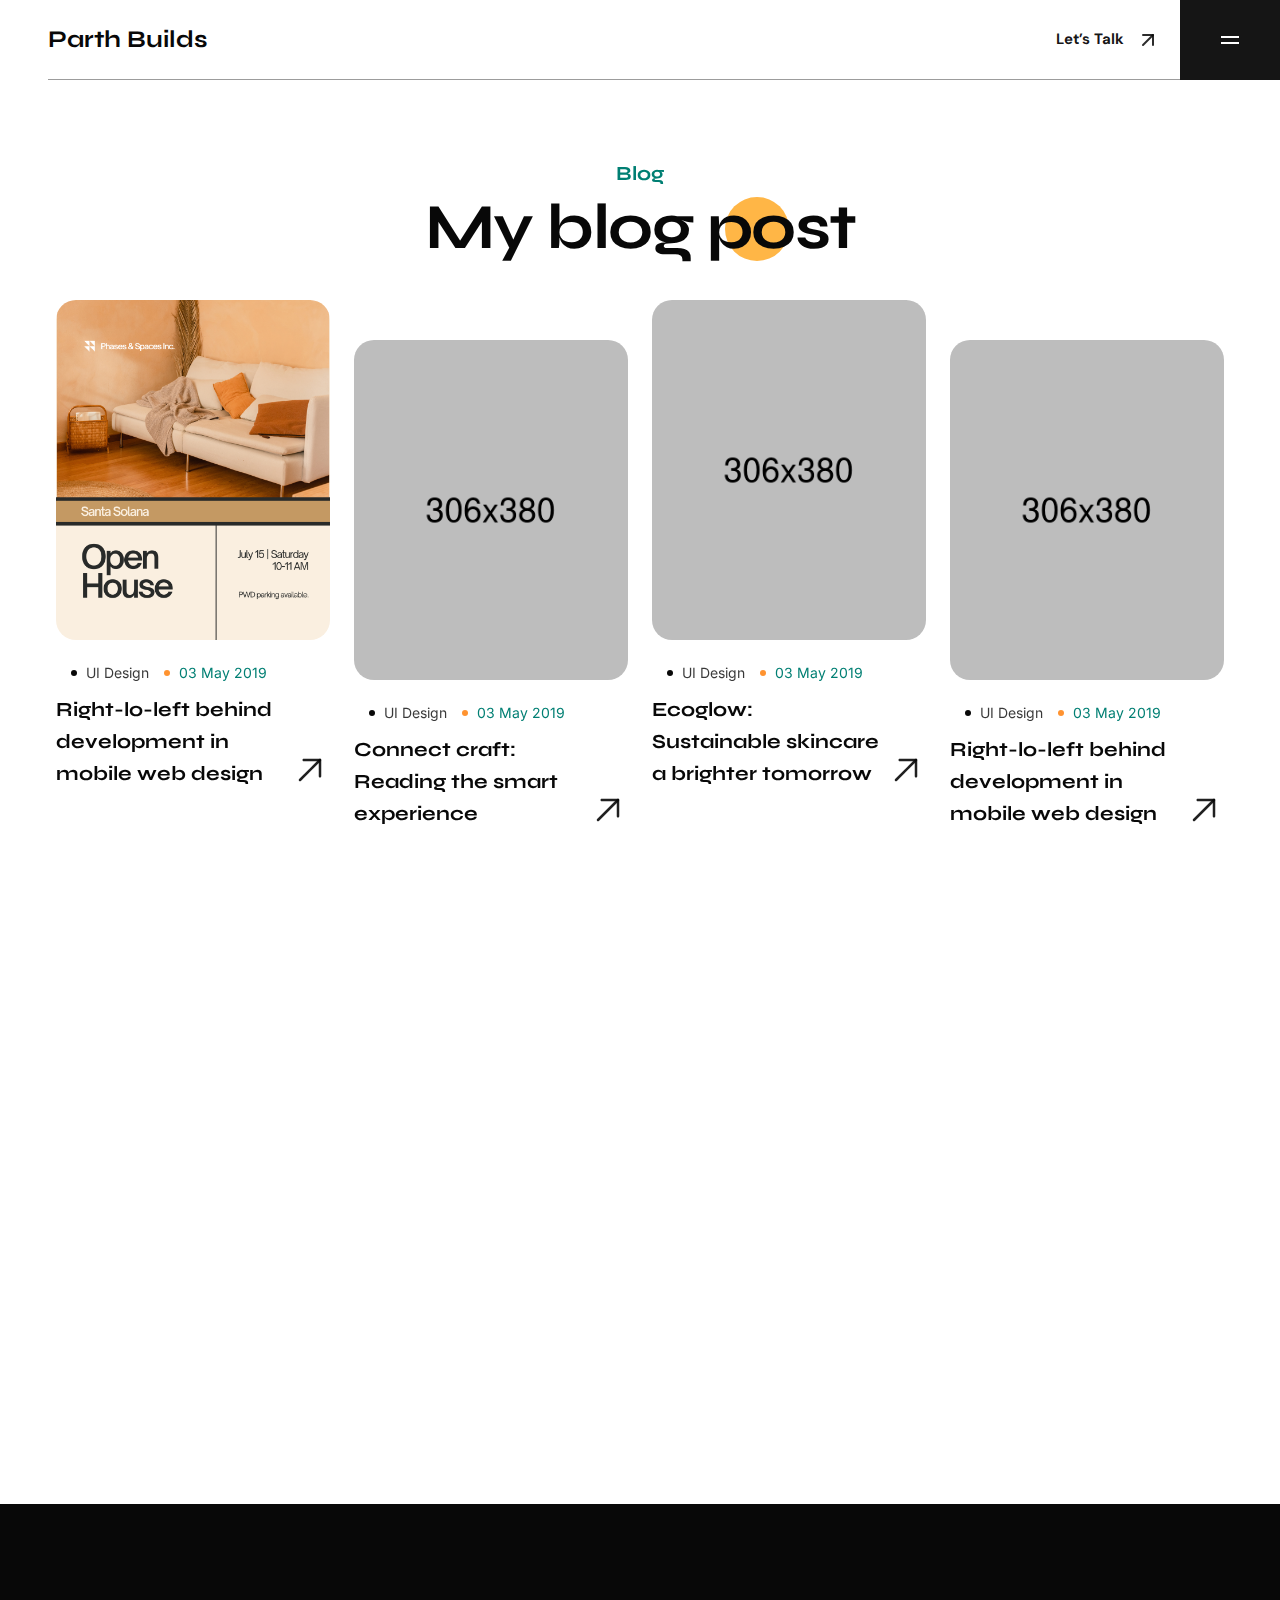
<file: PUBLIC_HTML/blog.html>
<!DOCTYPE html>
<html class="no-js" lang="en">

<head>
    <meta charset="utf-8" />
    <meta http-equiv="x-ua-compatible" content="ie=edge" />
    <title>Perez - Tailwind CSS Personal Portfolio Template</title>
    <meta name="AdsBot-Google" content="noindex follow" />
    <meta name="description" content="Perez - Tailwind CSS Personal Portfolio Template">
    <meta name="viewport" content="width=device-width, initial-scale=1, shrink-to-fit=no" />

    <!-- Favicon -->
    <link rel="shortcut icon" type="image/x-icon" href="assets/images/favicon.png" />

    <!-- CSS (Font, Vendor, Icon, Plugins & Style CSS files) -->

    <!-- Font CSS -->

    <link rel="preconnect" href="https://fonts.googleapis.com">
    <link rel="preconnect" href="https://fonts.gstatic.com" crossorigin>
    <link href="https://fonts.googleapis.com/css2?family=DM+Sans:ital,opsz,wght@0,9..40,100;0,9..40,200;0,9..40,300;0,9..40,400;0,9..40,500;0,9..40,600;0,9..40,700;0,9..40,800;0,9..40,900;0,9..40,1000;1,9..40,100;1,9..40,200;1,9..40,300;1,9..40,400;1,9..40,500;1,9..40,600;1,9..40,700;1,9..40,800;1,9..40,900;1,9..40,1000&family=Inter:wght@100;200;300;400;500;600;700;800;900&family=Poppins:ital,wght@0,100;0,200;0,300;0,400;0,500;0,600;0,700;0,800;0,900;1,100;1,200;1,300;1,400;1,500;1,600;1,700;1,800;1,900&family=Syne:wght@400;500;600;700;800&display=swap" rel="stylesheet">

    <!-- Plugins CSS (All Plugins Files) -->
    <link rel="stylesheet" href="assets/css/plugins/aos.css" />


    <!-- Style CSS -->
    <link rel="stylesheet" href="assets/css/style.css" />

</head>

<body>
    <div class="overflow-x-hidden">
        <!-- Header start -->

        <header id="sticky-header" class="xl:pl-12 bg-white">
            <div class="flex pl-4 xl:pl-0">

                <div class="flex-1 flex items-center justify-between border-b border-black-800 border-opacity-40">

                    <h3 class="text-black-800 font-bold font-Syne text-2xl">
                        Parth Builds
                    </h3>

                    <!-- Link Start -->
                    <a href="contact.html" class="flex items-center flex-wrap py-[6px] px-3 text-[15px] font-bold text-active leading-none mr-2 transition-all duration-300 hover:text-orange group">Let’s
                        Talk
                        <span class="inline-block ml-3 group-hover:animate-arrow-move-up">
        <svg width="24" height="24" viewBox="0 0 24 24" fill="none" xmlns="http://www.w3.org/2000/svg">
          <path d="M7 17L17 7" stroke="currentColor" stroke-opacity="0.9" stroke-width="2" stroke-linecap="round"
            stroke-linejoin="round" />
          <path d="M7 7H17V17" stroke="currentColor" stroke-opacity="0.9" stroke-width="2" stroke-linecap="round"
            stroke-linejoin="round" />
        </svg>
      </span>
                    </a>
                    <!-- Link End -->
                </div>


                <!-- Button Start -->
                <div id="offcanvas-toggle" class="flex-none bg-active flex items-center flex-wrap justify-center py-7 px-[38px] cursor-pointer">
                    <button>
                        <svg width="24" height="24" viewBox="0 0 24 24" fill="none" xmlns="http://www.w3.org/2000/svg">
                            <rect x="3" y="8" width="18" height="2" fill="white" />
                            <rect x="3" y="14" width="18" height="2" fill="white" />
                        </svg>

                    </button>
                </div>
                <!-- Button End -->

            </div>
        </header>


        <!-- offcanvas-menu start -->
        <div id="offcanvas" class="offcanvas right-0 top-0 bottom-0 z-50 transform translate-x-full fixed h-full w-[350px] md:w-[460px] transition-all ease-in-out duration-300 bg-black-800 pl-8 flex flex-wrap flex-col justify-between">
            <!-- close button start -->

            <div>
                <div class="flex flex-wrap justify-between items-center border-b border-border-white mb-[80px]">
                    <h3 class="text-white font-bold font-Syne text-2xl">
                        Parth Builds
                    </h3>
                    <button id="offcanvas-close" class="offcanvas-close bg-primary py-7 px-[38px]" aria-label="offcanvas">
                        <svg width="24" height="24" viewBox="0 0 24 24" fill="none" xmlns="http://www.w3.org/2000/svg">
                            <path fill-rule="evenodd" clip-rule="evenodd" d="M19.2803 4.71967C19.5732 5.01256 19.5732 5.48744 19.2803 5.78033L5.78033 19.2803C5.48744 19.5732 5.01256 19.5732 4.71967 19.2803C4.42678 18.9874 4.42678 18.5126 4.71967 18.2197L18.2197 4.71967C18.5126 4.42678 18.9874 4.42678 19.2803 4.71967Z" fill="white" />
                            <path fill-rule="evenodd" clip-rule="evenodd" d="M4.71967 4.71967C5.01256 4.42678 5.48744 4.42678 5.78033 4.71967L19.2803 18.2197C19.5732 18.5126 19.5732 18.9874 19.2803 19.2803C18.9874 19.5732 18.5126 19.5732 18.2197 19.2803L4.71967 5.78033C4.42678 5.48744 4.42678 5.01256 4.71967 4.71967Z" fill="white" />
                        </svg>
                    </button>
                </div>

                <!-- close button end -->

                <!-- offcanvas-menu start -->

                <nav class="offcanvas-menu mr-[40px] flex flex-wrap flex-col justify-between">
                    <ul>
                        <li class="border-b border-border-white py-4 group">
                            <a href="index.html" class="text-white text-xl font-bold font-Syne leading-none flex flex-wrap items-center justify-between hover:text-orange transition duration-300">Home
                                <span class="inline-block group-hover:animate-arrow-move-up">
              <svg width="24" height="24" viewBox="0 0 24 24" fill="none" xmlns="http://www.w3.org/2000/svg">
                <path d="M7 17L17 7" stroke="currentColor" stroke-opacity="0.9" stroke-width="2" stroke-linecap="round"
                  stroke-linejoin="round"></path>
                <path d="M7 7H17V17" stroke="currentColor" stroke-opacity="0.9" stroke-width="2" stroke-linecap="round"
                  stroke-linejoin="round"></path>
              </svg>
            </span>
                            </a>
                        </li>
                        <li class="border-b border-border-white py-4 group">
                            <a href="about.html" class="text-white text-xl font-bold font-Syne leading-none flex flex-wrap items-center justify-between hover:text-orange transition duration-300">About
                                <span class="inline-block group-hover:animate-arrow-move-up">
              <svg width="24" height="24" viewBox="0 0 24 24" fill="none" xmlns="http://www.w3.org/2000/svg">
                <path d="M7 17L17 7" stroke="currentColor" stroke-opacity="0.9" stroke-width="2" stroke-linecap="round"
                  stroke-linejoin="round"></path>
                <path d="M7 7H17V17" stroke="currentColor" stroke-opacity="0.9" stroke-width="2" stroke-linecap="round"
                  stroke-linejoin="round"></path>
              </svg>
            </span>
                            </a>

                        </li>
                        <li class="border-b border-border-white py-4 group">
                            <a href="projects.html" class="text-white text-xl font-bold font-Syne leading-none flex flex-wrap items-center justify-between hover:text-orange transition duration-300">Project
                                <span class="inline-block group-hover:animate-arrow-move-up">
              <svg width="24" height="24" viewBox="0 0 24 24" fill="none" xmlns="http://www.w3.org/2000/svg">
                <path d="M7 17L17 7" stroke="currentColor" stroke-opacity="0.9" stroke-width="2" stroke-linecap="round"
                  stroke-linejoin="round"></path>
                <path d="M7 7H17V17" stroke="currentColor" stroke-opacity="0.9" stroke-width="2" stroke-linecap="round"
                  stroke-linejoin="round"></path>
              </svg>
            </span>
                            </a>
                        </li>
                        
                        <li class="border-b border-border-white py-4 group">
                            <a href="blog.html" class="text-white text-xl font-bold font-Syne leading-none flex flex-wrap items-center justify-between hover:text-orange transition duration-300">Blog
                                <span class="inline-block group-hover:animate-arrow-move-up">
              <svg width="24" height="24" viewBox="0 0 24 24" fill="none" xmlns="http://www.w3.org/2000/svg">
                <path d="M7 17L17 7" stroke="currentColor" stroke-opacity="0.9" stroke-width="2" stroke-linecap="round"
                  stroke-linejoin="round"></path>
                <path d="M7 7H17V17" stroke="currentColor" stroke-opacity="0.9" stroke-width="2" stroke-linecap="round"
                  stroke-linejoin="round"></path>
              </svg>
            </span>
                            </a>
                        </li>
                        

                        <li class="border-b border-border-white py-4 group">
                            <a href="contact.html" class="text-white text-xl font-bold font-Syne leading-none flex flex-wrap items-center justify-between hover:text-orange transition duration-300">Contact
                                <span class="inline-block group-hover:animate-arrow-move-up">
              <svg width="24" height="24" viewBox="0 0 24 24" fill="none" xmlns="http://www.w3.org/2000/svg">
                <path d="M7 17L17 7" stroke="currentColor" stroke-opacity="0.9" stroke-width="2" stroke-linecap="round"
                  stroke-linejoin="round"></path>
                <path d="M7 7H17V17" stroke="currentColor" stroke-opacity="0.9" stroke-width="2" stroke-linecap="round"
                  stroke-linejoin="round"></path>
              </svg>
            </span>
                            </a>
                        </li>

                    </ul>
                </nav>

            </div>


            <nav class="pb-10">
                <ul class="flex flex-wrap gap-x-4 items-center">
                    <li>
                        <a href="https://instagram.com/parthbuilds" class="text-white hover:text-orange">
                            <svg width="24" height="24" viewBox="0 0 24 24" fill="none" xmlns="http://www.w3.org/2000/svg">
                                <path d="M7.75 2C4.245 2 2 4.245 2 7.75v8.5C2 19.755 4.245 22 7.75 22h8.5C19.755 22 22 19.755 22 16.25v-8.5C22 4.245 19.755 2 16.25 2h-8.5zM12 6.75a5.25 5.25 0 110 10.5 5.25 5.25 0 010-10.5zm0 1.5a3.75 3.75 0 100 7.5 3.75 3.75 0 000-7.5zm6.75-.5a.875.875 0 110 1.75.875.875 0 010-1.75z" fill="currentColor" fill-opacity="0.9"></path>
                            </svg>
                        </a>
                    </li>
                    <li><a href="https://linkedin.com/in/parth-pandey-alpha" class="text-white hover:text-orange"><svg width="24" height="24" viewBox="0 0 24 24" fill="none" xmlns="http://www.w3.org/2000/svg">
                                <path d="M6.94043 5.00002C6.94017 5.53046 6.7292 6.03906 6.35394 6.41394C5.97868 6.78883 5.46986 6.99929 4.93943 6.99902C4.409 6.99876 3.90039 6.78779 3.52551 6.41253C3.15062 6.03727 2.94016 5.52846 2.94043 4.99802C2.9407 4.46759 3.15166 3.95899 3.52692 3.5841C3.90218 3.20922 4.411 2.99876 4.94143 2.99902C5.47186 2.99929 5.98047 3.21026 6.35535 3.58552C6.73024 3.96078 6.9407 4.46959 6.94043 5.00002ZM7.00043 8.48002H3.00043V21H7.00043V8.48002ZM13.3204 8.48002H9.34043V21H13.2804V14.43C13.2804 10.77 18.0504 10.43 18.0504 14.43V21H22.0004V13.07C22.0004 6.90002 14.9404 7.13002 13.2804 10.16L13.3204 8.48002Z" fill="currentColor" fill-opacity="0.9"></path>
                            </svg>
                        </a></li>
                            <a href="https://facebook.com/Parth-builds" class="text-white hover:text-orange">
                                <svg width="24" height="24" viewBox="0 0 24 24" fill="none" xmlns="http://www.w3.org/2000/svg">
                                    <path d="M22 12C22 6.477 17.523 2 12 2S2 6.477 2 12c0 4.991 3.657 9.128 8.438 9.878v-6.991h-2.54v-2.887h2.54V9.908c0-2.506 1.492-3.89 3.776-3.89 1.094 0 2.239.195 2.239.195v2.46h-1.26c-1.242 0-1.628.772-1.628 1.561v1.874h2.773l-.443 2.887h-2.33V21.88C18.343 21.13 22 16.991 22 12z" fill="currentColor" fill-opacity="0.9"></path>
                                </svg>
                            </a>
                        </li>
                    <li><a href="https://github.com/parthbuilds" class="text-white hover:text-orange"><svg width="24" height="24" viewBox="0 0 24 24" fill="none" xmlns="http://www.w3.org/2000/svg">
                                <path d="M12.001 2C6.47598 2 2.00098 6.475 2.00098 12C1.99977 14.0992 2.65958 16.1454 3.88679 17.8484C5.114 19.5515 6.84631 20.8249 8.83798 21.488C9.33798 21.575 9.52598 21.275 9.52598 21.012C9.52598 20.775 9.51298 19.988 9.51298 19.15C7.00098 19.613 6.35098 18.538 6.15098 17.975C6.03798 17.687 5.55098 16.8 5.12598 16.562C4.77598 16.375 4.27598 15.912 5.11298 15.9C5.90098 15.887 6.46298 16.625 6.65098 16.925C7.55098 18.437 8.98798 18.012 9.56298 17.75C9.65098 17.1 9.91298 16.663 10.201 16.413C7.97598 16.163 5.65098 15.3 5.65098 11.475C5.65098 10.387 6.03798 9.488 6.67598 8.788C6.57598 8.538 6.22598 7.513 6.77598 6.138C6.77598 6.138 7.61298 5.875 9.52598 7.162C10.3401 6.9364 11.1812 6.82302 12.026 6.825C12.876 6.825 13.726 6.937 14.526 7.162C16.439 5.862 17.276 6.138 17.276 6.138C17.826 7.513 17.476 8.538 17.376 8.788C18.013 9.488 18.401 10.375 18.401 11.475C18.401 15.313 16.064 16.163 13.839 16.413C14.201 16.725 14.514 17.325 14.514 18.263C14.514 19.6 14.501 20.675 14.501 21.013C14.501 21.275 14.689 21.587 15.189 21.487C17.1738 20.8166 18.8985 19.5408 20.1203 17.8389C21.3421 16.1371 21.9995 14.095 22 12C22 6.475 17.525 2 12 2H12.001Z" fill="currentColor" fill-opacity="0.9"></path>
                            </svg>
                        </a></li>
                </ul>
            </nav>
        </div>
        <!-- offcanvas-menu end -->

        <!-- Header end -->


        <!-- Blog Section Start -->
        <section class="bg-white pt-20 pb-[120px]">
            <div class="container">

                <div class="grid grid-cols-12">
                    <div class="col-span-12" data-aos="flip-down" data-aos-delay="400">
                        <div class="font-bold font-Syne text-center leading-none flex flex-wrap flex-col gap-y-2 mb-10">
                            <span class="text-orange text-xl">Blog</span>
                            <h3 class="text-black-800 text-4xl lg:text-5xl xl:text-[64px] tracking-[-1.5px]">
                                My blog <span
                                    class="relative z-[1] before:rounded-full before:bg-primary before:block before:absolute before:top-[8px] before:left-[18px] before:-z-[1] before:w-[36px] lg:before:w-[48px] xl:before:w-[64px] before:h-[36px] lg:before:h-[48px] xl:before:h-[64px]">po</span>st

                            </h3>
                        </div>
                    </div>
                </div>

                <div class="grid sm:grid-cols-2 lg:grid-cols-3 xl:grid-cols-4 gap-6">


                    <!-- Blog Item Start -->
                    <div data-aos="zoom-in-up" data-aos-delay="600">
                        <div class="rounded-[20px] overflow-hidden mb-6">
                            <img class="w-full" src="assets/images/blog/blog1.png" alt="blog image">
                        </div>
                        <div class="flex flex-wrap flex-col gap-3">
                            <ul class="flex flex-wrap text-sm font-normal font-Inter leading-tight">
                                <li class="relative z-[1] before:rounded-full before:bg-black-800 before:block before:absolute before:top-[50%] before:translate-y-[-50%] before:left-[15px] before:-z-[1] before:w-[6px] before:h-[6px] pl-[30px]">
                                    <a class="text-black-text-800" href="#">UI Design</a>
                                </li>
                                <li class="relative z-[1] before:rounded-full before:bg-orange before:block before:absolute before:top-[50%] before:translate-y-[-50%] before:left-[15px] before:-z-[1] before:w-[6px] before:h-[6px] pl-[30px]">
                                    <a class="text-orange" href="#">03 May 2019</a>
                                </li>

                            </ul>
                            <div class="flex justify-between items-end text-black-800 hover:text-orange group">
                                <h4 class="font-bold font-Syne transition-all leading-8 text-[18px] md:text-[20px] 2xl:text-[22px]">
                                    <a href="blog-details.html">Right-lo-left
                                        behind development in mobile web design</a>
                                </h4>
                                <a class="group-hover:animate-arrow-move-up" href="blog-details.html">
                                    <svg width="40" height="40" viewBox="0 0 40 40" fill="none" xmlns="http://www.w3.org/2000/svg">
                                        <path fill-rule="evenodd" clip-rule="evenodd" d="M30.8839 9.11612C31.372 9.60427 31.372 10.3957 30.8839 10.8839L10.8839 30.8839C10.3957 31.372 9.60427 31.372 9.11612 30.8839C8.62796 30.3957 8.62796 29.6043 9.11612 29.1161L29.1161 9.11612C29.6043 8.62796 30.3957 8.62796 30.8839 9.11612Z" fill="currentColor" fill-opacity="0.9" />
                                        <path fill-rule="evenodd" clip-rule="evenodd" d="M12.5 10C12.5 9.30964 13.0596 8.75 13.75 8.75H30C30.6904 8.75 31.25 9.30964 31.25 10V26.25C31.25 26.9404 30.6904 27.5 30 27.5C29.3096 27.5 28.75 26.9404 28.75 26.25V11.25H13.75C13.0596 11.25 12.5 10.6904 12.5 10Z" fill="currentColor" fill-opacity="0.9" />
                                    </svg>

                                </a>
                            </div>
                        </div>
                    </div>
                    <!-- Blog Item End -->

                    <!-- Blog Item Start -->
                    <div class="sm:mt-10" data-aos="zoom-in-up" data-aos-delay="800">
                        <div class="rounded-[20px] overflow-hidden mb-6">
                            <img class="w-full" src="assets/images/blog/blog2.png" alt="blog image">
                        </div>
                        <div class="flex flex-wrap flex-col gap-3">
                            <ul class="flex flex-wrap text-sm font-normal font-Inter leading-tight">
                                <li class="relative z-[1] before:rounded-full before:bg-black-800 before:block before:absolute before:top-[50%] before:translate-y-[-50%] before:left-[15px] before:-z-[1] before:w-[6px] before:h-[6px] pl-[30px]">
                                    <a class="text-black-text-800" href="#">UI Design</a>
                                </li>
                                <li class="relative z-[1] before:rounded-full before:bg-orange before:block before:absolute before:top-[50%] before:translate-y-[-50%] before:left-[15px] before:-z-[1] before:w-[6px] before:h-[6px] pl-[30px]">
                                    <a class="text-orange" href="#">03 May 2019</a>
                                </li>

                            </ul>
                            <div class="flex justify-between items-end text-black-800 hover:text-orange group">
                                <h4 class="font-bold font-Syne transition-all leading-8 text-[18px] md:text-[20px] 2xl:text-[22px]">
                                    <a href="blog-details.html">Connect
                                        craft: Reading
                                        the smart experience</a>
                                </h4>
                                <a class="group-hover:animate-arrow-move-up" href="blog-details.html">
                                    <svg width="40" height="40" viewBox="0 0 40 40" fill="none" xmlns="http://www.w3.org/2000/svg">
                                        <path fill-rule="evenodd" clip-rule="evenodd" d="M30.8839 9.11612C31.372 9.60427 31.372 10.3957 30.8839 10.8839L10.8839 30.8839C10.3957 31.372 9.60427 31.372 9.11612 30.8839C8.62796 30.3957 8.62796 29.6043 9.11612 29.1161L29.1161 9.11612C29.6043 8.62796 30.3957 8.62796 30.8839 9.11612Z" fill="currentColor" fill-opacity="0.9" />
                                        <path fill-rule="evenodd" clip-rule="evenodd" d="M12.5 10C12.5 9.30964 13.0596 8.75 13.75 8.75H30C30.6904 8.75 31.25 9.30964 31.25 10V26.25C31.25 26.9404 30.6904 27.5 30 27.5C29.3096 27.5 28.75 26.9404 28.75 26.25V11.25H13.75C13.0596 11.25 12.5 10.6904 12.5 10Z" fill="currentColor" fill-opacity="0.9" />
                                    </svg>

                                </a>
                            </div>
                        </div>
                    </div>
                    <!-- Blog Item End -->

                    <!-- Blog Item Start -->
                    <div data-aos="zoom-in-up" data-aos-delay="1000">
                        <div class="rounded-[20px] overflow-hidden mb-6">
                            <img class="w-full" src="assets/images/blog/blog3.png" alt="blog image">
                        </div>
                        <div class="flex flex-wrap flex-col gap-3">
                            <ul class="flex flex-wrap text-sm font-normal font-Inter leading-tight">
                                <li class="relative z-[1] before:rounded-full before:bg-black-800 before:block before:absolute before:top-[50%] before:translate-y-[-50%] before:left-[15px] before:-z-[1] before:w-[6px] before:h-[6px] pl-[30px]">
                                    <a class="text-black-text-800" href="#">UI Design</a>
                                </li>
                                <li class="relative z-[1] before:rounded-full before:bg-orange before:block before:absolute before:top-[50%] before:translate-y-[-50%] before:left-[15px] before:-z-[1] before:w-[6px] before:h-[6px] pl-[30px]">
                                    <a class="text-orange" href="#">03 May 2019</a>
                                </li>

                            </ul>
                            <div class="flex justify-between items-end text-black-800 hover:text-orange group">
                                <h4 class="font-bold font-Syne transition-all leading-8 text-[18px] md:text-[20px] 2xl:text-[22px]">
                                    <a href="blog-details.html">Ecoglow: Sustainable
                                        skincare a brighter tomorrow</a>
                                </h4>
                                <a class="group-hover:animate-arrow-move-up" href="blog-details.html">
                                    <svg width="40" height="40" viewBox="0 0 40 40" fill="none" xmlns="http://www.w3.org/2000/svg">
                                        <path fill-rule="evenodd" clip-rule="evenodd" d="M30.8839 9.11612C31.372 9.60427 31.372 10.3957 30.8839 10.8839L10.8839 30.8839C10.3957 31.372 9.60427 31.372 9.11612 30.8839C8.62796 30.3957 8.62796 29.6043 9.11612 29.1161L29.1161 9.11612C29.6043 8.62796 30.3957 8.62796 30.8839 9.11612Z" fill="currentColor" fill-opacity="0.9" />
                                        <path fill-rule="evenodd" clip-rule="evenodd" d="M12.5 10C12.5 9.30964 13.0596 8.75 13.75 8.75H30C30.6904 8.75 31.25 9.30964 31.25 10V26.25C31.25 26.9404 30.6904 27.5 30 27.5C29.3096 27.5 28.75 26.9404 28.75 26.25V11.25H13.75C13.0596 11.25 12.5 10.6904 12.5 10Z" fill="currentColor" fill-opacity="0.9" />
                                    </svg>

                                </a>
                            </div>
                        </div>
                    </div>
                    <!-- Blog Item End -->

                    <!-- Blog Item Start -->
                    <div class="sm:mt-10" data-aos="zoom-in-up" data-aos-delay="1200">
                        <div class="rounded-[20px] overflow-hidden mb-6">
                            <img class="w-full" src="assets/images/blog/blog4.png" alt="blog image">
                        </div>
                        <div class="flex flex-wrap flex-col gap-3">
                            <ul class="flex flex-wrap text-sm font-normal font-Inter leading-tight">
                                <li class="relative z-[1] before:rounded-full before:bg-black-800 before:block before:absolute before:top-[50%] before:translate-y-[-50%] before:left-[15px] before:-z-[1] before:w-[6px] before:h-[6px] pl-[30px]">
                                    <a class="text-black-text-800" href="#">UI Design</a>
                                </li>
                                <li class="relative z-[1] before:rounded-full before:bg-orange before:block before:absolute before:top-[50%] before:translate-y-[-50%] before:left-[15px] before:-z-[1] before:w-[6px] before:h-[6px] pl-[30px]">
                                    <a class="text-orange" href="#">03 May 2019</a>
                                </li>

                            </ul>
                            <div class="flex justify-between items-end text-black-800 hover:text-orange group">
                                <h4 class="font-bold font-Syne transition-all leading-8 text-[18px] md:text-[20px] 2xl:text-[22px]">
                                    <a href="blog-details.html">Right-lo-left behind
                                        development in mobile web design</a>
                                </h4>
                                <a class="group-hover:animate-arrow-move-up" href="blog-details.html">
                                    <svg width="40" height="40" viewBox="0 0 40 40" fill="none" xmlns="http://www.w3.org/2000/svg">
                                        <path fill-rule="evenodd" clip-rule="evenodd" d="M30.8839 9.11612C31.372 9.60427 31.372 10.3957 30.8839 10.8839L10.8839 30.8839C10.3957 31.372 9.60427 31.372 9.11612 30.8839C8.62796 30.3957 8.62796 29.6043 9.11612 29.1161L29.1161 9.11612C29.6043 8.62796 30.3957 8.62796 30.8839 9.11612Z" fill="currentColor" fill-opacity="0.9" />
                                        <path fill-rule="evenodd" clip-rule="evenodd" d="M12.5 10C12.5 9.30964 13.0596 8.75 13.75 8.75H30C30.6904 8.75 31.25 9.30964 31.25 10V26.25C31.25 26.9404 30.6904 27.5 30 27.5C29.3096 27.5 28.75 26.9404 28.75 26.25V11.25H13.75C13.0596 11.25 12.5 10.6904 12.5 10Z" fill="currentColor" fill-opacity="0.9" />
                                    </svg>

                                </a>
                            </div>
                        </div>
                    </div>
                    <!-- Blog Item End -->

                    <!-- Blog Item Start -->
                    <div data-aos="zoom-in-up" data-aos-delay="400">
                        <div class="rounded-[20px] overflow-hidden mb-6">
                            <img class="w-full" src="assets/images/blog/blog1.png" alt="blog image">
                        </div>
                        <div class="flex flex-wrap flex-col gap-3">
                            <ul class="flex flex-wrap text-sm font-normal font-Inter leading-tight">
                                <li class="relative z-[1] before:rounded-full before:bg-black-800 before:block before:absolute before:top-[50%] before:translate-y-[-50%] before:left-[15px] before:-z-[1] before:w-[6px] before:h-[6px] pl-[30px]">
                                    <a class="text-black-text-800" href="#">UI Design</a>
                                </li>
                                <li class="relative z-[1] before:rounded-full before:bg-orange before:block before:absolute before:top-[50%] before:translate-y-[-50%] before:left-[15px] before:-z-[1] before:w-[6px] before:h-[6px] pl-[30px]">
                                    <a class="text-orange" href="#">03 May 2019</a>
                                </li>

                            </ul>
                            <div class="flex justify-between items-end text-black-800 hover:text-orange group">
                                <h4 class="font-bold font-Syne transition-all leading-8 text-[18px] md:text-[20px] 2xl:text-[22px]">
                                    <a href="blog-details.html">Right-lo-left
                                        behind development in mobile web design</a>
                                </h4>
                                <a class="group-hover:animate-arrow-move-up" href="blog-details.html">
                                    <svg width="40" height="40" viewBox="0 0 40 40" fill="none" xmlns="http://www.w3.org/2000/svg">
                                        <path fill-rule="evenodd" clip-rule="evenodd" d="M30.8839 9.11612C31.372 9.60427 31.372 10.3957 30.8839 10.8839L10.8839 30.8839C10.3957 31.372 9.60427 31.372 9.11612 30.8839C8.62796 30.3957 8.62796 29.6043 9.11612 29.1161L29.1161 9.11612C29.6043 8.62796 30.3957 8.62796 30.8839 9.11612Z" fill="currentColor" fill-opacity="0.9" />
                                        <path fill-rule="evenodd" clip-rule="evenodd" d="M12.5 10C12.5 9.30964 13.0596 8.75 13.75 8.75H30C30.6904 8.75 31.25 9.30964 31.25 10V26.25C31.25 26.9404 30.6904 27.5 30 27.5C29.3096 27.5 28.75 26.9404 28.75 26.25V11.25H13.75C13.0596 11.25 12.5 10.6904 12.5 10Z" fill="currentColor" fill-opacity="0.9" />
                                    </svg>

                                </a>
                            </div>
                        </div>
                    </div>
                    <!-- Blog Item End -->

                    <!-- Blog Item Start -->
                    <div class="sm:mt-10" data-aos="zoom-in-up" data-aos-delay="600">
                        <div class="rounded-[20px] overflow-hidden mb-6">
                            <img class="w-full" src="assets/images/blog/blog2.png" alt="blog image">
                        </div>
                        <div class="flex flex-wrap flex-col gap-3">
                            <ul class="flex flex-wrap text-sm font-normal font-Inter leading-tight">
                                <li class="relative z-[1] before:rounded-full before:bg-black-800 before:block before:absolute before:top-[50%] before:translate-y-[-50%] before:left-[15px] before:-z-[1] before:w-[6px] before:h-[6px] pl-[30px]">
                                    <a class="text-black-text-800" href="#">UI Design</a>
                                </li>
                                <li class="relative z-[1] before:rounded-full before:bg-orange before:block before:absolute before:top-[50%] before:translate-y-[-50%] before:left-[15px] before:-z-[1] before:w-[6px] before:h-[6px] pl-[30px]">
                                    <a class="text-orange" href="#">03 May 2019</a>
                                </li>

                            </ul>
                            <div class="flex justify-between items-end text-black-800 hover:text-orange group">
                                <h4 class="font-bold font-Syne transition-all leading-8 text-[18px] md:text-[20px] 2xl:text-[22px]">
                                    <a href="blog-details.html">Connect
                                        craft: Reading
                                        the smart experience</a>
                                </h4>
                                <a class="group-hover:animate-arrow-move-up" href="blog-details.html">
                                    <svg width="40" height="40" viewBox="0 0 40 40" fill="none" xmlns="http://www.w3.org/2000/svg">
                                        <path fill-rule="evenodd" clip-rule="evenodd" d="M30.8839 9.11612C31.372 9.60427 31.372 10.3957 30.8839 10.8839L10.8839 30.8839C10.3957 31.372 9.60427 31.372 9.11612 30.8839C8.62796 30.3957 8.62796 29.6043 9.11612 29.1161L29.1161 9.11612C29.6043 8.62796 30.3957 8.62796 30.8839 9.11612Z" fill="currentColor" fill-opacity="0.9" />
                                        <path fill-rule="evenodd" clip-rule="evenodd" d="M12.5 10C12.5 9.30964 13.0596 8.75 13.75 8.75H30C30.6904 8.75 31.25 9.30964 31.25 10V26.25C31.25 26.9404 30.6904 27.5 30 27.5C29.3096 27.5 28.75 26.9404 28.75 26.25V11.25H13.75C13.0596 11.25 12.5 10.6904 12.5 10Z" fill="currentColor" fill-opacity="0.9" />
                                    </svg>

                                </a>
                            </div>
                        </div>
                    </div>
                    <!-- Blog Item End -->

                    <!-- Blog Item Start -->
                    <div data-aos="zoom-in-up" data-aos-delay="800">
                        <div class="rounded-[20px] overflow-hidden mb-6">
                            <img class="w-full" src="assets/images/blog/blog3.png" alt="blog image">
                        </div>
                        <div class="flex flex-wrap flex-col gap-3">
                            <ul class="flex flex-wrap text-sm font-normal font-Inter leading-tight">
                                <li class="relative z-[1] before:rounded-full before:bg-black-800 before:block before:absolute before:top-[50%] before:translate-y-[-50%] before:left-[15px] before:-z-[1] before:w-[6px] before:h-[6px] pl-[30px]">
                                    <a class="text-black-text-800" href="#">UI Design</a>
                                </li>
                                <li class="relative z-[1] before:rounded-full before:bg-orange before:block before:absolute before:top-[50%] before:translate-y-[-50%] before:left-[15px] before:-z-[1] before:w-[6px] before:h-[6px] pl-[30px]">
                                    <a class="text-orange" href="#">03 May 2019</a>
                                </li>

                            </ul>
                            <div class="flex justify-between items-end text-black-800 hover:text-orange group">
                                <h4 class="font-bold font-Syne transition-all leading-8 text-[18px] md:text-[20px] 2xl:text-[22px]">
                                    <a href="blog-details.html">Ecoglow: Sustainable
                                        skincare a brighter tomorrow</a>
                                </h4>
                                <a class="group-hover:animate-arrow-move-up" href="blog-details.html">
                                    <svg width="40" height="40" viewBox="0 0 40 40" fill="none" xmlns="http://www.w3.org/2000/svg">
                                        <path fill-rule="evenodd" clip-rule="evenodd" d="M30.8839 9.11612C31.372 9.60427 31.372 10.3957 30.8839 10.8839L10.8839 30.8839C10.3957 31.372 9.60427 31.372 9.11612 30.8839C8.62796 30.3957 8.62796 29.6043 9.11612 29.1161L29.1161 9.11612C29.6043 8.62796 30.3957 8.62796 30.8839 9.11612Z" fill="currentColor" fill-opacity="0.9" />
                                        <path fill-rule="evenodd" clip-rule="evenodd" d="M12.5 10C12.5 9.30964 13.0596 8.75 13.75 8.75H30C30.6904 8.75 31.25 9.30964 31.25 10V26.25C31.25 26.9404 30.6904 27.5 30 27.5C29.3096 27.5 28.75 26.9404 28.75 26.25V11.25H13.75C13.0596 11.25 12.5 10.6904 12.5 10Z" fill="currentColor" fill-opacity="0.9" />
                                    </svg>

                                </a>
                            </div>
                        </div>
                    </div>
                    <!-- Blog Item End -->

                    <!-- Blog Item Start -->
                    <div class="sm:mt-10" data-aos="zoom-in-up" data-aos-delay="1000">
                        <div class="rounded-[20px] overflow-hidden mb-6">
                            <img class="w-full" src="assets/images/blog/blog4.png" alt="blog image">
                        </div>
                        <div class="flex flex-wrap flex-col gap-3">
                            <ul class="flex flex-wrap text-sm font-normal font-Inter leading-tight">
                                <li class="relative z-[1] before:rounded-full before:bg-black-800 before:block before:absolute before:top-[50%] before:translate-y-[-50%] before:left-[15px] before:-z-[1] before:w-[6px] before:h-[6px] pl-[30px]">
                                    <a class="text-black-text-800" href="#">UI Design</a>
                                </li>
                                <li class="relative z-[1] before:rounded-full before:bg-orange before:block before:absolute before:top-[50%] before:translate-y-[-50%] before:left-[15px] before:-z-[1] before:w-[6px] before:h-[6px] pl-[30px]">
                                    <a class="text-orange" href="#">03 May 2019</a>
                                </li>

                            </ul>
                            <div class="flex justify-between items-end text-black-800 hover:text-orange group">
                                <h4 class="font-bold font-Syne transition-all leading-8 text-[18px] md:text-[20px] 2xl:text-[22px]">
                                    <a href="blog-details.html">Right-lo-left behind
                                        development in mobile web design</a>
                                </h4>
                                <a class="group-hover:animate-arrow-move-up" href="blog-details.html">
                                    <svg width="40" height="40" viewBox="0 0 40 40" fill="none" xmlns="http://www.w3.org/2000/svg">
                                        <path fill-rule="evenodd" clip-rule="evenodd" d="M30.8839 9.11612C31.372 9.60427 31.372 10.3957 30.8839 10.8839L10.8839 30.8839C10.3957 31.372 9.60427 31.372 9.11612 30.8839C8.62796 30.3957 8.62796 29.6043 9.11612 29.1161L29.1161 9.11612C29.6043 8.62796 30.3957 8.62796 30.8839 9.11612Z" fill="currentColor" fill-opacity="0.9" />
                                        <path fill-rule="evenodd" clip-rule="evenodd" d="M12.5 10C12.5 9.30964 13.0596 8.75 13.75 8.75H30C30.6904 8.75 31.25 9.30964 31.25 10V26.25C31.25 26.9404 30.6904 27.5 30 27.5C29.3096 27.5 28.75 26.9404 28.75 26.25V11.25H13.75C13.0596 11.25 12.5 10.6904 12.5 10Z" fill="currentColor" fill-opacity="0.9" />
                                    </svg>

                                </a>
                            </div>
                        </div>
                    </div>
                    <!-- Blog Item End -->

                </div>

            </div>
        </section>
        <!-- Blog Section End -->


        <!-- Footer Start -->
        <footer class="footer bg-black-800 pt-[80px] lg:pt-[100px] xl:pt-[120px] pb-[60px]">
            <div class="container">
                <div class="overflow-x-hidden" data-aos="flip-down">
                    <div class="grid md:grid-cols-2 lg:grid-cols-3 gap-5 lg:gap-6">
                        <div class="pt-12">
                            <h3 class="text-white font-Syne font-bold text-4xl lg:text-5xl xl:text-[64px] tracking-[-1.5px]"><span
                    class="relative z-[1] before:rounded-full before:bg-primary before:block before:absolute before:top-[8px] before:left-[0] before:-z-[1] before:w-[36px] lg:before:w-[48px] xl:before:w-[60px] before:h-[36px] lg:before:h-[48px] xl:before:h-[60px]">Le</span>
                                t’s work together</h3>
                            <div class="flex flex-wrap items-center mt-10">
                                <span class="text-xl font-bold font-Syne text-white">Based in Bangalore |</span>
                                <div class="ml-5 md:ml-[5px] lg:ml-0 xl:ml-[16px] 2xl:ml-5">
                                    <ul class="flex flex-wrap gap-x-4 items-center">
                                        <li>
                                            <a href="https://instagram.com/parthbuilds" class="text-white hover:text-orange">
                                                <svg width="24" height="24" viewBox="0 0 24 24" fill="none" xmlns="http://www.w3.org/2000/svg">
                                                    <path d="M7.75 2C4.245 2 2 4.245 2 7.75v8.5C2 19.755 4.245 22 7.75 22h8.5C19.755 22 22 19.755 22 16.25v-8.5C22 4.245 19.755 2 16.25 2h-8.5zM12 6.75a5.25 5.25 0 110 10.5 5.25 5.25 0 010-10.5zm0 1.5a3.75 3.75 0 100 7.5 3.75 3.75 0 000-7.5zm6.75-.5a.875.875 0 110 1.75.875.875 0 010-1.75z" fill="currentColor" fill-opacity="0.9"></path>
                                                </svg>
                                            </a>
                                        </li>
                                        <li><a href="https://linkedin.com/in/parth-pandey-alpha" class="text-white hover:text-orange"><svg width="24" height="24" viewBox="0 0 24 24" fill="none" xmlns="http://www.w3.org/2000/svg">
                                                    <path d="M6.94043 5.00002C6.94017 5.53046 6.7292 6.03906 6.35394 6.41394C5.97868 6.78883 5.46986 6.99929 4.93943 6.99902C4.409 6.99876 3.90039 6.78779 3.52551 6.41253C3.15062 6.03727 2.94016 5.52846 2.94043 4.99802C2.9407 4.46759 3.15166 3.95899 3.52692 3.5841C3.90218 3.20922 4.411 2.99876 4.94143 2.99902C5.47186 2.99929 5.98047 3.21026 6.35535 3.58552C6.73024 3.96078 6.9407 4.46959 6.94043 5.00002ZM7.00043 8.48002H3.00043V21H7.00043V8.48002ZM13.3204 8.48002H9.34043V21H13.2804V14.43C13.2804 10.77 18.0504 10.43 18.0504 14.43V21H22.0004V13.07C22.0004 6.90002 14.9404 7.13002 13.2804 10.16L13.3204 8.48002Z" fill="currentColor" fill-opacity="0.9"></path>
                                                </svg>
                                            </a></li>
                                                <a href="https://facebook.com/Parth-builds" class="text-white hover:text-orange">
                                                    <svg width="24" height="24" viewBox="0 0 24 24" fill="none" xmlns="http://www.w3.org/2000/svg">
                                                        <path d="M22 12C22 6.477 17.523 2 12 2S2 6.477 2 12c0 4.991 3.657 9.128 8.438 9.878v-6.991h-2.54v-2.887h2.54V9.908c0-2.506 1.492-3.89 3.776-3.89 1.094 0 2.239.195 2.239.195v2.46h-1.26c-1.242 0-1.628.772-1.628 1.561v1.874h2.773l-.443 2.887h-2.33V21.88C18.343 21.13 22 16.991 22 12z" fill="currentColor" fill-opacity="0.9"></path>
                                                    </svg>
                                                </a>
                                            </li>
                                        <li><a href="https://github.com/parthbuilds" class="text-white hover:text-orange"><svg width="24" height="24" viewBox="0 0 24 24" fill="none" xmlns="http://www.w3.org/2000/svg">
                                                    <path d="M12.001 2C6.47598 2 2.00098 6.475 2.00098 12C1.99977 14.0992 2.65958 16.1454 3.88679 17.8484C5.114 19.5515 6.84631 20.8249 8.83798 21.488C9.33798 21.575 9.52598 21.275 9.52598 21.012C9.52598 20.775 9.51298 19.988 9.51298 19.15C7.00098 19.613 6.35098 18.538 6.15098 17.975C6.03798 17.687 5.55098 16.8 5.12598 16.562C4.77598 16.375 4.27598 15.912 5.11298 15.9C5.90098 15.887 6.46298 16.625 6.65098 16.925C7.55098 18.437 8.98798 18.012 9.56298 17.75C9.65098 17.1 9.91298 16.663 10.201 16.413C7.97598 16.163 5.65098 15.3 5.65098 11.475C5.65098 10.387 6.03798 9.488 6.67598 8.788C6.57598 8.538 6.22598 7.513 6.77598 6.138C6.77598 6.138 7.61298 5.875 9.52598 7.162C10.3401 6.9364 11.1812 6.82302 12.026 6.825C12.876 6.825 13.726 6.937 14.526 7.162C16.439 5.862 17.276 6.138 17.276 6.138C17.826 7.513 17.476 8.538 17.376 8.788C18.013 9.488 18.401 10.375 18.401 11.475C18.401 15.313 16.064 16.163 13.839 16.413C14.201 16.725 14.514 17.325 14.514 18.263C14.514 19.6 14.501 20.675 14.501 21.013C14.501 21.275 14.689 21.587 15.189 21.487C17.1738 20.8166 18.8985 19.5408 20.1203 17.8389C21.3421 16.1371 21.9995 14.095 22 12C22 6.475 17.525 2 12 2H12.001Z" fill="currentColor" fill-opacity="0.9"></path>
                                                </svg>
                                            </a></li>
                                    </ul>
                                </div>
                            </div>
                        </div>

                        <div class="py-9 px-7 border-border-white border rounded-2xl flex flex-col justify-between group">
                            <h3 class="text-xl font-bold font-Syne text-white">Looking for a hectic designer?</h3>
                            <div class="flex justify-between items-center">
                                <p class="text-2xl font-bold font-Syne leading-none text-orange ">Parthbuilds@gmail.com</p>
                                <a href="#" class="text-white group-hover:animate-arrow-move-up group-hover:text-orange">
                                    <svg width="40" height="40" viewBox="0 0 40 40" fill="none" xmlns="http://www.w3.org/2000/svg">
                                        <path d="M11.6667 28.3334L28.3334 11.6667" stroke="currentColor" stroke-width="1.5" stroke-linecap="round" stroke-linejoin="round" />
                                        <path d="M11.6667 11.6667H28.3334V28.3334" stroke="currentColor" stroke-width="1.5" stroke-linecap="round" stroke-linejoin="round" />
                                    </svg>

                                </a>
                            </div>
                        </div>

                        <div class="py-9 px-7 border-border-white border rounded-2xl flex flex-col justify-between group">
                            <h3 class="text-xl font-bold font-Syne text-white">Want a more in-depth look at my history?</h3>
                            <div class="flex justify-between items-center">
                                <p class="text-2xl font-bold font-Syne leading-none text-orange">+598 6879 9874</p>
                                <a href="#" class="text-white group-hover:animate-arrow-move-up group-hover:text-orange">
                                    <svg width="40" height="40" viewBox="0 0 40 40" fill="none" xmlns="http://www.w3.org/2000/svg">
                                        <path d="M11.6667 28.3334L28.3334 11.6667" stroke="currentColor" stroke-width="1.5" stroke-linecap="round" stroke-linejoin="round" />
                                        <path d="M11.6667 11.6667H28.3334V28.3334" stroke="currentColor" stroke-width="1.5" stroke-linecap="round" stroke-linejoin="round" />
                                    </svg>

                                </a>
                            </div>
                        </div>

                    </div>

                    <div class="grid grid-cols-1 gap-6">
                        <div class="py-[72px]">
                            <svg class="w-full" width="1281" height="77" viewBox="0 0 1281 77" fill="none" xmlns="http://www.w3.org/2000/svg">
                                <path d="M95.28 67.88H77.28L142.8 0.199951H172.8V77H142.8V24.68L151.8 28.4L104.4 77H68.4L20.88 28.52L30 24.8V77H0V0.199951H30L95.28 67.88Z" fill="#FFE9D9" />
                                <path d="M199.289 65.36V47.36H281.369V65.36H199.289ZM172.409 77L223.889 0.199951H257.249L309.209 77H276.209L231.689 8.23995H249.569L205.409 77H172.409Z" fill="#FFE9D9" />
                                <path d="M308.828 77V0.199951H401.588C408.868 0.199951 415.388 1.03995 421.148 2.71995C426.988 4.31995 431.588 7.03995 434.948 10.88C438.388 14.72 440.108 19.96 440.108 26.6C440.108 31 439.308 34.64 437.708 37.52C436.108 40.4 433.908 42.64 431.108 44.24C428.308 45.84 425.108 47 421.508 47.72C417.908 48.44 414.148 48.88 410.228 49.04L401.468 47.36C410.988 47.44 418.308 47.84 423.428 48.56C428.628 49.28 432.228 50.6 434.228 52.52C436.308 54.36 437.348 57.04 437.348 60.56V77H407.348V64.16C407.348 61.76 406.868 59.96 405.908 58.76C405.028 57.48 403.028 56.6 399.908 56.12C396.868 55.64 392.148 55.4 385.748 55.4H338.828V77H308.828ZM338.828 35.36H401.588C403.988 35.36 405.988 34.96 407.588 34.16C409.268 33.36 410.108 31.84 410.108 29.6C410.108 27.52 409.268 26.12 407.588 25.4C405.988 24.6 403.988 24.2 401.588 24.2H338.828V35.36Z" fill="#FFE9D9" />
                                <path d="M510.679 39.2V32.48L579.919 77H535.279L476.479 36.2L530.719 0.199951H573.439L510.679 39.2ZM446.719 0.199951H476.719V77H446.719V0.199951Z" fill="#FFE9D9" />
                                <path d="M635.328 26.72H719.808V49.52H635.328V26.72ZM716.448 0.199951H746.448V77H716.448V0.199951ZM609.648 0.199951H639.648V77H609.648V0.199951Z" fill="#FFE9D9" />
                                <path d="M783.281 44.6V54.2H874.481V77H753.281V0.199951H874.241V23H783.281V32.6H857.681V44.6H783.281Z" fill="#FFE9D9" />
                                <path d="M1000.4 53.48L989.239 59.84V0.199951H1019.24V77H989.239L898.879 24.68L910.039 18.2V77H880.039V0.199951H910.039L1000.4 53.48Z" fill="#FFE9D9" />
                                <path d="M1026.02 77V0.199951H1118.78C1126.06 0.199951 1132.58 1.03995 1138.34 2.71995C1144.18 4.31995 1148.78 7.03995 1152.14 10.88C1155.58 14.72 1157.3 19.96 1157.3 26.6C1157.3 31 1156.5 34.64 1154.9 37.52C1153.3 40.4 1151.1 42.64 1148.3 44.24C1145.5 45.84 1142.3 47 1138.7 47.72C1135.1 48.44 1131.34 48.88 1127.42 49.04L1118.66 47.36C1128.18 47.44 1135.5 47.84 1140.62 48.56C1145.82 49.28 1149.42 50.6 1151.42 52.52C1153.5 54.36 1154.54 57.04 1154.54 60.56V77H1124.54V64.16C1124.54 61.76 1124.06 59.96 1123.1 58.76C1122.22 57.48 1120.22 56.6 1117.1 56.12C1114.06 55.64 1109.34 55.4 1102.94 55.4H1056.02V77H1026.02ZM1056.02 35.36H1118.78C1121.18 35.36 1123.18 34.96 1124.78 34.16C1126.46 33.36 1127.3 31.84 1127.3 29.6C1127.3 27.52 1126.46 26.12 1124.78 25.4C1123.18 24.6 1121.18 24.2 1118.78 24.2H1056.02V35.36Z" fill="#FFE9D9" />
                                <path d="M1280.96 0.199951L1232.36 57.44V77H1202.36V57.44L1153.76 0.199951H1189.16L1228.64 50H1206.44L1245.56 0.199951H1280.96Z" fill="#FFE9D9" />
                            </svg>
                        </div>

                    </div>


                    <div class="border-t border-border-white pt-6 ">
                        <div class="grid grid-cols-12">

                            <div class="col-span-12 sm:col-span-8 order-last sm:order-first">
                                <p class="text-white text-lg font-normal font-sans leading-7">©2023 Parth Pandey, All Rights Reserved
                                </p>
                            </div>
                            <div class="col-span-12 sm:col-span-4 order-first sm:order-last">
                                <div class="flex justify-end mb-2 sm:mb-0">
                                    <a id="scrollUp" class="flex flex-wrap items-center gap-2 group" href="#" aria-label="scroll up">
                                        <span
                            class="text-white text-lg font-normal font-sans leading-7 transition-all group-hover:text-orange">Back
                            to
                            Top</span>
                                        <svg width="24" height="24" viewBox="0 0 24 24" fill="none" xmlns="http://www.w3.org/2000/svg">
                                            <path d="M12 19V5" stroke="#007F73" stroke-width="2" stroke-linecap="round" stroke-linejoin="round" />
                                            <path d="M19 12L12 5L5 12" stroke="#007F73" stroke-width="2" stroke-linecap="round" stroke-linejoin="round" />
                                        </svg>

                                    </a>
                                </div>
                            </div>
                        </div>
                    </div>


                </div>
            </div>
        </footer>
        <!-- Footer End -->
    </div>


    <!-- Vendors JS -->
    <script src="assets/js/vendor/modernizr-3.11.7.min.js"></script>
    <script src="assets/js/vendor/jquery-3.6.0.min.js"></script>
    <script src="assets/js/vendor/jquery-migrate-3.3.2.min.js"></script>
    <!-- Plugins JS -->
    <script src="assets/js/plugins/aos.js">
    </script>



    <!-- Activation JS -->
    <script src="assets/js/main.js"></script>

</body>

</html>
</file>
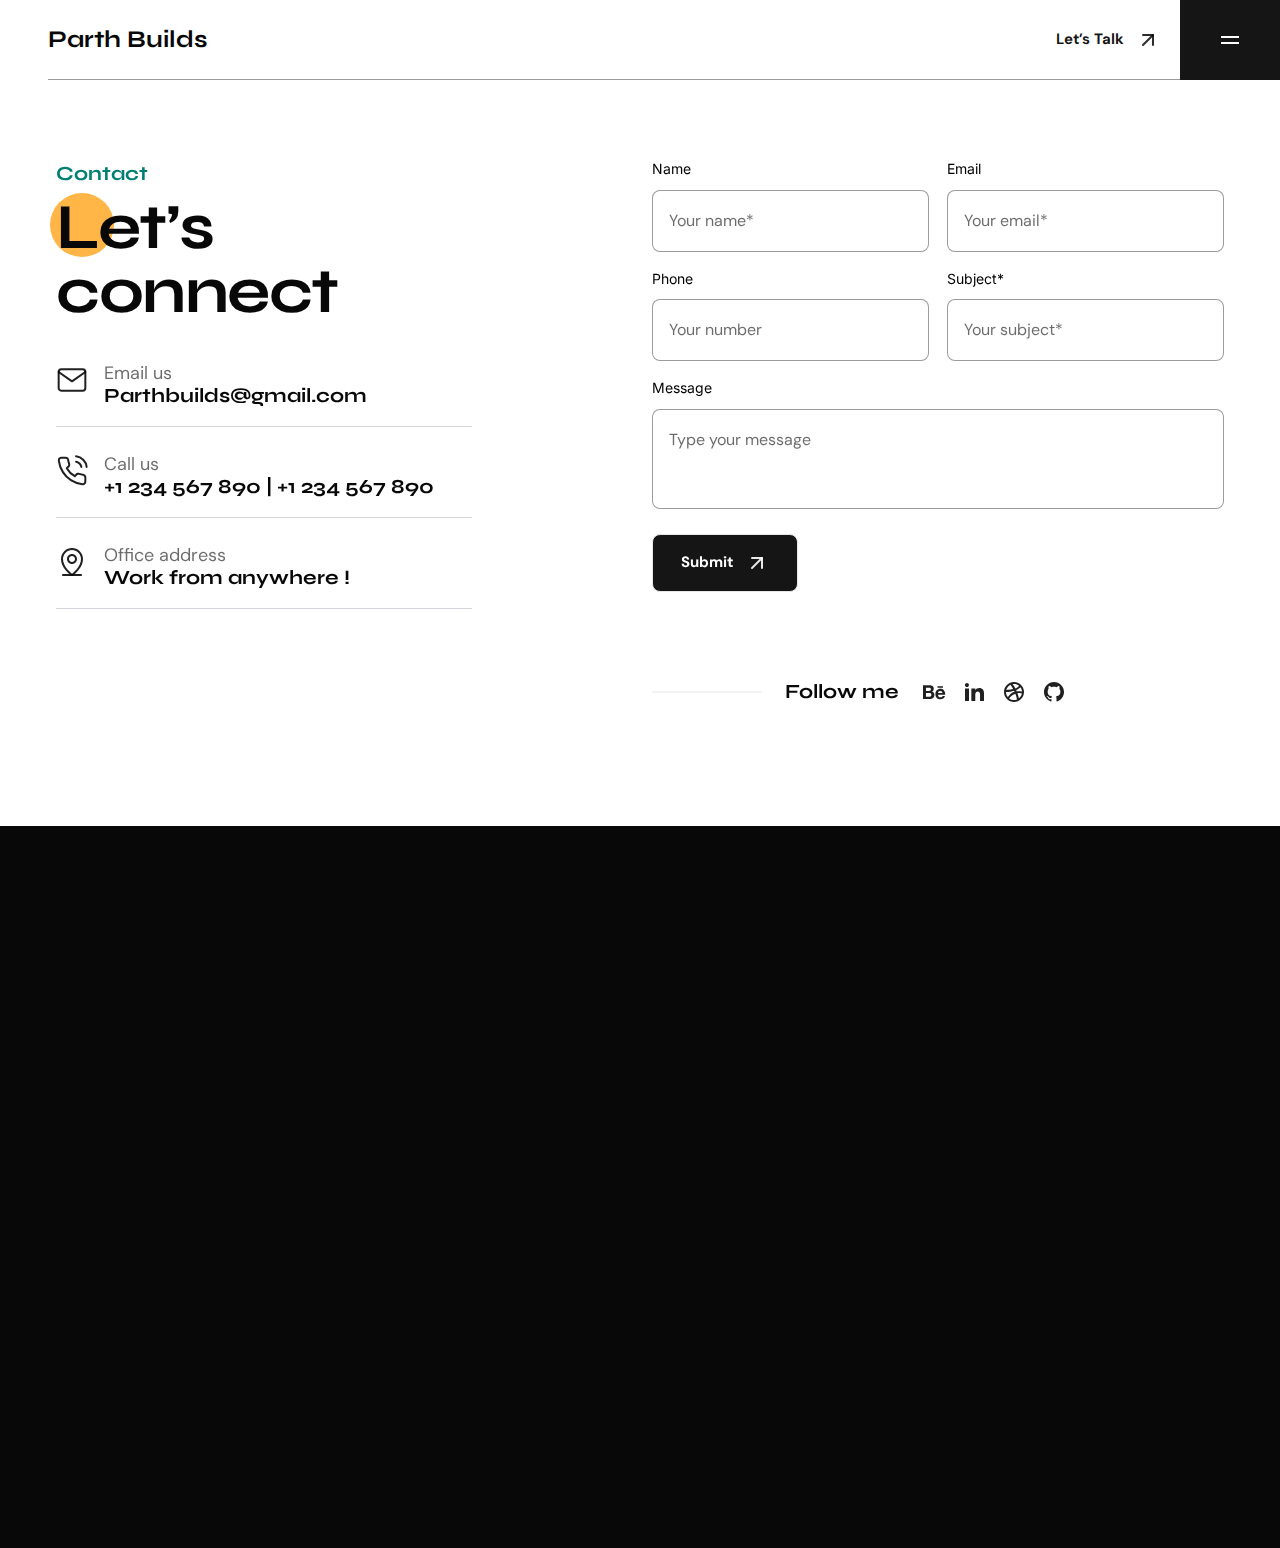
<file: PUBLIC_HTML/contact.html>
<!DOCTYPE html>
<html class="no-js" lang="en">

<head>
    <meta charset="utf-8" />
    <meta http-equiv="x-ua-compatible" content="ie=edge" />
    <title>Perez - Tailwind CSS Personal Portfolio Template</title>
    <meta name="AdsBot-Google" content="noindex follow" />
    <meta name="description" content="Perez - Tailwind CSS Personal Portfolio Template">
    <meta name="viewport" content="width=device-width, initial-scale=1, shrink-to-fit=no" />

    <!-- Favicon -->
    <link rel="shortcut icon" type="image/x-icon" href="assets/images/favicon.png" />

    <!-- CSS (Font, Vendor, Icon, Plugins & Style CSS files) -->

    <!-- Font CSS -->

    <link rel="preconnect" href="https://fonts.googleapis.com">
    <link rel="preconnect" href="https://fonts.gstatic.com" crossorigin>
    <link href="https://fonts.googleapis.com/css2?family=DM+Sans:ital,opsz,wght@0,9..40,100;0,9..40,200;0,9..40,300;0,9..40,400;0,9..40,500;0,9..40,600;0,9..40,700;0,9..40,800;0,9..40,900;0,9..40,1000;1,9..40,100;1,9..40,200;1,9..40,300;1,9..40,400;1,9..40,500;1,9..40,600;1,9..40,700;1,9..40,800;1,9..40,900;1,9..40,1000&family=Inter:wght@100;200;300;400;500;600;700;800;900&family=Poppins:ital,wght@0,100;0,200;0,300;0,400;0,500;0,600;0,700;0,800;0,900;1,100;1,200;1,300;1,400;1,500;1,600;1,700;1,800;1,900&family=Syne:wght@400;500;600;700;800&display=swap" rel="stylesheet">

    <!-- Plugins CSS (All Plugins Files) -->
    <link rel="stylesheet" href="assets/css/plugins/aos.css" />


    <!-- Style CSS -->
    <link rel="stylesheet" href="assets/css/style.css" />

</head>

<body>
    <div class="overflow-x-hidden">
        <!-- Header start -->

        <header id="sticky-header" class="xl:pl-12 bg-white">
            <div class="flex pl-4 xl:pl-0">

                <div class="flex-1 flex items-center justify-between border-b border-black-800 border-opacity-40">

                    <h3 class="text-black-800 font-bold font-Syne text-2xl">
                        Parth Builds
                    </h3>

                    <!-- Link Start -->
                    <a href="contact.html" class="flex items-center flex-wrap py-[6px] px-3 text-[15px] font-bold text-active leading-none mr-2 transition-all duration-300 hover:text-orange group">Let’s
                        Talk
                        <span class="inline-block ml-3 group-hover:animate-arrow-move-up">
        <svg width="24" height="24" viewBox="0 0 24 24" fill="none" xmlns="http://www.w3.org/2000/svg">
          <path d="M7 17L17 7" stroke="currentColor" stroke-opacity="0.9" stroke-width="2" stroke-linecap="round"
            stroke-linejoin="round" />
          <path d="M7 7H17V17" stroke="currentColor" stroke-opacity="0.9" stroke-width="2" stroke-linecap="round"
            stroke-linejoin="round" />
        </svg>
      </span>
                    </a>
                    <!-- Link End -->
                </div>


                <!-- Button Start -->
                <div id="offcanvas-toggle" class="flex-none bg-active flex items-center flex-wrap justify-center py-7 px-[38px] cursor-pointer">
                    <button>
                        <svg width="24" height="24" viewBox="0 0 24 24" fill="none" xmlns="http://www.w3.org/2000/svg">
                            <rect x="3" y="8" width="18" height="2" fill="white" />
                            <rect x="3" y="14" width="18" height="2" fill="white" />
                        </svg>

                    </button>
                </div>
                <!-- Button End -->

            </div>
        </header>


        <!-- offcanvas-menu start -->
        <div id="offcanvas" class="offcanvas right-0 top-0 bottom-0 z-50 transform translate-x-full fixed h-full w-[350px] md:w-[460px] transition-all ease-in-out duration-300 bg-black-800 pl-8 flex flex-wrap flex-col justify-between">
            <!-- close button start -->

            <div>
                <div class="flex flex-wrap justify-between items-center border-b border-border-white mb-[80px]">
                    <h3 class="text-white font-bold font-Syne text-2xl">
                        Parth Builds
                    </h3>
                    <button id="offcanvas-close" class="offcanvas-close bg-primary py-7 px-[38px]" aria-label="offcanvas">
                        <svg width="24" height="24" viewBox="0 0 24 24" fill="none" xmlns="http://www.w3.org/2000/svg">
                            <path fill-rule="evenodd" clip-rule="evenodd" d="M19.2803 4.71967C19.5732 5.01256 19.5732 5.48744 19.2803 5.78033L5.78033 19.2803C5.48744 19.5732 5.01256 19.5732 4.71967 19.2803C4.42678 18.9874 4.42678 18.5126 4.71967 18.2197L18.2197 4.71967C18.5126 4.42678 18.9874 4.42678 19.2803 4.71967Z" fill="white" />
                            <path fill-rule="evenodd" clip-rule="evenodd" d="M4.71967 4.71967C5.01256 4.42678 5.48744 4.42678 5.78033 4.71967L19.2803 18.2197C19.5732 18.5126 19.5732 18.9874 19.2803 19.2803C18.9874 19.5732 18.5126 19.5732 18.2197 19.2803L4.71967 5.78033C4.42678 5.48744 4.42678 5.01256 4.71967 4.71967Z" fill="white" />
                        </svg>
                    </button>
                </div>

                <!-- close button end -->

                <!-- offcanvas-menu start -->

                <nav class="offcanvas-menu mr-[40px] flex flex-wrap flex-col justify-between">
                    <ul>
                        <li class="border-b border-border-white py-4 group">
                            <a href="index.html" class="text-white text-xl font-bold font-Syne leading-none flex flex-wrap items-center justify-between hover:text-orange transition duration-300">Home
                                <span class="inline-block group-hover:animate-arrow-move-up">
              <svg width="24" height="24" viewBox="0 0 24 24" fill="none" xmlns="http://www.w3.org/2000/svg">
                <path d="M7 17L17 7" stroke="currentColor" stroke-opacity="0.9" stroke-width="2" stroke-linecap="round"
                  stroke-linejoin="round"></path>
                <path d="M7 7H17V17" stroke="currentColor" stroke-opacity="0.9" stroke-width="2" stroke-linecap="round"
                  stroke-linejoin="round"></path>
              </svg>
            </span>
                            </a>
                        </li>
                        <li class="border-b border-border-white py-4 group">
                            <a href="about.html" class="text-white text-xl font-bold font-Syne leading-none flex flex-wrap items-center justify-between hover:text-orange transition duration-300">About
                                <span class="inline-block group-hover:animate-arrow-move-up">
              <svg width="24" height="24" viewBox="0 0 24 24" fill="none" xmlns="http://www.w3.org/2000/svg">
                <path d="M7 17L17 7" stroke="currentColor" stroke-opacity="0.9" stroke-width="2" stroke-linecap="round"
                  stroke-linejoin="round"></path>
                <path d="M7 7H17V17" stroke="currentColor" stroke-opacity="0.9" stroke-width="2" stroke-linecap="round"
                  stroke-linejoin="round"></path>
              </svg>
            </span>
                            </a>

                        </li>
                        <li class="border-b border-border-white py-4 group">
                            <a href="projects.html" class="text-white text-xl font-bold font-Syne leading-none flex flex-wrap items-center justify-between hover:text-orange transition duration-300">Project
                                <span class="inline-block group-hover:animate-arrow-move-up">
              <svg width="24" height="24" viewBox="0 0 24 24" fill="none" xmlns="http://www.w3.org/2000/svg">
                <path d="M7 17L17 7" stroke="currentColor" stroke-opacity="0.9" stroke-width="2" stroke-linecap="round"
                  stroke-linejoin="round"></path>
                <path d="M7 7H17V17" stroke="currentColor" stroke-opacity="0.9" stroke-width="2" stroke-linecap="round"
                  stroke-linejoin="round"></path>
              </svg>
            </span>
                            </a>
                        </li>
                        
                        <li class="border-b border-border-white py-4 group">
                            <a href="blog.html" class="text-white text-xl font-bold font-Syne leading-none flex flex-wrap items-center justify-between hover:text-orange transition duration-300">Blog
                                <span class="inline-block group-hover:animate-arrow-move-up">
              <svg width="24" height="24" viewBox="0 0 24 24" fill="none" xmlns="http://www.w3.org/2000/svg">
                <path d="M7 17L17 7" stroke="currentColor" stroke-opacity="0.9" stroke-width="2" stroke-linecap="round"
                  stroke-linejoin="round"></path>
                <path d="M7 7H17V17" stroke="currentColor" stroke-opacity="0.9" stroke-width="2" stroke-linecap="round"
                  stroke-linejoin="round"></path>
              </svg>
            </span>
                            </a>
                        </li>
                        

                        <li class="border-b border-border-white py-4 group">
                            <a href="contact.html" class="text-white text-xl font-bold font-Syne leading-none flex flex-wrap items-center justify-between hover:text-orange transition duration-300">Contact
                                <span class="inline-block group-hover:animate-arrow-move-up">
              <svg width="24" height="24" viewBox="0 0 24 24" fill="none" xmlns="http://www.w3.org/2000/svg">
                <path d="M7 17L17 7" stroke="currentColor" stroke-opacity="0.9" stroke-width="2" stroke-linecap="round"
                  stroke-linejoin="round"></path>
                <path d="M7 7H17V17" stroke="currentColor" stroke-opacity="0.9" stroke-width="2" stroke-linecap="round"
                  stroke-linejoin="round"></path>
              </svg>
            </span>
                            </a>
                        </li>

                    </ul>
                </nav>

            </div>


            <nav class="pb-10">
                <ul class="flex flex-wrap gap-x-4 items-center">
                    <li>
                        <a href="https://instagram.com/parthbuilds" class="text-white hover:text-orange">
                            <svg width="24" height="24" viewBox="0 0 24 24" fill="none" xmlns="http://www.w3.org/2000/svg">
                                <path d="M7.75 2C4.245 2 2 4.245 2 7.75v8.5C2 19.755 4.245 22 7.75 22h8.5C19.755 22 22 19.755 22 16.25v-8.5C22 4.245 19.755 2 16.25 2h-8.5zM12 6.75a5.25 5.25 0 110 10.5 5.25 5.25 0 010-10.5zm0 1.5a3.75 3.75 0 100 7.5 3.75 3.75 0 000-7.5zm6.75-.5a.875.875 0 110 1.75.875.875 0 010-1.75z" fill="currentColor" fill-opacity="0.9"></path>
                            </svg>
                        </a>
                    </li>
                    <li><a href="https://linkedin.com/in/parth-pandey-alpha" class="text-white hover:text-orange"><svg width="24" height="24" viewBox="0 0 24 24" fill="none" xmlns="http://www.w3.org/2000/svg">
                                <path d="M6.94043 5.00002C6.94017 5.53046 6.7292 6.03906 6.35394 6.41394C5.97868 6.78883 5.46986 6.99929 4.93943 6.99902C4.409 6.99876 3.90039 6.78779 3.52551 6.41253C3.15062 6.03727 2.94016 5.52846 2.94043 4.99802C2.9407 4.46759 3.15166 3.95899 3.52692 3.5841C3.90218 3.20922 4.411 2.99876 4.94143 2.99902C5.47186 2.99929 5.98047 3.21026 6.35535 3.58552C6.73024 3.96078 6.9407 4.46959 6.94043 5.00002ZM7.00043 8.48002H3.00043V21H7.00043V8.48002ZM13.3204 8.48002H9.34043V21H13.2804V14.43C13.2804 10.77 18.0504 10.43 18.0504 14.43V21H22.0004V13.07C22.0004 6.90002 14.9404 7.13002 13.2804 10.16L13.3204 8.48002Z" fill="currentColor" fill-opacity="0.9"></path>
                            </svg>
                        </a></li>
                            <a href="https://facebook.com/Parth-builds" class="text-white hover:text-orange">
                                <svg width="24" height="24" viewBox="0 0 24 24" fill="none" xmlns="http://www.w3.org/2000/svg">
                                    <path d="M22 12C22 6.477 17.523 2 12 2S2 6.477 2 12c0 4.991 3.657 9.128 8.438 9.878v-6.991h-2.54v-2.887h2.54V9.908c0-2.506 1.492-3.89 3.776-3.89 1.094 0 2.239.195 2.239.195v2.46h-1.26c-1.242 0-1.628.772-1.628 1.561v1.874h2.773l-.443 2.887h-2.33V21.88C18.343 21.13 22 16.991 22 12z" fill="currentColor" fill-opacity="0.9"></path>
                                </svg>
                            </a>
                        </li>
                    <li><a href="https://github.com/parthbuilds" class="text-white hover:text-orange"><svg width="24" height="24" viewBox="0 0 24 24" fill="none" xmlns="http://www.w3.org/2000/svg">
                                <path d="M12.001 2C6.47598 2 2.00098 6.475 2.00098 12C1.99977 14.0992 2.65958 16.1454 3.88679 17.8484C5.114 19.5515 6.84631 20.8249 8.83798 21.488C9.33798 21.575 9.52598 21.275 9.52598 21.012C9.52598 20.775 9.51298 19.988 9.51298 19.15C7.00098 19.613 6.35098 18.538 6.15098 17.975C6.03798 17.687 5.55098 16.8 5.12598 16.562C4.77598 16.375 4.27598 15.912 5.11298 15.9C5.90098 15.887 6.46298 16.625 6.65098 16.925C7.55098 18.437 8.98798 18.012 9.56298 17.75C9.65098 17.1 9.91298 16.663 10.201 16.413C7.97598 16.163 5.65098 15.3 5.65098 11.475C5.65098 10.387 6.03798 9.488 6.67598 8.788C6.57598 8.538 6.22598 7.513 6.77598 6.138C6.77598 6.138 7.61298 5.875 9.52598 7.162C10.3401 6.9364 11.1812 6.82302 12.026 6.825C12.876 6.825 13.726 6.937 14.526 7.162C16.439 5.862 17.276 6.138 17.276 6.138C17.826 7.513 17.476 8.538 17.376 8.788C18.013 9.488 18.401 10.375 18.401 11.475C18.401 15.313 16.064 16.163 13.839 16.413C14.201 16.725 14.514 17.325 14.514 18.263C14.514 19.6 14.501 20.675 14.501 21.013C14.501 21.275 14.689 21.587 15.189 21.487C17.1738 20.8166 18.8985 19.5408 20.1203 17.8389C21.3421 16.1371 21.9995 14.095 22 12C22 6.475 17.525 2 12 2H12.001Z" fill="currentColor" fill-opacity="0.9"></path>
                            </svg>
                        </a></li>
                </ul>
            </nav>
        </div>
        <!-- offcanvas-menu end -->

        <!-- Header end -->


        <!-- Portfolio Section Start -->
        <section class="bg-white pt-20 pb-[120px]">
            <div class="container mx-auto">
                <div class="grid grid-cols-12 gap-6">
                    <div class="col-span-12 lg:col-span-6" data-aos="fade-up">
                        <div class="font-bold font-Syne leading-none flex flex-wrap flex-col gap-y-2 mb-10">
                            <span class="text-orange text-xl">Contact</span>
                            <h3 class="text-black-800 text-4xl lg:text-5xl xl:text-[64px] tracking-[-1.5px]">
                                <span
                                    class="relative z-[1] before:rounded-full before:bg-primary before:block before:absolute before:top-[4px] before:left-[-6px] before:-z-[1] before:w-[36px] lg:before:w-[48px] xl:before:w-[64px] before:h-[36px] lg:before:h-[48px] xl:before:h-[64px]">Le</span>t’s
                                <br class="hidden lg:block" />
                                connect
                            </h3>
                        </div>


                        <div class="flex flex-wrap flex-col gap-7">
                            <div class="flex flex-wrap gap-4 pb-4 border-b border-gray-300 lg:max-w-[416px]">
                                <span>
                                    <svg width="32" height="32" viewBox="0 0 32 32" fill="none"
                                        xmlns="http://www.w3.org/2000/svg">
                                        <path
                                            d="M5.33366 5.33325H26.667C28.1337 5.33325 29.3337 6.53325 29.3337 7.99992V23.9999C29.3337 25.4666 28.1337 26.6666 26.667 26.6666H5.33366C3.86699 26.6666 2.66699 25.4666 2.66699 23.9999V7.99992C2.66699 6.53325 3.86699 5.33325 5.33366 5.33325Z"
                                            stroke="#080808" stroke-opacity="0.9" stroke-width="2"
                                            stroke-linecap="round" stroke-linejoin="round" />
                                        <path d="M29.3337 8L16.0003 17.3333L2.66699 8" stroke="#080808"
                                            stroke-opacity="0.9" stroke-width="2" stroke-linecap="round"
                                            stroke-linejoin="round" />
                                    </svg>

                                </span>
                                <div class="flex flex-wrap flex-col flex-1">
                                    <span class="paragraph !leading-none">Email us</span>
                                    <h5 class="text-xl font-bold font-Syne text-black-800 leading-7">Parthbuilds@gmail.com
                                    </h5>
                                </div>
                            </div>
                            <div class="flex flex-wrap gap-4 pb-4 border-b border-gray-300 lg:max-w-[416px]">
                                <span>
                                    <svg width="32" height="32" viewBox="0 0 32 32" fill="none"
                                        xmlns="http://www.w3.org/2000/svg">
                                        <path
                                            d="M20.0663 6.66658C21.3686 6.92067 22.5654 7.55759 23.5037 8.49583C24.4419 9.43407 25.0788 10.6309 25.3329 11.9333M20.0663 1.33325C22.772 1.63383 25.295 2.84548 27.2212 4.76926C29.1474 6.69304 30.3623 9.2146 30.6663 11.9199M29.3329 22.5599V26.5599C29.3344 26.9313 29.2584 27.2988 29.1096 27.639C28.9608 27.9793 28.7427 28.2847 28.469 28.5357C28.1954 28.7868 27.8724 28.9779 27.5206 29.0969C27.1688 29.2158 26.7961 29.26 26.4263 29.2266C22.3234 28.7808 18.3823 27.3788 14.9196 25.1333C11.698 23.0861 8.9667 20.3548 6.91959 17.1333C4.66622 13.6549 3.26391 9.69458 2.82625 5.57325C2.79293 5.20454 2.83675 4.83293 2.95492 4.48208C3.07309 4.13124 3.26301 3.80884 3.51261 3.53541C3.7622 3.26199 4.06599 3.04353 4.40464 2.89395C4.74329 2.74436 5.10937 2.66693 5.47959 2.66659H9.47959C10.1267 2.66022 10.754 2.88936 11.2446 3.3113C11.7352 3.73323 12.0557 4.31918 12.1463 4.95992C12.3151 6.24001 12.6282 7.49689 13.0796 8.70659C13.259 9.18382 13.2978 9.70247 13.1915 10.2011C13.0851 10.6997 12.8381 11.1574 12.4796 11.5199L10.7863 13.2133C12.6843 16.5513 15.4482 19.3152 18.7863 21.2133L20.4796 19.5199C20.8421 19.1614 21.2998 18.9144 21.7984 18.808C22.297 18.7017 22.8157 18.7405 23.2929 18.9199C24.5026 19.3713 25.7595 19.6844 27.0396 19.8533C27.6873 19.9446 28.2788 20.2709 28.7016 20.7699C29.1245 21.269 29.3491 21.906 29.3329 22.5599Z"
                                            stroke="#080808" stroke-opacity="0.9" stroke-width="2"
                                            stroke-linecap="round" stroke-linejoin="round" />
                                    </svg>


                                </span>
                                <div class="flex flex-wrap flex-col flex-1">
                                    <span class="paragraph !leading-none">Call us</span>
                                    <h5 class="text-xl font-bold font-Syne text-black-800 leading-7">+1 234 567 890 | +1
                                        234 567 890
                                    </h5>
                                </div>
                            </div>
                            <div class="flex flex-wrap gap-4 pb-4 border-b border-gray-300 lg:max-w-[416px]">
                                <span>
                                    <svg width="32" height="32" viewBox="0 0 32 32" fill="none"
                                        xmlns="http://www.w3.org/2000/svg">
                                        <path fill-rule="evenodd" clip-rule="evenodd"
                                            d="M6 29C6 28.4477 6.44772 28 7 28H25C25.5523 28 26 28.4477 26 29C26 29.5523 25.5523 30 25 30H7C6.44772 30 6 29.5523 6 29Z"
                                            fill="#080808" fill-opacity="0.9" />
                                        <path fill-rule="evenodd" clip-rule="evenodd"
                                            d="M16 10C14.3431 10 13 11.3431 13 13C13 14.6569 14.3431 16 16 16C17.6569 16 19 14.6569 19 13C19 11.3431 17.6569 10 16 10ZM11 13C11 10.2386 13.2386 8 16 8C18.7614 8 21 10.2386 21 13C21 15.7614 18.7614 18 16 18C13.2386 18 11 15.7614 11 13Z"
                                            fill="#080808" fill-opacity="0.9" />
                                        <path fill-rule="evenodd" clip-rule="evenodd"
                                            d="M16 4C13.6131 4 11.3239 4.94821 9.63604 6.63604C7.94821 8.32387 7 10.6131 7 13C7 17.1399 9.31185 20.9096 11.7546 23.7188C12.9638 25.1094 14.1755 26.2305 15.0851 27.0037C15.4449 27.3095 15.7562 27.5599 16 27.75C16.2438 27.5599 16.5551 27.3095 16.9149 27.0037C17.8245 26.2305 19.0362 25.1094 20.2454 23.7188C22.6882 20.9096 25 17.1399 25 13C25 10.6131 24.0518 8.32387 22.364 6.63604C20.6761 4.94821 18.3869 4 16 4ZM16 29C15.4265 29.8192 15.4263 29.819 15.4259 29.8188L15.4251 29.8182L15.4228 29.8166L15.4154 29.8114L15.39 29.7933C15.3683 29.7778 15.3375 29.7557 15.2981 29.7269C15.2192 29.6693 15.1059 29.5853 14.9631 29.4762C14.6775 29.2579 14.2732 28.9384 13.7899 28.5276C12.8245 27.707 11.5362 26.5156 10.2454 25.0312C7.68815 22.0904 5 17.8601 5 13C5 10.0826 6.15893 7.28473 8.22183 5.22183C10.2847 3.15893 13.0826 2 16 2C18.9174 2 21.7153 3.15893 23.7782 5.22183C25.8411 7.28473 27 10.0826 27 13C27 17.8601 24.3118 22.0904 21.7546 25.0312C20.4638 26.5156 19.1755 27.707 18.2101 28.5276C17.7268 28.9384 17.3225 29.2579 17.0369 29.4762C16.8941 29.5853 16.7808 29.6693 16.7019 29.7269C16.6625 29.7557 16.6317 29.7778 16.61 29.7933L16.5846 29.8114L16.5772 29.8166L16.5749 29.8182L16.5741 29.8188C16.5737 29.819 16.5735 29.8192 16 29ZM16 29L16.5735 29.8192C16.2291 30.0603 15.7709 30.0603 15.4265 29.8192L16 29Z"
                                            fill="#080808" fill-opacity="0.9" />
                                    </svg>


                                </span>
                                <div class="flex flex-wrap flex-col flex-1">
                                    <span class="paragraph !leading-none">Office address</span>
                                    <h5 class="text-xl font-bold font-Syne text-black-800 leading-7">Work from anywhere !
                                    </h5>
                                </div>
                            </div>
                        </div>
                    </div>
                    <div class="col-span-12 lg:col-span-6" data-aos="fade-up" data-aos-delay="300">
                        <form id="contact-form" action="mail.php" method="post" class="grid grid-cols-12 gap-[18px]">
                            <div class="col-span-12 md:col-span-6">
                                <label class="text-sm font-normal font-Inter leading-tight mb-3 block" for="name">Name</label>
                                <input id="name" class="font-normal w-full leading-7 placeholder:opacity-100 placeholder:text-black-text-600 border border-black-800 border-opacity-40 rounded-[8px] p-4 focus:border-black-800 focus:border-opacity-40 focus:outline-none " type="text" required placeholder="Your name*" name="name">
                            </div>
                            <div class="col-span-12 md:col-span-6">
                                <label class="text-sm font-normal font-Inter leading-tight mb-3 block" for="Email">Email</label>
                                <input id="Email" class="font-normal w-full leading-7 placeholder:opacity-100 placeholder:text-black-text-600 border border-black-800 border-opacity-40 rounded-[8px] p-4 focus:border-black-800 focus:border-opacity-40 focus:outline-none " type="email" required placeholder="Your email*" name="email">
                            </div>
                            <div class="col-span-12 md:col-span-6">
                                <label class="text-sm font-normal font-Inter leading-tight mb-3 block" for="Phone">Phone</label>
                                <input id="Phone" class="font-normal w-full leading-7 placeholder:opacity-100 placeholder:text-black-text-600 border border-black-800 border-opacity-40 rounded-[8px] p-4 focus:border-black-800 focus:border-opacity-40 focus:outline-none " type="text" required placeholder="Your number" name="phone">
                            </div>
                            <div class="col-span-12 md:col-span-6">
                                <label class="text-sm font-normal font-Inter leading-tight mb-3 block" for="Subject">Subject*</label>
                                <input id="Subject" class="font-normal w-full leading-7 placeholder:opacity-100 placeholder:text-black-text-600 border border-black-800 border-opacity-40 rounded-[8px] p-4 focus:border-black-800 focus:border-opacity-40 focus:outline-none " type="text" required placeholder="Your subject*" name="subject">
                            </div>

                            <div class="col-span-12">
                                <label class="text-sm font-normal font-Inter leading-tight mb-3 block" for="Message">Message</label>
                                <textarea class="h-[100px] font-normal w-full leading-7 placeholder:opacity-100 placeholder:text-black-text-600 border border-black-800 border-opacity-40 rounded-[8px] p-4 focus:border-black-800 focus:border-opacity-40 focus:outline-none resize-none" name="message" id="Message" cols="30" rows="10" required placeholder="Type your message"></textarea>
                            </div>


                            <div class="col-span-12">
                                <button class="flex items-center flex-wrap btn-primary group" type="submit">Submit
                                    <span class="inline-block ml-3 group-hover:animate-arrow-move-up">
        <svg width="24" height="24" viewBox="0 0 24 24" fill="none" xmlns="http://www.w3.org/2000/svg">
          <path d="M7 17L17 7" stroke="currentColor" stroke-opacity="0.9" stroke-width="2" stroke-linecap="round"
            stroke-linejoin="round"></path>
          <path d="M7 7H17V17" stroke="currentColor" stroke-opacity="0.9" stroke-width="2" stroke-linecap="round"
            stroke-linejoin="round"></path>
        </svg>
      </span>
                                </button>
                                <p class="form-message mt-3"></p>
                            </div>

                            <div class="col-span-12">
                                <div class="justify-start sm:items-center gap-[23px] inline-flex mt-14 flex-col sm:flex-row">
                                    <svg width="110" height="2" viewBox="0 0 110 2" fill="none" xmlns="http://www.w3.org/2000/svg">
                                        <path d="M0 1H110" stroke="#080808" stroke-opacity="0.1" />
                                    </svg>

                                    <div class="flex flex-wrap gap-[23px]">
                                        <h4 class="text-black-800 text-xl font-bold font-Syne leading-7">Follow me</h4>

                                        <ul class="flex flex-wrap gap-x-4 items-center">
                                            <li><a href="#" class="text-black-800 transition-all duration-300 hover:text-orange">
                                                    <svg width="24" height="24" viewBox="0 0 24 24" fill="none" xmlns="http://www.w3.org/2000/svg">
                                                        <path d="M7.443 5.3501C8.082 5.3501 8.673 5.4001 9.213 5.5481C9.754 5.6471 10.197 5.8451 10.59 6.0921C10.984 6.3401 11.279 6.6861 11.475 7.1311C11.672 7.5761 11.771 8.1211 11.771 8.7141C11.771 9.4071 11.623 10.0001 11.279 10.4451C10.984 10.8911 10.492 11.2861 9.902 11.5831C10.738 11.8311 11.377 12.2761 11.771 12.8701C12.164 13.4631 12.41 14.2051 12.41 15.0461C12.41 15.7391 12.262 16.3321 12.016 16.8271C11.771 17.3221 11.377 17.7671 10.934 18.0641C10.4528 18.3824 9.92083 18.6164 9.361 18.7561C8.771 18.9051 8.181 19.0041 7.591 19.0041H1V5.3501H7.443ZM7.049 10.8901C7.59 10.8901 8.033 10.7421 8.377 10.4951C8.721 10.2481 8.869 9.8021 8.869 9.2581C8.869 8.9611 8.819 8.6651 8.721 8.4671C8.623 8.2691 8.475 8.1201 8.279 7.9721C8.082 7.8731 7.885 7.7741 7.639 7.7251C7.393 7.6751 7.148 7.6751 6.852 7.6751H4V10.8911H7.05L7.049 10.8901ZM7.197 16.7281C7.492 16.7281 7.787 16.6781 8.033 16.6291C8.279 16.5791 8.525 16.4811 8.721 16.3321C8.92138 16.1873 9.08903 16.002 9.213 15.7881C9.311 15.5411 9.41 15.2441 9.41 14.8981C9.41 14.2051 9.213 13.7111 8.82 13.3641C8.426 13.0671 7.885 12.9191 7.246 12.9191H4V16.7291L7.197 16.7281ZM16.689 16.6781C17.082 17.0741 17.672 17.2721 18.459 17.2721C19 17.2721 19.492 17.1241 19.885 16.8771C20.279 16.5801 20.525 16.2831 20.623 15.9871H23.033C22.639 17.1731 22.049 18.0141 21.263 18.5591C20.475 19.0531 19.541 19.3501 18.41 19.3501C17.6864 19.3523 16.9688 19.218 16.295 18.9541C15.6887 18.7267 15.148 18.353 14.721 17.8661C14.2643 17.4107 13.9267 16.8498 13.738 16.2331C13.492 15.5901 13.393 14.8981 13.393 14.1061C13.393 13.3641 13.492 12.6721 13.738 12.0281C13.9749 11.4085 14.3252 10.8384 14.771 10.3471C15.2201 9.88594 15.7543 9.51613 16.344 9.2581C17.0007 8.99416 17.7022 8.85969 18.41 8.8621C19.246 8.8621 19.984 9.0111 20.623 9.3571C21.263 9.7031 21.754 10.0991 22.147 10.6931C22.541 11.2371 22.837 11.8801 23.033 12.5731C23.131 13.2651 23.18 13.9581 23.131 14.7491H16C16 15.5411 16.295 16.2831 16.689 16.6791V16.6781ZM19.787 11.4841C19.443 11.1381 18.902 10.9401 18.262 10.9401C17.82 10.9401 17.475 11.0401 17.18 11.1881C16.885 11.3361 16.689 11.5341 16.492 11.7321C16.311 11.9234 16.1912 12.1643 16.148 12.4241C16.098 12.6721 16.049 12.8701 16.049 13.0671H20.475C20.377 12.3251 20.131 11.8311 19.787 11.4841ZM15.459 6.2901H20.967V7.6261H15.46V6.2901H15.459Z" fill="currentColor" fill-opacity="0.9"></path>
                                                    </svg>

                                                </a></li>
                                            <li><a href="#" class="text-black-800 transition-all duration-300 hover:text-orange"><svg width="24" height="24" viewBox="0 0 24 24" fill="none" xmlns="http://www.w3.org/2000/svg">
                                                        <path d="M6.94043 5.00002C6.94017 5.53046 6.7292 6.03906 6.35394 6.41394C5.97868 6.78883 5.46986 6.99929 4.93943 6.99902C4.409 6.99876 3.90039 6.78779 3.52551 6.41253C3.15062 6.03727 2.94016 5.52846 2.94043 4.99802C2.9407 4.46759 3.15166 3.95899 3.52692 3.5841C3.90218 3.20922 4.411 2.99876 4.94143 2.99902C5.47186 2.99929 5.98047 3.21026 6.35535 3.58552C6.73024 3.96078 6.9407 4.46959 6.94043 5.00002ZM7.00043 8.48002H3.00043V21H7.00043V8.48002ZM13.3204 8.48002H9.34043V21H13.2804V14.43C13.2804 10.77 18.0504 10.43 18.0504 14.43V21H22.0004V13.07C22.0004 6.90002 14.9404 7.13002 13.2804 10.16L13.3204 8.48002Z" fill="currentColor" fill-opacity="0.9"></path>
                                                    </svg>
                                                </a></li>
                                            <li><a href="#" class="text-black-800 transition-all duration-300 hover:text-orange"><svg width="24" height="24" viewBox="0 0 24 24" fill="none" xmlns="http://www.w3.org/2000/svg">
                                                        <path d="M19.989 11.572C19.907 9.99792 19.3596 8.4836 18.416 7.221C18.1285 7.53061 17.8212 7.82123 17.496 8.091C16.4969 8.92086 15.3805 9.5982 14.183 10.101C14.35 10.451 14.503 10.79 14.638 11.11V11.113C14.665 11.174 14.688 11.231 14.732 11.342L14.749 11.382C16.262 11.212 17.858 11.275 19.405 11.485C19.611 11.512 19.805 11.541 19.989 11.572ZM10.604 4.122C11.5786 5.49516 12.4772 6.92062 13.296 8.392C14.519 7.91 15.53 7.302 16.344 6.625C16.674 6.351 16.938 6.093 17.14 5.87C15.701 4.65972 13.8803 3.99733 12 4C11.524 4 11.058 4.042 10.604 4.121V4.122ZM4.253 9.997C4.93423 9.97981 5.61464 9.93878 6.293 9.874C7.93264 9.72734 9.55828 9.4525 11.155 9.052C10.3205 7.60221 9.41956 6.19171 8.455 4.825C7.42472 5.3354 6.51626 6.06141 5.79124 6.95379C5.06623 7.84617 4.54162 8.88404 4.253 9.997ZM5.783 17.035C6.25195 16.3575 6.77894 15.7221 7.358 15.136C8.812 13.646 10.528 12.486 12.514 11.846L12.576 11.828C12.411 11.464 12.256 11.139 12.1 10.833C10.264 11.368 8.33 11.702 6.403 11.875C5.463 11.96 4.62 11.997 4 12.003C3.99815 13.8356 4.62722 15.6128 5.783 17.035ZM15.004 19.415C14.6184 17.4703 14.0725 15.5607 13.372 13.706C11.372 14.433 9.776 15.496 8.543 16.764C8.0454 17.2664 7.60382 17.8213 7.226 18.419C8.60481 19.4478 10.2797 20.0025 12 20C13.0299 20.0015 14.0504 19.8035 15.005 19.417L15.004 19.415ZM16.878 18.34C18.4393 17.1398 19.5028 15.4057 19.865 13.47C19.525 13.385 19.094 13.3 18.62 13.234C17.5661 13.0823 16.4968 13.0712 15.44 13.201C16.035 14.8799 16.5154 16.5961 16.878 18.34ZM12 22C6.477 22 2 17.523 2 12C2 6.477 6.477 2 12 2C17.523 2 22 6.477 22 12C22 17.523 17.523 22 12 22Z" fill="currentColor" fill-opacity="0.9"></path>
                                                    </svg>
                                                </a></li>
                                            <li><a href="#" class="text-black-800 transition-all duration-300 hover:text-orange"><svg width="24" height="24" viewBox="0 0 24 24" fill="none" xmlns="http://www.w3.org/2000/svg">
                                                        <path d="M12.001 2C6.47598 2 2.00098 6.475 2.00098 12C1.99977 14.0992 2.65958 16.1454 3.88679 17.8484C5.114 19.5515 6.84631 20.8249 8.83798 21.488C9.33798 21.575 9.52598 21.275 9.52598 21.012C9.52598 20.775 9.51298 19.988 9.51298 19.15C7.00098 19.613 6.35098 18.538 6.15098 17.975C6.03798 17.687 5.55098 16.8 5.12598 16.562C4.77598 16.375 4.27598 15.912 5.11298 15.9C5.90098 15.887 6.46298 16.625 6.65098 16.925C7.55098 18.437 8.98798 18.012 9.56298 17.75C9.65098 17.1 9.91298 16.663 10.201 16.413C7.97598 16.163 5.65098 15.3 5.65098 11.475C5.65098 10.387 6.03798 9.488 6.67598 8.788C6.57598 8.538 6.22598 7.513 6.77598 6.138C6.77598 6.138 7.61298 5.875 9.52598 7.162C10.3401 6.9364 11.1812 6.82302 12.026 6.825C12.876 6.825 13.726 6.937 14.526 7.162C16.439 5.862 17.276 6.138 17.276 6.138C17.826 7.513 17.476 8.538 17.376 8.788C18.013 9.488 18.401 10.375 18.401 11.475C18.401 15.313 16.064 16.163 13.839 16.413C14.201 16.725 14.514 17.325 14.514 18.263C14.514 19.6 14.501 20.675 14.501 21.013C14.501 21.275 14.689 21.587 15.189 21.487C17.1738 20.8166 18.8985 19.5408 20.1203 17.8389C21.3421 16.1371 21.9995 14.095 22 12C22 6.475 17.525 2 12 2H12.001Z" fill="currentColor" fill-opacity="0.9"></path>
                                                    </svg>
                                                </a></li>

                                        </ul>
                                    </div>
                                </div>
                            </div>

                        </form>
                    </div>
                </div>
            </div>


        </section>
        <!-- Portfolio Section End -->


        <!-- Footer Start -->
        <footer class="footer bg-black-800 pt-[80px] lg:pt-[100px] xl:pt-[120px] pb-[60px]">
            <div class="container">
                <div class="overflow-x-hidden" data-aos="flip-down">
                    <div class="grid md:grid-cols-2 lg:grid-cols-3 gap-5 lg:gap-6">
                        <div class="pt-12">
                            <h3 class="text-white font-Syne font-bold text-4xl lg:text-5xl xl:text-[64px] tracking-[-1.5px]"><span
                    class="relative z-[1] before:rounded-full before:bg-primary before:block before:absolute before:top-[8px] before:left-[0] before:-z-[1] before:w-[36px] lg:before:w-[48px] xl:before:w-[60px] before:h-[36px] lg:before:h-[48px] xl:before:h-[60px]">Le</span>
                                t’s work together</h3>
                            <div class="flex flex-wrap items-center mt-10">
                                <span class="text-xl font-bold font-Syne text-white">Based in Bangalore |</span>
                                <div class="ml-5 md:ml-[5px] lg:ml-0 xl:ml-[16px] 2xl:ml-5">
                                    <ul class="flex flex-wrap gap-x-4 items-center">
                                        <li>
                                            <a href="https://instagram.com/parthbuilds" class="text-white hover:text-orange">
                                                <svg width="24" height="24" viewBox="0 0 24 24" fill="none" xmlns="http://www.w3.org/2000/svg">
                                                    <path d="M7.75 2C4.245 2 2 4.245 2 7.75v8.5C2 19.755 4.245 22 7.75 22h8.5C19.755 22 22 19.755 22 16.25v-8.5C22 4.245 19.755 2 16.25 2h-8.5zM12 6.75a5.25 5.25 0 110 10.5 5.25 5.25 0 010-10.5zm0 1.5a3.75 3.75 0 100 7.5 3.75 3.75 0 000-7.5zm6.75-.5a.875.875 0 110 1.75.875.875 0 010-1.75z" fill="currentColor" fill-opacity="0.9"></path>
                                                </svg>
                                            </a>
                                        </li>
                                        <li><a href="https://linkedin.com/in/parth-pandey-alpha" class="text-white hover:text-orange"><svg width="24" height="24" viewBox="0 0 24 24" fill="none" xmlns="http://www.w3.org/2000/svg">
                                                    <path d="M6.94043 5.00002C6.94017 5.53046 6.7292 6.03906 6.35394 6.41394C5.97868 6.78883 5.46986 6.99929 4.93943 6.99902C4.409 6.99876 3.90039 6.78779 3.52551 6.41253C3.15062 6.03727 2.94016 5.52846 2.94043 4.99802C2.9407 4.46759 3.15166 3.95899 3.52692 3.5841C3.90218 3.20922 4.411 2.99876 4.94143 2.99902C5.47186 2.99929 5.98047 3.21026 6.35535 3.58552C6.73024 3.96078 6.9407 4.46959 6.94043 5.00002ZM7.00043 8.48002H3.00043V21H7.00043V8.48002ZM13.3204 8.48002H9.34043V21H13.2804V14.43C13.2804 10.77 18.0504 10.43 18.0504 14.43V21H22.0004V13.07C22.0004 6.90002 14.9404 7.13002 13.2804 10.16L13.3204 8.48002Z" fill="currentColor" fill-opacity="0.9"></path>
                                                </svg>
                                            </a></li>
                                                <a href="https://facebook.com/Parth-builds" class="text-white hover:text-orange">
                                                    <svg width="24" height="24" viewBox="0 0 24 24" fill="none" xmlns="http://www.w3.org/2000/svg">
                                                        <path d="M22 12C22 6.477 17.523 2 12 2S2 6.477 2 12c0 4.991 3.657 9.128 8.438 9.878v-6.991h-2.54v-2.887h2.54V9.908c0-2.506 1.492-3.89 3.776-3.89 1.094 0 2.239.195 2.239.195v2.46h-1.26c-1.242 0-1.628.772-1.628 1.561v1.874h2.773l-.443 2.887h-2.33V21.88C18.343 21.13 22 16.991 22 12z" fill="currentColor" fill-opacity="0.9"></path>
                                                    </svg>
                                                </a>
                                            </li>
                                        <li><a href="https://github.com/parthbuilds" class="text-white hover:text-orange"><svg width="24" height="24" viewBox="0 0 24 24" fill="none" xmlns="http://www.w3.org/2000/svg">
                                                    <path d="M12.001 2C6.47598 2 2.00098 6.475 2.00098 12C1.99977 14.0992 2.65958 16.1454 3.88679 17.8484C5.114 19.5515 6.84631 20.8249 8.83798 21.488C9.33798 21.575 9.52598 21.275 9.52598 21.012C9.52598 20.775 9.51298 19.988 9.51298 19.15C7.00098 19.613 6.35098 18.538 6.15098 17.975C6.03798 17.687 5.55098 16.8 5.12598 16.562C4.77598 16.375 4.27598 15.912 5.11298 15.9C5.90098 15.887 6.46298 16.625 6.65098 16.925C7.55098 18.437 8.98798 18.012 9.56298 17.75C9.65098 17.1 9.91298 16.663 10.201 16.413C7.97598 16.163 5.65098 15.3 5.65098 11.475C5.65098 10.387 6.03798 9.488 6.67598 8.788C6.57598 8.538 6.22598 7.513 6.77598 6.138C6.77598 6.138 7.61298 5.875 9.52598 7.162C10.3401 6.9364 11.1812 6.82302 12.026 6.825C12.876 6.825 13.726 6.937 14.526 7.162C16.439 5.862 17.276 6.138 17.276 6.138C17.826 7.513 17.476 8.538 17.376 8.788C18.013 9.488 18.401 10.375 18.401 11.475C18.401 15.313 16.064 16.163 13.839 16.413C14.201 16.725 14.514 17.325 14.514 18.263C14.514 19.6 14.501 20.675 14.501 21.013C14.501 21.275 14.689 21.587 15.189 21.487C17.1738 20.8166 18.8985 19.5408 20.1203 17.8389C21.3421 16.1371 21.9995 14.095 22 12C22 6.475 17.525 2 12 2H12.001Z" fill="currentColor" fill-opacity="0.9"></path>
                                                </svg>
                                            </a></li>
                                    </ul>
                                </div>
                            </div>
                        </div>

                        <div class="py-9 px-7 border-border-white border rounded-2xl flex flex-col justify-between group">
                            <h3 class="text-xl font-bold font-Syne text-white">Looking for a hectic designer?</h3>
                            <div class="flex justify-between items-center">
                                <p class="text-2xl font-bold font-Syne leading-none text-orange ">Parthbuilds@gmail.com</p>
                                <a href="#" class="text-white group-hover:animate-arrow-move-up group-hover:text-orange">
                                    <svg width="40" height="40" viewBox="0 0 40 40" fill="none" xmlns="http://www.w3.org/2000/svg">
                                        <path d="M11.6667 28.3334L28.3334 11.6667" stroke="currentColor" stroke-width="1.5" stroke-linecap="round" stroke-linejoin="round" />
                                        <path d="M11.6667 11.6667H28.3334V28.3334" stroke="currentColor" stroke-width="1.5" stroke-linecap="round" stroke-linejoin="round" />
                                    </svg>

                                </a>
                            </div>
                        </div>

                        <div class="py-9 px-7 border-border-white border rounded-2xl flex flex-col justify-between group">
                            <h3 class="text-xl font-bold font-Syne text-white">Want a more in-depth look at my history?</h3>
                            <div class="flex justify-between items-center">
                                <p class="text-2xl font-bold font-Syne leading-none text-orange">+598 6879 9874</p>
                                <a href="#" class="text-white group-hover:animate-arrow-move-up group-hover:text-orange">
                                    <svg width="40" height="40" viewBox="0 0 40 40" fill="none" xmlns="http://www.w3.org/2000/svg">
                                        <path d="M11.6667 28.3334L28.3334 11.6667" stroke="currentColor" stroke-width="1.5" stroke-linecap="round" stroke-linejoin="round" />
                                        <path d="M11.6667 11.6667H28.3334V28.3334" stroke="currentColor" stroke-width="1.5" stroke-linecap="round" stroke-linejoin="round" />
                                    </svg>

                                </a>
                            </div>
                        </div>

                    </div>

                    <div class="grid grid-cols-1 gap-6">
                        <div class="py-[72px]">
                            <svg class="w-full" width="1281" height="77" viewBox="0 0 1281 77" fill="none" xmlns="http://www.w3.org/2000/svg">
                                <path d="M95.28 67.88H77.28L142.8 0.199951H172.8V77H142.8V24.68L151.8 28.4L104.4 77H68.4L20.88 28.52L30 24.8V77H0V0.199951H30L95.28 67.88Z" fill="#FFE9D9" />
                                <path d="M199.289 65.36V47.36H281.369V65.36H199.289ZM172.409 77L223.889 0.199951H257.249L309.209 77H276.209L231.689 8.23995H249.569L205.409 77H172.409Z" fill="#FFE9D9" />
                                <path d="M308.828 77V0.199951H401.588C408.868 0.199951 415.388 1.03995 421.148 2.71995C426.988 4.31995 431.588 7.03995 434.948 10.88C438.388 14.72 440.108 19.96 440.108 26.6C440.108 31 439.308 34.64 437.708 37.52C436.108 40.4 433.908 42.64 431.108 44.24C428.308 45.84 425.108 47 421.508 47.72C417.908 48.44 414.148 48.88 410.228 49.04L401.468 47.36C410.988 47.44 418.308 47.84 423.428 48.56C428.628 49.28 432.228 50.6 434.228 52.52C436.308 54.36 437.348 57.04 437.348 60.56V77H407.348V64.16C407.348 61.76 406.868 59.96 405.908 58.76C405.028 57.48 403.028 56.6 399.908 56.12C396.868 55.64 392.148 55.4 385.748 55.4H338.828V77H308.828ZM338.828 35.36H401.588C403.988 35.36 405.988 34.96 407.588 34.16C409.268 33.36 410.108 31.84 410.108 29.6C410.108 27.52 409.268 26.12 407.588 25.4C405.988 24.6 403.988 24.2 401.588 24.2H338.828V35.36Z" fill="#FFE9D9" />
                                <path d="M510.679 39.2V32.48L579.919 77H535.279L476.479 36.2L530.719 0.199951H573.439L510.679 39.2ZM446.719 0.199951H476.719V77H446.719V0.199951Z" fill="#FFE9D9" />
                                <path d="M635.328 26.72H719.808V49.52H635.328V26.72ZM716.448 0.199951H746.448V77H716.448V0.199951ZM609.648 0.199951H639.648V77H609.648V0.199951Z" fill="#FFE9D9" />
                                <path d="M783.281 44.6V54.2H874.481V77H753.281V0.199951H874.241V23H783.281V32.6H857.681V44.6H783.281Z" fill="#FFE9D9" />
                                <path d="M1000.4 53.48L989.239 59.84V0.199951H1019.24V77H989.239L898.879 24.68L910.039 18.2V77H880.039V0.199951H910.039L1000.4 53.48Z" fill="#FFE9D9" />
                                <path d="M1026.02 77V0.199951H1118.78C1126.06 0.199951 1132.58 1.03995 1138.34 2.71995C1144.18 4.31995 1148.78 7.03995 1152.14 10.88C1155.58 14.72 1157.3 19.96 1157.3 26.6C1157.3 31 1156.5 34.64 1154.9 37.52C1153.3 40.4 1151.1 42.64 1148.3 44.24C1145.5 45.84 1142.3 47 1138.7 47.72C1135.1 48.44 1131.34 48.88 1127.42 49.04L1118.66 47.36C1128.18 47.44 1135.5 47.84 1140.62 48.56C1145.82 49.28 1149.42 50.6 1151.42 52.52C1153.5 54.36 1154.54 57.04 1154.54 60.56V77H1124.54V64.16C1124.54 61.76 1124.06 59.96 1123.1 58.76C1122.22 57.48 1120.22 56.6 1117.1 56.12C1114.06 55.64 1109.34 55.4 1102.94 55.4H1056.02V77H1026.02ZM1056.02 35.36H1118.78C1121.18 35.36 1123.18 34.96 1124.78 34.16C1126.46 33.36 1127.3 31.84 1127.3 29.6C1127.3 27.52 1126.46 26.12 1124.78 25.4C1123.18 24.6 1121.18 24.2 1118.78 24.2H1056.02V35.36Z" fill="#FFE9D9" />
                                <path d="M1280.96 0.199951L1232.36 57.44V77H1202.36V57.44L1153.76 0.199951H1189.16L1228.64 50H1206.44L1245.56 0.199951H1280.96Z" fill="#FFE9D9" />
                            </svg>
                        </div>

                    </div>


                    <div class="border-t border-border-white pt-6 ">
                        <div class="grid grid-cols-12">

                            <div class="col-span-12 sm:col-span-8 order-last sm:order-first">
                                <p class="text-white text-lg font-normal font-sans leading-7">©2023 Parth Pandey, All Rights Reserved
                                </p>
                            </div>
                            <div class="col-span-12 sm:col-span-4 order-first sm:order-last">
                                <div class="flex justify-end mb-2 sm:mb-0">
                                    <a id="scrollUp" class="flex flex-wrap items-center gap-2 group" href="#" aria-label="scroll up">
                                        <span
                            class="text-white text-lg font-normal font-sans leading-7 transition-all group-hover:text-orange">Back
                            to
                            Top</span>
                                        <svg width="24" height="24" viewBox="0 0 24 24" fill="none" xmlns="http://www.w3.org/2000/svg">
                                            <path d="M12 19V5" stroke="#007F73" stroke-width="2" stroke-linecap="round" stroke-linejoin="round" />
                                            <path d="M19 12L12 5L5 12" stroke="#007F73" stroke-width="2" stroke-linecap="round" stroke-linejoin="round" />
                                        </svg>

                                    </a>
                                </div>
                            </div>
                        </div>
                    </div>


                </div>
            </div>
        </footer>
        <!-- Footer End -->
    </div>


    <!-- Vendors JS -->
    <script src="assets/js/vendor/modernizr-3.11.7.min.js"></script>
    <script src="assets/js/vendor/jquery-3.6.0.min.js"></script>
    <script src="assets/js/vendor/jquery-migrate-3.3.2.min.js"></script>
    <!-- Plugins JS -->
    <script src="assets/js/plugins/aos.js">
    </script>



    <!-- Activation JS -->
    <script src="assets/js/main.js"></script>

</body>

</html>
</file>
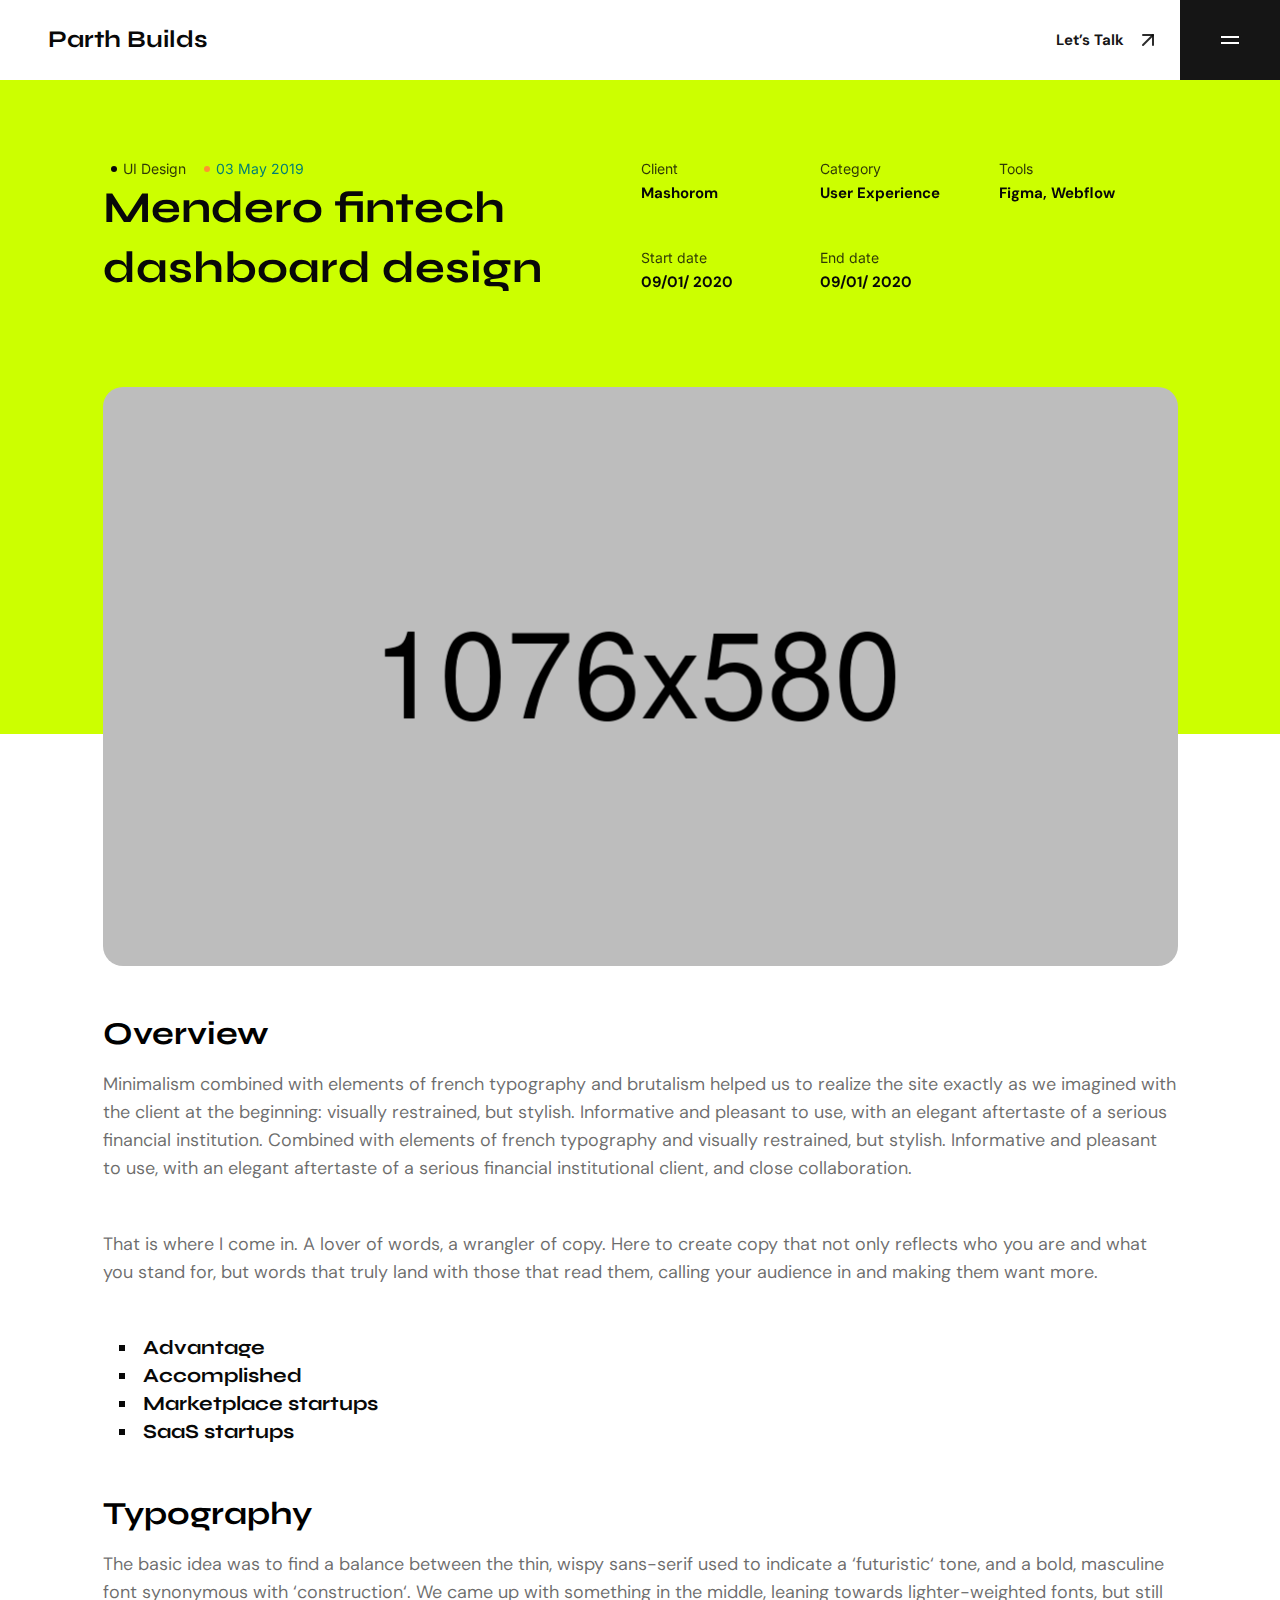
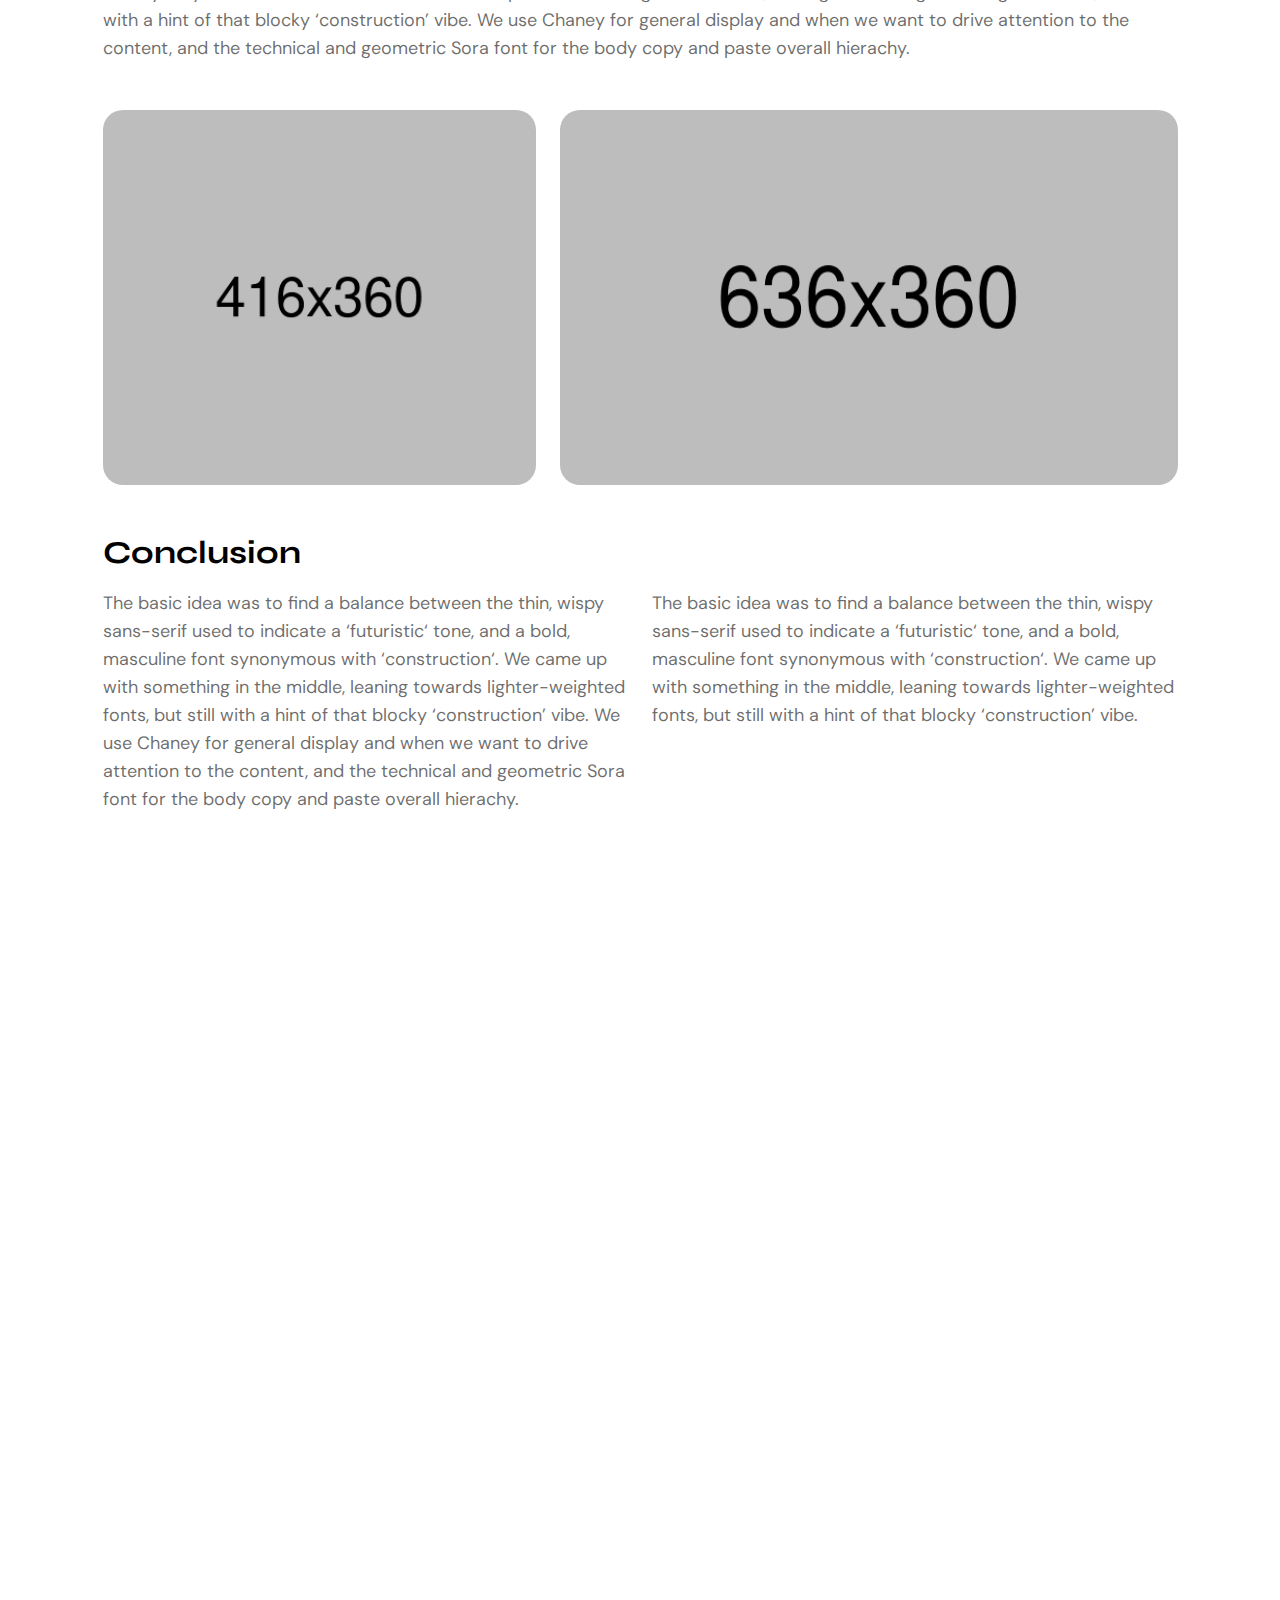
<file: PUBLIC_HTML/project-details.html>
<!DOCTYPE html>
<html class="no-js" lang="en">

<head>
    <meta charset="utf-8" />
    <meta http-equiv="x-ua-compatible" content="ie=edge" />
    <title>Perez - Tailwind CSS Personal Portfolio Template</title>
    <meta name="AdsBot-Google" content="noindex follow" />
    <meta name="description" content="Perez - Tailwind CSS Personal Portfolio Template">
    <meta name="viewport" content="width=device-width, initial-scale=1, shrink-to-fit=no" />

    <!-- Favicon -->
    <link rel="shortcut icon" type="image/x-icon" href="assets/images/favicon.png" />

    <!-- CSS (Font, Vendor, Icon, Plugins & Style CSS files) -->

    <!-- Font CSS -->

    <link rel="preconnect" href="https://fonts.googleapis.com">
    <link rel="preconnect" href="https://fonts.gstatic.com" crossorigin>
    <link href="https://fonts.googleapis.com/css2?family=DM+Sans:ital,opsz,wght@0,9..40,100;0,9..40,200;0,9..40,300;0,9..40,400;0,9..40,500;0,9..40,600;0,9..40,700;0,9..40,800;0,9..40,900;0,9..40,1000;1,9..40,100;1,9..40,200;1,9..40,300;1,9..40,400;1,9..40,500;1,9..40,600;1,9..40,700;1,9..40,800;1,9..40,900;1,9..40,1000&family=Inter:wght@100;200;300;400;500;600;700;800;900&family=Poppins:ital,wght@0,100;0,200;0,300;0,400;0,500;0,600;0,700;0,800;0,900;1,100;1,200;1,300;1,400;1,500;1,600;1,700;1,800;1,900&family=Syne:wght@400;500;600;700;800&display=swap" rel="stylesheet">

    <!-- Plugins CSS (All Plugins Files) -->
    <link rel="stylesheet" href="assets/css/plugins/aos.css" />


    <!-- Style CSS -->
    <link rel="stylesheet" href="assets/css/style.css" />

</head>

<body>
    <div class="overflow-x-hidden">
        <!-- Header start -->

        <header id="sticky-header" class="xl:pl-12 bg-white">
            <div class="flex pl-4 xl:pl-0">

                <div class="flex-1 flex items-center justify-between">

                    <h3 class="text-black-800 font-bold font-Syne text-2xl">
                        Parth Builds
                    </h3>

                    <!-- Link Start -->
                    <a href="contact.html" class="flex items-center flex-wrap py-[6px] px-3 text-[15px] font-bold text-active leading-none mr-2 transition-all duration-300 hover:text-orange group">Let’s
                        Talk
                        <span class="inline-block ml-3 group-hover:animate-arrow-move-up">
        <svg width="24" height="24" viewBox="0 0 24 24" fill="none" xmlns="http://www.w3.org/2000/svg">
          <path d="M7 17L17 7" stroke="currentColor" stroke-opacity="0.9" stroke-width="2" stroke-linecap="round"
            stroke-linejoin="round" />
          <path d="M7 7H17V17" stroke="currentColor" stroke-opacity="0.9" stroke-width="2" stroke-linecap="round"
            stroke-linejoin="round" />
        </svg>
      </span>
                    </a>
                    <!-- Link End -->
                </div>



                <!-- Button Start -->
                <div id="offcanvas-toggle" class="flex-none bg-active flex items-center flex-wrap justify-center py-7 px-[38px] cursor-pointer">
                    <button>
                        <svg width="24" height="24" viewBox="0 0 24 24" fill="none" xmlns="http://www.w3.org/2000/svg">
                            <rect x="3" y="8" width="18" height="2" fill="white" />
                            <rect x="3" y="14" width="18" height="2" fill="white" />
                        </svg>

                    </button>
                </div>
                <!-- Button End -->

            </div>
        </header>


        <!-- offcanvas-menu start -->
        <div id="offcanvas" class="offcanvas right-0 top-0 bottom-0 z-50 transform translate-x-full fixed h-full w-[350px] md:w-[460px] transition-all ease-in-out duration-300 bg-black-800 pl-8 flex flex-wrap flex-col justify-between">
            <!-- close button start -->

            <div>
                <div class="flex flex-wrap justify-between items-center border-b border-border-white mb-[80px]">
                    <h3 class="text-white font-bold font-Syne text-2xl">
                        Parth Builds
                    </h3>
                    <button id="offcanvas-close" class="offcanvas-close bg-primary py-7 px-[38px]" aria-label="offcanvas">
                        <svg width="24" height="24" viewBox="0 0 24 24" fill="none" xmlns="http://www.w3.org/2000/svg">
                            <path fill-rule="evenodd" clip-rule="evenodd" d="M19.2803 4.71967C19.5732 5.01256 19.5732 5.48744 19.2803 5.78033L5.78033 19.2803C5.48744 19.5732 5.01256 19.5732 4.71967 19.2803C4.42678 18.9874 4.42678 18.5126 4.71967 18.2197L18.2197 4.71967C18.5126 4.42678 18.9874 4.42678 19.2803 4.71967Z" fill="white" />
                            <path fill-rule="evenodd" clip-rule="evenodd" d="M4.71967 4.71967C5.01256 4.42678 5.48744 4.42678 5.78033 4.71967L19.2803 18.2197C19.5732 18.5126 19.5732 18.9874 19.2803 19.2803C18.9874 19.5732 18.5126 19.5732 18.2197 19.2803L4.71967 5.78033C4.42678 5.48744 4.42678 5.01256 4.71967 4.71967Z" fill="white" />
                        </svg>
                    </button>
                </div>

                <!-- close button end -->

                <!-- offcanvas-menu start -->

                <nav class="offcanvas-menu mr-[40px] flex flex-wrap flex-col justify-between">
                    <ul>
                        <li class="border-b border-border-white py-4 group">
                            <a href="index.html" class="text-white text-xl font-bold font-Syne leading-none flex flex-wrap items-center justify-between hover:text-orange transition duration-300">Home
                                <span class="inline-block group-hover:animate-arrow-move-up">
              <svg width="24" height="24" viewBox="0 0 24 24" fill="none" xmlns="http://www.w3.org/2000/svg">
                <path d="M7 17L17 7" stroke="currentColor" stroke-opacity="0.9" stroke-width="2" stroke-linecap="round"
                  stroke-linejoin="round"></path>
                <path d="M7 7H17V17" stroke="currentColor" stroke-opacity="0.9" stroke-width="2" stroke-linecap="round"
                  stroke-linejoin="round"></path>
              </svg>
            </span>
                            </a>
                        </li>
                        <li class="border-b border-border-white py-4 group">
                            <a href="about.html" class="text-white text-xl font-bold font-Syne leading-none flex flex-wrap items-center justify-between hover:text-orange transition duration-300">About
                                <span class="inline-block group-hover:animate-arrow-move-up">
              <svg width="24" height="24" viewBox="0 0 24 24" fill="none" xmlns="http://www.w3.org/2000/svg">
                <path d="M7 17L17 7" stroke="currentColor" stroke-opacity="0.9" stroke-width="2" stroke-linecap="round"
                  stroke-linejoin="round"></path>
                <path d="M7 7H17V17" stroke="currentColor" stroke-opacity="0.9" stroke-width="2" stroke-linecap="round"
                  stroke-linejoin="round"></path>
              </svg>
            </span>
                            </a>

                        </li>
                        <li class="border-b border-border-white py-4 group">
                            <a href="projects.html" class="text-white text-xl font-bold font-Syne leading-none flex flex-wrap items-center justify-between hover:text-orange transition duration-300">Project
                                <span class="inline-block group-hover:animate-arrow-move-up">
              <svg width="24" height="24" viewBox="0 0 24 24" fill="none" xmlns="http://www.w3.org/2000/svg">
                <path d="M7 17L17 7" stroke="currentColor" stroke-opacity="0.9" stroke-width="2" stroke-linecap="round"
                  stroke-linejoin="round"></path>
                <path d="M7 7H17V17" stroke="currentColor" stroke-opacity="0.9" stroke-width="2" stroke-linecap="round"
                  stroke-linejoin="round"></path>
              </svg>
            </span>
                            </a>
                        </li>
                        
                        <li class="border-b border-border-white py-4 group">
                            <a href="blog.html" class="text-white text-xl font-bold font-Syne leading-none flex flex-wrap items-center justify-between hover:text-orange transition duration-300">Blog
                                <span class="inline-block group-hover:animate-arrow-move-up">
              <svg width="24" height="24" viewBox="0 0 24 24" fill="none" xmlns="http://www.w3.org/2000/svg">
                <path d="M7 17L17 7" stroke="currentColor" stroke-opacity="0.9" stroke-width="2" stroke-linecap="round"
                  stroke-linejoin="round"></path>
                <path d="M7 7H17V17" stroke="currentColor" stroke-opacity="0.9" stroke-width="2" stroke-linecap="round"
                  stroke-linejoin="round"></path>
              </svg>
            </span>
                            </a>
                        </li>
                        

                        <li class="border-b border-border-white py-4 group">
                            <a href="contact.html" class="text-white text-xl font-bold font-Syne leading-none flex flex-wrap items-center justify-between hover:text-orange transition duration-300">Contact
                                <span class="inline-block group-hover:animate-arrow-move-up">
              <svg width="24" height="24" viewBox="0 0 24 24" fill="none" xmlns="http://www.w3.org/2000/svg">
                <path d="M7 17L17 7" stroke="currentColor" stroke-opacity="0.9" stroke-width="2" stroke-linecap="round"
                  stroke-linejoin="round"></path>
                <path d="M7 7H17V17" stroke="currentColor" stroke-opacity="0.9" stroke-width="2" stroke-linecap="round"
                  stroke-linejoin="round"></path>
              </svg>
            </span>
                            </a>
                        </li>

                    </ul>
                </nav>

            </div>


            <nav class="pb-10">
                <ul class="flex flex-wrap gap-x-4 items-center">
                    <li>
                        <a href="https://instagram.com/parthbuilds" class="text-white hover:text-orange">
                            <svg width="24" height="24" viewBox="0 0 24 24" fill="none" xmlns="http://www.w3.org/2000/svg">
                                <path d="M7.75 2C4.245 2 2 4.245 2 7.75v8.5C2 19.755 4.245 22 7.75 22h8.5C19.755 22 22 19.755 22 16.25v-8.5C22 4.245 19.755 2 16.25 2h-8.5zM12 6.75a5.25 5.25 0 110 10.5 5.25 5.25 0 010-10.5zm0 1.5a3.75 3.75 0 100 7.5 3.75 3.75 0 000-7.5zm6.75-.5a.875.875 0 110 1.75.875.875 0 010-1.75z" fill="currentColor" fill-opacity="0.9"></path>
                            </svg>
                        </a>
                    </li>
                    <li><a href="https://linkedin.com/in/parth-pandey-alpha" class="text-white hover:text-orange"><svg width="24" height="24" viewBox="0 0 24 24" fill="none" xmlns="http://www.w3.org/2000/svg">
                                <path d="M6.94043 5.00002C6.94017 5.53046 6.7292 6.03906 6.35394 6.41394C5.97868 6.78883 5.46986 6.99929 4.93943 6.99902C4.409 6.99876 3.90039 6.78779 3.52551 6.41253C3.15062 6.03727 2.94016 5.52846 2.94043 4.99802C2.9407 4.46759 3.15166 3.95899 3.52692 3.5841C3.90218 3.20922 4.411 2.99876 4.94143 2.99902C5.47186 2.99929 5.98047 3.21026 6.35535 3.58552C6.73024 3.96078 6.9407 4.46959 6.94043 5.00002ZM7.00043 8.48002H3.00043V21H7.00043V8.48002ZM13.3204 8.48002H9.34043V21H13.2804V14.43C13.2804 10.77 18.0504 10.43 18.0504 14.43V21H22.0004V13.07C22.0004 6.90002 14.9404 7.13002 13.2804 10.16L13.3204 8.48002Z" fill="currentColor" fill-opacity="0.9"></path>
                            </svg>
                        </a></li>
                            <a href="https://facebook.com/Parth-builds" class="text-white hover:text-orange">
                                <svg width="24" height="24" viewBox="0 0 24 24" fill="none" xmlns="http://www.w3.org/2000/svg">
                                    <path d="M22 12C22 6.477 17.523 2 12 2S2 6.477 2 12c0 4.991 3.657 9.128 8.438 9.878v-6.991h-2.54v-2.887h2.54V9.908c0-2.506 1.492-3.89 3.776-3.89 1.094 0 2.239.195 2.239.195v2.46h-1.26c-1.242 0-1.628.772-1.628 1.561v1.874h2.773l-.443 2.887h-2.33V21.88C18.343 21.13 22 16.991 22 12z" fill="currentColor" fill-opacity="0.9"></path>
                                </svg>
                            </a>
                        </li>
                    <li><a href="https://github.com/parthbuilds" class="text-white hover:text-orange"><svg width="24" height="24" viewBox="0 0 24 24" fill="none" xmlns="http://www.w3.org/2000/svg">
                                <path d="M12.001 2C6.47598 2 2.00098 6.475 2.00098 12C1.99977 14.0992 2.65958 16.1454 3.88679 17.8484C5.114 19.5515 6.84631 20.8249 8.83798 21.488C9.33798 21.575 9.52598 21.275 9.52598 21.012C9.52598 20.775 9.51298 19.988 9.51298 19.15C7.00098 19.613 6.35098 18.538 6.15098 17.975C6.03798 17.687 5.55098 16.8 5.12598 16.562C4.77598 16.375 4.27598 15.912 5.11298 15.9C5.90098 15.887 6.46298 16.625 6.65098 16.925C7.55098 18.437 8.98798 18.012 9.56298 17.75C9.65098 17.1 9.91298 16.663 10.201 16.413C7.97598 16.163 5.65098 15.3 5.65098 11.475C5.65098 10.387 6.03798 9.488 6.67598 8.788C6.57598 8.538 6.22598 7.513 6.77598 6.138C6.77598 6.138 7.61298 5.875 9.52598 7.162C10.3401 6.9364 11.1812 6.82302 12.026 6.825C12.876 6.825 13.726 6.937 14.526 7.162C16.439 5.862 17.276 6.138 17.276 6.138C17.826 7.513 17.476 8.538 17.376 8.788C18.013 9.488 18.401 10.375 18.401 11.475C18.401 15.313 16.064 16.163 13.839 16.413C14.201 16.725 14.514 17.325 14.514 18.263C14.514 19.6 14.501 20.675 14.501 21.013C14.501 21.275 14.689 21.587 15.189 21.487C17.1738 20.8166 18.8985 19.5408 20.1203 17.8389C21.3421 16.1371 21.9995 14.095 22 12C22 6.475 17.525 2 12 2H12.001Z" fill="currentColor" fill-opacity="0.9"></path>
                            </svg>
                        </a></li>
                </ul>
            </nav>
        </div>
        <!-- offcanvas-menu end -->

        <!-- Header end -->

        <!-- Hero Section Start -->
        <section class="bg-secondary pt-20">
            <div class="max-w-[1075px] mx-auto px-4 xl:px-0" data-aos="flip-down" data-aos-delay="300">
                <div class="grid grid-cols-1 lg:grid-cols-2 pb-12">
                    <div class="mb-10">
                        <ul class="flex flex-wrap text-sm font-normal font-Inter leading-tight">
                            <li class="relative z-[1] before:rounded-full before:bg-black-800 before:block before:absolute before:top-[50%] before:translate-y-[-50%] before:left-[8px] before:-z-[1] before:w-[6px] before:h-[6px] pl-[20px]">
                                <a class="text-black-text-800" href="#">UI Design</a>
                            </li>
                            <li class="relative z-[1] before:rounded-full before:bg-orange before:block before:absolute before:top-[50%] before:translate-y-[-50%] before:left-[8px] before:-z-[1] before:w-[6px] before:h-[6px] pl-[20px] ml-[10px]">
                                <a class="text-orange" href="#">03 May 2019</a>
                            </li>

                        </ul>

                        <h4 class="text-black-800 font-bold font-Syne leading-snug text-[32px] lg:text-[44px]">
                            Mendero fintech dashboard design
                        </h4>
                    </div>
                    <ul class="flex flex-wrap gap-y-6 lg:gap-y-0">
                        <li class="flex flex-wrap flex-col gap-2 w-3/6 sm:w-1/3">
                            <span
                                class="text-black-text-800 text-sm font-normal font-Inter leading-tight">Client</span>
                            <h2 class="text-black-800 text-[15px] font-bold font-sans leading-none">Mashorom</h2>
                        </li>
                        <li class="flex flex-wrap flex-col gap-2 w-3/6 sm:w-1/3">
                            <span
                                class="text-black-text-800 text-sm font-normal font-Inter leading-tight">Category</span>
                            <h4 class="text-black-800 text-[15px] font-bold font-sans leading-none">User Experience
                            </h4>
                        </li>
                        <li class="flex flex-wrap flex-col gap-2 w-3/6 sm:w-1/3">
                            <span
                                class="text-black-text-800 text-sm font-normal font-Inter leading-tight">Tools</span>
                            <h4 class="text-black-800 text-[15px] font-bold font-sans leading-none">Figma, Webflow
                            </h4>
                        </li>
                        <li class="flex flex-wrap flex-col gap-2 w-3/6 sm:w-1/3">
                            <span class="text-black-text-800 text-sm font-normal font-Inter leading-tight">Start
                                date</span>
                            <h4 class="text-black-800 text-[15px] font-bold font-sans leading-none">09/01/ 2020</h4>
                        </li>
                        <li class="flex flex-wrap flex-col gap-2 w-3/6 sm:w-1/3">
                            <span class="text-black-text-800 text-sm font-normal font-Inter leading-tight">End
                                date</span>
                            <h4 class="text-black-800 text-[15px] font-bold font-sans leading-none">09/01/ 2020</h4>
                        </li>
                    </ul>
                </div>
                <div class="grid grid-cols-1 mb-12">
                    <img class="w-full rounded-[20px]" src="assets/images/blog-details/banner.png" alt="banner">
                </div>
            </div>
        </section>
        <!-- Hero Section End -->


        <section class="bg-white pb-[120px] mt-[-130px] pt-[130px] md:mt-[-280px] md:pt-[280px]">
            <div class="max-w-[1075px] mx-auto px-4 xl:px-0">
                <div class="grid grid-cols-1">

                    <h3 class="text-[32px] font-bold font-Syne leading-10 mb-4">Overview</h3>
                    <p class="paragraph mb-12">Minimalism combined with elements of french typography and brutalism
                        helped us to realize the
                        site exactly as we imagined with the client at the beginning: visually restrained, but
                        stylish.
                        Informative and pleasant to use, with an elegant aftertaste of a serious financial
                        institution.
                        Combined with elements of french typography and visually restrained, but stylish.
                        Informative
                        and pleasant to use, with an elegant aftertaste of a serious financial institutional client,
                        and
                        close collaboration.</p>
                    <p class="paragraph mb-12">That is where I come in. A lover of words, a wrangler of copy. Here
                        to
                        create copy that not only
                        reflects who you are and what you stand for, but words that truly land with those that read
                        them, calling your audience in and making them want more.</p>
                    <ul class="text-black-800 text-xl font-bold font-Syne mb-12">
                        <li class="relative z-[1] before:bg-black-800 before:block before:absolute before:top-[50%] before:translate-y-[-50%] before:left-4 before:-z-[1] before:w-[6px] before:h-[6px] pl-10">
                            Advantage</li>
                        <li class="relative z-[1] before:bg-black-800 before:block before:absolute before:top-[50%] before:translate-y-[-50%] before:left-4 before:-z-[1] before:w-[6px] before:h-[6px] pl-10">
                            Accomplished</li>
                        <li class="relative z-[1] before:bg-black-800 before:block before:absolute before:top-[50%] before:translate-y-[-50%] before:left-4 before:-z-[1] before:w-[6px] before:h-[6px] pl-10">
                            Marketplace startups</li>
                        <li class="relative z-[1] before:bg-black-800 before:block before:absolute before:top-[50%] before:translate-y-[-50%] before:left-4 before:-z-[1] before:w-[6px] before:h-[6px] pl-10">
                            SaaS startups</li>
                    </ul>

                    <h3 class="text-[32px] font-bold font-Syne leading-10 mb-4">Typography</h3>
                    <p class="paragraph mb-12">
                        The basic idea was to find a balance between the thin, wispy sans-serif used to indicate a
                        ‘futuristic‘ tone, and a bold, masculine font synonymous with ‘construction‘. We came up
                        with
                        something in the middle, leaning towards lighter-weighted fonts, but still with a hint of
                        that
                        blocky ‘construction’ vibe. We use Chaney for general display and when we want to drive
                        attention to the content, and the technical and geometric Sora font for the body copy and
                        paste
                        overall hierachy.
                    </p>

                </div>
                <div class="grid grid-cols-12 gap-6 mb-12">
                    <div class="col-span-12 sm:col-span-5">
                        <img class="w-full h-full rounded-[20px]" src="assets/images/blog-details/post1.png" alt="post image">
                    </div>
                    <div class="col-span-12 sm:col-span-7">
                        <img class="w-full h-full rounded-[20px]" src="assets/images/blog-details/post2.png" alt="post image">
                    </div>
                </div>

                <div class="grid grid-cols-1">
                    <h3 class="text-[32px] font-bold font-Syne leading-10 mb-4">Conclusion</h3>
                </div>

                <div class="grid grid-cols-1 lg:grid-cols-2 gap-6">
                    <p class="paragraph">The basic idea was to find a balance between the thin, wispy sans-serif
                        used to indicate a ‘futuristic‘ tone, and a bold, masculine font synonymous with ‘construction‘.
                        We came up with something in the middle, leaning towards lighter-weighted fonts, but still with
                        a hint of that blocky ‘construction’ vibe. We use Chaney for general display and when we want to
                        drive attention to the content, and the technical and geometric Sora font for the body copy and
                        paste overall hierachy.</p>
                    <p class="paragraph">
                        The basic idea was to find a balance between the thin, wispy sans-serif used to indicate a
                        ‘futuristic‘ tone, and a bold, masculine font synonymous with ‘construction‘. We came up with
                        something in the middle, leaning towards lighter-weighted fonts, but still with a hint of that
                        blocky ‘construction’ vibe.
                    </p>
                </div>
            </div>
        </section>

        <!-- Project Section Start -->
        <section class="bg-white pb-[120px]">
            <div class="container">
                <div class="grid grid-cols-12 gap-6">
                    <div class="col-span-12" data-aos="flip-down">
                        <div class="font-bold font-Syne text-center leading-none flex flex-wrap flex-col gap-y-2 mb-10">
                            <span class="text-orange text-xl">Portfolio</span>
                            <h3 class="text-black-800 text-4xl lg:text-5xl xl:text-[64px] tracking-[-1.5px]">
                                Related <span
                                    class="relative z-[1] before:rounded-full before:bg-primary before:block before:absolute before:top-[8px] before:left-[32px] before:-z-[1] before:w-[36px] lg:before:w-[48px] xl:before:w-[64px] before:h-[36px] lg:before:h-[48px] xl:before:h-[64px]">wo</span>rk
                            </h3>
                        </div>
                    </div>

                    <div class="col-span-12 md:col-span-6" data-aos="flip-down">
                        <div class="rounded-[20px] overflow-hidden mb-6">
                            <img src="assets/images/projects/project3.png" alt="project1">
                        </div>
                        <div class="flex flex-wrap flex-col gap-3">
                            <div class="flex flex-wrap gap-2">
                                <a class="text-xs text-black-text-800 uppercase font-medium font-Inter leading-none py-[6px] px-4 rounded-[40px] border border-black-text-400 transition-all hover:bg-active hover:border-active hover:text-white" href="projects.html">APP</a>
                                <a class="text-xs text-black-text-800 uppercase font-medium font-Inter leading-none py-[6px] px-4 rounded-[40px] border border-black-text-400 transition-all hover:bg-active hover:border-active hover:text-white" href="projects.html">DEVELOPMENT</a>

                            </div>
                            <div class="flex flex-wrap items-center justify-between text-black-800 hover:text-orange group">
                                <h4 class="font-bold font-Syne text-center leading-10 text-[17px] sm:text-[20px] xl:text-[24px] 2xl:text-[28px] capitalize">
                                    <a class="transition-all" href="project-details.html">Basinik Finance App</a>
                                </h4>
                                <a href="project-details.html" class="group-hover:animate-arrow-move-up">
                                    <svg width="40" height="40" viewBox="0 0 40 40" fill="none" xmlns="http://www.w3.org/2000/svg">
                                        <path fill-rule="evenodd" clip-rule="evenodd" d="M30.8839 9.11612C31.372 9.60427 31.372 10.3957 30.8839 10.8839L10.8839 30.8839C10.3957 31.372 9.60427 31.372 9.11612 30.8839C8.62796 30.3957 8.62796 29.6043 9.11612 29.1161L29.1161 9.11612C29.6043 8.62796 30.3957 8.62796 30.8839 9.11612Z" fill="currentColor" fill-opacity="0.9"></path>
                                        <path fill-rule="evenodd" clip-rule="evenodd" d="M12.5 10C12.5 9.30964 13.0596 8.75 13.75 8.75H30C30.6904 8.75 31.25 9.30964 31.25 10V26.25C31.25 26.9404 30.6904 27.5 30 27.5C29.3096 27.5 28.75 26.9404 28.75 26.25V11.25H13.75C13.0596 11.25 12.5 10.6904 12.5 10Z" fill="currentColor" fill-opacity="0.9"></path>
                                    </svg>

                                </a>
                            </div>
                        </div>
                    </div>

                    <div class="col-span-12 md:col-span-6" data-aos="flip-down" data-aos-delay="300">
                        <div class="rounded-[20px] overflow-hidden mb-6">
                            <img src="assets/images/projects/project4.png" alt="project1">
                        </div>
                        <div class="flex flex-wrap flex-col gap-3">
                            <div class="flex flex-wrap gap-2">
                                <a class="text-xs text-black-text-800 uppercase font-medium font-Inter leading-none py-[6px] px-4 rounded-[40px] border border-black-text-400 transition-all hover:bg-active hover:border-active hover:text-white" href="projects.html">APP</a>
                                <a class="text-xs text-black-text-800 uppercase font-medium font-Inter leading-none py-[6px] px-4 rounded-[40px] border border-black-text-400 transition-all hover:bg-active hover:border-active hover:text-white" href="projects.html">DEVELOPMENT</a>

                            </div>
                            <div class="flex flex-wrap items-center justify-between text-black-800 hover:text-orange group">
                                <h4 class="font-bold font-Syne text-center leading-10 text-[17px] sm:text-[20px] xl:text-[24px] 2xl:text-[28px] capitalize">
                                    <a class="transition-all" href="project-details.html">Oxilex Dashboard design</a>
                                </h4>
                                <a href="project-details.html" class="group-hover:animate-arrow-move-up">
                                    <svg width="40" height="40" viewBox="0 0 40 40" fill="none" xmlns="http://www.w3.org/2000/svg">
                                        <path fill-rule="evenodd" clip-rule="evenodd" d="M30.8839 9.11612C31.372 9.60427 31.372 10.3957 30.8839 10.8839L10.8839 30.8839C10.3957 31.372 9.60427 31.372 9.11612 30.8839C8.62796 30.3957 8.62796 29.6043 9.11612 29.1161L29.1161 9.11612C29.6043 8.62796 30.3957 8.62796 30.8839 9.11612Z" fill="currentColor" fill-opacity="0.9"></path>
                                        <path fill-rule="evenodd" clip-rule="evenodd" d="M12.5 10C12.5 9.30964 13.0596 8.75 13.75 8.75H30C30.6904 8.75 31.25 9.30964 31.25 10V26.25C31.25 26.9404 30.6904 27.5 30 27.5C29.3096 27.5 28.75 26.9404 28.75 26.25V11.25H13.75C13.0596 11.25 12.5 10.6904 12.5 10Z" fill="currentColor" fill-opacity="0.9"></path>
                                    </svg>

                                </a>
                            </div>
                        </div>
                    </div>
                </div>
            </div>
        </section>
        <!-- Project Section End -->


        <!-- Footer Start -->
        <footer class="footer bg-black-800 pt-[80px] lg:pt-[100px] xl:pt-[120px] pb-[60px]">
            <div class="container">
                <div class="overflow-x-hidden" data-aos="flip-down">
                    <div class="grid md:grid-cols-2 lg:grid-cols-3 gap-5 lg:gap-6">
                        <div class="pt-12">
                            <h3 class="text-white font-Syne font-bold text-4xl lg:text-5xl xl:text-[64px] tracking-[-1.5px]"><span
                    class="relative z-[1] before:rounded-full before:bg-primary before:block before:absolute before:top-[8px] before:left-[0] before:-z-[1] before:w-[36px] lg:before:w-[48px] xl:before:w-[60px] before:h-[36px] lg:before:h-[48px] xl:before:h-[60px]">Le</span>
                                t’s work together</h3>
                            <div class="flex flex-wrap items-center mt-10">
                                <span class="text-xl font-bold font-Syne text-white">Based in Bangalore |</span>
                                <div class="ml-5 md:ml-[5px] lg:ml-0 xl:ml-[16px] 2xl:ml-5">
                                    <ul class="flex flex-wrap gap-x-4 items-center">
                                        <li>
                                            <a href="https://instagram.com/parthbuilds" class="text-white hover:text-orange">
                                                <svg width="24" height="24" viewBox="0 0 24 24" fill="none" xmlns="http://www.w3.org/2000/svg">
                                                    <path d="M7.75 2C4.245 2 2 4.245 2 7.75v8.5C2 19.755 4.245 22 7.75 22h8.5C19.755 22 22 19.755 22 16.25v-8.5C22 4.245 19.755 2 16.25 2h-8.5zM12 6.75a5.25 5.25 0 110 10.5 5.25 5.25 0 010-10.5zm0 1.5a3.75 3.75 0 100 7.5 3.75 3.75 0 000-7.5zm6.75-.5a.875.875 0 110 1.75.875.875 0 010-1.75z" fill="currentColor" fill-opacity="0.9"></path>
                                                </svg>
                                            </a>
                                        </li>
                                        <li><a href="https://linkedin.com/in/parth-pandey-alpha" class="text-white hover:text-orange"><svg width="24" height="24" viewBox="0 0 24 24" fill="none" xmlns="http://www.w3.org/2000/svg">
                                                    <path d="M6.94043 5.00002C6.94017 5.53046 6.7292 6.03906 6.35394 6.41394C5.97868 6.78883 5.46986 6.99929 4.93943 6.99902C4.409 6.99876 3.90039 6.78779 3.52551 6.41253C3.15062 6.03727 2.94016 5.52846 2.94043 4.99802C2.9407 4.46759 3.15166 3.95899 3.52692 3.5841C3.90218 3.20922 4.411 2.99876 4.94143 2.99902C5.47186 2.99929 5.98047 3.21026 6.35535 3.58552C6.73024 3.96078 6.9407 4.46959 6.94043 5.00002ZM7.00043 8.48002H3.00043V21H7.00043V8.48002ZM13.3204 8.48002H9.34043V21H13.2804V14.43C13.2804 10.77 18.0504 10.43 18.0504 14.43V21H22.0004V13.07C22.0004 6.90002 14.9404 7.13002 13.2804 10.16L13.3204 8.48002Z" fill="currentColor" fill-opacity="0.9"></path>
                                                </svg>
                                            </a></li>
                                                <a href="https://facebook.com/Parth-builds" class="text-white hover:text-orange">
                                                    <svg width="24" height="24" viewBox="0 0 24 24" fill="none" xmlns="http://www.w3.org/2000/svg">
                                                        <path d="M22 12C22 6.477 17.523 2 12 2S2 6.477 2 12c0 4.991 3.657 9.128 8.438 9.878v-6.991h-2.54v-2.887h2.54V9.908c0-2.506 1.492-3.89 3.776-3.89 1.094 0 2.239.195 2.239.195v2.46h-1.26c-1.242 0-1.628.772-1.628 1.561v1.874h2.773l-.443 2.887h-2.33V21.88C18.343 21.13 22 16.991 22 12z" fill="currentColor" fill-opacity="0.9"></path>
                                                    </svg>
                                                </a>
                                            </li>
                                        <li><a href="https://github.com/parthbuilds" class="text-white hover:text-orange"><svg width="24" height="24" viewBox="0 0 24 24" fill="none" xmlns="http://www.w3.org/2000/svg">
                                                    <path d="M12.001 2C6.47598 2 2.00098 6.475 2.00098 12C1.99977 14.0992 2.65958 16.1454 3.88679 17.8484C5.114 19.5515 6.84631 20.8249 8.83798 21.488C9.33798 21.575 9.52598 21.275 9.52598 21.012C9.52598 20.775 9.51298 19.988 9.51298 19.15C7.00098 19.613 6.35098 18.538 6.15098 17.975C6.03798 17.687 5.55098 16.8 5.12598 16.562C4.77598 16.375 4.27598 15.912 5.11298 15.9C5.90098 15.887 6.46298 16.625 6.65098 16.925C7.55098 18.437 8.98798 18.012 9.56298 17.75C9.65098 17.1 9.91298 16.663 10.201 16.413C7.97598 16.163 5.65098 15.3 5.65098 11.475C5.65098 10.387 6.03798 9.488 6.67598 8.788C6.57598 8.538 6.22598 7.513 6.77598 6.138C6.77598 6.138 7.61298 5.875 9.52598 7.162C10.3401 6.9364 11.1812 6.82302 12.026 6.825C12.876 6.825 13.726 6.937 14.526 7.162C16.439 5.862 17.276 6.138 17.276 6.138C17.826 7.513 17.476 8.538 17.376 8.788C18.013 9.488 18.401 10.375 18.401 11.475C18.401 15.313 16.064 16.163 13.839 16.413C14.201 16.725 14.514 17.325 14.514 18.263C14.514 19.6 14.501 20.675 14.501 21.013C14.501 21.275 14.689 21.587 15.189 21.487C17.1738 20.8166 18.8985 19.5408 20.1203 17.8389C21.3421 16.1371 21.9995 14.095 22 12C22 6.475 17.525 2 12 2H12.001Z" fill="currentColor" fill-opacity="0.9"></path>
                                                </svg>
                                            </a></li>
                                    </ul>
                                </div>
                            </div>
                        </div>

                        <div class="py-9 px-7 border-border-white border rounded-2xl flex flex-col justify-between group">
                            <h3 class="text-xl font-bold font-Syne text-white">Looking for a hectic designer?</h3>
                            <div class="flex justify-between items-center">
                                <p class="text-2xl font-bold font-Syne leading-none text-orange ">Parthbuilds@gmail.com</p>
                                <a href="#" class="text-white group-hover:animate-arrow-move-up group-hover:text-orange">
                                    <svg width="40" height="40" viewBox="0 0 40 40" fill="none" xmlns="http://www.w3.org/2000/svg">
                                        <path d="M11.6667 28.3334L28.3334 11.6667" stroke="currentColor" stroke-width="1.5" stroke-linecap="round" stroke-linejoin="round" />
                                        <path d="M11.6667 11.6667H28.3334V28.3334" stroke="currentColor" stroke-width="1.5" stroke-linecap="round" stroke-linejoin="round" />
                                    </svg>

                                </a>
                            </div>
                        </div>

                        <div class="py-9 px-7 border-border-white border rounded-2xl flex flex-col justify-between group">
                            <h3 class="text-xl font-bold font-Syne text-white">Want a more in-depth look at my history?</h3>
                            <div class="flex justify-between items-center">
                                <p class="text-2xl font-bold font-Syne leading-none text-orange">+598 6879 9874</p>
                                <a href="#" class="text-white group-hover:animate-arrow-move-up group-hover:text-orange">
                                    <svg width="40" height="40" viewBox="0 0 40 40" fill="none" xmlns="http://www.w3.org/2000/svg">
                                        <path d="M11.6667 28.3334L28.3334 11.6667" stroke="currentColor" stroke-width="1.5" stroke-linecap="round" stroke-linejoin="round" />
                                        <path d="M11.6667 11.6667H28.3334V28.3334" stroke="currentColor" stroke-width="1.5" stroke-linecap="round" stroke-linejoin="round" />
                                    </svg>

                                </a>
                            </div>
                        </div>

                    </div>

                    <div class="grid grid-cols-1 gap-6">
                        <div class="py-[72px]">
                            <svg class="w-full" width="1281" height="77" viewBox="0 0 1281 77" fill="none" xmlns="http://www.w3.org/2000/svg">
                                <path d="M95.28 67.88H77.28L142.8 0.199951H172.8V77H142.8V24.68L151.8 28.4L104.4 77H68.4L20.88 28.52L30 24.8V77H0V0.199951H30L95.28 67.88Z" fill="#FFE9D9" />
                                <path d="M199.289 65.36V47.36H281.369V65.36H199.289ZM172.409 77L223.889 0.199951H257.249L309.209 77H276.209L231.689 8.23995H249.569L205.409 77H172.409Z" fill="#FFE9D9" />
                                <path d="M308.828 77V0.199951H401.588C408.868 0.199951 415.388 1.03995 421.148 2.71995C426.988 4.31995 431.588 7.03995 434.948 10.88C438.388 14.72 440.108 19.96 440.108 26.6C440.108 31 439.308 34.64 437.708 37.52C436.108 40.4 433.908 42.64 431.108 44.24C428.308 45.84 425.108 47 421.508 47.72C417.908 48.44 414.148 48.88 410.228 49.04L401.468 47.36C410.988 47.44 418.308 47.84 423.428 48.56C428.628 49.28 432.228 50.6 434.228 52.52C436.308 54.36 437.348 57.04 437.348 60.56V77H407.348V64.16C407.348 61.76 406.868 59.96 405.908 58.76C405.028 57.48 403.028 56.6 399.908 56.12C396.868 55.64 392.148 55.4 385.748 55.4H338.828V77H308.828ZM338.828 35.36H401.588C403.988 35.36 405.988 34.96 407.588 34.16C409.268 33.36 410.108 31.84 410.108 29.6C410.108 27.52 409.268 26.12 407.588 25.4C405.988 24.6 403.988 24.2 401.588 24.2H338.828V35.36Z" fill="#FFE9D9" />
                                <path d="M510.679 39.2V32.48L579.919 77H535.279L476.479 36.2L530.719 0.199951H573.439L510.679 39.2ZM446.719 0.199951H476.719V77H446.719V0.199951Z" fill="#FFE9D9" />
                                <path d="M635.328 26.72H719.808V49.52H635.328V26.72ZM716.448 0.199951H746.448V77H716.448V0.199951ZM609.648 0.199951H639.648V77H609.648V0.199951Z" fill="#FFE9D9" />
                                <path d="M783.281 44.6V54.2H874.481V77H753.281V0.199951H874.241V23H783.281V32.6H857.681V44.6H783.281Z" fill="#FFE9D9" />
                                <path d="M1000.4 53.48L989.239 59.84V0.199951H1019.24V77H989.239L898.879 24.68L910.039 18.2V77H880.039V0.199951H910.039L1000.4 53.48Z" fill="#FFE9D9" />
                                <path d="M1026.02 77V0.199951H1118.78C1126.06 0.199951 1132.58 1.03995 1138.34 2.71995C1144.18 4.31995 1148.78 7.03995 1152.14 10.88C1155.58 14.72 1157.3 19.96 1157.3 26.6C1157.3 31 1156.5 34.64 1154.9 37.52C1153.3 40.4 1151.1 42.64 1148.3 44.24C1145.5 45.84 1142.3 47 1138.7 47.72C1135.1 48.44 1131.34 48.88 1127.42 49.04L1118.66 47.36C1128.18 47.44 1135.5 47.84 1140.62 48.56C1145.82 49.28 1149.42 50.6 1151.42 52.52C1153.5 54.36 1154.54 57.04 1154.54 60.56V77H1124.54V64.16C1124.54 61.76 1124.06 59.96 1123.1 58.76C1122.22 57.48 1120.22 56.6 1117.1 56.12C1114.06 55.64 1109.34 55.4 1102.94 55.4H1056.02V77H1026.02ZM1056.02 35.36H1118.78C1121.18 35.36 1123.18 34.96 1124.78 34.16C1126.46 33.36 1127.3 31.84 1127.3 29.6C1127.3 27.52 1126.46 26.12 1124.78 25.4C1123.18 24.6 1121.18 24.2 1118.78 24.2H1056.02V35.36Z" fill="#FFE9D9" />
                                <path d="M1280.96 0.199951L1232.36 57.44V77H1202.36V57.44L1153.76 0.199951H1189.16L1228.64 50H1206.44L1245.56 0.199951H1280.96Z" fill="#FFE9D9" />
                            </svg>
                        </div>

                    </div>


                    <div class="border-t border-border-white pt-6 ">
                        <div class="grid grid-cols-12">

                            <div class="col-span-12 sm:col-span-8 order-last sm:order-first">
                                <p class="text-white text-lg font-normal font-sans leading-7">©2023 Parth Pandey, All Rights Reserved
                                </p>
                            </div>
                            <div class="col-span-12 sm:col-span-4 order-first sm:order-last">
                                <div class="flex justify-end mb-2 sm:mb-0">
                                    <a id="scrollUp" class="flex flex-wrap items-center gap-2 group" href="#" aria-label="scroll up">
                                        <span
                            class="text-white text-lg font-normal font-sans leading-7 transition-all group-hover:text-orange">Back
                            to
                            Top</span>
                                        <svg width="24" height="24" viewBox="0 0 24 24" fill="none" xmlns="http://www.w3.org/2000/svg">
                                            <path d="M12 19V5" stroke="#007F73" stroke-width="2" stroke-linecap="round" stroke-linejoin="round" />
                                            <path d="M19 12L12 5L5 12" stroke="#007F73" stroke-width="2" stroke-linecap="round" stroke-linejoin="round" />
                                        </svg>

                                    </a>
                                </div>
                            </div>
                        </div>
                    </div>


                </div>
            </div>
        </footer>
        <!-- Footer End -->
    </div>



    <!-- Vendors JS -->
    <script src="assets/js/vendor/modernizr-3.11.7.min.js"></script>
    <script src="assets/js/vendor/jquery-3.6.0.min.js"></script>
    <script src="assets/js/vendor/jquery-migrate-3.3.2.min.js"></script>
    <!-- Plugins JS -->
    <script src="assets/js/plugins/aos.js">
    </script>



    <!-- Activation JS -->
    <script src="assets/js/main.js"></script>

</body>

</html>
</file>
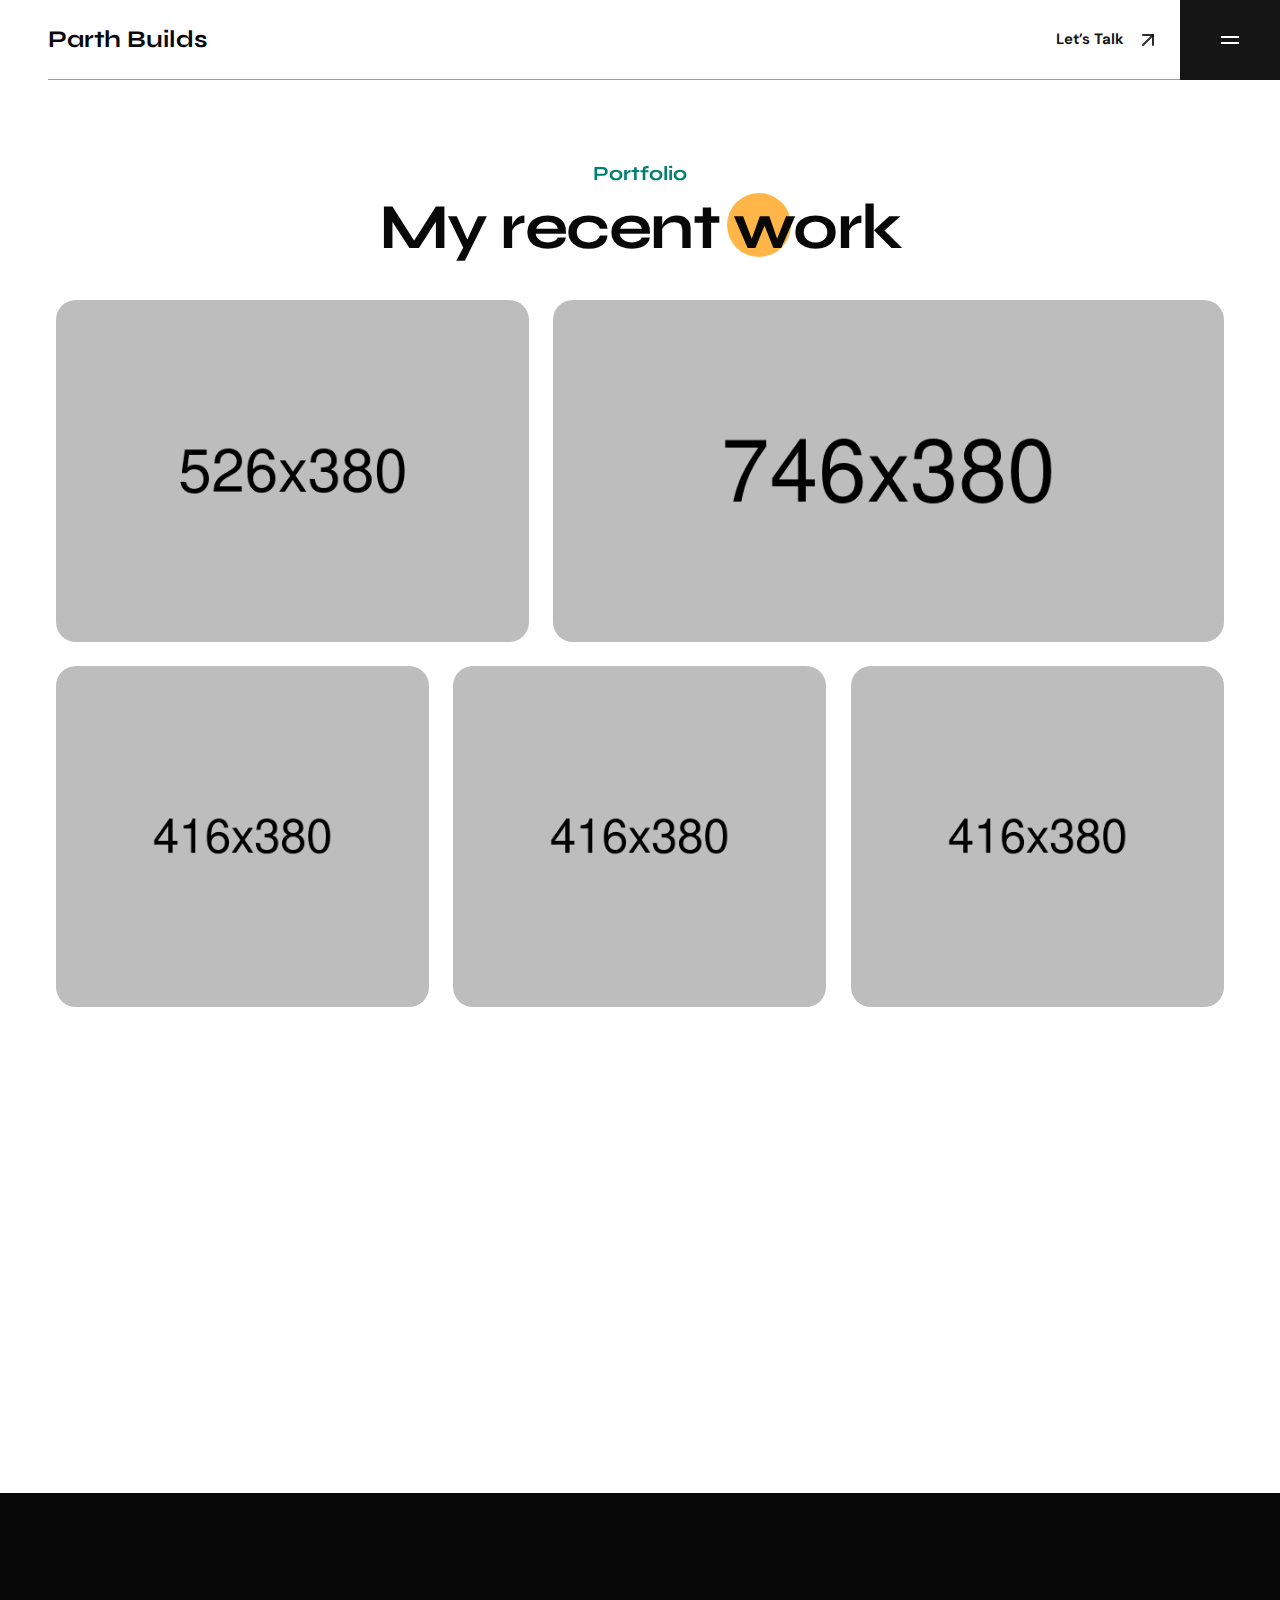
<file: PUBLIC_HTML/projects.html>
<!DOCTYPE html>
<html class="no-js" lang="en">

<head>
    <meta charset="utf-8" />
    <meta http-equiv="x-ua-compatible" content="ie=edge" />
    <title>Perez - Tailwind CSS Personal Portfolio Template</title>
    <meta name="AdsBot-Google" content="noindex follow" />
    <meta name="description" content="Perez - Tailwind CSS Personal Portfolio Template">
    <meta name="viewport" content="width=device-width, initial-scale=1, shrink-to-fit=no" />

    <!-- Favicon -->
    <link rel="shortcut icon" type="image/x-icon" href="assets/images/favicon.png" />

    <!-- CSS (Font, Vendor, Icon, Plugins & Style CSS files) -->

    <!-- Font CSS -->

    <link rel="preconnect" href="https://fonts.googleapis.com">
    <link rel="preconnect" href="https://fonts.gstatic.com" crossorigin>
    <link href="https://fonts.googleapis.com/css2?family=DM+Sans:ital,opsz,wght@0,9..40,100;0,9..40,200;0,9..40,300;0,9..40,400;0,9..40,500;0,9..40,600;0,9..40,700;0,9..40,800;0,9..40,900;0,9..40,1000;1,9..40,100;1,9..40,200;1,9..40,300;1,9..40,400;1,9..40,500;1,9..40,600;1,9..40,700;1,9..40,800;1,9..40,900;1,9..40,1000&family=Inter:wght@100;200;300;400;500;600;700;800;900&family=Poppins:ital,wght@0,100;0,200;0,300;0,400;0,500;0,600;0,700;0,800;0,900;1,100;1,200;1,300;1,400;1,500;1,600;1,700;1,800;1,900&family=Syne:wght@400;500;600;700;800&display=swap" rel="stylesheet">

    <!-- Plugins CSS (All Plugins Files) -->
    <link rel="stylesheet" href="assets/css/plugins/aos.css" />


    <!-- Style CSS -->
    <link rel="stylesheet" href="assets/css/style.css" />

</head>

<body>
    <div class="overflow-x-hidden">
        <!-- Header start -->

        <header id="sticky-header" class="xl:pl-12 bg-white">
            <div class="flex pl-4 xl:pl-0">

                <div class="flex-1 flex items-center justify-between border-b border-black-800 border-opacity-40">

                    <h3 class="text-black-800 font-bold font-Syne text-2xl">
                        Parth Builds
                    </h3>

                    <!-- Link Start -->
                    <a href="contact.html" class="flex items-center flex-wrap py-[6px] px-3 text-[15px] font-bold text-active leading-none mr-2 transition-all duration-300 hover:text-orange group">Let’s
                        Talk
                        <span class="inline-block ml-3 group-hover:animate-arrow-move-up">
        <svg width="24" height="24" viewBox="0 0 24 24" fill="none" xmlns="http://www.w3.org/2000/svg">
          <path d="M7 17L17 7" stroke="currentColor" stroke-opacity="0.9" stroke-width="2" stroke-linecap="round"
            stroke-linejoin="round" />
          <path d="M7 7H17V17" stroke="currentColor" stroke-opacity="0.9" stroke-width="2" stroke-linecap="round"
            stroke-linejoin="round" />
        </svg>
      </span>
                    </a>
                    <!-- Link End -->
                </div>


                <!-- Button Start -->
                <div id="offcanvas-toggle" class="flex-none bg-active flex items-center flex-wrap justify-center py-7 px-[38px] cursor-pointer">
                    <button>
                        <svg width="24" height="24" viewBox="0 0 24 24" fill="none" xmlns="http://www.w3.org/2000/svg">
                            <rect x="3" y="8" width="18" height="2" fill="white" />
                            <rect x="3" y="14" width="18" height="2" fill="white" />
                        </svg>

                    </button>
                </div>
                <!-- Button End -->

            </div>
        </header>


        <!-- offcanvas-menu start -->
        <div id="offcanvas" class="offcanvas right-0 top-0 bottom-0 z-50 transform translate-x-full fixed h-full w-[350px] md:w-[460px] transition-all ease-in-out duration-300 bg-black-800 pl-8 flex flex-wrap flex-col justify-between">
            <!-- close button start -->

            <div>
                <div class="flex flex-wrap justify-between items-center border-b border-border-white mb-[80px]">
                    <h3 class="text-white font-bold font-Syne text-2xl">
                        Parth Builds
                    </h3>
                    <button id="offcanvas-close" class="offcanvas-close bg-primary py-7 px-[38px]" aria-label="offcanvas">
                        <svg width="24" height="24" viewBox="0 0 24 24" fill="none" xmlns="http://www.w3.org/2000/svg">
                            <path fill-rule="evenodd" clip-rule="evenodd" d="M19.2803 4.71967C19.5732 5.01256 19.5732 5.48744 19.2803 5.78033L5.78033 19.2803C5.48744 19.5732 5.01256 19.5732 4.71967 19.2803C4.42678 18.9874 4.42678 18.5126 4.71967 18.2197L18.2197 4.71967C18.5126 4.42678 18.9874 4.42678 19.2803 4.71967Z" fill="white" />
                            <path fill-rule="evenodd" clip-rule="evenodd" d="M4.71967 4.71967C5.01256 4.42678 5.48744 4.42678 5.78033 4.71967L19.2803 18.2197C19.5732 18.5126 19.5732 18.9874 19.2803 19.2803C18.9874 19.5732 18.5126 19.5732 18.2197 19.2803L4.71967 5.78033C4.42678 5.48744 4.42678 5.01256 4.71967 4.71967Z" fill="white" />
                        </svg>
                    </button>
                </div>

                <!-- close button end -->

                <!-- offcanvas-menu start -->

                <nav class="offcanvas-menu mr-[40px] flex flex-wrap flex-col justify-between">
                    <ul>
                        <li class="border-b border-border-white py-4 group">
                            <a href="index.html" class="text-white text-xl font-bold font-Syne leading-none flex flex-wrap items-center justify-between hover:text-orange transition duration-300">Home
                                <span class="inline-block group-hover:animate-arrow-move-up">
              <svg width="24" height="24" viewBox="0 0 24 24" fill="none" xmlns="http://www.w3.org/2000/svg">
                <path d="M7 17L17 7" stroke="currentColor" stroke-opacity="0.9" stroke-width="2" stroke-linecap="round"
                  stroke-linejoin="round"></path>
                <path d="M7 7H17V17" stroke="currentColor" stroke-opacity="0.9" stroke-width="2" stroke-linecap="round"
                  stroke-linejoin="round"></path>
              </svg>
            </span>
                            </a>
                        </li>
                        <li class="border-b border-border-white py-4 group">
                            <a href="about.html" class="text-white text-xl font-bold font-Syne leading-none flex flex-wrap items-center justify-between hover:text-orange transition duration-300">About
                                <span class="inline-block group-hover:animate-arrow-move-up">
              <svg width="24" height="24" viewBox="0 0 24 24" fill="none" xmlns="http://www.w3.org/2000/svg">
                <path d="M7 17L17 7" stroke="currentColor" stroke-opacity="0.9" stroke-width="2" stroke-linecap="round"
                  stroke-linejoin="round"></path>
                <path d="M7 7H17V17" stroke="currentColor" stroke-opacity="0.9" stroke-width="2" stroke-linecap="round"
                  stroke-linejoin="round"></path>
              </svg>
            </span>
                            </a>

                        </li>
                        <li class="border-b border-border-white py-4 group">
                            <a href="projects.html" class="text-white text-xl font-bold font-Syne leading-none flex flex-wrap items-center justify-between hover:text-orange transition duration-300">Project
                                <span class="inline-block group-hover:animate-arrow-move-up">
              <svg width="24" height="24" viewBox="0 0 24 24" fill="none" xmlns="http://www.w3.org/2000/svg">
                <path d="M7 17L17 7" stroke="currentColor" stroke-opacity="0.9" stroke-width="2" stroke-linecap="round"
                  stroke-linejoin="round"></path>
                <path d="M7 7H17V17" stroke="currentColor" stroke-opacity="0.9" stroke-width="2" stroke-linecap="round"
                  stroke-linejoin="round"></path>
              </svg>
            </span>
                            </a>
                        </li>
                        
                        <li class="border-b border-border-white py-4 group">
                            <a href="blog.html" class="text-white text-xl font-bold font-Syne leading-none flex flex-wrap items-center justify-between hover:text-orange transition duration-300">Blog
                                <span class="inline-block group-hover:animate-arrow-move-up">
              <svg width="24" height="24" viewBox="0 0 24 24" fill="none" xmlns="http://www.w3.org/2000/svg">
                <path d="M7 17L17 7" stroke="currentColor" stroke-opacity="0.9" stroke-width="2" stroke-linecap="round"
                  stroke-linejoin="round"></path>
                <path d="M7 7H17V17" stroke="currentColor" stroke-opacity="0.9" stroke-width="2" stroke-linecap="round"
                  stroke-linejoin="round"></path>
              </svg>
            </span>
                            </a>
                        </li>
                        

                        <li class="border-b border-border-white py-4 group">
                            <a href="contact.html" class="text-white text-xl font-bold font-Syne leading-none flex flex-wrap items-center justify-between hover:text-orange transition duration-300">Contact
                                <span class="inline-block group-hover:animate-arrow-move-up">
              <svg width="24" height="24" viewBox="0 0 24 24" fill="none" xmlns="http://www.w3.org/2000/svg">
                <path d="M7 17L17 7" stroke="currentColor" stroke-opacity="0.9" stroke-width="2" stroke-linecap="round"
                  stroke-linejoin="round"></path>
                <path d="M7 7H17V17" stroke="currentColor" stroke-opacity="0.9" stroke-width="2" stroke-linecap="round"
                  stroke-linejoin="round"></path>
              </svg>
            </span>
                            </a>
                        </li>

                    </ul>
                </nav>

            </div>


            <nav class="pb-10">
                <ul class="flex flex-wrap gap-x-4 items-center">
                                    <li>
                                        <a href="https://instagram.com/parthbuilds" class="text-white hover:text-orange">
                                            <svg width="24" height="24" viewBox="0 0 24 24" fill="none" xmlns="http://www.w3.org/2000/svg">
                                                <path d="M7.75 2C4.245 2 2 4.245 2 7.75v8.5C2 19.755 4.245 22 7.75 22h8.5C19.755 22 22 19.755 22 16.25v-8.5C22 4.245 19.755 2 16.25 2h-8.5zM12 6.75a5.25 5.25 0 110 10.5 5.25 5.25 0 010-10.5zm0 1.5a3.75 3.75 0 100 7.5 3.75 3.75 0 000-7.5zm6.75-.5a.875.875 0 110 1.75.875.875 0 010-1.75z" fill="currentColor" fill-opacity="0.9"></path>
                                            </svg>
                                        </a>
                                    </li>
                                    <li><a href="https://linkedin.com/in/parth-pandey-alpha" class="text-white hover:text-orange"><svg width="24" height="24" viewBox="0 0 24 24" fill="none" xmlns="http://www.w3.org/2000/svg">
                                                <path d="M6.94043 5.00002C6.94017 5.53046 6.7292 6.03906 6.35394 6.41394C5.97868 6.78883 5.46986 6.99929 4.93943 6.99902C4.409 6.99876 3.90039 6.78779 3.52551 6.41253C3.15062 6.03727 2.94016 5.52846 2.94043 4.99802C2.9407 4.46759 3.15166 3.95899 3.52692 3.5841C3.90218 3.20922 4.411 2.99876 4.94143 2.99902C5.47186 2.99929 5.98047 3.21026 6.35535 3.58552C6.73024 3.96078 6.9407 4.46959 6.94043 5.00002ZM7.00043 8.48002H3.00043V21H7.00043V8.48002ZM13.3204 8.48002H9.34043V21H13.2804V14.43C13.2804 10.77 18.0504 10.43 18.0504 14.43V21H22.0004V13.07C22.0004 6.90002 14.9404 7.13002 13.2804 10.16L13.3204 8.48002Z" fill="currentColor" fill-opacity="0.9"></path>
                                            </svg>
                                        </a></li>
                                            <a href="https://facebook.com/Parth-builds" class="text-white hover:text-orange">
                                                <svg width="24" height="24" viewBox="0 0 24 24" fill="none" xmlns="http://www.w3.org/2000/svg">
                                                    <path d="M22 12C22 6.477 17.523 2 12 2S2 6.477 2 12c0 4.991 3.657 9.128 8.438 9.878v-6.991h-2.54v-2.887h2.54V9.908c0-2.506 1.492-3.89 3.776-3.89 1.094 0 2.239.195 2.239.195v2.46h-1.26c-1.242 0-1.628.772-1.628 1.561v1.874h2.773l-.443 2.887h-2.33V21.88C18.343 21.13 22 16.991 22 12z" fill="currentColor" fill-opacity="0.9"></path>
                                                </svg>
                                            </a>
                                        </li>
                                    <li><a href="https://github.com/parthbuilds" class="text-white hover:text-orange"><svg width="24" height="24" viewBox="0 0 24 24" fill="none" xmlns="http://www.w3.org/2000/svg">
                                                <path d="M12.001 2C6.47598 2 2.00098 6.475 2.00098 12C1.99977 14.0992 2.65958 16.1454 3.88679 17.8484C5.114 19.5515 6.84631 20.8249 8.83798 21.488C9.33798 21.575 9.52598 21.275 9.52598 21.012C9.52598 20.775 9.51298 19.988 9.51298 19.15C7.00098 19.613 6.35098 18.538 6.15098 17.975C6.03798 17.687 5.55098 16.8 5.12598 16.562C4.77598 16.375 4.27598 15.912 5.11298 15.9C5.90098 15.887 6.46298 16.625 6.65098 16.925C7.55098 18.437 8.98798 18.012 9.56298 17.75C9.65098 17.1 9.91298 16.663 10.201 16.413C7.97598 16.163 5.65098 15.3 5.65098 11.475C5.65098 10.387 6.03798 9.488 6.67598 8.788C6.57598 8.538 6.22598 7.513 6.77598 6.138C6.77598 6.138 7.61298 5.875 9.52598 7.162C10.3401 6.9364 11.1812 6.82302 12.026 6.825C12.876 6.825 13.726 6.937 14.526 7.162C16.439 5.862 17.276 6.138 17.276 6.138C17.826 7.513 17.476 8.538 17.376 8.788C18.013 9.488 18.401 10.375 18.401 11.475C18.401 15.313 16.064 16.163 13.839 16.413C14.201 16.725 14.514 17.325 14.514 18.263C14.514 19.6 14.501 20.675 14.501 21.013C14.501 21.275 14.689 21.587 15.189 21.487C17.1738 20.8166 18.8985 19.5408 20.1203 17.8389C21.3421 16.1371 21.9995 14.095 22 12C22 6.475 17.525 2 12 2H12.001Z" fill="currentColor" fill-opacity="0.9"></path>
                                            </svg>
                                        </a></li>
                                </ul>
            </nav>
        </div>
        <!-- offcanvas-menu end -->

        <!-- Header end -->


        <!-- Portfolio Section Start -->
        <section class="bg-white pt-20 pb-[120px]">
            <div class="container mx-auto">
                <div class="grid grid-cols-12 gap-6">
                    <div class="col-span-12" data-aos="flip-down" data-aos-delay="400">
                        <div class="font-bold font-Syne text-center leading-none flex flex-wrap flex-col gap-y-2 mb-10">
                            <span class="text-orange text-xl">Portfolio</span>
                            <h3 class="text-black-800 text-4xl lg:text-5xl xl:text-[64px] tracking-[-1.5px]">
                                My recent <span
                                    class="relative z-[1] before:rounded-full before:bg-primary before:block before:absolute before:top-[4px] before:left-[-6px] before:-z-[1] before:w-[36px] lg:before:w-[48px] xl:before:w-[64px] before:h-[36px] lg:before:h-[48px] xl:before:h-[64px]">w</span>ork
                            </h3>
                        </div>
                    </div>
                </div>

                <div class="grid grid-cols-12 gap-6">
                    <div class="col-span-12 md:col-span-6 lg:col-span-5" data-aos="flip-down" data-aos-delay="600">
                        <div class="overflow-hidden relative rounded-[20px] group before:absolute before:left-0 before:right-0 before:contents before:bg-black-600 before:w-full before:h-full before:opacity-0 hover:before:opacity-80 before:transition-opacity before:duration-300 h-full">
                            <img class="w-full h-full" src="assets/images/portfolios/project1.png" alt="project1">
                            <div class="absolute bottom-[-150px] left-6 right-6 transition-all duration-300 group-hover:bottom-6">
                                <div class="flex flex-wrap items-center justify-between text-white hover:text-orange group">
                                    <h4 class="font-bold font-Syne text-center leading-10 text-[17px] sm:text-[20px] xl:text-[24px] 2xl:text-[28px] capitalize peer">
                                        <a class="transition-all" href="project-details.html">Oxilex Dashboard
                                            design</a>
                                    </h4>
                                    <a href="project-details.html" class="peer-hover:animate-arrow-move-up">
                                        <svg width="40" height="40" viewBox="0 0 40 40" fill="none" xmlns="http://www.w3.org/2000/svg">
                                            <path fill-rule="evenodd" clip-rule="evenodd" d="M30.8839 9.11612C31.372 9.60427 31.372 10.3957 30.8839 10.8839L10.8839 30.8839C10.3957 31.372 9.60427 31.372 9.11612 30.8839C8.62796 30.3957 8.62796 29.6043 9.11612 29.1161L29.1161 9.11612C29.6043 8.62796 30.3957 8.62796 30.8839 9.11612Z" fill="currentColor" fill-opacity="0.9" />
                                            <path fill-rule="evenodd" clip-rule="evenodd" d="M12.5 10C12.5 9.30964 13.0596 8.75 13.75 8.75H30C30.6904 8.75 31.25 9.30964 31.25 10V26.25C31.25 26.9404 30.6904 27.5 30 27.5C29.3096 27.5 28.75 26.9404 28.75 26.25V11.25H13.75C13.0596 11.25 12.5 10.6904 12.5 10Z" fill="currentColor" fill-opacity="0.9" />
                                        </svg>

                                    </a>
                                </div>
                            </div>
                        </div>
                    </div>
                    <div class="col-span-12 md:col-span-6 lg:col-span-7" data-aos="flip-down" data-aos-delay="800">
                        <div class="overflow-hidden relative rounded-[20px] group before:absolute before:left-0 before:right-0 before:contents before:bg-black-600 before:w-full before:h-full before:opacity-0 hover:before:opacity-80 before:transition-opacity before:duration-300 h-full">
                            <img class="w-full h-full" src="assets/images/portfolios/project6.png" alt="project1">
                            <div class="absolute bottom-[-150px] left-6 right-6 transition-all duration-300 group-hover:bottom-6">
                                <div class="flex flex-wrap items-center justify-between text-white hover:text-orange">
                                    <h4 class="font-bold font-Syne text-center leading-10 text-[17px] sm:text-[20px] xl:text-[24px] 2xl:text-[28px] capitalize peer">
                                        <a class="transition-all" href="project-details.html">Oxilex Dashboard
                                            design</a>
                                    </h4>
                                    <a href="project-details.html" class="peer-hover:animate-arrow-move-up">
                                        <svg width="40" height="40" viewBox="0 0 40 40" fill="none" xmlns="http://www.w3.org/2000/svg">
                                            <path fill-rule="evenodd" clip-rule="evenodd" d="M30.8839 9.11612C31.372 9.60427 31.372 10.3957 30.8839 10.8839L10.8839 30.8839C10.3957 31.372 9.60427 31.372 9.11612 30.8839C8.62796 30.3957 8.62796 29.6043 9.11612 29.1161L29.1161 9.11612C29.6043 8.62796 30.3957 8.62796 30.8839 9.11612Z" fill="currentColor" fill-opacity="0.9" />
                                            <path fill-rule="evenodd" clip-rule="evenodd" d="M12.5 10C12.5 9.30964 13.0596 8.75 13.75 8.75H30C30.6904 8.75 31.25 9.30964 31.25 10V26.25C31.25 26.9404 30.6904 27.5 30 27.5C29.3096 27.5 28.75 26.9404 28.75 26.25V11.25H13.75C13.0596 11.25 12.5 10.6904 12.5 10Z" fill="currentColor" fill-opacity="0.9" />
                                        </svg>

                                    </a>
                                </div>
                            </div>
                        </div>
                    </div>
                    <div class="col-span-12 md:col-span-6 lg:col-span-4" data-aos="flip-down" data-aos-delay="1000">
                        <div class="overflow-hidden relative rounded-[20px] group before:absolute before:left-0 before:right-0 before:contents before:bg-black-600 before:w-full before:h-full before:opacity-0 hover:before:opacity-80 before:transition-opacity before:duration-300 h-full">
                            <img class="w-full h-full" src="assets/images/portfolios/project3.png" alt="project1">
                            <div class="absolute bottom-[-150px] left-6 right-6 transition-all duration-300 group-hover:bottom-6">
                                <div class="flex flex-wrap items-center justify-between text-white hover:text-orange">
                                    <h4 class="font-bold font-Syne text-center leading-10 text-[17px] sm:text-[20px] xl:text-[24px] 2xl:text-[28px] capitalize peer">
                                        <a class="transition-all" href="project-details.html">Oxilex Dashboard</a>
                                    </h4>
                                    <a href="project-details.html" class="peer-hover:animate-arrow-move-up">
                                        <svg width="40" height="40" viewBox="0 0 40 40" fill="none" xmlns="http://www.w3.org/2000/svg">
                                            <path fill-rule="evenodd" clip-rule="evenodd" d="M30.8839 9.11612C31.372 9.60427 31.372 10.3957 30.8839 10.8839L10.8839 30.8839C10.3957 31.372 9.60427 31.372 9.11612 30.8839C8.62796 30.3957 8.62796 29.6043 9.11612 29.1161L29.1161 9.11612C29.6043 8.62796 30.3957 8.62796 30.8839 9.11612Z" fill="currentColor" fill-opacity="0.9" />
                                            <path fill-rule="evenodd" clip-rule="evenodd" d="M12.5 10C12.5 9.30964 13.0596 8.75 13.75 8.75H30C30.6904 8.75 31.25 9.30964 31.25 10V26.25C31.25 26.9404 30.6904 27.5 30 27.5C29.3096 27.5 28.75 26.9404 28.75 26.25V11.25H13.75C13.0596 11.25 12.5 10.6904 12.5 10Z" fill="currentColor" fill-opacity="0.9" />
                                        </svg>

                                    </a>
                                </div>
                            </div>
                        </div>
                    </div>
                    <div class="col-span-12 md:col-span-6 lg:col-span-4" data-aos="flip-down" data-aos-delay="1200">
                        <div class="overflow-hidden relative rounded-[20px] group before:absolute before:left-0 before:right-0 before:contents before:bg-black-600 before:w-full before:h-full before:opacity-0 hover:before:opacity-80 before:transition-opacity before:duration-300 h-full">
                            <img class="w-full h-full" src="assets/images/portfolios/project4.png" alt="project1">
                            <div class="absolute bottom-[-150px] left-6 right-6 transition-all duration-300 group-hover:bottom-6">
                                <div class="flex flex-wrap items-center justify-between text-white hover:text-orange">
                                    <h4 class="font-bold font-Syne text-center leading-10 text-[17px] sm:text-[20px] xl:text-[24px] 2xl:text-[28px] capitalize peer">
                                        <a class="transition-all" href="project-details.html">Oxilex Dashboard</a>
                                    </h4>
                                    <a href="project-details.html" class="peer-hover:animate-arrow-move-up">
                                        <svg width="40" height="40" viewBox="0 0 40 40" fill="none" xmlns="http://www.w3.org/2000/svg">
                                            <path fill-rule="evenodd" clip-rule="evenodd" d="M30.8839 9.11612C31.372 9.60427 31.372 10.3957 30.8839 10.8839L10.8839 30.8839C10.3957 31.372 9.60427 31.372 9.11612 30.8839C8.62796 30.3957 8.62796 29.6043 9.11612 29.1161L29.1161 9.11612C29.6043 8.62796 30.3957 8.62796 30.8839 9.11612Z" fill="currentColor" fill-opacity="0.9" />
                                            <path fill-rule="evenodd" clip-rule="evenodd" d="M12.5 10C12.5 9.30964 13.0596 8.75 13.75 8.75H30C30.6904 8.75 31.25 9.30964 31.25 10V26.25C31.25 26.9404 30.6904 27.5 30 27.5C29.3096 27.5 28.75 26.9404 28.75 26.25V11.25H13.75C13.0596 11.25 12.5 10.6904 12.5 10Z" fill="currentColor" fill-opacity="0.9" />
                                        </svg>

                                    </a>
                                </div>
                            </div>
                        </div>
                    </div>
                    <div class="col-span-12 md:col-span-6 lg:col-span-4" data-aos="flip-down" data-aos-delay="1400">
                        <div class="overflow-hidden relative rounded-[20px] group before:absolute before:left-0 before:right-0 before:contents before:bg-black-600 before:w-full before:h-full before:opacity-0 hover:before:opacity-80 before:transition-opacity before:duration-300 h-full">
                            <img class="w-full h-full" src="assets/images/portfolios/project5.png" alt="project1">
                            <div class="absolute bottom-[-150px] left-6 right-6 transition-all duration-300 group-hover:bottom-6">
                                <div class="flex flex-wrap items-center justify-between text-white hover:text-orange">
                                    <h4 class="font-bold font-Syne text-center leading-10 text-[17px] sm:text-[20px] xl:text-[24px] 2xl:text-[28px] capitalize peer">
                                        <a class="transition-all" href="project-details.html">Oxilex Apps </a>
                                    </h4>
                                    <a href="project-details.html" class="peer-hover:animate-arrow-move-up">
                                        <svg width="40" height="40" viewBox="0 0 40 40" fill="none" xmlns="http://www.w3.org/2000/svg">
                                            <path fill-rule="evenodd" clip-rule="evenodd" d="M30.8839 9.11612C31.372 9.60427 31.372 10.3957 30.8839 10.8839L10.8839 30.8839C10.3957 31.372 9.60427 31.372 9.11612 30.8839C8.62796 30.3957 8.62796 29.6043 9.11612 29.1161L29.1161 9.11612C29.6043 8.62796 30.3957 8.62796 30.8839 9.11612Z" fill="currentColor" fill-opacity="0.9" />
                                            <path fill-rule="evenodd" clip-rule="evenodd" d="M12.5 10C12.5 9.30964 13.0596 8.75 13.75 8.75H30C30.6904 8.75 31.25 9.30964 31.25 10V26.25C31.25 26.9404 30.6904 27.5 30 27.5C29.3096 27.5 28.75 26.9404 28.75 26.25V11.25H13.75C13.0596 11.25 12.5 10.6904 12.5 10Z" fill="currentColor" fill-opacity="0.9" />
                                        </svg>

                                    </a>
                                </div>
                            </div>
                        </div>
                    </div>
                    <div class="col-span-12 md:col-span-6 lg:col-span-7" data-aos="flip-down">
                        <div class="overflow-hidden relative rounded-[20px] group before:absolute before:left-0 before:right-0 before:contents before:bg-black-600 before:w-full before:h-full before:opacity-0 hover:before:opacity-80 before:transition-opacity before:duration-300 h-full">
                            <img class="w-full h-full" src="assets/images/portfolios/project6.png" alt="project1">
                            <div class="absolute bottom-[-150px] left-6 right-6 transition-all duration-300 group-hover:bottom-6">
                                <div class="flex flex-wrap items-center justify-between text-white hover:text-orange">
                                    <h4 class="font-bold font-Syne text-center leading-10 text-[17px] sm:text-[20px] xl:text-[24px] 2xl:text-[28px] capitalize peer">
                                        <a class="transition-all" href="project-details.html">Oxilex Dashboard</a>
                                    </h4>
                                    <a href="project-details.html" class="peer-hover:animate-arrow-move-up">
                                        <svg width="40" height="40" viewBox="0 0 40 40" fill="none" xmlns="http://www.w3.org/2000/svg">
                                            <path fill-rule="evenodd" clip-rule="evenodd" d="M30.8839 9.11612C31.372 9.60427 31.372 10.3957 30.8839 10.8839L10.8839 30.8839C10.3957 31.372 9.60427 31.372 9.11612 30.8839C8.62796 30.3957 8.62796 29.6043 9.11612 29.1161L29.1161 9.11612C29.6043 8.62796 30.3957 8.62796 30.8839 9.11612Z" fill="currentColor" fill-opacity="0.9" />
                                            <path fill-rule="evenodd" clip-rule="evenodd" d="M12.5 10C12.5 9.30964 13.0596 8.75 13.75 8.75H30C30.6904 8.75 31.25 9.30964 31.25 10V26.25C31.25 26.9404 30.6904 27.5 30 27.5C29.3096 27.5 28.75 26.9404 28.75 26.25V11.25H13.75C13.0596 11.25 12.5 10.6904 12.5 10Z" fill="currentColor" fill-opacity="0.9" />
                                        </svg>

                                    </a>
                                </div>
                            </div>
                        </div>
                    </div>
                    <div class="col-span-12 md:col-span-6 lg:col-span-5" data-aos="flip-down" data-aos-delay="300">
                        <div class="overflow-hidden relative rounded-[20px] group before:absolute before:left-0 before:right-0 before:contents before:bg-black-600 before:w-full before:h-full before:opacity-0 hover:before:opacity-80 before:transition-opacity before:duration-300 h-full">
                            <img class="w-full h-full" src="assets/images/portfolios/project7.png" alt="project1">
                            <div class="absolute bottom-[-150px] left-6 right-6 transition-all duration-300 group-hover:bottom-6">
                                <div class="flex flex-wrap items-center justify-between text-white hover:text-orange">
                                    <h4 class="font-bold font-Syne text-center leading-10 text-[17px] sm:text-[20px] xl:text-[24px] 2xl:text-[28px] capitalize peer">
                                        <a class="transition-all" href="project-details.html">Oxilex Dashboard
                                            design</a>
                                    </h4>
                                    <a href="project-details.html" class="peer-hover:animate-arrow-move-up">
                                        <svg width="40" height="40" viewBox="0 0 40 40" fill="none" xmlns="http://www.w3.org/2000/svg">
                                            <path fill-rule="evenodd" clip-rule="evenodd" d="M30.8839 9.11612C31.372 9.60427 31.372 10.3957 30.8839 10.8839L10.8839 30.8839C10.3957 31.372 9.60427 31.372 9.11612 30.8839C8.62796 30.3957 8.62796 29.6043 9.11612 29.1161L29.1161 9.11612C29.6043 8.62796 30.3957 8.62796 30.8839 9.11612Z" fill="currentColor" fill-opacity="0.9" />
                                            <path fill-rule="evenodd" clip-rule="evenodd" d="M12.5 10C12.5 9.30964 13.0596 8.75 13.75 8.75H30C30.6904 8.75 31.25 9.30964 31.25 10V26.25C31.25 26.9404 30.6904 27.5 30 27.5C29.3096 27.5 28.75 26.9404 28.75 26.25V11.25H13.75C13.0596 11.25 12.5 10.6904 12.5 10Z" fill="currentColor" fill-opacity="0.9" />
                                        </svg>

                                    </a>
                                </div>
                            </div>
                        </div>
                    </div>

                </div>
            </div>
        </section>
        <!-- Portfolio Section End -->


        <!-- Footer Start -->
        <footer class="footer bg-black-800 pt-[80px] lg:pt-[100px] xl:pt-[120px] pb-[60px]">
            <div class="container">
                <div class="overflow-x-hidden" data-aos="flip-down">
                    <div class="grid md:grid-cols-2 lg:grid-cols-3 gap-5 lg:gap-6">
                        <div class="pt-12">
                            <h3 class="text-white font-Syne font-bold text-4xl lg:text-5xl xl:text-[64px] tracking-[-1.5px]"><span
                    class="relative z-[1] before:rounded-full before:bg-primary before:block before:absolute before:top-[8px] before:left-[0] before:-z-[1] before:w-[36px] lg:before:w-[48px] xl:before:w-[60px] before:h-[36px] lg:before:h-[48px] xl:before:h-[60px]">Le</span>
                                t’s work together</h3>
                            <div class="flex flex-wrap items-center mt-10">
                                <span class="text-xl font-bold font-Syne text-white">Based in Bangalore |</span>
                                <div class="ml-5 md:ml-[5px] lg:ml-0 xl:ml-[16px] 2xl:ml-5">
                                    <ul class="flex flex-wrap gap-x-4 items-center">
                                        <li>
                                            <a href="https://instagram.com/parthbuilds" class="text-white hover:text-orange">
                                                <svg width="24" height="24" viewBox="0 0 24 24" fill="none" xmlns="http://www.w3.org/2000/svg">
                                                    <path d="M7.75 2C4.245 2 2 4.245 2 7.75v8.5C2 19.755 4.245 22 7.75 22h8.5C19.755 22 22 19.755 22 16.25v-8.5C22 4.245 19.755 2 16.25 2h-8.5zM12 6.75a5.25 5.25 0 110 10.5 5.25 5.25 0 010-10.5zm0 1.5a3.75 3.75 0 100 7.5 3.75 3.75 0 000-7.5zm6.75-.5a.875.875 0 110 1.75.875.875 0 010-1.75z" fill="currentColor" fill-opacity="0.9"></path>
                                                </svg>
                                            </a>
                                        </li>
                                        <li><a href="https://linkedin.com/in/parth-pandey-alpha" class="text-white hover:text-orange"><svg width="24" height="24" viewBox="0 0 24 24" fill="none" xmlns="http://www.w3.org/2000/svg">
                                                    <path d="M6.94043 5.00002C6.94017 5.53046 6.7292 6.03906 6.35394 6.41394C5.97868 6.78883 5.46986 6.99929 4.93943 6.99902C4.409 6.99876 3.90039 6.78779 3.52551 6.41253C3.15062 6.03727 2.94016 5.52846 2.94043 4.99802C2.9407 4.46759 3.15166 3.95899 3.52692 3.5841C3.90218 3.20922 4.411 2.99876 4.94143 2.99902C5.47186 2.99929 5.98047 3.21026 6.35535 3.58552C6.73024 3.96078 6.9407 4.46959 6.94043 5.00002ZM7.00043 8.48002H3.00043V21H7.00043V8.48002ZM13.3204 8.48002H9.34043V21H13.2804V14.43C13.2804 10.77 18.0504 10.43 18.0504 14.43V21H22.0004V13.07C22.0004 6.90002 14.9404 7.13002 13.2804 10.16L13.3204 8.48002Z" fill="currentColor" fill-opacity="0.9"></path>
                                                </svg>
                                            </a></li>
                                                <a href="https://facebook.com/Parth-builds" class="text-white hover:text-orange">
                                                    <svg width="24" height="24" viewBox="0 0 24 24" fill="none" xmlns="http://www.w3.org/2000/svg">
                                                        <path d="M22 12C22 6.477 17.523 2 12 2S2 6.477 2 12c0 4.991 3.657 9.128 8.438 9.878v-6.991h-2.54v-2.887h2.54V9.908c0-2.506 1.492-3.89 3.776-3.89 1.094 0 2.239.195 2.239.195v2.46h-1.26c-1.242 0-1.628.772-1.628 1.561v1.874h2.773l-.443 2.887h-2.33V21.88C18.343 21.13 22 16.991 22 12z" fill="currentColor" fill-opacity="0.9"></path>
                                                    </svg>
                                                </a>
                                            </li>
                                        <li><a href="https://github.com/parthbuilds" class="text-white hover:text-orange"><svg width="24" height="24" viewBox="0 0 24 24" fill="none" xmlns="http://www.w3.org/2000/svg">
                                                    <path d="M12.001 2C6.47598 2 2.00098 6.475 2.00098 12C1.99977 14.0992 2.65958 16.1454 3.88679 17.8484C5.114 19.5515 6.84631 20.8249 8.83798 21.488C9.33798 21.575 9.52598 21.275 9.52598 21.012C9.52598 20.775 9.51298 19.988 9.51298 19.15C7.00098 19.613 6.35098 18.538 6.15098 17.975C6.03798 17.687 5.55098 16.8 5.12598 16.562C4.77598 16.375 4.27598 15.912 5.11298 15.9C5.90098 15.887 6.46298 16.625 6.65098 16.925C7.55098 18.437 8.98798 18.012 9.56298 17.75C9.65098 17.1 9.91298 16.663 10.201 16.413C7.97598 16.163 5.65098 15.3 5.65098 11.475C5.65098 10.387 6.03798 9.488 6.67598 8.788C6.57598 8.538 6.22598 7.513 6.77598 6.138C6.77598 6.138 7.61298 5.875 9.52598 7.162C10.3401 6.9364 11.1812 6.82302 12.026 6.825C12.876 6.825 13.726 6.937 14.526 7.162C16.439 5.862 17.276 6.138 17.276 6.138C17.826 7.513 17.476 8.538 17.376 8.788C18.013 9.488 18.401 10.375 18.401 11.475C18.401 15.313 16.064 16.163 13.839 16.413C14.201 16.725 14.514 17.325 14.514 18.263C14.514 19.6 14.501 20.675 14.501 21.013C14.501 21.275 14.689 21.587 15.189 21.487C17.1738 20.8166 18.8985 19.5408 20.1203 17.8389C21.3421 16.1371 21.9995 14.095 22 12C22 6.475 17.525 2 12 2H12.001Z" fill="currentColor" fill-opacity="0.9"></path>
                                                </svg>
                                            </a></li>
                                    </ul>
                                </div>
                            </div>
                        </div>

                        <div class="py-9 px-7 border-border-white border rounded-2xl flex flex-col justify-between group">
                            <h3 class="text-xl font-bold font-Syne text-white">Looking for a hectic designer?</h3>
                            <div class="flex justify-between items-center">
                                <p class="text-2xl font-bold font-Syne leading-none text-orange ">Parthbuilds@gmail.com</p>
                                <a href="#" class="text-white group-hover:animate-arrow-move-up group-hover:text-orange">
                                    <svg width="40" height="40" viewBox="0 0 40 40" fill="none" xmlns="http://www.w3.org/2000/svg">
                                        <path d="M11.6667 28.3334L28.3334 11.6667" stroke="currentColor" stroke-width="1.5" stroke-linecap="round" stroke-linejoin="round" />
                                        <path d="M11.6667 11.6667H28.3334V28.3334" stroke="currentColor" stroke-width="1.5" stroke-linecap="round" stroke-linejoin="round" />
                                    </svg>

                                </a>
                            </div>
                        </div>

                        <div class="py-9 px-7 border-border-white border rounded-2xl flex flex-col justify-between group">
                            <h3 class="text-xl font-bold font-Syne text-white">Want a more in-depth look at my history?</h3>
                            <div class="flex justify-between items-center">
                                <p class="text-2xl font-bold font-Syne leading-none text-orange">+598 6879 9874</p>
                                <a href="#" class="text-white group-hover:animate-arrow-move-up group-hover:text-orange">
                                    <svg width="40" height="40" viewBox="0 0 40 40" fill="none" xmlns="http://www.w3.org/2000/svg">
                                        <path d="M11.6667 28.3334L28.3334 11.6667" stroke="currentColor" stroke-width="1.5" stroke-linecap="round" stroke-linejoin="round" />
                                        <path d="M11.6667 11.6667H28.3334V28.3334" stroke="currentColor" stroke-width="1.5" stroke-linecap="round" stroke-linejoin="round" />
                                    </svg>

                                </a>
                            </div>
                        </div>

                    </div>

                    <div class="grid grid-cols-1 gap-6">
                        <div class="py-[72px]">
                            <svg class="w-full" width="1281" height="77" viewBox="0 0 1281 77" fill="none" xmlns="http://www.w3.org/2000/svg">
                                <path d="M95.28 67.88H77.28L142.8 0.199951H172.8V77H142.8V24.68L151.8 28.4L104.4 77H68.4L20.88 28.52L30 24.8V77H0V0.199951H30L95.28 67.88Z" fill="#FFE9D9" />
                                <path d="M199.289 65.36V47.36H281.369V65.36H199.289ZM172.409 77L223.889 0.199951H257.249L309.209 77H276.209L231.689 8.23995H249.569L205.409 77H172.409Z" fill="#FFE9D9" />
                                <path d="M308.828 77V0.199951H401.588C408.868 0.199951 415.388 1.03995 421.148 2.71995C426.988 4.31995 431.588 7.03995 434.948 10.88C438.388 14.72 440.108 19.96 440.108 26.6C440.108 31 439.308 34.64 437.708 37.52C436.108 40.4 433.908 42.64 431.108 44.24C428.308 45.84 425.108 47 421.508 47.72C417.908 48.44 414.148 48.88 410.228 49.04L401.468 47.36C410.988 47.44 418.308 47.84 423.428 48.56C428.628 49.28 432.228 50.6 434.228 52.52C436.308 54.36 437.348 57.04 437.348 60.56V77H407.348V64.16C407.348 61.76 406.868 59.96 405.908 58.76C405.028 57.48 403.028 56.6 399.908 56.12C396.868 55.64 392.148 55.4 385.748 55.4H338.828V77H308.828ZM338.828 35.36H401.588C403.988 35.36 405.988 34.96 407.588 34.16C409.268 33.36 410.108 31.84 410.108 29.6C410.108 27.52 409.268 26.12 407.588 25.4C405.988 24.6 403.988 24.2 401.588 24.2H338.828V35.36Z" fill="#FFE9D9" />
                                <path d="M510.679 39.2V32.48L579.919 77H535.279L476.479 36.2L530.719 0.199951H573.439L510.679 39.2ZM446.719 0.199951H476.719V77H446.719V0.199951Z" fill="#FFE9D9" />
                                <path d="M635.328 26.72H719.808V49.52H635.328V26.72ZM716.448 0.199951H746.448V77H716.448V0.199951ZM609.648 0.199951H639.648V77H609.648V0.199951Z" fill="#FFE9D9" />
                                <path d="M783.281 44.6V54.2H874.481V77H753.281V0.199951H874.241V23H783.281V32.6H857.681V44.6H783.281Z" fill="#FFE9D9" />
                                <path d="M1000.4 53.48L989.239 59.84V0.199951H1019.24V77H989.239L898.879 24.68L910.039 18.2V77H880.039V0.199951H910.039L1000.4 53.48Z" fill="#FFE9D9" />
                                <path d="M1026.02 77V0.199951H1118.78C1126.06 0.199951 1132.58 1.03995 1138.34 2.71995C1144.18 4.31995 1148.78 7.03995 1152.14 10.88C1155.58 14.72 1157.3 19.96 1157.3 26.6C1157.3 31 1156.5 34.64 1154.9 37.52C1153.3 40.4 1151.1 42.64 1148.3 44.24C1145.5 45.84 1142.3 47 1138.7 47.72C1135.1 48.44 1131.34 48.88 1127.42 49.04L1118.66 47.36C1128.18 47.44 1135.5 47.84 1140.62 48.56C1145.82 49.28 1149.42 50.6 1151.42 52.52C1153.5 54.36 1154.54 57.04 1154.54 60.56V77H1124.54V64.16C1124.54 61.76 1124.06 59.96 1123.1 58.76C1122.22 57.48 1120.22 56.6 1117.1 56.12C1114.06 55.64 1109.34 55.4 1102.94 55.4H1056.02V77H1026.02ZM1056.02 35.36H1118.78C1121.18 35.36 1123.18 34.96 1124.78 34.16C1126.46 33.36 1127.3 31.84 1127.3 29.6C1127.3 27.52 1126.46 26.12 1124.78 25.4C1123.18 24.6 1121.18 24.2 1118.78 24.2H1056.02V35.36Z" fill="#FFE9D9" />
                                <path d="M1280.96 0.199951L1232.36 57.44V77H1202.36V57.44L1153.76 0.199951H1189.16L1228.64 50H1206.44L1245.56 0.199951H1280.96Z" fill="#FFE9D9" />
                            </svg>
                        </div>

                    </div>


                    <div class="border-t border-border-white pt-6 ">
                        <div class="grid grid-cols-12">

                            <div class="col-span-12 sm:col-span-8 order-last sm:order-first">
                                <p class="text-white text-lg font-normal font-sans leading-7">©2023 Parth Pandey, All Rights Reserved
                                </p>
                            </div>
                            <div class="col-span-12 sm:col-span-4 order-first sm:order-last">
                                <div class="flex justify-end mb-2 sm:mb-0">
                                    <a id="scrollUp" class="flex flex-wrap items-center gap-2 group" href="#" aria-label="scroll up">
                                        <span
                            class="text-white text-lg font-normal font-sans leading-7 transition-all group-hover:text-orange">Back
                            to
                            Top</span>
                                        <svg width="24" height="24" viewBox="0 0 24 24" fill="none" xmlns="http://www.w3.org/2000/svg">
                                            <path d="M12 19V5" stroke="#007F73" stroke-width="2" stroke-linecap="round" stroke-linejoin="round" />
                                            <path d="M19 12L12 5L5 12" stroke="#007F73" stroke-width="2" stroke-linecap="round" stroke-linejoin="round" />
                                        </svg>

                                    </a>
                                </div>
                            </div>
                        </div>
                    </div>


                </div>
            </div>
        </footer>
        <!-- Footer End -->
    </div>



    <!-- Vendors JS -->
    <script src="assets/js/vendor/modernizr-3.11.7.min.js"></script>
    <script src="assets/js/vendor/jquery-3.6.0.min.js"></script>
    <script src="assets/js/vendor/jquery-migrate-3.3.2.min.js"></script>
    <!-- Plugins JS -->
    <script src="assets/js/plugins/aos.js">
    </script>



    <!-- Activation JS -->
    <script src="assets/js/main.js"></script>

</body>

</html>
</file>
<file: assets/css/style.css>
/*-----------------------------------------------------------------------------------

    Template Name: template Name

    Version: 1.0

-----------------------------------------------------------------------------------*/
/*! tailwindcss v3.4.0 | MIT License | https://tailwindcss.com*/
/*
1. Prevent padding and border from affecting element width. (https://github.com/mozdevs/cssremedy/issues/4)
2. Allow adding a border to an element by just adding a border-width. (https://github.com/tailwindcss/tailwindcss/pull/116)
*/
*,
::before,
::after {
  box-sizing: border-box; /* 1 */
  border-width: 0; /* 2 */
  border-style: solid; /* 2 */
  border-color: #e5e7eb; /* 2 */
}

::before,
::after {
  --tw-content: "";
}

/*
1. Use a consistent sensible line-height in all browsers.
2. Prevent adjustments of font size after orientation changes in iOS.
3. Use a more readable tab size.
4. Use the user's configured `sans` font-family by default.
5. Use the user's configured `sans` font-feature-settings by default.
6. Use the user's configured `sans` font-variation-settings by default.
7. Disable tap highlights on iOS
*/
html,
:host {
  line-height: 1.5; /* 1 */
  -webkit-text-size-adjust: 100%; /* 2 */
  -moz-tab-size: 4; /* 3 */
  -o-tab-size: 4;
  tab-size: 4; /* 3 */
  font-family: "DM Sans", ui-sans-serif, system-ui, sans-serif, "Apple Color Emoji", "Segoe UI Emoji", "Segoe UI Symbol", "Noto Color Emoji"; /* 4 */
  font-feature-settings: normal; /* 5 */
  font-variation-settings: normal; /* 6 */
  -webkit-tap-highlight-color: transparent; /* 7 */
}

/*
1. Remove the margin in all browsers.
2. Inherit line-height from `html` so users can set them as a class directly on the `html` element.
*/
body {
  margin: 0; /* 1 */
  line-height: inherit; /* 2 */
}

/*
1. Add the correct height in Firefox.
2. Correct the inheritance of border color in Firefox. (https://bugzilla.mozilla.org/show_bug.cgi?id=190655)
3. Ensure horizontal rules are visible by default.
*/
hr {
  height: 0; /* 1 */
  color: inherit; /* 2 */
  border-top-width: 1px; /* 3 */
}

/*
Add the correct text decoration in Chrome, Edge, and Safari.
*/
abbr:where([title]) {
  -webkit-text-decoration: underline dotted;
  text-decoration: underline dotted;
}

/*
Remove the default font size and weight for headings.
*/
h1,
h2,
h3,
h4,
h5,
h6 {
  font-size: inherit;
  font-weight: inherit;
}

/*
Reset links to optimize for opt-in styling instead of opt-out.
*/
a {
  color: inherit;
  text-decoration: inherit;
}

/*
Add the correct font weight in Edge and Safari.
*/
b,
strong {
  font-weight: bolder;
}

/*
1. Use the user's configured `mono` font-family by default.
2. Use the user's configured `mono` font-feature-settings by default.
3. Use the user's configured `mono` font-variation-settings by default.
4. Correct the odd `em` font sizing in all browsers.
*/
code,
kbd,
samp,
pre {
  font-family: ui-monospace, SFMono-Regular, Menlo, Monaco, Consolas, "Liberation Mono", "Courier New", monospace; /* 1 */
  font-feature-settings: normal; /* 2 */
  font-variation-settings: normal; /* 3 */
  font-size: 1em; /* 4 */
}

/*
Add the correct font size in all browsers.
*/
small {
  font-size: 80%;
}

/*
Prevent `sub` and `sup` elements from affecting the line height in all browsers.
*/
sub,
sup {
  font-size: 75%;
  line-height: 0;
  position: relative;
  vertical-align: baseline;
}

sub {
  bottom: -0.25em;
}

sup {
  top: -0.5em;
}

/*
1. Remove text indentation from table contents in Chrome and Safari. (https://bugs.chromium.org/p/chromium/issues/detail?id=999088, https://bugs.webkit.org/show_bug.cgi?id=201297)
2. Correct table border color inheritance in all Chrome and Safari. (https://bugs.chromium.org/p/chromium/issues/detail?id=935729, https://bugs.webkit.org/show_bug.cgi?id=195016)
3. Remove gaps between table borders by default.
*/
table {
  text-indent: 0; /* 1 */
  border-color: inherit; /* 2 */
  border-collapse: collapse; /* 3 */
}

/*
1. Change the font styles in all browsers.
2. Remove the margin in Firefox and Safari.
3. Remove default padding in all browsers.
*/
button,
input,
optgroup,
select,
textarea {
  font-family: inherit; /* 1 */
  font-feature-settings: inherit; /* 1 */
  font-variation-settings: inherit; /* 1 */
  font-size: 100%; /* 1 */
  font-weight: inherit; /* 1 */
  line-height: inherit; /* 1 */
  color: inherit; /* 1 */
  margin: 0; /* 2 */
  padding: 0; /* 3 */
}

/*
Remove the inheritance of text transform in Edge and Firefox.
*/
button,
select {
  text-transform: none;
}

/*
1. Correct the inability to style clickable types in iOS and Safari.
2. Remove default button styles.
*/
button,
[type=button],
[type=reset],
[type=submit] {
  -webkit-appearance: button; /* 1 */
  background-color: transparent; /* 2 */
  background-image: none; /* 2 */
}

/*
Use the modern Firefox focus style for all focusable elements.
*/
:-moz-focusring {
  outline: auto;
}

/*
Remove the additional `:invalid` styles in Firefox. (https://github.com/mozilla/gecko-dev/blob/2f9eacd9d3d995c937b4251a5557d95d494c9be1/layout/style/res/forms.css#L728-L737)
*/
:-moz-ui-invalid {
  box-shadow: none;
}

/*
Add the correct vertical alignment in Chrome and Firefox.
*/
progress {
  vertical-align: baseline;
}

/*
Correct the cursor style of increment and decrement buttons in Safari.
*/
::-webkit-inner-spin-button,
::-webkit-outer-spin-button {
  height: auto;
}

/*
1. Correct the odd appearance in Chrome and Safari.
2. Correct the outline style in Safari.
*/
[type=search] {
  -webkit-appearance: textfield; /* 1 */
  outline-offset: -2px; /* 2 */
}

/*
Remove the inner padding in Chrome and Safari on macOS.
*/
::-webkit-search-decoration {
  -webkit-appearance: none;
}

/*
1. Correct the inability to style clickable types in iOS and Safari.
2. Change font properties to `inherit` in Safari.
*/
::-webkit-file-upload-button {
  -webkit-appearance: button; /* 1 */
  font: inherit; /* 2 */
}

/*
Add the correct display in Chrome and Safari.
*/
summary {
  display: list-item;
}

/*
Removes the default spacing and border for appropriate elements.
*/
blockquote,
dl,
dd,
h1,
h2,
h3,
h4,
h5,
h6,
hr,
figure,
p,
pre {
  margin: 0;
}

fieldset {
  margin: 0;
  padding: 0;
}

legend {
  padding: 0;
}

ol,
ul,
menu {
  list-style: none;
  margin: 0;
  padding: 0;
}

/*
Reset default styling for dialogs.
*/
dialog {
  padding: 0;
}

/*
Prevent resizing textareas horizontally by default.
*/
textarea {
  resize: vertical;
}

/*
1. Reset the default placeholder opacity in Firefox. (https://github.com/tailwindlabs/tailwindcss/issues/3300)
2. Set the default placeholder color to the user's configured gray 400 color.
*/
input::-moz-placeholder, textarea::-moz-placeholder {
  opacity: 1; /* 1 */
  color: #9ca3af; /* 2 */
}

input::placeholder,
textarea::placeholder {
  opacity: 1; /* 1 */
  color: #9ca3af; /* 2 */
}

/*
Set the default cursor for buttons.
*/
button,
[role=button] {
  cursor: pointer;
}

/*
Make sure disabled buttons don't get the pointer cursor.
*/
:disabled {
  cursor: default;
}

/*
1. Make replaced elements `display: block` by default. (https://github.com/mozdevs/cssremedy/issues/14)
2. Add `vertical-align: middle` to align replaced elements more sensibly by default. (https://github.com/jensimmons/cssremedy/issues/14#issuecomment-634934210)
   This can trigger a poorly considered lint error in some tools but is included by design.
*/
img,
svg,
video,
canvas,
audio,
iframe,
embed,
object {
  display: block; /* 1 */
  vertical-align: middle; /* 2 */
}

/*
Constrain images and videos to the parent width and preserve their intrinsic aspect ratio. (https://github.com/mozdevs/cssremedy/issues/14)
*/
img,
video {
  max-width: 100%;
  height: auto;
}

/* Make elements with the HTML hidden attribute stay hidden by default */
[hidden] {
  display: none;
}

*, ::before, ::after {
  --tw-border-spacing-x: 0;
  --tw-border-spacing-y: 0;
  --tw-translate-x: 0;
  --tw-translate-y: 0;
  --tw-rotate: 0;
  --tw-skew-x: 0;
  --tw-skew-y: 0;
  --tw-scale-x: 1;
  --tw-scale-y: 1;
  --tw-pan-x: ;
  --tw-pan-y: ;
  --tw-pinch-zoom: ;
  --tw-scroll-snap-strictness: proximity;
  --tw-gradient-from-position: ;
  --tw-gradient-via-position: ;
  --tw-gradient-to-position: ;
  --tw-ordinal: ;
  --tw-slashed-zero: ;
  --tw-numeric-figure: ;
  --tw-numeric-spacing: ;
  --tw-numeric-fraction: ;
  --tw-ring-inset: ;
  --tw-ring-offset-width: 0px;
  --tw-ring-offset-color: #fff;
  --tw-ring-color: rgb(59 130 246 / 0.5);
  --tw-ring-offset-shadow: 0 0 #0000;
  --tw-ring-shadow: 0 0 #0000;
  --tw-shadow: 0 0 #0000;
  --tw-shadow-colored: 0 0 #0000;
  --tw-blur: ;
  --tw-brightness: ;
  --tw-contrast: ;
  --tw-grayscale: ;
  --tw-hue-rotate: ;
  --tw-invert: ;
  --tw-saturate: ;
  --tw-sepia: ;
  --tw-drop-shadow: ;
  --tw-backdrop-blur: ;
  --tw-backdrop-brightness: ;
  --tw-backdrop-contrast: ;
  --tw-backdrop-grayscale: ;
  --tw-backdrop-hue-rotate: ;
  --tw-backdrop-invert: ;
  --tw-backdrop-opacity: ;
  --tw-backdrop-saturate: ;
  --tw-backdrop-sepia: ;
}

::backdrop {
  --tw-border-spacing-x: 0;
  --tw-border-spacing-y: 0;
  --tw-translate-x: 0;
  --tw-translate-y: 0;
  --tw-rotate: 0;
  --tw-skew-x: 0;
  --tw-skew-y: 0;
  --tw-scale-x: 1;
  --tw-scale-y: 1;
  --tw-pan-x: ;
  --tw-pan-y: ;
  --tw-pinch-zoom: ;
  --tw-scroll-snap-strictness: proximity;
  --tw-gradient-from-position: ;
  --tw-gradient-via-position: ;
  --tw-gradient-to-position: ;
  --tw-ordinal: ;
  --tw-slashed-zero: ;
  --tw-numeric-figure: ;
  --tw-numeric-spacing: ;
  --tw-numeric-fraction: ;
  --tw-ring-inset: ;
  --tw-ring-offset-width: 0px;
  --tw-ring-offset-color: #fff;
  --tw-ring-color: rgb(59 130 246 / 0.5);
  --tw-ring-offset-shadow: 0 0 #0000;
  --tw-ring-shadow: 0 0 #0000;
  --tw-shadow: 0 0 #0000;
  --tw-shadow-colored: 0 0 #0000;
  --tw-blur: ;
  --tw-brightness: ;
  --tw-contrast: ;
  --tw-grayscale: ;
  --tw-hue-rotate: ;
  --tw-invert: ;
  --tw-saturate: ;
  --tw-sepia: ;
  --tw-drop-shadow: ;
  --tw-backdrop-blur: ;
  --tw-backdrop-brightness: ;
  --tw-backdrop-contrast: ;
  --tw-backdrop-grayscale: ;
  --tw-backdrop-hue-rotate: ;
  --tw-backdrop-invert: ;
  --tw-backdrop-opacity: ;
  --tw-backdrop-saturate: ;
  --tw-backdrop-sepia: ;
}

.container {
  width: 100%;
  margin-right: auto;
  margin-left: auto;
  padding-right: 1rem;
  padding-left: 1rem;
}

@media (min-width: 576px) {
  .container {
    max-width: 576px;
  }
}
@media (min-width: 768px) {
  .container {
    max-width: 768px;
  }
}
@media (min-width: 992px) {
  .container {
    max-width: 992px;
  }
}
@media (min-width: 1280px) {
  .container {
    max-width: 1280px;
  }
}
@media (min-width: 1440px) {
  .container {
    max-width: 1440px;
  }
}
@media (min-width: 1920px) {
  .container {
    max-width: 1920px;
  }
}
.container {
  max-width: 100%;
}

@media (min-width: 576px) {
  .container {
    max-width: 100%;
  }
}
@media (min-width: 768px) {
  .container {
    max-width: 100%;
  }
}
@media (min-width: 992px) {
  .container {
    max-width: 100%;
  }
}
@media (min-width: 1280px) {
  .container {
    max-width: 1200px;
  }
}
@media (min-width: 1440px) {
  .container {
    max-width: 1295px;
  }
}
.visible {
  visibility: visible;
}

.static {
  position: static;
}

.fixed {
  position: fixed;
}

.absolute {
  position: absolute;
}

.relative {
  position: relative;
}

.sticky {
  position: sticky;
}

.bottom-0 {
  bottom: 0px;
}

.bottom-\[-150px\] {
  bottom: -150px;
}

.bottom-\[-18px\] {
  bottom: -18px;
}

.bottom-\[15px\] {
  bottom: 15px;
}

.bottom-\[200px\] {
  bottom: 200px;
}

.left-0 {
  left: 0px;
}

.left-6 {
  left: 1.5rem;
}

.left-\[-17px\] {
  left: -17px;
}

.left-\[50\%\] {
  left: 50%;
}

.right-0 {
  right: 0px;
}

.right-6 {
  right: 1.5rem;
}

.right-\[15px\] {
  right: 15px;
}

.right-\[40px\] {
  right: 40px;
}

.right-\[5px\] {
  right: 5px;
}

.top-0 {
  top: 0px;
}

.top-1\/2 {
  top: 50%;
}

.top-\[18px\] {
  top: 18px;
}

.top-\[50\%\] {
  top: 50%;
}

.z-10 {
  z-index: 10;
}

.z-50 {
  z-index: 50;
}

.z-\[-1\] {
  z-index: -1;
}

.z-\[-2\] {
  z-index: -2;
}

.z-\[1\] {
  z-index: 1;
}

.order-first {
  order: -9999;
}

.order-last {
  order: 9999;
}

.col-span-12 {
  grid-column: span 12/span 12;
}

.col-span-6 {
  grid-column: span 6/span 6;
}

.mx-8 {
  margin-left: 2rem;
  margin-right: 2rem;
}

.mx-auto {
  margin-left: auto;
  margin-right: auto;
}

.my-8 {
  margin-top: 2rem;
  margin-bottom: 2rem;
}

.-mr-3 {
  margin-right: -0.75rem;
}

.mb-1 {
  margin-bottom: 0.25rem;
}

.mb-10 {
  margin-bottom: 2.5rem;
}

.mb-12 {
  margin-bottom: 3rem;
}

.mb-14 {
  margin-bottom: 3.5rem;
}

.mb-16 {
  margin-bottom: 4rem;
}

.mb-2 {
  margin-bottom: 0.5rem;
}

.mb-3 {
  margin-bottom: 0.75rem;
}

.mb-4 {
  margin-bottom: 1rem;
}

.mb-5 {
  margin-bottom: 1.25rem;
}

.mb-6 {
  margin-bottom: 1.5rem;
}

.mb-7 {
  margin-bottom: 1.75rem;
}

.mb-8 {
  margin-bottom: 2rem;
}

.mb-9 {
  margin-bottom: 2.25rem;
}

.mb-\[10px\] {
  margin-bottom: 10px;
}

.mb-\[120px\] {
  margin-bottom: 120px;
}

.mb-\[20px\] {
  margin-bottom: 20px;
}

.mb-\[30px\] {
  margin-bottom: 30px;
}

.mb-\[50px\] {
  margin-bottom: 50px;
}

.mb-\[80px\] {
  margin-bottom: 80px;
}

.ml-2 {
  margin-left: 0.5rem;
}

.ml-3 {
  margin-left: 0.75rem;
}

.ml-5 {
  margin-left: 1.25rem;
}

.ml-\[10px\] {
  margin-left: 10px;
}

.mr-2 {
  margin-right: 0.5rem;
}

.mr-6 {
  margin-right: 1.5rem;
}

.mr-\[40px\] {
  margin-right: 40px;
}

.mt-10 {
  margin-top: 2.5rem;
}

.mt-12 {
  margin-top: 3rem;
}

.mt-14 {
  margin-top: 3.5rem;
}

.mt-3 {
  margin-top: 0.75rem;
}

.mt-5 {
  margin-top: 1.25rem;
}

.mt-6 {
  margin-top: 1.5rem;
}

.mt-8 {
  margin-top: 2rem;
}

.mt-\[-130px\] {
  margin-top: -130px;
}

.mt-\[-280px\] {
  margin-top: -280px;
}

.mt-\[20px\] {
  margin-top: 20px;
}

.block {
  display: block;
}

.inline-block {
  display: inline-block;
}

.inline {
  display: inline;
}

.flex {
  display: flex;
}

.inline-flex {
  display: inline-flex;
}

.table {
  display: table;
}

.grid {
  display: grid;
}

.contents {
  display: contents;
}

.hidden {
  display: none;
}

.h-12 {
  height: 3rem;
}

.h-\[100px\] {
  height: 100px;
}

.h-\[55px\] {
  height: 55px;
}

.h-\[90\%\] {
  height: 90%;
}

.h-full {
  height: 100%;
}

.w-12 {
  width: 3rem;
}

.w-3\/6 {
  width: 50%;
}

.w-\[110px\] {
  width: 110px;
}

.w-\[350px\] {
  width: 350px;
}

.w-\[55px\] {
  width: 55px;
}

.w-\[90\%\] {
  width: 90%;
}

.w-full {
  width: 100%;
}

.max-w-\[1075px\] {
  max-width: 1075px;
}

.max-w-\[325px\] {
  max-width: 325px;
}

.max-w-\[416px\] {
  max-width: 416px;
}

.max-w-\[450px\] {
  max-width: 450px;
}

.max-w-\[950px\] {
  max-width: 950px;
}

.flex-1 {
  flex: 1 1 0%;
}

.flex-none {
  flex: none;
}

.grow {
  flex-grow: 1;
}

.origin-center {
  transform-origin: center;
}

.-translate-y-1\/2 {
  --tw-translate-y: -50%;
  transform: translate(var(--tw-translate-x), var(--tw-translate-y)) rotate(var(--tw-rotate)) skewX(var(--tw-skew-x)) skewY(var(--tw-skew-y)) scaleX(var(--tw-scale-x)) scaleY(var(--tw-scale-y));
}

.translate-x-\[-50\%\] {
  --tw-translate-x: -50%;
  transform: translate(var(--tw-translate-x), var(--tw-translate-y)) rotate(var(--tw-rotate)) skewX(var(--tw-skew-x)) skewY(var(--tw-skew-y)) scaleX(var(--tw-scale-x)) scaleY(var(--tw-scale-y));
}

.translate-x-full {
  --tw-translate-x: 100%;
  transform: translate(var(--tw-translate-x), var(--tw-translate-y)) rotate(var(--tw-rotate)) skewX(var(--tw-skew-x)) skewY(var(--tw-skew-y)) scaleX(var(--tw-scale-x)) scaleY(var(--tw-scale-y));
}

.translate-y-\[-50\%\] {
  --tw-translate-y: -50%;
  transform: translate(var(--tw-translate-x), var(--tw-translate-y)) rotate(var(--tw-rotate)) skewX(var(--tw-skew-x)) skewY(var(--tw-skew-y)) scaleX(var(--tw-scale-x)) scaleY(var(--tw-scale-y));
}

.transform {
  transform: translate(var(--tw-translate-x), var(--tw-translate-y)) rotate(var(--tw-rotate)) skewX(var(--tw-skew-x)) skewY(var(--tw-skew-y)) scaleX(var(--tw-scale-x)) scaleY(var(--tw-scale-y));
}

@keyframes animateSpin {
  0% {
    transform: rotate(0deg);
  }
  to {
    transform: rotate(360deg);
  }
}
.animate-spin {
  animation: animateSpin 7s linear infinite;
}

.cursor-pointer {
  cursor: pointer;
}

.resize-none {
  resize: none;
}

.resize {
  resize: both;
}

.list-none {
  list-style-type: none;
}

.grid-cols-1 {
  grid-template-columns: repeat(1, minmax(0, 1fr));
}

.grid-cols-12 {
  grid-template-columns: repeat(12, minmax(0, 1fr));
}

.flex-col {
  flex-direction: column;
}

.flex-wrap {
  flex-wrap: wrap;
}

.items-start {
  align-items: flex-start;
}

.items-end {
  align-items: flex-end;
}

.items-center {
  align-items: center;
}

.justify-start {
  justify-content: flex-start;
}

.justify-end {
  justify-content: flex-end;
}

.justify-center {
  justify-content: center;
}

.justify-between {
  justify-content: space-between;
}

.gap-1 {
  gap: 0.25rem;
}

.gap-10 {
  gap: 2.5rem;
}

.gap-2 {
  gap: 0.5rem;
}

.gap-3 {
  gap: 0.75rem;
}

.gap-4 {
  gap: 1rem;
}

.gap-5 {
  gap: 1.25rem;
}

.gap-6 {
  gap: 1.5rem;
}

.gap-7 {
  gap: 1.75rem;
}

.gap-8 {
  gap: 2rem;
}

.gap-9 {
  gap: 2.25rem;
}

.gap-\[18px\] {
  gap: 18px;
}

.gap-\[23px\] {
  gap: 23px;
}

.gap-\[30px\] {
  gap: 30px;
}

.gap-\[60px\] {
  gap: 60px;
}

.gap-x-4 {
  -moz-column-gap: 1rem;
  column-gap: 1rem;
}

.gap-x-\[55px\] {
  -moz-column-gap: 55px;
  column-gap: 55px;
}

.gap-x-\[80px\] {
  -moz-column-gap: 80px;
  column-gap: 80px;
}

.gap-y-2 {
  row-gap: 0.5rem;
}

.gap-y-5 {
  row-gap: 1.25rem;
}

.gap-y-6 {
  row-gap: 1.5rem;
}

.overflow-hidden {
  overflow: hidden;
}

.overflow-x-hidden {
  overflow-x: hidden;
}

.rounded-2xl {
  border-radius: 1rem;
}

.rounded-\[20px\] {
  border-radius: 20px;
}

.rounded-\[24px\] {
  border-radius: 24px;
}

.rounded-\[40px\] {
  border-radius: 40px;
}

.rounded-\[8px\] {
  border-radius: 8px;
}

.rounded-full {
  border-radius: 9999px;
}

.rounded-lg {
  border-radius: 0.5rem;
}

.border {
  border-width: 1px;
}

.border-b {
  border-bottom-width: 1px;
}

.border-t {
  border-top-width: 1px;
}

.border-black-800 {
  --tw-border-opacity: 1;
  border-color: rgb(8 8 8/var(--tw-border-opacity));
}

.border-black-text-100 {
  border-color: rgba(8, 8, 8, 0.1);
}

.border-black-text-400 {
  border-color: rgba(8, 8, 8, 0.4);
}

.border-border-white {
  border-color: rgba(255, 255, 255, 0.2);
}

.border-gray-300 {
  --tw-border-opacity: 1;
  border-color: rgb(209 213 219/var(--tw-border-opacity));
}

.border-opacity-10 {
  --tw-border-opacity: 0.1;
}

.border-opacity-40 {
  --tw-border-opacity: 0.4;
}

.bg-active {
  background-color: rgba(8, 8, 8, 0.95);
}

.bg-black-500 {
  background-color: rgba(8, 8, 8, 0.04);
}

.bg-black-800 {
  --tw-bg-opacity: 1;
  background-color: rgb(8 8 8/var(--tw-bg-opacity));
}

.bg-primary {
  --tw-bg-opacity: 1;
  background-color: rgb(0, 127, 115/var(--tw-bg-opacity));
}

.bg-secondary {
  --tw-bg-opacity: 1;
  background-color: rgb(204 255 0/var(--tw-bg-opacity));
}

.bg-white {
  --tw-bg-opacity: 1;
  background-color: rgb(255 255 255/var(--tw-bg-opacity));
}

.fill-primary {
  fill: #FFB646;
}

.stroke-black-800 {
  stroke: #080808;
}

.stroke-secondary {
  stroke: #FFE9D9;
}

.p-4 {
  padding: 1rem;
}

.p-6 {
  padding: 1.5rem;
}

.p-8 {
  padding: 2rem;
}

.px-3 {
  padding-left: 0.75rem;
  padding-right: 0.75rem;
}

.px-4 {
  padding-left: 1rem;
  padding-right: 1rem;
}

.px-6 {
  padding-left: 1.5rem;
  padding-right: 1.5rem;
}

.px-7 {
  padding-left: 1.75rem;
  padding-right: 1.75rem;
}

.px-8 {
  padding-left: 2rem;
  padding-right: 2rem;
}

.px-\[38px\] {
  padding-left: 38px;
  padding-right: 38px;
}

.py-4 {
  padding-top: 1rem;
  padding-bottom: 1rem;
}

.py-6 {
  padding-top: 1.5rem;
  padding-bottom: 1.5rem;
}

.py-7 {
  padding-top: 1.75rem;
  padding-bottom: 1.75rem;
}

.py-9 {
  padding-top: 2.25rem;
  padding-bottom: 2.25rem;
}

.py-\[120px\] {
  padding-top: 120px;
  padding-bottom: 120px;
}

.py-\[6px\] {
  padding-top: 6px;
  padding-bottom: 6px;
}

.py-\[72px\] {
  padding-top: 72px;
  padding-bottom: 72px;
}

.py-\[80px\] {
  padding-top: 80px;
  padding-bottom: 80px;
}

.pb-10 {
  padding-bottom: 2.5rem;
}

.pb-12 {
  padding-bottom: 3rem;
}

.pb-4 {
  padding-bottom: 1rem;
}

.pb-7 {
  padding-bottom: 1.75rem;
}

.pb-8 {
  padding-bottom: 2rem;
}

.pb-\[120px\] {
  padding-bottom: 120px;
}

.pb-\[125px\] {
  padding-bottom: 125px;
}

.pb-\[60px\] {
  padding-bottom: 60px;
}

.pl-10 {
  padding-left: 2.5rem;
}

.pl-4 {
  padding-left: 1rem;
}

.pl-8 {
  padding-left: 2rem;
}

.pl-\[20px\] {
  padding-left: 20px;
}

.pl-\[25px\] {
  padding-left: 25px;
}

.pl-\[30px\] {
  padding-left: 30px;
}

.pr-\[45px\] {
  padding-right: 45px;
}

.pt-12 {
  padding-top: 3rem;
}

.pt-20 {
  padding-top: 5rem;
}

.pt-6 {
  padding-top: 1.5rem;
}

.pt-\[130px\] {
  padding-top: 130px;
}

.pt-\[140px\] {
  padding-top: 140px;
}

.pt-\[280px\] {
  padding-top: 280px;
}

.pt-\[30px\] {
  padding-top: 30px;
}

.pt-\[45px\] {
  padding-top: 45px;
}

.pt-\[80px\] {
  padding-top: 80px;
}

.text-center {
  text-align: center;
}

.font-Inter {
  font-family: "Inter", sans-serif;
}

.font-Syne {
  font-family: "Syne", sans-serif;
}

.font-sans {
  font-family: "DM Sans", ui-sans-serif, system-ui, sans-serif, "Apple Color Emoji", "Segoe UI Emoji", "Segoe UI Symbol", "Noto Color Emoji";
}

.text-2xl {
  font-size: 1.5rem;
  line-height: 2rem;
}

.text-4xl {
  font-size: 2.25rem;
  line-height: 2.5rem;
}

.text-\[15px\] {
  font-size: 15px;
}

.text-\[16px\] {
  font-size: 16px;
}

.text-\[17px\] {
  font-size: 17px;
}

.text-\[18px\] {
  font-size: 18px;
}

.text-\[20px\] {
  font-size: 20px;
}

.text-\[23px\] {
  font-size: 23px;
}

.text-\[24px\] {
  font-size: 24px;
}

.text-\[32px\] {
  font-size: 32px;
}

.text-\[44px\] {
  font-size: 44px;
}

.text-\[65px\] {
  font-size: 65px;
}

.text-\[80px\] {
  font-size: 80px;
}

.text-lg {
  font-size: 1.125rem;
  line-height: 1.75rem;
}

.text-sm {
  font-size: 14px;
  line-height: 20px;
}

.text-xl {
  font-size: 1.25rem;
  line-height: 1.75rem;
}

.text-xs {
  font-size: 0.75rem;
  line-height: 1rem;
}

.font-bold {
  font-weight: 700;
}

.font-extrabold {
  font-weight: 800;
}

.font-medium {
  font-weight: 500;
}

.font-normal {
  font-weight: 400;
}

.uppercase {
  text-transform: uppercase;
}

.capitalize {
  text-transform: capitalize;
}

.\!leading-none {
  line-height: 1 !important;
}

.leading-10 {
  line-height: 2.5rem;
}

.leading-7 {
  line-height: 1.75rem;
}

.leading-8 {
  line-height: 2rem;
}

.leading-\[1\.277\] {
  line-height: 1.277;
}

.leading-\[64px\] {
  line-height: 64px;
}

.leading-none {
  line-height: 1;
}

.leading-normal {
  line-height: 1.5;
}

.leading-snug {
  line-height: 1.375;
}

.leading-tight {
  line-height: 1.25;
}

.tracking-\[-1\.5px\] {
  letter-spacing: -1.5px;
}

.text-active {
  color: rgba(8, 8, 8, 0.95);
}

.text-black-700 {
  color: rgba(8, 8, 8, 0.8);
}

.text-black-800 {
  --tw-text-opacity: 1;
  color: rgb(8 8 8/var(--tw-text-opacity));
}

.text-black-text-600 {
  color: rgba(8, 8, 8, 0.6);
}

.text-black-text-800 {
  color: rgba(8, 8, 8, 0.8);
}

.text-orange {
  --tw-text-opacity: 1;
  color: rgb(0 127 115/var(--tw-text-opacity));
}

.text-primary {
  --tw-text-opacity: 1;
  color: rgb(255 182 70/var(--tw-text-opacity));
}

.text-secondary {
  --tw-text-opacity: 1;
  color: rgb(255 233 217/var(--tw-text-opacity));
}

.text-white {
  --tw-text-opacity: 1;
  color: rgb(255 255 255/var(--tw-text-opacity));
}

.opacity-80 {
  opacity: 0.8;
}

.shadow {
  --tw-shadow: 0 1px 3px 0 rgb(0 0 0 / 0.1), 0 1px 2px -1px rgb(0 0 0 / 0.1);
  --tw-shadow-colored: 0 1px 3px 0 var(--tw-shadow-color), 0 1px 2px -1px var(--tw-shadow-color);
  box-shadow: var(--tw-ring-offset-shadow, 0 0 rgba(0, 0, 0, 0)), var(--tw-ring-shadow, 0 0 rgba(0, 0, 0, 0)), var(--tw-shadow);
}

.blur {
  --tw-blur: blur(8px);
  filter: var(--tw-blur) var(--tw-brightness) var(--tw-contrast) var(--tw-grayscale) var(--tw-hue-rotate) var(--tw-invert) var(--tw-saturate) var(--tw-sepia) var(--tw-drop-shadow);
}

.invert {
  --tw-invert: invert(100%);
  filter: var(--tw-blur) var(--tw-brightness) var(--tw-contrast) var(--tw-grayscale) var(--tw-hue-rotate) var(--tw-invert) var(--tw-saturate) var(--tw-sepia) var(--tw-drop-shadow);
}

.filter {
  filter: var(--tw-blur) var(--tw-brightness) var(--tw-contrast) var(--tw-grayscale) var(--tw-hue-rotate) var(--tw-invert) var(--tw-saturate) var(--tw-sepia) var(--tw-drop-shadow);
}

.transition {
  transition-property: color, background-color, border-color, text-decoration-color, fill, stroke, opacity, box-shadow, transform, filter, -webkit-backdrop-filter;
  transition-property: color, background-color, border-color, text-decoration-color, fill, stroke, opacity, box-shadow, transform, filter, backdrop-filter;
  transition-property: color, background-color, border-color, text-decoration-color, fill, stroke, opacity, box-shadow, transform, filter, backdrop-filter, -webkit-backdrop-filter;
  transition-timing-function: cubic-bezier(0.4, 0, 0.2, 1);
  transition-duration: 150ms;
}

.transition-all {
  transition-property: all;
  transition-timing-function: cubic-bezier(0.4, 0, 0.2, 1);
  transition-duration: 150ms;
}

.duration-200 {
  transition-duration: 200ms;
}

.duration-300 {
  transition-duration: 300ms;
}

.ease-in-out {
  transition-timing-function: cubic-bezier(0.4, 0, 0.2, 1);
}

/*  offcanvas menu style */
body.offcanvas-open {
  overflow-y: hidden;
}

.offcanvas.offcanvas-open {
  --tw-translate-x: 0px;
  transform: translate(var(--tw-translate-x), var(--tw-translate-y)) rotate(var(--tw-rotate)) skewX(var(--tw-skew-x)) skewY(var(--tw-skew-y)) scaleX(var(--tw-scale-x)) scaleY(var(--tw-scale-y));
}

/* offcanvas menu style ENd */
.btn-primary {
  border-radius: 0.5rem;
  border-width: 1px;
  background-color: rgba(8, 8, 8, 0.95);
  padding-top: 0.75rem;
  padding-bottom: 0.75rem;
  padding-left: 1.5rem;
  padding-right: 1.5rem;
  font-size: 15px;
  font-weight: 700;
  text-transform: capitalize;
  line-height: 1;
  --tw-text-opacity: 1;
  color: rgb(255 255 255/var(--tw-text-opacity));
  transition-property: all;
  transition-timing-function: cubic-bezier(0.4, 0, 0.2, 1);
  transition-duration: 500ms;
}

.btn-primary:hover {
  border-color: rgba(8, 8, 8, 0.4);
  background-color: transparent;
  --tw-text-opacity: 1;
  color: rgb(8 8 8/var(--tw-text-opacity));
}

@media (min-width: 768px) {
  .btn-primary {
    padding-top: 1rem;
    padding-bottom: 1rem;
    padding-left: 1.75rem;
    padding-right: 1.75rem;
  }
}
.btn-primary-outline {
  border-radius: 0.5rem;
  border-width: 1px;
  border-color: rgba(8, 8, 8, 0.4);
  background-color: transparent;
  padding-top: 0.75rem;
  padding-bottom: 0.75rem;
  padding-left: 1.5rem;
  padding-right: 1.5rem;
  font-size: 15px;
  font-weight: 700;
  text-transform: capitalize;
  line-height: 1;
  --tw-text-opacity: 1;
  color: rgb(8 8 8/var(--tw-text-opacity));
  transition-property: all;
  transition-timing-function: cubic-bezier(0.4, 0, 0.2, 1);
  transition-duration: 500ms;
}

.btn-primary-outline:hover {
  border-color: rgba(8, 8, 8, 0.95);
  background-color: rgba(8, 8, 8, 0.95);
  --tw-text-opacity: 1;
  color: rgb(255 255 255/var(--tw-text-opacity));
}

@media (min-width: 768px) {
  .btn-primary-outline {
    padding-top: 1rem;
    padding-bottom: 1rem;
    padding-left: 1.75rem;
    padding-right: 1.75rem;
  }
}
.tab-btn {
  border-radius: 0.5rem;
  --tw-bg-opacity: 1;
  background-color: rgb(255 255 255/var(--tw-bg-opacity));
  padding-top: 0.75rem;
  padding-bottom: 0.75rem;
  padding-left: 1rem;
  padding-right: 1rem;
  font-size: 15px;
  font-weight: 700;
  text-transform: capitalize;
  line-height: 1;
  --tw-text-opacity: 1;
  color: rgb(8 8 8/var(--tw-text-opacity));
  transition-property: all;
  transition-timing-function: cubic-bezier(0.4, 0, 0.2, 1);
  transition-duration: 150ms;
}

.tab-btn:hover {
  --tw-bg-opacity: 1;
  background-color: rgb(8 8 8/var(--tw-bg-opacity));
  --tw-text-opacity: 1;
  color: rgb(255 255 255/var(--tw-text-opacity));
}

@media (min-width: 992px) {
  .tab-btn {
    padding-top: 1rem;
    padding-bottom: 1rem;
    padding-left: 1.75rem;
    padding-right: 1.75rem;
  }
}
.tab-btn.active {
  --tw-bg-opacity: 1;
  background-color: rgb(8 8 8/var(--tw-bg-opacity));
  --tw-text-opacity: 1;
  color: rgb(255 255 255/var(--tw-text-opacity));
}

.tab-content {
  display: none;
}

.tab-content.active {
  display: block;
}

.paragraph {
  font-family: "DM Sans", ui-sans-serif, system-ui, sans-serif, "Apple Color Emoji", "Segoe UI Emoji", "Segoe UI Symbol", "Noto Color Emoji";
  font-size: 1.125rem;
  font-weight: 400;
  line-height: 1.75rem;
  color: rgba(8, 8, 8, 0.6);
}

.strock-text {
  font-family: "Syne", sans-serif;
  font-size: 3rem;
  line-height: 1;
  font-weight: 700;
  line-height: 48px;
  letter-spacing: -1.5px;
  --tw-text-opacity: 1;
  color: rgb(255 255 255/var(--tw-text-opacity));
  text-shadow: 1px 1px 0 rgba(8, 8, 8, 0.4), -1px -1px 0 rgba(8, 8, 8, 0.4), 1px -1px 0 rgba(8, 8, 8, 0.4), -1px 1px 0 rgba(8, 8, 8, 0.4), 1px 1px 0 rgba(8, 8, 8, 0.4);
}

.featured-properties {
  background-color: rgba(8, 8, 8, 0.04);
}

a {
  transition-property: all;
  transition-timing-function: cubic-bezier(0.4, 0, 0.2, 1);
  transition-duration: 300ms;
  transition-timing-function: linear;
}

.success {
  --tw-text-opacity: 1;
  color: rgb(5 235 5/var(--tw-text-opacity));
}

.error {
  --tw-text-opacity: 1;
  color: rgb(220 38 38/var(--tw-text-opacity));
}

.counter:not(.is-visible) {
  visibility: hidden;
}

.placeholder\:text-black-text-600::-moz-placeholder {
  color: rgba(8, 8, 8, 0.6);
}

.placeholder\:text-black-text-600::placeholder {
  color: rgba(8, 8, 8, 0.6);
}

.placeholder\:opacity-100::-moz-placeholder {
  opacity: 1;
}

.placeholder\:opacity-100::placeholder {
  opacity: 1;
}

.before\:absolute::before {
  content: var(--tw-content);
  position: absolute;
}

.before\:left-0::before {
  content: var(--tw-content);
  left: 0px;
}

.before\:left-4::before {
  content: var(--tw-content);
  left: 1rem;
}

.before\:left-\[-13px\]::before {
  content: var(--tw-content);
  left: -13px;
}

.before\:left-\[-2px\]::before {
  content: var(--tw-content);
  left: -2px;
}

.before\:left-\[-4px\]::before {
  content: var(--tw-content);
  left: -4px;
}

.before\:left-\[-6px\]::before {
  content: var(--tw-content);
  left: -6px;
}

.before\:left-\[0\]::before {
  content: var(--tw-content);
  left: 0;
}

.before\:left-\[15px\]::before {
  content: var(--tw-content);
  left: 15px;
}

.before\:left-\[18px\]::before {
  content: var(--tw-content);
  left: 18px;
}

.before\:left-\[20px\]::before {
  content: var(--tw-content);
  left: 20px;
}

.before\:left-\[32px\]::before {
  content: var(--tw-content);
  left: 32px;
}

.before\:left-\[8px\]::before {
  content: var(--tw-content);
  left: 8px;
}

.before\:right-0::before {
  content: var(--tw-content);
  right: 0px;
}

.before\:top-\[0px\]::before {
  content: var(--tw-content);
  top: 0px;
}

.before\:top-\[13px\]::before {
  content: var(--tw-content);
  top: 13px;
}

.before\:top-\[2px\]::before {
  content: var(--tw-content);
  top: 2px;
}

.before\:top-\[4px\]::before {
  content: var(--tw-content);
  top: 4px;
}

.before\:top-\[50\%\]::before {
  content: var(--tw-content);
  top: 50%;
}

.before\:top-\[8px\]::before {
  content: var(--tw-content);
  top: 8px;
}

.before\:-z-\[1\]::before {
  content: var(--tw-content);
  z-index: -1;
}

.before\:z-\[-1\]::before {
  content: var(--tw-content);
  z-index: -1;
}

.before\:block::before {
  content: var(--tw-content);
  display: block;
}

.before\:contents::before {
  content: var(--tw-content);
  display: contents;
}

.before\:h-\[36px\]::before {
  content: var(--tw-content);
  height: 36px;
}

.before\:h-\[43px\]::before {
  content: var(--tw-content);
  height: 43px;
}

.before\:h-\[6px\]::before {
  content: var(--tw-content);
  height: 6px;
}

.before\:h-\[70px\]::before {
  content: var(--tw-content);
  height: 70px;
}

.before\:h-\[8px\]::before {
  content: var(--tw-content);
  height: 8px;
}

.before\:h-\[95px\]::before {
  content: var(--tw-content);
  height: 95px;
}

.before\:h-full::before {
  content: var(--tw-content);
  height: 100%;
}

.before\:w-\[36px\]::before {
  content: var(--tw-content);
  width: 36px;
}

.before\:w-\[43px\]::before {
  content: var(--tw-content);
  width: 43px;
}

.before\:w-\[6px\]::before {
  content: var(--tw-content);
  width: 6px;
}

.before\:w-\[70px\]::before {
  content: var(--tw-content);
  width: 70px;
}

.before\:w-\[8px\]::before {
  content: var(--tw-content);
  width: 8px;
}

.before\:w-\[95px\]::before {
  content: var(--tw-content);
  width: 95px;
}

.before\:w-full::before {
  content: var(--tw-content);
  width: 100%;
}

.before\:translate-y-\[-50\%\]::before {
  content: var(--tw-content);
  --tw-translate-y: -50%;
  transform: translate(var(--tw-translate-x), var(--tw-translate-y)) rotate(var(--tw-rotate)) skewX(var(--tw-skew-x)) skewY(var(--tw-skew-y)) scaleX(var(--tw-scale-x)) scaleY(var(--tw-scale-y));
}

.before\:rounded-full::before {
  content: var(--tw-content);
  border-radius: 9999px;
}

.before\:bg-black-300::before {
  content: var(--tw-content);
  background-color: rgba(8, 8, 8, 0.03);
}

.before\:bg-black-600::before {
  content: var(--tw-content);
  background-color: rgba(8, 8, 8, 0.6);
}

.before\:bg-black-800::before {
  content: var(--tw-content);
  --tw-bg-opacity: 1;
  background-color: rgb(8 8 8/var(--tw-bg-opacity));
}

.before\:bg-orange::before {
  content: var(--tw-content);
  --tw-bg-opacity: 1;
  background-color: rgb(255 147 48/var(--tw-bg-opacity));
}

.before\:bg-primary::before {
  content: var(--tw-content);
  --tw-bg-opacity: 1;
  background-color: rgb(255 182 70/var(--tw-bg-opacity));
}

.before\:bg-white::before {
  content: var(--tw-content);
  --tw-bg-opacity: 1;
  background-color: rgb(255 255 255/var(--tw-bg-opacity));
}

.before\:opacity-0::before {
  content: var(--tw-content);
  opacity: 0;
}

.before\:opacity-80::before {
  content: var(--tw-content);
  opacity: 0.8;
}

.before\:transition-opacity::before {
  content: var(--tw-content);
  transition-property: opacity;
  transition-timing-function: cubic-bezier(0.4, 0, 0.2, 1);
  transition-duration: 150ms;
}

.before\:duration-300::before {
  content: var(--tw-content);
  transition-duration: 300ms;
}

.hover\:scale-105:hover {
  --tw-scale-x: 1.05;
  --tw-scale-y: 1.05;
  transform: translate(var(--tw-translate-x), var(--tw-translate-y)) rotate(var(--tw-rotate)) skewX(var(--tw-skew-x)) skewY(var(--tw-skew-y)) scaleX(var(--tw-scale-x)) scaleY(var(--tw-scale-y));
}

.hover\:border-active:hover {
  border-color: rgba(8, 8, 8, 0.95);
}

.hover\:bg-active:hover {
  background-color: rgba(8, 8, 8, 0.95);
}

.hover\:bg-primary:hover {
  --tw-bg-opacity: 1;
  background-color: rgb(255 182 70/var(--tw-bg-opacity));
}

.hover\:bg-white:hover {
  --tw-bg-opacity: 1;
  background-color: rgb(255 255 255/var(--tw-bg-opacity));
}

.hover\:text-orange:hover {
  --tw-text-opacity: 1;
  color: rgb(0 127 115/var(--tw-text-opacity));
}

.hover\:text-primary:hover {
  --tw-text-opacity: 1;
  color: rgb(255 182 70/var(--tw-text-opacity));
}

.hover\:text-white:hover {
  --tw-text-opacity: 1;
  color: rgb(255 255 255/var(--tw-text-opacity));
}

.hover\:shadow-2xl:hover {
  --tw-shadow: 0px 36px 100px 0px rgba(8, 8, 8, 0.15);
  --tw-shadow-colored: 0px 36px 100px 0px var(--tw-shadow-color);
  box-shadow: var(--tw-ring-offset-shadow, 0 0 rgba(0, 0, 0, 0)), var(--tw-ring-shadow, 0 0 rgba(0, 0, 0, 0)), var(--tw-shadow);
}

.hover\:before\:bg-primary:hover::before {
  content: var(--tw-content);
  --tw-bg-opacity: 1;
  background-color: rgb(255 182 70/var(--tw-bg-opacity));
}

.hover\:before\:opacity-80:hover::before {
  content: var(--tw-content);
  opacity: 0.8;
}

.focus\:border-black-800:focus {
  --tw-border-opacity: 1;
  border-color: rgb(8 8 8/var(--tw-border-opacity));
}

.focus\:border-opacity-40:focus {
  --tw-border-opacity: 0.4;
}

.focus\:outline-none:focus {
  outline: 2px solid transparent;
  outline-offset: 2px;
}

.group:hover .group-hover\:bottom-6 {
  bottom: 1.5rem;
}

@keyframes moveUp {
  0% {
    opacity: 1;
    transform: translateX(0px) translateY(0px) scale(1);
  }
  25% {
    opacity: 0;
    transform: translateX(10px) translateY(-10px) scale(0.9);
  }
  26% {
    opacity: 0;
    transform: translateX(-10px) translateY(10px) scale(0.9);
  }
  55% {
    opacity: 1;
    transform: translateX(0px) translateY(0px) scale(1);
  }
}
.group:hover .group-hover\:animate-arrow-move-up {
  animation: moveUp 0.8s linear;
}

.group:hover .group-hover\:bg-black-500 {
  background-color: rgba(0 127 115, 0.04);
}

.group:hover .group-hover\:fill-yellow {
  fill: #FFE600;
}

.group:hover .group-hover\:stroke-white {
  stroke: #fff;
}

.group:hover .group-hover\:text-orange {
  --tw-text-opacity: 1;
  color: rgb(0 127 115/var(--tw-text-opacity));
}

@keyframes moveUp {
  0% {
    opacity: 1;
    transform: translateX(0px) translateY(0px) scale(1);
  }
  25% {
    opacity: 0;
    transform: translateX(10px) translateY(-10px) scale(0.9);
  }
  26% {
    opacity: 0;
    transform: translateX(-10px) translateY(10px) scale(0.9);
  }
  55% {
    opacity: 1;
    transform: translateX(0px) translateY(0px) scale(1);
  }
}
.peer:hover ~ .peer-hover\:animate-arrow-move-up {
  animation: moveUp 0.8s linear;
}

@media (min-width: 576px) {
  .sm\:order-first {
    order: -9999;
  }
  .sm\:order-last {
    order: 9999;
  }
  .sm\:col-span-4 {
    grid-column: span 4/span 4;
  }
  .sm\:col-span-5 {
    grid-column: span 5/span 5;
  }
  .sm\:col-span-7 {
    grid-column: span 7/span 7;
  }
  .sm\:col-span-8 {
    grid-column: span 8/span 8;
  }
  .sm\:mb-0 {
    margin-bottom: 0px;
  }
  .sm\:mb-8 {
    margin-bottom: 2rem;
  }
  .sm\:mt-0 {
    margin-top: 0px;
  }
  .sm\:mt-10 {
    margin-top: 2.5rem;
  }
  .sm\:w-1\/3 {
    width: 33.333333%;
  }
  .sm\:grid-cols-2 {
    grid-template-columns: repeat(2, minmax(0, 1fr));
  }
  .sm\:flex-row {
    flex-direction: row;
  }
  .sm\:items-center {
    align-items: center;
  }
  .sm\:gap-4 {
    gap: 1rem;
  }
  .sm\:pl-\[40px\] {
    padding-left: 40px;
  }
  .sm\:text-\[20px\] {
    font-size: 20px;
  }
  .sm\:text-\[30px\] {
    font-size: 30px;
  }
  .sm\:text-\[32px\] {
    font-size: 32px;
  }
  .sm\:text-lg {
    font-size: 1.125rem;
    line-height: 1.75rem;
  }
}
@media (min-width: 768px) {
  .md\:right-\[170px\] {
    right: 170px;
  }
  .md\:col-span-6 {
    grid-column: span 6/span 6;
  }
  .md\:mb-\[60px\] {
    margin-bottom: 60px;
  }
  .md\:ml-\[5px\] {
    margin-left: 5px;
  }
  .md\:mt-0 {
    margin-top: 0px;
  }
  .md\:mt-\[-280px\] {
    margin-top: -280px;
  }
  .md\:block {
    display: block;
  }
  .md\:w-\[460px\] {
    width: 460px;
  }
  .md\:max-w-\[420px\] {
    max-width: 420px;
  }
  .md\:grid-cols-2 {
    grid-template-columns: repeat(2, minmax(0, 1fr));
  }
  .md\:grid-cols-3 {
    grid-template-columns: repeat(3, minmax(0, 1fr));
  }
  .md\:flex-row {
    flex-direction: row;
  }
  .md\:items-end {
    align-items: flex-end;
  }
  .md\:justify-end {
    justify-content: flex-end;
  }
  .md\:gap-0 {
    gap: 0px;
  }
  .md\:gap-6 {
    gap: 1.5rem;
  }
  .md\:gap-\[60px\] {
    gap: 60px;
  }
  .md\:pl-\[60px\] {
    padding-left: 60px;
  }
  .md\:pt-\[280px\] {
    padding-top: 280px;
  }
  .md\:text-center {
    text-align: center;
  }
  .md\:text-\[20px\] {
    font-size: 20px;
  }
  .md\:text-\[44px\] {
    font-size: 44px;
  }
  .md\:text-xl {
    font-size: 1.25rem;
    line-height: 1.75rem;
  }
  .md\:hover\:text-white:hover {
    --tw-text-opacity: 1;
    color: rgb(255 255 255/var(--tw-text-opacity));
  }
}
@media (min-width: 992px) {
  .lg\:bottom-\[80px\] {
    bottom: 80px;
  }
  .lg\:right-\[-30px\] {
    right: -30px;
  }
  .lg\:right-\[150px\] {
    right: 150px;
  }
  .lg\:col-span-4 {
    grid-column: span 4/span 4;
  }
  .lg\:col-span-5 {
    grid-column: span 5/span 5;
  }
  .lg\:col-span-6 {
    grid-column: span 6/span 6;
  }
  .lg\:col-span-7 {
    grid-column: span 7/span 7;
  }
  .lg\:my-0 {
    margin-top: 0px;
    margin-bottom: 0px;
  }
  .lg\:mb-0 {
    margin-bottom: 0px;
  }
  .lg\:ml-0 {
    margin-left: 0px;
  }
  .lg\:block {
    display: block;
  }
  .lg\:max-w-\[400px\] {
    max-width: 400px;
  }
  .lg\:max-w-\[416px\] {
    max-width: 416px;
  }
  .lg\:max-w-\[570px\] {
    max-width: 570px;
  }
  .lg\:grid-cols-2 {
    grid-template-columns: repeat(2, minmax(0, 1fr));
  }
  .lg\:grid-cols-3 {
    grid-template-columns: repeat(3, minmax(0, 1fr));
  }
  .lg\:flex-col {
    flex-direction: column;
  }
  .lg\:gap-12 {
    gap: 3rem;
  }
  .lg\:gap-6 {
    gap: 1.5rem;
  }
  .lg\:gap-\[104px\] {
    gap: 104px;
  }
  .lg\:gap-\[60px\] {
    gap: 60px;
  }
  .lg\:gap-y-0 {
    row-gap: 0px;
  }
  .lg\:p-8 {
    padding: 2rem;
  }
  .lg\:py-\[100px\] {
    padding-top: 100px;
    padding-bottom: 100px;
  }
  .lg\:pt-\[100px\] {
    padding-top: 100px;
  }
  .lg\:text-3xl {
    font-size: 1.875rem;
    line-height: 2.25rem;
  }
  .lg\:text-5xl {
    font-size: 3rem;
    line-height: 1;
  }
  .lg\:text-\[100px\] {
    font-size: 100px;
  }
  .lg\:text-\[24px\] {
    font-size: 24px;
  }
  .lg\:text-\[32px\] {
    font-size: 32px;
  }
  .lg\:text-\[44px\] {
    font-size: 44px;
  }
  .lg\:leading-\[80px\] {
    line-height: 80px;
  }
  .lg\:before\:h-\[100px\]::before {
    content: var(--tw-content);
    height: 100px;
  }
  .lg\:before\:h-\[48px\]::before {
    content: var(--tw-content);
    height: 48px;
  }
  .lg\:before\:h-\[85px\]::before {
    content: var(--tw-content);
    height: 85px;
  }
  .lg\:before\:w-\[100px\]::before {
    content: var(--tw-content);
    width: 100px;
  }
  .lg\:before\:w-\[48px\]::before {
    content: var(--tw-content);
    width: 48px;
  }
  .lg\:before\:w-\[85px\]::before {
    content: var(--tw-content);
    width: 85px;
  }
}
@media (min-width: 1280px) {
  .xl\:bottom-\[80px\] {
    bottom: 80px;
  }
  .xl\:right-\[150px\] {
    right: 150px;
  }
  .xl\:col-span-4 {
    grid-column: span 4/span 4;
  }
  .xl\:col-span-6 {
    grid-column: span 6/span 6;
  }
  .xl\:col-span-8 {
    grid-column: span 8/span 8;
  }
  .xl\:mb-\[70px\] {
    margin-bottom: 70px;
  }
  .xl\:ml-\[16px\] {
    margin-left: 16px;
  }
  .xl\:inline-block {
    display: inline-block;
  }
  .xl\:max-w-\[527px\] {
    max-width: 527px;
  }
  .xl\:max-w-\[650px\] {
    max-width: 650px;
  }
  .xl\:grid-cols-3 {
    grid-template-columns: repeat(3, minmax(0, 1fr));
  }
  .xl\:grid-cols-4 {
    grid-template-columns: repeat(4, minmax(0, 1fr));
  }
  .xl\:flex-row {
    flex-direction: row;
  }
  .xl\:gap-0 {
    gap: 0px;
  }
  .xl\:gap-\[100px\] {
    gap: 100px;
  }
  .xl\:gap-\[134px\] {
    gap: 134px;
  }
  .xl\:px-0 {
    padding-left: 0px;
    padding-right: 0px;
  }
  .xl\:pl-0 {
    padding-left: 0px;
  }
  .xl\:pl-12 {
    padding-left: 3rem;
  }
  .xl\:pl-\[4\%\] {
    padding-left: 4%;
  }
  .xl\:pr-0 {
    padding-right: 0px;
  }
  .xl\:pt-12 {
    padding-top: 3rem;
  }
  .xl\:pt-\[120px\] {
    padding-top: 120px;
  }
  .xl\:text-left {
    text-align: left;
  }
  .xl\:text-2xl {
    font-size: 1.5rem;
    line-height: 2rem;
  }
  .xl\:text-\[120px\] {
    font-size: 120px;
  }
  .xl\:text-\[24px\] {
    font-size: 24px;
  }
  .xl\:text-\[32px\] {
    font-size: 32px;
  }
  .xl\:text-\[44px\] {
    font-size: 44px;
  }
  .xl\:text-\[64px\] {
    font-size: 64px;
  }
  .xl\:text-\[80px\] {
    font-size: 80px;
  }
  .xl\:text-xl {
    font-size: 1.25rem;
    line-height: 1.75rem;
  }
  .xl\:leading-\[90px\] {
    line-height: 90px;
  }
  .xl\:before\:h-\[100px\]::before {
    content: var(--tw-content);
    height: 100px;
  }
  .xl\:before\:h-\[110px\]::before {
    content: var(--tw-content);
    height: 110px;
  }
  .xl\:before\:h-\[60px\]::before {
    content: var(--tw-content);
    height: 60px;
  }
  .xl\:before\:h-\[64px\]::before {
    content: var(--tw-content);
    height: 64px;
  }
  .xl\:before\:h-\[69px\]::before {
    content: var(--tw-content);
    height: 69px;
  }
  .xl\:before\:w-\[100px\]::before {
    content: var(--tw-content);
    width: 100px;
  }
  .xl\:before\:w-\[110px\]::before {
    content: var(--tw-content);
    width: 110px;
  }
  .xl\:before\:w-\[60px\]::before {
    content: var(--tw-content);
    width: 60px;
  }
  .xl\:before\:w-\[64px\]::before {
    content: var(--tw-content);
    width: 64px;
  }
  .xl\:before\:w-\[69px\]::before {
    content: var(--tw-content);
    width: 69px;
  }
}
@media (min-width: 1440px) {
  .\32 xl\:col-span-4 {
    grid-column: span 4/span 4;
  }
  .\32 xl\:col-span-8 {
    grid-column: span 8/span 8;
  }
  .\32 xl\:-mx-4 {
    margin-left: -1rem;
    margin-right: -1rem;
  }
  .\32 xl\:mb-\[80px\] {
    margin-bottom: 80px;
  }
  .\32 xl\:ml-5 {
    margin-left: 1.25rem;
  }
  .\32 xl\:max-w-\[initial\] {
    max-width: initial;
  }
  .\32 xl\:gap-0 {
    gap: 0px;
  }
  .\32 xl\:gap-\[134px\] {
    gap: 134px;
  }
  .\32 xl\:gap-\[40px\] {
    gap: 40px;
  }
  .\32 xl\:gap-x-\[100px\] {
    -moz-column-gap: 100px;
    column-gap: 100px;
  }
  .\32 xl\:pl-\[6\%\] {
    padding-left: 6%;
  }
  .\32 xl\:text-\[140px\] {
    font-size: 140px;
  }
  .\32 xl\:text-\[22px\] {
    font-size: 22px;
  }
  .\32 xl\:text-\[28px\] {
    font-size: 28px;
  }
  .\32 xl\:leading-\[110px\] {
    line-height: 110px;
  }
  .\32 xl\:before\:h-\[120px\]::before {
    content: var(--tw-content);
    height: 120px;
  }
  .\32 xl\:before\:w-\[120px\]::before {
    content: var(--tw-content);
    width: 120px;
  }
}
@media (min-width: 1920px) {
  .\33 xl\:gap-x-\[165px\] {
    -moz-column-gap: 165px;
    column-gap: 165px;
  }
  .\33 xl\:pl-\[17\%\] {
    padding-left: 17%;
  }
}
</file>
<file: PUBLIC_HTML/assets/css/style.css>
/*-----------------------------------------------------------------------------------

    Template Name: template Name

    Version: 1.0

-----------------------------------------------------------------------------------*/
/*! tailwindcss v3.4.0 | MIT License | https://tailwindcss.com*/
/*
1. Prevent padding and border from affecting element width. (https://github.com/mozdevs/cssremedy/issues/4)
2. Allow adding a border to an element by just adding a border-width. (https://github.com/tailwindcss/tailwindcss/pull/116)
*/
*,
::before,
::after {
  box-sizing: border-box; /* 1 */
  border-width: 0; /* 2 */
  border-style: solid; /* 2 */
  border-color: #e5e7eb; /* 2 */
}

::before,
::after {
  --tw-content: "";
}

/*
1. Use a consistent sensible line-height in all browsers.
2. Prevent adjustments of font size after orientation changes in iOS.
3. Use a more readable tab size.
4. Use the user's configured `sans` font-family by default.
5. Use the user's configured `sans` font-feature-settings by default.
6. Use the user's configured `sans` font-variation-settings by default.
7. Disable tap highlights on iOS
*/
html,
:host {
  line-height: 1.5; /* 1 */
  -webkit-text-size-adjust: 100%; /* 2 */
  -moz-tab-size: 4; /* 3 */
  -o-tab-size: 4;
  tab-size: 4; /* 3 */
  font-family: "DM Sans", ui-sans-serif, system-ui, sans-serif, "Apple Color Emoji", "Segoe UI Emoji", "Segoe UI Symbol", "Noto Color Emoji"; /* 4 */
  font-feature-settings: normal; /* 5 */
  font-variation-settings: normal; /* 6 */
  -webkit-tap-highlight-color: transparent; /* 7 */
}

/*
1. Remove the margin in all browsers.
2. Inherit line-height from `html` so users can set them as a class directly on the `html` element.
*/
body {
  margin: 0; /* 1 */
  line-height: inherit; /* 2 */
}

/*
1. Add the correct height in Firefox.
2. Correct the inheritance of border color in Firefox. (https://bugzilla.mozilla.org/show_bug.cgi?id=190655)
3. Ensure horizontal rules are visible by default.
*/
hr {
  height: 0; /* 1 */
  color: inherit; /* 2 */
  border-top-width: 1px; /* 3 */
}

/*
Add the correct text decoration in Chrome, Edge, and Safari.
*/
abbr:where([title]) {
  -webkit-text-decoration: underline dotted;
  text-decoration: underline dotted;
}

/*
Remove the default font size and weight for headings.
*/
h1,
h2,
h3,
h4,
h5,
h6 {
  font-size: inherit;
  font-weight: inherit;
}

/*
Reset links to optimize for opt-in styling instead of opt-out.
*/
a {
  color: inherit;
  text-decoration: inherit;
}

/*
Add the correct font weight in Edge and Safari.
*/
b,
strong {
  font-weight: bolder;
}

/*
1. Use the user's configured `mono` font-family by default.
2. Use the user's configured `mono` font-feature-settings by default.
3. Use the user's configured `mono` font-variation-settings by default.
4. Correct the odd `em` font sizing in all browsers.
*/
code,
kbd,
samp,
pre {
  font-family: ui-monospace, SFMono-Regular, Menlo, Monaco, Consolas, "Liberation Mono", "Courier New", monospace; /* 1 */
  font-feature-settings: normal; /* 2 */
  font-variation-settings: normal; /* 3 */
  font-size: 1em; /* 4 */
}

/*
Add the correct font size in all browsers.
*/
small {
  font-size: 80%;
}

/*
Prevent `sub` and `sup` elements from affecting the line height in all browsers.
*/
sub,
sup {
  font-size: 75%;
  line-height: 0;
  position: relative;
  vertical-align: baseline;
}

sub {
  bottom: -0.25em;
}

sup {
  top: -0.5em;
}

/*
1. Remove text indentation from table contents in Chrome and Safari. (https://bugs.chromium.org/p/chromium/issues/detail?id=999088, https://bugs.webkit.org/show_bug.cgi?id=201297)
2. Correct table border color inheritance in all Chrome and Safari. (https://bugs.chromium.org/p/chromium/issues/detail?id=935729, https://bugs.webkit.org/show_bug.cgi?id=195016)
3. Remove gaps between table borders by default.
*/
table {
  text-indent: 0; /* 1 */
  border-color: inherit; /* 2 */
  border-collapse: collapse; /* 3 */
}

/*
1. Change the font styles in all browsers.
2. Remove the margin in Firefox and Safari.
3. Remove default padding in all browsers.
*/
button,
input,
optgroup,
select,
textarea {
  font-family: inherit; /* 1 */
  font-feature-settings: inherit; /* 1 */
  font-variation-settings: inherit; /* 1 */
  font-size: 100%; /* 1 */
  font-weight: inherit; /* 1 */
  line-height: inherit; /* 1 */
  color: inherit; /* 1 */
  margin: 0; /* 2 */
  padding: 0; /* 3 */
}

/*
Remove the inheritance of text transform in Edge and Firefox.
*/
button,
select {
  text-transform: none;
}

/*
1. Correct the inability to style clickable types in iOS and Safari.
2. Remove default button styles.
*/
button,
[type=button],
[type=reset],
[type=submit] {
  -webkit-appearance: button; /* 1 */
  background-color: transparent; /* 2 */
  background-image: none; /* 2 */
}

/*
Use the modern Firefox focus style for all focusable elements.
*/
:-moz-focusring {
  outline: auto;
}

/*
Remove the additional `:invalid` styles in Firefox. (https://github.com/mozilla/gecko-dev/blob/2f9eacd9d3d995c937b4251a5557d95d494c9be1/layout/style/res/forms.css#L728-L737)
*/
:-moz-ui-invalid {
  box-shadow: none;
}

/*
Add the correct vertical alignment in Chrome and Firefox.
*/
progress {
  vertical-align: baseline;
}

/*
Correct the cursor style of increment and decrement buttons in Safari.
*/
::-webkit-inner-spin-button,
::-webkit-outer-spin-button {
  height: auto;
}

/*
1. Correct the odd appearance in Chrome and Safari.
2. Correct the outline style in Safari.
*/
[type=search] {
  -webkit-appearance: textfield; /* 1 */
  outline-offset: -2px; /* 2 */
}

/*
Remove the inner padding in Chrome and Safari on macOS.
*/
::-webkit-search-decoration {
  -webkit-appearance: none;
}

/*
1. Correct the inability to style clickable types in iOS and Safari.
2. Change font properties to `inherit` in Safari.
*/
::-webkit-file-upload-button {
  -webkit-appearance: button; /* 1 */
  font: inherit; /* 2 */
}

/*
Add the correct display in Chrome and Safari.
*/
summary {
  display: list-item;
}

/*
Removes the default spacing and border for appropriate elements.
*/
blockquote,
dl,
dd,
h1,
h2,
h3,
h4,
h5,
h6,
hr,
figure,
p,
pre {
  margin: 0;
}

fieldset {
  margin: 0;
  padding: 0;
}

legend {
  padding: 0;
}

ol,
ul,
menu {
  list-style: none;
  margin: 0;
  padding: 0;
}

/*
Reset default styling for dialogs.
*/
dialog {
  padding: 0;
}

/*
Prevent resizing textareas horizontally by default.
*/
textarea {
  resize: vertical;
}

/*
1. Reset the default placeholder opacity in Firefox. (https://github.com/tailwindlabs/tailwindcss/issues/3300)
2. Set the default placeholder color to the user's configured gray 400 color.
*/
input::-moz-placeholder, textarea::-moz-placeholder {
  opacity: 1; /* 1 */
  color: #9ca3af; /* 2 */
}

input::placeholder,
textarea::placeholder {
  opacity: 1; /* 1 */
  color: #9ca3af; /* 2 */
}

/*
Set the default cursor for buttons.
*/
button,
[role=button] {
  cursor: pointer;
}

/*
Make sure disabled buttons don't get the pointer cursor.
*/
:disabled {
  cursor: default;
}

/*
1. Make replaced elements `display: block` by default. (https://github.com/mozdevs/cssremedy/issues/14)
2. Add `vertical-align: middle` to align replaced elements more sensibly by default. (https://github.com/jensimmons/cssremedy/issues/14#issuecomment-634934210)
   This can trigger a poorly considered lint error in some tools but is included by design.
*/
img,
svg,
video,
canvas,
audio,
iframe,
embed,
object {
  display: block; /* 1 */
  vertical-align: middle; /* 2 */
}

/*
Constrain images and videos to the parent width and preserve their intrinsic aspect ratio. (https://github.com/mozdevs/cssremedy/issues/14)
*/
img,
video {
  max-width: 100%;
  height: auto;
}

/* Make elements with the HTML hidden attribute stay hidden by default */
[hidden] {
  display: none;
}

*, ::before, ::after {
  --tw-border-spacing-x: 0;
  --tw-border-spacing-y: 0;
  --tw-translate-x: 0;
  --tw-translate-y: 0;
  --tw-rotate: 0;
  --tw-skew-x: 0;
  --tw-skew-y: 0;
  --tw-scale-x: 1;
  --tw-scale-y: 1;
  --tw-pan-x: ;
  --tw-pan-y: ;
  --tw-pinch-zoom: ;
  --tw-scroll-snap-strictness: proximity;
  --tw-gradient-from-position: ;
  --tw-gradient-via-position: ;
  --tw-gradient-to-position: ;
  --tw-ordinal: ;
  --tw-slashed-zero: ;
  --tw-numeric-figure: ;
  --tw-numeric-spacing: ;
  --tw-numeric-fraction: ;
  --tw-ring-inset: ;
  --tw-ring-offset-width: 0px;
  --tw-ring-offset-color: #fff;
  --tw-ring-color: rgb(59 130 246 / 0.5);
  --tw-ring-offset-shadow: 0 0 #0000;
  --tw-ring-shadow: 0 0 #0000;
  --tw-shadow: 0 0 #0000;
  --tw-shadow-colored: 0 0 #0000;
  --tw-blur: ;
  --tw-brightness: ;
  --tw-contrast: ;
  --tw-grayscale: ;
  --tw-hue-rotate: ;
  --tw-invert: ;
  --tw-saturate: ;
  --tw-sepia: ;
  --tw-drop-shadow: ;
  --tw-backdrop-blur: ;
  --tw-backdrop-brightness: ;
  --tw-backdrop-contrast: ;
  --tw-backdrop-grayscale: ;
  --tw-backdrop-hue-rotate: ;
  --tw-backdrop-invert: ;
  --tw-backdrop-opacity: ;
  --tw-backdrop-saturate: ;
  --tw-backdrop-sepia: ;
}

::backdrop {
  --tw-border-spacing-x: 0;
  --tw-border-spacing-y: 0;
  --tw-translate-x: 0;
  --tw-translate-y: 0;
  --tw-rotate: 0;
  --tw-skew-x: 0;
  --tw-skew-y: 0;
  --tw-scale-x: 1;
  --tw-scale-y: 1;
  --tw-pan-x: ;
  --tw-pan-y: ;
  --tw-pinch-zoom: ;
  --tw-scroll-snap-strictness: proximity;
  --tw-gradient-from-position: ;
  --tw-gradient-via-position: ;
  --tw-gradient-to-position: ;
  --tw-ordinal: ;
  --tw-slashed-zero: ;
  --tw-numeric-figure: ;
  --tw-numeric-spacing: ;
  --tw-numeric-fraction: ;
  --tw-ring-inset: ;
  --tw-ring-offset-width: 0px;
  --tw-ring-offset-color: #fff;
  --tw-ring-color: rgb(59 130 246 / 0.5);
  --tw-ring-offset-shadow: 0 0 #0000;
  --tw-ring-shadow: 0 0 #0000;
  --tw-shadow: 0 0 #0000;
  --tw-shadow-colored: 0 0 #0000;
  --tw-blur: ;
  --tw-brightness: ;
  --tw-contrast: ;
  --tw-grayscale: ;
  --tw-hue-rotate: ;
  --tw-invert: ;
  --tw-saturate: ;
  --tw-sepia: ;
  --tw-drop-shadow: ;
  --tw-backdrop-blur: ;
  --tw-backdrop-brightness: ;
  --tw-backdrop-contrast: ;
  --tw-backdrop-grayscale: ;
  --tw-backdrop-hue-rotate: ;
  --tw-backdrop-invert: ;
  --tw-backdrop-opacity: ;
  --tw-backdrop-saturate: ;
  --tw-backdrop-sepia: ;
}

.container {
  width: 100%;
  margin-right: auto;
  margin-left: auto;
  padding-right: 1rem;
  padding-left: 1rem;
}

@media (min-width: 576px) {
  .container {
    max-width: 576px;
  }
}
@media (min-width: 768px) {
  .container {
    max-width: 768px;
  }
}
@media (min-width: 992px) {
  .container {
    max-width: 992px;
  }
}
@media (min-width: 1280px) {
  .container {
    max-width: 1280px;
  }
}
@media (min-width: 1440px) {
  .container {
    max-width: 1440px;
  }
}
@media (min-width: 1920px) {
  .container {
    max-width: 1920px;
  }
}
.container {
  max-width: 100%;
}

@media (min-width: 576px) {
  .container {
    max-width: 100%;
  }
}
@media (min-width: 768px) {
  .container {
    max-width: 100%;
  }
}
@media (min-width: 992px) {
  .container {
    max-width: 100%;
  }
}
@media (min-width: 1280px) {
  .container {
    max-width: 1200px;
  }
}
@media (min-width: 1440px) {
  .container {
    max-width: 1295px;
  }
}
.visible {
  visibility: visible;
}

.static {
  position: static;
}

.fixed {
  position: fixed;
}

.absolute {
  position: absolute;
}

.relative {
  position: relative;
}

.sticky {
  position: sticky;
}

.bottom-0 {
  bottom: 0px;
}

.bottom-\[-150px\] {
  bottom: -150px;
}

.bottom-\[-18px\] {
  bottom: -18px;
}

.bottom-\[15px\] {
  bottom: 15px;
}

.bottom-\[200px\] {
  bottom: 200px;
}

.left-0 {
  left: 0px;
}

.left-6 {
  left: 1.5rem;
}

.left-\[-17px\] {
  left: -17px;
}

.left-\[50\%\] {
  left: 50%;
}

.right-0 {
  right: 0px;
}

.right-6 {
  right: 1.5rem;
}

.right-\[15px\] {
  right: 15px;
}

.right-\[40px\] {
  right: 40px;
}

.right-\[5px\] {
  right: 5px;
}

.top-0 {
  top: 0px;
}

.top-1\/2 {
  top: 50%;
}

.top-\[18px\] {
  top: 18px;
}

.top-\[50\%\] {
  top: 50%;
}

.z-10 {
  z-index: 10;
}

.z-50 {
  z-index: 50;
}

.z-\[-1\] {
  z-index: -1;
}

.z-\[-2\] {
  z-index: -2;
}

.z-\[1\] {
  z-index: 1;
}

.order-first {
  order: -9999;
}

.order-last {
  order: 9999;
}

.col-span-12 {
  grid-column: span 12/span 12;
}

.col-span-6 {
  grid-column: span 6/span 6;
}

.mx-8 {
  margin-left: 2rem;
  margin-right: 2rem;
}

.mx-auto {
  margin-left: auto;
  margin-right: auto;
}

.my-8 {
  margin-top: 2rem;
  margin-bottom: 2rem;
}

.-mr-3 {
  margin-right: -0.75rem;
}

.mb-1 {
  margin-bottom: 0.25rem;
}

.mb-10 {
  margin-bottom: 2.5rem;
}

.mb-12 {
  margin-bottom: 3rem;
}

.mb-14 {
  margin-bottom: 3.5rem;
}

.mb-16 {
  margin-bottom: 4rem;
}

.mb-2 {
  margin-bottom: 0.5rem;
}

.mb-3 {
  margin-bottom: 0.75rem;
}

.mb-4 {
  margin-bottom: 1rem;
}

.mb-5 {
  margin-bottom: 1.25rem;
}

.mb-6 {
  margin-bottom: 1.5rem;
}

.mb-7 {
  margin-bottom: 1.75rem;
}

.mb-8 {
  margin-bottom: 2rem;
}

.mb-9 {
  margin-bottom: 2.25rem;
}

.mb-\[10px\] {
  margin-bottom: 10px;
}

.mb-\[120px\] {
  margin-bottom: 120px;
}

.mb-\[20px\] {
  margin-bottom: 20px;
}

.mb-\[30px\] {
  margin-bottom: 30px;
}

.mb-\[50px\] {
  margin-bottom: 50px;
}

.mb-\[80px\] {
  margin-bottom: 80px;
}

.ml-2 {
  margin-left: 0.5rem;
}

.ml-3 {
  margin-left: 0.75rem;
}

.ml-5 {
  margin-left: 1.25rem;
}

.ml-\[10px\] {
  margin-left: 10px;
}

.mr-2 {
  margin-right: 0.5rem;
}

.mr-6 {
  margin-right: 1.5rem;
}

.mr-\[40px\] {
  margin-right: 40px;
}

.mt-10 {
  margin-top: 2.5rem;
}

.mt-12 {
  margin-top: 3rem;
}

.mt-14 {
  margin-top: 3.5rem;
}

.mt-3 {
  margin-top: 0.75rem;
}

.mt-5 {
  margin-top: 1.25rem;
}

.mt-6 {
  margin-top: 1.5rem;
}

.mt-8 {
  margin-top: 2rem;
}

.mt-\[-130px\] {
  margin-top: -130px;
}

.mt-\[-280px\] {
  margin-top: -280px;
}

.mt-\[20px\] {
  margin-top: 20px;
}

.block {
  display: block;
}

.inline-block {
  display: inline-block;
}

.inline {
  display: inline;
}

.flex {
  display: flex;
}

.inline-flex {
  display: inline-flex;
}

.table {
  display: table;
}

.grid {
  display: grid;
}

.contents {
  display: contents;
}

.hidden {
  display: none;
}

.h-12 {
  height: 3rem;
}

.h-\[100px\] {
  height: 100px;
}

.h-\[55px\] {
  height: 55px;
}

.h-\[90\%\] {
  height: 90%;
}

.h-full {
  height: 100%;
}

.w-12 {
  width: 3rem;
}

.w-3\/6 {
  width: 50%;
}

.w-\[110px\] {
  width: 110px;
}

.w-\[350px\] {
  width: 350px;
}

.w-\[55px\] {
  width: 55px;
}

.w-\[90\%\] {
  width: 90%;
}

.w-full {
  width: 100%;
}

.max-w-\[1075px\] {
  max-width: 1075px;
}

.max-w-\[325px\] {
  max-width: 325px;
}

.max-w-\[416px\] {
  max-width: 416px;
}

.max-w-\[450px\] {
  max-width: 450px;
}

.max-w-\[950px\] {
  max-width: 950px;
}

.flex-1 {
  flex: 1 1 0%;
}

.flex-none {
  flex: none;
}

.grow {
  flex-grow: 1;
}

.origin-center {
  transform-origin: center;
}

.-translate-y-1\/2 {
  --tw-translate-y: -50%;
  transform: translate(var(--tw-translate-x), var(--tw-translate-y)) rotate(var(--tw-rotate)) skewX(var(--tw-skew-x)) skewY(var(--tw-skew-y)) scaleX(var(--tw-scale-x)) scaleY(var(--tw-scale-y));
}

.translate-x-\[-50\%\] {
  --tw-translate-x: -50%;
  transform: translate(var(--tw-translate-x), var(--tw-translate-y)) rotate(var(--tw-rotate)) skewX(var(--tw-skew-x)) skewY(var(--tw-skew-y)) scaleX(var(--tw-scale-x)) scaleY(var(--tw-scale-y));
}

.translate-x-full {
  --tw-translate-x: 100%;
  transform: translate(var(--tw-translate-x), var(--tw-translate-y)) rotate(var(--tw-rotate)) skewX(var(--tw-skew-x)) skewY(var(--tw-skew-y)) scaleX(var(--tw-scale-x)) scaleY(var(--tw-scale-y));
}

.translate-y-\[-50\%\] {
  --tw-translate-y: -50%;
  transform: translate(var(--tw-translate-x), var(--tw-translate-y)) rotate(var(--tw-rotate)) skewX(var(--tw-skew-x)) skewY(var(--tw-skew-y)) scaleX(var(--tw-scale-x)) scaleY(var(--tw-scale-y));
}

.transform {
  transform: translate(var(--tw-translate-x), var(--tw-translate-y)) rotate(var(--tw-rotate)) skewX(var(--tw-skew-x)) skewY(var(--tw-skew-y)) scaleX(var(--tw-scale-x)) scaleY(var(--tw-scale-y));
}

@keyframes animateSpin {
  0% {
    transform: rotate(0deg);
  }
  to {
    transform: rotate(360deg);
  }
}
.animate-spin {
  animation: animateSpin 7s linear infinite;
}

.cursor-pointer {
  cursor: pointer;
}

.resize-none {
  resize: none;
}

.resize {
  resize: both;
}

.list-none {
  list-style-type: none;
}

.grid-cols-1 {
  grid-template-columns: repeat(1, minmax(0, 1fr));
}

.grid-cols-12 {
  grid-template-columns: repeat(12, minmax(0, 1fr));
}

.flex-col {
  flex-direction: column;
}

.flex-wrap {
  flex-wrap: wrap;
}

.items-start {
  align-items: flex-start;
}

.items-end {
  align-items: flex-end;
}

.items-center {
  align-items: center;
}

.justify-start {
  justify-content: flex-start;
}

.justify-end {
  justify-content: flex-end;
}

.justify-center {
  justify-content: center;
}

.justify-between {
  justify-content: space-between;
}

.gap-1 {
  gap: 0.25rem;
}

.gap-10 {
  gap: 2.5rem;
}

.gap-2 {
  gap: 0.5rem;
}

.gap-3 {
  gap: 0.75rem;
}

.gap-4 {
  gap: 1rem;
}

.gap-5 {
  gap: 1.25rem;
}

.gap-6 {
  gap: 1.5rem;
}

.gap-7 {
  gap: 1.75rem;
}

.gap-8 {
  gap: 2rem;
}

.gap-9 {
  gap: 2.25rem;
}

.gap-\[18px\] {
  gap: 18px;
}

.gap-\[23px\] {
  gap: 23px;
}

.gap-\[30px\] {
  gap: 30px;
}

.gap-\[60px\] {
  gap: 60px;
}

.gap-x-4 {
  -moz-column-gap: 1rem;
  column-gap: 1rem;
}

.gap-x-\[55px\] {
  -moz-column-gap: 55px;
  column-gap: 55px;
}

.gap-x-\[80px\] {
  -moz-column-gap: 80px;
  column-gap: 80px;
}

.gap-y-2 {
  row-gap: 0.5rem;
}

.gap-y-5 {
  row-gap: 1.25rem;
}

.gap-y-6 {
  row-gap: 1.5rem;
}

.overflow-hidden {
  overflow: hidden;
}

.overflow-x-hidden {
  overflow-x: hidden;
}

.rounded-2xl {
  border-radius: 1rem;
}

.rounded-\[20px\] {
  border-radius: 20px;
}

.rounded-\[24px\] {
  border-radius: 24px;
}

.rounded-\[40px\] {
  border-radius: 40px;
}

.rounded-\[8px\] {
  border-radius: 8px;
}

.rounded-full {
  border-radius: 9999px;
}

.rounded-lg {
  border-radius: 0.5rem;
}

.border {
  border-width: 1px;
}

.border-b {
  border-bottom-width: 1px;
}

.border-t {
  border-top-width: 1px;
}

.border-black-800 {
  --tw-border-opacity: 1;
  border-color: rgb(8 8 8/var(--tw-border-opacity));
}

.border-black-text-100 {
  border-color: rgba(8, 8, 8, 0.1);
}

.border-black-text-400 {
  border-color: rgba(8, 8, 8, 0.4);
}

.border-border-white {
  border-color: rgba(255, 255, 255, 0.2);
}

.border-gray-300 {
  --tw-border-opacity: 1;
  border-color: rgb(209 213 219/var(--tw-border-opacity));
}

.border-opacity-10 {
  --tw-border-opacity: 0.1;
}

.border-opacity-40 {
  --tw-border-opacity: 0.4;
}

.bg-active {
  background-color: rgba(8, 8, 8, 0.95);
}

.bg-black-500 {
  background-color: rgba(8, 8, 8, 0.04);
}

.bg-black-800 {
  --tw-bg-opacity: 1;
  background-color: rgb(8 8 8/var(--tw-bg-opacity));
}

.bg-primary {
  --tw-bg-opacity: 1;
  background-color: rgb(0, 127, 115/var(--tw-bg-opacity));
}

.bg-secondary {
  --tw-bg-opacity: 1;
  background-color: rgb(204 255 0/var(--tw-bg-opacity));
}

.bg-white {
  --tw-bg-opacity: 1;
  background-color: rgb(255 255 255/var(--tw-bg-opacity));
}

.fill-primary {
  fill: #FFB646;
}

.stroke-black-800 {
  stroke: #080808;
}

.stroke-secondary {
  stroke: #FFE9D9;
}

.p-4 {
  padding: 1rem;
}

.p-6 {
  padding: 1.5rem;
}

.p-8 {
  padding: 2rem;
}

.px-3 {
  padding-left: 0.75rem;
  padding-right: 0.75rem;
}

.px-4 {
  padding-left: 1rem;
  padding-right: 1rem;
}

.px-6 {
  padding-left: 1.5rem;
  padding-right: 1.5rem;
}

.px-7 {
  padding-left: 1.75rem;
  padding-right: 1.75rem;
}

.px-8 {
  padding-left: 2rem;
  padding-right: 2rem;
}

.px-\[38px\] {
  padding-left: 38px;
  padding-right: 38px;
}

.py-4 {
  padding-top: 1rem;
  padding-bottom: 1rem;
}

.py-6 {
  padding-top: 1.5rem;
  padding-bottom: 1.5rem;
}

.py-7 {
  padding-top: 1.75rem;
  padding-bottom: 1.75rem;
}

.py-9 {
  padding-top: 2.25rem;
  padding-bottom: 2.25rem;
}

.py-\[120px\] {
  padding-top: 120px;
  padding-bottom: 120px;
}

.py-\[6px\] {
  padding-top: 6px;
  padding-bottom: 6px;
}

.py-\[72px\] {
  padding-top: 72px;
  padding-bottom: 72px;
}

.py-\[80px\] {
  padding-top: 80px;
  padding-bottom: 80px;
}

.pb-10 {
  padding-bottom: 2.5rem;
}

.pb-12 {
  padding-bottom: 3rem;
}

.pb-4 {
  padding-bottom: 1rem;
}

.pb-7 {
  padding-bottom: 1.75rem;
}

.pb-8 {
  padding-bottom: 2rem;
}

.pb-\[120px\] {
  padding-bottom: 120px;
}

.pb-\[125px\] {
  padding-bottom: 125px;
}

.pb-\[60px\] {
  padding-bottom: 60px;
}

.pl-10 {
  padding-left: 2.5rem;
}

.pl-4 {
  padding-left: 1rem;
}

.pl-8 {
  padding-left: 2rem;
}

.pl-\[20px\] {
  padding-left: 20px;
}

.pl-\[25px\] {
  padding-left: 25px;
}

.pl-\[30px\] {
  padding-left: 30px;
}

.pr-\[45px\] {
  padding-right: 45px;
}

.pt-12 {
  padding-top: 3rem;
}

.pt-20 {
  padding-top: 5rem;
}

.pt-6 {
  padding-top: 1.5rem;
}

.pt-\[130px\] {
  padding-top: 130px;
}

.pt-\[140px\] {
  padding-top: 140px;
}

.pt-\[280px\] {
  padding-top: 280px;
}

.pt-\[30px\] {
  padding-top: 30px;
}

.pt-\[45px\] {
  padding-top: 45px;
}

.pt-\[80px\] {
  padding-top: 80px;
}

.text-center {
  text-align: center;
}

.font-Inter {
  font-family: "Inter", sans-serif;
}

.font-Syne {
  font-family: "Syne", sans-serif;
}

.font-sans {
  font-family: "DM Sans", ui-sans-serif, system-ui, sans-serif, "Apple Color Emoji", "Segoe UI Emoji", "Segoe UI Symbol", "Noto Color Emoji";
}

.text-2xl {
  font-size: 1.5rem;
  line-height: 2rem;
}

.text-4xl {
  font-size: 2.25rem;
  line-height: 2.5rem;
}

.text-\[15px\] {
  font-size: 15px;
}

.text-\[16px\] {
  font-size: 16px;
}

.text-\[17px\] {
  font-size: 17px;
}

.text-\[18px\] {
  font-size: 18px;
}

.text-\[20px\] {
  font-size: 20px;
}

.text-\[23px\] {
  font-size: 23px;
}

.text-\[24px\] {
  font-size: 24px;
}

.text-\[32px\] {
  font-size: 32px;
}

.text-\[44px\] {
  font-size: 44px;
}

.text-\[65px\] {
  font-size: 65px;
}

.text-\[80px\] {
  font-size: 80px;
}

.text-lg {
  font-size: 1.125rem;
  line-height: 1.75rem;
}

.text-sm {
  font-size: 14px;
  line-height: 20px;
}

.text-xl {
  font-size: 1.25rem;
  line-height: 1.75rem;
}

.text-xs {
  font-size: 0.75rem;
  line-height: 1rem;
}

.font-bold {
  font-weight: 700;
}

.font-extrabold {
  font-weight: 800;
}

.font-medium {
  font-weight: 500;
}

.font-normal {
  font-weight: 400;
}

.uppercase {
  text-transform: uppercase;
}

.capitalize {
  text-transform: capitalize;
}

.\!leading-none {
  line-height: 1 !important;
}

.leading-10 {
  line-height: 2.5rem;
}

.leading-7 {
  line-height: 1.75rem;
}

.leading-8 {
  line-height: 2rem;
}

.leading-\[1\.277\] {
  line-height: 1.277;
}

.leading-\[64px\] {
  line-height: 64px;
}

.leading-none {
  line-height: 1;
}

.leading-normal {
  line-height: 1.5;
}

.leading-snug {
  line-height: 1.375;
}

.leading-tight {
  line-height: 1.25;
}

.tracking-\[-1\.5px\] {
  letter-spacing: -1.5px;
}

.text-active {
  color: rgba(8, 8, 8, 0.95);
}

.text-black-700 {
  color: rgba(8, 8, 8, 0.8);
}

.text-black-800 {
  --tw-text-opacity: 1;
  color: rgb(8 8 8/var(--tw-text-opacity));
}

.text-black-text-600 {
  color: rgba(8, 8, 8, 0.6);
}

.text-black-text-800 {
  color: rgba(8, 8, 8, 0.8);
}

.text-orange {
  --tw-text-opacity: 1;
  color: rgb(0 127 115/var(--tw-text-opacity));
}

.text-primary {
  --tw-text-opacity: 1;
  color: rgb(255 182 70/var(--tw-text-opacity));
}

.text-secondary {
  --tw-text-opacity: 1;
  color: rgb(255 233 217/var(--tw-text-opacity));
}

.text-white {
  --tw-text-opacity: 1;
  color: rgb(255 255 255/var(--tw-text-opacity));
}

.opacity-80 {
  opacity: 0.8;
}

.shadow {
  --tw-shadow: 0 1px 3px 0 rgb(0 0 0 / 0.1), 0 1px 2px -1px rgb(0 0 0 / 0.1);
  --tw-shadow-colored: 0 1px 3px 0 var(--tw-shadow-color), 0 1px 2px -1px var(--tw-shadow-color);
  box-shadow: var(--tw-ring-offset-shadow, 0 0 rgba(0, 0, 0, 0)), var(--tw-ring-shadow, 0 0 rgba(0, 0, 0, 0)), var(--tw-shadow);
}

.blur {
  --tw-blur: blur(8px);
  filter: var(--tw-blur) var(--tw-brightness) var(--tw-contrast) var(--tw-grayscale) var(--tw-hue-rotate) var(--tw-invert) var(--tw-saturate) var(--tw-sepia) var(--tw-drop-shadow);
}

.invert {
  --tw-invert: invert(100%);
  filter: var(--tw-blur) var(--tw-brightness) var(--tw-contrast) var(--tw-grayscale) var(--tw-hue-rotate) var(--tw-invert) var(--tw-saturate) var(--tw-sepia) var(--tw-drop-shadow);
}

.filter {
  filter: var(--tw-blur) var(--tw-brightness) var(--tw-contrast) var(--tw-grayscale) var(--tw-hue-rotate) var(--tw-invert) var(--tw-saturate) var(--tw-sepia) var(--tw-drop-shadow);
}

.transition {
  transition-property: color, background-color, border-color, text-decoration-color, fill, stroke, opacity, box-shadow, transform, filter, -webkit-backdrop-filter;
  transition-property: color, background-color, border-color, text-decoration-color, fill, stroke, opacity, box-shadow, transform, filter, backdrop-filter;
  transition-property: color, background-color, border-color, text-decoration-color, fill, stroke, opacity, box-shadow, transform, filter, backdrop-filter, -webkit-backdrop-filter;
  transition-timing-function: cubic-bezier(0.4, 0, 0.2, 1);
  transition-duration: 150ms;
}

.transition-all {
  transition-property: all;
  transition-timing-function: cubic-bezier(0.4, 0, 0.2, 1);
  transition-duration: 150ms;
}

.duration-200 {
  transition-duration: 200ms;
}

.duration-300 {
  transition-duration: 300ms;
}

.ease-in-out {
  transition-timing-function: cubic-bezier(0.4, 0, 0.2, 1);
}

/*  offcanvas menu style */
body.offcanvas-open {
  overflow-y: hidden;
}

.offcanvas.offcanvas-open {
  --tw-translate-x: 0px;
  transform: translate(var(--tw-translate-x), var(--tw-translate-y)) rotate(var(--tw-rotate)) skewX(var(--tw-skew-x)) skewY(var(--tw-skew-y)) scaleX(var(--tw-scale-x)) scaleY(var(--tw-scale-y));
}

/* offcanvas menu style ENd */
.btn-primary {
  border-radius: 0.5rem;
  border-width: 1px;
  background-color: rgba(8, 8, 8, 0.95);
  padding-top: 0.75rem;
  padding-bottom: 0.75rem;
  padding-left: 1.5rem;
  padding-right: 1.5rem;
  font-size: 15px;
  font-weight: 700;
  text-transform: capitalize;
  line-height: 1;
  --tw-text-opacity: 1;
  color: rgb(255 255 255/var(--tw-text-opacity));
  transition-property: all;
  transition-timing-function: cubic-bezier(0.4, 0, 0.2, 1);
  transition-duration: 500ms;
}

.btn-primary:hover {
  border-color: rgba(8, 8, 8, 0.4);
  background-color: transparent;
  --tw-text-opacity: 1;
  color: rgb(8 8 8/var(--tw-text-opacity));
}

@media (min-width: 768px) {
  .btn-primary {
    padding-top: 1rem;
    padding-bottom: 1rem;
    padding-left: 1.75rem;
    padding-right: 1.75rem;
  }
}
.btn-primary-outline {
  border-radius: 0.5rem;
  border-width: 1px;
  border-color: rgba(8, 8, 8, 0.4);
  background-color: transparent;
  padding-top: 0.75rem;
  padding-bottom: 0.75rem;
  padding-left: 1.5rem;
  padding-right: 1.5rem;
  font-size: 15px;
  font-weight: 700;
  text-transform: capitalize;
  line-height: 1;
  --tw-text-opacity: 1;
  color: rgb(8 8 8/var(--tw-text-opacity));
  transition-property: all;
  transition-timing-function: cubic-bezier(0.4, 0, 0.2, 1);
  transition-duration: 500ms;
}

.btn-primary-outline:hover {
  border-color: rgba(8, 8, 8, 0.95);
  background-color: rgba(8, 8, 8, 0.95);
  --tw-text-opacity: 1;
  color: rgb(255 255 255/var(--tw-text-opacity));
}

@media (min-width: 768px) {
  .btn-primary-outline {
    padding-top: 1rem;
    padding-bottom: 1rem;
    padding-left: 1.75rem;
    padding-right: 1.75rem;
  }
}
.tab-btn {
  border-radius: 0.5rem;
  --tw-bg-opacity: 1;
  background-color: rgb(255 255 255/var(--tw-bg-opacity));
  padding-top: 0.75rem;
  padding-bottom: 0.75rem;
  padding-left: 1rem;
  padding-right: 1rem;
  font-size: 15px;
  font-weight: 700;
  text-transform: capitalize;
  line-height: 1;
  --tw-text-opacity: 1;
  color: rgb(8 8 8/var(--tw-text-opacity));
  transition-property: all;
  transition-timing-function: cubic-bezier(0.4, 0, 0.2, 1);
  transition-duration: 150ms;
}

.tab-btn:hover {
  --tw-bg-opacity: 1;
  background-color: rgb(8 8 8/var(--tw-bg-opacity));
  --tw-text-opacity: 1;
  color: rgb(255 255 255/var(--tw-text-opacity));
}

@media (min-width: 992px) {
  .tab-btn {
    padding-top: 1rem;
    padding-bottom: 1rem;
    padding-left: 1.75rem;
    padding-right: 1.75rem;
  }
}
.tab-btn.active {
  --tw-bg-opacity: 1;
  background-color: rgb(8 8 8/var(--tw-bg-opacity));
  --tw-text-opacity: 1;
  color: rgb(255 255 255/var(--tw-text-opacity));
}

.tab-content {
  display: none;
}

.tab-content.active {
  display: block;
}

.paragraph {
  font-family: "DM Sans", ui-sans-serif, system-ui, sans-serif, "Apple Color Emoji", "Segoe UI Emoji", "Segoe UI Symbol", "Noto Color Emoji";
  font-size: 1.125rem;
  font-weight: 400;
  line-height: 1.75rem;
  color: rgba(8, 8, 8, 0.6);
}

.strock-text {
  font-family: "Syne", sans-serif;
  font-size: 3rem;
  line-height: 1;
  font-weight: 700;
  line-height: 48px;
  letter-spacing: -1.5px;
  --tw-text-opacity: 1;
  color: rgb(255 255 255/var(--tw-text-opacity));
  text-shadow: 1px 1px 0 rgba(8, 8, 8, 0.4), -1px -1px 0 rgba(8, 8, 8, 0.4), 1px -1px 0 rgba(8, 8, 8, 0.4), -1px 1px 0 rgba(8, 8, 8, 0.4), 1px 1px 0 rgba(8, 8, 8, 0.4);
}

.featured-properties {
  background-color: rgba(8, 8, 8, 0.04);
}

a {
  transition-property: all;
  transition-timing-function: cubic-bezier(0.4, 0, 0.2, 1);
  transition-duration: 300ms;
  transition-timing-function: linear;
}

.success {
  --tw-text-opacity: 1;
  color: rgb(5 235 5/var(--tw-text-opacity));
}

.error {
  --tw-text-opacity: 1;
  color: rgb(220 38 38/var(--tw-text-opacity));
}

.counter:not(.is-visible) {
  visibility: hidden;
}

.placeholder\:text-black-text-600::-moz-placeholder {
  color: rgba(8, 8, 8, 0.6);
}

.placeholder\:text-black-text-600::placeholder {
  color: rgba(8, 8, 8, 0.6);
}

.placeholder\:opacity-100::-moz-placeholder {
  opacity: 1;
}

.placeholder\:opacity-100::placeholder {
  opacity: 1;
}

.before\:absolute::before {
  content: var(--tw-content);
  position: absolute;
}

.before\:left-0::before {
  content: var(--tw-content);
  left: 0px;
}

.before\:left-4::before {
  content: var(--tw-content);
  left: 1rem;
}

.before\:left-\[-13px\]::before {
  content: var(--tw-content);
  left: -13px;
}

.before\:left-\[-2px\]::before {
  content: var(--tw-content);
  left: -2px;
}

.before\:left-\[-4px\]::before {
  content: var(--tw-content);
  left: -4px;
}

.before\:left-\[-6px\]::before {
  content: var(--tw-content);
  left: -6px;
}

.before\:left-\[0\]::before {
  content: var(--tw-content);
  left: 0;
}

.before\:left-\[15px\]::before {
  content: var(--tw-content);
  left: 15px;
}

.before\:left-\[18px\]::before {
  content: var(--tw-content);
  left: 18px;
}

.before\:left-\[20px\]::before {
  content: var(--tw-content);
  left: 20px;
}

.before\:left-\[32px\]::before {
  content: var(--tw-content);
  left: 32px;
}

.before\:left-\[8px\]::before {
  content: var(--tw-content);
  left: 8px;
}

.before\:right-0::before {
  content: var(--tw-content);
  right: 0px;
}

.before\:top-\[0px\]::before {
  content: var(--tw-content);
  top: 0px;
}

.before\:top-\[13px\]::before {
  content: var(--tw-content);
  top: 13px;
}

.before\:top-\[2px\]::before {
  content: var(--tw-content);
  top: 2px;
}

.before\:top-\[4px\]::before {
  content: var(--tw-content);
  top: 4px;
}

.before\:top-\[50\%\]::before {
  content: var(--tw-content);
  top: 50%;
}

.before\:top-\[8px\]::before {
  content: var(--tw-content);
  top: 8px;
}

.before\:-z-\[1\]::before {
  content: var(--tw-content);
  z-index: -1;
}

.before\:z-\[-1\]::before {
  content: var(--tw-content);
  z-index: -1;
}

.before\:block::before {
  content: var(--tw-content);
  display: block;
}

.before\:contents::before {
  content: var(--tw-content);
  display: contents;
}

.before\:h-\[36px\]::before {
  content: var(--tw-content);
  height: 36px;
}

.before\:h-\[43px\]::before {
  content: var(--tw-content);
  height: 43px;
}

.before\:h-\[6px\]::before {
  content: var(--tw-content);
  height: 6px;
}

.before\:h-\[70px\]::before {
  content: var(--tw-content);
  height: 70px;
}

.before\:h-\[8px\]::before {
  content: var(--tw-content);
  height: 8px;
}

.before\:h-\[95px\]::before {
  content: var(--tw-content);
  height: 95px;
}

.before\:h-full::before {
  content: var(--tw-content);
  height: 100%;
}

.before\:w-\[36px\]::before {
  content: var(--tw-content);
  width: 36px;
}

.before\:w-\[43px\]::before {
  content: var(--tw-content);
  width: 43px;
}

.before\:w-\[6px\]::before {
  content: var(--tw-content);
  width: 6px;
}

.before\:w-\[70px\]::before {
  content: var(--tw-content);
  width: 70px;
}

.before\:w-\[8px\]::before {
  content: var(--tw-content);
  width: 8px;
}

.before\:w-\[95px\]::before {
  content: var(--tw-content);
  width: 95px;
}

.before\:w-full::before {
  content: var(--tw-content);
  width: 100%;
}

.before\:translate-y-\[-50\%\]::before {
  content: var(--tw-content);
  --tw-translate-y: -50%;
  transform: translate(var(--tw-translate-x), var(--tw-translate-y)) rotate(var(--tw-rotate)) skewX(var(--tw-skew-x)) skewY(var(--tw-skew-y)) scaleX(var(--tw-scale-x)) scaleY(var(--tw-scale-y));
}

.before\:rounded-full::before {
  content: var(--tw-content);
  border-radius: 9999px;
}

.before\:bg-black-300::before {
  content: var(--tw-content);
  background-color: rgba(8, 8, 8, 0.03);
}

.before\:bg-black-600::before {
  content: var(--tw-content);
  background-color: rgba(8, 8, 8, 0.6);
}

.before\:bg-black-800::before {
  content: var(--tw-content);
  --tw-bg-opacity: 1;
  background-color: rgb(8 8 8/var(--tw-bg-opacity));
}

.before\:bg-orange::before {
  content: var(--tw-content);
  --tw-bg-opacity: 1;
  background-color: rgb(255 147 48/var(--tw-bg-opacity));
}

.before\:bg-primary::before {
  content: var(--tw-content);
  --tw-bg-opacity: 1;
  background-color: rgb(255 182 70/var(--tw-bg-opacity));
}

.before\:bg-white::before {
  content: var(--tw-content);
  --tw-bg-opacity: 1;
  background-color: rgb(255 255 255/var(--tw-bg-opacity));
}

.before\:opacity-0::before {
  content: var(--tw-content);
  opacity: 0;
}

.before\:opacity-80::before {
  content: var(--tw-content);
  opacity: 0.8;
}

.before\:transition-opacity::before {
  content: var(--tw-content);
  transition-property: opacity;
  transition-timing-function: cubic-bezier(0.4, 0, 0.2, 1);
  transition-duration: 150ms;
}

.before\:duration-300::before {
  content: var(--tw-content);
  transition-duration: 300ms;
}

.hover\:scale-105:hover {
  --tw-scale-x: 1.05;
  --tw-scale-y: 1.05;
  transform: translate(var(--tw-translate-x), var(--tw-translate-y)) rotate(var(--tw-rotate)) skewX(var(--tw-skew-x)) skewY(var(--tw-skew-y)) scaleX(var(--tw-scale-x)) scaleY(var(--tw-scale-y));
}

.hover\:border-active:hover {
  border-color: rgba(8, 8, 8, 0.95);
}

.hover\:bg-active:hover {
  background-color: rgba(8, 8, 8, 0.95);
}

.hover\:bg-primary:hover {
  --tw-bg-opacity: 1;
  background-color: rgb(255 182 70/var(--tw-bg-opacity));
}

.hover\:bg-white:hover {
  --tw-bg-opacity: 1;
  background-color: rgb(255 255 255/var(--tw-bg-opacity));
}

.hover\:text-orange:hover {
  --tw-text-opacity: 1;
  color: rgb(0 127 115/var(--tw-text-opacity));
}

.hover\:text-primary:hover {
  --tw-text-opacity: 1;
  color: rgb(255 182 70/var(--tw-text-opacity));
}

.hover\:text-white:hover {
  --tw-text-opacity: 1;
  color: rgb(255 255 255/var(--tw-text-opacity));
}

.hover\:shadow-2xl:hover {
  --tw-shadow: 0px 36px 100px 0px rgba(8, 8, 8, 0.15);
  --tw-shadow-colored: 0px 36px 100px 0px var(--tw-shadow-color);
  box-shadow: var(--tw-ring-offset-shadow, 0 0 rgba(0, 0, 0, 0)), var(--tw-ring-shadow, 0 0 rgba(0, 0, 0, 0)), var(--tw-shadow);
}

.hover\:before\:bg-primary:hover::before {
  content: var(--tw-content);
  --tw-bg-opacity: 1;
  background-color: rgb(255 182 70/var(--tw-bg-opacity));
}

.hover\:before\:opacity-80:hover::before {
  content: var(--tw-content);
  opacity: 0.8;
}

.focus\:border-black-800:focus {
  --tw-border-opacity: 1;
  border-color: rgb(8 8 8/var(--tw-border-opacity));
}

.focus\:border-opacity-40:focus {
  --tw-border-opacity: 0.4;
}

.focus\:outline-none:focus {
  outline: 2px solid transparent;
  outline-offset: 2px;
}

.group:hover .group-hover\:bottom-6 {
  bottom: 1.5rem;
}

@keyframes moveUp {
  0% {
    opacity: 1;
    transform: translateX(0px) translateY(0px) scale(1);
  }
  25% {
    opacity: 0;
    transform: translateX(10px) translateY(-10px) scale(0.9);
  }
  26% {
    opacity: 0;
    transform: translateX(-10px) translateY(10px) scale(0.9);
  }
  55% {
    opacity: 1;
    transform: translateX(0px) translateY(0px) scale(1);
  }
}
.group:hover .group-hover\:animate-arrow-move-up {
  animation: moveUp 0.8s linear;
}

.group:hover .group-hover\:bg-black-500 {
  background-color: rgba(0 127 115, 0.04);
}

.group:hover .group-hover\:fill-yellow {
  fill: #FFE600;
}

.group:hover .group-hover\:stroke-white {
  stroke: #fff;
}

.group:hover .group-hover\:text-orange {
  --tw-text-opacity: 1;
  color: rgb(0 127 115/var(--tw-text-opacity));
}

@keyframes moveUp {
  0% {
    opacity: 1;
    transform: translateX(0px) translateY(0px) scale(1);
  }
  25% {
    opacity: 0;
    transform: translateX(10px) translateY(-10px) scale(0.9);
  }
  26% {
    opacity: 0;
    transform: translateX(-10px) translateY(10px) scale(0.9);
  }
  55% {
    opacity: 1;
    transform: translateX(0px) translateY(0px) scale(1);
  }
}
.peer:hover ~ .peer-hover\:animate-arrow-move-up {
  animation: moveUp 0.8s linear;
}

@media (min-width: 576px) {
  .sm\:order-first {
    order: -9999;
  }
  .sm\:order-last {
    order: 9999;
  }
  .sm\:col-span-4 {
    grid-column: span 4/span 4;
  }
  .sm\:col-span-5 {
    grid-column: span 5/span 5;
  }
  .sm\:col-span-7 {
    grid-column: span 7/span 7;
  }
  .sm\:col-span-8 {
    grid-column: span 8/span 8;
  }
  .sm\:mb-0 {
    margin-bottom: 0px;
  }
  .sm\:mb-8 {
    margin-bottom: 2rem;
  }
  .sm\:mt-0 {
    margin-top: 0px;
  }
  .sm\:mt-10 {
    margin-top: 2.5rem;
  }
  .sm\:w-1\/3 {
    width: 33.333333%;
  }
  .sm\:grid-cols-2 {
    grid-template-columns: repeat(2, minmax(0, 1fr));
  }
  .sm\:flex-row {
    flex-direction: row;
  }
  .sm\:items-center {
    align-items: center;
  }
  .sm\:gap-4 {
    gap: 1rem;
  }
  .sm\:pl-\[40px\] {
    padding-left: 40px;
  }
  .sm\:text-\[20px\] {
    font-size: 20px;
  }
  .sm\:text-\[30px\] {
    font-size: 30px;
  }
  .sm\:text-\[32px\] {
    font-size: 32px;
  }
  .sm\:text-lg {
    font-size: 1.125rem;
    line-height: 1.75rem;
  }
}
@media (min-width: 768px) {
  .md\:right-\[170px\] {
    right: 170px;
  }
  .md\:col-span-6 {
    grid-column: span 6/span 6;
  }
  .md\:mb-\[60px\] {
    margin-bottom: 60px;
  }
  .md\:ml-\[5px\] {
    margin-left: 5px;
  }
  .md\:mt-0 {
    margin-top: 0px;
  }
  .md\:mt-\[-280px\] {
    margin-top: -280px;
  }
  .md\:block {
    display: block;
  }
  .md\:w-\[460px\] {
    width: 460px;
  }
  .md\:max-w-\[420px\] {
    max-width: 420px;
  }
  .md\:grid-cols-2 {
    grid-template-columns: repeat(2, minmax(0, 1fr));
  }
  .md\:grid-cols-3 {
    grid-template-columns: repeat(3, minmax(0, 1fr));
  }
  .md\:flex-row {
    flex-direction: row;
  }
  .md\:items-end {
    align-items: flex-end;
  }
  .md\:justify-end {
    justify-content: flex-end;
  }
  .md\:gap-0 {
    gap: 0px;
  }
  .md\:gap-6 {
    gap: 1.5rem;
  }
  .md\:gap-\[60px\] {
    gap: 60px;
  }
  .md\:pl-\[60px\] {
    padding-left: 60px;
  }
  .md\:pt-\[280px\] {
    padding-top: 280px;
  }
  .md\:text-center {
    text-align: center;
  }
  .md\:text-\[20px\] {
    font-size: 20px;
  }
  .md\:text-\[44px\] {
    font-size: 44px;
  }
  .md\:text-xl {
    font-size: 1.25rem;
    line-height: 1.75rem;
  }
  .md\:hover\:text-white:hover {
    --tw-text-opacity: 1;
    color: rgb(255 255 255/var(--tw-text-opacity));
  }
}
@media (min-width: 992px) {
  .lg\:bottom-\[80px\] {
    bottom: 80px;
  }
  .lg\:right-\[-30px\] {
    right: -30px;
  }
  .lg\:right-\[150px\] {
    right: 150px;
  }
  .lg\:col-span-4 {
    grid-column: span 4/span 4;
  }
  .lg\:col-span-5 {
    grid-column: span 5/span 5;
  }
  .lg\:col-span-6 {
    grid-column: span 6/span 6;
  }
  .lg\:col-span-7 {
    grid-column: span 7/span 7;
  }
  .lg\:my-0 {
    margin-top: 0px;
    margin-bottom: 0px;
  }
  .lg\:mb-0 {
    margin-bottom: 0px;
  }
  .lg\:ml-0 {
    margin-left: 0px;
  }
  .lg\:block {
    display: block;
  }
  .lg\:max-w-\[400px\] {
    max-width: 400px;
  }
  .lg\:max-w-\[416px\] {
    max-width: 416px;
  }
  .lg\:max-w-\[570px\] {
    max-width: 570px;
  }
  .lg\:grid-cols-2 {
    grid-template-columns: repeat(2, minmax(0, 1fr));
  }
  .lg\:grid-cols-3 {
    grid-template-columns: repeat(3, minmax(0, 1fr));
  }
  .lg\:flex-col {
    flex-direction: column;
  }
  .lg\:gap-12 {
    gap: 3rem;
  }
  .lg\:gap-6 {
    gap: 1.5rem;
  }
  .lg\:gap-\[104px\] {
    gap: 104px;
  }
  .lg\:gap-\[60px\] {
    gap: 60px;
  }
  .lg\:gap-y-0 {
    row-gap: 0px;
  }
  .lg\:p-8 {
    padding: 2rem;
  }
  .lg\:py-\[100px\] {
    padding-top: 100px;
    padding-bottom: 100px;
  }
  .lg\:pt-\[100px\] {
    padding-top: 100px;
  }
  .lg\:text-3xl {
    font-size: 1.875rem;
    line-height: 2.25rem;
  }
  .lg\:text-5xl {
    font-size: 3rem;
    line-height: 1;
  }
  .lg\:text-\[100px\] {
    font-size: 100px;
  }
  .lg\:text-\[24px\] {
    font-size: 24px;
  }
  .lg\:text-\[32px\] {
    font-size: 32px;
  }
  .lg\:text-\[44px\] {
    font-size: 44px;
  }
  .lg\:leading-\[80px\] {
    line-height: 80px;
  }
  .lg\:before\:h-\[100px\]::before {
    content: var(--tw-content);
    height: 100px;
  }
  .lg\:before\:h-\[48px\]::before {
    content: var(--tw-content);
    height: 48px;
  }
  .lg\:before\:h-\[85px\]::before {
    content: var(--tw-content);
    height: 85px;
  }
  .lg\:before\:w-\[100px\]::before {
    content: var(--tw-content);
    width: 100px;
  }
  .lg\:before\:w-\[48px\]::before {
    content: var(--tw-content);
    width: 48px;
  }
  .lg\:before\:w-\[85px\]::before {
    content: var(--tw-content);
    width: 85px;
  }
}
@media (min-width: 1280px) {
  .xl\:bottom-\[80px\] {
    bottom: 80px;
  }
  .xl\:right-\[150px\] {
    right: 150px;
  }
  .xl\:col-span-4 {
    grid-column: span 4/span 4;
  }
  .xl\:col-span-6 {
    grid-column: span 6/span 6;
  }
  .xl\:col-span-8 {
    grid-column: span 8/span 8;
  }
  .xl\:mb-\[70px\] {
    margin-bottom: 70px;
  }
  .xl\:ml-\[16px\] {
    margin-left: 16px;
  }
  .xl\:inline-block {
    display: inline-block;
  }
  .xl\:max-w-\[527px\] {
    max-width: 527px;
  }
  .xl\:max-w-\[650px\] {
    max-width: 650px;
  }
  .xl\:grid-cols-3 {
    grid-template-columns: repeat(3, minmax(0, 1fr));
  }
  .xl\:grid-cols-4 {
    grid-template-columns: repeat(4, minmax(0, 1fr));
  }
  .xl\:flex-row {
    flex-direction: row;
  }
  .xl\:gap-0 {
    gap: 0px;
  }
  .xl\:gap-\[100px\] {
    gap: 100px;
  }
  .xl\:gap-\[134px\] {
    gap: 134px;
  }
  .xl\:px-0 {
    padding-left: 0px;
    padding-right: 0px;
  }
  .xl\:pl-0 {
    padding-left: 0px;
  }
  .xl\:pl-12 {
    padding-left: 3rem;
  }
  .xl\:pl-\[4\%\] {
    padding-left: 4%;
  }
  .xl\:pr-0 {
    padding-right: 0px;
  }
  .xl\:pt-12 {
    padding-top: 3rem;
  }
  .xl\:pt-\[120px\] {
    padding-top: 120px;
  }
  .xl\:text-left {
    text-align: left;
  }
  .xl\:text-2xl {
    font-size: 1.5rem;
    line-height: 2rem;
  }
  .xl\:text-\[120px\] {
    font-size: 120px;
  }
  .xl\:text-\[24px\] {
    font-size: 24px;
  }
  .xl\:text-\[32px\] {
    font-size: 32px;
  }
  .xl\:text-\[44px\] {
    font-size: 44px;
  }
  .xl\:text-\[64px\] {
    font-size: 64px;
  }
  .xl\:text-\[80px\] {
    font-size: 80px;
  }
  .xl\:text-xl {
    font-size: 1.25rem;
    line-height: 1.75rem;
  }
  .xl\:leading-\[90px\] {
    line-height: 90px;
  }
  .xl\:before\:h-\[100px\]::before {
    content: var(--tw-content);
    height: 100px;
  }
  .xl\:before\:h-\[110px\]::before {
    content: var(--tw-content);
    height: 110px;
  }
  .xl\:before\:h-\[60px\]::before {
    content: var(--tw-content);
    height: 60px;
  }
  .xl\:before\:h-\[64px\]::before {
    content: var(--tw-content);
    height: 64px;
  }
  .xl\:before\:h-\[69px\]::before {
    content: var(--tw-content);
    height: 69px;
  }
  .xl\:before\:w-\[100px\]::before {
    content: var(--tw-content);
    width: 100px;
  }
  .xl\:before\:w-\[110px\]::before {
    content: var(--tw-content);
    width: 110px;
  }
  .xl\:before\:w-\[60px\]::before {
    content: var(--tw-content);
    width: 60px;
  }
  .xl\:before\:w-\[64px\]::before {
    content: var(--tw-content);
    width: 64px;
  }
  .xl\:before\:w-\[69px\]::before {
    content: var(--tw-content);
    width: 69px;
  }
}
@media (min-width: 1440px) {
  .\32 xl\:col-span-4 {
    grid-column: span 4/span 4;
  }
  .\32 xl\:col-span-8 {
    grid-column: span 8/span 8;
  }
  .\32 xl\:-mx-4 {
    margin-left: -1rem;
    margin-right: -1rem;
  }
  .\32 xl\:mb-\[80px\] {
    margin-bottom: 80px;
  }
  .\32 xl\:ml-5 {
    margin-left: 1.25rem;
  }
  .\32 xl\:max-w-\[initial\] {
    max-width: initial;
  }
  .\32 xl\:gap-0 {
    gap: 0px;
  }
  .\32 xl\:gap-\[134px\] {
    gap: 134px;
  }
  .\32 xl\:gap-\[40px\] {
    gap: 40px;
  }
  .\32 xl\:gap-x-\[100px\] {
    -moz-column-gap: 100px;
    column-gap: 100px;
  }
  .\32 xl\:pl-\[6\%\] {
    padding-left: 6%;
  }
  .\32 xl\:text-\[140px\] {
    font-size: 140px;
  }
  .\32 xl\:text-\[22px\] {
    font-size: 22px;
  }
  .\32 xl\:text-\[28px\] {
    font-size: 28px;
  }
  .\32 xl\:leading-\[110px\] {
    line-height: 110px;
  }
  .\32 xl\:before\:h-\[120px\]::before {
    content: var(--tw-content);
    height: 120px;
  }
  .\32 xl\:before\:w-\[120px\]::before {
    content: var(--tw-content);
    width: 120px;
  }
}
@media (min-width: 1920px) {
  .\33 xl\:gap-x-\[165px\] {
    -moz-column-gap: 165px;
    column-gap: 165px;
  }
  .\33 xl\:pl-\[17\%\] {
    padding-left: 17%;
  }
}
</file>
